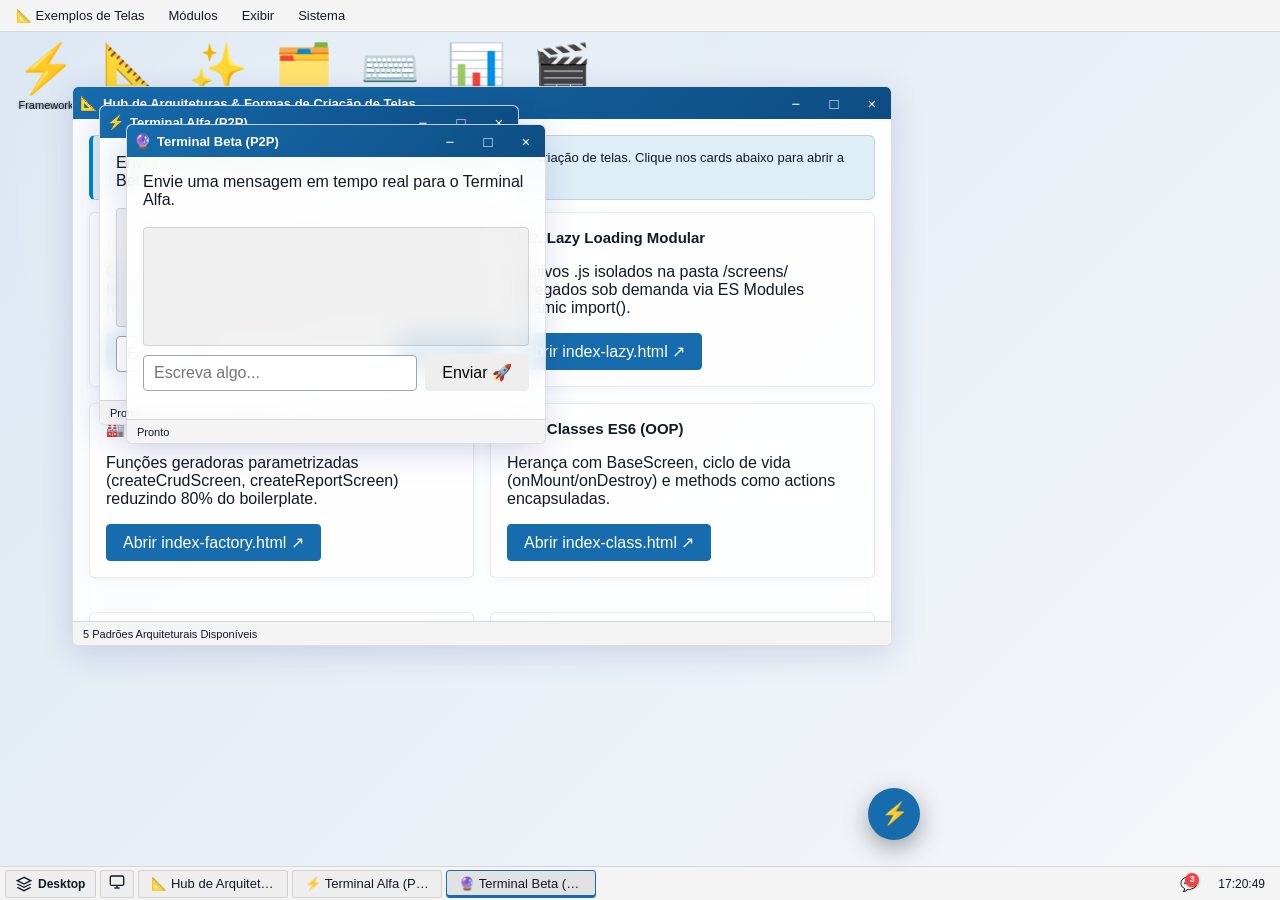
<file: index.html>
<!doctype html>
<html lang="pt-BR">

<head>
    <meta charset="utf-8">
    <meta name="viewport" content="width=device-width,initial-scale=1,maximum-scale=1">
    <title>Desktop Engine V1.5 - Ultimate Showcase</title>
    <link rel="stylesheet" href="./style.css?v=21">
</head>

<body>
    <div id="app"></div>

    <script type="module">
        import { Framework, EventBus } from './core.js?v=2';
        import { Desktop } from './desktop.js?v=2';
        import {
            MenuBar, StartMenu, ContextMenu, bindContextMenu, TreeView, Tabs, Modal, WebView, DraggableList, DataGrid,
            Form, Input, Textarea, Select, Checkbox, Toggle, Button,
            Grid, Card, Row, Col, Badge, ProgressBar, Table, createElement, printElement,
            Alert, Spinner, Toast, Accordion, Drawer, Breadcrumbs, Stepper,
            Slider, RadioGroup, Autocomplete, Tooltip, Avatar, Carousel, Skeleton,
            DockWidget, FloatButton,
            ShortcutContainer, Shortcut
        } from './ui.js?v=2';
        import { UI, ElementBuilder } from './ElementBuilder.js?v=2';

        const lookAndFeelsItensVar = {
            label: "Look and Feel (Skins de Interface)",
            items: [
                {
                    label: "📱 & 💻 Modernos & Translúcidos",
                    items: [
                        { label: "✨ Padrão (DesktopEngine)", action: () => Desktop.setLookAndFeel("default") },
                        { label: "🍎 Aqua Frosted (Vidro Fosco)", action: () => Desktop.setLookAndFeel("aqua-frosted") },
                        { label: "🪟 Fluent Acrylic (Acrílico)", action: () => Desktop.setLookAndFeel("fluent-acrylic") },
                        { label: "🤖 Material Tonal (Dynamic)", action: () => Desktop.setLookAndFeel("material-tonal") },
                        { label: "🍏 Cupertino Touch (Fluid)", action: () => Desktop.setLookAndFeel("cupertino-touch") },
                        { label: "🌌 One Touch (Curvas)", action: () => Desktop.setLookAndFeel("one-touch") },
                        { label: "🔲 Flat Tiles (Modern UI)", action: () => Desktop.setLookAndFeel("flat-tiles") }
                    ]
                },
                {
                    label: "🥽 & 🫧 Espacial & Tátil",
                    items: [
                        { label: "🥽 Spatial Glass (Imersivo)", action: () => Desktop.setLookAndFeel("spatial-glass") },
                        { label: "🫧 Neumorphism (Soft UI)", action: () => Desktop.setLookAndFeel("neumorphism") },
                        { label: "⚡ Tactical HUD (Cyberdeck)", action: () => Desktop.setLookAndFeel("tactical-hud") }
                    ]
                },
                {
                    label: "☕ Ecossistema Swing & Java",
                    items: [
                        { label: "☕ Steel Metal (Classic Swing)", action: () => Desktop.setLookAndFeel("steel-metal") },
                        { label: "🌊 Ocean Metal (Steel Blue)", action: () => Desktop.setLookAndFeel("ocean-metal") },
                        { label: "✨ Nimbus Vector (Vibrant)", action: () => Desktop.setLookAndFeel("nimbus-vector") },
                        { label: "🎨 Modern IDE (Studio Dark/Light)", action: () => Desktop.setLookAndFeel("flatlaf-ide") },
                        { label: "🌿 Modena Soft (Enterprise)", action: () => Desktop.setLookAndFeel("modena-soft") },
                        { label: "🔷 Caspian Slate (Dark Blue)", action: () => Desktop.setLookAndFeel("caspian-dark") }
                    ]
                },
                {
                    label: "🕹️ Clássicos & Retro 3D",
                    items: [
                        { label: "🟡 Yellow Tab (Media OS)", action: () => Desktop.setLookAndFeel("yellow-tab") },
                        { label: "🪟 Modern Glass (Centro)", action: () => Desktop.setLookAndFeel("win11") },
                        { label: "🪟 Modern Glass 2 (Flutuante)", action: () => Desktop.setLookAndFeel("win11-2") },
                        { label: "🕹️ Retro 3D (Chanfrado)", action: () => Desktop.setLookAndFeel("retro-3d") },
                        { label: "🔵 Luna Classic (Azul & Verde)", action: () => Desktop.setLookAndFeel("luna-blue") },
                        { label: "🪟 Aero Glass (Translúcido)", action: () => Desktop.setLookAndFeel("aero-glass") },
                        { label: "⬛ Dark Slate Cube (Workstation)", action: () => Desktop.setLookAndFeel("next-dark") },
                        { label: "💾 Workbench Retro (Topaz)", action: () => Desktop.setLookAndFeel("workbench-boing") },
                        { label: "🍏 Platinum Classic (Monocromático)", action: () => Desktop.setLookAndFeel("platinum-classic") },
                        { label: "💿 Brushed Metal (Classic)", action: () => Desktop.setLookAndFeel("brushed-metal") },
                        { label: "💿 Brushed Metal 2 (Sophisticated)", action: () => Desktop.setLookAndFeel("brushed-metal-2") },
                        { label: "🟦 Warp Enterprise (Cobalt)", action: () => Desktop.setLookAndFeel("warp-enterprise") }
                    ]
                },
                {
                    label: "🐧 Desktops Unix & Abertos",
                    items: [
                        { label: "🟠 Aubergine Orange (Humanist)", action: () => Desktop.setLookAndFeel("aubergine-orange") },
                        { label: "🕊️ Pantheon Pure (Light Minimal)", action: () => Desktop.setLookAndFeel("pantheon-pure") },
                        { label: "🚀 Cosmic Teal (Modern Desktop)", action: () => Desktop.setLookAndFeel("cosmic-teal") },
                        { label: "🪟 Tiling Grid (Minimal Tiling)", action: () => Desktop.setLookAndFeel("tiling-grid") },
                        { label: "🐭 Greybird Lite (Lightweight)", action: () => Desktop.setLookAndFeel("greybird-lite") },
                        { label: "🌌 Fusion Neon (Compositor)", action: () => Desktop.setLookAndFeel("e-fusion") },
                        { label: "⬛ X11 Dark Box (NeXT-Style)", action: () => Desktop.setLookAndFeel("x11-box") },
                        { label: "🟣 Motif Panel (UNIX CDE)", action: () => Desktop.setLookAndFeel("motif-panel") },
                        { label: "🐧 Adwaita Slate (Clean Flat)", action: () => Desktop.setLookAndFeel("adwaita-slate") },
                        { label: "⚙️ Breeze Plasma (Glass Glow)", action: () => Desktop.setLookAndFeel("breeze-plasma") }
                    ]
                },
                {
                    label: "💻 Console & Sci-Fi",
                    items: [
                        { label: "📟 DOS TUI (Text Console)", action: () => Desktop.setLookAndFeel("turbo-tui") },
                        { label: "⚡ Cyber Neon (Matrix HUD)", action: () => Desktop.setLookAndFeel("cyberpunk-neon") }
                    ]
                },
                {
                    label: "🎨 Ilustração & Cartoon",
                    items: [
                        { label: "✏️ Comic Doodle (Pastel Sketch)", action: () => Desktop.setLookAndFeel("comic-doodle") }
                    ]
                }
            ]
        };

        // --- ESTRUTURA GLOBAL DA ÁRVORE DE MENUS ---
        const globalSystemMenus = [
            {
                label: "📐 Exemplos de Telas",
                items: [
                    { label: "⚡ 1. Criação Direta (Inline)", action: () => window.location.href = 'index-direct.html' },
                    { label: "📦 2. Lazy Loading Modular", action: () => window.location.href = 'index-lazy.html' },
                    { label: "🏭 3. Factory / Geradores", action: () => window.location.href = 'index-factory.html' },
                    { label: "🏛️ 4. Classes ES6 (OOP)", action: () => window.location.href = 'index-class.html' },
                    { label: "📄 5. Templates HTML Puro", action: () => window.location.href = 'index-template.html' },
                    "separator",
                    { label: "Hub de Arquiteturas de Telas", screen: "hub_arquiteturas" },
                    "separator",
                    { label: "📦 Amazon.com (Showcase Comic Doodle)", screen: "amazon_comic" },
                    "separator",
                    { label: "🖥️ Layout macOS (index.html) [Atual]", action: () => Desktop.openScreen("hub_arquiteturas") },
                    { label: "🪟 Layout Windows (index2.html)", action: () => window.location.href = 'index2.html' },
                    { label: "📚 Documentação Oficial", action: () => window.location.href = 'docs.html' }
                ]
            },
            {
                label: "Módulos",
                items: [
                    { label: "⚡ Framework Híbrido & Fluent UI", screen: "modern_hybrid" },
                    { label: "Hub de Arquiteturas", screen: "hub_arquiteturas" },
                    "separator",
                    { label: "📊 Relatórios em Background (Workers)", screen: "background_reports" },
                    { label: "🪟 Janelas Modais Filhas (Dialogs)", screen: "child_modal_demo" },
                    { label: "⏱️ Monitor de Ciclo de Vida (Hooks)", screen: "lifecycle_demo" },
                    { label: "🛍️ CRUD de Produtos (API Python)", screen: "crud_api" },
                    { label: "Editor de Documentos (Window MenuBar)", screen: "editor" },
                    { label: "Painel de Controle (Lazy)", screen: "dashboard" },
                    { label: "Listagem Avançada (DataGrid) (Lazy)", screen: "datagrid" },
                    { label: "Navegador Web (Window MenuBar)", screen: "browser" },
                    { label: "Formulários e Cadastros", screen: "forms" },
                    { label: "Gerenciador de Tarefas", screen: "tasks" },
                    { label: "Showcase de Componentes", screen: "showcase" },
                    { label: "✨ Showcase de Animações", screen: "animation_showcase" },
                    "separator",
                    { label: "📟 Terminal Alfa (P2P EventBus)", screen: "terminal_alfa" },
                    { label: "📟 Terminal Beta (P2P EventBus)", screen: "terminal_beta" }
                ]
            },
            {
                label: "Exibir",
                items: [
                    { label: "📱 Alternar Modo Mobile / Desktop", action: () => Desktop.toggleMobileMode() },
                    "separator",
                    { label: "Organizar Janelas em Grade", action: () => Desktop.arrangeWindows() },
                    { label: "Mostrar Área de Trabalho", action: () => Desktop.showDesktop() }
                ]
            },
            {
                label: "Sistema",
                items: [
                    {
                        label: "Preferências",
                        items: [
                            {
                                label: "📱 Modo Responsivo",
                                items: [
                                    { label: "📱 Forçar Modo Mobile (Empilhado)", action: () => Desktop.setMobileMode("mobile") },
                                    { label: "🖥️ Forçar Modo Desktop (Flutuante)", action: () => Desktop.setMobileMode("desktop") },
                                    { label: "🔄 Detecção Automática (Viewport)", action: () => Desktop.setMobileMode("auto") }
                                ]
                            },
                            {
                                label: "📌 Posição da Barra de Tarefas",
                                items: [
                                    { label: "⬇️ Rodapé (Padrão)", action: () => Desktop.setTaskbarPosition("bottom") },
                                    { label: "⬆️ Topo", action: () => Desktop.setTaskbarPosition("top") },
                                    { label: "⬅️ Esquerda", action: () => Desktop.setTaskbarPosition("left") },
                                    { label: "➡️ Direita", action: () => Desktop.setTaskbarPosition("right") }
                                ]
                            },
                            {
                                label: "🧭 Exibição do MenuBar",
                                items: [
                                    { label: "🪟 Barra Separada (Global)", action: () => Desktop.setMenuBarMode("separate") },
                                    { label: "🔘 Integrado ao Menu Iniciar", action: () => Desktop.setMenuBarMode("startmenu") },
                                    "separator",
                                    { label: "⬆️ Posicionar no Topo", action: () => Desktop.setMenuBarPosition("top") },
                                    { label: "⬇️ Posicionar no Rodapé", action: () => Desktop.setMenuBarPosition("bottom") },
                                    { label: "⬅️ Posicionar na Esquerda", action: () => Desktop.setMenuBarPosition("left") },
                                    { label: "➡️ Posicionar na Direita", action: () => Desktop.setMenuBarPosition("right") }
                                ]
                            },
                            lookAndFeelsItensVar,
                            {
                                label: "💾 Configurações do Ambiente (JSON)",
                                items: [
                                    {
                                        label: "📤 Exportar Configuração (JSON)",
                                        action: () => {
                                            const jsonStr = Desktop.exportConfig(true);
                                            navigator.clipboard?.writeText(jsonStr);
                                            console.log("Configuração Exportada:\n", jsonStr);
                                            Desktop.notify("Configuração copiada para a Área de Transferência e console!", "success");
                                        }
                                    },
                                    {
                                        label: "📥 Carregar Configuração (Prompt)",
                                        action: () => {
                                            const input = prompt("Cole aqui o JSON de configuração do Desktop:", Desktop.exportConfig(true));
                                            if (input) {
                                                const loaded = Desktop.loadConfig(input);
                                                if (loaded) Desktop.notify("Configurações aplicadas com sucesso!", "success");
                                                else Desktop.notify("Erro ao analisar JSON de configuração.", "error");
                                            }
                                        }
                                    }
                                ]
                            },
                            { label: "Idioma...", action: () => Desktop.notify("Idioma em pt-BR", "info") }
                        ]
                    },
                    "separator",
                    { label: "Sobre (Lazy Load)", screen: "sobre" }
                ]
            }
        ];

        // Menus dedicados ao Menu Iniciar da Barra de Tarefas
        const nativeStartMenus = [
            {
                label: "Aplicativos Rápidos",
                icon: "🚀",
                items: [
                    { label: "📊 Painel de Controle (Lazy)", screen: "dashboard" },
                    { label: "📝 Editor de Documentos", screen: "editor" },
                    { label: "🛍️ CRUD de Produtos", screen: "crud_api" },
                    { label: "📦 Amazon.com (Comic Showcase)", screen: "amazon_comic" },
                    { label: "Showcase de Componentes UI", screen: "showcase" }
                ]
            }
        ];

        // Menu de Contexto da Área de Trabalho (Desktop)
        const desktopContextMenus = [
            { label: "Hub de Arquiteturas de Telas", screen: "hub_arquiteturas" },
            "separator",
            { label: "📊 Relatórios em Background (Workers)", screen: "background_reports" },
            { label: "🪟 Janelas Modais Filhas (Dialogs)", screen: "child_modal_demo" },
            { label: "⏱️ Monitor de Ciclo de Vida (Hooks)", screen: "lifecycle_demo" },
            { label: "🛍️ CRUD de Produtos (API Python)", screen: "crud_api" },
            { label: "Abrir Editor com MenuBar (Lazy)", screen: "editor" },
            { label: "Nova Anotação Rápida", action: () => abrirAnotacao() },
            "separator",
            { label: "📦 Abrir Amazon.com (Showcase Comic)", screen: "amazon_comic" },
            "separator",
            { label: "Abrir Painel (Lazy)", screen: "dashboard" },
            { label: "Abrir DataGrid (Lazy)", screen: "datagrid" },
            "separator",
            { label: "📟 Abrir Terminal Alfa (P2P)", screen: "terminal_alfa" },
            { label: "📟 Abrir Terminal Beta (P2P)", screen: "terminal_beta" },
            "separator",
            lookAndFeelsItensVar
        ];

        // --- INICIALIZAÇÃO HÍBRIDA DO DESKTOP ENGINE (DECLARATIVA + PROGRAMÁTICA) ---
        Desktop.init({
            windowsContainerId: "windows",
            taskbarContainerId: "taskWindows",
            taskbarPosition: "bottom", // Pode ser 'top', 'bottom', 'left', 'right'
            showDesktopButton: true,
            clock: { format: "pt-BR", showSeconds: true },
            menuBar: globalSystemMenus,
            startMenu: nativeStartMenus,
            contextMenu: {
                items: desktopContextMenus,
                allowNativeKey: "shift"
            }
        });

        // --- TELAS DO SHOWCASE ---

        // 1. Tela Multi-instância (Post-it / Anotação)
        let anotacaoCount = 1;
        function abrirAnotacao() {
            const AnotacaoScreen = {
                title: `Anotação #${anotacaoCount++}`,
                icon: "📝",
                width: 320,
                height: 260,
                singleInstance: false, // Pode abrir infinitas!
                state: { texto: "" },
                view() {
                    return createElement("div", "flex-col", [
                        Textarea({
                            bind: "texto",
                            instance: this,
                            placeholder: "Digite sua anotação...",
                            style: "height: 100%; display: flex; flex-direction: column; flex: 1;",
                            inputStyle: "flex: 1; resize: none; height: 100%;"
                        })
                    ]);
                }
            };
            Desktop.open(Framework.createWindow(AnotacaoScreen, `anotacao_${Date.now()}`, Desktop));
        }

        // 2. Telas Modulares são carregadas sob demanda da pasta ./screens/
        // (EditorScreen, BrowserScreen, DashboardScreen, DataGridScreen e SobreScreen estão em /screens)

        const TaskScreen = {
            title: "Gerenciador de Tarefas",
            icon: "✅",
            width: 450,
            height: 500,
            singleInstance: true,
            state: {
                tarefas: [
                    "Finalizar relatório mensal",
                    "Reunião de alinhamento com a diretoria",
                    "Aprovar pagamentos do setor de TI",
                    "Revisar arquitetura do sistema v0.3",
                    "Planejar confraternização da equipe"
                ]
            },
            actions: {
                reorder: [async (ctx, next, newItems) => {
                    ctx.instance.setStatus("Ordem salva: " + new Date().toLocaleTimeString());
                }]
            },
            view() {
                return createElement("div", "", [
                    Card({
                        title: "Priorize arrastando (Drag & Drop)", children: [
                            DraggableList({ bindItems: "tarefas", onReorder: "reorder", instance: this })
                        ]
                    })
                ]);
            }
        };

        const FormsScreen = {
            title: "Cadastro Avançado",
            icon: "📝",
            width: 600,
            height: 550,
            singleInstance: true,
            status: "Aguardando preenchimento",
            state: {
                nome: "", dataNasc: "", salario: "", senioridade: "pleno", ativo: true
            },
            actions: {
                salvar: [async (ctx) => {
                    ctx.instance.openModal({
                        title: "Confirmar Inclusão",
                        children: (modal) => [
                            createElement("p", "", [`Deseja salvar o funcionário ${ctx.state.nome}?`]),
                            Button({
                                text: "Sim, salvar", onClick: () => {
                                    Desktop.notify("Salvo com sucesso!", "success");
                                    ctx.instance.setStatus(`Salvo em ${new Date().toLocaleTimeString()}`);
                                    modal.close();
                                }, variant: "success"
                            })
                        ]
                    });
                }]
            },
            view() {
                return createElement("div", "", [
                    Card({
                        title: "Dados Pessoais", children: [
                            Grid({
                                columns: 2, children: [
                                    Input({ label: "Nome Completo", bind: "nome", instance: this }),
                                    Input({ label: "Data de Nascimento", bind: "dataNasc", instance: this, type: "date" })
                                ]
                            }),
                            Grid({
                                columns: 2, children: [
                                    Input({ label: "Pretensão Salarial", bind: "salario", instance: this, type: "number" }),
                                    Select({
                                        label: "Senioridade", bind: "senioridade", instance: this, options: [
                                            { label: "Júnior", value: "junior" },
                                            { label: "Pleno", value: "pleno" },
                                            { label: "Sênior", value: "senior" }
                                        ]
                                    })
                                ]
                            }),
                            Row({
                                children: [
                                    Toggle({ label: "Funcionário Ativo", bind: "ativo", instance: this })
                                ]
                            })
                        ]
                    }),
                    createElement("br", "", []),
                    Button({ text: "Salvar Cadastro", onClick: "salvar", instance: this, variant: "primary" })
                ]);
            }
        };

        const ComponentShowcaseScreen = {
            title: "Showcase de Componentes UI",
            icon: "✨",
            width: 850,
            height: 600,
            singleInstance: true,
            state: {
                step: 0,
                volume: 50,
                laf: Desktop.getLookAndFeel ? Desktop.getLookAndFeel() : "default",
                taskbarPos: Desktop.getTaskbarPosition ? Desktop.getTaskbarPosition() : "bottom",
                menubarPos: Desktop.getMenuBarPosition ? Desktop.getMenuBarPosition() : "top",
                pais: ["Brasil"],
                menuLateral: false
            },
            onMount() {
                // Sincroniza com as configurações reais ativas do Desktop
                this.state.laf = Desktop.getLookAndFeel ? Desktop.getLookAndFeel() : "default";
                this.state.taskbarPos = Desktop.getTaskbarPosition ? Desktop.getTaskbarPosition() : "bottom";
                this.state.menubarPos = Desktop.getMenuBarPosition ? Desktop.getMenuBarPosition() : "top";

                this._unsubEvents = [
                    EventBus.on("laf:change", (l) => { this.state.laf = l; }),
                    EventBus.on("taskbar:positionchange", (p) => { this.state.taskbarPos = p; }),
                    EventBus.on("menubar:positionchange", (m) => { this.state.menubarPos = m; })
                ];
            },
            onDestroy() {
                if (this._unsubEvents) {
                    this._unsubEvents.forEach(unsub => unsub && unsub());
                }
            },
            actions: {
                nextStep: [async (ctx) => {
                    if (ctx.state.step < 3) ctx.state.step++;
                    Toast({ message: "Avançou para o passo " + (ctx.state.step + 1), type: "info" });
                }],
                prevStep: [async (ctx) => {
                    if (ctx.state.step > 0) ctx.state.step--;
                }],
                toggleDrawer: [async (ctx) => {
                    ctx.state.menuLateral = !ctx.state.menuLateral;
                }],
                salvarTudo: [async (ctx) => {
                    Toast({ message: "Dados do showcase salvos no sistema!", type: "success" });
                }],
                abrirModalLocal: [async (ctx) => {
                    const modal = (ctx.instance && typeof ctx.instance.openModal === 'function')
                        ? ctx.instance.openModal({
                            title: "Modal Local",
                            children: (m) => [
                                createElement("p", "", ["Este modal está restrito aos limites da janela."]),
                                Button({ text: "Fechar", onClick: () => m.close() })
                            ]
                        })
                        : Modal({
                            title: "Modal Local",
                            instance: ctx.instance,
                            children: (m) => [
                                createElement("p", "", ["Este modal está restrito aos limites da janela."]),
                                Button({ text: "Fechar", onClick: () => m.close() })
                            ]
                        });
                }],
                abrirModalGlobal: [async (ctx) => {
                    const modal = Desktop.openModal({
                        title: "Modal Global",
                        children: (m) => [
                            createElement("p", "", ["Este modal se sobrepõe a TODAS as janelas e ao Desktop."]),
                            Button({ text: "Fechar", onClick: () => m.close() })
                        ]
                    });
                }]
            },
            view() {
                // Aplica o Look and Feel se tiver sido modificado pelo select da tela
                if (Desktop && typeof Desktop.setLookAndFeel === 'function' && Desktop.getLookAndFeel() !== this.state.laf) {
                    Desktop.setLookAndFeel(this.state.laf);
                }

                // Aplica a posição da Barra de Tarefas se tiver sido modificada pelo select
                if (Desktop && typeof Desktop.setTaskbarPosition === 'function' && Desktop.getTaskbarPosition() !== this.state.taskbarPos) {
                    Desktop.setTaskbarPosition(this.state.taskbarPos);
                }

                // Aplica a posição do MenuBar se tiver sido modificada pelo select
                if (Desktop && typeof Desktop.setMenuBarPosition === 'function' && Desktop.getMenuBarPosition() !== this.state.menubarPos) {
                    Desktop.setMenuBarPosition(this.state.menubarPos);
                }

                return createElement("div", "", [
                    // GRUPO 2: Drawer e Breadcrumbs
                    Drawer({
                        bind: "menuLateral", side: "left", instance: this, content: [
                            createElement("h3", "", ["Menu do Showcase"]),
                            createElement("p", "", ["Este é um painel off-canvas integrado ao state."])
                        ]
                    }),
                    Breadcrumbs({
                        items: [
                            { label: "Módulos", action: () => Toast({ message: "Você clicou no breadcrumb", type: "info" }) },
                            { label: "Showcase UI" }
                        ]
                    }),

                    Row({
                        children: [
                            Col({
                                style: "flex: 1;", children: [
                                    createElement("h2", "", ["Painel de Elementos Visuais"]),
                                ]
                            }),
                            Row({
                                style: "gap: 8px;", children: [
                                    Button({ text: "Modal Local", onClick: "abrirModalLocal", instance: this }),
                                    Button({ text: "Modal Global", onClick: "abrirModalGlobal", instance: this, variant: "danger" }),
                                    Button({ text: "Abrir Drawer Esq.", onClick: "toggleDrawer", instance: this })
                                ]
                            })
                        ]
                    }),

                    // GRUPO 2: Stepper
                    Stepper({ steps: ["Configuração", "Preferências", "Visual", "Confirmação"], currentStep: this.state.step }),

                    Row({
                        children: [
                            // Coluna Esquerda
                            Col({
                                style: "flex: 1; margin-right: 16px;", children: [
                                    Card({
                                        title: "Aparência e Look & Feel do Sistema", children: [
                                            Select({
                                                label: "Look and Feel (Design do Sistema)", bind: "laf", instance: this, options: [
                                                    // ── Padrão ──────────────────────────────────
                                                    { label: "✨ Padrão (DesktopEngine Modern)", value: "default" },

                                                    // ── macOS / Apple ───────────────────────────
                                                    { label: "─── macOS / Apple ───", value: "default", disabled: true },
                                                    { label: "🍎 Aqua Frosted (Vidro Fosco)", value: "aqua-frosted" },
                                                    { label: "💠 Cupertino Touch (iOS Style)", value: "cupertino-touch" },

                                                    // ── Windows ─────────────────────────────────
                                                    { label: "─── Modern Glass ───", value: "default", disabled: true },
                                                    { label: "🪟 Modern Glass (Centro)", value: "win11" },
                                                    { label: "🪟 Modern Glass 2 (Flutuante)", value: "win11-2" },
                                                    { label: "🪟 Aero Glass (Translúcido)", value: "aero-glass" },
                                                    { label: "🌀 Fluent Acrylic (Acrílico Moderno)", value: "fluent-acrylic" },
                                                    { label: "🔵 Luna Classic (Azul & Verde)", value: "luna-blue" },
                                                    { label: "🕹️ Retro 3D (Chanfrado)", value: "retro-3d" },
                                                    { label: "⬛ Dark Slate (Next Dark)", value: "next-dark" },
                                                    { label: "💾 Workbench Boing (Retro Cores)", value: "workbench-boing" },

                                                    // ── Java / Enterprise ────────────────────────
                                                    { label: "─── Java / Enterprise ───", value: "default", disabled: true },
                                                    { label: "☕ Steel Metal (Classic Swing)", value: "steel-metal" },
                                                    { label: "🌊 Ocean Metal (Steel Blue)", value: "ocean-metal" },
                                                    { label: "✨ Nimbus Vector (Vibrant)", value: "nimbus-vector" },
                                                    { label: "🎨 FlatLaf IDE (Studio Dark/Light)", value: "flatlaf-ide" },
                                                    { label: "🌿 Modena Soft (Enterprise)", value: "modena-soft" },
                                                    { label: "🔷 Caspian Slate (Dark Blue)", value: "caspian-dark" },
                                                    { label: "🟡 Yellow Tab (Media Style)", value: "yellow-tab" },
                                                    { label: "🍏 Platinum Classic (Monocromático)", value: "platinum-classic" },
                                                    { label: "💿 Brushed Metal (Classic)", value: "brushed-metal" },
                                                    { label: "💿 Brushed Metal 2 (Sophisticated)", value: "brushed-metal-2" },
                                                    { label: "🟦 Warp Enterprise (Cobalt)", value: "warp-enterprise" },

                                                    // ── Modern UI ───────────────────────────────
                                                    { label: "─── Modern UI ───", value: "default", disabled: true },
                                                    { label: "🌫️ Spatial Glass (Imersivo)", value: "spatial-glass" },
                                                    { label: "🔘 Neumorphism (Soft UI)", value: "neumorphism" },
                                                    { label: "💜 Material Tonal (Material You)", value: "material-tonal" },
                                                    { label: "⚫ One Touch (Curvas Suaves)", value: "one-touch" },
                                                    { label: "▦ Flat Tiles (Modern UI)", value: "flat-tiles" },
                                                    { label: "🎯 Tactical HUD (Cyberdeck)", value: "tactical-hud" },

                                                    // ── Unix / Linux ─────────────────────────────
                                                    { label: "─── Unix / Linux ───", value: "default", disabled: true },
                                                    { label: "🟠 Aubergine Orange (Ubuntu Yaru)", value: "aubergine-orange" },
                                                    { label: "🏔️ Pantheon Pure (Light Minimal)", value: "pantheon-pure" },
                                                    { label: "🌊 Cosmic Teal (Modern Desktop)", value: "cosmic-teal" },
                                                    { label: "▦ Tiling Grid (i3/TWM Tiling)", value: "tiling-grid" },
                                                    { label: "🩶 Greybird Lite (Lightweight)", value: "greybird-lite" },
                                                    { label: "⚡ E-Fusion (Glow Compositor)", value: "e-fusion" },
                                                    { label: "🖥️ X11 Box (GNUstep/NeXT)", value: "x11-box" },
                                                    { label: "🟣 Motif Panel (UNIX CDE/Solaris)", value: "motif-panel" },
                                                    { label: "🐧 Adwaita Slate (GNOME Clean)", value: "adwaita-slate" },
                                                    { label: "⚙️ Breeze Plasma (KDE Plasma)", value: "breeze-plasma" },

                                                    // ── Especial / Terminal / Ilustração ─────────
                                                    { label: "─── Especial / Ilustração ───", value: "default", disabled: true },
                                                    { label: "📟 Turbo TUI (DOS Console)", value: "turbo-tui" },
                                                    { label: "⚡ Cyberpunk Neon (Matrix HUD)", value: "cyberpunk-neon" },
                                                    { label: "✏️ Comic Doodle (Pastel Sketch)", value: "comic-doodle" }
                                                ]
                                            }),
                                            Grid({
                                                columns: 2, children: [
                                                    Select({
                                                        label: "📌 Posição da Barra de Tarefas", bind: "taskbarPos", instance: this, options: [
                                                            { label: "⬇️ Rodapé (Padrão)", value: "bottom" },
                                                            { label: "⬆️ Topo", value: "top" },
                                                            { label: "⬅️ Esquerda", value: "left" },
                                                            { label: "➡️ Direita", value: "right" }
                                                        ]
                                                    }),
                                                    Select({
                                                        label: "🧭 Exibição / Posição do MenuBar", bind: "menubarPos", instance: this, options: [
                                                            { label: "⬆️ Topo (Barra Separada)", value: "top" },
                                                            { label: "⬇️ Rodapé (Barra Separada)", value: "bottom" },
                                                            { label: "⬅️ Esquerda (Barra Separada)", value: "left" },
                                                            { label: "➡️ Direita (Barra Separada)", value: "right" },
                                                            { label: "🔘 Apenas no Menu Iniciar (Ocultar Barra)", value: "none" }
                                                        ]
                                                    })
                                                ]
                                            }),
                                            Slider({ label: "Nível de Intensidade", bind: "volume", min: 0, max: 100, instance: this }),
                                            Autocomplete({ label: "Países de Atuação", bind: "pais", multiple: true, options: ["Brasil", "Estados Unidos", "Alemanha", "França", "Itália", "Japão"], instance: this })
                                        ]
                                    }),

                                    createElement("br", "", []),

                                    Card({
                                        title: "Feedback e Notificações", children: [
                                            // GRUPO 1: Feedback
                                            Alert({ text: "Esta é uma demonstração de todos os novos componentes reunidos.", variant: "success" }),
                                            Row({
                                                style: "align-items: center; gap: 12px;", children: [
                                                    Spinner({ size: "20px", color: "var(--btn-primary)" }),
                                                    createElement("span", "", ["Carregando recursos em segundo plano..."])
                                                ]
                                            })
                                        ]
                                    })
                                ]
                            }),

                            // Coluna Direita
                            Col({
                                style: "flex: 1;", children: [
                                    Card({
                                        title: "Componentes Visuais", children: [
                                            // GRUPO 4: Visuais
                                            Row({
                                                style: "align-items: center; gap: 16px; margin-bottom: 16px;", children: [
                                                    Tooltip({
                                                        position: "top", content: "Administrador Online", children:
                                                            Avatar({ initials: "AD", status: "online", size: 48 })
                                                    }),
                                                    Col({
                                                        children: [
                                                            createElement("strong", "", ["Admin System"]),
                                                            createElement("span", "text-secondary", ["Nível: Acesso Total"])
                                                        ]
                                                    })
                                                ]
                                            }),

                                            createElement("label", "", ["Destaques Recentes (Carousel)"]),
                                            Carousel({
                                                height: "120px",
                                                controlsPosition: "bottom-center",
                                                prevControl: Button({ text: "◀" }),
                                                nextControl: Button({ text: "▶" }),
                                                items: [
                                                    createElement("div", "p-3 text-center", ["Destaque 1"]),
                                                    createElement("div", "p-3 text-center", ["Destaque 2"]),
                                                    createElement("div", "p-3 text-center", ["Destaque 3"]),
                                                    createElement("div", "p-3 text-center", ["Destaque 4"])
                                                ]
                                            }),

                                            createElement("br", "", []),
                                            createElement("label", "", ["Carregamento Simulado (Skeleton)"]),
                                            Skeleton({ width: "100%", height: "40px", shape: "rect" })
                                        ]
                                    }),

                                    createElement("br", "", []),

                                    Card({
                                        title: "Seções Dinâmicas", children: [
                                            // GRUPO 2: Accordion
                                            Accordion({
                                                instance: this, items: [
                                                    { title: "Mais Opções", content: "Aqui poderiam existir sub-configurações." },
                                                    { title: "Ajuda do Sistema", content: "Entre em contato com o suporte para mais informações." }
                                                ]
                                            })
                                        ]
                                    })
                                ]
                            })
                        ]
                    }),

                    createElement("br", "", []),
                    Row({
                        style: "justify-content: space-between;", children: [
                            Button({ text: "Passo Anterior", onClick: "prevStep", instance: this }),
                            Row({
                                style: "gap: 8px;", children: [
                                    Button({ text: "Avançar Passo", onClick: "nextStep", instance: this }),
                                    Button({ text: "Concluir Setup", onClick: "salvarTudo", instance: this, variant: "primary" })
                                ]
                            })
                        ]
                    }),

                    // --- COMPONENTES ANCORADOS LOCALMENTE DENTRO DESTA JANELA ---
                    DockWidget({
                        title: "Console da Janela",
                        icon: "📑",
                        badge: 1,
                        position: "bottom-left",
                        width: "250px",
                        height: "180px",
                        instance: this,
                        content: [
                            "💡 DockWidget em modo local.",
                            "Este painel está contido 100% dentro desta janela."
                        ]
                    }),

                    FloatButton({
                        icon: "⚡",
                        tooltip: "Ações da Janela",
                        position: "bottom-right",
                        variant: "success",
                        instance: this,
                        actions: [
                            {
                                icon: "💾",
                                label: "Salvar Dados",
                                variant: "primary",
                                action: () => Toast({ message: "Ação disparada de dentro da janela!", type: "success" })
                            },
                            {
                                icon: "🔄",
                                label: "Resetar Etapas",
                                variant: "danger",
                                action: () => {
                                    this.state.step = 0;
                                    Toast({ message: "Etapas resetadas!", type: "info" });
                                }
                            }
                        ]
                    })
                ]);
            }
        };

        // 0. Central / Hub de Arquiteturas de Telas
        const HubArquiteturasScreen = {
            title: "Hub de Arquiteturas & Formas de Criação de Telas",
            icon: "📐",
            width: 820,
            height: 560,
            singleInstance: true,
            status: "5 Padrões Arquiteturais Disponíveis",
            state: {},
            view() {
                return createElement("div", "", [
                    Alert({
                        text: "O DesktopEngine suporta múltiplos paradigmas de desenvolvimento para criação de telas. Clique nos cards abaixo para abrir a página dedicada de cada arquitetura!",
                        variant: "info"
                    }),
                    Grid({
                        columns: 2,
                        children: [
                            Card({
                                title: "⚡ 1. Criação Direta (Inline)",
                                children: [
                                    createElement("p", "text-secondary", ["Objetos literais declarados no próprio script. Ideal para post-its, multi-instâncias e utilitários rápidos."]),
                                    Button({ text: "Abrir index-direct.html ↗", onClick: () => window.location.href = 'index-direct.html', variant: "primary" })
                                ]
                            }),
                            Card({
                                title: "📦 2. Lazy Loading Modular",
                                children: [
                                    createElement("p", "text-secondary", ["Arquivos .js isolados na pasta /screens/ carregados sob demanda via ES Modules dynamic import()."]),
                                    Button({ text: "Abrir index-lazy.html ↗", onClick: () => window.location.href = 'index-lazy.html', variant: "primary" })
                                ]
                            }),
                            Card({
                                title: "🏭 3. Factory / Geradores",
                                children: [
                                    createElement("p", "text-secondary", ["Funções geradoras parametrizadas (createCrudScreen, createReportScreen) reduzindo 80% do boilerplate."]),
                                    Button({ text: "Abrir index-factory.html ↗", onClick: () => window.location.href = 'index-factory.html', variant: "primary" })
                                ]
                            }),
                            Card({
                                title: "🏛️ 4. Classes ES6 (OOP)",
                                children: [
                                    createElement("p", "text-secondary", ["Herança com BaseScreen, ciclo de vida (onMount/onDestroy) e methods como actions encapsuladas."]),
                                    Button({ text: "Abrir index-class.html ↗", onClick: () => window.location.href = 'index-class.html', variant: "primary" })
                                ]
                            })
                        ]
                    }),
                    createElement("br", "", []),
                    Grid({
                        columns: 2,
                        children: [
                            Card({
                                title: "📄 5. Templates HTML Puro",
                                children: [
                                    createElement("p", "text-secondary", ["Telas desenhadas diretamente com marcação HTML, Template Strings ou tags <template> nativas."]),
                                    Button({ text: "Abrir index-template.html ↗", onClick: () => window.location.href = 'index-template.html', variant: "primary" })
                                ]
                            }),
                            Card({
                                title: "✨ 6. MenuBar em Janelas",
                                children: [
                                    createElement("p", "text-secondary", ["Cada janela pode ter sua própria barra de menus em cascata com atalhos, ícones e ações reativas."]),
                                    Button({ text: "Abrir Editor com MenuBar ↗", onClick: () => Desktop.openScreen("editor"), variant: "success" })
                                ]
                            })
                        ]
                    }),
                    createElement("br", "", []),
                    Grid({
                        columns: 2,
                        children: [
                            Card({
                                title: "⏱️ 7. Ciclo de Vida (13 Hooks)",
                                children: [
                                    createElement("p", "text-secondary", ["Demonstração interativa dos 13 hooks (beforeMount, onMount, onFocus, beforeClose, onDestroy, etc.)."]),
                                    Button({ text: "Abrir Monitor de Ciclo de Vida ↗", onClick: () => Desktop.openScreen("lifecycle_demo"), variant: "primary" })
                                ]
                            }),
                            Card({
                                title: "🛍️ 8. CRUD com API REST",
                                children: [
                                    createElement("p", "text-secondary", ["Exemplo prático de consumo de API assíncrona com Basic Auth e persistência de dados."]),
                                    Button({ text: "Abrir Gerenciador de Produtos ↗", onClick: () => Desktop.openScreen("crud_api"), variant: "primary" })
                                ]
                            }),
                            Card({
                                title: "🪟 9. Janelas Filhas (Dialogs)",
                                children: [
                                    createElement("p", "text-secondary", ["Sub-janelas modais acopladas à janela mãe com bloqueio local, foco e retorno assíncrono."]),
                                    Button({ text: "Abrir Diálogos Modais ↗", onClick: () => Desktop.openScreen("child_modal_demo"), variant: "primary" })
                                ]
                            }),
                            Card({
                                title: "📊 10. Relatórios em Segundo Plano",
                                children: [
                                    createElement("p", "text-secondary", ["Geração de relatórios pesados e tarefas assíncronas com Web Workers mantendo 60 FPS na UI."]),
                                    Button({ text: "Abrir Relatórios Background ↗", onClick: () => Desktop.openScreen("background_reports"), variant: "success" })
                                ]
                            })
                        ]
                    })
                ]);
            }
        };

        const TerminalAlfaScreen = {
            title: "Terminal Alfa (P2P)",
            icon: "⚡",
            width: 420,
            height: 320,
            singleInstance: true,
            state: {
                messageToSend: "",
                receivedMessages: []
            },
            onMount() {
                this._cb = (msg) => {
                    this.state.receivedMessages.push(msg);
                    this.update();
                };
                EventBus.on("p2p:to-alfa", this._cb);
            },
            onDestroy() {
                if (this._cb) {
                    EventBus.off("p2p:to-alfa", this._cb);
                }
            },
            actions: {
                send: [async (ctx) => {
                    const text = ctx.state.messageToSend.trim();
                    if (!text) return;
                    const timestamp = new Date().toLocaleTimeString('pt-BR');
                    const msg = `[${timestamp}] ⚡ Alfa: ${text}`;
                    EventBus.emit("p2p:to-beta", msg);
                    ctx.state.receivedMessages.push(`[${timestamp}] Eu: ${text}`);
                    ctx.state.messageToSend = "";
                    ctx.instance.update();
                }]
            },
            view() {
                const msgList = createElement("div", "",
                    this.state.receivedMessages.map(m => createElement("div", "", [m]))
                );
                msgList.style.cssText = "flex: 1; overflow-y: auto; background: rgba(0,0,0,0.05); border-radius: 4px; padding: 8px; margin-bottom: 8px; font-family: monospace; font-size: 11px; height: 180px; border: 1px solid var(--win-border); display: flex; flex-direction: column; gap: 4px;";

                return createElement("div", "flex-col", [
                    createElement("div", "", ["Envie uma mensagem em tempo real para o Terminal Beta."]),
                    createElement("br", "", []),
                    msgList,
                    Row({
                        style: "gap: 8px; align-items: flex-end;",
                        children: [
                            Input({ bind: "messageToSend", instance: this, placeholder: "Escreva algo...", style: "flex: 1;" }),
                            Button({ text: "Enviar 🚀", onClick: "send", instance: this, variant: "primary" })
                        ]
                    })
                ]);
            }
        };

        const TerminalBetaScreen = {
            title: "Terminal Beta (P2P)",
            icon: "🔮",
            width: 420,
            height: 320,
            singleInstance: true,
            state: {
                messageToSend: "",
                receivedMessages: []
            },
            onMount() {
                this._cb = (msg) => {
                    this.state.receivedMessages.push(msg);
                    this.update();
                };
                EventBus.on("p2p:to-beta", this._cb);
            },
            onDestroy() {
                if (this._cb) {
                    EventBus.off("p2p:to-beta", this._cb);
                }
            },
            actions: {
                send: [async (ctx) => {
                    const text = ctx.state.messageToSend.trim();
                    if (!text) return;
                    const timestamp = new Date().toLocaleTimeString('pt-BR');
                    const msg = `[${timestamp}] 🔮 Beta: ${text}`;
                    EventBus.emit("p2p:to-alfa", msg);
                    ctx.state.receivedMessages.push(`[${timestamp}] Eu: ${text}`);
                    ctx.state.messageToSend = "";
                    ctx.instance.update();
                }]
            },
            view() {
                const msgList = createElement("div", "",
                    this.state.receivedMessages.map(m => createElement("div", "", [m]))
                );
                msgList.style.cssText = "flex: 1; overflow-y: auto; background: rgba(0,0,0,0.05); border-radius: 4px; padding: 8px; margin-bottom: 8px; font-family: monospace; font-size: 11px; height: 180px; border: 1px solid var(--win-border); display: flex; flex-direction: column; gap: 4px;";

                return createElement("div", "flex-col", [
                    createElement("div", "", ["Envie uma mensagem em tempo real para o Terminal Alfa."]),
                    createElement("br", "", []),
                    msgList,
                    Row({
                        style: "gap: 8px; align-items: flex-end;",
                        children: [
                            Input({ bind: "messageToSend", instance: this, placeholder: "Escreva algo...", style: "flex: 1;" }),
                            Button({ text: "Enviar 🚀", onClick: "send", instance: this, variant: "success" })
                        ]
                    })
                ]);
            }
        };

        const AnimationShowcaseScreen = {
            title: "Showcase de Animações",
            icon: "✨",
            width: 500,
            height: 520,
            singleInstance: true,
            state: { lastAnim: "Nenhuma" },
            view() {
                const anims = [
                    { label: "Fade (Esmaecer)", val: "fade" },
                    { label: "Pop (Mola)", val: "pop" },
                    { label: "Zoom", val: "zoom" },
                    { label: "Slide Right", val: "slide-right" },
                    { label: "Slide Left", val: "slide-left" },
                    { label: "Slide Up", val: "slide-up" },
                    { label: "Slide Down", val: "slide-down" },
                    { label: "Flip 3D", val: "flip-3d" },
                    { label: "Hinge (Dobradiça)", val: "hinge" },
                    { label: "None (Sem animação)", val: "none" }
                ];

                const createBtns = (isModal) => {
                    return anims.map(a => Button({
                        text: `${a.label}`,
                        variant: isModal ? "primary" : "secondary",
                        onClick: () => {
                            this.state.lastAnim = a.label;
                            if (isModal) {
                                this.openModal({
                                    title: `Modal: ${a.label}`,
                                    animation: a.val,
                                    closeAnimation: a.val,
                                    width: 300,
                                    height: 200,
                                    children: [createElement("p", "", [`Animação ${a.val} em ação!`])]
                                });
                            } else {
                                Desktop.open(Framework.createWindow({
                                    title: `Janela: ${a.label}`,
                                    width: 350, height: 250,
                                    animation: a.val,
                                    closeAnimation: a.val,
                                    view: () => createElement("p", "p-4", [`Animação ${a.val} na Janela!`])
                                }, `win_anim_${Date.now()}`, Desktop));
                            }
                        }
                    }));
                };

                return createElement("div", "flex-col", [
                    createElement("div", "flex-col gap-3 p-2", [
                        createElement("h3", "", ["Testar Animações em Modais"]),
                        createElement("div", "flex-row flex-wrap gap-2", createBtns(true)),
                        createElement("hr", "my-2", []),
                        createElement("h3", "", ["Testar Animações em Janelas"]),
                        createElement("div", "flex-row flex-wrap gap-2", createBtns(false)),
                        createElement("hr", "my-2", []),
                        createElement("p", "", [
                            "Última animação testada: ",
                            createElement("b", "", [this.state.lastAnim || "Nenhuma"])
                        ])
                    ])
                ]);
            }
        };

        // ============================================================
        //  ShortcutShowcaseScreen — Demonstração de Shortcut & ShortcutContainer
        // ============================================================
        const ShortcutShowcaseScreen = {
            title: "🗂️ Showcase: Shortcut & ShortcutContainer",
            icon: "🗂️",
            width: 860,
            height: 620,
            singleInstance: true,
            status: "Atalhos no Desktop e em Janelas",
            state: { log: [] },
            view() {
                const self = this;
                function log(msg) {
                    self.state.log.unshift(`[${new Date().toLocaleTimeString('pt-BR')}] ${msg}`);
                    if (self.state.log.length > 8) self.state.log.pop();
                    self.update();
                }

                // ---- Container dinâmico (programático) ----
                const dynamicContainer = ShortcutContainer({
                    shortcutSize: '90px',
                    gap: '10px',
                    width: '100%',
                    height: '220px',
                    scroll: true,
                    border: true,
                    sort: 'asc',
                    contextMenu: [
                        { label: "Atualizar Container", icon: "🔄", action: () => log('Container atualizado via Menu de Contexto!') },
                        { label: "Propriedades", icon: "⚙️", action: () => log('Abrindo propriedades do container...') }
                    ],
                    shortcuts: [
                        Shortcut({
                            label: 'Calculadora',
                            icon: '🧮',
                            type: 'app',
                            action: () => log('Calculadora aberta!'),
                            contextMenu: [
                                { label: "Abrir em Nova Janela", icon: "🪟", action: () => log('Calculadora: Abrir em nova janela') },
                                { label: "Desinstalar", icon: "🗑️", action: () => log('Calculadora: Desinstalar clicado') }
                            ]
                        }),
                        Shortcut({ label: 'Notas', icon: '📝', type: 'app', action: () => log('Notas abertas!') }),
                        Shortcut({ label: 'Calendário', icon: '📅', type: 'app', action: () => log('Calendário aberto!') }),
                        Shortcut({ label: 'Galeria', icon: '🖼️', type: 'folder', action: () => log('Galeria aberta!') }),
                        Shortcut({ label: 'Downloads', icon: '📥', type: 'folder', action: () => log('Downloads aberto!') }),
                        Shortcut({ label: 'Música', icon: '🎵', type: 'folder', action: () => log('Música aberta!') }),
                        Shortcut({ label: 'Configurações', icon: '⚙️', type: 'app', action: () => log('Configurações abertas!') }),
                        Shortcut({ label: 'Link Externo', icon: '🔗', type: 'link', action: () => log('Link externo clicado!') }),
                        Shortcut({ label: 'Desabilitado', icon: '🚫', type: 'app', disabled: true })
                    ]
                });

                // ---- Atalhos de tamanhos diferentes ----
                const bigContainer = ShortcutContainer({
                    shortcutSize: '110px',
                    gap: '12px',
                    height: '160px',
                    scroll: false,
                    alignH: 'center',
                    shortcuts: [
                        Shortcut({ label: 'App Premium', icon: '💎', type: 'app', fontSize: '12px', iconSize: '56px', action: () => log('App Premium clicado!') }),
                        Shortcut({ label: 'Financeiro', icon: '💰', type: 'app', fontSize: '12px', iconSize: '56px', action: () => log('Financeiro clicado!') }),
                        Shortcut({ label: 'Segurança', icon: '🔐', type: 'app', fontSize: '12px', iconSize: '56px', action: () => log('Segurança clicada!') }),
                    ]
                });

                return createElement("div", "shortcut-showcase-root", [
                    // Header
                    createElement("div", "shortcut-showcase-header", [
                        createElement("h3", "shortcut-showcase-title", ["🗂️ Shortcut & ShortcutContainer"]),
                        createElement("p", "text-secondary", ["Atalhos clicáveis organizados em grade — use no Desktop ou dentro de Janelas."])
                    ]),

                    // Seção 1: Container com grade dinâmica e sort
                    createElement("div", "shortcut-section", [
                        createElement("div", "shortcut-section__header", [
                            createElement("span", "shortcut-section__badge", ["Grade Dinâmica"]),
                            createElement("span", "text-secondary", [" — Ordenação: A→Z, scroll e borda ativados"])
                        ]),
                        dynamicContainer,
                        Row({
                            style: "gap:8px; margin-top:8px; flex-wrap:wrap;",
                            children: [
                                Button({
                                    text: "➕ Adicionar Atalho", variant: "primary", onClick: () => {
                                        const names = ['Terminal', 'Monitor', 'Relógio', 'Câmera', 'Scanner', 'Backup'];
                                        const icons = ['💻', '📺', '⏰', '📸', '🔍', '💾'];
                                        const i = Math.floor(Math.random() * names.length);
                                        dynamicContainer.addShortcut(
                                            Shortcut({ label: names[i], icon: icons[i], type: 'app', action: () => log(`${names[i]} clicado!`) })
                                        );
                                        log(`Atalho "${names[i]}" adicionado dinamicamente.`);
                                    }
                                }),
                                Button({ text: "🧹 Limpar Tudo", variant: "danger", onClick: () => { dynamicContainer.clear(); log('Container limpo.'); } }),
                                Button({ text: "🔤 Ordenar A→Z", onClick: () => { dynamicContainer.sort('asc'); log('Ordenado: A→Z'); } }),
                                Button({ text: "🔡 Ordenar Z→A", onClick: () => { dynamicContainer.sort('desc'); log('Ordenado: Z→A'); } }),
                                Button({ text: "📁 Por Tipo", onClick: () => { dynamicContainer.sort('type'); log('Ordenado: por tipo'); } }),
                                Button({ text: "📐 Tamanho 72px", onClick: () => { dynamicContainer.setShortcutSize(72); log('Tamanho: 72px'); } }),
                                Button({ text: "📐 Tamanho 100px", onClick: () => { dynamicContainer.setShortcutSize(100); log('Tamanho: 100px'); } }),
                                Button({
                                    text: "🖥️ Add ao Desktop Real", variant: "primary", onClick: () => {
                                        if (Desktop.shortcutArea) {
                                            Desktop.shortcutArea.addShortcut(
                                                Shortcut({
                                                    label: 'Novo Atalho Dinâmico',
                                                    icon: '🌟',
                                                    type: 'app',
                                                    action: () => alert('Fui criado por uma Janela!')
                                                })
                                            );
                                            log('🌟 Atalho adicionado na Área de Trabalho principal!');
                                        } else {
                                            log('Erro: Container do Desktop não encontrado.');
                                        }
                                    }
                                })
                            ]
                        })
                    ]),

                    // Seção 2: Atalhos grandes centralizados
                    createElement("div", "shortcut-section", [
                        createElement("div", "shortcut-section__header", [
                            createElement("span", "shortcut-section__badge shortcut-section__badge--purple", ["Atalhos Grandes"]),
                            createElement("span", "text-secondary", [" — Alinhamento centralizado, tamanho 110px"])
                        ]),
                        bigContainer
                    ]),

                    // Log de eventos
                    createElement("div", "shortcut-log-panel", [
                        createElement("div", "shortcut-log-panel__title", ["📋 Log de Interações"]),
                        createElement("div", "shortcut-log-panel__body", [
                            ...(this.state.log.length
                                ? this.state.log.map(l => createElement("div", "shortcut-log-entry", [l]))
                                : [createElement("div", "text-secondary", ["Clique em um atalho para ver o evento aqui..."])])
                        ])
                    ])
                ]);
            }
        };

        // --- REGISTRO DE TELAS (Screen Registry & Lazy Loading) ---
        Desktop.registerScreens({
            // Framework Híbrido & ElementBuilder Showcase
            "modern_hybrid": () => import('./screens/ModernHybridShowcaseScreen.js'),

            // Hub de Arquiteturas
            "hub_arquiteturas": () => HubArquiteturasScreen,

            // 1. Telas com Lazy Loading nativo (Arquivos isolados em /screens)
            "background_reports": () => import('./screens/BackgroundReportScreen.js'),
            "child_modal_demo": () => import('./screens/ChildModalDemoScreen.js'),
            "lifecycle_demo": () => import('./screens/LifecycleDemoScreen.js'),
            "crud_api": () => import('./screens/ProductsCrudScreen.js'),
            "editor": () => import('./screens/EditorScreen.js'),
            "browser": () => import('./screens/BrowserScreen.js'),
            "dashboard": () => import('./screens/DashboardScreen.js'),
            "datagrid": () => import('./screens/DataGridScreen.js'),
            "sobre": () => import('./screens/SobreScreen.js'),
            "amazon_comic": () => import('./screens/ComicDoodleShowcaseScreen.js'),

            // 2. Telas Registradas Diretamente (Objetos ou inline)
            "tasks": () => TaskScreen,
            "forms": () => FormsScreen,
            "showcase": () => ComponentShowcaseScreen,
            "animation_showcase": () => AnimationShowcaseScreen,
            "terminal_alfa": () => TerminalAlfaScreen,
            "terminal_beta": () => TerminalBetaScreen,
            "shortcut_showcase": () => ShortcutShowcaseScreen
        });

        // ---- Atalhos de Desktop (declarativo) ----
        // container: injeta direto no elemento de janelas do Desktop
        // passthroughPointer: cliques passam pelo overlay, janelas funcionam normalmente
        // Salvamos em Desktop.shortcutArea para que qualquer janela possa injetar atalhos lá
        Desktop.shortcutArea = ShortcutContainer({
            container: document.getElementById('windows'),
            full: true,
            scroll: false,
            alignH: 'left',
            alignV: 'top',
            shortcutSize: '80px',
            gap: '6px',
            passthroughPointer: true,
            shortcuts: [
                Shortcut({
                    label: 'Framework Híbrido',
                    icon: '⚡',
                    type: 'app',
                    action: () => Desktop.openScreen('modern_hybrid')
                }),
                Shortcut({
                    label: 'Hub de Arquiteturas',
                    icon: '📐',
                    type: 'app',
                    action: () => Desktop.openScreen('hub_arquiteturas')
                }),
                Shortcut({
                    label: 'Showcase de Componentes',
                    icon: '✨',
                    type: 'app',
                    action: () => Desktop.openScreen('showcase')
                }),
                Shortcut({
                    label: 'Atalhos & Containers',
                    icon: '🗂️',
                    type: 'app',
                    action: () => Desktop.openScreen('shortcut_showcase')
                }),
                Shortcut({
                    label: 'Terminal Alfa',
                    icon: '⌨️',
                    type: 'app',
                    action: () => Desktop.openScreen('terminal_alfa')
                }),
                Shortcut({
                    label: 'Relatórios',
                    icon: '📊',
                    type: 'app',
                    action: () => Desktop.openScreen('background_reports')
                }),
                Shortcut({
                    label: 'Animações',
                    icon: '🎬',
                    type: 'app',
                    action: () => Desktop.openScreen('animation_showcase')
                })
            ]
        });


        // Abre telas iniciais demonstrativas via Screen Registry
        setTimeout(() => {
            const urlParams = typeof window !== 'undefined' && window.location ? new URLSearchParams(window.location.search) : null;
            const screenParam = urlParams ? urlParams.get("screen") : null;
            if (screenParam) {
                Desktop.openScreen(screenParam);
            } else {
                Desktop.openScreen("hub_arquiteturas");
                setTimeout(() => Desktop.openScreen("terminal_alfa"), 150);
                setTimeout(() => Desktop.openScreen("terminal_beta"), 300);
            }
        }, 100);

        // --- 1. DOCK WIDGET GLOBAL (ESTILO LINKEDIN MESSENGER / LOG DE EVENTOS) ---
        const eventLogDock = DockWidget({
            title: "Mensagens & Eventos",
            icon: "💬",
            badge: 3,
            badgeVariant: "danger",
            position: "bottom-right",
            width: "320px",
            height: "300px",
            startMinimized: true,
            controls: { minimize: true, expand: false, close: false },
            headerActions: [
                {
                    icon: "🧹",
                    title: "Limpar logs",
                    action: (dock) => {
                        dock.setContent([]);
                        dock.setBadge(0);
                        Toast({ message: "Histórico de eventos limpo!", type: "info" });
                    }
                },
                {
                    icon: "➕",
                    title: "Simular nova mensagem",
                    action: (dock) => {
                        dock.setBadge(dock.getBadge() + 1);
                        dock.addItem(`📩 Nova mensagem recebida às ${new Date().toLocaleTimeString('pt-BR')}`, true);
                        Toast({ message: "Nova notificação recebida no Dock!", type: "success" });
                    }
                }
            ],
            content: [
                "✨ Desktop Engine V1.5 inicializado com sucesso.",
                "📡 Conexão com EventBus estabelecida.",
                "🔔 Sistema pronto para receber eventos em tempo real."
            ],
            onExpand: (dock) => {
                dock.setBadge(0); // Limpa badge ao abrir/ler mensagens
            }
        });

        // --- 2. FLOAT BUTTON GLOBAL (FAB COM SPEED DIAL DE AÇÕES RÁPIDAS & ARRASTÁVEL) ---
        const quickActionsFab = FloatButton({
            icon: "⚡",
            activeIcon: "✕",
            tooltip: "Ações Rápidas do Desktop (Arrastável)",
            position: "bottom-right",
            variant: "primary",
            draggable: true,
            actions: [
                {
                    icon: "⚡",
                    label: "Framework Híbrido",
                    variant: "primary",
                    action: () => Desktop.openScreen("modern_hybrid")
                },
                {
                    icon: "✨",
                    label: "Showcase Completo",
                    variant: "primary",
                    action: () => Desktop.openScreen("showcase")
                },
                {
                    icon: "🗂️",
                    label: "Showcase de Atalhos",
                    variant: "secondary",
                    action: () => Desktop.openScreen("shortcut_showcase")
                },
                {
                    icon: "📊",
                    label: "Relatórios Background",
                    variant: "success",
                    action: () => Desktop.openScreen("background_reports")
                },
                {
                    icon: "⏱️",
                    label: "Monitor de Hooks",
                    variant: "info",
                    action: () => Desktop.openScreen("lifecycle_demo")
                },
                {
                    icon: "💬",
                    label: "Alternar Dock Messenger",
                    variant: "surface",
                    action: () => eventLogDock.toggle()
                }
            ]
        });

    </script>
</body>

</html>
</file>
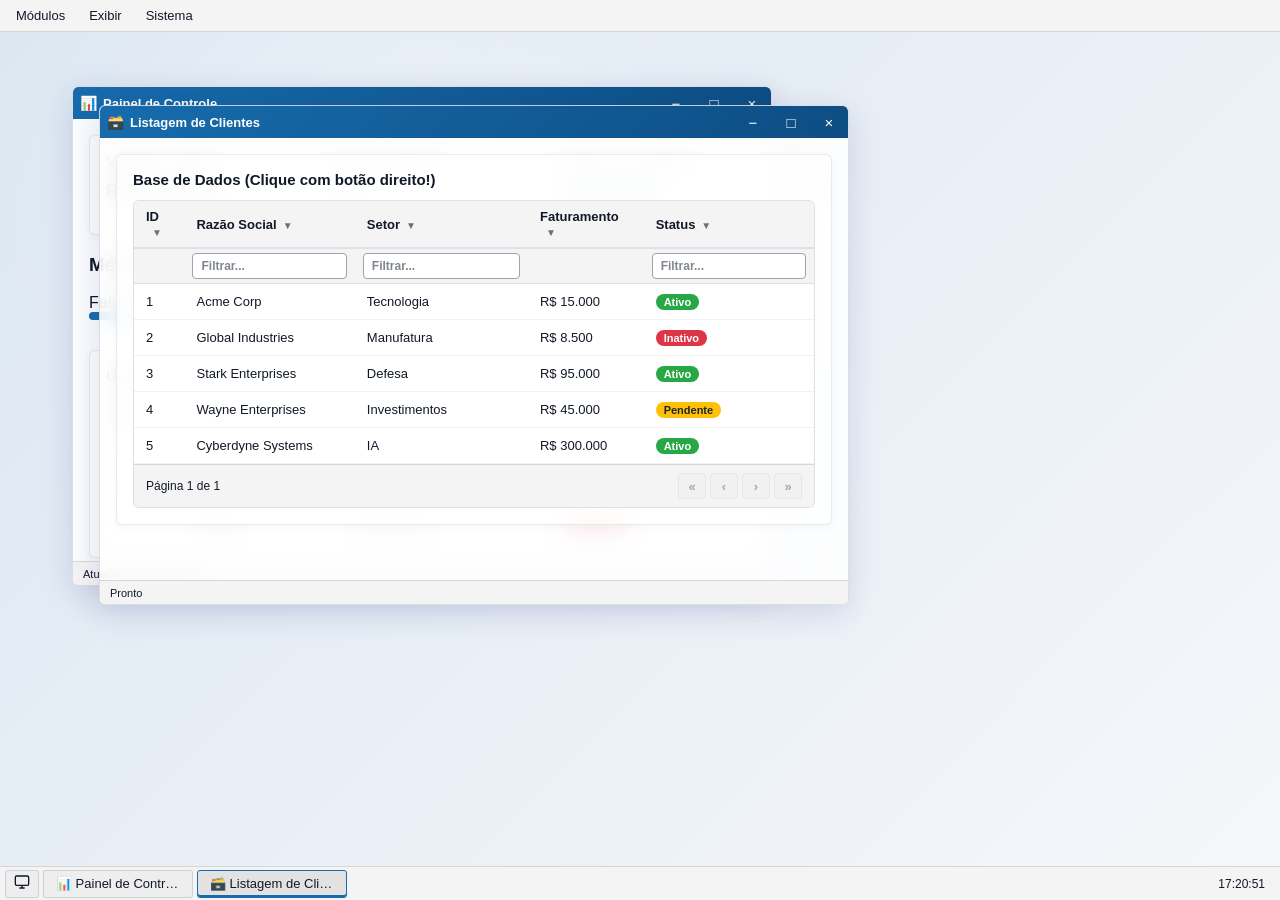
<file: examples/index.html>
<!doctype html>
<html lang="pt-BR">

<head>
    <meta charset="utf-8">
    <meta name="viewport" content="width=device-width,initial-scale=1,maximum-scale=1">
    <title>Desktop Engine V0.6 - Ultimate Showcase</title>
    <link rel="stylesheet" href="../style.css">
</head>

<body>
    <div id="app">
        <div id="menubar"></div>
        <div id="desktop">
            <div id="windows"></div>
        </div>
        <div id="taskbar">
            <button class="taskStart" id="showDesktop">Desktop</button>
            <div class="taskWindows" id="taskWindows"></div>
            <div class="clock" id="clock"></div>
        </div>
    </div>

    <script type="module">
        import { Framework } from '../core.js';
        import { Desktop } from '../desktop.js';
        import {
            MenuBar, ContextMenu, bindContextMenu, TreeView, Tabs, Modal, WebView, DraggableList, DataGrid,
            Form, Input, Select, Checkbox, Toggle, Button,
            Grid, Card, Row, Col, Badge, ProgressBar, Table, createElement, printElement
        } from '../ui.js';

        // Inicializa o desktop na posição escolhida
        Desktop.init({
            windowsContainerId: "windows",
            taskbarContainerId: "taskWindows",
            taskbarPosition: "bottom", // Pode ser 'top', 'bottom', 'left', 'right'
            showDesktopButton: true
        });

        function updateClock() {
            document.getElementById("clock").textContent = new Date().toLocaleTimeString("pt-BR");
        }
        setInterval(updateClock, 1000);
        updateClock();

        document.getElementById("showDesktop").onclick = () => Desktop.showDesktop();

        // --- MENU BAR (TOPO) ---
        MenuBar({
            containerId: "menubar",
            menus: [
                {
                    label: "Módulos",
                    items: [
                        { label: "Painel de Controle", action: () => openScreen(DashboardScreen, "dashboard") },
                        { label: "Listagem Avançada (DataGrid)", action: () => openScreen(DataGridScreen, "datagrid") },
                        { label: "Navegador Web", action: () => openScreen(BrowserScreen, "browser") },
                        { label: "Formulários e Cadastros", action: () => openScreen(FormsScreen, "forms") },
                        { label: "Gerenciador de Tarefas", action: () => openScreen(TaskScreen, "tasks") }
                    ]
                },
                {
                    label: "Exibir",
                    items: [
                        { label: "Organizar Janelas em Grade", action: () => Desktop.arrangeWindows() },
                        { label: "Mostrar Área de Trabalho", action: () => Desktop.showDesktop() }
                    ]
                },
                {
                    label: "Sistema",
                    items: [
                        {
                            label: "Preferências",
                            items: [
                                { label: "Modo Escuro", action: () => Desktop.notify("Modo escuro não implementado", "warning") },
                                { label: "Idioma...", action: () => Desktop.notify("Idioma em pt-BR", "info") }
                            ]
                        },
                        "separator",
                        { label: "Sobre", action: () => openScreen(SobreScreen, "sobre") }
                    ]
                }
            ]
        });

        document.getElementById("desktop").addEventListener("contextmenu", (e) => {
            e.preventDefault();
            ContextMenu({
                x: e.clientX, y: e.clientY,
                items: [
                    { label: "Nova Anotação Rápida", action: () => abrirAnotacao() },
                    "separator",
                    { label: "Abrir Painel", action: () => openScreen(DashboardScreen, "dashboard") },
                    { label: "Abrir DataGrid", action: () => openScreen(DataGridScreen, "datagrid") }
                ]
            });
        });

        // --- TELAS DO SHOWCASE ---

        // 1. Tela Multi-instância (Post-it / Anotação)
        let anotacaoCount = 1;
        function abrirAnotacao() {
            const AnotacaoScreen = {
                title: `Anotação #${anotacaoCount++}`,
                icon: "📝",
                width: 300,
                height: 250,
                singleInstance: false, // Pode abrir infinitas!
                state: { texto: "" },
                view() {
                    const t = createElement("textarea", "filter-input", []);
                    t.style.flex = "1";
                    t.style.resize = "none";
                    t.value = this.state.texto;
                    t.oninput = e => this.state.texto = e.target.value;
                    return createElement("div", "flex-col", [t]);
                }
            };
            // Passamos um ID único baseado no Date.now para garantir instâncias separadas
            Desktop.open(Framework.createWindow(AnotacaoScreen, `anotacao_${Date.now()}`, Desktop));
        }

        // 2. Tela de DataGrid Avançado
        const DataGridScreen = {
            title: "Listagem de Clientes",
            icon: "🗃️",
            width: 750,
            height: 500,
            singleInstance: true,
            state: {
                clientes: [
                    { id: 1, nome: "Acme Corp", setor: "Tecnologia", status: "Ativo", faturamento: 15000 },
                    { id: 2, nome: "Global Industries", setor: "Manufatura", status: "Inativo", faturamento: 8500 },
                    { id: 3, nome: "Stark Enterprises", setor: "Defesa", status: "Ativo", faturamento: 95000 },
                    { id: 4, nome: "Wayne Enterprises", setor: "Investimentos", status: "Pendente", faturamento: 45000 },
                    { id: 5, nome: "Cyberdyne Systems", setor: "IA", status: "Ativo", faturamento: 300000 }
                ]
            },
            view() {
                const gridEl = DataGrid({
                    bindData: "clientes",
                    instance: this,
                    columns: [
                        { key: "id", label: "ID", sortable: true },
                        { key: "nome", label: "Razão Social", sortable: true, filterable: true },
                        { key: "setor", label: "Setor", sortable: true, filterable: true },
                        { key: "faturamento", label: "Faturamento", sortable: true, render: (val) => `R$ ${val.toLocaleString('pt-BR')}` },
                        {
                            key: "status", label: "Status", sortable: true, filterable: true, render: (val) => {
                                let variant = "primary";
                                if (val === "Ativo") variant = "success";
                                if (val === "Inativo") variant = "danger";
                                if (val === "Pendente") variant = "warning";
                                return Badge({ text: val, variant });
                            }
                        }
                    ]
                });

                bindContextMenu(gridEl, [
                    { label: "Exportar Tabela para CSV", action: () => Desktop.notify("Tabela exportada com sucesso!", "success") },
                    { label: "Atualizar Dados", action: () => Desktop.notify("Dados atualizados.", "info") },
                    "separator",
                    { label: "Imprimir Relatório", action: () => printElement(gridEl, { title: "Relatório de Clientes" }) }
                ]);

                return createElement("div", "", [
                    Card({
                        title: "Base de Dados (Clique com botão direito!)", children: [
                            gridEl
                        ]
                    })
                ]);
            }
        };

        const SobreScreen = {
            title: "Sobre o Sistema",
            icon: "ℹ️",
            width: 400,
            height: 250,
            resizable: false, // Bloqueia o redimensionamento da janela (padrão é true)
            minimizable: false, // Esconde o botão de minimizar e remove do menu (padrão é true)
            maximizable: false, // Esconde o botão de maximizar e remove do menu (padrão é true)
            singleInstance: true,
            state: {},
            view() {
                return createElement("div", "", [
                    createElement("h2", "", ["Desktop Engine v0.4"]),
                    createElement("p", "", ["Tente abrir esta tela novamente e veja a janela original piscar (Efeito Blink)."]),
                    createElement("p", "", ["Abra várias instâncias de 'Nova Anotação' pelo menu 'Acessórios'."])
                ]);
            }
        };

        const DashboardScreen = {
            title: "Painel de Controle",
            icon: "📊",
            width: 700,
            height: 500,
            singleInstance: true,
            status: "Atualizado agora mesmo",
            state: {},
            view() {
                const tableData = [
                    { id: 1, cliente: "Apple", valor: "R$ 45.000,00", status: "Pago" },
                    { id: 2, cliente: "Microsoft", valor: "R$ 32.500,00", status: "Pendente" },
                    { id: 3, cliente: "Google", valor: "R$ 89.000,00", status: "Atrasado" }
                ];

                return createElement("div", "", [
                    Grid({
                        columns: 3,
                        children: [
                            Card({ title: "Vendas do Mês", children: [createElement("h2", "", ["R$ 166.500,00"])] }),
                            Card({ title: "Novos Clientes", children: [createElement("h2", "", ["143"])] }),
                            Card({ title: "Status do Servidor", children: [Badge({ text: "Online e Estável", variant: "success" })] })
                        ]
                    }),
                    createElement("h3", "", ["Metas Trimestrais"]),
                    Row({
                        children: [
                            Col({
                                children: [
                                    createElement("label", "", ["Faturamento"]),
                                    ProgressBar({ value: 85, max: 100 })
                                ]
                            }),
                            Col({
                                children: [
                                    createElement("label", "", ["Redução de Custos"]),
                                    ProgressBar({ value: 40, max: 100 })
                                ]
                            })
                        ]
                    }),
                    createElement("br", "", []),
                    Card({
                        title: "Últimas Faturas", children: [
                            Table({
                                columns: [
                                    { key: "id", label: "ID" },
                                    { key: "cliente", label: "Cliente" },
                                    { key: "valor", label: "Valor" },
                                    {
                                        key: "status", label: "Situação", render: (val) => {
                                            let variant = "primary";
                                            if (val === "Pago") variant = "success";
                                            else if (val === "Atrasado") variant = "danger";
                                            else if (val === "Pendente") variant = "warning";
                                            return Badge({ text: val, variant });
                                        }
                                    }
                                ],
                                data: tableData
                            })
                        ]
                    })
                ]);
            }
        };

        const BrowserScreen = {
            title: "Navegador Corporativo",
            icon: "🌐",
            width: 800,
            height: 600,
            singleInstance: true,
            state: { urlInput: "https://en.wikipedia.org/wiki/Main_Page", currentUrl: "https://en.wikipedia.org/wiki/Main_Page" },
            actions: {
                ir: [async (ctx) => {
                    let target = ctx.state.urlInput;
                    if (!target.startsWith("http")) target = "https://" + target;
                    ctx.state.currentUrl = target;
                    ctx.instance.setStatus("Carregando " + target + "...");
                }]
            },
            view() {
                return createElement("div", "flex-col", [
                    Row({
                        style: "margin-bottom: 8px;", children: [
                            Col({
                                style: "flex: 1;", children: [
                                    Input({ bind: "urlInput", instance: this, placeholder: "Digite a URL..." })
                                ]
                            }),
                            Button({ text: "Ir", onClick: "ir", instance: this })
                        ]
                    }),
                    WebView({ bindUrl: "currentUrl", instance: this, height: "calc(100% - 40px)" })
                ]);
            }
        };

        const TaskScreen = {
            title: "Gerenciador de Tarefas",
            icon: "✅",
            width: 450,
            height: 500,
            singleInstance: true,
            state: {
                tarefas: [
                    "Finalizar relatório mensal",
                    "Reunião de alinhamento com a diretoria",
                    "Aprovar pagamentos do setor de TI",
                    "Revisar arquitetura do sistema v0.3",
                    "Planejar confraternização da equipe"
                ]
            },
            actions: {
                reorder: [async (ctx, next, newItems) => {
                    ctx.instance.setStatus("Ordem salva: " + new Date().toLocaleTimeString());
                }]
            },
            view() {
                return createElement("div", "", [
                    Card({
                        title: "Priorize arrastando (Drag & Drop)", children: [
                            DraggableList({ bindItems: "tarefas", onReorder: "reorder", instance: this })
                        ]
                    })
                ]);
            }
        };

        const FormsScreen = {
            title: "Cadastro Avançado",
            icon: "📝",
            width: 600,
            height: 550,
            singleInstance: true,
            status: "Aguardando preenchimento",
            state: {
                nome: "", dataNasc: "", salario: "", senioridade: "pleno", ativo: true
            },
            actions: {
                salvar: [async (ctx) => {
                    Modal({
                        title: "Confirmar Inclusão",
                        instance: ctx.instance,
                        children: [
                            createElement("p", "", [`Deseja salvar o funcionário ${ctx.state.nome}?`]),
                            Button({
                                text: "Sim, salvar", onClick: () => {
                                    Desktop.notify("Salvo com sucesso!", "success");
                                    ctx.instance.setStatus(`Salvo em ${new Date().toLocaleTimeString()}`);
                                    document.querySelector('.ui-modal-overlay').remove();
                                }, variant: "success"
                            })
                        ]
                    });
                }]
            },
            view() {
                return createElement("div", "", [
                    Card({
                        title: "Dados Pessoais", children: [
                            Grid({
                                columns: 2, children: [
                                    Input({ label: "Nome Completo", bind: "nome", instance: this }),
                                    Input({ label: "Data de Nascimento", bind: "dataNasc", instance: this, type: "date" })
                                ]
                            }),
                            Grid({
                                columns: 2, children: [
                                    Input({ label: "Pretensão Salarial", bind: "salario", instance: this, type: "number" }),
                                    Select({
                                        label: "Senioridade", bind: "senioridade", instance: this, options: [
                                            { label: "Júnior", value: "junior" },
                                            { label: "Pleno", value: "pleno" },
                                            { label: "Sênior", value: "senior" }
                                        ]
                                    })
                                ]
                            }),
                            Row({
                                children: [
                                    Toggle({ label: "Funcionário Ativo", bind: "ativo", instance: this })
                                ]
                            })
                        ]
                    }),
                    createElement("br", "", []),
                    Button({ text: "Salvar Cadastro", onClick: "salvar", instance: this, variant: "primary" })
                ]);
            }
        };

        // Auxiliar para abrir telas garantindo unique ID ou usando singleInstance
        function openScreen(config, idPrefix) {
            Desktop.open(Framework.createWindow(config, idPrefix, Desktop));
        }

        // Abre algumas telas por padrão para o usuário já ver o poder
        setTimeout(() => {
            openScreen(DashboardScreen, "dashboard");
            setTimeout(() => openScreen(DataGridScreen, "datagrid"), 200);
        }, 100);

    </script>
    <!-- Adicionando um pequeno fix CSS para a tela do Browser ficar 100% de altura -->
    <style>
        .flex-col {
            display: flex;
            flex-direction: column;
            height: 100%;
        }
    </style>
</body>

</html>
</file>
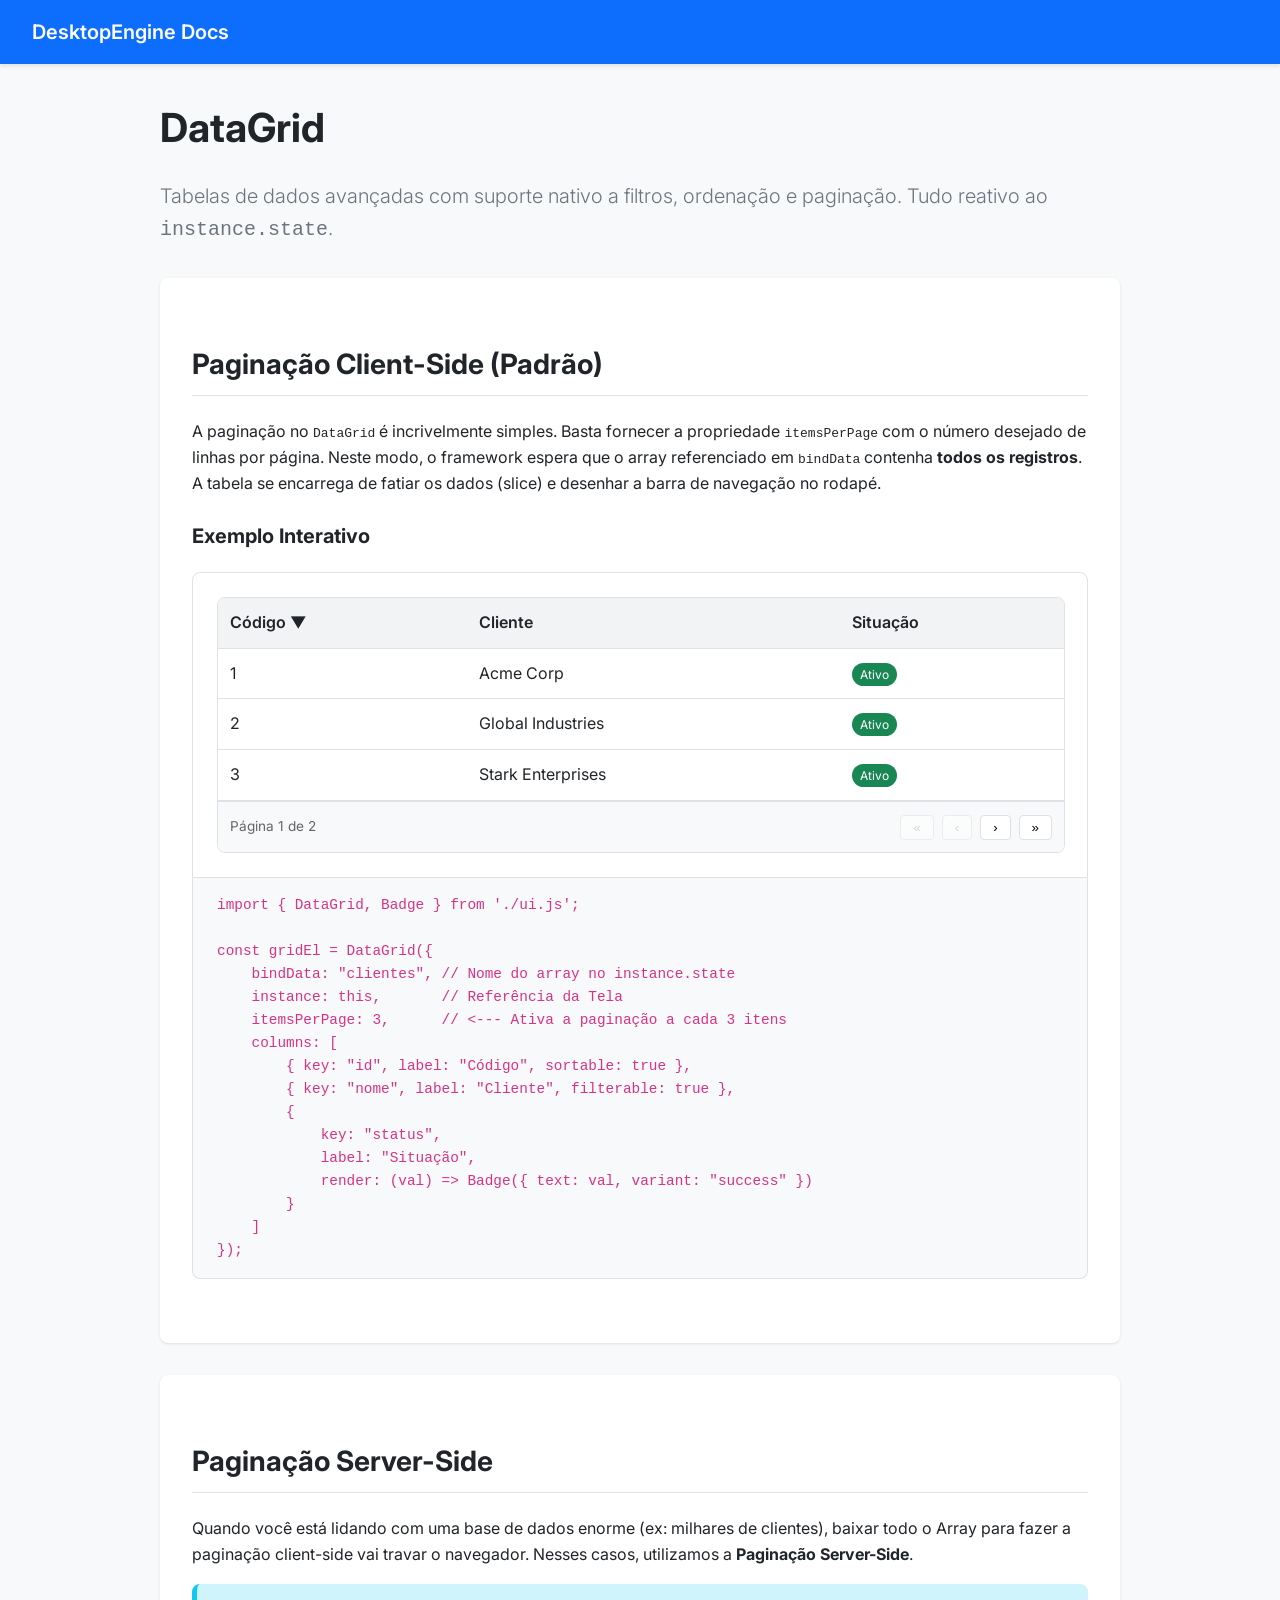
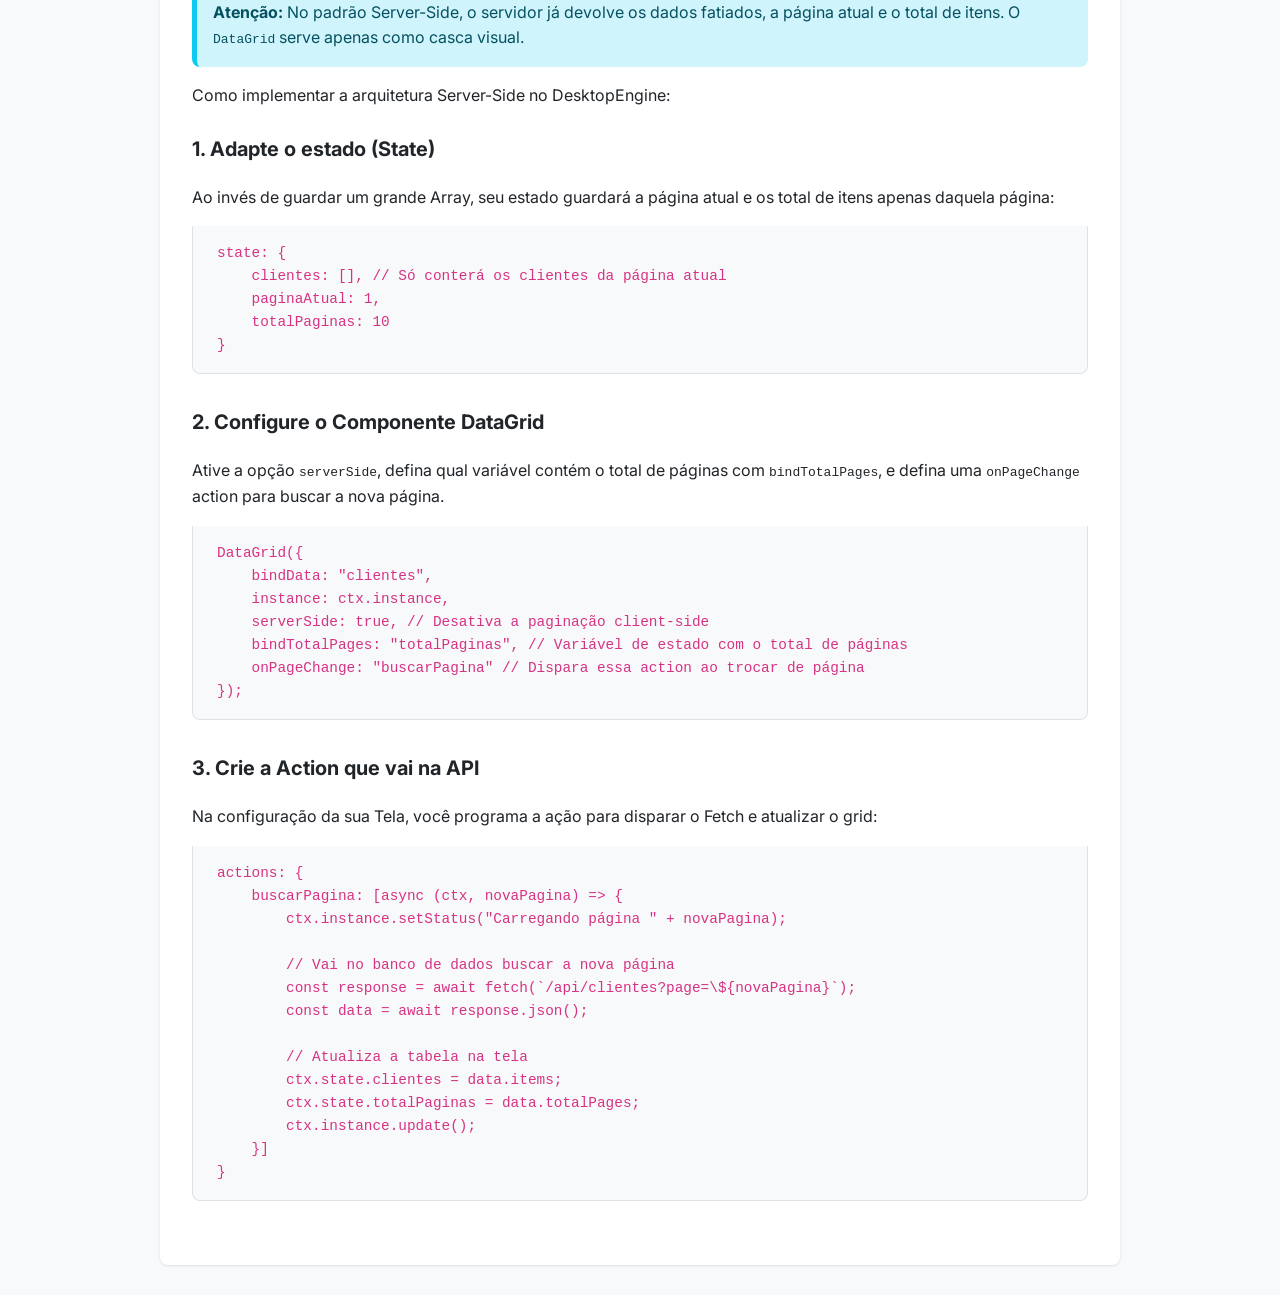
<file: doc-datagrid.html>
<!doctype html>
<html lang="pt-BR">
<head>
    <meta charset="utf-8">
    <meta name="viewport" content="width=device-width, initial-scale=1">
    <title>Documentação - DataGrid (DesktopEngine)</title>
    <!-- Usando uma fonte moderna -->
    <link href="https://fonts.googleapis.com/css2?family=Inter:wght@400;500;600;700&display=swap" rel="stylesheet">
    <style>
        :root {
            --primary: #0d6efd;
            --surface: #ffffff;
            --background: #f8f9fa;
            --text-main: #212529;
            --text-muted: #6c757d;
            --border: #dee2e6;
            --code-bg: #f8f9fa;
            --radius: 8px;
        }

        body {
            font-family: 'Inter', system-ui, -apple-system, sans-serif;
            background-color: var(--background);
            color: var(--text-main);
            margin: 0;
            line-height: 1.6;
        }

        .navbar {
            background-color: var(--primary);
            color: white;
            padding: 1rem 2rem;
            font-weight: 600;
            font-size: 1.25rem;
            box-shadow: 0 2px 4px rgba(0,0,0,0.1);
        }

        .container {
            max-width: 960px;
            margin: 2rem auto;
            padding: 0 1rem;
        }

        .doc-section {
            background: var(--surface);
            padding: 2rem;
            border-radius: var(--radius);
            box-shadow: 0 1px 3px rgba(0,0,0,0.1);
            margin-bottom: 2rem;
        }

        h1 { font-size: 2.5rem; margin-top: 0; margin-bottom: 0.5rem; }
        h2 { font-size: 1.75rem; margin-top: 2rem; border-bottom: 1px solid var(--border); padding-bottom: 0.5rem; }
        h3 { font-size: 1.25rem; margin-top: 1.5rem; }
        p { margin-bottom: 1rem; color: var(--text-main); }
        
        .lead {
            font-size: 1.25rem;
            font-weight: 300;
            color: var(--text-muted);
            margin-bottom: 2rem;
        }

        /* Estilo do bloco de exemplo (parecido com Bootstrap) */
        .example-box {
            padding: 1.5rem;
            border: 1px solid var(--border);
            border-top-left-radius: var(--radius);
            border-top-right-radius: var(--radius);
            background-color: var(--surface);
        }

        /* Estilo do bloco de código */
        .code-box {
            background-color: var(--code-bg);
            padding: 1rem 1.5rem;
            border: 1px solid var(--border);
            border-top: none;
            border-bottom-left-radius: var(--radius);
            border-bottom-right-radius: var(--radius);
            margin-bottom: 2rem;
            overflow-x: auto;
        }
        
        pre {
            margin: 0;
            font-family: 'Consolas', 'Monaco', monospace;
            font-size: 0.9rem;
            color: #d63384;
        }
        
        .alert {
            padding: 1rem;
            margin-bottom: 1rem;
            border-radius: var(--radius);
            border-left: 5px solid;
        }
        
        .alert-info {
            background-color: #cff4fc;
            color: #055160;
            border-color: #0dcaf0;
        }

        /* Classes mockadas para o DataGrid renderizar bonitinho aqui fora do DesktopEngine */
        .ui-table-wrapper { width: 100%; border: 1px solid var(--border); border-radius: var(--radius); overflow: hidden; }
        .ui-datagrid { width: 100%; border-collapse: collapse; }
        .ui-datagrid th, .ui-datagrid td { padding: 0.75rem; border-bottom: 1px solid var(--border); text-align: left; }
        .ui-datagrid th { background-color: #f1f3f5; font-weight: 600; }
        .ui-pagination { display: flex; justify-content: space-between; align-items: center; padding: 0.75rem; background: #f8f9fa; border-top: 1px solid var(--border); }
        .ui-pagination-buttons button { padding: 0.25rem 0.75rem; margin-left: 0.25rem; border: 1px solid var(--border); background: white; cursor: pointer; border-radius: 4px; }
        .ui-pagination-buttons button:hover:not(:disabled) { background: #e9ecef; }
        .ui-badge-success { background: #198754; color: white; padding: 0.25rem 0.5rem; border-radius: 12px; font-size: 0.75rem; }
    </style>
</head>
<body>

    <div class="navbar">
        DesktopEngine Docs
    </div>

    <div class="container">
        <h1>DataGrid</h1>
        <p class="lead">Tabelas de dados avançadas com suporte nativo a filtros, ordenação e paginação. Tudo reativo ao <code>instance.state</code>.</p>
        
        <div class="doc-section">
            <h2>Paginação Client-Side (Padrão)</h2>
            <p>
                A paginação no <code>DataGrid</code> é incrivelmente simples. Basta fornecer a propriedade <code>itemsPerPage</code> com o número desejado de linhas por página. 
                Neste modo, o framework espera que o array referenciado em <code>bindData</code> contenha <strong>todos os registros</strong>. A tabela se encarrega de fatiar os dados (slice) e desenhar a barra de navegação no rodapé.
            </p>
            
            <h3>Exemplo Interativo</h3>
            
            <!-- Renderização Visual do Componente -->
            <div class="example-box" id="grid-container">
                <!-- O Grid será montado via JS aqui para demonstração -->
            </div>
            
            <!-- Código Fonte -->
            <div class="code-box">
<pre><code>import { DataGrid, Badge } from './ui.js';

const gridEl = DataGrid({
    bindData: "clientes", // Nome do array no instance.state
    instance: this,       // Referência da Tela
    itemsPerPage: 3,      // <--- Ativa a paginação a cada 3 itens
    columns: [
        { key: "id", label: "Código", sortable: true },
        { key: "nome", label: "Cliente", filterable: true },
        { 
            key: "status", 
            label: "Situação", 
            render: (val) => Badge({ text: val, variant: "success" }) 
        }
    ]
});</code></pre>
            </div>
        </div>

        <div class="doc-section">
            <h2>Paginação Server-Side</h2>
            <p>
                Quando você está lidando com uma base de dados enorme (ex: milhares de clientes), baixar todo o Array para fazer a paginação client-side vai travar o navegador. Nesses casos, utilizamos a <strong>Paginação Server-Side</strong>.
            </p>
            
            <div class="alert alert-info">
                <strong>Atenção:</strong> No padrão Server-Side, o servidor já devolve os dados fatiados, a página atual e o total de itens. O <code>DataGrid</code> serve apenas como casca visual.
            </div>

            <p>Como implementar a arquitetura Server-Side no DesktopEngine:</p>
            
            <h3>1. Adapte o estado (State)</h3>
            <p>Ao invés de guardar um grande Array, seu estado guardará a página atual e os total de itens apenas daquela página:</p>
            <div class="code-box">
<pre><code>state: {
    clientes: [], // Só conterá os clientes da página atual
    paginaAtual: 1,
    totalPaginas: 10
}</code></pre>
            </div>

            <h3>2. Configure o Componente DataGrid</h3>
            <p>Ative a opção <code>serverSide</code>, defina qual variável contém o total de páginas com <code>bindTotalPages</code>, e defina uma <code>onPageChange</code> action para buscar a nova página.</p>
            <div class="code-box">
<pre><code>DataGrid({ 
    bindData: "clientes", 
    instance: ctx.instance,
    serverSide: true, // Desativa a paginação client-side
    bindTotalPages: "totalPaginas", // Variável de estado com o total de páginas
    onPageChange: "buscarPagina" // Dispara essa action ao trocar de página
});</code></pre>
            </div>

            <h3>3. Crie a Action que vai na API</h3>
            <p>Na configuração da sua Tela, você programa a ação para disparar o Fetch e atualizar o grid:</p>
            <div class="code-box">
<pre><code>actions: {
    buscarPagina: [async (ctx, novaPagina) => {
        ctx.instance.setStatus("Carregando página " + novaPagina);
        
        // Vai no banco de dados buscar a nova página
        const response = await fetch(`/api/clientes?page=\${novaPagina}`);
        const data = await response.json();
        
        // Atualiza a tabela na tela
        ctx.state.clientes = data.items;
        ctx.state.totalPaginas = data.totalPages;
        ctx.instance.update();
    }]
}</code></pre>
            </div>
        </div>

    </div>

    <!-- Script para renderizar um MOCK do DataGrid apenas para o Exemplo Interativo desta doc -->
    <script>
        // MOCK de renderização para a documentação ficar rica sem precisar rodar o framework inteiro
        const container = document.getElementById("grid-container");
        container.innerHTML = `
            <div class="ui-table-wrapper">
                <table class="ui-datagrid">
                    <thead>
                        <tr><th>Código <span>▼</span></th><th>Cliente</th><th>Situação</th></tr>
                    </thead>
                    <tbody>
                        <tr><td>1</td><td>Acme Corp</td><td><span class="ui-badge-success">Ativo</span></td></tr>
                        <tr><td>2</td><td>Global Industries</td><td><span class="ui-badge-success">Ativo</span></td></tr>
                        <tr><td>3</td><td>Stark Enterprises</td><td><span class="ui-badge-success">Ativo</span></td></tr>
                    </tbody>
                </table>
                <div class="ui-pagination">
                    <div class="ui-pagination-info" style="font-size: 0.85rem; color: #666;">Página 1 de 2</div>
                    <div class="ui-pagination-buttons">
                        <button disabled style="opacity: 0.5;">&#171;</button>
                        <button disabled style="opacity: 0.5;">&#8249;</button>
                        <button>&#8250;</button>
                        <button>&#187;</button>
                    </div>
                </div>
            </div>
        `;
    </script>
</body>
</html>
</file>
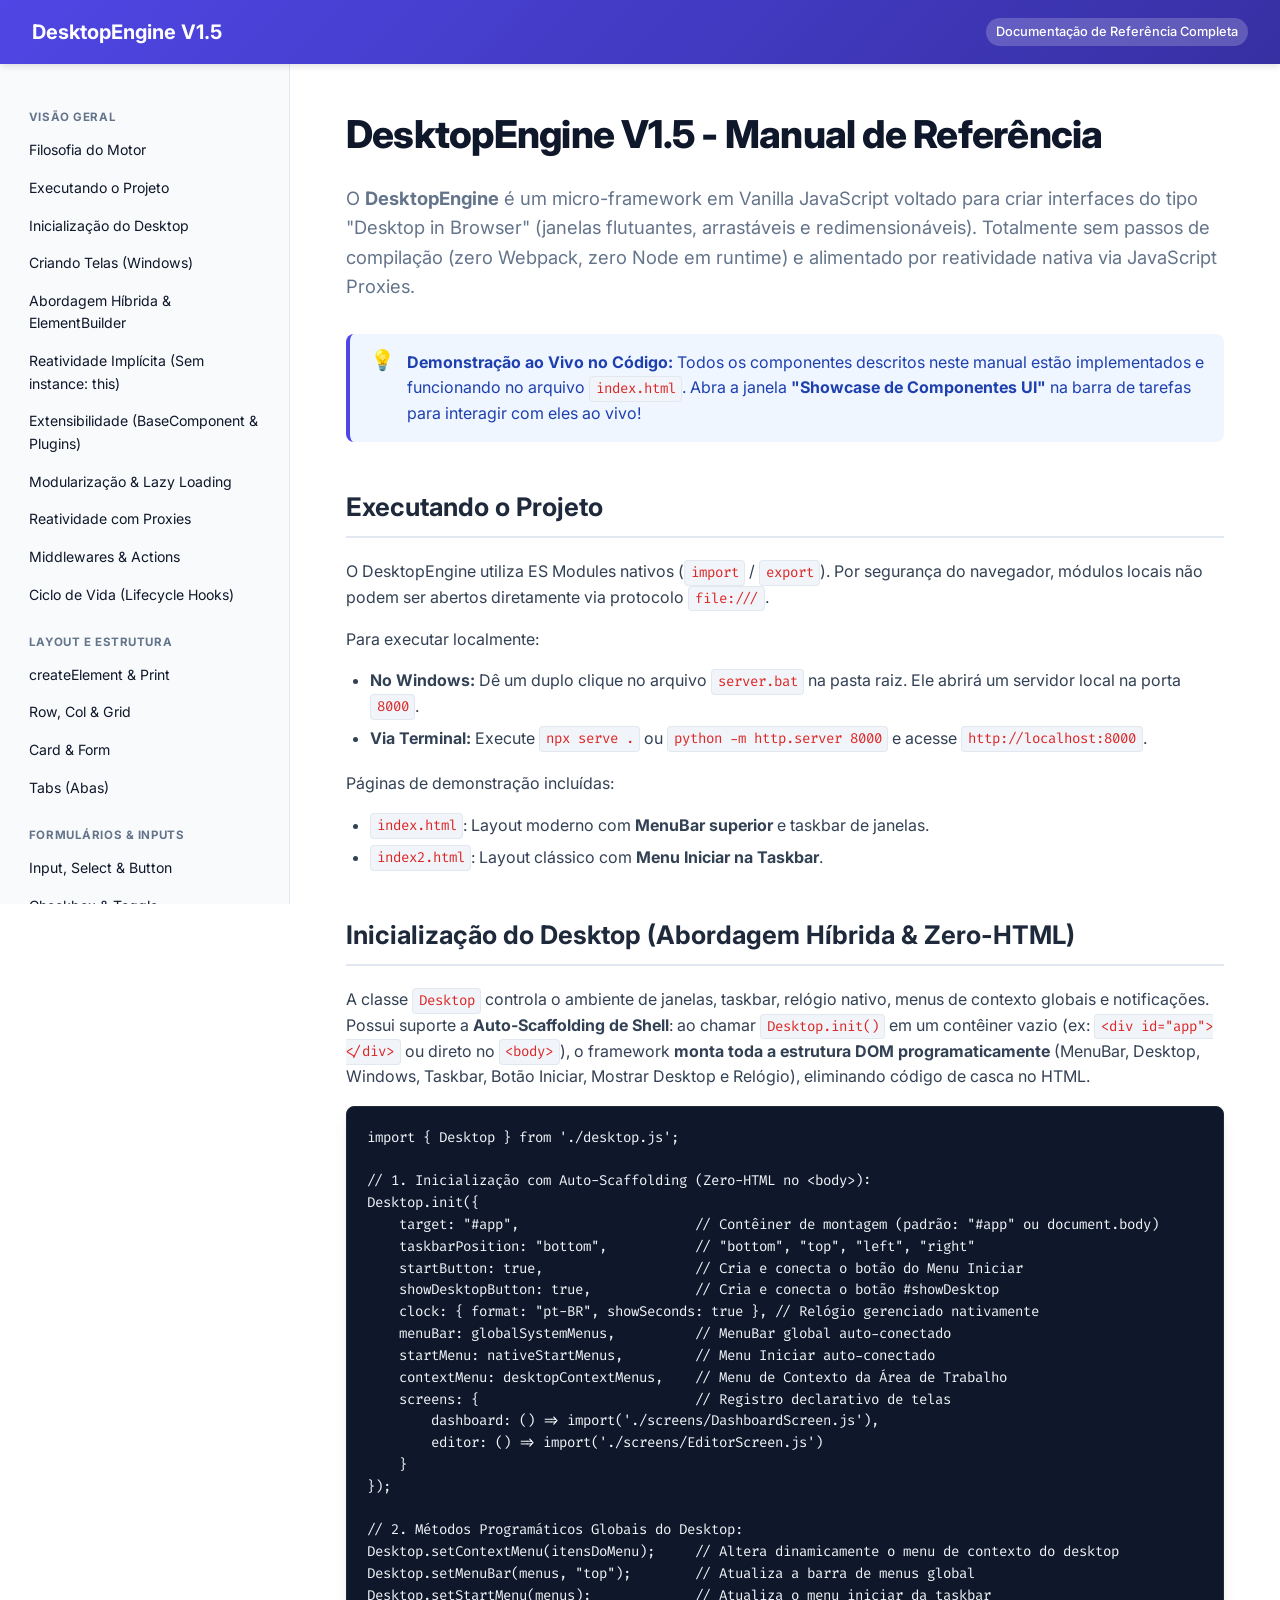
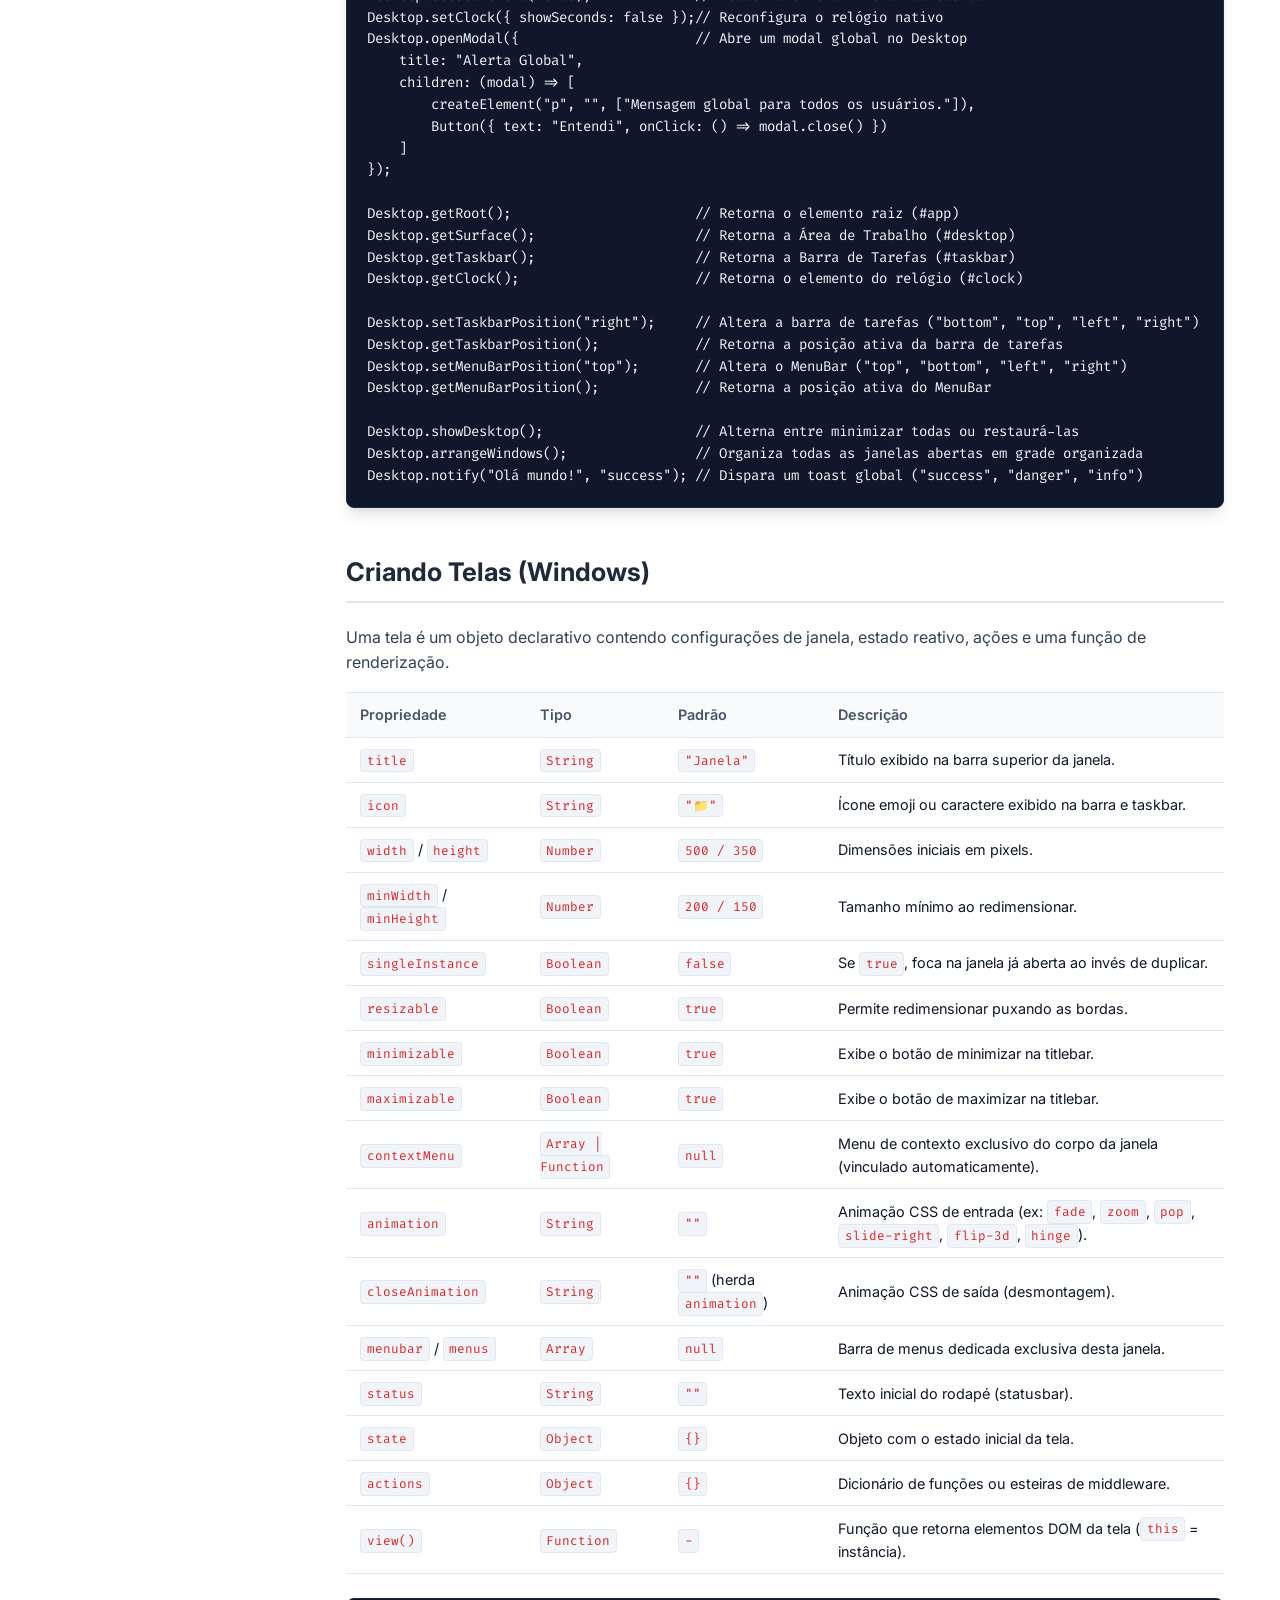
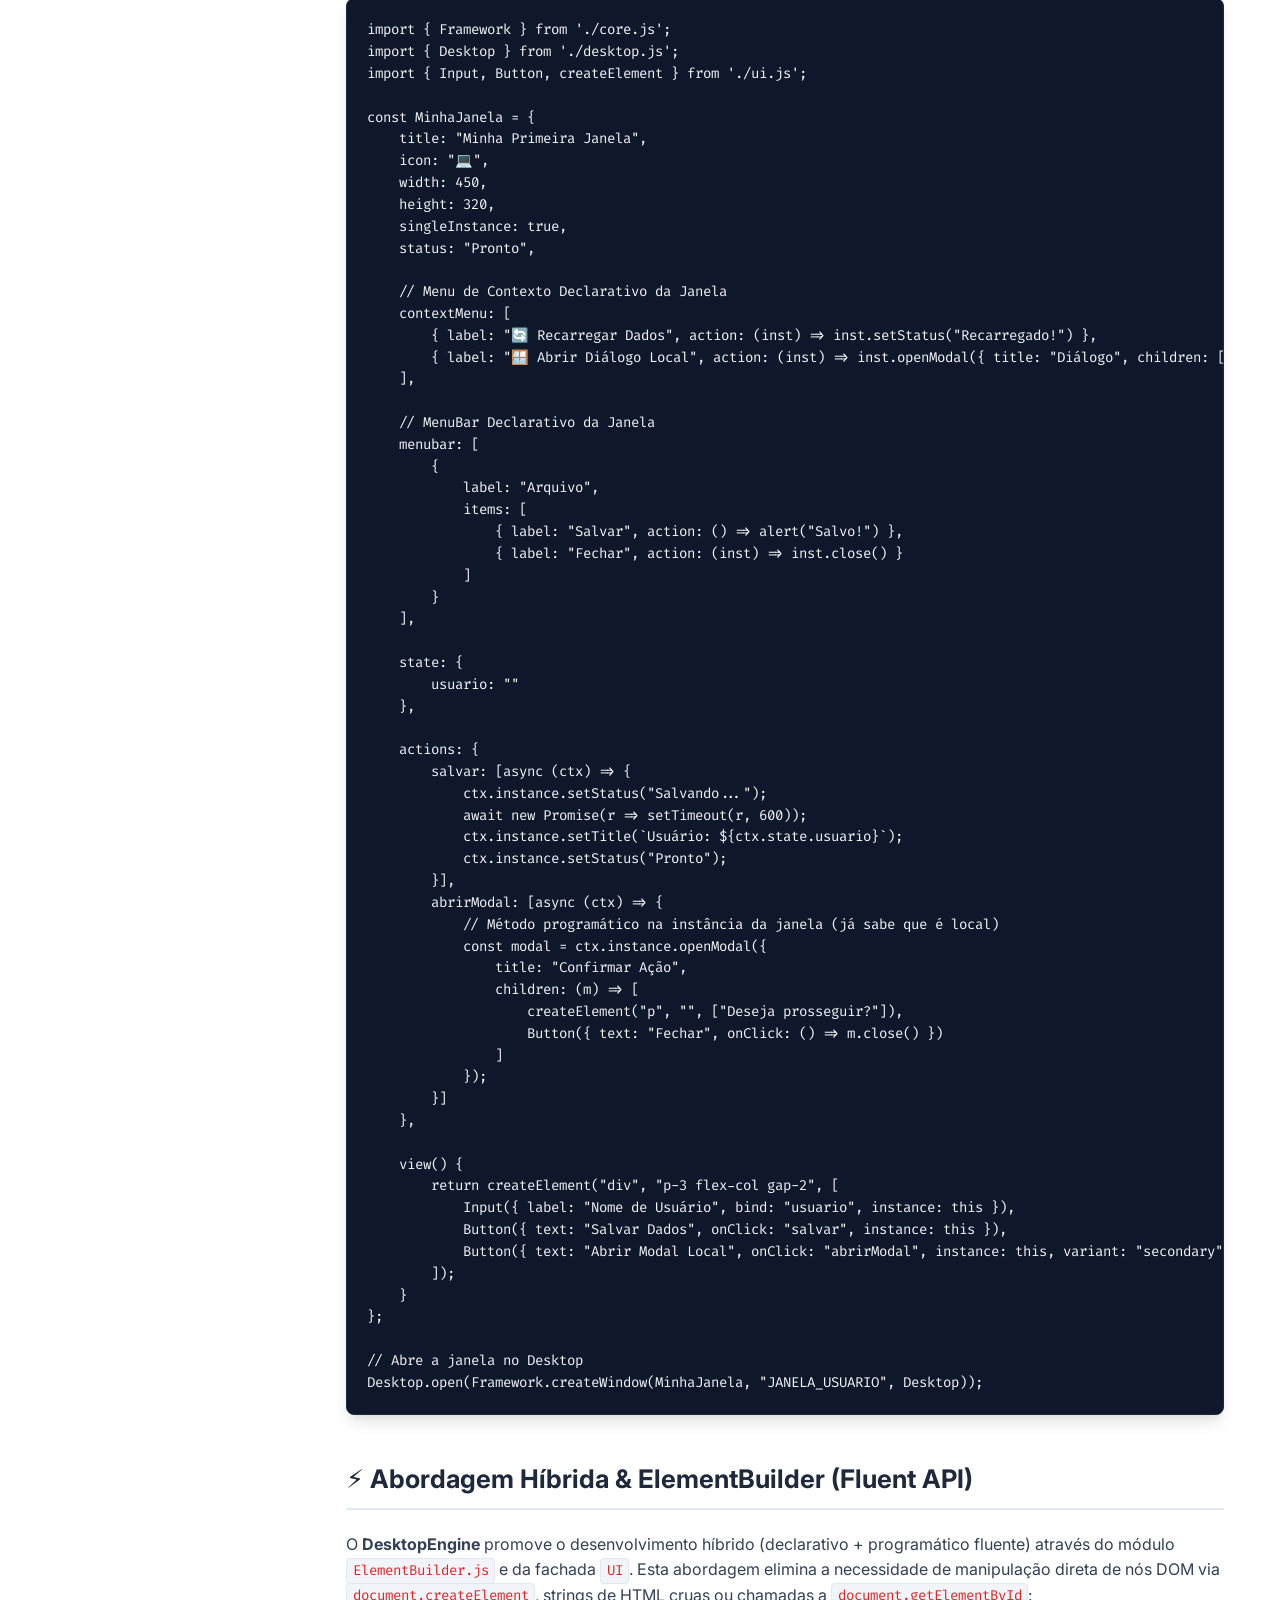
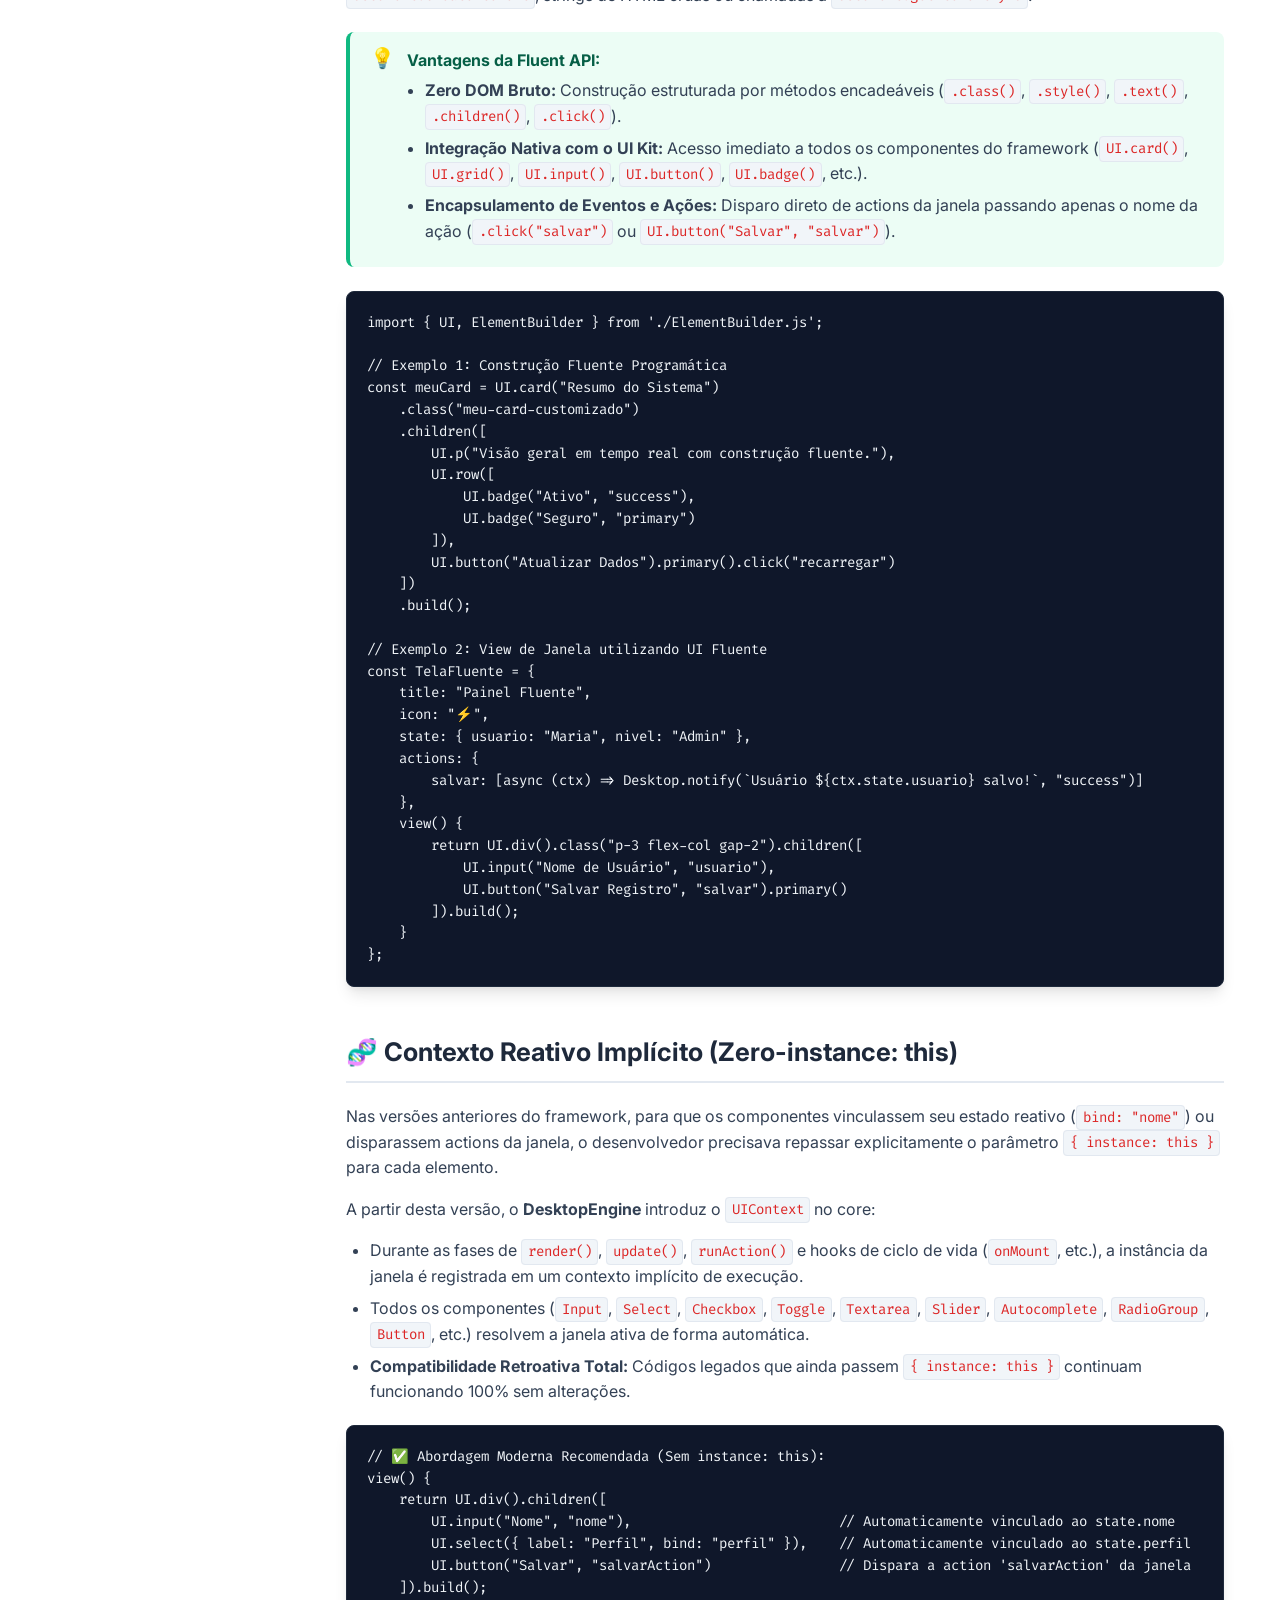
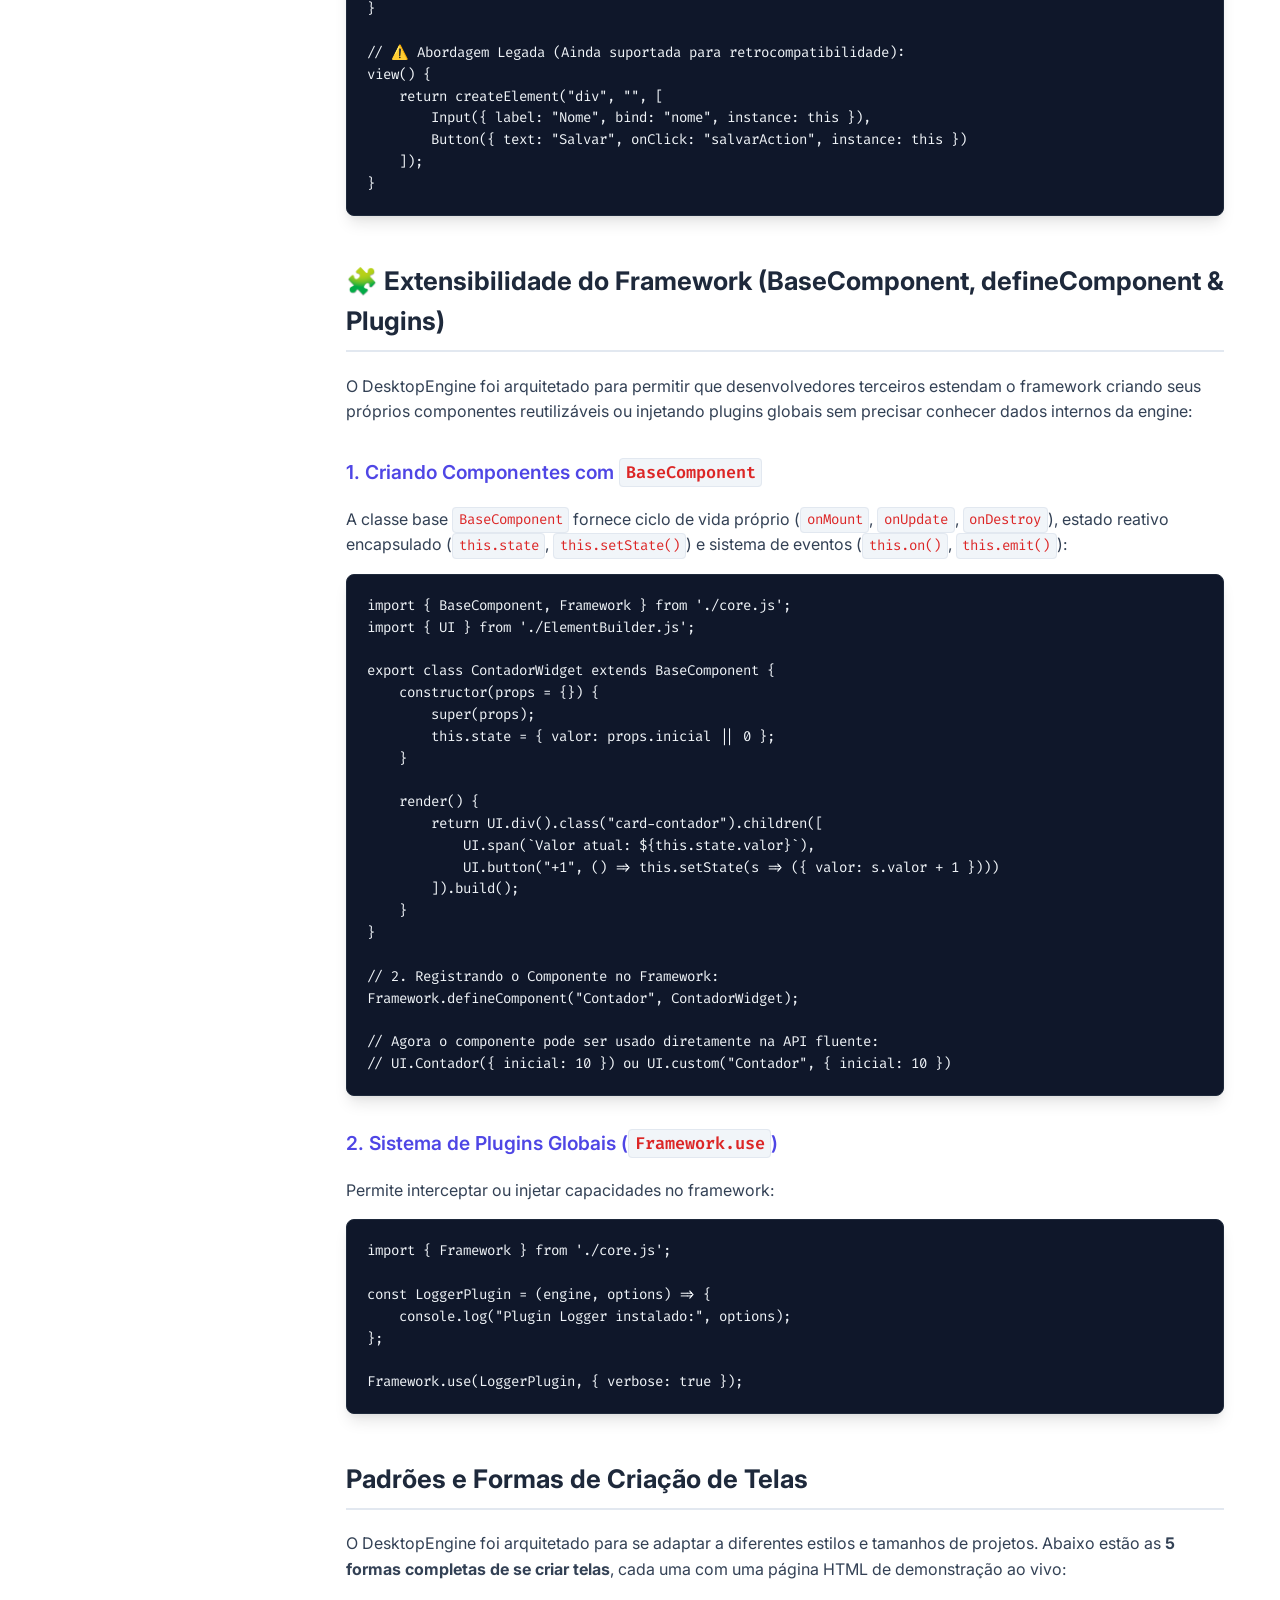
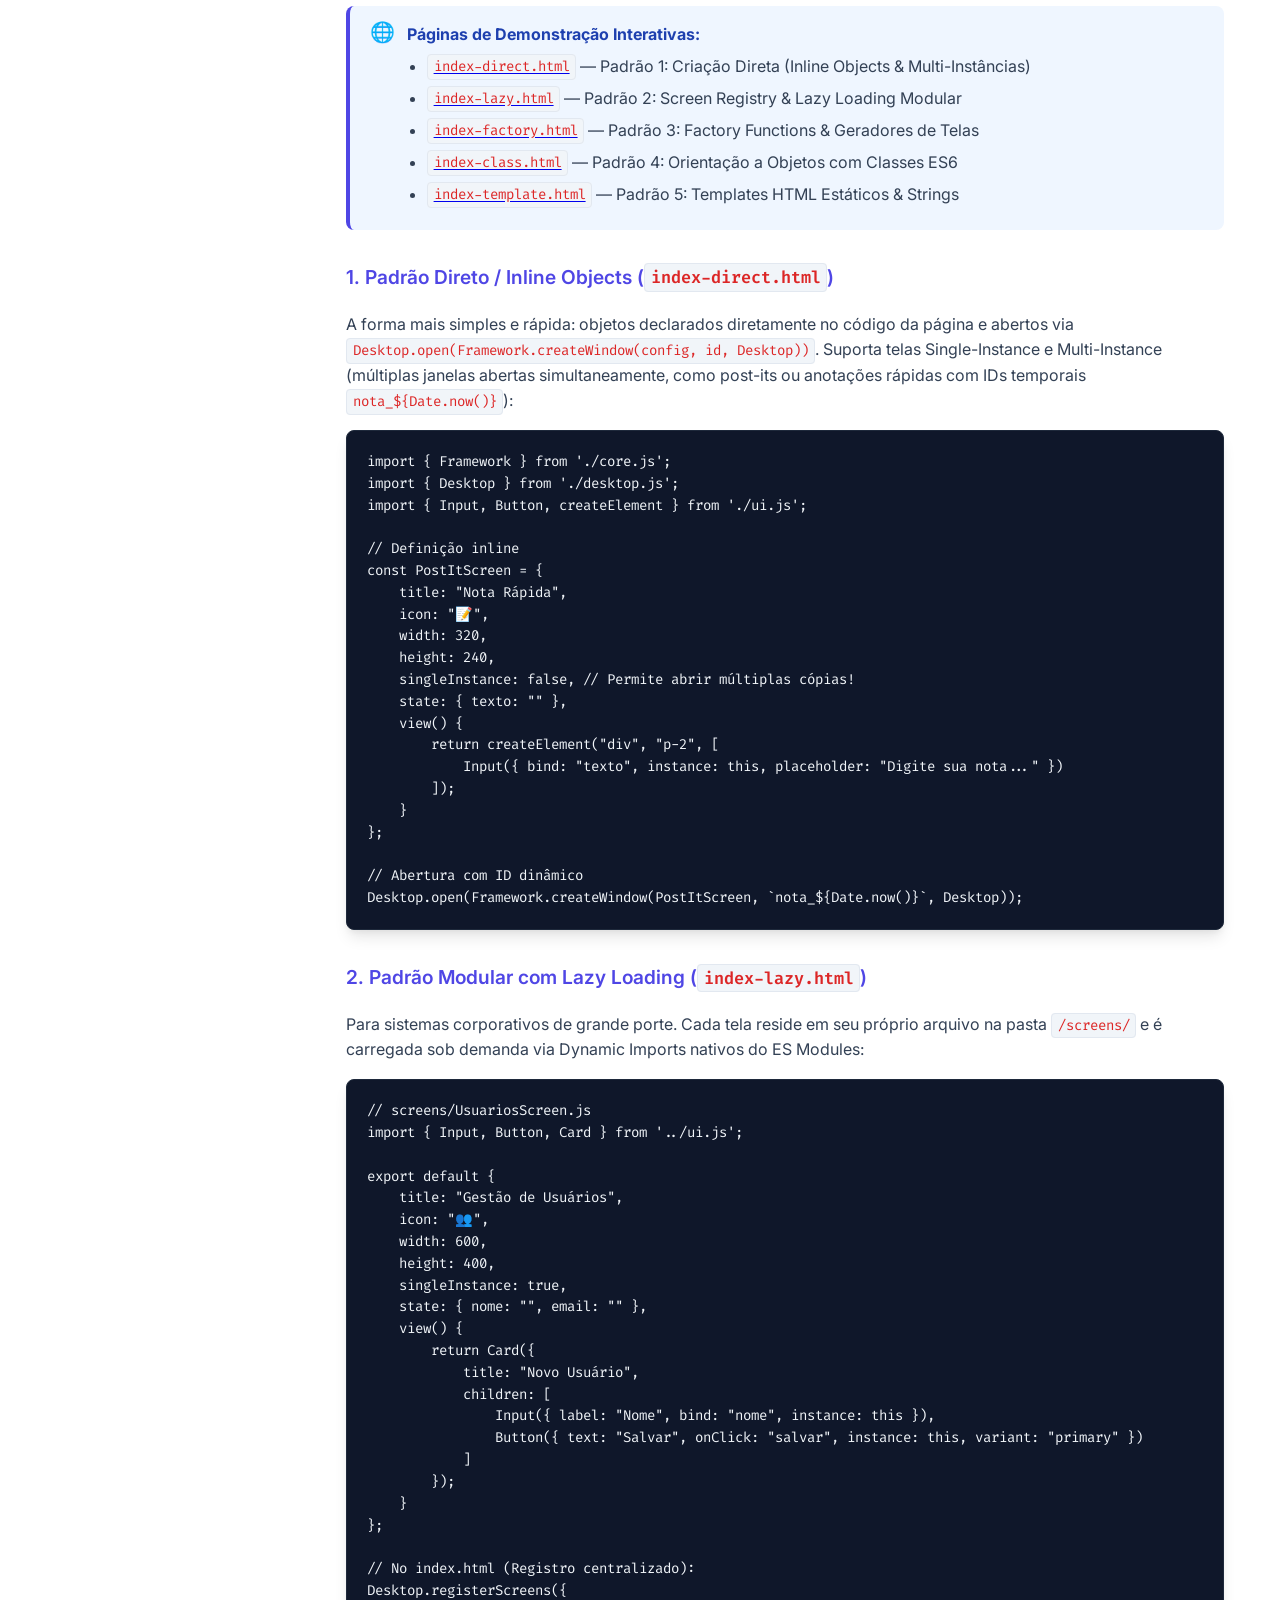
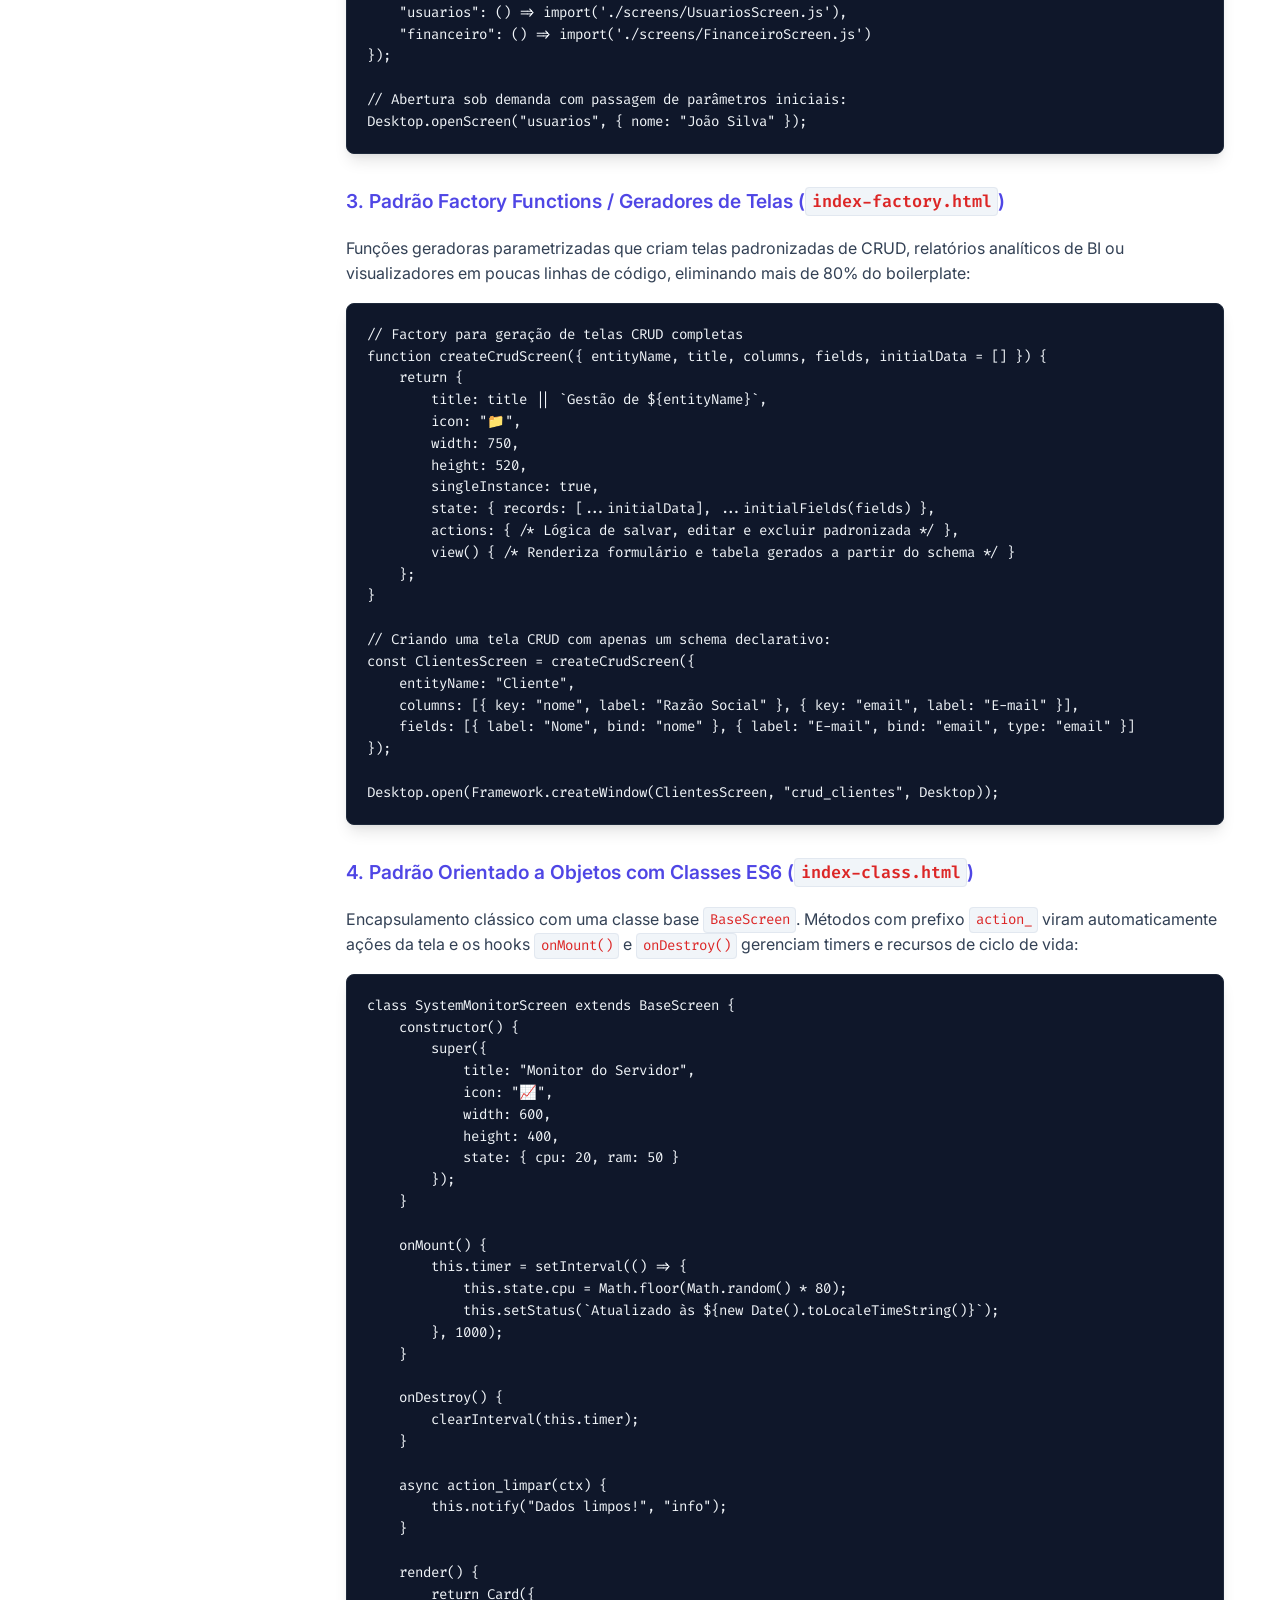
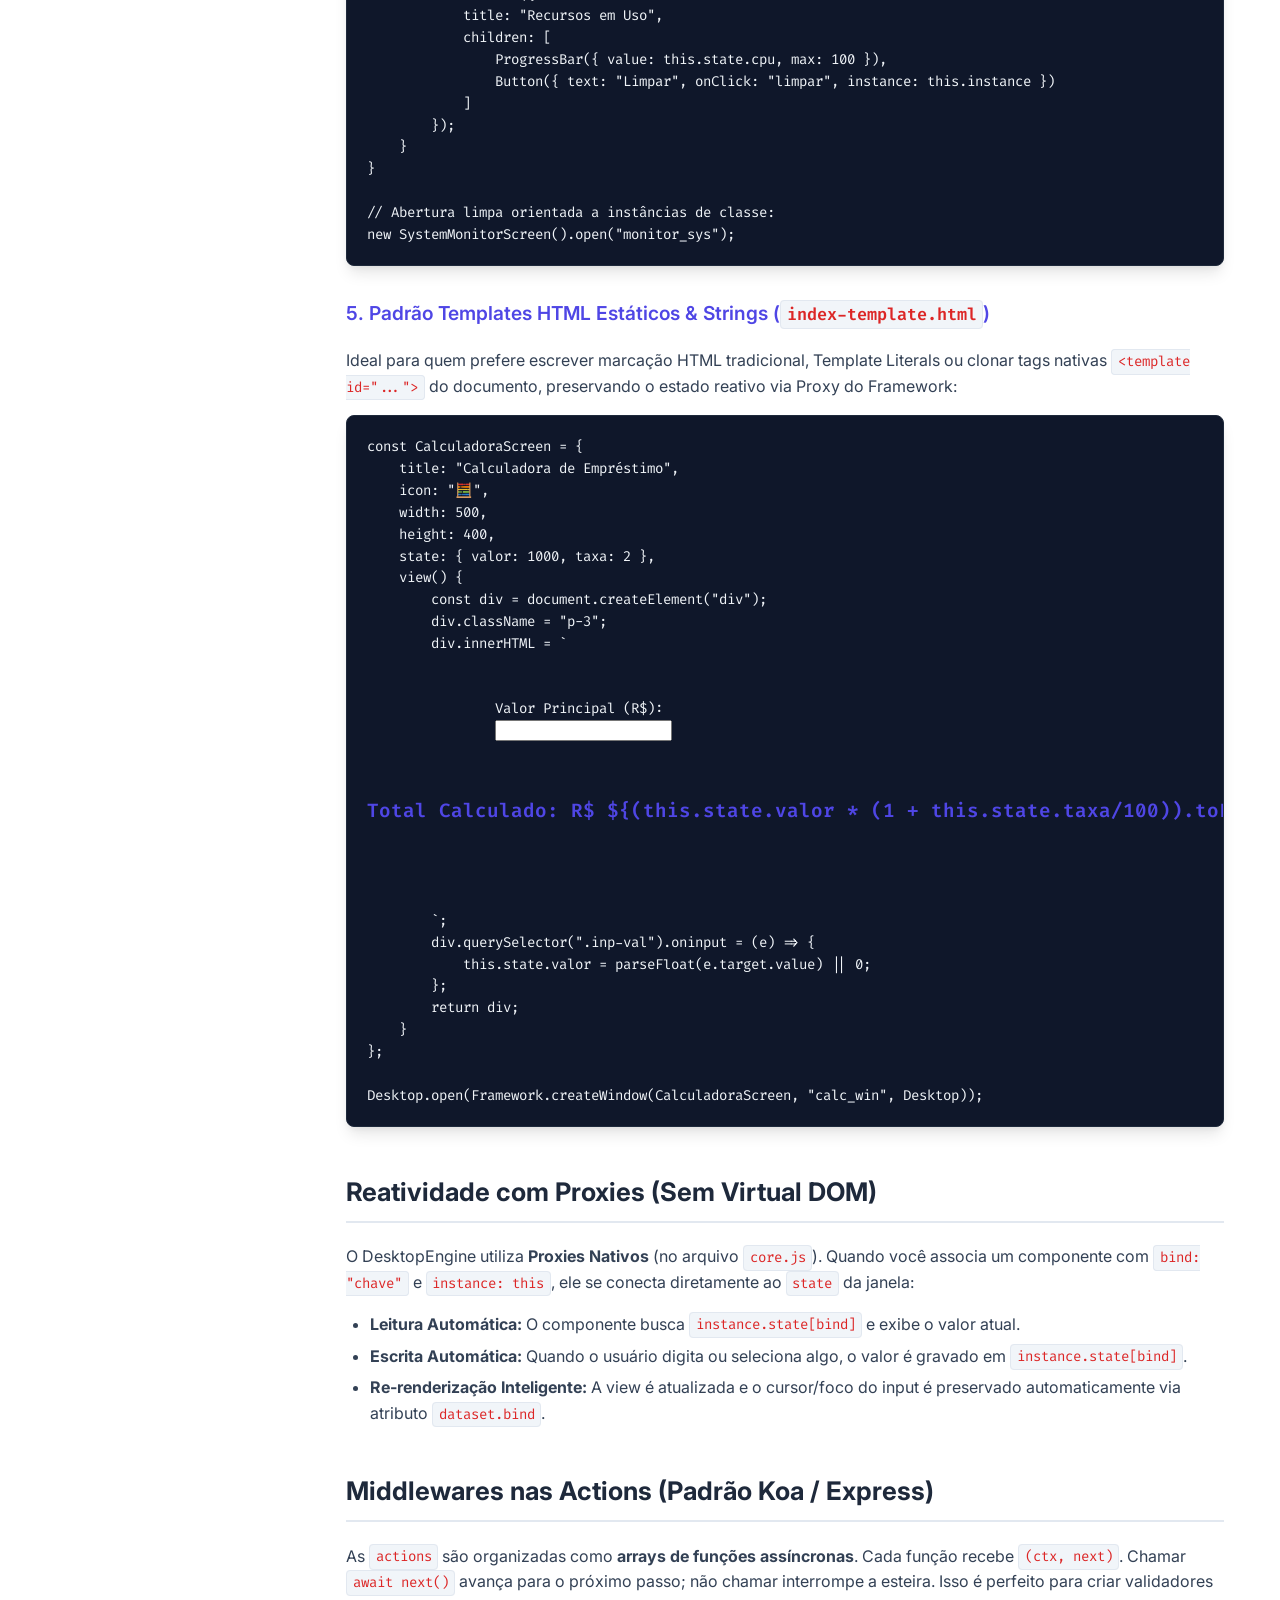
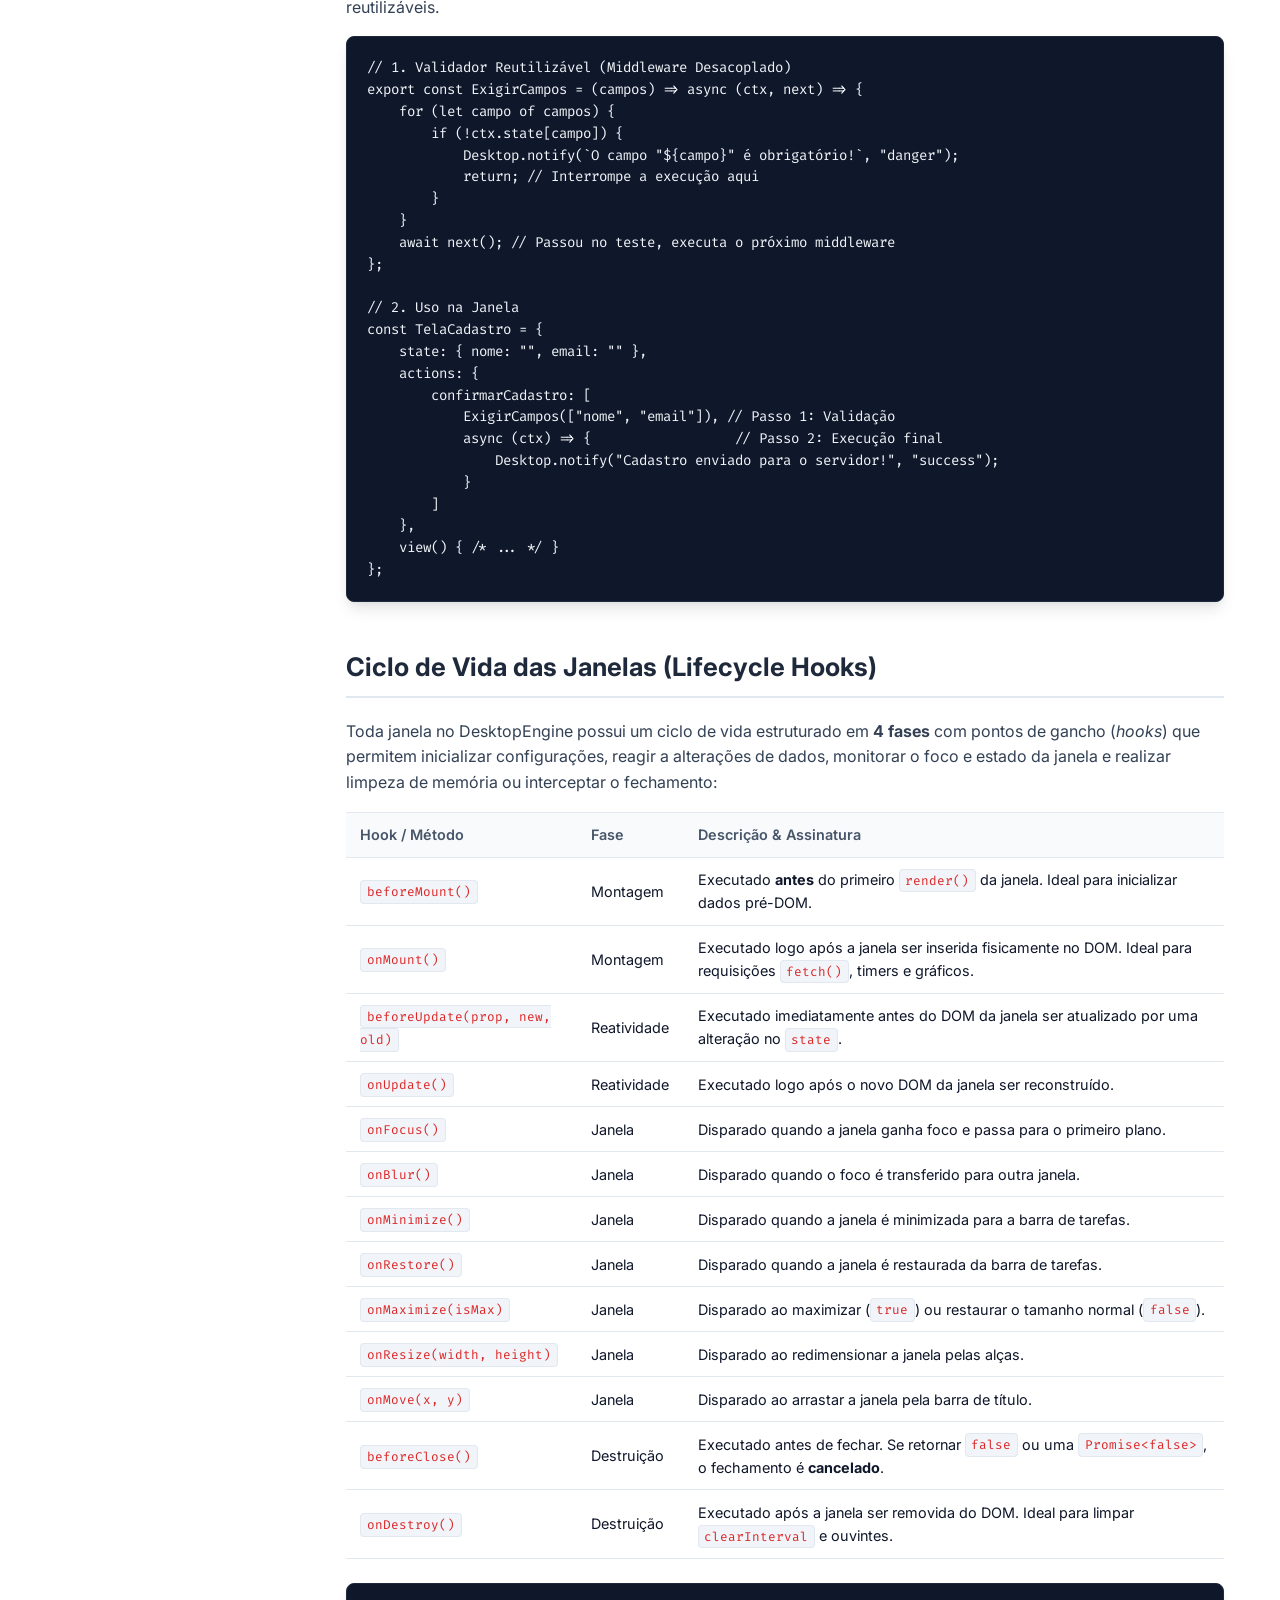
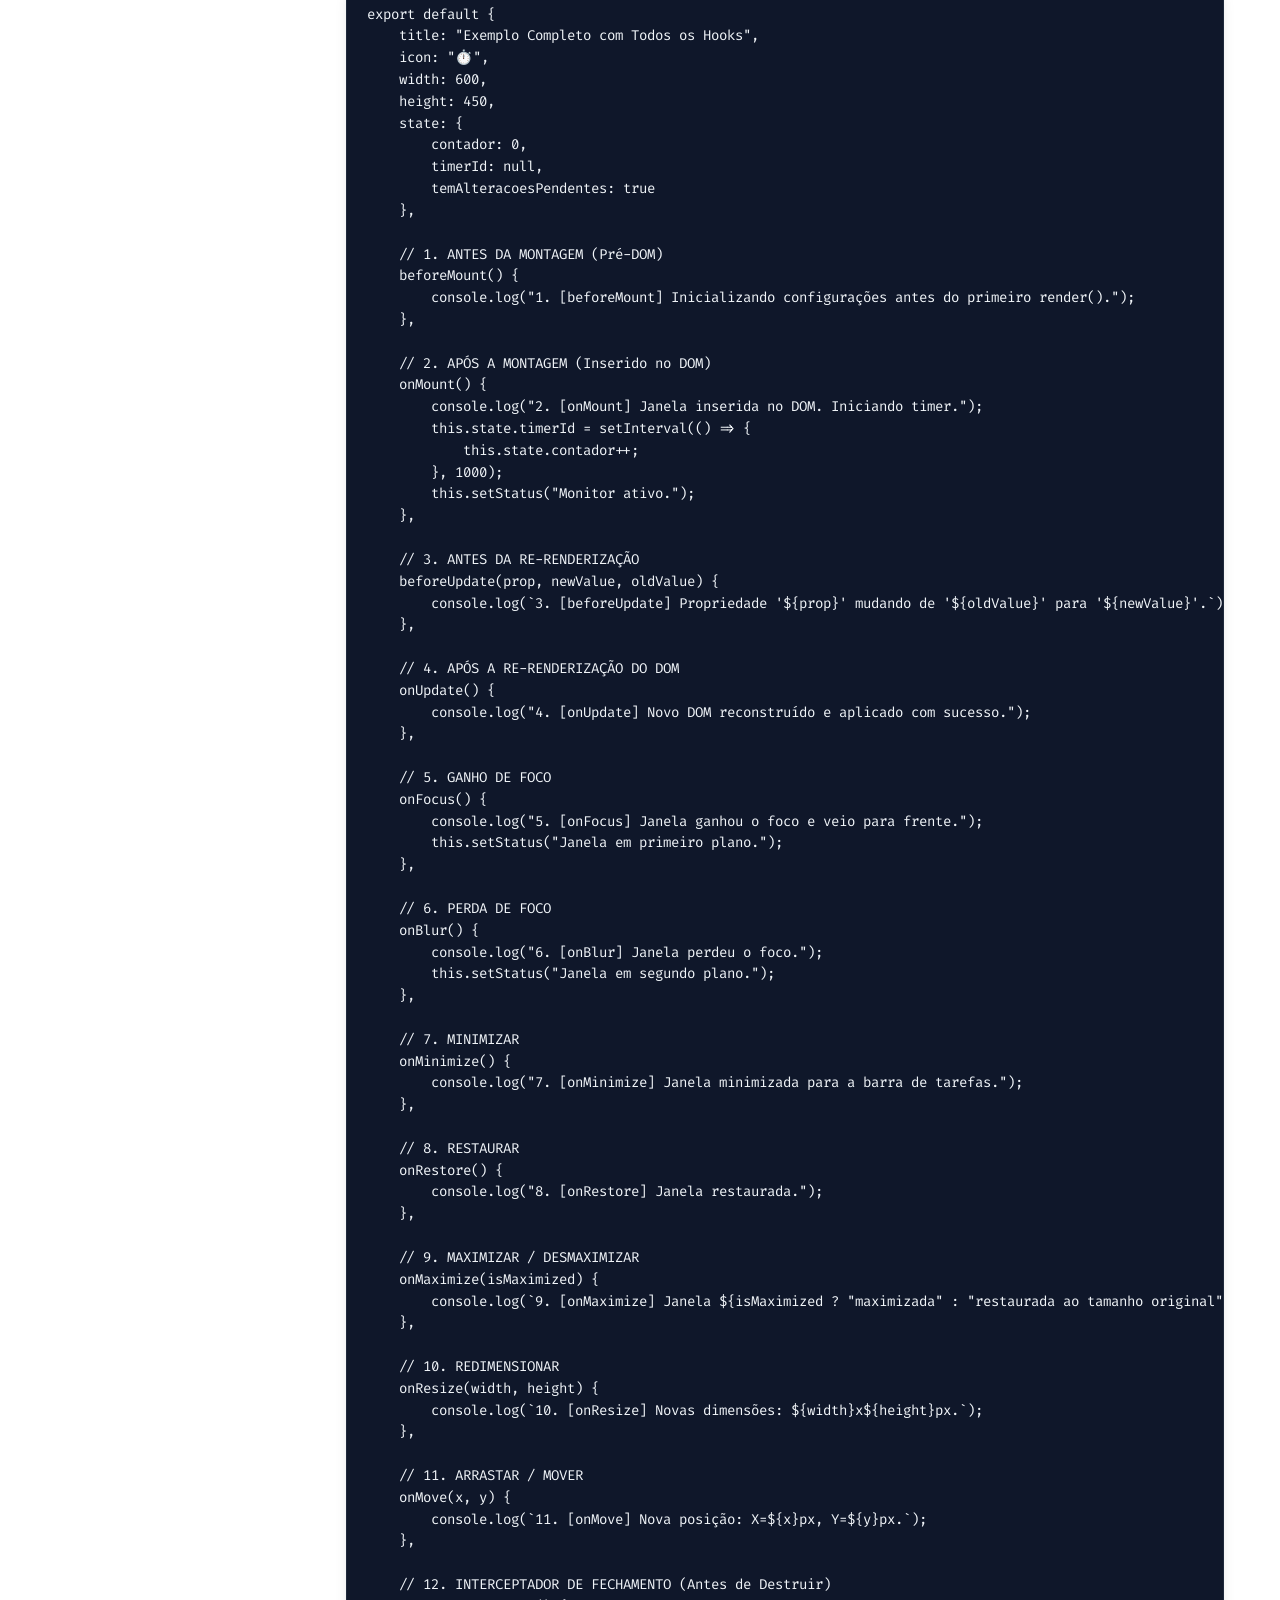
<file: docs.html>
<!doctype html>
<html lang="pt-BR">

<head>
    <meta charset="utf-8">
    <meta name="viewport" content="width=device-width, initial-scale=1">
    <title>Documentação Completa - DesktopEngine V1.5</title>
    <link
        href="https://fonts.googleapis.com/css2?family=Fira+Code:wght@400;500&family=Inter:wght@300;400;500;600;700&display=swap"
        rel="stylesheet">
    <style>
        :root {
            --primary: #4F46E5;
            --primary-dark: #3730a3;
            --primary-light: #e0e7ff;
            --surface: #ffffff;
            --background: #f8fafc;
            --text-main: #0f172a;
            --text-muted: #64748b;
            --border: #e2e8f0;
            --code-bg: #0f172a;
            --code-color: #f1f5f9;
            --code-keyword: #818cf8;
            --code-string: #34d399;
            --code-comment: #94a3b8;
            --radius: 8px;
            --sidebar-width: 290px;
        }

        * {
            box-sizing: border-box;
        }

        body {
            font-family: 'Inter', system-ui, -apple-system, sans-serif;
            background-color: var(--surface);
            color: var(--text-main);
            margin: 0;
            line-height: 1.6;
            display: flex;
            flex-direction: column;
            min-height: 100vh;
        }

        .navbar {
            background: linear-gradient(135deg, var(--primary) 0%, var(--primary-dark) 100%);
            color: white;
            padding: 1rem 2rem;
            font-weight: 700;
            font-size: 1.25rem;
            position: sticky;
            top: 0;
            z-index: 1000;
            box-shadow: 0 4px 6px -1px rgba(0, 0, 0, 0.1);
            display: flex;
            justify-content: space-between;
            align-items: center;
        }

        .navbar .badge {
            background: rgba(255, 255, 255, 0.2);
            padding: 4px 10px;
            border-radius: 20px;
            font-size: 0.8rem;
            font-weight: 500;
        }

        .layout {
            display: flex;
            flex: 1;
        }

        .sidebar {
            width: var(--sidebar-width);
            background-color: var(--background);
            border-right: 1px solid var(--border);
            padding: 1.5rem 1rem 3rem;
            position: sticky;
            top: 60px;
            height: calc(100vh - 60px);
            overflow-y: auto;
        }

        .sidebar a {
            display: block;
            padding: 0.4rem 0.8rem;
            color: var(--text-main);
            text-decoration: none;
            border-radius: var(--radius);
            margin-bottom: 0.15rem;
            font-size: 0.88rem;
            transition: all 0.15s ease;
        }

        .sidebar a:hover {
            background-color: var(--primary-light);
            color: var(--primary);
            font-weight: 500;
        }

        .sidebar .nav-header {
            font-weight: 700;
            text-transform: uppercase;
            font-size: 0.72rem;
            color: var(--text-muted);
            margin: 1.25rem 0 0.4rem 0.8rem;
            letter-spacing: 0.05em;
        }

        .content {
            flex: 1;
            padding: 2.5rem 3.5rem 5rem;
            max-width: 1050px;
            overflow-y: auto;
        }

        h1 {
            font-size: 2.4rem;
            margin-top: 0;
            margin-bottom: 0.8rem;
            font-weight: 800;
            color: #0f172a;
            letter-spacing: -0.02em;
        }

        h2 {
            font-size: 1.6rem;
            margin-top: 2.8rem;
            border-bottom: 2px solid var(--border);
            padding-bottom: 0.5rem;
            font-weight: 700;
            color: #1e293b;
        }

        h3 {
            font-size: 1.2rem;
            margin-top: 2rem;
            color: var(--primary);
            font-weight: 600;
        }

        h4 {
            font-size: 1.05rem;
            margin-top: 1.4rem;
            color: #334155;
            font-weight: 600;
        }

        p {
            margin-bottom: 1rem;
            color: #334155;
        }

        .lead {
            font-size: 1.15rem;
            font-weight: 400;
            color: var(--text-muted);
            margin-bottom: 2rem;
            line-height: 1.6;
        }

        .code-box {
            background-color: var(--code-bg);
            border-radius: var(--radius);
            margin: 1rem 0 1.5rem 0;
            box-shadow: 0 10px 15px -3px rgba(0, 0, 0, 0.1), 0 4px 6px -2px rgba(0, 0, 0, 0.05);
            border: 1px solid #1e293b;
            overflow: hidden;
        }

        .code-box pre {
            margin: 0;
            padding: 1.25rem;
            overflow-x: auto;
            white-space: pre;
            font-family: 'Fira Code', 'Consolas', 'Monaco', monospace;
            font-size: 0.88rem;
            line-height: 1.55;
            color: var(--code-color);
        }

        .code-box code {
            font-family: inherit;
            background: transparent;
            padding: 0;
            color: inherit;
        }

        code:not(pre code) {
            font-family: 'Fira Code', 'Consolas', monospace;
            background-color: #f1f5f9;
            color: #dc2626;
            padding: 0.15rem 0.35rem;
            border-radius: 4px;
            font-size: 0.88em;
            border: 1px solid #e2e8f0;
        }

        table {
            width: 100%;
            border-collapse: collapse;
            margin: 1rem 0 1.5rem;
            font-size: 0.9rem;
        }

        th,
        td {
            text-align: left;
            padding: 0.65rem 0.9rem;
            border-bottom: 1px solid var(--border);
        }

        th {
            background-color: var(--background);
            font-weight: 600;
            color: #475569;
            border-top: 1px solid var(--border);
        }

        .alert {
            padding: 1rem 1.25rem;
            border-radius: var(--radius);
            margin: 1.5rem 0;
            display: flex;
            gap: 12px;
            align-items: flex-start;
        }

        .alert-info {
            background-color: #eff6ff;
            border-left: 4px solid var(--primary);
            color: #1e40af;
        }

        .alert-tip {
            background-color: #ecfdf5;
            border-left: 4px solid #10b981;
            color: #065f46;
        }

        .alert-warn {
            background-color: #fffbeb;
            border-left: 4px solid #f59e0b;
            color: #92400e;
        }

        .alert-icon {
            font-size: 1.25rem;
            line-height: 1;
        }

        .showcase-link {
            display: inline-flex;
            align-items: center;
            gap: 6px;
            background: #f8fafc;
            border: 1px dashed #cbd5e1;
            padding: 6px 12px;
            border-radius: 6px;
            font-size: 0.85rem;
            color: #475569;
            margin-top: 0.5rem;
            margin-bottom: 1.5rem;
        }

        ul {
            margin-bottom: 1.25rem;
            padding-left: 1.5rem;
            color: #334155;
        }

        li {
            margin-bottom: 0.4rem;
        }

        hr {
            border: 0;
            border-top: 1px solid var(--border);
            margin: 3rem 0 2rem;
        }
    </style>
</head>

<body>

    <div class="navbar">
        <div>DesktopEngine V1.5</div>
        <div class="badge">Documentação de Referência Completa</div>
    </div>

    <div class="layout">
        <!-- Sidebar Navigation -->
        <nav class="sidebar">
            <div class="nav-header">Visão Geral</div>
            <a href="#intro">Filosofia do Motor</a>
            <a href="#executando">Executando o Projeto</a>
            <a href="#init">Inicialização do Desktop</a>
            <a href="#telas">Criando Telas (Windows)</a>
            <a href="#element-builder">Abordagem Híbrida &amp; ElementBuilder</a>
            <a href="#contexto-reativo">Reatividade Implícita (Sem instance: this)</a>
            <a href="#extensibilidade">Extensibilidade (BaseComponent &amp; Plugins)</a>
            <a href="#arquitetura-telas">Modularização &amp; Lazy Loading</a>
            <a href="#estado-reativo">Reatividade com Proxies</a>
            <a href="#middlewares">Middlewares &amp; Actions</a>
            <a href="#ciclo-de-vida">Ciclo de Vida (Lifecycle Hooks)</a>

            <div class="nav-header">Layout e Estrutura</div>
            <a href="#primitivas">createElement &amp; Print</a>
            <a href="#row-col-grid">Row, Col &amp; Grid</a>
            <a href="#card-form">Card &amp; Form</a>
            <a href="#tabs">Tabs (Abas)</a>

            <div class="nav-header">Formulários &amp; Inputs</div>
            <a href="#inputs-basicos">Input, Select &amp; Button</a>
            <a href="#checkbox-toggle">Checkbox &amp; Toggle</a>
            <a href="#slider">Slider (Range Contínuo)</a>
            <a href="#radiogroup">RadioGroup</a>
            <a href="#autocomplete">Autocomplete (Chips Múltiplos)</a>

            <div class="nav-header">Visualização de Dados</div>
            <a href="#table">Table (Simples com Render)</a>
            <a href="#datagrid">DataGrid (Paginação &amp; Filtros)</a>
            <a href="#treeview">TreeView (Árvore Expansível)</a>
            <a href="#draggable">DraggableList (Drag &amp; Drop)</a>
            <a href="#webview">WebView (Iframe Reativo)</a>

            <div class="nav-header">Feedback &amp; Status</div>
            <a href="#alert-spinner">Alert &amp; Spinner</a>
            <a href="#toast">Toast (Notificações)</a>
            <a href="#badge-progress">Badge, Progress &amp; Skeleton</a>

            <div class="nav-header">Navegação &amp; Overlays</div>
            <a href="#accordion">Accordion (Sanfona)</a>
            <a href="#drawer">Drawer (Context Menu Flutuante)</a>
            <a href="#modal">Modal (Isolado e Global)</a>
            <a href="#breadcrumbs-stepper">Breadcrumbs &amp; Stepper</a>
            <a href="#carousel">Carousel Magnético</a>
            <a href="#avatar-tooltip">Avatar &amp; Tooltip</a>
            <a href="#dock-widget">DockWidget (Collapsible Tray &amp; Messenger)</a>
            <a href="#float-button">FloatButton (FAB &amp; Speed Dial)</a>
            <a href="#shortcut-container">ShortcutContainer (Grade de Atalhos)</a>
            <a href="#shortcut">Shortcut (Atalho Clicável)</a>

            <div class="nav-header">Sistema Global &amp; Arquitetura</div>
            <a href="#background-tasks">Tarefas em Segundo Plano &amp; Web Workers</a>
            <a href="#janelas-filhas">Janelas Modais Filhas (Dialogs)</a>
            <a href="#window-menubar">MenuBar em Janelas (Window MenuBar)</a>
            <a href="#look-and-feel">Look and Feel (34 Skins)</a>
            <a href="#config-export-load">Exportar &amp; Carregar Configurações (JSON)</a>
            <a href="#modo-mobile">Modo Mobile &amp; Responsivo</a>
            <a href="#menus-globais">MenuBar &amp; StartMenu</a>
            <a href="#contextmenu">ContextMenu &amp; bindContextMenu</a>
        </nav>

        <!-- Main Content -->
        <main class="content">
            <h1 id="intro">DesktopEngine V1.5 - Manual de Referência</h1>
            <p class="lead">O <strong>DesktopEngine</strong> é um micro-framework em Vanilla JavaScript voltado para
                criar interfaces do tipo "Desktop in Browser" (janelas flutuantes, arrastáveis e redimensionáveis).
                Totalmente sem passos de compilação (zero Webpack, zero Node em runtime) e alimentado por reatividade
                nativa via JavaScript Proxies.</p>

            <div class="alert alert-info">
                <span class="alert-icon">💡</span>
                <div>
                    <strong>Demonstração ao Vivo no Código:</strong> Todos os componentes descritos neste manual estão
                    implementados e funcionando no arquivo <code>index.html</code>. Abra a janela <strong>"Showcase de
                        Componentes UI"</strong> na barra de tarefas para interagir com eles ao vivo!
                </div>
            </div>

            <!-- SEÇÃO 1: EXECUTANDO -->
            <h2 id="executando">Executando o Projeto</h2>
            <p>O DesktopEngine utiliza ES Modules nativos (<code>import</code> / <code>export</code>). Por segurança do
                navegador, módulos locais não podem ser abertos diretamente via protocolo <code>file:///</code>.</p>
            <p>Para executar localmente:</p>
            <ul>
                <li><strong>No Windows:</strong> Dê um duplo clique no arquivo <code>server.bat</code> na pasta
                    raiz. Ele abrirá um servidor local na porta <code>8000</code>.</li>
                <li><strong>Via Terminal:</strong> Execute <code>npx serve .</code> ou
                    <code>python -m http.server 8000</code> e acesse <code>http://localhost:8000</code>.
                </li>
            </ul>
            <p>Páginas de demonstração incluídas:</p>
            <ul>
                <li><code>index.html</code>: Layout moderno com <strong>MenuBar superior</strong> e
                    taskbar de janelas.</li>
                <li><code>index2.html</code>: Layout clássico com <strong>Menu Iniciar na Taskbar</strong>.</li>
            </ul>

            <!-- SEÇÃO 2: INIT -->
            <h2 id="init">Inicialização do Desktop (Abordagem Híbrida &amp; Zero-HTML)</h2>
            <p>A classe <code>Desktop</code> controla o ambiente de janelas, taskbar, relógio nativo, menus de contexto globais e notificações. Possui suporte a <strong>Auto-Scaffolding de Shell</strong>: ao chamar <code>Desktop.init()</code> em um contêiner vazio (ex: <code>&lt;div id="app"&gt;&lt;/div&gt;</code> ou direto no <code>&lt;body&gt;</code>), o framework <strong>monta toda a estrutura DOM programaticamente</strong> (MenuBar, Desktop, Windows, Taskbar, Botão Iniciar, Mostrar Desktop e Relógio), eliminando código de casca no HTML.</p>

            <div class="code-box">
                <pre><code>import { Desktop } from './desktop.js';

// 1. Inicialização com Auto-Scaffolding (Zero-HTML no &lt;body&gt;):
Desktop.init({
    target: "#app",                      // Contêiner de montagem (padrão: "#app" ou document.body)
    taskbarPosition: "bottom",           // "bottom", "top", "left", "right"
    startButton: true,                   // Cria e conecta o botão do Menu Iniciar
    showDesktopButton: true,             // Cria e conecta o botão #showDesktop
    clock: { format: "pt-BR", showSeconds: true }, // Relógio gerenciado nativamente
    menuBar: globalSystemMenus,          // MenuBar global auto-conectado
    startMenu: nativeStartMenus,         // Menu Iniciar auto-conectado
    contextMenu: desktopContextMenus,    // Menu de Contexto da Área de Trabalho
    screens: {                           // Registro declarativo de telas
        dashboard: () => import('./screens/DashboardScreen.js'),
        editor: () => import('./screens/EditorScreen.js')
    }
});

// 2. Métodos Programáticos Globais do Desktop:
Desktop.setContextMenu(itensDoMenu);     // Altera dinamicamente o menu de contexto do desktop
Desktop.setMenuBar(menus, "top");        // Atualiza a barra de menus global
Desktop.setStartMenu(menus);             // Atualiza o menu iniciar da taskbar
Desktop.setClock({ showSeconds: false });// Reconfigura o relógio nativo
Desktop.openModal({                      // Abre um modal global no Desktop
    title: "Alerta Global",
    children: (modal) => [
        createElement("p", "", ["Mensagem global para todos os usuários."]),
        Button({ text: "Entendi", onClick: () => modal.close() })
    ]
});

Desktop.getRoot();                       // Retorna o elemento raiz (#app)
Desktop.getSurface();                    // Retorna a Área de Trabalho (#desktop)
Desktop.getTaskbar();                    // Retorna a Barra de Tarefas (#taskbar)
Desktop.getClock();                      // Retorna o elemento do relógio (#clock)

Desktop.setTaskbarPosition("right");     // Altera a barra de tarefas ("bottom", "top", "left", "right")
Desktop.getTaskbarPosition();            // Retorna a posição ativa da barra de tarefas
Desktop.setMenuBarPosition("top");       // Altera o MenuBar ("top", "bottom", "left", "right")
Desktop.getMenuBarPosition();            // Retorna a posição ativa do MenuBar

Desktop.showDesktop();                   // Alterna entre minimizar todas ou restaurá-las
Desktop.arrangeWindows();                // Organiza todas as janelas abertas em grade organizada
Desktop.notify("Olá mundo!", "success"); // Dispara um toast global ("success", "danger", "info")</code></pre>
            </div>

            <!-- SEÇÃO 3: CRIANDO TELAS -->
            <h2 id="telas">Criando Telas (Windows)</h2>
            <p>Uma tela é um objeto declarativo contendo configurações de janela, estado reativo, ações e uma função de
                renderização.</p>

            <table>
                <thead>
                    <tr>
                        <th>Propriedade</th>
                        <th>Tipo</th>
                        <th>Padrão</th>
                        <th>Descrição</th>
                    </tr>
                </thead>
                <tbody>
                    <tr>
                        <td><code>title</code></td>
                        <td><code>String</code></td>
                        <td><code>"Janela"</code></td>
                        <td>Título exibido na barra superior da janela.</td>
                    </tr>
                    <tr>
                        <td><code>icon</code></td>
                        <td><code>String</code></td>
                        <td><code>"📁"</code></td>
                        <td>Ícone emoji ou caractere exibido na barra e taskbar.</td>
                    </tr>
                    <tr>
                        <td><code>width</code> / <code>height</code></td>
                        <td><code>Number</code></td>
                        <td><code>500 / 350</code></td>
                        <td>Dimensões iniciais em pixels.</td>
                    </tr>
                    <tr>
                        <td><code>minWidth</code> / <code>minHeight</code></td>
                        <td><code>Number</code></td>
                        <td><code>200 / 150</code></td>
                        <td>Tamanho mínimo ao redimensionar.</td>
                    </tr>
                    <tr>
                        <td><code>singleInstance</code></td>
                        <td><code>Boolean</code></td>
                        <td><code>false</code></td>
                        <td>Se <code>true</code>, foca na janela já aberta ao invés de duplicar.</td>
                    </tr>
                    <tr>
                        <td><code>resizable</code></td>
                        <td><code>Boolean</code></td>
                        <td><code>true</code></td>
                        <td>Permite redimensionar puxando as bordas.</td>
                    </tr>
                    <tr>
                        <td><code>minimizable</code></td>
                        <td><code>Boolean</code></td>
                        <td><code>true</code></td>
                        <td>Exibe o botão de minimizar na titlebar.</td>
                    </tr>
                    <tr>
                        <td><code>maximizable</code></td>
                        <td><code>Boolean</code></td>
                        <td><code>true</code></td>
                        <td>Exibe o botão de maximizar na titlebar.</td>
                    </tr>
                    <tr>
                        <td><code>contextMenu</code></td>
                        <td><code>Array | Function</code></td>
                        <td><code>null</code></td>
                        <td>Menu de contexto exclusivo do corpo da janela (vinculado automaticamente).</td>
                    </tr>
                    <tr>
                        <td><code>animation</code></td>
                        <td><code>String</code></td>
                        <td><code>""</code></td>
                        <td>Animação CSS de entrada (ex: <code>fade</code>, <code>zoom</code>, <code>pop</code>, <code>slide-right</code>, <code>flip-3d</code>, <code>hinge</code>).</td>
                    </tr>
                    <tr>
                        <td><code>closeAnimation</code></td>
                        <td><code>String</code></td>
                        <td><code>""</code> (herda <code>animation</code>)</td>
                        <td>Animação CSS de saída (desmontagem).</td>
                    </tr>
                    <tr>
                        <td><code>menubar</code> / <code>menus</code></td>
                        <td><code>Array</code></td>
                        <td><code>null</code></td>
                        <td>Barra de menus dedicada exclusiva desta janela.</td>
                    </tr>
                    <tr>
                        <td><code>status</code></td>
                        <td><code>String</code></td>
                        <td><code>""</code></td>
                        <td>Texto inicial do rodapé (statusbar).</td>
                    </tr>
                    <tr>
                        <td><code>state</code></td>
                        <td><code>Object</code></td>
                        <td><code>{}</code></td>
                        <td>Objeto com o estado inicial da tela.</td>
                    </tr>
                    <tr>
                        <td><code>actions</code></td>
                        <td><code>Object</code></td>
                        <td><code>{}</code></td>
                        <td>Dicionário de funções ou esteiras de middleware.</td>
                    </tr>
                    <tr>
                        <td><code>view()</code></td>
                        <td><code>Function</code></td>
                        <td><code>-</code></td>
                        <td>Função que retorna elementos DOM da tela (<code>this</code> = instância).</td>
                    </tr>
                </tbody>
            </table>

            <div class="code-box">
                <pre><code>import { Framework } from './core.js';
import { Desktop } from './desktop.js';
import { Input, Button, createElement } from './ui.js';

const MinhaJanela = {
    title: "Minha Primeira Janela",
    icon: "💻",
    width: 450,
    height: 320,
    singleInstance: true,
    status: "Pronto",

    // Menu de Contexto Declarativo da Janela
    contextMenu: [
        { label: "🔄 Recarregar Dados", action: (inst) => inst.setStatus("Recarregado!") },
        { label: "🪟 Abrir Diálogo Local", action: (inst) => inst.openModal({ title: "Diálogo", children: [createElement("p", "", ["Alô!"])] }) }
    ],

    // MenuBar Declarativo da Janela
    menubar: [
        {
            label: "Arquivo",
            items: [
                { label: "Salvar", action: () => alert("Salvo!") },
                { label: "Fechar", action: (inst) => inst.close() }
            ]
        }
    ],

    state: {
        usuario: ""
    },

    actions: {
        salvar: [async (ctx) => {
            ctx.instance.setStatus("Salvando...");
            await new Promise(r => setTimeout(r, 600));
            ctx.instance.setTitle(`Usuário: ${ctx.state.usuario}`);
            ctx.instance.setStatus("Pronto");
        }],
        abrirModal: [async (ctx) => {
            // Método programático na instância da janela (já sabe que é local)
            const modal = ctx.instance.openModal({
                title: "Confirmar Ação",
                children: (m) => [
                    createElement("p", "", ["Deseja prosseguir?"]),
                    Button({ text: "Fechar", onClick: () => m.close() })
                ]
            });
        }]
    },

    view() {
        return createElement("div", "p-3 flex-col gap-2", [
            Input({ label: "Nome de Usuário", bind: "usuario", instance: this }),
            Button({ text: "Salvar Dados", onClick: "salvar", instance: this }),
            Button({ text: "Abrir Modal Local", onClick: "abrirModal", instance: this, variant: "secondary" })
        ]);
    }
};

// Abre a janela no Desktop
Desktop.open(Framework.createWindow(MinhaJanela, "JANELA_USUARIO", Desktop));</code></pre>
            </div>

            <!-- SEÇÃO: ABORDAGEM HÍBRIDA & ELEMENTBUILDER -->
            <h2 id="element-builder">⚡ Abordagem Híbrida &amp; ElementBuilder (Fluent API)</h2>
            <p>O <strong>DesktopEngine</strong> promove o desenvolvimento híbrido (declarativo + programático fluente) através do módulo <code>ElementBuilder.js</code> e da fachada <code>UI</code>. Esta abordagem elimina a necessidade de manipulação direta de nós DOM via <code>document.createElement</code>, strings de HTML cruas ou chamadas a <code>document.getElementById</code>:</p>

            <div class="alert alert-tip">
                <span class="alert-icon">💡</span>
                <div>
                    <strong>Vantagens da Fluent API:</strong>
                    <ul style="margin: 4px 0 0 0; padding-left: 18px;">
                        <li><strong>Zero DOM Bruto:</strong> Construção estruturada por métodos encadeáveis (<code>.class()</code>, <code>.style()</code>, <code>.text()</code>, <code>.children()</code>, <code>.click()</code>).</li>
                        <li><strong>Integração Nativa com o UI Kit:</strong> Acesso imediato a todos os componentes do framework (<code>UI.card()</code>, <code>UI.grid()</code>, <code>UI.input()</code>, <code>UI.button()</code>, <code>UI.badge()</code>, etc.).</li>
                        <li><strong>Encapsulamento de Eventos e Ações:</strong> Disparo direto de actions da janela passando apenas o nome da ação (<code>.click("salvar")</code> ou <code>UI.button("Salvar", "salvar")</code>).</li>
                    </ul>
                </div>
            </div>

            <div class="code-box">
                <pre><code>import { UI, ElementBuilder } from './ElementBuilder.js';

// Exemplo 1: Construção Fluente Programática
const meuCard = UI.card("Resumo do Sistema")
    .class("meu-card-customizado")
    .children([
        UI.p("Visão geral em tempo real com construção fluente."),
        UI.row([
            UI.badge("Ativo", "success"),
            UI.badge("Seguro", "primary")
        ]),
        UI.button("Atualizar Dados").primary().click("recarregar")
    ])
    .build();

// Exemplo 2: View de Janela utilizando UI Fluente
const TelaFluente = {
    title: "Painel Fluente",
    icon: "⚡",
    state: { usuario: "Maria", nivel: "Admin" },
    actions: {
        salvar: [async (ctx) => Desktop.notify(`Usuário ${ctx.state.usuario} salvo!`, "success")]
    },
    view() {
        return UI.div().class("p-3 flex-col gap-2").children([
            UI.input("Nome de Usuário", "usuario"),
            UI.button("Salvar Registro", "salvar").primary()
        ]).build();
    }
};</code></pre>
            </div>

            <!-- SEÇÃO: CONTEXTO REATIVO IMPLÍCITO -->
            <h2 id="contexto-reativo">🧬 Contexto Reativo Implícito (Zero-instance: this)</h2>
            <p>Nas versões anteriores do framework, para que os componentes vinculassem seu estado reativo (<code>bind: "nome"</code>) ou disparassem actions da janela, o desenvolvedor precisava repassar explicitamente o parâmetro <code>{ instance: this }</code> para cada elemento.</p>

            <p>A partir desta versão, o <strong>DesktopEngine</strong> introduz o <code>UIContext</code> no core:</p>
            <ul>
                <li>Durante as fases de <code>render()</code>, <code>update()</code>, <code>runAction()</code> e hooks de ciclo de vida (<code>onMount</code>, etc.), a instância da janela é registrada em um contexto implícito de execução.</li>
                <li>Todos os componentes (<code>Input</code>, <code>Select</code>, <code>Checkbox</code>, <code>Toggle</code>, <code>Textarea</code>, <code>Slider</code>, <code>Autocomplete</code>, <code>RadioGroup</code>, <code>Button</code>, etc.) resolvem a janela ativa de forma automática.</li>
                <li><strong>Compatibilidade Retroativa Total:</strong> Códigos legados que ainda passem <code>{ instance: this }</code> continuam funcionando 100% sem alterações.</li>
            </ul>

            <div class="code-box">
                <pre><code>// ✅ Abordagem Moderna Recomendada (Sem instance: this):
view() {
    return UI.div().children([
        UI.input("Nome", "nome"),                          // Automaticamente vinculado ao state.nome
        UI.select({ label: "Perfil", bind: "perfil" }),    // Automaticamente vinculado ao state.perfil
        UI.button("Salvar", "salvarAction")                // Dispara a action 'salvarAction' da janela
    ]).build();
}

// ⚠️ Abordagem Legada (Ainda suportada para retrocompatibilidade):
view() {
    return createElement("div", "", [
        Input({ label: "Nome", bind: "nome", instance: this }),
        Button({ text: "Salvar", onClick: "salvarAction", instance: this })
    ]);
}</code></pre>
            </div>

            <!-- SEÇÃO: EXTENSIBILIDADE -->
            <h2 id="extensibilidade">🧩 Extensibilidade do Framework (BaseComponent, defineComponent &amp; Plugins)</h2>
            <p>O DesktopEngine foi arquitetado para permitir que desenvolvedores terceiros estendam o framework criando seus próprios componentes reutilizáveis ou injetando plugins globais sem precisar conhecer dados internos da engine:</p>

            <h3>1. Criando Componentes com <code>BaseComponent</code></h3>
            <p>A classe base <code>BaseComponent</code> fornece ciclo de vida próprio (<code>onMount</code>, <code>onUpdate</code>, <code>onDestroy</code>), estado reativo encapsulado (<code>this.state</code>, <code>this.setState()</code>) e sistema de eventos (<code>this.on()</code>, <code>this.emit()</code>):</p>

            <div class="code-box">
                <pre><code>import { BaseComponent, Framework } from './core.js';
import { UI } from './ElementBuilder.js';

export class ContadorWidget extends BaseComponent {
    constructor(props = {}) {
        super(props);
        this.state = { valor: props.inicial || 0 };
    }

    render() {
        return UI.div().class("card-contador").children([
            UI.span(`Valor atual: ${this.state.valor}`),
            UI.button("+1", () => this.setState(s => ({ valor: s.valor + 1 })))
        ]).build();
    }
}

// 2. Registrando o Componente no Framework:
Framework.defineComponent("Contador", ContadorWidget);

// Agora o componente pode ser usado diretamente na API fluente:
// UI.Contador({ inicial: 10 }) ou UI.custom("Contador", { inicial: 10 })</code></pre>
            </div>

            <h3>2. Sistema de Plugins Globais (<code>Framework.use</code>)</h3>
            <p>Permite interceptar ou injetar capacidades no framework:</p>

            <div class="code-box">
                <pre><code>import { Framework } from './core.js';

const LoggerPlugin = (engine, options) => {
    console.log("Plugin Logger instalado:", options);
};

Framework.use(LoggerPlugin, { verbose: true });</code></pre>
            </div>

            <!-- SEÇÃO NOVO: ARQUITETURA MODULAR & SCREEN REGISTRY -->
            <h2 id="arquitetura-telas">Padrões e Formas de Criação de Telas</h2>
            <p>O DesktopEngine foi arquitetado para se adaptar a diferentes estilos e tamanhos de projetos. Abaixo estão
                as <strong>5 formas completas de se criar telas</strong>, cada uma com uma página HTML de demonstração
                ao vivo:</p>

            <div class="alert alert-info">
                <span class="alert-icon">🌐</span>
                <div>
                    <strong>Páginas de Demonstração Interativas:</strong>
                    <ul style="margin: 6px 0 0 0; padding-left: 20px;">
                        <li><a href="index-direct.html"><code>index-direct.html</code></a> — Padrão 1: Criação Direta
                            (Inline Objects &amp; Multi-Instâncias)</li>
                        <li><a href="index-lazy.html"><code>index-lazy.html</code></a> — Padrão 2: Screen Registry &amp;
                            Lazy Loading Modular</li>
                        <li><a href="index-factory.html"><code>index-factory.html</code></a> — Padrão 3: Factory
                            Functions &amp; Geradores de Telas</li>
                        <li><a href="index-class.html"><code>index-class.html</code></a> — Padrão 4: Orientação a
                            Objetos com Classes ES6</li>
                        <li><a href="index-template.html"><code>index-template.html</code></a> — Padrão 5: Templates
                            HTML Estáticos &amp; Strings</li>
                    </ul>
                </div>
            </div>

            <h3 id="padrao-1">1. Padrão Direto / Inline Objects (<code>index-direct.html</code>)</h3>
            <p>A forma mais simples e rápida: objetos declarados diretamente no código da página e abertos via
                <code>Desktop.open(Framework.createWindow(config, id, Desktop))</code>. Suporta telas Single-Instance e
                Multi-Instance (múltiplas janelas abertas simultaneamente, como post-its ou anotações rápidas com IDs
                temporais <code>nota_${Date.now()}</code>):
            </p>

            <div class="code-box">
                <pre><code>import { Framework } from './core.js';
import { Desktop } from './desktop.js';
import { Input, Button, createElement } from './ui.js';

// Definição inline
const PostItScreen = {
    title: "Nota Rápida",
    icon: "📝",
    width: 320,
    height: 240,
    singleInstance: false, // Permite abrir múltiplas cópias!
    state: { texto: "" },
    view() {
        return createElement("div", "p-2", [
            Input({ bind: "texto", instance: this, placeholder: "Digite sua nota..." })
        ]);
    }
};

// Abertura com ID dinâmico
Desktop.open(Framework.createWindow(PostItScreen, `nota_${Date.now()}`, Desktop));</code></pre>
            </div>

            <h3 id="padrao-2">2. Padrão Modular com Lazy Loading (<code>index-lazy.html</code>)</h3>
            <p>Para sistemas corporativos de grande porte. Cada tela reside em seu próprio arquivo na pasta
                <code>/screens/</code> e é carregada sob demanda via Dynamic Imports nativos do ES Modules:
            </p>

            <div class="code-box">
                <pre><code>// screens/UsuariosScreen.js
import { Input, Button, Card } from '../ui.js';

export default {
    title: "Gestão de Usuários",
    icon: "👥",
    width: 600,
    height: 400,
    singleInstance: true,
    state: { nome: "", email: "" },
    view() {
        return Card({
            title: "Novo Usuário",
            children: [
                Input({ label: "Nome", bind: "nome", instance: this }),
                Button({ text: "Salvar", onClick: "salvar", instance: this, variant: "primary" })
            ]
        });
    }
};

// No index.html (Registro centralizado):
Desktop.registerScreens({
    "usuarios": () => import('./screens/UsuariosScreen.js'),
    "financeiro": () => import('./screens/FinanceiroScreen.js')
});

// Abertura sob demanda com passagem de parâmetros iniciais:
Desktop.openScreen("usuarios", { nome: "João Silva" });</code></pre>
            </div>

            <h3 id="padrao-3">3. Padrão Factory Functions / Geradores de Telas (<code>index-factory.html</code>)</h3>
            <p>Funções geradoras parametrizadas que criam telas padronizadas de CRUD, relatórios analíticos de BI ou
                visualizadores em poucas linhas de código, eliminando mais de 80% do boilerplate:</p>

            <div class="code-box">
                <pre><code>// Factory para geração de telas CRUD completas
function createCrudScreen({ entityName, title, columns, fields, initialData = [] }) {
    return {
        title: title || `Gestão de ${entityName}`,
        icon: "📁",
        width: 750,
        height: 520,
        singleInstance: true,
        state: { records: [...initialData], ...initialFields(fields) },
        actions: { /* Lógica de salvar, editar e excluir padronizada */ },
        view() { /* Renderiza formulário e tabela gerados a partir do schema */ }
    };
}

// Criando uma tela CRUD com apenas um schema declarativo:
const ClientesScreen = createCrudScreen({
    entityName: "Cliente",
    columns: [{ key: "nome", label: "Razão Social" }, { key: "email", label: "E-mail" }],
    fields: [{ label: "Nome", bind: "nome" }, { label: "E-mail", bind: "email", type: "email" }]
});

Desktop.open(Framework.createWindow(ClientesScreen, "crud_clientes", Desktop));</code></pre>
            </div>

            <h3 id="padrao-4">4. Padrão Orientado a Objetos com Classes ES6 (<code>index-class.html</code>)</h3>
            <p>Encapsulamento clássico com uma classe base <code>BaseScreen</code>. Métodos com prefixo
                <code>action_</code> viram automaticamente ações da tela e os hooks <code>onMount()</code> e
                <code>onDestroy()</code> gerenciam timers e recursos de ciclo de vida:
            </p>

            <div class="code-box">
                <pre><code>class SystemMonitorScreen extends BaseScreen {
    constructor() {
        super({
            title: "Monitor do Servidor",
            icon: "📈",
            width: 600,
            height: 400,
            state: { cpu: 20, ram: 50 }
        });
    }

    onMount() {
        this.timer = setInterval(() => {
            this.state.cpu = Math.floor(Math.random() * 80);
            this.setStatus(`Atualizado às ${new Date().toLocaleTimeString()}`);
        }, 1000);
    }

    onDestroy() {
        clearInterval(this.timer);
    }

    async action_limpar(ctx) {
        this.notify("Dados limpos!", "info");
    }

    render() {
        return Card({
            title: "Recursos em Uso",
            children: [
                ProgressBar({ value: this.state.cpu, max: 100 }),
                Button({ text: "Limpar", onClick: "limpar", instance: this.instance })
            ]
        });
    }
}

// Abertura limpa orientada a instâncias de classe:
new SystemMonitorScreen().open("monitor_sys");</code></pre>
            </div>

            <h3 id="padrao-5">5. Padrão Templates HTML Estáticos &amp; Strings (<code>index-template.html</code>)</h3>
            <p>Ideal para quem prefere escrever marcação HTML tradicional, Template Literals ou clonar tags nativas
                <code>&lt;template id="..."&gt;</code> do documento, preservando o estado reativo via Proxy do
                Framework:
            </p>

            <div class="code-box">
                <pre><code>const CalculadoraScreen = {
    title: "Calculadora de Empréstimo",
    icon: "🧮",
    width: 500,
    height: 400,
    state: { valor: 1000, taxa: 2 },
    view() {
        const div = document.createElement("div");
        div.className = "p-3";
        div.innerHTML = `
            <div class="ui-card">
                <label>Valor Principal (R$):</label>
                <input type="number" class="ui-input inp-val" value="${this.state.valor}" />
                <h3>Total Calculado: R$ ${(this.state.valor * (1 + this.state.taxa/100)).toFixed(2)}</h3>
            </div>
        `;
        div.querySelector(".inp-val").oninput = (e) => {
            this.state.valor = parseFloat(e.target.value) || 0;
        };
        return div;
    }
};

Desktop.open(Framework.createWindow(CalculadoraScreen, "calc_win", Desktop));</code></pre>
            </div>

            <!-- SEÇÃO 4: ESTADO REATIVO -->
            <h2 id="estado-reativo">Reatividade com Proxies (Sem Virtual DOM)</h2>
            <p>O DesktopEngine utiliza <strong>Proxies Nativos</strong> (no arquivo <code>core.js</code>). Quando você
                associa um componente com <code>bind: "chave"</code> e <code>instance: this</code>, ele se conecta
                diretamente ao <code>state</code> da janela:</p>
            <ul>
                <li><strong>Leitura Automática:</strong> O componente busca <code>instance.state[bind]</code> e exibe o
                    valor atual.</li>
                <li><strong>Escrita Automática:</strong> Quando o usuário digita ou seleciona algo, o valor é gravado em
                    <code>instance.state[bind]</code>.
                </li>
                <li><strong>Re-renderização Inteligente:</strong> A view é atualizada e o cursor/foco do input é
                    preservado automaticamente via atributo <code>dataset.bind</code>.</li>
            </ul>

            <!-- SEÇÃO 5: MIDDLEWARES -->
            <h2 id="middlewares">Middlewares nas Actions (Padrão Koa / Express)</h2>
            <p>As <code>actions</code> são organizadas como <strong>arrays de funções assíncronas</strong>. Cada função
                recebe <code>(ctx, next)</code>. Chamar <code>await next()</code> avança para o próximo passo; não
                chamar interrompe a esteira. Isso é perfeito para criar validadores reutilizáveis.</p>

            <div class="code-box">
                <pre><code>// 1. Validador Reutilizável (Middleware Desacoplado)
export const ExigirCampos = (campos) => async (ctx, next) => {
    for (let campo of campos) {
        if (!ctx.state[campo]) {
            Desktop.notify(`O campo "${campo}" é obrigatório!`, "danger");
            return; // Interrompe a execução aqui
        }
    }
    await next(); // Passou no teste, executa o próximo middleware
};

// 2. Uso na Janela
const TelaCadastro = {
    state: { nome: "", email: "" },
    actions: {
        confirmarCadastro: [
            ExigirCampos(["nome", "email"]), // Passo 1: Validação
            async (ctx) => {                  // Passo 2: Execução final
                Desktop.notify("Cadastro enviado para o servidor!", "success");
            }
        ]
    },
    view() { /* ... */ }
};</code></pre>
            </div>

            <!-- SEÇÃO: CICLO DE VIDA (LIFECYCLE HOOKS) -->
            <h2 id="ciclo-de-vida">Ciclo de Vida das Janelas (Lifecycle Hooks)</h2>
            <p>Toda janela no DesktopEngine possui um ciclo de vida estruturado em <strong>4 fases</strong> com pontos
                de gancho (<em>hooks</em>) que permitem inicializar configurações, reagir a alterações de dados,
                monitorar o foco e estado da janela e realizar limpeza de memória ou interceptar o fechamento:</p>

            <div class="table-wrapper">
                <table>
                    <thead>
                        <tr>
                            <th>Hook / Método</th>
                            <th>Fase</th>
                            <th>Descrição &amp; Assinatura</th>
                        </tr>
                    </thead>
                    <tbody>
                        <tr>
                            <td><code>beforeMount()</code></td>
                            <td>Montagem</td>
                            <td>Executado <strong>antes</strong> do primeiro <code>render()</code> da janela. Ideal para
                                inicializar dados pré-DOM.</td>
                        </tr>
                        <tr>
                            <td><code>onMount()</code></td>
                            <td>Montagem</td>
                            <td>Executado logo após a janela ser inserida fisicamente no DOM. Ideal para requisições
                                <code>fetch()</code>, timers e gráficos.
                            </td>
                        </tr>
                        <tr>
                            <td><code>beforeUpdate(prop, new, old)</code></td>
                            <td>Reatividade</td>
                            <td>Executado imediatamente antes do DOM da janela ser atualizado por uma alteração no
                                <code>state</code>.
                            </td>
                        </tr>
                        <tr>
                            <td><code>onUpdate()</code></td>
                            <td>Reatividade</td>
                            <td>Executado logo após o novo DOM da janela ser reconstruído.</td>
                        </tr>
                        <tr>
                            <td><code>onFocus()</code></td>
                            <td>Janela</td>
                            <td>Disparado quando a janela ganha foco e passa para o primeiro plano.</td>
                        </tr>
                        <tr>
                            <td><code>onBlur()</code></td>
                            <td>Janela</td>
                            <td>Disparado quando o foco é transferido para outra janela.</td>
                        </tr>
                        <tr>
                            <td><code>onMinimize()</code></td>
                            <td>Janela</td>
                            <td>Disparado quando a janela é minimizada para a barra de tarefas.</td>
                        </tr>
                        <tr>
                            <td><code>onRestore()</code></td>
                            <td>Janela</td>
                            <td>Disparado quando a janela é restaurada da barra de tarefas.</td>
                        </tr>
                        <tr>
                            <td><code>onMaximize(isMax)</code></td>
                            <td>Janela</td>
                            <td>Disparado ao maximizar (<code>true</code>) ou restaurar o tamanho normal
                                (<code>false</code>).</td>
                        </tr>
                        <tr>
                            <td><code>onResize(width, height)</code></td>
                            <td>Janela</td>
                            <td>Disparado ao redimensionar a janela pelas alças.</td>
                        </tr>
                        <tr>
                            <td><code>onMove(x, y)</code></td>
                            <td>Janela</td>
                            <td>Disparado ao arrastar a janela pela barra de título.</td>
                        </tr>
                        <tr>
                            <td><code>beforeClose()</code></td>
                            <td>Destruição</td>
                            <td>Executado antes de fechar. Se retornar <code>false</code> ou uma
                                <code>Promise&lt;false&gt;</code>, o fechamento é <strong>cancelado</strong>.
                            </td>
                        </tr>
                        <tr>
                            <td><code>onDestroy()</code></td>
                            <td>Destruição</td>
                            <td>Executado após a janela ser removida do DOM. Ideal para limpar
                                <code>clearInterval</code> e ouvintes.
                            </td>
                        </tr>
                    </tbody>
                </table>
            </div>

            <div class="code-box">
                <pre><code>export default {
    title: "Exemplo Completo com Todos os Hooks",
    icon: "⏱️",
    width: 600,
    height: 450,
    state: {
        contador: 0,
        timerId: null,
        temAlteracoesPendentes: true
    },

    // 1. ANTES DA MONTAGEM (Pré-DOM)
    beforeMount() {
        console.log("1. [beforeMount] Inicializando configurações antes do primeiro render().");
    },

    // 2. APÓS A MONTAGEM (Inserido no DOM)
    onMount() {
        console.log("2. [onMount] Janela inserida no DOM. Iniciando timer.");
        this.state.timerId = setInterval(() => {
            this.state.contador++;
        }, 1000);
        this.setStatus("Monitor ativo.");
    },

    // 3. ANTES DA RE-RENDERIZAÇÃO
    beforeUpdate(prop, newValue, oldValue) {
        console.log(`3. [beforeUpdate] Propriedade '${prop}' mudando de '${oldValue}' para '${newValue}'.`);
    },

    // 4. APÓS A RE-RENDERIZAÇÃO DO DOM
    onUpdate() {
        console.log("4. [onUpdate] Novo DOM reconstruído e aplicado com sucesso.");
    },

    // 5. GANHO DE FOCO
    onFocus() {
        console.log("5. [onFocus] Janela ganhou o foco e veio para frente.");
        this.setStatus("Janela em primeiro plano.");
    },

    // 6. PERDA DE FOCO
    onBlur() {
        console.log("6. [onBlur] Janela perdeu o foco.");
        this.setStatus("Janela em segundo plano.");
    },

    // 7. MINIMIZAR
    onMinimize() {
        console.log("7. [onMinimize] Janela minimizada para a barra de tarefas.");
    },

    // 8. RESTAURAR
    onRestore() {
        console.log("8. [onRestore] Janela restaurada.");
    },

    // 9. MAXIMIZAR / DESMAXIMIZAR
    onMaximize(isMaximized) {
        console.log(`9. [onMaximize] Janela ${isMaximized ? "maximizada" : "restaurada ao tamanho original"}.`);
    },

    // 10. REDIMENSIONAR
    onResize(width, height) {
        console.log(`10. [onResize] Novas dimensões: ${width}x${height}px.`);
    },

    // 11. ARRASTAR / MOVER
    onMove(x, y) {
        console.log(`11. [onMove] Nova posição: X=${x}px, Y=${y}px.`);
    },

    // 12. INTERCEPTADOR DE FECHAMENTO (Antes de Destruir)
    async beforeClose() {
        if (this.state.temAlteracoesPendentes) {
            // Pode retornar false ou uma Promise<boolean> para cancelar o fechamento
            return await Modal.confirm("Você tem dados não salvos. Deseja realmente fechar?");
        }
        return true; // Permite fechar
    },

    // 13. DESTRUIÇÃO E LIMPEZA DE MEMÓRIA (Pós-Remoção)
    onDestroy() {
        console.log("13. [onDestroy] Janela destruída. Limpando timers e liberando memória.");
        clearInterval(this.state.timerId);
    },

    view() {
        return createElement("div", "flex-col", [
            Card({
                title: "Painel de Demonstração dos Hooks",
                children: [
                    createElement("p", "", [`Contador Reativo: ${this.state.contador}`]),
                    Button({
                        text: "Incrementar Manualmente",
                        variant: "primary",
                        onClick: () => this.state.contador++
                    })
                ]
            })
        ]);
    }
};</code></pre>
            </div>

            <hr>

            <!-- SEÇÃO: PRIMITIVAS -->
            <h2 id="primitivas">Primitivas de Layout e Impressão</h2>

            <h3>createElement (Fábrica DOM Polimórfica)</h3>
            <p>Fábrica de nós DOM pura, rápida e segura utilizada em toda a biblioteca. Suporta múltiplas assinaturas
                polimórficas para maior ergonomia:</p>
            <div class="code-box">
                <pre><code>import { createElement } from './ui.js';

// 1. Passando filhos diretamente (sem precisar de classe vazia ""):
const div1 = createElement("div", [
    createElement("h2", "Título Direto"),
    createElement("p", "Texto descritivo simples")
]);

// 2. Com classe e filhos (Padrão clássico):
const div2 = createElement("div", "meu-container", [
    createElement("span", "badge", ["Status Ativo"])
]);

// 3. Com objeto de propriedades, estilos e eventos (Estilo Hyperscript):
const div3 = createElement("button", {
    className: "btn btn-primary",
    id: "btn-salvar",
    style: { fontWeight: "bold", padding: "8px 16px" },
    onclick: () => alert("Salvo!")
}, ["Salvar Dados"]);

// 4. Tags vazias e quebras simples:
const hr = createElement("hr");
const br = createElement("br");</code></pre>
            </div>

            <h3>printElement</h3>
            <p>Utilitário que clona um elemento do DOM e todos os estilos da página para um iframe isolado e dispara a
                janela de impressão nativa.</p>
            <div class="code-box">
                <pre><code>import { printElement } from './ui.js';

// Imprime uma tabela ou relatório específico sem a titlebar da janela
printElement(meuElementoDOM, { title: "Relatório Mensal de Vendas" });</code></pre>
            </div>

            <!-- SEÇÃO: ROW, COL, GRID -->
            <h2 id="row-col-grid">Row, Col e Grid (Layout Flexível)</h2>
            <p>Blocos de estruturação baseados em Flexbox e CSS Grid:</p>

            <div class="code-box">
                <pre><code>import { Row, Col, Grid, Card, createElement } from './ui.js';

view() {
    return createElement("div", "", [
        // Linha com duas colunas proporcionais
        Row({
            style: "gap: 16px; align-items: center;",
            children: [
                Col({ style: "flex: 2;", children: [ createElement("p", "", ["Coluna Larga"]) ] }),
                Col({ style: "flex: 1;", children: [ createElement("p", "", ["Coluna Estreita"]) ] })
            ]
        }),

        // Grade de 3 colunas automáticas
        Grid({
            columns: 3,
            children: [
                Card({ title: "Card 1", children: ["Conteúdo A"] }),
                Card({ title: "Card 2", children: ["Conteúdo B"] }),
                Card({ title: "Card 3", children: ["Conteúdo C"] })
            ]
        })
    ]);
}</code></pre>
            </div>

            <!-- SEÇÃO: TABS -->
            <h2 id="tabs">Tabs (Navegação por Abas)</h2>
            <p>Gera um cabeçalho de abas conectado dinamicamente ao <code>state</code> da janela:</p>

            <div class="code-box">
                <pre><code>import { Tabs, createElement } from './ui.js';

// No state:
state: { abaAtiva: "dados" },

// Na view():
Tabs({
    activeTabBind: "abaAtiva",
    instance: this,
    tabs: [
        { id: "dados", label: "Dados Gerais", view: function() {
            return createElement("div", "p-3", ["Formulário de dados..."]);
        }},
        { id: "permissoes", label: "Permissões", view: function() {
            return createElement("div", "p-3", ["Tabela de permissões..."]);
        }}
    ]
})</code></pre>
            </div>

            <hr>

            <!-- SEÇÃO: FORMULÁRIOS & INPUTS -->
            <h2 id="inputs-basicos">Inputs e Controles de Formulário</h2>

            <h3>Input</h3>
            <table>
                <thead>
                    <tr>
                        <th>Propriedade</th>
                        <th>Tipo</th>
                        <th>Padrão</th>
                        <th>Descrição</th>
                    </tr>
                </thead>
                <tbody>
                    <tr>
                        <td><code>label</code></td>
                        <td><code>String</code></td>
                        <td><code>""</code></td>
                        <td>Rótulo descritivo do campo.</td>
                    </tr>
                    <tr>
                        <td><code>bind</code></td>
                        <td><code>String</code></td>
                        <td><code>-</code></td>
                        <td>Chave correspondente no <code>instance.state</code>.</td>
                    </tr>
                    <tr>
                        <td><code>type</code></td>
                        <td><code>String</code></td>
                        <td><code>"text"</code></td>
                        <td>Tipo de input nativo (<code>"text"</code>, <code>"password"</code>, <code>"number"</code>,
                            <code>"date"</code>, etc).
                        </td>
                    </tr>
                    <tr>
                        <td><code>placeholder</code></td>
                        <td><code>String</code></td>
                        <td><code>""</code></td>
                        <td>Texto de dica no input.</td>
                    </tr>
                    <tr>
                        <td><code>width</code></td>
                        <td><code>String</code></td>
                        <td><code>"100%"</code></td>
                        <td>Largura do contêiner.</td>
                    </tr>
                    <tr>
                        <td><code>instance</code></td>
                        <td><code>Object</code></td>
                        <td><code>-</code></td>
                        <td>A referência <code>this</code> da tela atual.</td>
                    </tr>
                </tbody>
            </table>

            <div class="code-box">
                <pre><code>Input({ label: "E-mail Corporativo", bind: "email", type: "email", placeholder: "usuario@empresa.com", instance: this })</code></pre>
            </div>

            <h3>Textarea</h3>
            <table>
                <thead>
                    <tr>
                        <th>Propriedade</th>
                        <th>Tipo</th>
                        <th>Padrão</th>
                        <th>Descrição</th>
                    </tr>
                </thead>
                <tbody>
                    <tr>
                        <td><code>label</code></td>
                        <td><code>String</code></td>
                        <td><code>""</code></td>
                        <td>Rótulo descritivo do campo.</td>
                    </tr>
                    <tr>
                        <td><code>bind</code></td>
                        <td><code>String</code></td>
                        <td><code>-</code></td>
                        <td>Chave correspondente no <code>instance.state</code>.</td>
                    </tr>
                    <tr>
                        <td><code>rows</code></td>
                        <td><code>Number</code></td>
                        <td><code>4</code></td>
                        <td>Quantidade inicial de linhas visíveis.</td>
                    </tr>
                    <tr>
                        <td><code>placeholder</code></td>
                        <td><code>String</code></td>
                        <td><code>""</code></td>
                        <td>Texto de dica.</td>
                    </tr>
                    <tr>
                        <td><code>instance</code></td>
                        <td><code>Object</code></td>
                        <td><code>-</code></td>
                        <td>A referência <code>this</code> da tela atual.</td>
                    </tr>
                </tbody>
            </table>

            <div class="code-box">
                <pre><code>Textarea({ label: "Observações", bind: "obs", rows: 4, instance: this })</code></pre>
            </div>

            <h3>Select</h3>
            <div class="code-box">
                <pre><code>Select({
    label: "Departamento",
    bind: "departamento",
    instance: this,
    options: [
        { label: "Tecnologia", value: "TI" },
        { label: "Recursos Humanos", value: "RH" },
        { label: "Financeiro", value: "FIN" }
    ]
})</code></pre>
            </div>

            <h3>Button</h3>
            <table>
                <thead>
                    <tr>
                        <th>Propriedade</th>
                        <th>Tipo</th>
                        <th>Padrão</th>
                        <th>Descrição</th>
                    </tr>
                </thead>
                <tbody>
                    <tr>
                        <td><code>text</code></td>
                        <td><code>String</code></td>
                        <td><code>""</code></td>
                        <td>Texto exibido no botão.</td>
                    </tr>
                    <tr>
                        <td><code>onClick</code></td>
                        <td><code>String | Function</code></td>
                        <td><code>-</code></td>
                        <td>Nome da action em <code>actions</code> ou função callback.</td>
                    </tr>
                    <tr>
                        <td><code>variant</code></td>
                        <td><code>String</code></td>
                        <td><code>"primary"</code></td>
                        <td>Estilo: <code>"primary"</code>, <code>"secondary"</code>, <code>"danger"</code>,
                            <code>"success"</code>.
                        </td>
                    </tr>
                    <tr>
                        <td><code>instance</code></td>
                        <td><code>Object</code></td>
                        <td><code>-</code></td>
                        <td>Contexto da tela para disparar a action.</td>
                    </tr>
                </tbody>
            </table>

            <div class="code-box">
                <pre><code>Button({ text: "Confirmar Operação", onClick: "executarAcao", variant: "primary", instance: this })</code></pre>
            </div>

            <!-- SEÇÃO: CHECKBOX E TOGGLE -->
            <h2 id="checkbox-toggle">Checkbox e Toggle (Switches)</h2>
            <div class="code-box">
                <pre><code>import { Checkbox, Toggle, Row } from './ui.js';

// Ambos conectam valores booleanos ao state:
Row({ children: [
    Checkbox({ label: "Lembrar meu acesso", bind: "lembrar", instance: this }),
    Toggle({ label: "Modo Noturno", bind: "darkTheme", instance: this })
]})</code></pre>
            </div>

            <!-- SEÇÃO: SLIDER -->
            <h2 id="slider">Slider (Range Contínuo com Badge)</h2>
            <p>Controle deslizante que atualiza o valor visualmente durante o arraste e só dispara o re-render no final
                (evitando travamento de interface):</p>
            <div class="code-box">
                <pre><code>import { Slider } from './ui.js';

Slider({
    label: "Nível de Opacidade",
    bind: "opacidade",
    min: 0,
    max: 100,
    step: 5,
    instance: this
})</code></pre>
            </div>

            <!-- SEÇÃO: RADIO GROUP -->
            <h2 id="radiogroup">RadioGroup (Seleção Única)</h2>
            <div class="code-box">
                <pre><code>import { RadioGroup } from './ui.js';

RadioGroup({
    label: "Tipo de Pessoa",
    bind: "tipoPessoa",
    layout: "horizontal", // "horizontal" ou "vertical"
    instance: this,
    options: [
        { label: "Pessoa Física (CPF)", value: "PF" },
        { label: "Pessoa Jurídica (CNPJ)", value: "PJ" }
    ]
})</code></pre>
            </div>

            <!-- SEÇÃO: AUTOCOMPLETE -->
            <h2 id="autocomplete">Autocomplete (Com Chips Múltiplos)</h2>
            <p>Campo de busca com sugestões integradas. Suporta seleção simples (retorna string) ou múltipla (cria
                tags/chips visuais e manipula um Array no <code>state</code>):</p>

            <div class="code-box">
                <pre><code>import { Autocomplete } from './ui.js';

// Estado correspondente:
state: { paisesSelecionados: ["Brasil"] },

// Na view():
Autocomplete({
    label: "Países de Atuação",
    bind: "paisesSelecionados",
    multiple: true, // Cria chips removíveis interativos
    placeholder: "Digite para filtrar e selecione...",
    options: ["Brasil", "Alemanha", "Estados Unidos", "França", "Japão", "Itália"],
    instance: this
})</code></pre>
            </div>

            <hr>

            <!-- SEÇÃO: TABELAS & DATAGRID -->
            <h2 id="table">Table (Tabela Simples com Custom Render)</h2>
            <p>Renderiza dados tabulares estáticos com suporte a customização por coluna através de funções de render:
            </p>

            <div class="code-box">
                <pre><code>import { Table, Badge } from './ui.js';

Table({
    columns: [
        { key: "id", label: "Código" },
        { key: "nome", label: "Nome do Produto" },
        { key: "status", label: "Situação", render: (val, row) => {
            return Badge({ text: val, variant: val === "Ativo" ? "success" : "danger" });
        }}
    ],
    data: [
        { id: 1, nome: "Licença Pro", status: "Ativo" },
        { id: 2, nome: "Suporte 24h", status: "Inativo" }
    ]
})</code></pre>
            </div>

            <!-- SEÇÃO: DATAGRID -->
            <h2 id="datagrid">DataGrid Completo (Ordenação, Filtros e Paginação)</h2>
            <p>O <code>DataGrid</code> é o componente definitivo para exibição de grandes coleções de dados no
                DesktopEngine. Ele possui controle integrado de ordenação ao clicar no cabeçalho, caixas de filtro por
                coluna com restauração automática de foco e paginação completa.</p>

            <table>
                <thead>
                    <tr>
                        <th>Propriedade</th>
                        <th>Tipo</th>
                        <th>Padrão</th>
                        <th>Descrição</th>
                    </tr>
                </thead>
                <tbody>
                    <tr>
                        <td><code>bindData</code></td>
                        <td><code>String</code></td>
                        <td><code>-</code></td>
                        <td>Nome da lista no <code>instance.state</code> contendo os dados.</td>
                    </tr>
                    <tr>
                        <td><code>columns</code></td>
                        <td><code>Array</code></td>
                        <td><code>[]</code></td>
                        <td>Configuração das colunas (veja abaixo).</td>
                    </tr>
                    <tr>
                        <td><code>itemsPerPage</code></td>
                        <td><code>Number</code></td>
                        <td><code>5</code></td>
                        <td>Quantidade de linhas por página (Modo Client-Side).</td>
                    </tr>
                    <tr>
                        <td><code>serverSide</code></td>
                        <td><code>Boolean</code></td>
                        <td><code>false</code></td>
                        <td>Se <code>true</code>, delega a paginação para a API externa.</td>
                    </tr>
                    <tr>
                        <td><code>bindTotalPages</code></td>
                        <td><code>String</code></td>
                        <td><code>null</code></td>
                        <td>Nome da chave no <code>state</code> contendo o total de páginas no modo Server-Side.</td>
                    </tr>
                    <tr>
                        <td><code>onPageChange</code></td>
                        <td><code>String | Function</code></td>
                        <td><code>null</code></td>
                        <td>Action a ser executada ao mudar de página.</td>
                    </tr>
                    <tr>
                        <td><code>instance</code></td>
                        <td><code>Object</code></td>
                        <td><code>-</code></td>
                        <td>Referência da tela (<code>this</code>).</td>
                    </tr>
                </tbody>
            </table>

            <h4>Estrutura das Colunas (columns):</h4>
            <ul>
                <li><code>key</code>: Nome da propriedade no objeto do item.</li>
                <li><code>label</code>: Texto exibido no cabeçalho.</li>
                <li><code>sortable</code>: <code>true</code> para habilitar ordenação ascendente/descendente.</li>
                <li><code>filterable</code>: <code>true</code> para renderizar campo de filtro em tempo real.</li>
                <li><code>render(val, row)</code>: Função opcional para renderizar badges, botões ou nós customizados.
                </li>
            </ul>

            <div class="code-box">
                <pre><code>import { DataGrid, Badge, Button, Row } from './ui.js';

// 1. Estado da Janela
state: {
    usuarios: [
        { id: 101, nome: "Carlos Silva", cargo: "Desenvolvedor", status: "Ativo" },
        { id: 102, nome: "Ana Paula", cargo: "Designer", status: "Ativo" },
        { id: 103, nome: "Roberto Souza", cargo: "Gerente", status: "Pendente" },
        { id: 104, nome: "Mariana Costa", cargo: "Analista", status: "Inativo" },
        { id: 105, nome: "Felipe Gomes", cargo: "DevOps", status: "Ativo" }
    ]
},

// 2. Na view():
DataGrid({
    bindData: "usuarios",
    itemsPerPage: 3,
    instance: this,
    columns: [
        { key: "id", label: "ID", sortable: true },
        { key: "nome", label: "Colaborador", sortable: true, filterable: true },
        { key: "cargo", label: "Cargo", filterable: true },
        { key: "status", label: "Status", render: (val) => {
            const v = val === "Ativo" ? "success" : val === "Pendente" ? "warning" : "danger";
            return Badge({ text: val, variant: v });
        }},
        { key: "acoes", label: "Ações", render: (_, row) => {
            return Button({ text: "Ver", variant: "secondary", onClick: () => alert(`Usuário: ${row.nome}`) });
        }}
    ]
})</code></pre>
            </div>

            <!-- SEÇÃO: TREEVIEW, DRAGGABLE, WEBVIEW -->
            <h2 id="treeview">TreeView (Estrutura de Pastas)</h2>
            <div class="code-box">
                <pre><code>import { TreeView } from './ui.js';

TreeView({
    data: [
        { label: "Documentos", children: [
            { label: "Contratos.pdf" },
            { label: "Relatório.docx" }
        ]},
        { label: "Imagens", children: [
            { label: "Logo.png" }
        ]}
    ],
    onSelect: (node) => alert(`Selecionado: ${node.label}`)
})</code></pre>
            </div>

            <h2 id="draggable">DraggableList (Reordenação Arrastável)</h2>
            <div class="code-box">
                <pre><code>import { DraggableList } from './ui.js';

// Vinculado a uma lista no state
DraggableList({
    bindItems: "minhasTarefas",
    instance: this,
    onReorder: (novaLista) => console.log("Nova ordem:", novaLista)
})</code></pre>
            </div>

            <h2 id="webview">WebView (Navegador Embutido)</h2>
            <div class="code-box">
                <pre><code>import { WebView } from './ui.js';

WebView({
    bindUrl: "urlAtual", // Atualiza o iframe dinamicamente com o state
    instance: this,
    height: "400px"
})</code></pre>
            </div>

            <hr>

            <!-- SEÇÃO: FEEDBACK & NOTIFICAÇÕES -->
            <h2 id="alert-spinner">Alert e Spinner</h2>
            <div class="code-box">
                <pre><code>import { Alert, Spinner, Row } from './ui.js';

Row({ style: "align-items: center; gap: 12px;", children: [
    Alert({ text: "Sincronização em andamento...", variant: "info" }),
    Spinner({ size: "20px", color: "var(--primary)" })
]})</code></pre>
            </div>

            <h2 id="toast">Toast (Notificações Flutuantes)</h2>
            <div class="code-box">
                <pre><code>import { Toast } from './ui.js';

// Disparo simples em qualquer lugar ou action
Toast({ message: "Operação executada com sucesso!", type: "success", duration: 4000 });
// Tipos disponíveis: "info", "success", "error"</code></pre>
            </div>

            <h2 id="badge-progress">Badge, ProgressBar e Skeleton</h2>
            <div class="code-box">
                <pre><code>import { Badge, ProgressBar, Skeleton, Col } from './ui.js';

Col({ children: [
    Badge({ text: "Concluído", variant: "success" }),
    ProgressBar({ value: 75, max: 100 }),
    Skeleton({ width: "100%", height: "24px", shape: "rect" }) // Indicador de carregamento
]})</code></pre>
            </div>

            <hr>

            <!-- SEÇÃO: NAVEGAÇÃO & OVERLAYS -->
            <h2 id="accordion">Accordion (Sanfona Expansível)</h2>
            <div class="code-box">
                <pre><code>import { Accordion, createElement } from './ui.js';

Accordion({
    instance: this,
    items: [
        { title: "Opções de Segurança", content: "Configurações de firewall e portas..." },
        { title: "Personalização Visual", content: () => createElement("p", "", ["Retorno dinâmico via função!"]) }
    ]
})</code></pre>
            </div>

            <h2 id="drawer">Drawer (Menu de Contexto Flutuante)</h2>
            <p>O <code>Drawer</code> desliza a partir da borda lateral com estética de vidro (Glassmorphism). Por
                padrão, <strong>fica restrito aos limites da janela atual</strong>, sem cobrir o Desktop global.</p>

            <table>
                <thead>
                    <tr>
                        <th>Propriedade</th>
                        <th>Tipo</th>
                        <th>Padrão</th>
                        <th>Descrição</th>
                    </tr>
                </thead>
                <tbody>
                    <tr>
                        <td><code>bind</code></td>
                        <td><code>String</code></td>
                        <td><code>-</code></td>
                        <td>Propriedade booleana no <code>state</code> que controla a abertura.</td>
                    </tr>
                    <tr>
                        <td><code>side</code></td>
                        <td><code>String</code></td>
                        <td><code>"right"</code></td>
                        <td>Lado de entrada: <code>"left"</code> ou <code>"right"</code>.</td>
                    </tr>
                    <tr>
                        <td><code>content</code></td>
                        <td><code>Array | Node | String</code></td>
                        <td><code>-</code></td>
                        <td>Filhos renderizados dentro do menu.</td>
                    </tr>
                    <tr>
                        <td><code>targetContainer</code></td>
                        <td><code>Element</code></td>
                        <td><code>windowEl</code></td>
                        <td>Opcional. Passe <code>document.getElementById('app')</code> para torná-lo global.</td>
                    </tr>
                    <tr>
                        <td><code>instance</code></td>
                        <td><code>Object</code></td>
                        <td><code>-</code></td>
                        <td>Referência da tela.</td>
                    </tr>
                </tbody>
            </table>

            <div class="code-box">
                <pre><code>import { Drawer, Button, createElement } from './ui.js';

// Na view():
view() {
    return createElement("div", "", [
        Drawer({
            bind: "menuAberto",
            side: "left",
            instance: this,
            content: [
                createElement("h3", "", ["Menu de Atalhos"]),
                Button({ text: "Configurações Rápidas", onClick: "abrirConfig" })
            ]
        }),
        Button({ text: "Abrir Menu Lateral", onClick: () => { this.state.menuAberto = true; } })
    ]);
}</code></pre>
            </div>

            <h2 id="modal">Modal (Diálogos Modais Integrados ao Look and Feel)</h2>
            <p>Diálogos de confirmação ou formulários de foco bloqueante. O <code>Modal</code> adota nativamente a mesma arquitetura de janelas (<strong>.window</strong>, <strong>.titlebar</strong> com botões de controle e <strong>.windowBody</strong>), herdando 100% da estética, bordas, sombras e botões do <strong>Look and Feel ativo</strong>. Suporta modo <strong>Local</strong> (bloqueando a janela atual via <code>this.openModal</code> ou <code>instance: this</code>) e modo <strong>Global</strong> (bloqueando todo o Desktop via <code>Desktop.openModal</code> ou <code>global: true</code>).</p>

            <div class="code-box">
                <pre><code>import { Modal, Button, createElement } from './ui.js';
import { Desktop } from './desktop.js';

// 1. Modal Local via Método da Janela (Recomendado):
const localModal = this.openModal({
    title: "Confirmar Exclusão",
    icon: "🗑️",
    closable: true, // Padrão: true. Se false, oculta o botão de fechar da barra
    animation: "pop", // Animação de entrada (fade, pop, zoom, slide-right, flip-3d, etc.)
    closeAnimation: "fade", // Animação de saída
    children: (modal) => [
        createElement("p", "", ["Deseja realmente excluir este registro?"]),
        Button({ text: "Sim, Excluir", variant: "danger", onClick: () => {
            // Executa ação e fecha sem manipular o DOM diretamente
            modal.close();
        }}),
        Button({ text: "Cancelar", onClick: () => modal.close() })
    ]
});

// 2. Modal Global via Desktop Engine (Sem document.getElementById!):
const globalModal = Desktop.openModal({
    title: "Aviso Crítico do Sistema",
    icon: "⚠️",
    width: 480,
    showCloseButton: false, // Oculta o botão e desativa a tecla ESC
    async beforeClose() {
        // Pode validar ou bloquear o fechamento retornando false
        return true;
    },
    children: (modal) => [
        createElement("p", "", ["O servidor será reiniciado em 5 minutos."]),
        Button({ text: "OK, Entendido", onClick: () => modal.close() })
    ]
});

// 3. Invocação Declarativa com flag global:
Modal({
    title: "Diálogo Global",
    global: true,
    children: (modal) => [
        createElement("p", "", ["Modal invocado diretamente sem passar container manual."]),
        Button({ text: "Fechar", onClick: () => modal.close() })
    ]
});</code></pre>
            </div>

            <h2 id="breadcrumbs-stepper">Breadcrumbs e Stepper</h2>
            <div class="code-box">
                <pre><code>import { Breadcrumbs, Stepper } from './ui.js';

// Trilha de Navegação
Breadcrumbs({
    items: [
        { label: "Início", action: () => alert("Voltar para o Início") },
        { label: "Módulos", action: () => alert("Ir para Módulos") },
        { label: "Configuração Atual" } // Último item fica ativo sem ação
    ]
});

// Passos de Progresso (Multi-etapas)
Stepper({
    steps: ["Dados Básicos", "Endereço", "Pagamento", "Finalização"],
    currentStep: 1 // Base 0 (Destaque no passo "Endereço")
});</code></pre>
            </div>

            <h2 id="carousel">Carousel Magnético (Posições Customizáveis)</h2>
            <p>Esteira deslizante suave que oculta a barra de scroll nativa e permite posicionar os controles de
                avançar/recuar em qualquer lugar do layout.</p>

            <table>
                <thead>
                    <tr>
                        <th>Propriedade</th>
                        <th>Tipo</th>
                        <th>Padrão</th>
                        <th>Descrição</th>
                    </tr>
                </thead>
                <tbody>
                    <tr>
                        <td><code>items</code></td>
                        <td><code>Array</code></td>
                        <td><code>[]</code></td>
                        <td>Array de nós DOM ou strings para os slides.</td>
                    </tr>
                    <tr>
                        <td><code>height</code></td>
                        <td><code>String</code></td>
                        <td><code>"200px"</code></td>
                        <td>Altura da área do carrossel.</td>
                    </tr>
                    <tr>
                        <td><code>prevControl</code> / <code>nextControl</code></td>
                        <td><code>Node | String</code></td>
                        <td><code>-</code></td>
                        <td>Elementos ou botões de avançar e recuar.</td>
                    </tr>
                    <tr>
                        <td><code>controlsPosition</code></td>
                        <td><code>String</code></td>
                        <td><code>"side"</code></td>
                        <td>Posição dos controles: <code>"side"</code>, <code>"top-left"</code>,
                            <code>"top-center"</code>, <code>"top-right"</code>, <code>"bottom-left"</code>,
                            <code>"bottom-center"</code>, <code>"bottom-right"</code>.
                        </td>
                    </tr>
                </tbody>
            </table>

            <div class="code-box">
                <pre><code>import { Carousel, Button, createElement } from './ui.js';

Carousel({
    height: "140px",
    controlsPosition: "bottom-center",
    prevControl: Button({ text: "◀ Anterior", variant: "secondary" }),
    nextControl: Button({ text: "Próximo ▶", variant: "secondary" }),
    items: [
        createElement("div", "p-3", ["Slide 1: Banner Principal"]),
        createElement("div", "p-3", ["Slide 2: Novidades do Mês"]),
        createElement("div", "p-3", ["Slide 3: Atalhos Úteis"])
    ]
})</code></pre>
            </div>

            <h2 id="avatar-tooltip">Avatar e Tooltip</h2>
            <div class="code-box">
                <pre><code>import { Avatar, Tooltip } from './ui.js';

Tooltip({
    position: "top", // "top", "bottom", "left", "right"
    content: "Usuário Administrador - Online",
    children: Avatar({
        initials: "AD",
        size: 44,
        status: "online" // "online", "busy", "away", "offline"
    })
})</code></pre>
            </div>

            <!-- SEÇÃO: DOCK WIDGET -->
            <h2 id="dock-widget">DockWidget (Collapsible Bottom Tray &amp; Messenger)</h2>
            <p>Componente expansível ancorado no rodapé (inspirado na gaveta de mensagens do LinkedIn ou logs de eventos), ideal para monitorar eventos em segundo plano, logs em tempo real, chat e notificações do sistema. Pode ser anexado <strong>globalmente no Desktop</strong> ou <strong>localmente dentro de uma Janela</strong> (com alinhamento e ancoragem automática acima da <code>StatusBar</code>).</p>

            <table>
                <thead>
                    <tr>
                        <th>Propriedade</th>
                        <th>Tipo</th>
                        <th>Padrão</th>
                        <th>Descrição</th>
                    </tr>
                </thead>
                <tbody>
                    <tr>
                        <td><code>title</code></td>
                        <td><code>String</code></td>
                        <td><code>"Mensagens"</code></td>
                        <td>Título exibido na barra superior do widget.</td>
                    </tr>
                    <tr>
                        <td><code>icon</code></td>
                        <td><code>String | Node</code></td>
                        <td><code>"💬"</code></td>
                        <td>Ícone ou emoji exibido ao lado do título.</td>
                    </tr>
                    <tr>
                        <td><code>badge</code></td>
                        <td><code>Number | String</code></td>
                        <td><code>null</code></td>
                        <td>Contador de notificações/eventos não lidos.</td>
                    </tr>
                    <tr>
                        <td><code>badgeVariant</code></td>
                        <td><code>String</code></td>
                        <td><code>"danger"</code></td>
                        <td>Variante de cor da badge: <code>"danger"</code>, <code>"primary"</code>, <code>"success"</code>, <code>"warning"</code>, <code>"info"</code>.</td>
                    </tr>
                    <tr>
                        <td><code>position</code></td>
                        <td><code>String</code></td>
                        <td><code>"bottom-right"</code></td>
                        <td>Posicionamento: <code>"bottom-right"</code>, <code>"bottom-left"</code>, <code>"top-right"</code>, <code>"top-left"</code>.</td>
                    </tr>
                    <tr>
                        <td><code>width</code> / <code>height</code></td>
                        <td><code>String | Number</code></td>
                        <td><code>"320px"</code> / <code>"380px"</code></td>
                        <td>Largura e altura máxima do corpo expansível.</td>
                    </tr>
                    <tr>
                        <td><code>headerActions</code></td>
                        <td><code>Array</code></td>
                        <td><code>[]</code></td>
                        <td>Botões de ação no cabeçalho: <code>[{ icon, title, action: (dockApi, event) => {} }]</code>.</td>
                    </tr>
                    <tr>
                        <td><code>startMinimized</code></td>
                        <td><code>Boolean</code></td>
                        <td><code>false</code></td>
                        <td>Se <code>true</code>, o componente inicia diretamente na barra de tarefas (minimizado).</td>
                    </tr>
                    <tr>
                        <td><code>controls</code></td>
                        <td><code>Object</code></td>
                        <td><code>{ minimize: true, expand: true, close: false }</code></td>
                        <td>Habilita ou desabilita botões específicos do cabeçalho (minimizar para tray, setinha de expandir/recolher e fechar).</td>
                    </tr>
                    <tr>
                        <td><code>trayTooltip</code></td>
                        <td><code>String</code></td>
                        <td><code>null</code></td>
                        <td>Tooltip exibido no ícone minimizado na barra de tarefas.</td>
                    </tr>
                    <tr>
                        <td><code>onExpand</code> / <code>onCollapse</code> / <code>onToggle</code></td>
                        <td><code>Function</code></td>
                        <td><code>null</code></td>
                        <td>Callbacks disparados ao abrir, fechar ou alternar o dock.</td>
                    </tr>
                    <tr>
                        <td><code>onMinimizeToTray</code> / <code>onRestoreFromTray</code></td>
                        <td><code>Function</code></td>
                        <td><code>null</code></td>
                        <td>Callbacks disparados ao minimizar para o cantinho da barra de tarefas ou restaurar.</td>
                    </tr>
                </tbody>
            </table>

            <div class="code-box">
                <pre><code>import { DockWidget, Toast } from './ui.js';

// Exemplo: Dock com minimização para o cantinho da Taskbar (System Tray)
const dock = DockWidget({
    title: "Mensagens do Sistema",
    icon: "💬",
    badge: 2,
    badgeVariant: "danger",
    position: "bottom-right",
    startMinimized: true, // Inicia minimizado na barra de tarefas
    controls: { minimize: true, expand: false, close: false }, // Esconde botão expandir para comportamento estilo menu
    headerActions: [
        {
            icon: "🧹",
            title: "Limpar",
            action: (dockApi) => {
                dockApi.setContent([]);
                dockApi.setBadge(0);
            }
        }
    ],
    content: [
        "Servidor sincronizado com sucesso.",
        "Relatório financeiro gerado em segundo plano."
    ],
    onExpand: (dockApi) => {
        dockApi.setBadge(0); // Zera contador ao abrir
    }
});

// Ações e Métodos Programáticos Diretos (Sem querySelector):
dock.toggle();           // Alterna entre expandido e recolhido
dock.expand();           // Expande o painel
dock.collapse();         // Recolhe o painel
dock.getBadge();         // Retorna o contador numérico atual (ex: 2)
dock.setBadge(dock.getBadge() + 1); // Define ou incrementa badge
dock.addItem("📩 Novo e-mail recebido!", true); // true = insere no topo
dock.clear();            // Limpa o histórico de mensagens
dock.minimizeToTray();   // Minimiza para o canto do relógio na taskbar
dock.restoreFromTray();  // Restaura e abre o dock
dock.close();            // Destrói o widget e remove do DOM</code></pre>
            </div>

            <!-- SEÇÃO: FLOAT BUTTON -->
            <h2 id="float-button">FloatButton (Floating Action Button / Speed Dial)</h2>
            <p>Botão de Ação Flutuante (FAB) com suporte a menu em cascata (<em>Speed Dial</em>) para ações rápidas de navegação, atalhos de janelas e utilitários. Suporta posicionamento no Desktop ou dentro de Janelas específicas.</p>

            <table>
                <thead>
                    <tr>
                        <th>Propriedade</th>
                        <th>Tipo</th>
                        <th>Padrão</th>
                        <th>Descrição</th>
                    </tr>
                </thead>
                <tbody>
                    <tr>
                        <td><code>icon</code> / <code>activeIcon</code></td>
                        <td><code>String | Node</code></td>
                        <td><code>"⚡"</code> / <code>"✕"</code></td>
                        <td>Ícone padrão e ícone exibido quando o Speed Dial estiver aberto.</td>
                    </tr>
                    <tr>
                        <td><code>tooltip</code></td>
                        <td><code>String</code></td>
                        <td><code>"Ações Rápidas"</code></td>
                        <td>Texto da dica de contexto ao passar o mouse.</td>
                    </tr>
                    <tr>
                        <td><code>position</code></td>
                        <td><code>String</code></td>
                        <td><code>"bottom-right"</code></td>
                        <td>Posicionamento: <code>"bottom-right"</code>, <code>"bottom-left"</code>, <code>"top-right"</code>, <code>"top-left"</code>.</td>
                    </tr>
                    <tr>
                        <td><code>variant</code></td>
                        <td><code>String</code></td>
                        <td><code>"primary"</code></td>
                        <td>Estilo visual: <code>"primary"</code>, <code>"success"</code>, <code>"danger"</code>, <code>"info"</code>, <code>"surface"</code>.</td>
                    </tr>
                    <tr>
                        <td><code>shape</code></td>
                        <td><code>String</code></td>
                        <td><code>"circle"</code></td>
                        <td>Formato: <code>"circle"</code> (redondo), <code>"rounded"</code> (squircle), <code>"square"</code> (quadrado).</td>
                    </tr>
                    <tr>
                        <td><code>draggable</code></td>
                        <td><code>Boolean</code></td>
                        <td><code>false</code></td>
                        <td>Permite que o usuário arraste livremente o botão pelo Desktop ou dentro da janela (com suporte a Touch/Mouse e sem conflito com o clique).</td>
                    </tr>
                    <tr>
                        <td><code>actions</code></td>
                        <td><code>Array</code></td>
                        <td><code>[]</code></td>
                        <td>Lista de ações no Speed Dial: <code>[{ icon, label, variant, action: (fabApi, event) => {} }]</code>.</td>
                    </tr>
                </tbody>
            </table>

            <div class="code-box">
                <pre><code>import { FloatButton } from './ui.js';

// Exemplo: Botão Flutuante de Ações Rápidas com Speed Dial & Arrastável
const fab = FloatButton({
    icon: "⚡",
    tooltip: "Navegação Rápida",
    position: "bottom-right",
    variant: "primary",
    draggable: true, // Habilita movimentação livre por arrasto
    actions: [
        {
            icon: "📊",
            label: "Abrir Relatórios",
            variant: "success",
            action: () => Desktop.openScreen("background_reports")
        },
        {
            icon: "✨",
            label: "Showcase UI",
            variant: "primary",
            action: () => Desktop.openScreen("showcase")
        }
    ]
});

// Ações e Métodos Programáticos Diretos:
fab.toggle(); // Alterna a abertura do menu speed dial
fab.open();   // Abre o menu speed dial
fab.close();  // Fecha o menu speed dial
fab.isOpen(); // Retorna booleano indicando se o menu está aberto</code></pre>
            </div>

            <hr>

            <!-- SEÇÃO: SHORTCUTCONTAINER -->
            <h2 id="shortcut-container">ShortcutContainer (Grade de Atalhos)</h2>
            <p>Cria um contêiner em grade flexível para organizar atalhos clicáveis — compatível tanto com o Desktop quanto com o corpo de qualquer Janela. Funciona como a área de trabalho do Windows: popula automaticamente com <code>Shortcut()</code>s, suporta ordenação, alinhamento, scroll e redimensionamento automático.</p>

            <h3>Propriedades</h3>
            <table>
                <thead><tr><th>Propriedade</th><th>Tipo</th><th>Padrão</th><th>Descrição</th></tr></thead>
                <tbody>
                    <tr><td><code>container</code></td><td>HTMLElement | string</td><td>null</td><td>Elemento pai ou ID onde o contêiner será montado.</td></tr>
                    <tr><td><code>shortcuts</code></td><td>Shortcut[]</td><td>[]</td><td>Array de elementos <code>Shortcut()</code> iniciais.</td></tr>
                    <tr><td><code>alignH</code></td><td>string</td><td>'left'</td><td>Alinhamento horizontal: <code>'left'</code> | <code>'center'</code> | <code>'right'</code> | <code>'justify'</code>.</td></tr>
                    <tr><td><code>alignV</code></td><td>string</td><td>'top'</td><td>Alinhamento vertical: <code>'top'</code> | <code>'center'</code> | <code>'bottom'</code> | <code>'stretch'</code>.</td></tr>
                    <tr><td><code>shortcutSize</code></td><td>string | number</td><td>'80px'</td><td>Tamanho-célula (largura e altura) de cada atalho na grade.</td></tr>
                    <tr><td><code>gap</code></td><td>string | number</td><td>'8px'</td><td>Espaçamento entre atalhos.</td></tr>
                    <tr><td><code>width</code></td><td>string | number</td><td>'100%'</td><td>Largura do contêiner.</td></tr>
                    <tr><td><code>height</code></td><td>string | number</td><td>'100%'</td><td>Altura do contêiner.</td></tr>
                    <tr><td><code>full</code></td><td>boolean</td><td>false</td><td>Se <code>true</code>, expande com <code>position:absolute; inset:0</code> para preencher todo o pai.</td></tr>
                    <tr><td><code>scroll</code></td><td>boolean</td><td>true</td><td>Exibe scrollbars quando o conteúdo excede a área disponível.</td></tr>
                    <tr><td><code>autoResize</code></td><td>boolean</td><td>false</td><td>Ajusta <code>shortcutSize</code> automaticamente para caber o máximo de colunas na área disponível (usa <code>ResizeObserver</code>).</td></tr>
                    <tr><td><code>border</code></td><td>boolean</td><td>false</td><td>Exibe borda ao redor do contêiner.</td></tr>
                    <tr><td><code>visible</code></td><td>boolean</td><td>true</td><td>Visibilidade inicial.</td></tr>
                    <tr><td><code>sort</code></td><td>string</td><td>'none'</td><td>Ordenação inicial: <code>'none'</code> | <code>'asc'</code> | <code>'desc'</code> | <code>'type'</code>.</td></tr>
                    <tr><td><code>passthroughPointer</code></td><td>boolean</td><td>false</td><td>Se <code>true</code>, o contêiner não intercepta eventos de mouse (ideal para overlay sobre o Desktop). Cada atalho individual mantém clicabilidade.</td></tr>
                    <tr><td><code>id</code></td><td>string</td><td>—</td><td>ID do elemento.</td></tr>
                    <tr><td><code>className</code></td><td>string</td><td>''</td><td>Classes CSS extras.</td></tr>
                    <tr><td><code>style</code></td><td>string | object</td><td>''</td><td>Estilos inline extras.</td></tr>
                    <tr><td><code>contextMenu</code></td><td>object</td><td>null</td><td>Menu de contexto do contêiner (mesmo formato do <code>ContextMenu</code>).</td></tr>
                </tbody>
            </table>

            <h3>API (métodos no elemento retornado)</h3>
            <table>
                <thead><tr><th>Método</th><th>Descrição</th></tr></thead>
                <tbody>
                    <tr><td><code>addShortcut(scEl)</code></td><td>Adiciona um <code>Shortcut()</code> ao contêiner, respeitando a ordenação atual.</td></tr>
                    <tr><td><code>removeShortcut(target)</code></td><td>Remove por elemento HTML, ID ou label.</td></tr>
                    <tr><td><code>sort(mode)</code></td><td>Reordena: <code>'asc'</code> | <code>'desc'</code> | <code>'type'</code> | <code>'none'</code>.</td></tr>
                    <tr><td><code>clear()</code></td><td>Remove todos os atalhos.</td></tr>
                    <tr><td><code>setAlignH(h)</code></td><td>Altera o alinhamento horizontal em tempo real.</td></tr>
                    <tr><td><code>setAlignV(v)</code></td><td>Altera o alinhamento vertical em tempo real.</td></tr>
                    <tr><td><code>setShortcutSize(size)</code></td><td>Altera o tamanho-célula de todos os atalhos existentes e futuros.</td></tr>
                    <tr><td><code>setVisible(bool)</code></td><td>Mostra ou oculta o contêiner.</td></tr>
                    <tr><td><code>setBorder(bool)</code></td><td>Ativa/desativa a borda.</td></tr>
                    <tr><td><code>getShortcuts()</code></td><td>Retorna array com todos os elementos <code>.ui-shortcut</code> filhos.</td></tr>
                    <tr><td><code>destroy()</code></td><td>Remove o contêiner do DOM e desconecta o <code>ResizeObserver</code>.</td></tr>
                </tbody>
            </table>

            <div class="code-box">
                <pre><code>import { ShortcutContainer, Shortcut } from './ui.js';

// Declarativo: cria e popula no Desktop
const desktop = ShortcutContainer({
    container: document.querySelector('.desktop-area'), // ou ID
    full: true,       // preenche toda a área do desktop
    scroll: false,
    shortcutSize: '80px',
    gap: '8px',
    sort: 'asc',
    shortcuts: [
        Shortcut({ label: 'Meu App',    icon: '🚀', action: () => Desktop.openScreen('meu_app') }),
        Shortcut({ label: 'Documentos', icon: '📁', type: 'folder', action: () => Desktop.openScreen('docs') }),
        Shortcut({ label: 'Lixeira',    icon: '🗑️', type: 'folder', action: () => alert('Lixeira!') }),
    ]
});

// Programático: adicionar/remover em tempo real
desktop.addShortcut(
    Shortcut({ label: 'Terminal', icon: '💻', action: () => Desktop.openScreen('terminal') })
);
desktop.removeShortcut('Documentos'); // por label
desktop.sort('type');                  // reordena por tipo
desktop.setShortcutSize(100);          // muda o tamanho
desktop.clear();                       // remove tudo

// Dentro de uma Janela (corpo da view)
return ShortcutContainer({
    width: '100%',
    height: '100%',
    shortcutSize: '72px',
    border: true,
    shortcuts: [
        Shortcut({ label: 'Relatório', icon: '📊', action: () => self.runAction('openReport') }),
        Shortcut({ label: 'Exportar',  icon: '📤', action: () => self.runAction('exportData') }),
    ]
});</code></pre>
            </div>

            <hr>

            <!-- SEÇÃO: SHORTCUT -->
            <h2 id="shortcut">Shortcut (Atalho Clicável)</h2>
            <p>Cria um atalho clicável individual, destinado a ser inserido em um <code>ShortcutContainer</code> ou qualquer outro contêiner. Exibe um ícone/imagem e um label, e executa uma ação ao ser clicado (simples ou duplo). Comporta-se como os ícones de área de trabalho de sistemas operacionais.</p>

            <h3>Propriedades</h3>
            <table>
                <thead><tr><th>Propriedade</th><th>Tipo</th><th>Padrão</th><th>Descrição</th></tr></thead>
                <tbody>
                    <tr><td><code>label</code></td><td>string</td><td>''</td><td>Texto exibido abaixo do atalho.</td></tr>
                    <tr><td><code>image</code></td><td>string</td><td>''</td><td>URL de imagem (<code>.png</code>, <code>.svg</code>, etc.) para o atalho. Tem prioridade sobre <code>icon</code>.</td></tr>
                    <tr><td><code>icon</code></td><td>string</td><td>''</td><td>Emoji ou texto para usar como ícone. Fallback de <code>image</code>.</td></tr>
                    <tr><td><code>action</code></td><td>function | string</td><td>null</td><td>Função executada ao clicar, ou nome de uma Screen/Action para delegar ao Desktop/Screen.</td></tr>
                    <tr><td><code>instance</code></td><td>object</td><td>null</td><td>Instância de Screen para usar com <code>action</code> como string (chama <code>instance.runAction(action)</code>).</td></tr>
                    <tr><td><code>type</code></td><td>string</td><td>'app'</td><td>Tipo semântico para ordenação: <code>'app'</code> | <code>'folder'</code> | <code>'file'</code> | <code>'link'</code>.</td></tr>
                    <tr><td><code>iconSize</code></td><td>string | number</td><td>'48px'</td><td>Tamanho do ícone/imagem.</td></tr>
                    <tr><td><code>fontSize</code></td><td>string | number</td><td>'11px'</td><td>Tamanho da fonte do label.</td></tr>
                    <tr><td><code>active</code></td><td>boolean</td><td>false</td><td>Estado inicial selecionado/ativo.</td></tr>
                    <tr><td><code>disabled</code></td><td>boolean</td><td>false</td><td>Desabilita o atalho (não clicável, aparência esmaecida).</td></tr>
                    <tr><td><code>visible</code></td><td>boolean</td><td>true</td><td>Visibilidade inicial.</td></tr>
                    <tr><td><code>tooltip</code></td><td>string</td><td>''</td><td>Texto do tooltip (<code>title</code> nativo).</td></tr>
                    <tr><td><code>id</code></td><td>string</td><td>—</td><td>ID do elemento.</td></tr>
                    <tr><td><code>className</code></td><td>string</td><td>''</td><td>Classes CSS extras.</td></tr>
                    <tr><td><code>style</code></td><td>string | object</td><td>''</td><td>Estilos inline extras.</td></tr>
                    <tr><td><code>contextMenu</code></td><td>object</td><td>null</td><td>Menu de contexto do atalho.</td></tr>
                </tbody>
            </table>

            <h3>API (métodos no elemento retornado)</h3>
            <table>
                <thead><tr><th>Método</th><th>Descrição</th></tr></thead>
                <tbody>
                    <tr><td><code>setActive(bool)</code></td><td>Ativa ou desativa o estado "selecionado" visualmente.</td></tr>
                    <tr><td><code>setDisabled(bool)</code></td><td>Habilita ou desabilita o atalho.</td></tr>
                    <tr><td><code>setVisible(bool)</code></td><td>Mostra ou oculta o atalho.</td></tr>
                    <tr><td><code>setLabel(text)</code></td><td>Atualiza o texto do label.</td></tr>
                    <tr><td><code>setImage(src)</code></td><td>Atualiza o ícone/imagem (URL ou emoji).</td></tr>
                    <tr><td><code>destroy()</code></td><td>Remove o atalho do DOM.</td></tr>
                </tbody>
            </table>

            <div class="code-box">
                <pre><code>import { Shortcut, ShortcutContainer } from './ui.js';

// Criação básica (emoji como ícone)
const sc = Shortcut({
    label: 'Meu App',
    icon: '🚀',
    type: 'app',
    action: () => Desktop.openScreen('meu_app')
});

// Com imagem real
const scImg = Shortcut({
    label: 'Configurações',
    image: './assets/settings.png',
    iconSize: '48px',
    fontSize: '12px',
    tooltip: 'Abre as configurações do sistema',
    contextMenu: [
        { label: '⚙️ Abrir',       action: () => Desktop.openScreen('settings') },
        { label: '📌 Fixar na Barra', action: () => alert('Fixado!') }
    ]
});

// Com ação de Screen (string)
const scScreen = Shortcut({
    label: 'Relatórios',
    icon: '📊',
    action: 'openReports',   // chama instance.runAction('openReports')
    instance: this           // a Screen atual
});

// Manipulação pela API
sc.setActive(true);
sc.setLabel('App Atualizado!');
sc.setImage('🎉');
sc.setDisabled(true);

// Adicionando ao container
const container = ShortcutContainer({ width: '100%', height: '200px' });
container.addShortcut(sc);
container.addShortcut(scImg);</code></pre>
            </div>

            <hr>

            <!-- SEÇÃO: MENUS GLOBAIS -->
            <h2 id="menus-globais">Menus Globais (MenuBar e StartMenu)</h2>
            <p>O framework suporta os dois paradigmas clássicos de sistemas operacionais, com total integração e acoplamento dinâmico:</p>
            <ul>
                <li><strong>StartMenu (Estilo Windows):</strong> Menu inicial ancorado no botão da taskbar.</li>
                <li><strong>MenuBar (Estilo macOS / Desktop Pro):</strong> Barra de menus fixa no topo (ou laterais/rodapé) com submenus em cascata (hover).</li>
                <li><strong>Acoplamento Dinâmico Inteligente:</strong> Ao alternar o modo do MenuBar para <code>"startmenu"</code>, caso não haja um Menu Iniciar previamente definido, o framework <strong>cria dinamicamente o botão Iniciar</strong> na barra de tarefas para alocá-lo. Ao desacoplar (<code>"separate"</code>), o botão é removido. Caso já exista um Menu Iniciar configurado, ambos os menus são <strong>mesclados automaticamente no primeiro nível</strong>. Se o botão Iniciar não possuir itens acoplados a ele, ele não é exibido. Funciona de forma 100% idêntica e responsiva em <strong>Desktop</strong> (popups em cascata) e <strong>Mobile</strong> (Drawer deslizante).</li>
            </ul>

            <div class="code-box">
                <pre><code>import { MenuBar, StartMenu } from './ui.js';

// Exemplo 1: Estrutura do MenuBar
const menusBarra = [
    {
        label: "Arquivo",
        items: [
            { label: "Nova Janela", action: () => Desktop.openScreen("editor") },
            "separator",
            { label: "Sair", action: () => alert("Saindo...") }
        ]
    },
    {
        label: "Exibir",
        items: [
            { label: "Organizar em Grade", action: () => Desktop.arrangeWindows() },
            { label: "Mostrar Área de Trabalho", action: () => Desktop.showDesktop() }
        ]
    }
];

// Exemplo 2: Estrutura do StartMenu
const menusIniciar = [
    {
        label: "Aplicativos",
        items: [
            { label: "📊 Painel de Controle", screen: "dashboard" },
            { label: "📝 Editor de Texto", screen: "editor" }
        ]
    }
];

// Invocando no MenuBar com posição customizável ("top", "bottom", "left", "right"):
MenuBar({
    containerId: "menubar",
    position: "top", // Se Taskbar também estiver no topo, a Taskbar fica acima e o MenuBar logo abaixo!
    menus: menusBarra
});

// StartMenu nativo na Barra de Tarefas (opcional):
StartMenu({ buttonId: "startBtn", menus: menusIniciar });

// Alternando dinamicamente onde o MenuBar deve ficar:
Desktop.setMenuBarMode("startmenu"); // Mescla menusBarra com menusIniciar no primeiro nível do Menu Iniciar (ou cria o botão Iniciar caso não exista)
Desktop.setMenuBarMode("separate");  // Desacopla: restaura o Menu Iniciar original e reexibe a barra separada
Desktop.setMenuBarPosition("top");   // "top", "bottom", "left", "right" ou "none"</code></pre>
            </div>

            <!-- SEÇÃO: WINDOW MENUBAR -->
            <h2 id="window-menubar">MenuBar em Janelas (Window MenuBar)</h2>
            <p>Além da barra de menus global do Desktop, qualquer janela pode possuir sua <strong>própria barra de menus
                    dedicada (Window MenuBar)</strong> posicionada imediatamente abaixo da titlebar, exatamente como nos
                aplicativos nativos (VS Code, Notepad, navegadores e suites de escritório).</p>

            <div class="alert alert-info">
            <h3>1. Declaração Declarativa na Configuração da Tela</h3>
            <p>Basta declarar a propriedade <code>menubar</code> (ou <code>menus</code>) no objeto de configuração da tela. Você também pode definir a posição da barra com <code>menubarPosition</code> (<code>"top"</code>, <code>"bottom"</code>, <code>"left"</code> ou <code>"right"</code>):</p>

            <div class="code-box">
                <pre><code>// screens/EditorScreen.js
import { Toast, Modal, createElement } from '../ui.js';

export default {
    title: "Editor de Documentos",
    icon: "📝",
    width: 800,
    height: 500,
    menubarPosition: "top", // "top" | "bottom" | "left" | "right" (Padrão: "top")
    state: { conteudo: "Texto inicial..." },
    menubar: [
        {
            label: "Arquivo",
            icon: "📁",
            items: [
                {
                    label: "Novo Documento",
                    icon: "📄",
                    shortcut: "Ctrl+N",
                    action: (instance) => {
                        instance.state.conteudo = "";
                        instance.setStatus("Novo documento criado.");
                        Toast({ message: "Novo documento iniciado!", type: "info" });
                    }
                },
                {
                    label: "Salvar",
                    icon: "💾",
                    shortcut: "Ctrl+S",
                    action: (instance) => {
                        instance.setStatus("Salvo às " + new Date().toLocaleTimeString());
                        Toast({ message: "Documento salvo!", type: "success" });
                    }
                },
                "separator",
                {
                    label: "Fechar Janela",
                    icon: "❌",
                    shortcut: "Alt+F4",
                    action: (instance) => instance.close()
                }
            ]
        },
        {
            label: "Editar",
            icon: "✏️",
            items: [
                {
                    label: "Inserir Data/Hora",
                    icon: "🕒",
                    action: (instance) => {
                        instance.state.conteudo += `\n[${new Date().toLocaleString()}]`;
                    }
                },
                {
                    label: "Limpar",
                    icon: "🗑️",
                    action: (instance) => {
                        instance.state.conteudo = "";
                    }
                }
            ]
        },
        {
            label: "Janela",
            icon: "🗖",
            items: [
                { label: "Maximizar", action: (instance) => instance.maximize() },
                { label: "Minimizar", action: (instance) => instance.minimize() }
            ]
        }
    ],
    view() {
        return createElement("div", "flex-col", [
            // seu conteúdo aqui...
        ]);
    }
};</code></pre>
            </div>

            <h3>2. Manipulação Dinâmica em Tempo de Execução via API da Instância</h3>
            <p>Você pode alterar os menus, reposicionar a barra ou interagir com o estado da janela de forma 100% encapsulada:</p>

            <div class="code-box">
                <pre><code>// Dentro de qualquer view() ou action:
// 1. Atualizar com novos menus e/ou reposicionar ("top", "bottom", "left", "right")
this.setMenuBar([
    {
        label: "Modo Foco",
        icon: "🎯",
        items: [
            { label: "Restaurar Menus Padrão", action: (inst) => inst.setMenuBar(inst.config.menubar, "top") }
        ]
    }
], "top");

// 2. Mudar apenas a posição mantendo os menus atuais
this.setMenuBar(this.config.menubar, "bottom"); // ou "left", "right", "top"

// 3. Controle e consulta de estado encapsulados da janela:
this.toggleMaximize();   // Alterna entre maximizado e restaurado
this.isMaximized();       // Retorna true se estiver maximizada
this.isMinimized();       // Retorna true se estiver minimizada
this.isFocused();         // Retorna true se a janela estiver ativa/com foco
this.maximize();          // Maximiza a janela
this.restore();           // Restaura a janela ao tamanho anterior
this.minimize();          // Minimiza a janela
this.close();             // Fecha a janela

// 4. Ocultar o MenuBar da janela
this.setMenuBar(null);

// 5. Obter o elemento DOM do MenuBar da janela
const mbEl = this.getMenuBar();</code></pre>
            </div>

            <h3>3. Tabela de Propriedades dos Itens do Menu</h3>
            <div class="table-wrapper">
                <table>
                    <thead>
                        <tr>
                            <th>Propriedade</th>
                            <th>Tipo</th>
                            <th>Descrição</th>
                        </tr>
                    </thead>
                    <tbody>
                        <tr>
                            <td><code>label</code></td>
                            <td>String</td>
                            <td>Texto exibido na opção do menu.</td>
                        </tr>
                        <tr>
                            <td><code>icon</code></td>
                            <td>String</td>
                            <td>Ícone / emoji exibido à esquerda (ex: <code>"💾"</code>, <code>"📁"</code>).</td>
                        </tr>
                        <tr>
                            <td><code>shortcut</code></td>
                            <td>String</td>
                            <td>Dica de atalho de teclado exibida à direita (ex: <code>"Ctrl+S"</code>,
                                <code>"Alt+F4"</code>).
                            </td>
                        </tr>
                        <tr>
                            <td><code>action</code></td>
                            <td>Function</td>
                            <td>Função executada ao clicar: <code>(instance, event) => { ... }</code>.</td>
                        </tr>
                        <tr>
                            <td><code>screen</code></td>
                            <td>String</td>
                            <td>ID de tela registrada no <code>Desktop.registerScreens</code> para abrir
                                automaticamente.</td>
                        </tr>
                        <tr>
                            <td><code>props</code></td>
                            <td>Object</td>
                            <td>Props iniciais passadas para a tela quando <code>screen</code> for informada.</td>
                        </tr>
                        <tr>
                            <td><code>items</code></td>
                            <td>Array</td>
                            <td>Submenus em cascata (suporta separadores <code>"separator"</code> e novos níveis).</td>
                        </tr>
                        <tr>
                            <td><code>disabled</code></td>
                            <td>Boolean | Function</td>
                            <td>Desabilita visual e funcionalmente a opção se for <code>true</code> ou
                                <code>(instance) => boolean</code>.
                            </td>
                        </tr>
                    </tbody>
                </table>
            </div>

            <h3>4. Métodos de Controle Auxiliares da Janela</h3>
            <p>Toda instância de janela agora expõe métodos diretos e convenientes para controle:</p>
            <ul>
                <li><code>instance.openDialog(config, props)</code>: Abre uma janela modal filha acoplada e bloqueando a
                    janela atual, retornando uma <code>Promise</code> com o resultado.</li>
                <li><code>instance.openChildWindow(config, props)</code>: Alias para <code>openDialog</code>.</li>
                <li><code>instance.close(dados)</code>: Fecha a janela atual (e devolve <code>dados</code> para quem
                    abriu via <code>openDialog</code>).</li>
                <li><code>instance.minimize()</code>: Minimiza a janela para a taskbar.</li>
                <li><code>instance.maximize()</code>: Alterna entre maximizada e restaurada.</li>
                <li><code>instance.restore()</code>: Restaura a janela se estiver minimizada.</li>
                <li><code>instance.toggleMaximize()</code>: Alterna entre maximizado e restaurado.</li>
                <li><code>instance.isMaximized()</code>: Retorna se a janela está maximizada.</li>
                <li><code>instance.isMinimized()</code>: Retorna se a janela está minimizada.</li>
                <li><code>instance.isFocused()</code>: Retorna se a janela está ativa.</li>
                <li><code>instance.focus()</code>: Traz a janela para o primeiro plano.</li>
                <li><code>instance.setActionToolbar(actions, position)</code>: Define ou atualiza a barra de ações rápidas da janela.</li>
                <li><code>instance.getActionToolbar()</code>: Retorna o elemento DOM da barra de ações.</li>
            </ul>

            <!-- SEÇÃO: BARRA DE AÇÕES RÁPIDAS (ACTION TOOLBAR) -->
            <h2 id="window-action-toolbar">Barra de Ações Rápidas de Janela (Action Toolbar)</h2>
            <p>O <code>DesktopEngine</code> possui suporte nativo à <strong>Barra de Ações Rápidas (Action Toolbar)</strong> embutida diretamente na moldura da janela. Assim como o <code>MenuBar</code>, ela pode ser posicionada nos 4 lados da janela (<code>"top"</code>, <code>"bottom"</code>, <code>"left"</code>, <code>"right"</code>) e posiciona-se inteligentemente <strong>por dentro do MenuBar</strong> caso ambos compartilhem a mesma borda.</p>

            <div class="alert alert-info">
                <span class="alert-icon">💡</span>
                <div>
                    <strong>Regra de Posicionamento Inteligente:</strong> Se o <code>MenuBar</code> e a <code>ActionToolbar</code> estiverem ambos no <code>"top"</code>, o MenuBar fica na borda externa superior e a ActionToolbar logo abaixo dele. Se ambos estiverem no <code>"bottom"</code>, a ActionToolbar fica acima do MenuBar. Caso estejam em posições diferentes (ex: MenuBar no <code>"top"</code> e ActionToolbar no <code>"left"</code>), cada componente se acomoda exatamente na sua respectiva lateral!
                </div>
            </div>

            <h3>1. Configuração Declarativa na Tela</h3>
            <div class="code-box">
                <pre><code>export default {
    title: "Editor com Barra de Ações",
    icon: "📝",
    width: 800,
    height: 520,
    actionToolbarPosition: "top", // "top" | "bottom" | "left" | "right"
    actionToolbar: [
        {
            icon: "📄",
            hint: "Novo Documento (Ctrl+N)",
            action: (inst) => { inst.state.conteudo = ""; }
        },
        {
            icon: "💾",
            hint: "Salvar Arquivo",
            action: (inst) => Toast({ message: "Salvo!", type: "success" })
        },
        "separator",
        {
            icon: "✨",
            hint: "Ação Mágica",
            variant: "primary",
            action: (inst) => { /* executa ação */ }
        },
        {
            icon: "🗖",
            hint: "Maximizar / Restaurar",
            action: (inst) => inst.toggleMaximize()
        }
    ],
    view() {
        return createElement("div", "p-4", ["Conteúdo da tela..."]);
    }
};</code></pre>
            </div>

            <h3>2. Manipulação Dinâmica em Tempo de Execução via API da Instância</h3>
            <div class="code-box">
                <pre><code>// 1. Atualizar ações e/ou mudar posição dinamicamente:
this.setActionToolbar([
    { icon: "⚡", hint: "Ação Rápida 1", action: (i) => console.log("Ação 1") },
    { icon: "🔧", hint: "Ação Rápida 2", action: (i) => console.log("Ação 2") }
], "left"); // "top" | "bottom" | "left" | "right"

// 2. Ocultar a barra de ações:
this.setActionToolbar(null);

// 3. Obter o elemento DOM da barra:
const tbEl = this.getActionToolbar();</code></pre>
            </div>

            <h3>3. Tabela de Propriedades dos Botões da Action Toolbar</h3>
            <div class="table-wrapper">
                <table>
                    <thead>
                        <tr>
                            <th>Propriedade</th>
                            <th>Tipo</th>
                            <th>Descrição</th>
                        </tr>
                    </thead>
                    <tbody>
                        <tr>
                            <td><code>icon</code></td>
                            <td>String</td>
                            <td>Ícone ou emoji exibido no botão (ex: <code>"💾"</code>, <code>"📄"</code>).</td>
                        </tr>
                        <tr>
                            <td><code>label</code></td>
                            <td>String (Opcional)</td>
                            <td>Texto opcional ao lado do ícone.</td>
                        </tr>
                        <tr>
                            <td><code>hint</code> / <code>tooltip</code></td>
                            <td>String</td>
                            <td>Dica flutuante (hint) exibida ao passar o mouse.</td>
                        </tr>
                        <tr>
                            <td><code>action</code></td>
                            <td>Function | String</td>
                            <td>Callback executado ao clicar: <code>(instance, event) => { ... }</code> ou nome de ação declarada.</td>
                        </tr>
                        <tr>
                            <td><code>variant</code></td>
                            <td>String</td>
                            <td>Estilo visual (ex: <code>"primary"</code>, <code>"danger"</code>, etc.).</td>
                        </tr>
                        <tr>
                            <td><code>active</code></td>
                            <td>Boolean</td>
                            <td>Aplica o estado destacado/ativo ao botão se <code>true</code>.</td>
                        </tr>
                        <tr>
                            <td><code>disabled</code></td>
                            <td>Boolean | Function</td>
                            <td>Desabilita o botão se <code>true</code> ou <code>(instance) => boolean</code>.</td>
                        </tr>
                    </tbody>
                </table>
            </div>

            <!-- SEÇÃO: JANELAS FILHAS (DIALOGS) -->
            <h2 id="janelas-filhas">Janelas Modais Filhas (Dialogs / Sub-Windows)</h2>
            <p>O DesktopEngine suporta nativamente o padrão de <strong>Janelas Modais Filhas (Child Modal
                    Windows)</strong>. Uma janela mãe pode abrir uma janela filha que é posicionada centralizada sobre
                ela, bloqueando exclusivamente a janela mãe com uma camada de desfoque (<em>frosted glass</em>) enquanto
                as demais janelas do sistema continuam ativas.</p>

            <div class="alert alert-info">
                <span class="alert-icon">💡</span>
                <div>
                    <strong>Retorno com Promise (Dialog Pattern):</strong> Ao chamar
                    <code>await this.openDialog(config)</code>, a execução na janela mãe pausa de forma assíncrona até
                    que o usuário feche a janela filha chamando <code>this.close(dados)</code>, devolvendo o valor
                    diretamente!
                </div>
            </div>

            <h3>1. Exemplo de Janela Mãe Abrindo Diálogo</h3>
            <div class="code-box">
                <pre><code>// Dentro da Janela Mãe (this é a instância da janela mãe):
const usuarioSelecionado = await this.openDialog({
    title: "Selecionar Usuário",
    icon: "👤",
    width: 440,
    height: 320,
    state: {
        lista: ["Carlos Silva", "Mariana Costa", "Rafael Dias"],
        selecionado: "Carlos Silva"
    },
    view() {
        return createElement("div", "flex-col", [
            createElement("p", "", ["Escolha o usuário para vincular:"]),
            Select({ bind: "selecionado", options: this.state.lista, instance: this }),
            Row({
                style: "justify-content: flex-end; gap: 8px; margin-top: auto;",
                children: [
                    Button({
                        text: "Cancelar",
                        onClick: () => this.close(null) // Fecha sem valor
                    }),
                    Button({
                        text: "Confirmar Seleção",
                        variant: "primary",
                        onClick: () => this.close(this.state.selecionado) // Fecha e devolve o valor!
                    })
                ]
            })
        ]);
    }
});

if (usuarioSelecionado) {
    console.log("Usuário recebido da janela filha:", usuarioSelecionado);
}</code></pre>
            </div>

            <h3>2. Modos de Exibição: Confinada vs Flutuante</h3>
            <p>Você pode controlar se a janela filha deve se movimentar livremente pelo desktop ou ficar restrita ao
                contorno físico da janela mãe:</p>
            <ul>
                <li><code>contained: true</code>: A janela filha é renderizada <strong>dentro do espaço da janela
                        pai</strong> e seu arrasto fica estritamente confinado aos limites da janela mãe (estilo MDI
                    Clássico). <em>No modo mobile, a janela confinada se ajusta e centraliza automaticamente sobre a janela pai com overlay modal.</em></li>
                <li><code>contained: false</code> (Padrão): A janela filha flutua livremente pelo Desktop, mas mantém o
                    bloqueio modal e foco vinculados à janela mãe.</li>
                <li><code>closable: false</code> / <code>showCloseButton: false</code>: Oculta o botão <code>X</code> da
                    barra de título, forçando o usuário a interagir com os botões de ação internos.</li>
            </ul>

            <h3>3. Ciclo de Vida Vinculado (Parent-Child)</h3>
            <ul>
                <li><strong>Bloqueio Inteligente:</strong> Clicar na janela mãe bloqueada faz a janela filha piscar
                    (<em>blink effect</em>) para alertar o usuário.</li>
                <li><strong>Minimização Conjunta:</strong> Minimizar ou restaurar a janela mãe minimiza e restaura
                    automaticamente a janela filha modal.</li>
                <li><strong>Fechamento em Cascata:</strong> Fechar a janela mãe destrói automaticamente as janelas
                    filhas vinculadas.</li>
                <li><strong>Abertura via Screen Registry:</strong> Também é possível abrir pelo ID registrado:
                    <code>const dados = await this.openDialog("seletor_usuario", { role: "admin" });</code>
                </li>
            </ul>

            <!-- SEÇÃO: EXPORTAR E IMPORTAR CONFIGURAÇÕES (JSON BACKUP / RESTORE) -->
            <h2 id="export-import-config">Exportação e Importação de Configurações (JSON Backup & Restore)</h2>
            <p>O <strong>DesktopEngine</strong> conta com um subsistema nativo para <strong>exportar e importar todas as preferências do usuário e das janelas em JSON</strong>. Isso permite salvar em banco de dados, em arquivos locais ou restaurar o layout completo exatamente como o usuário configurou.</p>

            <div class="alert alert-info">
                <span class="alert-icon">📦</span>
                <div>
                    <strong>Estrutura Focada em <code>system</code> e <code>windows</code>:</strong> O arquivo JSON contém os tokens globais do sistema operacional (Look and Feel, Posição da Taskbar, Modo e Posição do MenuBar Global e Modo Responsivo) e o estado/layout de cada janela aberta (posições de MenuBar, ActionToolbar, dimensões, posições e estados reativos).
                </div>
            </div>

            <h3>1. Estrutura do JSON de Configuração</h3>
            <div class="code-box">
                <pre><code>{
  "version": "1.5",
  "exportedAt": "2026-08-20T00:10:00.000Z",
  "system": {
    "lookAndFeel": "cyberpunk-neon",
    "taskbarPosition": "bottom",
    "globalMenuBarPosition": "top",
    "globalMenuBarMode": "separate",
    "responsiveMode": "auto"
  },
  "windows": {
    "1": {
      "id": "1",
      "screenId": "editor_docs",
      "title": "Editor de Documentos Pro",
      "menubarPosition": "top",
      "actionToolbarPosition": "left",
      "isMaximized": false,
      "isMinimized": false,
      "isFocused": true,
      "bounds": { "left": "120px", "top": "60px", "width": "850px", "height": "580px" },
      "state": { "content": "..." }
    }
  }
}</code></pre>
            </div>

            <h3>2. Métodos da API Global <code>Desktop</code></h3>
            <div class="code-box">
                <pre><code>// 1. Exportar como Objeto JS ou String JSON
const configObj = Desktop.exportConfig(); // Retorna Objeto
const configJson = Desktop.exportConfig({ format: "json" }); // Retorna String JSON

// 2. Importar e aplicar imediatamente (aceita objeto ou string JSON)
Desktop.importConfig(configJson);

// 3. Download direto do arquivo .json pelo navegador
Desktop.downloadConfigFile("minhas-preferencias.json");

// 4. Carregar arquivo .json via seletor nativo do navegador
await Desktop.loadConfigFile();</code></pre>
            </div>

            <h2 id="integracao-api">Integração com APIs REST &amp; Backend</h2>
            <p>O <strong>DesktopEngine</strong> é 100% agnóstico a backends e linguagens de servidor. Toda janela ou
                componente do framework pode se comunicar de forma assíncrona com APIs RESTful (Node.js, Python, Java,
                Go, PHP, C#/.NET, etc.) utilizando a Web API padrão <code>fetch()</code>, autenticação por cabeçalhos
                (Bearer JWT, Basic Auth, API Key) e reatividade automática.</p>

            <h3>1. Padrão Arquitetural: Estado Reativo para Consumo de APIs</h3>
            <p>Recomenda-se centralizar o estado de comunicação (dados, indicador de carregamento, erros e paginação) no
                <code>state</code> da janela:
            </p>

            <div class="code-box">
                <pre><code>import { createElement, Table, Button, Spinner, Toast, Modal } from './ui.js';

export default {
    title: "Gestão Corporativa (Consumo de API)",
    icon: "🌐",
    width: 880,
    height: 560,
    state: {
        items: [],
        isLoading: false,
        authToken: "Basic " + btoa("usuario:senha123"), // Ou Bearer JWT
        searchQuery: "",
        apiUrl: "https://api.empresa.com/v1"
    },

    onMount() {
        // Disparado assim que a janela é criada e anexada ao DOM
        this.fetchData();
    },

    async fetchData() {
        this.state.isLoading = true;
        this.setStatus("Carregando dados da API...");

        try {
            const url = `${this.state.apiUrl}/recursos?q=${encodeURIComponent(this.state.searchQuery)}`;
            const res = await fetch(url, {
                headers: {
                    "Authorization": this.state.authToken,
                    "Content-Type": "application/json"
                }
            });

            if (!res.ok) throw new Error(`HTTP ${res.status}: Falha na requisição`);

            const json = await res.json();
            this.state.items = json.data || json;
            this.setStatus(`${this.state.items.length} registros carregados.`);
        } catch (err) {
            console.error("Erro na API:", err);
            this.setStatus("Erro na conexão com a API.");
            Toast({ message: "Erro ao comunicar com o servidor: " + err.message, type: "error" });
        } finally {
            this.state.isLoading = false;
        }
    },

    async createItem(dados) {
        try {
            const res = await fetch(`${this.state.apiUrl}/recursos`, {
                method: "POST",
                headers: {
                    "Authorization": this.state.authToken,
                    "Content-Type": "application/json"
                },
                body: JSON.stringify(dados)
            });

            if (!res.ok) throw new Error("Erro no cadastro");
            Toast({ message: "Item criado com sucesso!", type: "success" });
            this.fetchData(); // Recarrega a listagem
        } catch (err) {
            Toast({ message: err.message, type: "error" });
        }
    },

    view() {
        if (this.state.isLoading) {
            return createElement("div", "flex-center", [
                Spinner({ size: "32px" }),
                createElement("p", "", ["Consultando servidor remoto..."])
            ]);
        }

        return createElement("div", "flex-col", [
            Table({
                columns: [
                    { label: "ID", key: "id" },
                    { label: "Título", key: "title" },
                    { label: "Status", key: "status" }
                ],
                data: this.state.items
            })
        ]);
    }
};</code></pre>
            </div>

            <!-- SEÇÃO: BACKGROUND TASKS & WEB WORKERS -->
            <h2 id="background-tasks">Processamento em Segundo Plano &amp; Multitarefa (Background Tasks &amp; Web
                Workers)</h2>
            <p>O DesktopEngine foi desenvolvido para permitir <strong>multitarefa real entre janelas</strong>. Uma
                janela pode executar relatórios demorados, processamento massivo de planilhas ou cálculos pesados de Big
                Data em segundo plano enquanto o usuário utiliza outras janelas (como editores, cadastros e gráficos)
                com <strong>60 FPS fluidos</strong> e zero travamento na interface.</p>

            <h3>1. Padrão Web Worker (Thread de CPU Dedicada)</h3>
            <p>Para processamento matemático pesado ou parsing de arquivos gigantescos no navegador, utilize um
                <code>Web Worker</code>. O processamento roda em um núcleo de CPU separado da thread de renderização da
                interface:
            </p>

            <div class="code-box">
                <pre><code>// Dentro da Janela de Relatórios:
export default {
    title: "Gerador de Relatórios",
    state: { progresso: 0, isProcessando: false, worker: null },

    iniciarCalculoPesado(totalLinhas = 100000) {
        this.state.isProcessando = true;

        // Cria o Worker inline (ou a partir de um arquivo .js)
        const workerCode = `
            self.onmessage = function(e) {
                const total = e.data.total;
                for (let i = 0; i < total; i++) {
                    // Cálculo pesado...
                    if (i % 1000 === 0) {
                        self.postMessage({ progresso: Math.floor((i / total) * 100) });
                    }
                }
                self.postMessage({ progresso: 100, concluido: true });
            };
        `;

        const blob = new Blob([workerCode], { type: 'application/javascript' });
        this.state.worker = new Worker(URL.createObjectURL(blob));

        this.state.worker.onmessage = (e) => {
            this.state.progresso = e.data.progresso;
            if (e.data.concluido) {
                this.state.isProcessando = false;
                Desktop.notify("📊 Relatório processado com sucesso!", "success");
            }
        };

        this.state.worker.postMessage({ total: totalLinhas });
    },

    onDestroy() {
        // Limpa a thread do Worker ao fechar a janela para liberar memória
        if (this.state.worker) this.state.worker.terminate();
    },

    view() {
        return createElement("div", "flex-col", [
            ProgressBar({ value: this.state.progresso, max: 100 }),
            Button({
                text: this.state.isProcessando ? "Calculando..." : "Iniciar Geração",
                disabled: this.state.isProcessando,
                onClick: () => this.iniciarCalculoPesado()
            })
        ]);
    }
};</code></pre>
            </div>

            <h3>2. Padrão Async Stream / Chunking (Requisições em Lotes)</h3>
            <p>Quando a geração do relatório consome dados de APIs remotas, utilize <code>async/await</code> com divisão
                em lotes (<em>chunking</em>). O Event Loop do navegador atualiza a barra de progresso e mantém a
                responsividade das demais janelas:</p>

            <div class="code-box">
                <pre><code>async gerarRelatorioAsync(lotes = 10) {
    this.state.isProcessando = true;
    for (let i = 1; i <= lotes; i++) {
        await new Promise(r => setTimeout(r, 400)); // Simula requisição assíncrona
        this.state.progresso = (i / lotes) * 100;
    }
    this.state.isProcessando = false;
    Desktop.notify("Relatório concluído!", "success");
}</code></pre>
            </div>

            <h3>2. Boas Práticas na Integração com Serviços</h3>
            <ul>
                <li><strong>Preservação de Foco na Digitação:</strong> Ao vincular campos de busca ou filtros a inputs,
                    o DesktopEngine utiliza <code>instance._setSilentState()</code> para atualizar o estado sem destruir
                    os elementos DOM ativos durante a digitação.</li>
                <li><strong>Orquestração com Actions &amp; Middlewares:</strong> Para fluxos com validações encadeadas,
                    use <code>actions: { salvar: [validarForm, enviarApi, logAuditoria] }</code>.</li>
                <li><strong>Tratamento de Autenticação 401:</strong> Intercepte respostas de status
                    <code>401 Unauthorized</code> para abrir dinamicamente um <code>Modal()</code> de login ou renovação
                    de token sem fechar a janela do usuário.
                </li>
            </ul>

            <h2 id="look-and-feel">Sistema de Look and Feel (L&amp;F / Design Systems)</h2>
            <p>O DesktopEngine possui um subsistema nativo e modular de <strong>Look and Feel (L&amp;F)</strong> que
                permite transformar completamente a arquitetura visual, disposição dos botões de controle de janela,
                tipografia, cantos e molduras do ambiente desktop em tempo de execução.</p>

            <h3>API do Desktop para Look and Feel &amp; Botão Iniciar Dinâmico</h3>
            <div class="code-box">
                <pre><code>import { Desktop } from './desktop.js';

// 1. Aplicar um Look and Feel nativo (atualiza janelas, taskbar e botão Iniciar automaticamente)
Desktop.setLookAndFeel("aero-glass"); // Transforma o botão Iniciar em um Orb translúcido e ativa Aero Peek

// 2. Voltar ao Look and Feel padrão
Desktop.setLookAndFeel("default");

// 3. Obter o Look and Feel ativo no momento
const lafAtual = Desktop.getLookAndFeel(); // Ex: "aero-glass"

// 4. Customizar ou Registrar ícone/rótulo do Botão Iniciar para um Look and Feel
Desktop.setStartButtonConfig("aero-glass", {
    icon: `&lt;svg ...&gt;&lt;/svg&gt;`, // Ícone SVG vetorial ou emoji
    label: "",               // Rótulo de texto (deixe vazio para botões circulares/orbs)
    showLabel: false,        // Oculta o texto para manter o formato circular perfeito
    tooltip: "Menu Principal (Aero Glass)"
});

// 5. Customizar ou Registrar ícone do Botão "Mostrar Área de Trabalho"
Desktop.setShowDesktopButtonConfig("aero-glass", {
    icon: "",                // Vazio para ativar a barra de vidro Aero Peek pura via CSS
    label: "",
    tooltip: "Espiar Área de Trabalho (Aero Peek)"
});

// 6. Consultar as configurações ativas
const startConfig = Desktop.getStartButtonConfig("aero-glass");
const showDeskConfig = Desktop.getShowDesktopButtonConfig("aero-glass");

// 7. Forçar atualização de todos os botões na taskbar
Desktop.updateStartButton();

// 8. Escutar eventos de alteração de Look and Feel
EventBus.on("laf:change", (lafName) => {
    console.log("Look and Feel alterado para:", lafName);
});</code></pre>
            </div>

            <h3>Catálogo dos 34 Look and Feels Disponíveis</h3>
            <p>O framework oferece 34 sistemas conceituais de design de interface (Skins de Look and Feel) integrados nativamente.</p>
            <table>
                <thead>
                    <tr>
                        <th>Categoria</th>
                        <th>Identificador</th>
                        <th>Nome Conceitual</th>
                        <th>Destaques Estruturais e Visuais</th>
                    </tr>
                </thead>
                <tbody>
                    <tr>
                        <td><strong>Modernos &amp; Translúcidos</strong></td>
                        <td><code>"default"</code></td>
                        <td>Padrão Moderno</td>
                        <td>Design padrão suave e limpo do DesktopEngine.</td>
                    </tr>
                    <tr>
                        <td><strong>Modernos &amp; Translúcidos</strong></td>
                        <td><code>"aqua-frosted"</code></td>
                        <td>Aqua Frosted (Vidro Fosco)</td>
                        <td>Botões semáforo (🔴 🟡 🟢) à <strong>esquerda</strong>, título centralizado e cantos de 12px.</td>
                    </tr>
                    <tr>
                        <td><strong>Modernos &amp; Translúcidos</strong></td>
                        <td><code>"fluent-acrylic"</code></td>
                        <td>Fluent Acrylic</td>
                        <td>Cantos arredondados de 8px, controles refinados e botão fechar com hover vermelho.</td>
                    </tr>
                    <tr>
                        <td><strong>Modernos &amp; Translúcidos</strong></td>
                        <td><code>"material-tonal"</code></td>
                        <td>Material Tonal</td>
                        <td>Superfícies em camadas tonais, cantos de 20px e botões pílula (<em>Pill</em>).</td>
                    </tr>
                    <tr>
                        <td><strong>Modernos &amp; Translúcidos</strong></td>
                        <td><code>"cupertino-touch"</code></td>
                        <td>Cupertino Touch</td>
                        <td>Vidro fosco translúcido (<em>frosted glass</em> 28px blur), squircle de 20px e sombras suaves.</td>
                    </tr>
                    <tr>
                        <td><strong>Modernos &amp; Translúcidos</strong></td>
                        <td><code>"one-touch"</code></td>
                        <td>One Touch</td>
                        <td>Cantos ultra arredondados de 24px, cabeçalhos amplos e foco ergonômico.</td>
                    </tr>
                    <tr>
                        <td><strong>Modernos &amp; Translúcidos</strong></td>
                        <td><code>"flat-tiles"</code></td>
                        <td>Flat Tiles</td>
                        <td>Design 100% plano, cantos retos (0px), tipografia marcante e alto contraste.</td>
                    </tr>
                    <tr>
                        <td><strong>Espacial &amp; Tátil</strong></td>
                        <td><code>"spatial-glass"</code></td>
                        <td>Spatial Glass</td>
                        <td>Vidro espacial hiper-translúcido (35px blur), reflexos especulares finos e sombras volumétricas.</td>
                    </tr>
                    <tr>
                        <td><strong>Espacial &amp; Tátil</strong></td>
                        <td><code>"neumorphism"</code></td>
                        <td>Neumorphism (Soft UI)</td>
                        <td>Superfícies esculpidas em relevo suave com luz e sombra duplas opostas.</td>
                    </tr>
                    <tr>
                        <td><strong>Espacial &amp; Tátil</strong></td>
                        <td><code>"tactical-hud"</code></td>
                        <td>Tactical HUD (Cyberdeck)</td>
                        <td>Interface tática militar em âmbar/neon, cantos chanfrados em 45º e estética de ficção científica.</td>
                    </tr>
                    <tr>
                        <td><strong>Swing &amp; Java</strong></td>
                        <td><code>"steel-metal"</code></td>
                        <td>Steel Metal</td>
                        <td>Visual clássico Java Swing com tons azul-aço, texturas e contornos de relevo.</td>
                    </tr>
                    <tr>
                        <td><strong>Swing &amp; Java</strong></td>
                        <td><code>"ocean-metal"</code></td>
                        <td>Ocean Metal</td>
                        <td>Gradiente metálico azul acetinado e chanfros suaves Swing.</td>
                    </tr>
                    <tr>
                        <td><strong>Swing &amp; Java</strong></td>
                        <td><code>"nimbus-vector"</code></td>
                        <td>Nimbus Vector</td>
                        <td>Superfícies acetinadas, cantos de 4px e foco luminoso em ouro/âmbar.</td>
                    </tr>
                    <tr>
                        <td><strong>Swing &amp; Java</strong></td>
                        <td><code>"flatlaf-ide"</code></td>
                        <td>Modern IDE (Studio)</td>
                        <td>Estilo moderno de IDE profissional, compacto e limpo.</td>
                    </tr>
                    <tr>
                        <td><strong>Swing &amp; Java</strong></td>
                        <td><code>"modena-soft"</code></td>
                        <td>Modena Soft</td>
                        <td>Estética neutra cinza, limpa e moderna.</td>
                    </tr>
                    <tr>
                        <td><strong>Swing &amp; Java</strong></td>
                        <td><code>"caspian-dark"</code></td>
                        <td>Caspian Dark</td>
                        <td>Vidro escuro azulado elegante.</td>
                    </tr>
                    <tr>
                        <td><strong>Retrô &amp; Clássicos 3D</strong></td>
                        <td><code>"yellow-tab"</code></td>
                        <td>Yellow Tab</td>
                        <td>A famosa <strong>aba amarela</strong> no topo esquerdo da janela com botões chanfrados.</td>
                    </tr>
                    <tr>
                        <td><strong>Retrô &amp; Clássicos 3D</strong></td>
                        <td><code>"retro-3d"</code></td>
                        <td>Retro 3D (Chanfrado)</td>
                        <td>Bordas 3D chanfradas <em>outset/inset</em>, botões clássicos cinza e barra azul.</td>
                    </tr>
                    <tr>
                        <td><strong>Retrô &amp; Clássicos 3D</strong></td>
                        <td><code>"luna-blue"</code></td>
                        <td>Luna Classic</td>
                        <td>Barra azul royal brilhante e botão de fechar vermelho luminoso.</td>
                    </tr>
                    <tr>
                        <td><strong>Retrô &amp; Clássicos 3D</strong></td>
                        <td><code>"aero-glass"</code></td>
                        <td>Aero Glass</td>
                        <td>Vidro translúcido com reflexos de iluminação e botões com brilho suave.</td>
                    </tr>
                    <tr>
                        <td><strong>Retrô &amp; Clássicos 3D</strong></td>
                        <td><code>"next-dark"</code></td>
                        <td>Dark Slate Cube</td>
                        <td>Estética monocromática em tons de cinza puro e preto com relevos 3D profundos.</td>
                    </tr>
                    <tr>
                        <td><strong>Retrô &amp; Clássicos 3D</strong></td>
                        <td><code>"workbench-boing"</code></td>
                        <td>Workbench Retro</td>
                        <td>Paleta retrô de alto contraste (Azul Royal, Âmbar e Preto) com pinstripes.</td>
                    </tr>
                    <tr>
                        <td><strong>Retrô &amp; Clássicos 3D</strong></td>
                        <td><code>"platinum-classic"</code></td>
                        <td>Platinum Classic</td>
                        <td>Pinstripes horizontais na barra, botão de fechar quadrado à esquerda.</td>
                    </tr>
                    <tr>
                        <td><strong>Retrô &amp; Clássicos 3D</strong></td>
                        <td><code>"brushed-metal"</code></td>
                        <td>Brushed Metal (Classic)</td>
                        <td>Estilo Metal escovado clássico e iTunes.</td>
                    </tr>
                    <tr>
                        <td><strong>Retrô &amp; Clássicos 3D</strong></td>
                        <td><code>"warp-enterprise"</code></td>
                        <td>Warp Enterprise</td>
                        <td>Visual corporativo azul-acinzentado com moldura chanfrada sólida.</td>
                    </tr>
                    <tr>
                        <td><strong>Desktops Unix &amp; Abertos</strong></td>
                        <td><code>"aubergine-orange"</code></td>
                        <td>Aubergine Orange</td>
                        <td>Barra berinjela/grafite com acentos em Laranja e botões circulares de alto contraste.</td>
                    </tr>
                    <tr>
                        <td><strong>Desktops Unix &amp; Abertos</strong></td>
                        <td><code>"pantheon-pure"</code></td>
                        <td>Pantheon Pure</td>
                        <td>Fechar à esquerda, maximizar à direita, título centralizado e cantos de 10px.</td>
                    </tr>
                    <tr>
                        <td><strong>Desktops Unix &amp; Abertos</strong></td>
                        <td><code>"cosmic-teal"</code></td>
                        <td>Cosmic Teal</td>
                        <td>Tema escuro moderno com acentos em Teal/Ciano e Laranja Solar.</td>
                    </tr>
                    <tr>
                        <td><strong>Desktops Unix &amp; Abertos</strong></td>
                        <td><code>"tiling-grid"</code></td>
                        <td>Tiling Grid</td>
                        <td>Borda ativa fina de 1px, barra monoespacada ultra-compacta e cantos 0px.</td>
                    </tr>
                    <tr>
                        <td><strong>Desktops Unix &amp; Abertos</strong></td>
                        <td><code>"greybird-lite"</code></td>
                        <td>Greybird Lite</td>
                        <td>Gradiente suave azul-acinzentado, botões leves e cantos de 4px.</td>
                    </tr>
                    <tr>
                        <td><strong>Desktops Unix &amp; Abertos</strong></td>
                        <td><code>"e-fusion"</code></td>
                        <td>Fusion Neon</td>
                        <td>Visual futurista em titânio escuro, relevos luminosos e curvas sci-fi.</td>
                    </tr>
                    <tr>
                        <td><strong>Desktops Unix &amp; Abertos</strong></td>
                        <td><code>"x11-box"</code></td>
                        <td>X11 Dark Box</td>
                        <td>Gradiente diagonal clássico chanfrado preto/cinza e botões 3D com X e seta.</td>
                    </tr>
                    <tr>
                        <td><strong>Desktops Unix &amp; Abertos</strong></td>
                        <td><code>"motif-panel"</code></td>
                        <td>Motif Panel</td>
                        <td>Ambiente de workstation UNIX dos anos 90 com bordas sólidas e relevo.</td>
                    </tr>
                    <tr>
                        <td><strong>Desktops Unix &amp; Abertos</strong></td>
                        <td><code>"adwaita-slate"</code></td>
                        <td>Adwaita Slate</td>
                        <td>Headerbar espaçosa de 42px com botão de fechar circular minimalista e alto contraste.</td>
                    </tr>
                    <tr>
                        <td><strong>Desktops Unix &amp; Abertos</strong></td>
                        <td><code>"breeze-plasma"</code></td>
                        <td>Breeze Plasma</td>
                        <td>Linhas nítidas, acentos vetoriais azuis e cantos de 4px.</td>
                    </tr>
                    <tr>
                        <td><strong>Console &amp; Sci-Fi</strong></td>
                        <td><code>"turbo-tui"</code></td>
                        <td>DOS TUI Console</td>
                        <td>Visual de modo texto azul DOS com bordas em caracteres duplos e monospace.</td>
                    </tr>
                    <tr>
                        <td><strong>Console &amp; Sci-Fi</strong></td>
                        <td><code>"cyberpunk-neon"</code></td>
                        <td>Cyber Neon HUD</td>
                        <td>Bordas chanfradas em 45º, linhas de grade futuristas e acentos neon.</td>
                    </tr>
                    <tr>
                        <td><strong>Ilustração &amp; Cartoon</strong></td>
                        <td><code>"comic-doodle"</code></td>
                        <td>Comic Doodle (Pastel Sketch)</td>
                        <td>Design doodle com traços pretos expressivos (2.5px), tipografia Comic Neue, tons pastéis suaves (azul periwinkle, rosa, pêssego e menta) e botões arredondados com sombra sólida neo-brutalista.</td>
                    </tr>
                </tbody>
            </table>

            <!-- SEÇÃO: EXPORTAR E CARREGAR CONFIGURAÇÕES -->
            <h2 id="config-export-load">Exportar &amp; Carregar Configurações do Ambiente (JSON)</h2>
            <p>O framework fornece métodos nativos e convenientes para extrair o estado exato da configuração visual e estrutural do desktop em formato de objeto JavaScript ou string <code>JSON</code> (ideal para salvar em banco de dados, perfil do usuário ou arquivos de configuração) e recarregá-lo instantaneamente:</p>

            <div class="code-box">
                <pre><code>import { Desktop } from './desktop.js';

// 1. Extrair configuração atual como String JSON formatada
const jsonConfig = Desktop.exportConfig(true);
console.log(jsonConfig);
/* Exemplo de saída gerada:
{
  "lookAndFeel": "aqua-frosted",
  "taskbarPosition": "bottom",
  "menubarPosition": "top",
  "menubarMode": "separate",
  "responsiveMode": "auto",
  "showDesktopButton": true
}
*/

// 2. Extrair configuração como Objeto JavaScript puro
const configObj = Desktop.exportConfig(); // { lookAndFeel: "aqua-frosted", ... }

// 3. Carregar e Aplicar Configurações (a partir de JSON ou Objeto)
Desktop.loadConfig(jsonConfig);

// Também aceita objeto diretamente e controla se deve persistir no localStorage:
Desktop.loadConfig({
    lookAndFeel: "fluent-acrylic",
    taskbarPosition: "left",
    menubarMode: "startmenu" // Integra automaticamente o MenuBar ao Menu Iniciar
}, true);</code></pre>
            </div>

            <h2 id="contextmenu">ContextMenu e bindContextMenu</h2>
            <p>Adiciona menus de contexto flutuantes com suporte a <strong>submenus aninhados (<code>items: [...]</code>)</strong>, separadores, ícones, atalhos de teclado e proteção nativa contra colisão de bordas. Permite configurar teclas de atalho/modificadoras (ex: <code>"alt"</code>, <code>"ctrl"</code>, <code>"shift"</code>, <code>"meta"</code>) para ignorar o menu customizado e exibir o menu nativo do navegador (a tecla <strong><code>"shift"</code></strong> já vem ativa por padrão em todo o framework).</p>

            <div class="code-box">
                <pre><code>import { ContextMenu, bindContextMenu } from './ui.js';

// 1. Vinculando menu de contexto a um elemento com propriedades de atalho nativo
bindContextMenu(meuCardEl, [
    { label: "Abrir em Nova Janela", icon: "🪟", action: () => console.log("Abrir") },
    {
        label: "Exportar Como...",
        icon: "📤",
        items: [
            { label: "Documento PDF (.pdf)", action: () => exportar("pdf") },
            { label: "Planilha Excel (.xlsx)", action: () => exportar("xlsx") },
            { label: "JSON Raw (.json)", action: () => exportar("json") }
        ]
    },
    "separator",
    { label: "Excluir Registro", icon: "🗑️", action: () => meuCardEl.remove() }
], {
    allowNativeKey: "shift" // Recomendado: Abre o menu nativo do navegador pressionando Shift + Clique Direito (mais estável)
});

// 2. Invocação direta por coordenadas (ex: desktop)
document.getElementById("desktop").addEventListener("contextmenu", (e) => {
    e.preventDefault();
    ContextMenu({
        x: e.clientX,
        y: e.clientY,
        items: [
            { label: "Nova Janela", screen: "dashboard" },
            { label: "Aparência", items: lookAndFeelsItensVar }
        ]
    });
});

// 3. Declarativo em qualquer Componente do Framework (Card, DataGrid, Button, etc.)
const gridEl = DataGrid({
    bindData: "clientes",
    instance: this,
    columns: [ ... ],
    contextMenu: [
        { label: "Exportar para CSV", action: () => exportar() },
        { label: "Imprimir Relatório", action: () => printElement(gridEl) }
    ]
});

// 4. Programático via instância de Componente ou Elemento criado por createElement
meuCard.setContextMenu([
    { label: "Recarregar Dados", action: () => atualizar() }
]);
meuCard.setContextMenu(null); // Remove o menu de contexto do elemento</code></pre>
            </div>

            <h2 id="eventbus-p2p">Comunicação Inter-telas Peer-to-Peer (EventBus)</h2>
            <p>Para enviar dados ou mensagens entre telas arbitrárias sem qualquer acoplamento de hierarquia (sem relacionamento pai-filho), o framework disponibiliza o <code>EventBus</code> global. É um barramento pub/sub reativo que suporta sincronização automática e transparente inclusive entre abas diferentes do navegador usando LocalStorage:</p>

            <div class="code-box">
                <pre><code>import { EventBus } from './core.js';

// 1. Tela Emissora
const TelaA = {
    title: "Emissor Alfa",
    state: { mensagem: "" },
    actions: {
        enviar: [(ctx) => {
            EventBus.emit("canal:comunicacao", ctx.state.mensagem);
            ctx.state.mensagem = "";
            ctx.instance.update();
        }]
    },
    view() {
        return createElement("div", "", [
            Input({ bind: "mensagem", instance: this }),
            Button({ text: "Enviar", onClick: "enviar", instance: this })
        ]);
    }
};

// 2. Tela Receptora
const TelaB = {
    title: "Receptor Beta",
    state: { historico: [] },
    onMount() {
        // Escuta o canal e atualiza o estado
        this._handler = (payload) => {
            this.state.historico.push(payload);
            this.update(); // Re-renderiza a tela com o novo histórico
        };
        EventBus.on("canal:comunicacao", this._handler);
    },
    onDestroy() {
        // Remove a escuta ao fechar a janela para liberar memória
        if (this._handler) {
            EventBus.off("canal:comunicacao", this._handler);
        }
    },
    view() {
        return createElement("div", "", 
            this.state.historico.map(msg => createElement("p", "", [msg]))
        );
    }
};</code></pre>
            </div>

            <h2 id="modo-mobile">Modo Mobile &amp; Responsivo (Stacked Windows, Drawer &amp; Bottom Sheet)</h2>
            <p>O <strong>DesktopEngine</strong> oferece suporte híbrido responsivo nativo: opera como <strong>Desktop tradicional com janelas flutuantes livres</strong> em telas grandes e converte-se automaticamente em uma <strong>experiência Mobile nativa</strong> em smartphones ou telas menores (<code>&le; 768px</code> ou via classe <code>.mobile-mode</code>).</p>

            <h3>1. Comportamento das Janelas Empilhadas (Mobile Stack Flow)</h3>
            <ul>
                <li><strong>Fluxo Vertical com Auto-Scroll:</strong> As janelas deixam de ter posições absolutas (x,y) e passam a ser empilhadas verticalmente com <code>width: 100%</code> dentro do desktop com rolagem vertical suave.</li>
                <li><strong>Auto-Scroll na Criação:</strong> Ao abrir qualquer tela (ex: <code>Desktop.openScreen()</code> ou <code>Desktop.createWindow()</code>), o desktop rola suavemente para baixo garantindo foco visual imediato na nova janela aberta.</li>
                <li><strong>Ajustes de Interação:</strong> Handles de redimensionamento livre e arrastar de coordenadas absolutas são desativados de forma transparente no mobile para não interferir na rolagem da página.</li>
            </ul>

            <h3>2. MenuBar Mobile (Global &amp; Window MenuBars com Hamburger &amp; Accordion)</h3>
            <p>Em visualizações móveis, tanto a barra superior global quanto os <strong>Window MenuBars</strong> dentro de janelas (ex: Editor, Navegador) transformam-se em botões compactos <strong>Hamburger (☰)</strong>. Ao serem tocados, abrem uma <strong>Drawer Lateral / Bottom Sheet deslizante</strong> contendo toda a hierarquia de menus em formato de sanfona (<em>Accordion</em>) com áreas de toque confortáveis (mínimo de 44px de altura) e fechamento automático ao selecionar uma ação.</p>

            <h3>3. Menu de Contexto Mobile (Bottom Sheet / Action Sheet &amp; Long-Press)</h3>
            <p>O <code>ContextMenu</code> detecta o ambiente touch/mobile e abre uma <strong>Bottom Sheet (Folha Inferior deslizante)</strong> com fundo escurecido (<em>backdrop</em>), opções táteis com ícones e botão de <em>Cancelar</em>. O método <code>bindContextMenu</code> inclui suporte automático a <strong>toque prolongado (long-press de 450ms)</strong> com vibração tátil (haptic feedback) em smartphones e tablets.</p>

            <h3>4. Layout Linear dos Componentes nas Janelas</h3>
            <p>Todos os containers de layout (<code>Row</code>, <code>Col</code>, <code>Grid</code>, <code>Form</code>) dentro das janelas adaptam-se para <code>flex-direction: column</code> com 100% de largura, campos de formulário ganham altura ergonômica de toque e abas/tabelas recebem rolagem horizontal fluida (touch swipe).</p>

            <h3>5. API de Controle do Modo Mobile</h3>
            <div class="code-box">
                <pre><code>import { Desktop } from './desktop.js';

// 1. Inicialização com modo responsivo
Desktop.init({
    responsiveMode: "auto",      // 'auto' (detecta <= 768px), 'mobile' ou 'desktop'
    mobileBreakpoint: 768        // Breakpoint em pixels para troca automática
});

// 2. Métodos e Utilitários Mobile
Desktop.isMobile();              // Retorna true se estiver no modo mobile ativo
Desktop.setMobileMode("mobile"); // Força o modo mobile (janelas empilhadas)
Desktop.setMobileMode("desktop");// Força o modo desktop (janelas flutuantes livres)
Desktop.setMobileMode("auto");   // Retorna para detecção automática por viewport
Desktop.toggleMobileMode();      // Alterna entre Desktop e Mobile instantaneamente</code></pre>
            </div>

            <br><br>
            <p style="text-align: center; color: var(--text-muted); font-size: 0.9rem;">DesktopEngine V1.5 &copy; 2026 -
                O micro-framework corporativo definitivo em Vanilla JS.</p>
        </main>
    </div>

</body>

</html>
</file>
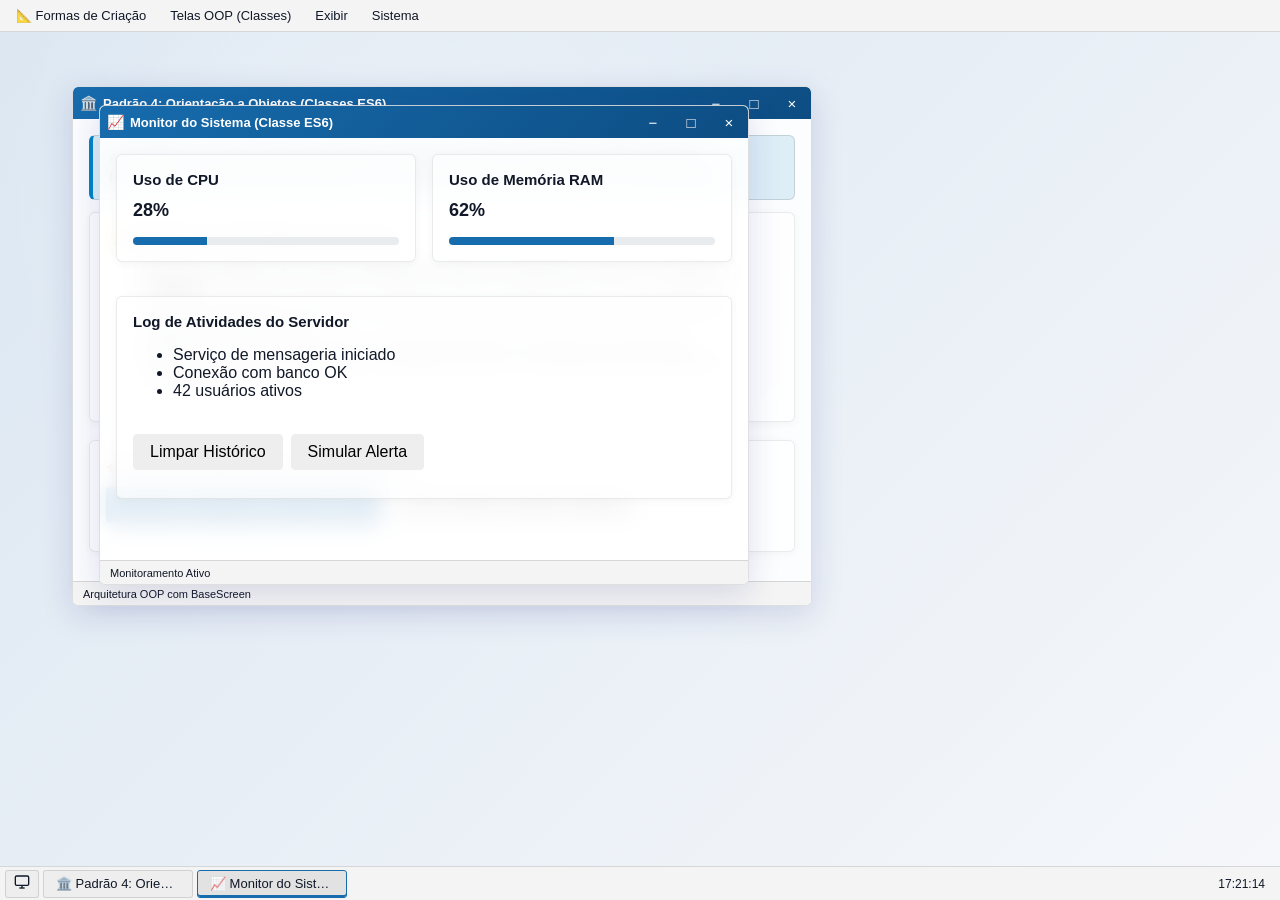
<file: index-class.html>
<!doctype html>
<html lang="pt-BR">

<head>
    <meta charset="utf-8">
    <meta name="viewport" content="width=device-width,initial-scale=1,maximum-scale=1">
    <title>Desktop Engine V1.5 - Padrão 4: Orientada a Objetos / Classes ES6</title>
    <link rel="stylesheet" href="./style.css?v=15">
</head>

<body>
    <div id="app">
        <div id="menubar"></div>
        <div id="desktop">
            <div id="windows"></div>
        </div>
        <div id="taskbar">
            <button class="taskStart" id="startBtn">Iniciar</button>
            <button class="taskShowDesktop" id="showDesktop" title="Mostrar Área de Trabalho">🖥️</button>
            <div class="taskWindows" id="taskWindows"></div>
            <div class="clock" id="clock"></div>
        </div>
    </div>

    <script type="module">
        import { Framework } from './core.js';
        import { Desktop } from './desktop.js';
        import {
            MenuBar, ContextMenu, bindContextMenu, Modal, WebView, DraggableList,
            Form, Input, Textarea, Select, Checkbox, Toggle, Button,
            Grid, Card, Row, Col, Badge, ProgressBar, Table, createElement, printElement,
            Alert, Spinner, Toast, Accordion, Drawer, Breadcrumbs, Stepper,
            Slider, RadioGroup, Autocomplete, Tooltip, Avatar, Carousel, Skeleton
        } from './ui.js';

        // 1. Inicialização do Desktop
        Desktop.init({
            windowsContainerId: "windows",
            taskbarContainerId: "taskWindows",
            taskbarPosition: "bottom",
            showDesktopButton: true
        });

        // =========================================================================
        // FORMA 4: ORIENTAÇÃO A OBJETOS COM CLASSES ES6 (OOP PATTERN)
        // =========================================================================

        /**
         * 🏛️ Classe Base Abstrata para Telas no DesktopEngine
         * Encapsula estado, lifecycle hooks, métodos de ação e integração com o framework.
         */
        class BaseScreen {
            constructor(config = {}) {
                this.title = config.title || "Janela";
                this.icon = config.icon || "🗔";
                this.width = config.width || 600;
                this.height = config.height || 450;
                this.singleInstance = config.singleInstance !== false;
                this.status = config.status || "Pronto";
                this.state = config.state || {};
                this.instance = null;
            }

            // Lifecycle Hooks
            onMount() { }
            onDestroy() { }

            // Helper methods
            setStatus(text) {
                if (this.instance) this.instance.setStatus(text);
            }
            setTitle(text) {
                if (this.instance) this.instance.setTitle(text);
            }
            notify(msg, type = "info") {
                Desktop.notify(msg, type);
            }

            // Método abstrato de renderização
            render() {
                return createElement("div", "", ["Tela Base"]);
            }

            // Converte a classe para o formato de configuração aceito pelo Framework
            toConfig() {
                const self = this;
                const config = {
                    title: this.title,
                    icon: this.icon,
                    width: this.width,
                    height: this.height,
                    singleInstance: this.singleInstance,
                    status: this.status,
                    state: { ...this.state },
                    actions: {},
                    onMount: function () {
                        self.instance = this;
                        self.onMount();
                    },
                    onDestroy: function () {
                        self.onDestroy();
                    },
                    view: function () {
                        self.instance = this;
                        self.state = this.state;
                        return self.render();
                    }
                };

                // Mapeia automaticamente qualquer método 'action_nomeDaAction' para as actions da janela
                let proto = Object.getPrototypeOf(this);
                while (proto && proto !== Object.prototype) {
                    Object.getOwnPropertyNames(proto).forEach(name => {
                        if (name.startsWith('action_') && typeof this[name] === 'function') {
                            const actionKey = name.replace('action_', '');
                            config.actions[actionKey] = [async (ctx) => {
                                self.instance = ctx.instance;
                                self.state = ctx.state;
                                await self[name](ctx);
                            }];
                        }
                    });
                    proto = Object.getPrototypeOf(proto);
                }

                return config;
            }

            // Método fluente de abertura no desktop
            open(id = null, desktop = Desktop) {
                const winId = id || `win_${this.constructor.name}`;
                return desktop.open(Framework.createWindow(this.toConfig(), winId, desktop));
            }
        }

        // --- SUBCLASSES DE TELAS IMPLEMENTADAS EM OOP ---

        // 1. Tela de Monitoramento do Sistema (OOP)
        class SystemMonitorScreen extends BaseScreen {
            constructor() {
                super({
                    title: "Monitor do Sistema (Classe ES6)",
                    icon: "📈",
                    width: 650,
                    height: 480,
                    singleInstance: true,
                    status: "Monitoramento Ativo",
                    state: {
                        cpu: 28,
                        memoria: 62,
                        logs: ["Serviço de mensageria iniciado", "Conexão com banco OK", "42 usuários ativos"]
                    }
                });
                this.interval = null;
            }

            onMount() {
                this.interval = setInterval(() => {
                    if (this.state) {
                        this.state.cpu = Math.floor(Math.random() * 50) + 15;
                        this.state.memoria = Math.min(95, Math.max(40, this.state.memoria + (Math.random() * 6 - 3)));
                        this.setStatus(`Atualizado em tempo real: ${new Date().toLocaleTimeString()}`);
                    }
                }, 2000);
            }

            onDestroy() {
                if (this.interval) clearInterval(this.interval);
            }

            async action_limparLogs(ctx) {
                this.state.logs = [];
                this.notify("Logs do sistema limpos com sucesso!", "info");
            }

            async action_gerarAlerta(ctx) {
                this.state.logs = [`Alerta gerado às ${new Date().toLocaleTimeString()}`, ...this.state.logs];
                this.notify("Novo alerta emitido!", "warning");
            }

            render() {
                return createElement("div", "", [
                    Grid({
                        columns: 2,
                        children: [
                            Card({
                                title: "Uso de CPU",
                                children: [
                                    createElement("h2", "", [`${this.state.cpu}%`]),
                                    ProgressBar({ value: this.state.cpu, max: 100 })
                                ]
                            }),
                            Card({
                                title: "Uso de Memória RAM",
                                children: [
                                    createElement("h2", "", [`${Math.round(this.state.memoria)}%`]),
                                    ProgressBar({ value: Math.round(this.state.memoria), max: 100 })
                                ]
                            })
                        ]
                    }),
                    createElement("br", "", []),
                    Card({
                        title: "Log de Atividades do Servidor",
                        children: [
                            createElement("ul", "", this.state.logs.map(log => createElement("li", "", [log]))),
                            createElement("br", "", []),
                            Row({
                                style: "gap: 8px;",
                                children: [
                                    Button({ text: "Limpar Histórico", onClick: "limparLogs", instance: this.instance, variant: "secondary" }),
                                    Button({ text: "Simular Alerta", onClick: "gerarAlerta", instance: this.instance, variant: "danger" })
                                ]
                            })
                        ]
                    })
                ]);
            }
        }

        // 2. Tela de Editor de Usuário (OOP com Herança)
        class UserProfileScreen extends BaseScreen {
            constructor(usuario = { nome: "Fernanda Lima", cargo: "Tech Lead", email: "fernanda@tech.com" }) {
                super({
                    title: `Perfil: ${usuario.nome}`,
                    icon: "👩‍💼",
                    width: 580,
                    height: 440,
                    singleInstance: true,
                    state: { ...usuario }
                });
            }

            async action_salvarPerfil(ctx) {
                this.notify(`Perfil de ${this.state.nome} atualizado com sucesso!`, "success");
                this.setTitle(`Perfil: ${this.state.nome}`);
                this.setStatus(`Salvo às ${new Date().toLocaleTimeString()}`);
            }

            render() {
                return createElement("div", "", [
                    Card({
                        title: "Informações Cadastrais",
                        children: [
                            Row({
                                style: "align-items: center; gap: 16px; margin-bottom: 16px;",
                                children: [
                                    Avatar({ initials: "FL", size: 52, status: "online" }),
                                    Col({
                                        children: [
                                            createElement("strong", "", [this.state.nome]),
                                            createElement("span", "text-secondary", [this.state.cargo])
                                        ]
                                    })
                                ]
                            }),
                            Grid({
                                columns: 2,
                                children: [
                                    Input({ label: "Nome Completo", bind: "nome", instance: this.instance }),
                                    Input({ label: "Cargo / Função", bind: "cargo", instance: this.instance })
                                ]
                            }),
                            Input({ label: "E-mail Corporativo", bind: "email", instance: this.instance, type: "email" })
                        ]
                    }),
                    createElement("br", "", []),
                    Button({ text: "Salvar Alterações", onClick: "salvarPerfil", instance: this.instance, variant: "primary" })
                ]);
            }
        }

        // 3. Tela Explicativa da Arquitetura Orientada a Classes
        class GuiaClassScreen extends BaseScreen {
            constructor() {
                super({
                    title: "Padrão 4: Orientação a Objetos (Classes ES6)",
                    icon: "🏛️",
                    width: 740,
                    height: 520,
                    singleInstance: true,
                    status: "Arquitetura OOP com BaseScreen"
                });
            }

            render() {
                return createElement("div", "", [
                    Alert({
                        text: "A abordagem por Classes ES6 permite utilizar conceitos avançados de Orientação a Objetos (Herança, Polimorfismo, Encapsulamento de Métodos e Ciclo de Vida) de forma limpa e elegante no DesktopEngine.",
                        variant: "info"
                    }),
                    Card({
                        title: "💡 Benefícios da Abordagem em Classes",
                        children: [
                            createElement("ul", "", [
                                createElement("li", "", ["Estrutura familiar para desenvolvedores vindos de TypeScript, Java, C#, Flutter ou Angular"]),
                                createElement("li", "", ["Ciclo de vida nativo (onMount e onDestroy) para gerenciar timers, subscrições de eventos e WebSockets"]),
                                createElement("li", "", ["Métodos da classe convertem-se automaticamente em Actions do framework"]),
                                createElement("li", "", ["Herança de classes base para compartilhar layouts, verificações de permissões e comportamentos"])
                            ])
                        ]
                    }),
                    createElement("br", "", []),
                    Card({
                        title: "🚀 Teste de Instâncias Criadas por Classes",
                        children: [
                            Row({
                                style: "gap: 8px; flex-wrap: wrap;",
                                children: [
                                    Button({ text: "Abrir Monitor do Sistema (Classe)", onClick: () => new SystemMonitorScreen().open("monitor_sys"), variant: "primary" }),
                                    Button({ text: "Abrir Perfil de Usuário (Classe)", onClick: () => new UserProfileScreen().open("perfil_user"), variant: "success" })
                                ]
                            })
                        ]
                    })
                ]);
            }
        }

        // Instancia as telas iniciais
        const guiaScreen = new GuiaClassScreen();
        const monitorScreen = new SystemMonitorScreen();
        const perfilScreen = new UserProfileScreen();

        // --- MENU BAR (TOPO) ---
        MenuBar({
            containerId: "menubar",
            menus: [
                {
                    label: "📐 Formas de Criação",
                    items: [
                        { label: "⚡ 1. Criação Direta (Inline)", action: () => window.location.href = 'index-direct.html' },
                        { label: "📦 2. Lazy Loading Modular", action: () => window.location.href = 'index-lazy.html' },
                        { label: "🏭 3. Factory / Geradores", action: () => window.location.href = 'index-factory.html' },
                        { label: "🏛️ 4. Classes ES6 (OOP) [Atual]", action: () => guiaScreen.open("guia_class") },
                        { label: "📄 5. Templates HTML Puro", action: () => window.location.href = 'index-template.html' },
                        "separator",
                        { label: "🖥️ Layout macOS (index.html)", action: () => window.location.href = 'index.html' },
                        { label: "🪟 Layout Windows (index2.html)", action: () => window.location.href = 'index2.html' },
                        { label: "📚 Documentação Oficial", action: () => window.location.href = 'docs.html' }
                    ]
                },
                {
                    label: "Telas OOP (Classes)",
                    items: [
                        { label: "Guia da Arquitetura em Classes", action: () => guiaScreen.open("guia_class") },
                        "separator",
                        { label: "Monitor do Sistema (SystemMonitorScreen)", action: () => monitorScreen.open("monitor_sys") },
                        { label: "Perfil de Usuário (UserProfileScreen)", action: () => perfilScreen.open("perfil_user") }
                    ]
                },
                {
                    label: "Exibir",
                    items: [
                        { label: "Organizar em Grade", action: () => Desktop.arrangeWindows() },
                        { label: "Mostrar Área de Trabalho", action: () => Desktop.showDesktop() }
                    ]
                },
                {
                    label: "Sistema",
                    items: [
                        { label: "Mostrar Área de Trabalho", action: () => Desktop.showDesktop() }
                    ]
                }
            ]
        });

        // Context Menu do Desktop
        Desktop.setContextMenu([
            { label: "Abrir Monitor do Sistema (Classe)", action: () => monitorScreen.open("monitor_sys") },
            { label: "Abrir Perfil de Usuário (Classe)", action: () => perfilScreen.open("perfil_user") },
            "separator",
            { label: "Guia Desta Abordagem", action: () => guiaScreen.open("guia_class") }
        ]);

        // Abertura inicial
        setTimeout(() => {
            guiaScreen.open("guia_class");
            setTimeout(() => monitorScreen.open("monitor_sys"), 150);
        }, 100);
    </script>
</body>

</html>
</file>
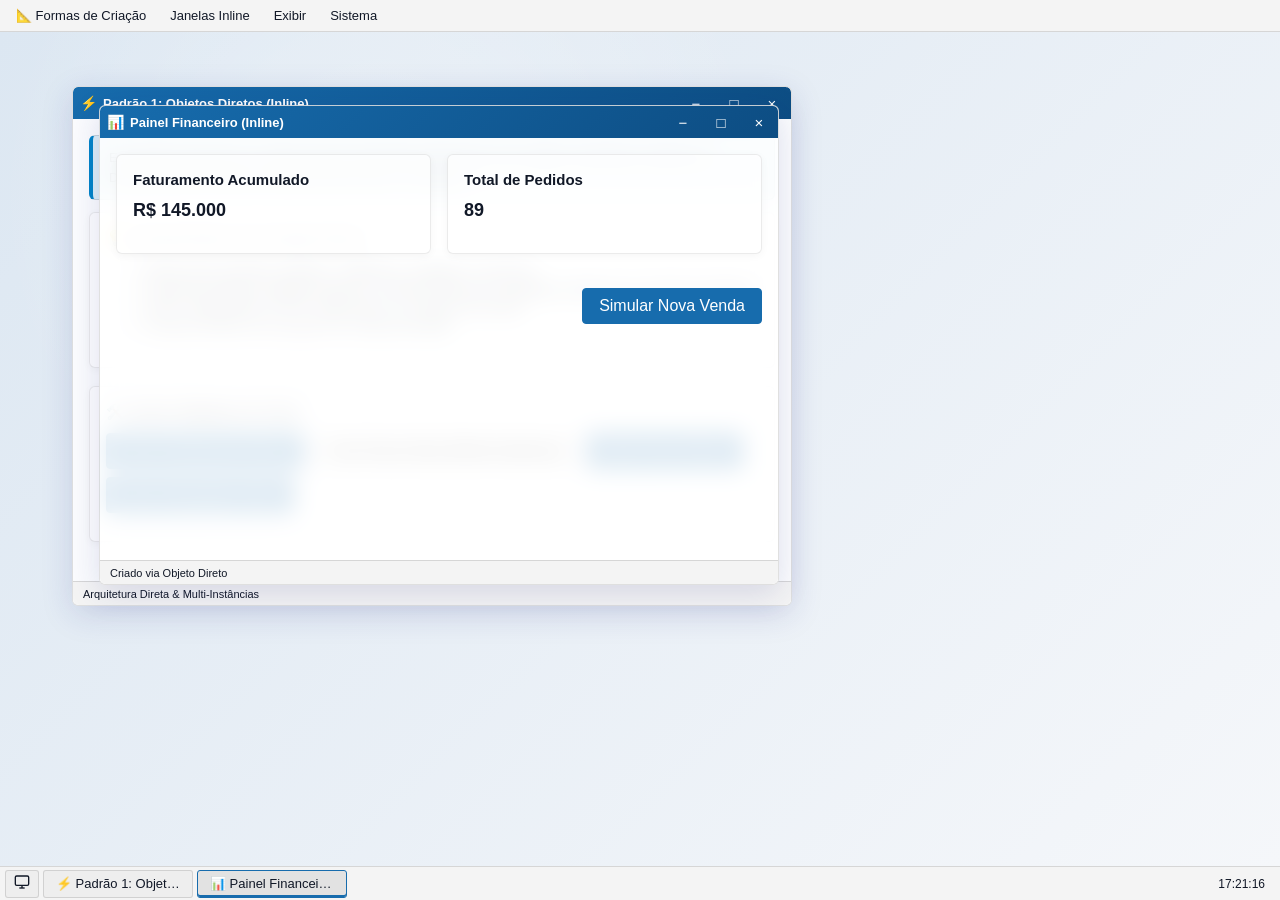
<file: index-direct.html>
<!doctype html>
<html lang="pt-BR">

<head>
    <meta charset="utf-8">
    <meta name="viewport" content="width=device-width,initial-scale=1,maximum-scale=1">
    <title>Desktop Engine V1.5 - Padrão 1: Criação Direta (Inline Objects)</title>
    <link rel="stylesheet" href="./style.css?v=15">
</head>

<body>
    <div id="app">
        <div id="menubar"></div>
        <div id="desktop">
            <div id="windows"></div>
        </div>
        <div id="taskbar">
            <button class="taskStart" id="startBtn">Iniciar</button>
            <button class="taskShowDesktop" id="showDesktop" title="Mostrar Área de Trabalho">🖥️</button>
            <div class="taskWindows" id="taskWindows"></div>
            <div class="clock" id="clock"></div>
        </div>
    </div>

    <script type="module">
        import { Framework } from './core.js';
        import { Desktop } from './desktop.js';
        import {
            MenuBar, ContextMenu, bindContextMenu, Modal, WebView, DraggableList,
            Form, Input, Textarea, Select, Checkbox, Toggle, Button,
            Grid, Card, Row, Col, Badge, ProgressBar, Table, createElement, printElement,
            Alert, Spinner, Toast, Accordion, Drawer, Breadcrumbs, Stepper,
            Slider, RadioGroup, Autocomplete, Tooltip, Avatar, Carousel, Skeleton
        } from './ui.js';

        // 1. Inicialização do Desktop
        Desktop.init({
            windowsContainerId: "windows",
            taskbarContainerId: "taskWindows",
            taskbarPosition: "bottom",
            showDesktopButton: true
        });

        // --- FORMA 1: DEFINIÇÃO DE TELAS COMO OBJETOS INLINE ---

        // Tela Explicativa da Arquitetura Direta
        const GuiaDiretoScreen = {
            title: "Padrão 1: Objetos Diretos (Inline)",
            icon: "⚡",
            width: 720,
            height: 520,
            singleInstance: true,
            status: "Arquitetura Direta & Multi-Instâncias",
            state: {},
            view() {
                return createElement("div", "", [
                    Alert({
                        text: "Esta página demonstra a criação de telas declaradas diretamente como objetos JavaScript e abertas via Desktop.open(Framework.createWindow(config, id, Desktop)).",
                        variant: "info"
                    }),
                    Card({
                        title: "💡 Características da Criação Direta",
                        children: [
                            createElement("ul", "", [
                                createElement("li", "", ["Ideal para janelas rápidas, utilitários, widgets e post-its"]),
                                createElement("li", "", ["Suporta janelas Single Instance e Multi-Instance (múltiplas abertas ao mesmo tempo)"]),
                                createElement("li", "", ["Sem requisições HTTP adicionais ou etapas de build"]),
                                createElement("li", "", ["Acesso direto ao escopo do script principal"])
                            ])
                        ]
                    }),
                    createElement("br", "", []),
                    Card({
                        title: "🛠️ Ações Rápidas de Teste",
                        children: [
                            Row({
                                style: "gap: 8px; flex-wrap: wrap;",
                                children: [
                                    Button({ text: "Abrir Dashboard Direto", onClick: () => abrirDashboard(), variant: "primary" }),
                                    Button({ text: "Criar Nova Nota (Multi-Instância)", onClick: () => abrirNotaRapida(), variant: "success" }),
                                    Button({ text: "Abrir Form Direto", onClick: () => abrirFormCadastro() }),
                                    Button({ text: "Abrir Navegador Web", onClick: () => abrirNavegador() })
                                ]
                            })
                        ]
                    })
                ]);
            }
        };

        // Tela 1: Dashboard Direto
        const DashboardInlineScreen = {
            title: "Painel Financeiro (Inline)",
            icon: "📊",
            width: 680,
            height: 480,
            singleInstance: true,
            status: "Criado via Objeto Direto",
            state: {
                faturamento: 145000,
                pedidos: 89
            },
            actions: {
                atualizar: [async (ctx) => {
                    ctx.state.faturamento += Math.floor(Math.random() * 5000);
                    ctx.state.pedidos += 1;
                    Desktop.notify("Dashboard atualizado!", "success");
                    ctx.instance.setStatus(`Atualizado às ${new Date().toLocaleTimeString()}`);
                }]
            },
            view() {
                return createElement("div", "", [
                    Grid({
                        columns: 2,
                        children: [
                            Card({ title: "Faturamento Acumulado", children: [createElement("h2", "", [`R$ ${this.state.faturamento.toLocaleString('pt-BR')}`])] }),
                            Card({ title: "Total de Pedidos", children: [createElement("h2", "", [`${this.state.pedidos}`])] })
                        ]
                    }),
                    createElement("br", "", []),
                    Row({
                        style: "justify-content: flex-end;",
                        children: [
                            Button({ text: "Simular Nova Venda", onClick: "atualizar", instance: this, variant: "primary" })
                        ]
                    })
                ]);
            }
        };

        // Tela 2: Multi-instância (Post-it / Bloco de Notas)
        let notaCounter = 1;
        function abrirNotaRapida() {
            const id = `nota_${Date.now()}`;
            const num = notaCounter++;
            const NotaScreen = {
                title: `Nota Rápida #${num}`,
                icon: "📝",
                width: 320,
                height: 260,
                singleInstance: false, // Permite abrir ilimitadas instâncias!
                state: { conteudo: "" },
                view() {
                    return createElement("div", "flex-col", [
                        Textarea({
                            bind: "conteudo",
                            instance: this,
                            placeholder: "Digite um lembrete...",
                            style: "height: 100%; display: flex; flex-direction: column; flex: 1;",
                            inputStyle: "flex: 1; resize: none; height: 100%;"
                        })
                    ]);
                }
            };
            Desktop.open(Framework.createWindow(NotaScreen, id, Desktop));
        }

        // Tela 3: Formulário de Cadastro Direto
        const FormInlineScreen = {
            title: "Cadastro de Cliente (Inline)",
            icon: "👤",
            width: 550,
            height: 400,
            singleInstance: true,
            state: { nome: "", email: "", setor: "TI" },
            actions: {
                salvar: [async (ctx) => {
                    if (!ctx.state.nome) {
                        Desktop.notify("Informe o nome do cliente!", "warning");
                        return;
                    }
                    Desktop.notify(`Cliente ${ctx.state.nome} salvo com sucesso!`, "success");
                    ctx.instance.setStatus(`Salvo às ${new Date().toLocaleTimeString()}`);
                }]
            },
            view() {
                return createElement("div", "", [
                    Card({
                        title: "Dados do Cliente",
                        children: [
                            Input({ label: "Nome", bind: "nome", instance: this, placeholder: "Ex: Ana Souza" }),
                            Input({ label: "E-mail", bind: "email", instance: this, type: "email", placeholder: "ana@empresa.com" }),
                            Select({
                                label: "Setor", bind: "setor", instance: this, options: [
                                    { label: "Tecnologia", value: "TI" },
                                    { label: "Financeiro", value: "FIN" },
                                    { label: "Comercial", value: "COM" }
                                ]
                            })
                        ]
                    }),
                    createElement("br", "", []),
                    Button({ text: "Salvar Registro", onClick: "salvar", instance: this, variant: "primary" })
                ]);
            }
        };

        // Tela 4: Navegador
        const BrowserInlineScreen = {
            title: "Navegador Web (Inline)",
            icon: "🌐",
            width: 750,
            height: 500,
            singleInstance: true,
            state: { url: "https://en.wikipedia.org/wiki/Main_Page" },
            view() {
                return createElement("div", "flex-col", [
                    WebView({ bindUrl: "url", instance: this, height: "100%" })
                ]);
            }
        };

        // Funções de abertura direta
        function abrirGuia() {
            Desktop.open(Framework.createWindow(GuiaDiretoScreen, "guia_direto", Desktop));
        }
        function abrirDashboard() {
            Desktop.open(Framework.createWindow(DashboardInlineScreen, "dashboard_inline", Desktop));
        }
        function abrirFormCadastro() {
            Desktop.open(Framework.createWindow(FormInlineScreen, "form_inline", Desktop));
        }
        function abrirNavegador() {
            Desktop.open(Framework.createWindow(BrowserInlineScreen, "browser_inline", Desktop));
        }

        // --- MENU BAR (TOPO) COM LINKS PARA TODAS AS ABORDAGENS ---
        MenuBar({
            containerId: "menubar",
            menus: [
                {
                    label: "📐 Formas de Criação",
                    items: [
                        { label: "⚡ 1. Criação Direta (Inline) [Atual]", action: () => abrirGuia() },
                        { label: "📦 2. Lazy Loading Modular", action: () => window.location.href = 'index-lazy.html' },
                        { label: "🏭 3. Factory / Geradores", action: () => window.location.href = 'index-factory.html' },
                        { label: "🏛️ 4. Classes ES6 (OOP)", action: () => window.location.href = 'index-class.html' },
                        { label: "📄 5. Templates HTML Puro", action: () => window.location.href = 'index-template.html' },
                        "separator",
                        { label: "🖥️ Layout macOS (index.html)", action: () => window.location.href = 'index.html' },
                        { label: "🪟 Layout Windows (index2.html)", action: () => window.location.href = 'index2.html' },
                        { label: "📚 Documentação Oficial", action: () => window.location.href = 'docs.html' }
                    ]
                },
                {
                    label: "Janelas Inline",
                    items: [
                        { label: "Guia da Arquitetura Direta", action: () => abrirGuia() },
                        { label: "Painel Financeiro", action: () => abrirDashboard() },
                        { label: "Nova Nota Rápida (Multi-Instância)", action: () => abrirNotaRapida() },
                        { label: "Cadastro de Cliente", action: () => abrirFormCadastro() },
                        { label: "Navegador Web", action: () => abrirNavegador() }
                    ]
                },
                {
                    label: "Exibir",
                    items: [
                        { label: "Organizar em Grade", action: () => Desktop.arrangeWindows() },
                        { label: "Mostrar Área de Trabalho", action: () => Desktop.showDesktop() }
                    ]
                },
                {
                    label: "Sistema",
                    items: [
                        { label: "Mostrar Área de Trabalho", action: () => Desktop.showDesktop() }
                    ]
                }
            ]
        });

        // Context Menu do Desktop
        Desktop.setContextMenu([
            { label: "Nova Nota Rápida", action: () => abrirNotaRapida() },
            { label: "Abrir Dashboard Direto", action: () => abrirDashboard() },
            "separator",
            { label: "Guia Desta Abordagem", action: () => abrirGuia() }
        ]);

        // Abre as janelas demonstrativas ao iniciar
        setTimeout(() => {
            abrirGuia();
            setTimeout(() => abrirDashboard(), 150);
        }, 100);
    </script>

    <style>
        .flex-col {
            display: flex;
            flex-direction: column;
            height: 100%;
        }
    </style>
</body>

</html>
</file>
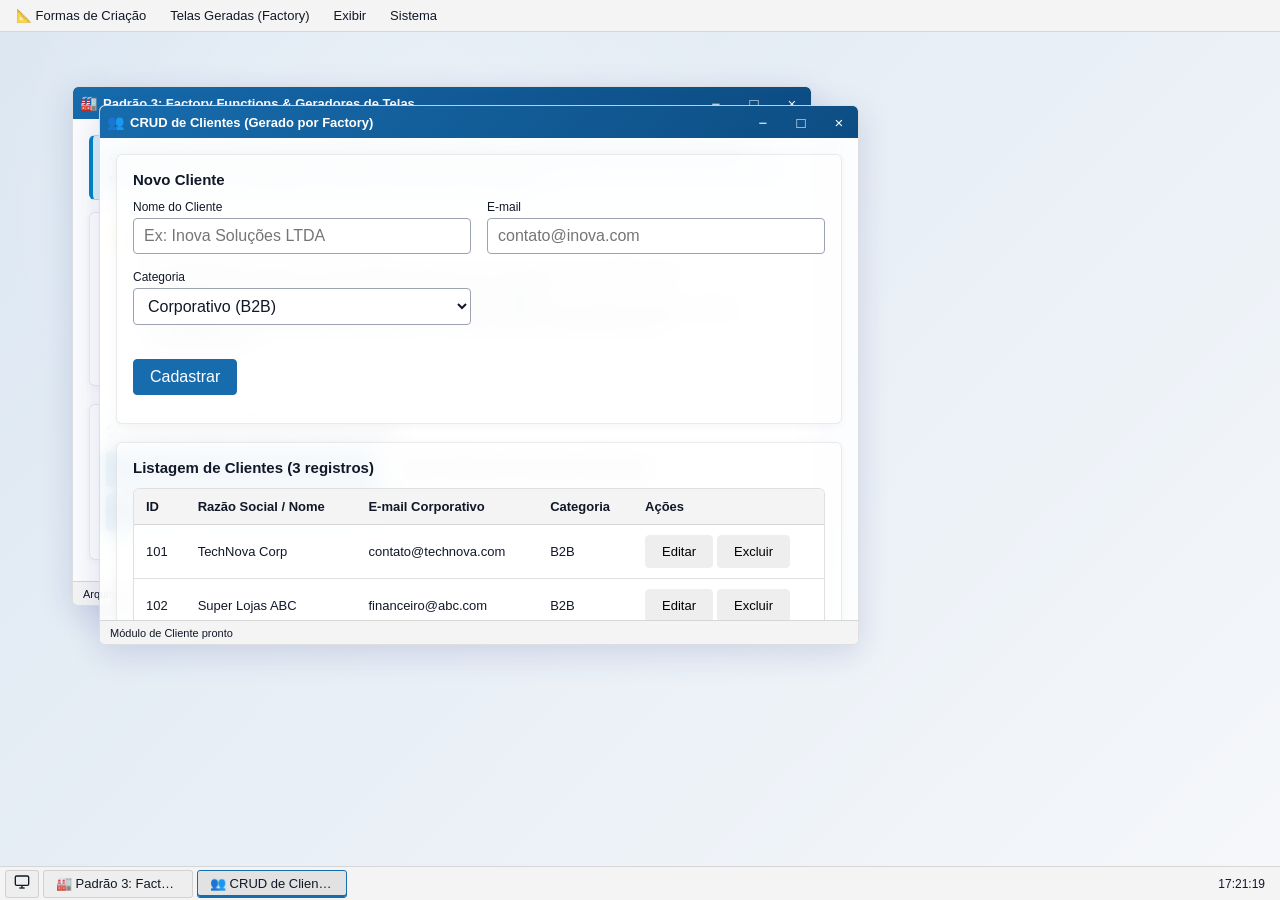
<file: index-factory.html>
<!doctype html>
<html lang="pt-BR">

<head>
    <meta charset="utf-8">
    <meta name="viewport" content="width=device-width,initial-scale=1,maximum-scale=1">
    <title>Desktop Engine V1.5 - Padrão 3: Factory Functions & Geradores de Telas</title>
    <link rel="stylesheet" href="./style.css?v=15">
</head>

<body>
    <div id="app">
        <div id="menubar"></div>
        <div id="desktop">
            <div id="windows"></div>
        </div>
        <div id="taskbar">
            <button class="taskStart" id="startBtn">Iniciar</button>
            <button class="taskShowDesktop" id="showDesktop" title="Mostrar Área de Trabalho">🖥️</button>
            <div class="taskWindows" id="taskWindows"></div>
            <div class="clock" id="clock"></div>
        </div>
    </div>

    <script type="module">
        import { Framework } from './core.js';
        import { Desktop } from './desktop.js';
        import {
            MenuBar, ContextMenu, bindContextMenu, Modal, WebView, DraggableList, DataGrid,
            Form, Input, Textarea, Select, Checkbox, Toggle, Button,
            Grid, Card, Row, Col, Badge, ProgressBar, Table, createElement, printElement,
            Alert, Spinner, Toast, Accordion, Drawer, Breadcrumbs, Stepper,
            Slider, RadioGroup, Autocomplete, Tooltip, Avatar, Carousel, Skeleton
        } from './ui.js';

        // 1. Inicialização do Desktop
        Desktop.init({
            windowsContainerId: "windows",
            taskbarContainerId: "taskWindows",
            taskbarPosition: "bottom",
            showDesktopButton: true
        });

        // =========================================================================
        // FORMA 3: FACTORY FUNCTIONS / GERADORES DINÂMICOS DE TELAS
        // =========================================================================

        /**
         * 🏭 FACTORY 1: Gerador de Telas CRUD Completas
         * Cria telas de cadastro padronizadas com listagem, busca, formulário reativo e ações em 1 chamada.
         */
        function createCrudScreen({
            entityName,
            title,
            icon = "📁",
            width = 760,
            height = 540,
            columns = [],
            fields = [],
            initialData = []
        }) {
            // Cria um estado inicial dinâmico com campos do formulário vazios
            const initialFormState = {};
            fields.forEach(f => {
                initialFormState[f.bind] = f.defaultValue !== undefined ? f.defaultValue : "";
            });

            return {
                title: title || `Gestão de ${entityName}`,
                icon: icon,
                width: width,
                height: height,
                singleInstance: true,
                status: `Módulo de ${entityName} pronto`,
                state: {
                    records: [...initialData],
                    ...initialFormState,
                    isEditing: null
                },
                actions: {
                    salvar: [async (ctx) => {
                        const state = ctx.state;
                        // Validação básica do primeiro campo
                        const firstField = fields[0];
                        if (firstField && !state[firstField.bind]) {
                            Desktop.notify(`Preencha o campo "${firstField.label}"!`, "warning");
                            return;
                        }

                        if (state.isEditing !== null) {
                            // Atualizar registro existente
                            const index = state.records.findIndex(r => r.id === state.isEditing);
                            if (index !== -1) {
                                const updated = { id: state.isEditing };
                                fields.forEach(f => updated[f.bind] = state[f.bind]);
                                state.records[index] = updated;
                                state.records = [...state.records]; // Dispara re-render no Proxy
                                Desktop.notify(`${entityName} atualizado com sucesso!`, "success");
                            }
                            state.isEditing = null;
                        } else {
                            // Inserir novo registro
                            const newRecord = { id: Date.now() % 10000 };
                            fields.forEach(f => newRecord[f.bind] = state[f.bind]);
                            state.records = [...state.records, newRecord];
                            Desktop.notify(`${entityName} cadastrado com sucesso!`, "success");
                        }

                        // Limpar formulário
                        fields.forEach(f => state[f.bind] = f.defaultValue !== undefined ? f.defaultValue : "");
                        ctx.instance.setStatus(`Registro salvo às ${new Date().toLocaleTimeString()}`);
                    }],
                    cancelar: [async (ctx) => {
                        fields.forEach(f => ctx.state[f.bind] = f.defaultValue !== undefined ? f.defaultValue : "");
                        ctx.state.isEditing = null;
                        ctx.instance.setStatus("Edição cancelada");
                    }]
                },
                view() {
                    // Renderiza os campos de formulário configurados dinamicamente
                    const formInputs = fields.map(f => {
                        if (f.type === 'select') {
                            return Select({ label: f.label, bind: f.bind, instance: this, options: f.options });
                        }
                        if (f.type === 'toggle' || f.type === 'checkbox') {
                            return Toggle({ label: f.label, bind: f.bind, instance: this });
                        }
                        return Input({ label: f.label, bind: f.bind, instance: this, type: f.type || "text", placeholder: f.placeholder || "" });
                    });

                    // Tabela de registros gerada automaticamente
                    const tableCols = [
                        { key: "id", label: "ID" },
                        ...columns,
                        {
                            key: "acoes",
                            label: "Ações",
                            render: (val, row) => {
                                const rowActions = createElement("div", "", [
                                    Button({
                                        text: "Editar",
                                        onClick: () => {
                                            fields.forEach(f => this.state[f.bind] = row[f.bind]);
                                            this.state.isEditing = row.id;
                                            this.setStatus(`Editando registro #${row.id}`);
                                        },
                                        variant: "secondary"
                                    }),
                                    Button({
                                        text: "Excluir",
                                        onClick: () => {
                                            this.state.records = this.state.records.filter(r => r.id !== row.id);
                                            Desktop.notify("Registro removido.", "info");
                                        },
                                        variant: "danger"
                                    })
                                ]);
                                rowActions.style.gap = "4px";
                                rowActions.style.display = "flex";
                                return rowActions;
                            }
                        }
                    ];

                    return createElement("div", "", [
                        Card({
                            title: this.state.isEditing ? `Editar ${entityName} (#${this.state.isEditing})` : `Novo ${entityName}`,
                            children: [
                                Grid({
                                    columns: Math.min(formInputs.length, 2),
                                    children: formInputs
                                }),
                                createElement("br", "", []),
                                Row({
                                    style: "gap: 8px;",
                                    children: [
                                        Button({ text: this.state.isEditing ? "Atualizar" : "Cadastrar", onClick: "salvar", instance: this, variant: "primary" }),
                                        this.state.isEditing ? Button({ text: "Cancelar Edição", onClick: "cancelar", instance: this }) : null
                                    ].filter(Boolean)
                                })
                            ]
                        }),
                        createElement("br", "", []),
                        Card({
                            title: `Listagem de ${entityName}s (${this.state.records.length} registros)`,
                            children: [
                                Table({
                                    columns: tableCols,
                                    data: this.state.records
                                })
                            ]
                        })
                    ]);
                }
            };
        }

        /**
         * 🏭 FACTORY 2: Gerador de Telas de Relatórios Executivos / Indicadores BI
         */
        function createKpiReportScreen({ title, icon = "📈", kpis = [], details = [] }) {
            return {
                title: title,
                icon: icon,
                width: 700,
                height: 500,
                singleInstance: true,
                state: { kpis, details },
                view() {
                    const kpiCards = this.state.kpis.map(k => {
                        return Card({
                            title: k.label,
                            children: [
                                createElement("h2", "", [k.value]),
                                k.badge ? Badge({ text: k.badge, variant: k.variant || "success" }) : null
                            ].filter(Boolean)
                        });
                    });

                    return createElement("div", "", [
                        Grid({
                            columns: Math.min(kpis.length, 3),
                            children: kpiCards
                        }),
                        createElement("br", "", []),
                        Card({
                            title: "Métricas Analíticas",
                            children: [
                                Table({
                                    columns: [
                                        { key: "item", label: "Indicador / Região" },
                                        { key: "meta", label: "Meta Prevista" },
                                        { key: "realizado", label: "Realizado" },
                                        {
                                            key: "atingimento",
                                            label: "Desempenho",
                                            render: (val) => ProgressBar({ value: parseInt(val), max: 100 })
                                        }
                                    ],
                                    data: this.state.details
                                })
                            ]
                        })
                    ]);
                }
            };
        }

        // =========================================================================
        // INSTANCIAÇÃO DAS TELAS UTILIZANDO AS FACTORIES
        // =========================================================================

        // 1. Tela de Clientes gerada via Factory
        const ClientesScreen = createCrudScreen({
            entityName: "Cliente",
            title: "CRUD de Clientes (Gerado por Factory)",
            icon: "👥",
            columns: [
                { key: "nome", label: "Razão Social / Nome" },
                { key: "email", label: "E-mail Corporativo" },
                { key: "tipo", label: "Categoria" }
            ],
            fields: [
                { label: "Nome do Cliente", bind: "nome", placeholder: "Ex: Inova Soluções LTDA" },
                { label: "E-mail", bind: "email", type: "email", placeholder: "contato@inova.com" },
                {
                    label: "Categoria", bind: "tipo", type: "select", options: [
                        { label: "Corporativo (B2B)", value: "B2B" },
                        { label: "Consumidor Final (B2C)", value: "B2C" },
                        { label: "Governamental", value: "GOV" }
                    ]
                }
            ],
            initialData: [
                { id: 101, nome: "TechNova Corp", email: "contato@technova.com", tipo: "B2B" },
                { id: 102, nome: "Super Lojas ABC", email: "financeiro@abc.com", tipo: "B2B" },
                { id: 103, nome: "Prefeitura Municipal", email: "compras@pref.gov.br", tipo: "GOV" }
            ]
        });

        // 2. Tela de Produtos gerada via Factory
        const ProdutosScreen = createCrudScreen({
            entityName: "Produto",
            title: "CRUD de Produtos & Estoque (Factory)",
            icon: "📦",
            columns: [
                { key: "codigo", label: "Código SKU" },
                { key: "descricao", label: "Descrição do Produto" },
                { key: "preco", label: "Preço Unitário", render: v => `R$ ${parseFloat(v || 0).toFixed(2)}` }
            ],
            fields: [
                { label: "Código SKU", bind: "codigo", placeholder: "SKU-9901" },
                { label: "Descrição", bind: "descricao", placeholder: "Notebook Dell Inspiron" },
                { label: "Preço de Venda (R$)", bind: "preco", type: "number", placeholder: "3500.00" }
            ],
            initialData: [
                { id: 201, codigo: "NOTE-DELL-15", descricao: "Notebook Dell Core i7 16GB", preco: "4500.00" },
                { id: 202, codigo: "MON-SAMS-27", descricao: "Monitor Samsung 27 4K", preco: "1850.00" },
                { id: 203, codigo: "MOU-LOGI-MX", descricao: "Mouse Logitech MX Master 3", preco: "599.00" }
            ]
        });

        // 3. Tela de BI Financeiro gerada via Factory
        const RelatorioFinanceiroScreen = createKpiReportScreen({
            title: "Relatório de Desempenho Financeiro (Factory)",
            icon: "💰",
            kpis: [
                { label: "Faturamento Anual", value: "R$ 2.450.000", badge: "+18.4% vs 2025", variant: "success" },
                { label: "Margem EBITDA", value: "32.8%", badge: "Saudável", variant: "primary" },
                { label: "Inadimplência", value: "1.2%", badge: "Baixa", variant: "info" }
            ],
            details: [
                { item: "Região Sudeste", meta: "R$ 1.200.000", realizado: "R$ 1.350.000", atingimento: "95" },
                { item: "Região Sul", meta: "R$ 600.000", realizado: "R$ 620.000", atingimento: "88" },
                { item: "Região Nordeste", meta: "R$ 400.000", realizado: "R$ 380.000", atingimento: "75" },
                { item: "Centro-Oeste", meta: "R$ 250.000", realizado: "R$ 270.000", atingimento: "92" }
            ]
        });

        // Tela Explicativa do Padrão Factory
        const GuiaFactoryScreen = {
            title: "Padrão 3: Factory Functions & Geradores de Telas",
            icon: "🏭",
            width: 740,
            height: 520,
            singleInstance: true,
            status: "Arquitetura por Factory & Geração Dinâmica",
            view() {
                return createElement("div", "", [
                    Alert({
                        text: "O padrão Factory permite gerar telas de CRUD, relatórios analíticos e visualizadores dinamicamente através de esquemas simples de configuração, reduzindo mais de 80% do boilerplate.",
                        variant: "info"
                    }),
                    Card({
                        title: "💡 Vantagens das Factory Functions",
                        children: [
                            createElement("ul", "", [
                                createElement("li", "", ["Produtividade extrema: Crie CRUDs inteiros com 15 linhas de configuração"]),
                                createElement("li", "", ["Consistência visual e de UX garantida em todo o sistema"]),
                                createElement("li", "", ["Manutenção centralizada: alterações na Factory refletem em todas as telas geradas"]),
                                createElement("li", "", ["Flexibilidade: cada tela gerada mantém o estado reativo independente do DesktopEngine"])
                            ])
                        ]
                    }),
                    createElement("br", "", []),
                    Card({
                        title: "🛠️ Telas Geradas Disponíveis para Teste",
                        children: [
                            Row({
                                style: "gap: 8px; flex-wrap: wrap;",
                                children: [
                                    Button({ text: "Abrir CRUD de Clientes (Gerado)", onClick: () => Desktop.open(Framework.createWindow(ClientesScreen, "crud_clientes", Desktop)), variant: "primary" }),
                                    Button({ text: "Abrir CRUD de Produtos (Gerado)", onClick: () => Desktop.open(Framework.createWindow(ProdutosScreen, "crud_produtos", Desktop)), variant: "success" }),
                                    Button({ text: "Abrir Relatório Executivo BI (Gerado)", onClick: () => Desktop.open(Framework.createWindow(RelatorioFinanceiroScreen, "bi_financeiro", Desktop)) })
                                ]
                            })
                        ]
                    })
                ]);
            }
        };

        // --- MENU BAR (TOPO) ---
        MenuBar({
            containerId: "menubar",
            menus: [
                {
                    label: "📐 Formas de Criação",
                    items: [
                        { label: "⚡ 1. Criação Direta (Inline)", action: () => window.location.href = 'index-direct.html' },
                        { label: "📦 2. Lazy Loading Modular", action: () => window.location.href = 'index-lazy.html' },
                        { label: "🏭 3. Factory / Geradores [Atual]", action: () => Desktop.open(Framework.createWindow(GuiaFactoryScreen, "guia_factory", Desktop)) },
                        { label: "🏛️ 4. Classes ES6 (OOP)", action: () => window.location.href = 'index-class.html' },
                        { label: "📄 5. Templates HTML Puro", action: () => window.location.href = 'index-template.html' },
                        "separator",
                        { label: "🖥️ Layout macOS (index.html)", action: () => window.location.href = 'index.html' },
                        { label: "🪟 Layout Windows (index2.html)", action: () => window.location.href = 'index2.html' },
                        { label: "📚 Documentação Oficial", action: () => window.location.href = 'docs.html' }
                    ]
                },
                {
                    label: "Telas Geradas (Factory)",
                    items: [
                        { label: "Guia da Arquitetura Factory", action: () => Desktop.open(Framework.createWindow(GuiaFactoryScreen, "guia_factory", Desktop)) },
                        "separator",
                        { label: "CRUD de Clientes (Gerado)", action: () => Desktop.open(Framework.createWindow(ClientesScreen, "crud_clientes", Desktop)) },
                        { label: "CRUD de Produtos (Gerado)", action: () => Desktop.open(Framework.createWindow(ProdutosScreen, "crud_produtos", Desktop)) },
                        { label: "Relatório Financeiro BI (Gerado)", action: () => Desktop.open(Framework.createWindow(RelatorioFinanceiroScreen, "bi_financeiro", Desktop)) }
                    ]
                },
                {
                    label: "Exibir",
                    items: [
                        { label: "Organizar em Grade", action: () => Desktop.arrangeWindows() },
                        { label: "Mostrar Área de Trabalho", action: () => Desktop.showDesktop() }
                    ]
                },
                {
                    label: "Sistema",
                    items: [
                        { label: "Mostrar Área de Trabalho", action: () => Desktop.showDesktop() }
                    ]
                }
            ]
        });

        // Context Menu do Desktop
        Desktop.setContextMenu([
            { label: "Abrir CRUD Clientes (Factory)", action: () => Desktop.open(Framework.createWindow(ClientesScreen, "crud_clientes", Desktop)) },
            { label: "Abrir CRUD Produtos (Factory)", action: () => Desktop.open(Framework.createWindow(ProdutosScreen, "crud_produtos", Desktop)) },
            { label: "Abrir Relatório BI (Factory)", action: () => Desktop.open(Framework.createWindow(RelatorioFinanceiroScreen, "bi_financeiro", Desktop)) },
            "separator",
            { label: "Guia Desta Abordagem", action: () => Desktop.open(Framework.createWindow(GuiaFactoryScreen, "guia_factory", Desktop)) }
        ]);

        // Abertura inicial
        setTimeout(() => {
            Desktop.open(Framework.createWindow(GuiaFactoryScreen, "guia_factory", Desktop));
            setTimeout(() => Desktop.open(Framework.createWindow(ClientesScreen, "crud_clientes", Desktop)), 150);
        }, 100);
    </script>
</body>

</html>
</file>
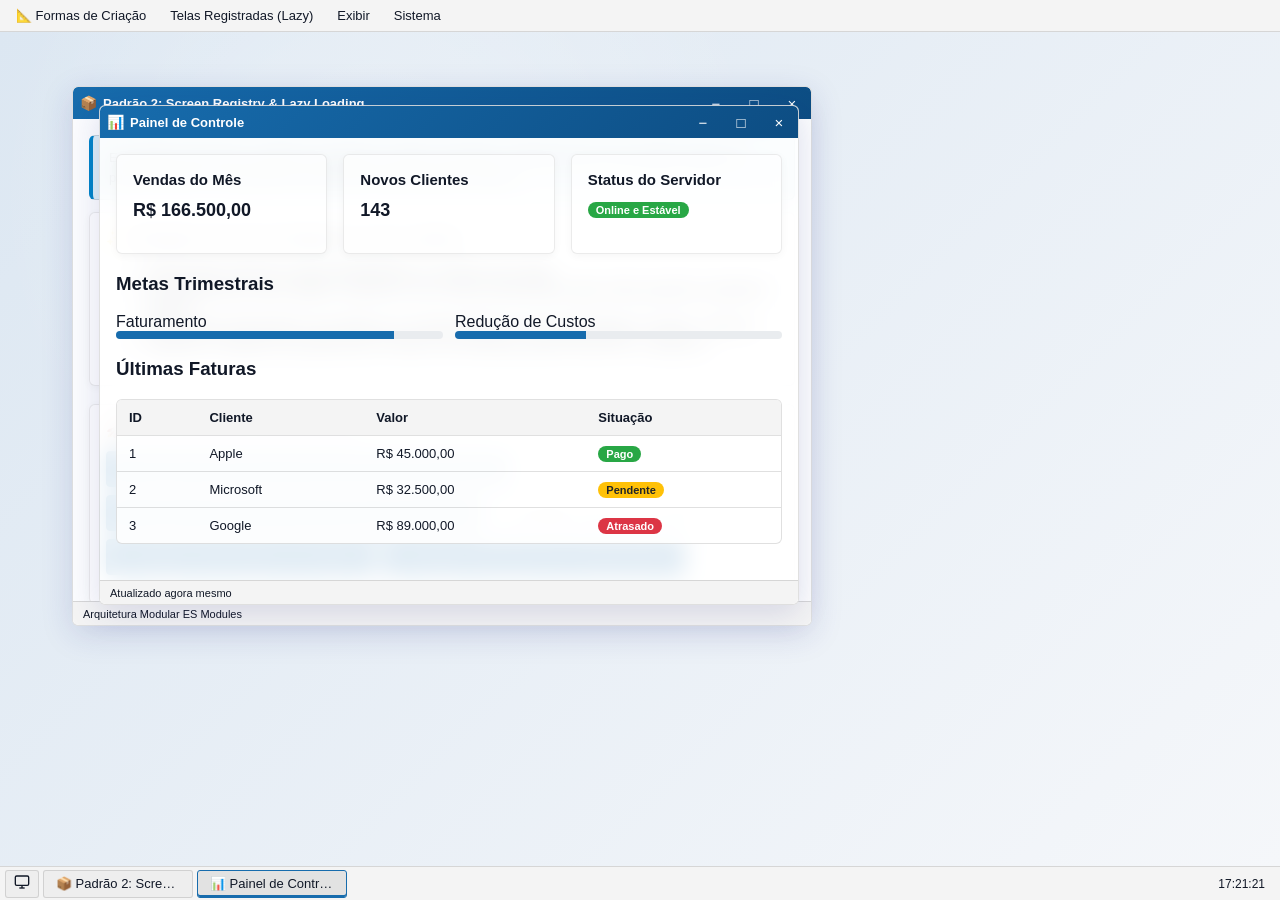
<file: index-lazy.html>
<!doctype html>
<html lang="pt-BR">

<head>
    <meta charset="utf-8">
    <meta name="viewport" content="width=device-width,initial-scale=1,maximum-scale=1">
    <title>Desktop Engine V1.5 - Padrão 2: Screen Registry & Lazy Loading</title>
    <link rel="stylesheet" href="./style.css?v=15">
</head>

<body>
    <div id="app">
        <div id="menubar"></div>
        <div id="desktop">
            <div id="windows"></div>
        </div>
        <div id="taskbar">
            <button class="taskStart" id="startBtn">Iniciar</button>
            <button class="taskShowDesktop" id="showDesktop" title="Mostrar Área de Trabalho">🖥️</button>
            <div class="taskWindows" id="taskWindows"></div>
            <div class="clock" id="clock"></div>
        </div>
    </div>

    <script type="module">
        import { Framework } from './core.js';
        import { Desktop } from './desktop.js';
        import {
            MenuBar, ContextMenu, bindContextMenu, Modal, WebView, DraggableList,
            Form, Input, Textarea, Select, Checkbox, Toggle, Button,
            Grid, Card, Row, Col, Badge, ProgressBar, Table, createElement, printElement,
            Alert, Spinner, Toast, Accordion, Drawer, Breadcrumbs, Stepper,
            Slider, RadioGroup, Autocomplete, Tooltip, Avatar, Carousel, Skeleton
        } from './ui.js';

        // 1. Inicialização do Desktop
        Desktop.init({
            windowsContainerId: "windows",
            taskbarContainerId: "taskWindows",
            taskbarPosition: "bottom",
            showDesktopButton: true
        });

        // --- FORMA 2: TELAS SEPARADAS EM ARQUIVOS (LAZY LOADING) ---
        // As telas ficam em arquivos separados na pasta /screens/ e são baixadas somente no momento de abrir.

        Desktop.registerScreens({
            // 1. Módulos sob demanda (Lazy Loading via ES Dynamic Import):
            "editor": () => import('./screens/EditorScreen.js'),
            "dashboard": () => import('./screens/DashboardScreen.js'),
            "datagrid": () => import('./screens/DataGridScreen.js'),
            "forms": () => import('./screens/FormsScreen.js'),
            "tasks": () => import('./screens/TaskScreen.js'),
            "browser": () => import('./screens/BrowserScreen.js'),
            "showcase": () => import('./screens/ComponentShowcaseScreen.js'),
            "sobre": () => import('./screens/SobreScreen.js'),

            // 2. Tela Informativa da Arquitetura
            "guia_lazy": () => ({
                title: "Padrão 2: Screen Registry & Lazy Loading",
                icon: "📦",
                width: 740,
                height: 540,
                singleInstance: true,
                status: "Arquitetura Modular ES Modules",
                state: {},
                view() {
                    return createElement("div", "", [
                        Alert({
                            text: "Esta página demonstra o padrão de arquitetura modular corporativa. Cada tela vive em seu próprio arquivo na pasta '/screens/' e é importada sob demanda usando dynamic import().",
                            variant: "info"
                        }),
                        Card({
                            title: "✨ Vantagens do Screen Registry & Lazy Loading",
                            children: [
                                createElement("ul", "", [
                                    createElement("li", "", ["Separação total de responsabilidades (1 arquivo por tela)"]),
                                    createElement("li", "", ["Carregamento ultra-rápido: arquivos JS só são transferidos pela rede quando a janela é aberta"]),
                                    createElement("li", "", ["Integração declarativa com Menus e Context Menus via propriedade { screen: 'nome' }"]),
                                    createElement("li", "", ["Suporte a injeção de parâmetros iniciais via Desktop.openScreen('id', { props })"])
                                ])
                            ]
                        }),
                        createElement("br", "", []),
                        Card({
                            title: "🚀 Teste de Abertura Sob Demanda",
                            children: [
                                Row({
                                    style: "gap: 8px; flex-wrap: wrap;",
                                    children: [
                                        Button({ text: "Carregar Dashboard (/screens/DashboardScreen.js)", onClick: () => Desktop.openScreen("dashboard"), variant: "primary" }),
                                        Button({ text: "Carregar DataGrid (/screens/DataGridScreen.js)", onClick: () => Desktop.openScreen("datagrid") }),
                                        Button({ text: "Carregar Forms com Props", onClick: () => Desktop.openScreen("forms", { nome: "Carlos Eduardo", salario: 12500 }), variant: "success" }),
                                        Button({ text: "Carregar Gerenciador de Tarefas", onClick: () => Desktop.openScreen("tasks") }),
                                        Button({ text: "Carregar Showcase de Componentes", onClick: () => Desktop.openScreen("showcase") })
                                    ]
                                })
                            ]
                        })
                    ]);
                }
            })
        });

        // --- MENU BAR (TOPO) ---
        MenuBar({
            containerId: "menubar",
            menus: [
                {
                    label: "📐 Formas de Criação",
                    items: [
                        { label: "⚡ 1. Criação Direta (Inline)", action: () => window.location.href = 'index-direct.html' },
                        { label: "📦 2. Lazy Loading Modular [Atual]", action: () => Desktop.openScreen("guia_lazy") },
                        { label: "🏭 3. Factory / Geradores", action: () => window.location.href = 'index-factory.html' },
                        { label: "🏛️ 4. Classes ES6 (OOP)", action: () => window.location.href = 'index-class.html' },
                        { label: "📄 5. Templates HTML Puro", action: () => window.location.href = 'index-template.html' },
                        "separator",
                        { label: "🖥️ Layout macOS (index.html)", action: () => window.location.href = 'index.html' },
                        { label: "🪟 Layout Windows (index2.html)", action: () => window.location.href = 'index2.html' },
                        { label: "📚 Documentação Oficial", action: () => window.location.href = 'docs.html' }
                    ]
                },
                {
                    label: "Telas Registradas (Lazy)",
                    items: [
                        { label: "Guia da Arquitetura Lazy", screen: "guia_lazy" },
                        "separator",
                        { label: "Painel de Controle", screen: "dashboard" },
                        { label: "Listagem Avançada (DataGrid)", screen: "datagrid" },
                        { label: "Formulários e Cadastros", screen: "forms" },
                        { label: "Gerenciador de Tarefas", screen: "tasks" },
                        { label: "Navegador Web", screen: "browser" },
                        { label: "Showcase de Componentes UI", screen: "showcase" },
                        "separator",
                        { label: "Sobre o Sistema", screen: "sobre" }
                    ]
                },
                {
                    label: "Exibir",
                    items: [
                        { label: "Organizar em Grade", action: () => Desktop.arrangeWindows() },
                        { label: "Mostrar Área de Trabalho", action: () => Desktop.showDesktop() }
                    ]
                },
                {
                    label: "Sistema",
                    items: [
                        { label: "Mostrar Área de Trabalho", action: () => Desktop.showDesktop() }
                    ]
                }
            ]
        });

        // Context Menu do Desktop
        Desktop.setContextMenu([
            { label: "Abrir Painel (Lazy)", action: () => Desktop.openScreen("dashboard") },
            { label: "Abrir DataGrid (Lazy)", action: () => Desktop.openScreen("datagrid") },
            { label: "Abrir Formulários (Lazy)", action: () => Desktop.openScreen("forms") },
            "separator",
            { label: "Guia Desta Abordagem", action: () => Desktop.openScreen("guia_lazy") }
        ]);

        // Abre as telas iniciais sob demanda
        setTimeout(() => {
            Desktop.openScreen("guia_lazy");
            setTimeout(() => Desktop.openScreen("dashboard"), 150);
        }, 100);
    </script>

    <style>
        .flex-col {
            display: flex;
            flex-direction: column;
            height: 100%;
        }
    </style>
</body>

</html>
</file>
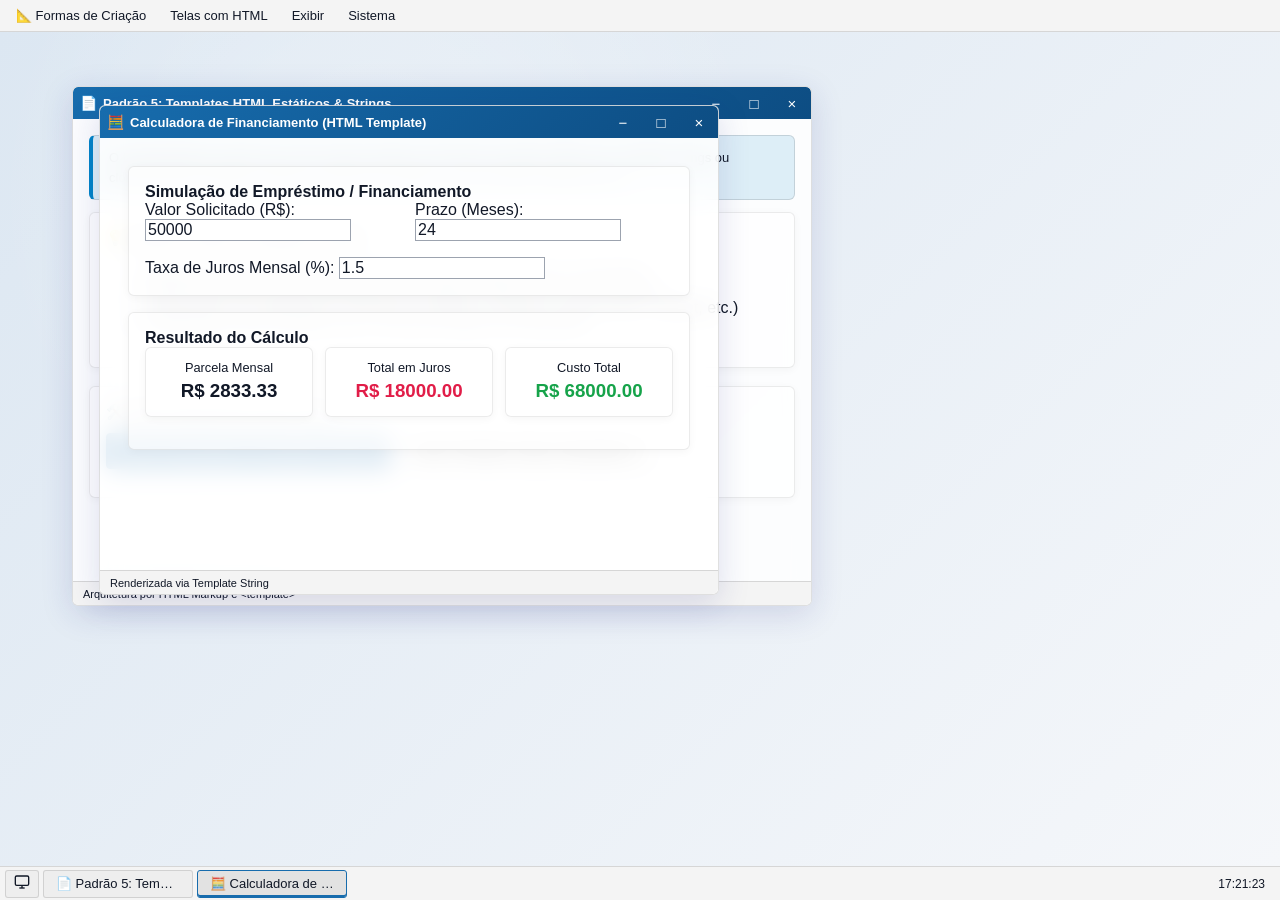
<file: index-template.html>
<!doctype html>
<html lang="pt-BR">

<head>
    <meta charset="utf-8">
    <meta name="viewport" content="width=device-width,initial-scale=1,maximum-scale=1">
    <title>Desktop Engine V1.5 - Padrão 5: Templates HTML Estáticos & Strings</title>
    <link rel="stylesheet" href="./style.css?v=15">
</head>

<body>
    <div id="app">
        <div id="menubar"></div>
        <div id="desktop">
            <div id="windows"></div>
        </div>
        <div id="taskbar">
            <button class="taskStart" id="startBtn">Iniciar</button>
            <button class="taskShowDesktop" id="showDesktop" title="Mostrar Área de Trabalho">🖥️</button>
            <div class="taskWindows" id="taskWindows"></div>
            <div class="clock" id="clock"></div>
        </div>
    </div>

    <!-- TEMPLATE HTML NATIVO NO DOM PARA DEMONSTRAÇÃO -->
    <template id="pedido-template">
        <div class="p-3">
            <div class="ui-card">
                <div class="card-header"><strong>Novo Pedido de Venda</strong></div>
                <div class="card-body">
                    <p class="text-secondary">Layout originado de uma tag nativa &lt;template&gt; do HTML!</p>
                    <div class="ui-grid" style="grid-template-columns: 1fr 1fr; gap: 12px;">
                        <div>
                            <label class="ui-label">Nome do Cliente:</label>
                            <input type="text" class="ui-input tpl-cliente" placeholder="Ex: Mercado Central" />
                        </div>
                        <div>
                            <label class="ui-label">Valor Total (R$):</label>
                            <input type="number" class="ui-input tpl-valor" placeholder="0.00" />
                        </div>
                    </div>
                    <div style="margin-top: 16px;">
                        <button class="ui-btn ui-btn-primary tpl-btn-salvar">Confirmar Pedido</button>
                    </div>
                </div>
            </div>
            <div style="margin-top: 16px;" class="ui-card">
                <div class="card-header"><strong>Histórico de Pedidos Emitidos</strong></div>
                <div class="card-body tpl-historico">
                    <span class="text-secondary">Nenhum pedido emitido nesta sessão.</span>
                </div>
            </div>
        </div>
    </template>

    <script type="module">
        import { Framework } from './core.js';
        import { Desktop } from './desktop.js';
        import {
            MenuBar, ContextMenu, bindContextMenu, Modal, WebView, DraggableList,
            Form, Input, Textarea, Select, Checkbox, Toggle, Button,
            Grid, Card, Row, Col, Badge, ProgressBar, Table, createElement, printElement,
            Alert, Spinner, Toast, Accordion, Drawer, Breadcrumbs, Stepper,
            Slider, RadioGroup, Autocomplete, Tooltip, Avatar, Carousel, Skeleton
        } from './ui.js';

        // 1. Inicialização do Desktop
        Desktop.init({
            windowsContainerId: "windows",
            taskbarContainerId: "taskWindows",
            taskbarPosition: "bottom",
            showDesktopButton: true
        });

        // =========================================================================
        // FORMA 5: TELAS COM TEMPLATES HTML E STRING MARKUP
        // =========================================================================

        // 1. Tela utilizando String Template Literals reativas
        const HtmlStringScreen = {
            title: "Calculadora de Financiamento (HTML Template)",
            icon: "🧮",
            width: 620,
            height: 490,
            singleInstance: true,
            status: "Renderizada via Template String",
            state: {
                valor: 50000,
                meses: 24,
                taxa: 1.5
            },
            view() {
                const totalJuros = (this.state.valor * (this.state.taxa / 100) * this.state.meses);
                const valorFinal = this.state.valor + totalJuros;
                const parcela = valorFinal / (this.state.meses || 1);

                const container = document.createElement("div");
                container.className = "p-3";
                container.innerHTML = `
                    <div class="ui-card">
                        <div class="card-header"><strong>Simulação de Empréstimo / Financiamento</strong></div>
                        <div class="card-body">
                            <div class="ui-grid" style="grid-template-columns: 1fr 1fr; gap: 12px;">
                                <div>
                                    <label class="ui-label">Valor Solicitado (R$):</label>
                                    <input type="number" class="ui-input inp-valor" value="${this.state.valor}" />
                                </div>
                                <div>
                                    <label class="ui-label">Prazo (Meses):</label>
                                    <input type="number" class="ui-input inp-meses" value="${this.state.meses}" />
                                </div>
                            </div>
                            <div style="margin-top: 12px;">
                                <label class="ui-label">Taxa de Juros Mensal (%):</label>
                                <input type="number" step="0.1" class="ui-input inp-taxa" value="${this.state.taxa}" />
                            </div>
                        </div>
                    </div>

                    <div style="margin-top: 16px;" class="ui-card">
                        <div class="card-header"><strong>Resultado do Cálculo</strong></div>
                        <div class="card-body">
                            <div class="ui-grid" style="grid-template-columns: 1fr 1fr 1fr; gap: 12px; text-align: center;">
                                <div class="ui-card" style="padding: 10px;">
                                    <span class="text-secondary" style="font-size: 0.8rem;">Parcela Mensal</span>
                                    <h3 style="margin: 4px 0; color: var(--primary);">R$ ${parcela.toFixed(2)}</h3>
                                </div>
                                <div class="ui-card" style="padding: 10px;">
                                    <span class="text-secondary" style="font-size: 0.8rem;">Total em Juros</span>
                                    <h3 style="margin: 4px 0; color: #e11d48;">R$ ${totalJuros.toFixed(2)}</h3>
                                </div>
                                <div class="ui-card" style="padding: 10px;">
                                    <span class="text-secondary" style="font-size: 0.8rem;">Custo Total</span>
                                    <h3 style="margin: 4px 0; color: #16a34a;">R$ ${valorFinal.toFixed(2)}</h3>
                                </div>
                            </div>
                        </div>
                    </div>
                `;

                // Conecta inputs ao state reativo
                const inpValor = container.querySelector(".inp-valor");
                const inpMeses = container.querySelector(".inp-meses");
                const inpTaxa = container.querySelector(".inp-taxa");

                inpValor.oninput = (e) => { this.state.valor = parseFloat(e.target.value) || 0; };
                inpMeses.oninput = (e) => { this.state.meses = parseInt(e.target.value) || 0; };
                inpTaxa.oninput = (e) => { this.state.taxa = parseFloat(e.target.value) || 0; };

                return container;
            }
        };

        // 2. Tela utilizando a tag <template> nativa do documento
        const DomTemplateScreen = {
            title: "Emissão de Pedidos (HTML <template>)",
            icon: "🧾",
            width: 650,
            height: 520,
            singleInstance: true,
            status: "Clonado da tag <template id='pedido-template'>",
            state: {
                pedidos: []
            },
            view() {
                const tpl = document.getElementById("pedido-template");
                const clone = tpl.content.cloneNode(true);
                const wrapper = document.createElement("div");
                wrapper.appendChild(clone);

                const inpCliente = wrapper.querySelector(".tpl-cliente");
                const inpValor = wrapper.querySelector(".tpl-valor");
                const btnSalvar = wrapper.querySelector(".tpl-btn-salvar");
                const historicoDiv = wrapper.querySelector(".tpl-historico");

                if (this.state.pedidos.length > 0) {
                    historicoDiv.innerHTML = `
                        <table class="ui-table" style="width: 100%;">
                            <thead>
                                <tr><th>Cliente</th><th>Valor</th><th>Horário</th></tr>
                            </thead>
                            <tbody>
                                ${this.state.pedidos.map(p => `<tr><td>${p.cliente}</td><td>R$ ${p.valor.toFixed(2)}</td><td>${p.hora}</td></tr>`).join('')}
                            </tbody>
                        </table>
                    `;
                }

                btnSalvar.onclick = () => {
                    const cli = inpCliente.value.trim();
                    const val = parseFloat(inpValor.value);
                    if (!cli || isNaN(val)) {
                        Desktop.notify("Preencha o cliente e o valor corretamente!", "warning");
                        return;
                    }

                    this.state.pedidos = [...this.state.pedidos, { cliente: cli, valor: val, hora: new Date().toLocaleTimeString() }];
                    Desktop.notify(`Pedido para "${cli}" registrado com sucesso!`, "success");
                    this.setStatus(`Último pedido às ${new Date().toLocaleTimeString()}`);
                };

                return wrapper;
            }
        };

        // 3. Tela Explicativa da Arquitetura por Templates HTML
        const GuiaTemplateScreen = {
            title: "Padrão 5: Templates HTML Estáticos & Strings",
            icon: "📄",
            width: 740,
            height: 520,
            singleInstance: true,
            status: "Arquitetura por HTML Markup e <template>",
            view() {
                return createElement("div", "", [
                    Alert({
                        text: "O DesktopEngine permite que você construa janelas escrevendo marcação HTML pura, template strings ou clonando tags <template> nativas do HTML sem obrigar o uso de funções utilitárias de UI.",
                        variant: "info"
                    }),
                    Card({
                        title: "💡 Quando utilizar Templates HTML?",
                        children: [
                            createElement("ul", "", [
                                createElement("li", "", ["Migração de telas legadas ou HTML existente para janelas do Desktop"]),
                                createElement("li", "", ["Desenvolvedores com preferência por sintaxe HTML pura e CSS classes"]),
                                createElement("li", "", ["Integração com bibliotecas externas de gráficos (Chart.js, ApexCharts, Leaflet, etc.)"]),
                                createElement("li", "", ["Reatividade total mantida com o Proxy do state do Framework"])
                            ])
                        ]
                    }),
                    createElement("br", "", []),
                    Card({
                        title: "🛠️ Telas Disponíveis para Teste",
                        children: [
                            Row({
                                style: "gap: 8px; flex-wrap: wrap;",
                                children: [
                                    Button({ text: "Abrir Calculadora (Template String)", onClick: () => Desktop.open(Framework.createWindow(HtmlStringScreen, "calc_template", Desktop)), variant: "primary" }),
                                    Button({ text: "Abrir Pedidos (Tag <template>)", onClick: () => Desktop.open(Framework.createWindow(DomTemplateScreen, "pedidos_dom_template", Desktop)), variant: "success" })
                                ]
                            })
                        ]
                    })
                ]);
            }
        };

        // --- MENU BAR (TOPO) ---
        MenuBar({
            containerId: "menubar",
            menus: [
                {
                    label: "📐 Formas de Criação",
                    items: [
                        { label: "⚡ 1. Criação Direta (Inline)", action: () => window.location.href = 'index-direct.html' },
                        { label: "📦 2. Lazy Loading Modular", action: () => window.location.href = 'index-lazy.html' },
                        { label: "🏭 3. Factory / Geradores", action: () => window.location.href = 'index-factory.html' },
                        { label: "🏛️ 4. Classes ES6 (OOP)", action: () => window.location.href = 'index-class.html' },
                        { label: "📄 5. Templates HTML Puro [Atual]", action: () => Desktop.open(Framework.createWindow(GuiaTemplateScreen, "guia_template", Desktop)) },
                        "separator",
                        { label: "🖥️ Layout macOS (index.html)", action: () => window.location.href = 'index.html' },
                        { label: "🪟 Layout Windows (index2.html)", action: () => window.location.href = 'index2.html' },
                        { label: "📚 Documentação Oficial", action: () => window.location.href = 'docs.html' }
                    ]
                },
                {
                    label: "Telas com HTML",
                    items: [
                        { label: "Guia da Arquitetura com HTML", action: () => Desktop.open(Framework.createWindow(GuiaTemplateScreen, "guia_template", Desktop)) },
                        "separator",
                        { label: "Calculadora (Template String)", action: () => Desktop.open(Framework.createWindow(HtmlStringScreen, "calc_template", Desktop)) },
                        { label: "Emissão de Pedidos (Tag <template>)", action: () => Desktop.open(Framework.createWindow(DomTemplateScreen, "pedidos_dom_template", Desktop)) }
                    ]
                },
                {
                    label: "Exibir",
                    items: [
                        { label: "Organizar em Grade", action: () => Desktop.arrangeWindows() },
                        { label: "Mostrar Área de Trabalho", action: () => Desktop.showDesktop() }
                    ]
                },
                {
                    label: "Sistema",
                    items: [
                        { label: "Mostrar Área de Trabalho", action: () => Desktop.showDesktop() }
                    ]
                }
            ]
        });

        // Context Menu do Desktop
        document.getElementById("desktop").addEventListener("contextmenu", (e) => {
            e.preventDefault();
            ContextMenu({
                x: e.clientX, y: e.clientY,
                items: [
                    { label: "Abrir Calculadora (Template)", action: () => Desktop.open(Framework.createWindow(HtmlStringScreen, "calc_template", Desktop)) },
                    { label: "Abrir Pedidos (Tag <template>)", action: () => Desktop.open(Framework.createWindow(DomTemplateScreen, "pedidos_dom_template", Desktop)) },
                    "separator",
                    { label: "Guia Desta Abordagem", action: () => Desktop.open(Framework.createWindow(GuiaTemplateScreen, "guia_template", Desktop)) }
                ]
            });
        });

        // Abertura inicial
        setTimeout(() => {
            Desktop.open(Framework.createWindow(GuiaTemplateScreen, "guia_template", Desktop));
            setTimeout(() => Desktop.open(Framework.createWindow(HtmlStringScreen, "calc_template", Desktop)), 150);
        }, 100);
    </script>
</body>

</html>
</file>
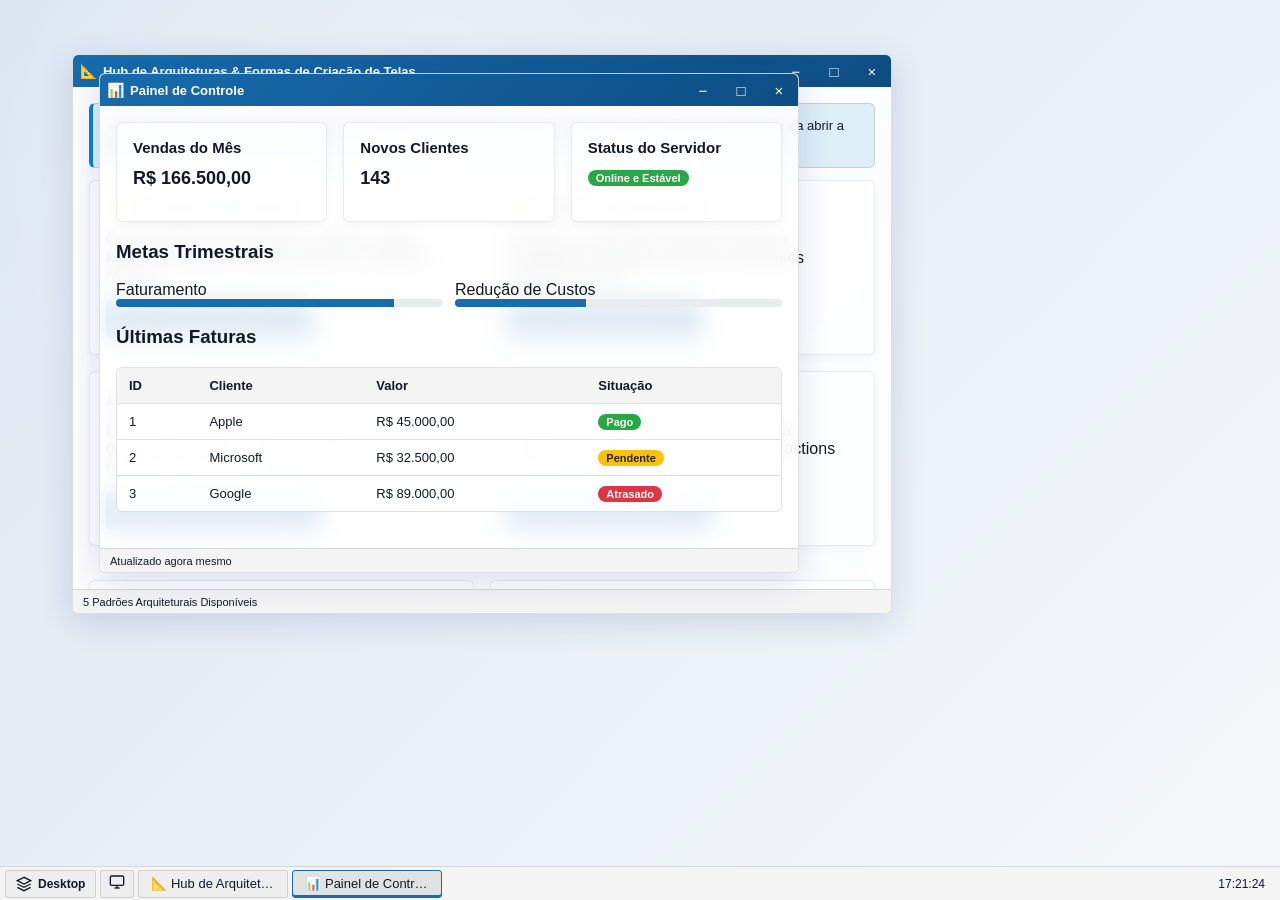
<file: index2.html>
<!doctype html>
<html lang="pt-BR">

<head>
    <meta charset="utf-8">
    <meta name="viewport" content="width=device-width,initial-scale=1,maximum-scale=1">
    <title>Desktop Engine V1.5 - Taskbar StartMenu Showcase</title>
    <link rel="stylesheet" href="./style.css?v=21">
</head>

<body>
    <div id="app" data-menubar="none">
        <div id="menubar"></div>
        <div id="desktop">
            <div id="windows"></div>
        </div>
        <div id="taskbar">
            <button class="taskStart" id="startBtn">Menu</button>
            <button class="taskShowDesktop" id="showDesktop" title="Mostrar Área de Trabalho">🖥️</button>
            <div class="taskWindows" id="taskWindows"></div>
            <div class="clock" id="clock"></div>
        </div>
    </div>

    <script type="module">
        import { Framework } from './core.js';
        import { Desktop } from './desktop.js';
        import {
            StartMenu, ContextMenu, bindContextMenu, TreeView, Tabs, Modal, WebView, DraggableList, DataGrid,
            Form, Input, Textarea, Select, Checkbox, Toggle, Button, MenuBar,
            Grid, Card, Row, Col, Badge, ProgressBar, Table, createElement, printElement,
            Alert, Spinner, Toast, Accordion, Drawer, Breadcrumbs, Stepper,
            Slider, RadioGroup, Autocomplete, Tooltip, Avatar, Carousel, Skeleton
        } from './ui.js';

        // Inicializa o desktop na posição escolhida
        Desktop.init({
            windowsContainerId: "windows",
            taskbarContainerId: "taskWindows",
            taskbarPosition: "bottom", // Pode ser 'top', 'bottom', 'left', 'right'
            menubarPosition: "none",   // Inicia integrado ao menu iniciar
            startButtonId: "startBtn",
            showDesktopButton: true
        });

        // --- ESTRUTURA GLOBAL DE MENUS ---
        const globalSystemMenus = [
            {
                label: "📐 Exemplos de Telas",
                items: [
                    { label: "⚡ 1. Criação Direta (Inline)", action: () => window.location.href = 'index-direct.html' },
                    { label: "📦 2. Lazy Loading Modular", action: () => window.location.href = 'index-lazy.html' },
                    { label: "🏭 3. Factory / Geradores", action: () => window.location.href = 'index-factory.html' },
                    { label: "🏛️ 4. Classes ES6 (OOP)", action: () => window.location.href = 'index-class.html' },
                    { label: "📄 5. Templates HTML Puro", action: () => window.location.href = 'index-template.html' },
                    "separator",
                    { label: "Hub de Arquiteturas de Telas", screen: "hub_arquiteturas" },
                    "separator",
                    { label: "🖥️ Layout macOS (index.html)", action: () => window.location.href = 'index.html' },
                    { label: "🪟 Layout Windows (index2.html) [Atual]", action: () => Desktop.openScreen("hub_arquiteturas") },
                    { label: "📚 Documentação Oficial", action: () => window.location.href = 'docs.html' }
                ]
            },
                "separator",
                {
                    label: "Módulos",
                    items: [
                        { label: "Hub de Arquiteturas", screen: "hub_arquiteturas" },
                        "separator",
                        { label: "📊 Relatórios em Background (Workers)", screen: "background_reports" },
                        { label: "🪟 Janelas Modais Filhas (Dialogs)", screen: "child_modal_demo" },
                        { label: "⏱️ Monitor de Ciclo de Vida (Hooks)", screen: "lifecycle_demo" },
                        { label: "🛍️ CRUD de Produtos (API Python)", screen: "crud_api" },
                        { label: "Editor de Documentos (Window MenuBar)", screen: "editor" },
                        { label: "Painel de Controle (Lazy)", screen: "dashboard" },
                        { label: "Listagem Avançada (DataGrid) (Lazy)", screen: "datagrid" },
                        { label: "Navegador Web (Window MenuBar)", screen: "browser" },
                        { label: "Formulários e Cadastros", screen: "forms" },
                        { label: "Gerenciador de Tarefas", screen: "tasks" },
                        { label: "Showcase de Componentes", screen: "showcase" }
                    ]
                },
                "separator",
                {
                    label: "Exibir",
                    items: [
                        { label: "Organizar Janelas em Grade", action: () => Desktop.arrangeWindows() },
                        { label: "Mostrar Área de Trabalho", action: () => Desktop.showDesktop() }
                    ]
                },
                "separator",
                {
                    label: "Sistema",
                    items: [
                        {
                            label: "Preferências",
                            items: [
                                {
                                    label: "📱 Modo Responsivo",
                                    items: [
                                        { label: "📱 Forçar Modo Mobile (Empilhado)", action: () => Desktop.setMobileMode("mobile") },
                                        { label: "🖥️ Forçar Modo Desktop (Flutuante)", action: () => Desktop.setMobileMode("desktop") },
                                        { label: "🔄 Detecção Automática (Viewport)", action: () => Desktop.setMobileMode("auto") }
                                    ]
                                },
                                {
                                    label: "📌 Posição da Barra de Tarefas",
                                    items: [
                                        { label: "⬇️ Rodapé (Padrão)", action: () => Desktop.setTaskbarPosition("bottom") },
                                        { label: "⬆️ Topo", action: () => Desktop.setTaskbarPosition("top") },
                                        { label: "⬅️ Esquerda", action: () => Desktop.setTaskbarPosition("left") },
                                        { label: "➡️ Direita", action: () => Desktop.setTaskbarPosition("right") }
                                    ]
                                },
                                {
                                    label: "🧭 Exibição do MenuBar",
                                    items: [
                                        { label: "🪟 Barra Separada (Global)", action: () => Desktop.setMenuBarMode("separate") },
                                        { label: "🔘 Integrado ao Menu Iniciar", action: () => Desktop.setMenuBarMode("startmenu") },
                                        "separator",
                                        { label: "⬆️ Posicionar no Topo", action: () => Desktop.setMenuBarPosition("top") },
                                        { label: "⬇️ Posicionar no Rodapé", action: () => Desktop.setMenuBarPosition("bottom") },
                                        { label: "⬅️ Posicionar na Esquerda", action: () => Desktop.setMenuBarPosition("left") },
                                        { label: "➡️ Posicionar na Direita", action: () => Desktop.setMenuBarPosition("right") }
                                    ]
                                },
                                {
                                    label: "Look and Feel (Aparência do SO)",
                                    items: [
                                        {
                                            label: "📱 & 💻 Modernos & Translúcidos",
                                            items: [
                                                { label: "✨ Padrão (DesktopEngine)", action: () => Desktop.setLookAndFeel("default") },
                                                { label: "🍎 Aqua Frosted (Vidro Fosco)", action: () => Desktop.setLookAndFeel("aqua-frosted") },
                                                { label: "🪟 Fluent Acrylic (Acrílico)", action: () => Desktop.setLookAndFeel("fluent-acrylic") },
                                                { label: "🤖 Material Tonal (Dynamic)", action: () => Desktop.setLookAndFeel("material-tonal") },
                                                { label: "🍏 Cupertino Touch (Fluid)", action: () => Desktop.setLookAndFeel("cupertino-touch") },
                                                { label: "🌌 One Touch (Curvas)", action: () => Desktop.setLookAndFeel("one-touch") },
                                                { label: "🔲 Flat Tiles (Modern UI)", action: () => Desktop.setLookAndFeel("flat-tiles") }
                                            ]
                                        },
                                        {
                                            label: "🥽 & 🫧 Espacial & Tátil",
                                            items: [
                                                { label: "🥽 Spatial Glass (Imersivo)", action: () => Desktop.setLookAndFeel("spatial-glass") },
                                                { label: "🫧 Neumorphism (Soft UI)", action: () => Desktop.setLookAndFeel("neumorphism") },
                                                { label: "⚡ Tactical HUD (Cyberdeck)", action: () => Desktop.setLookAndFeel("tactical-hud") }
                                            ]
                                        },
                                        {
                                            label: "☕ Ecossistema Swing & Java",
                                            items: [
                                                { label: "☕ Steel Metal (Classic Swing)", action: () => Desktop.setLookAndFeel("steel-metal") },
                                                { label: "🌊 Ocean Metal (Steel Blue)", action: () => Desktop.setLookAndFeel("ocean-metal") },
                                                { label: "✨ Nimbus Vector (Vibrant)", action: () => Desktop.setLookAndFeel("nimbus-vector") },
                                                { label: "🎨 Modern IDE (Studio Dark/Light)", action: () => Desktop.setLookAndFeel("flatlaf-ide") },
                                                { label: "🌿 Modena Soft (Enterprise)", action: () => Desktop.setLookAndFeel("modena-soft") },
                                                { label: "🔷 Caspian Slate (Dark Blue)", action: () => Desktop.setLookAndFeel("caspian-dark") }
                                            ]
                                        },
                                        {
                                            label: "🕹️ Clássicos & Retro 3D",
                                            items: [
                                                { label: "🟡 Yellow Tab (Media OS)", action: () => Desktop.setLookAndFeel("yellow-tab") },
                        { label: "🪟 Modern Glass (Centro)", action: () => Desktop.setLookAndFeel("win11") },
                        { label: "🪟 Modern Glass 2 (Flutuante)", action: () => Desktop.setLookAndFeel("win11-2") },
                                                { label: "🕹️ Retro 3D (Chanfrado)", action: () => Desktop.setLookAndFeel("retro-3d") },
                                                { label: "🔵 Luna Classic (Azul & Verde)", action: () => Desktop.setLookAndFeel("luna-blue") },
                                                { label: "🪟 Aero Glass (Translúcido)", action: () => Desktop.setLookAndFeel("aero-glass") },
                                                { label: "⬛ Dark Slate Cube (Workstation)", action: () => Desktop.setLookAndFeel("next-dark") },
                                                { label: "💾 Workbench Retro (Topaz)", action: () => Desktop.setLookAndFeel("workbench-boing") },
                                                { label: "🍏 Platinum Classic (Monocromático)", action: () => Desktop.setLookAndFeel("platinum-classic") },
                                                { label: "💿 Brushed Metal (Classic)", action: () => Desktop.setLookAndFeel("brushed-metal") },
                                                { label: "💿 Brushed Metal 2 (Sophisticated)", action: () => Desktop.setLookAndFeel("brushed-metal-2") },
                                                { label: "🟦 Warp Enterprise (Cobalt)", action: () => Desktop.setLookAndFeel("warp-enterprise") }
                                            ]
                                        },
                                        {
                                            label: "🐧 Desktops Unix & Abertos",
                                            items: [
                                                { label: "🟠 Aubergine Orange (Humanist)", action: () => Desktop.setLookAndFeel("aubergine-orange") },
                                                { label: "🕊️ Pantheon Pure (Light Minimal)", action: () => Desktop.setLookAndFeel("pantheon-pure") },
                                                { label: "🚀 Cosmic Teal (Modern Desktop)", action: () => Desktop.setLookAndFeel("cosmic-teal") },
                                                { label: "🪟 Tiling Grid (Minimal Tiling)", action: () => Desktop.setLookAndFeel("tiling-grid") },
                                                { label: "🐭 Greybird Lite (Lightweight)", action: () => Desktop.setLookAndFeel("greybird-lite") },
                                                { label: "🌌 Fusion Neon (Compositor)", action: () => Desktop.setLookAndFeel("e-fusion") },
                                                { label: "⬛ X11 Dark Box (NeXT-Style)", action: () => Desktop.setLookAndFeel("x11-box") },
                                                { label: "🟣 Motif Panel (UNIX CDE)", action: () => Desktop.setLookAndFeel("motif-panel") },
                                                { label: "🐧 Adwaita Slate (Clean Flat)", action: () => Desktop.setLookAndFeel("adwaita-slate") },
                                                { label: "⚙️ Breeze Plasma (Glass Glow)", action: () => Desktop.setLookAndFeel("breeze-plasma") }
                                            ]
                                        },
                                        {
                                            label: "💻 Console & Sci-Fi",
                                            items: [
                                                { label: "📟 DOS TUI (Text Console)", action: () => Desktop.setLookAndFeel("turbo-tui") },
                                                { label: "⚡ Cyber Neon (Matrix HUD)", action: () => Desktop.setLookAndFeel("cyberpunk-neon") }
                                            ]
                                        },
                                        {
                                            label: "🎨 Ilustração & Cartoon",
                                            items: [
                                                { label: "✏️ Comic Doodle (Pastel Sketch)", action: () => Desktop.setLookAndFeel("comic-doodle") }
                                            ]
                                        }
                                    ]
                                },
                            ]
                        },
                        "separator",
                        { label: "Sobre (Lazy Load)", screen: "sobre" }
                    ]
                }
            ];

            // Instancia o Menu Iniciar
            StartMenu({
                buttonId: "startBtn",
                menus: globalSystemMenus
            });

            // Instancia a Barra de Menus Global
            MenuBar({
                containerId: "menubar",
                position: "none",
                menus: globalSystemMenus
            });

        Desktop.setContextMenu([
            { label: "Hub de Arquiteturas de Telas", action: () => Desktop.openScreen("hub_arquiteturas") },
            "separator",
            { label: "Nova Anotação Rápida", action: () => abrirAnotacao() },
            "separator",
            { label: "Abrir Painel (Lazy)", action: () => Desktop.openScreen("dashboard") },
            { label: "Abrir DataGrid (Lazy)", action: () => Desktop.openScreen("datagrid") },
            { label: "Showcase Completo", action: () => Desktop.openScreen("showcase") }
        ]);

        // --- TELAS DO SHOWCASE ---

        // 1. Tela Multi-instância (Post-it / Anotação)
        let anotacaoCount = 1;
        function abrirAnotacao() {
            const AnotacaoScreen = {
                title: `Anotação #${anotacaoCount++}`,
                icon: "📝",
                width: 320,
                height: 260,
                singleInstance: false, // Pode abrir infinitas!
                state: { texto: "" },
                view() {
                    return createElement("div", "flex-col", [
                        Textarea({
                            bind: "texto",
                            instance: this,
                            placeholder: "Digite sua anotação...",
                            style: "height: 100%; display: flex; flex-direction: column; flex: 1;",
                            inputStyle: "flex: 1; resize: none; height: 100%;"
                        })
                    ]);
                }
            };
            Desktop.open(Framework.createWindow(AnotacaoScreen, `anotacao_${Date.now()}`, Desktop));
        }

        // 2. Telas Modulares são carregadas sob demanda da pasta ./screens/
        // (EditorScreen, BrowserScreen, DashboardScreen, DataGridScreen e SobreScreen estão em /screens)

        const TaskScreen = {
            title: "Gerenciador de Tarefas",
            icon: "✅",
            width: 450,
            height: 500,
            singleInstance: true,
            state: {
                tarefas: [
                    "Finalizar relatório mensal",
                    "Reunião de alinhamento com a diretoria",
                    "Aprovar pagamentos do setor de TI",
                    "Revisar arquitetura do sistema v0.3",
                    "Planejar confraternização da equipe"
                ]
            },
            actions: {
                reorder: [async (ctx, next, newItems) => {
                    ctx.instance.setStatus("Ordem salva: " + new Date().toLocaleTimeString());
                }]
            },
            view() {
                return createElement("div", "", [
                    Card({
                        title: "Priorize arrastando (Drag & Drop)", children: [
                            DraggableList({ bindItems: "tarefas", onReorder: "reorder", instance: this })
                        ]
                    })
                ]);
            }
        };

        const FormsScreen = {
            title: "Cadastro Avançado",
            icon: "📝",
            width: 600,
            height: 550,
            singleInstance: true,
            status: "Aguardando preenchimento",
            state: {
                nome: "", dataNasc: "", salario: "", senioridade: "pleno", ativo: true
            },
            actions: {
                salvar: [async (ctx) => {
                    ctx.instance.openModal({
                        title: "Confirmar Inclusão",
                        children: (modal) => [
                            createElement("p", "", [`Deseja salvar o funcionário ${ctx.state.nome}?`]),
                            Button({
                                text: "Sim, salvar", onClick: () => {
                                    Desktop.notify("Salvo com sucesso!", "success");
                                    ctx.instance.setStatus(`Salvo em ${new Date().toLocaleTimeString()}`);
                                    modal.close();
                                }, variant: "success"
                            })
                        ]
                    });
                }]
            },
            view() {
                return createElement("div", "", [
                    Card({
                        title: "Dados Pessoais", children: [
                            Grid({
                                columns: 2, children: [
                                    Input({ label: "Nome Completo", bind: "nome", instance: this }),
                                    Input({ label: "Data de Nascimento", bind: "dataNasc", instance: this, type: "date" })
                                ]
                            }),
                            Grid({
                                columns: 2, children: [
                                    Input({ label: "Pretensão Salarial", bind: "salario", instance: this, type: "number" }),
                                    Select({
                                        label: "Senioridade", bind: "senioridade", instance: this, options: [
                                            { label: "Júnior", value: "junior" },
                                            { label: "Pleno", value: "pleno" },
                                            { label: "Sênior", value: "senior" }
                                        ]
                                    })
                                ]
                            }),
                            Row({
                                children: [
                                    Toggle({ label: "Funcionário Ativo", bind: "ativo", instance: this })
                                ]
                            })
                        ]
                    }),
                    createElement("br", "", []),
                    Button({ text: "Salvar Cadastro", onClick: "salvar", instance: this, variant: "primary" })
                ]);
            }
        };

        const ComponentShowcaseScreen = {
            title: "Showcase de Componentes UI",
            icon: "✨",
            width: 850,
            height: 600,
            singleInstance: true,
            state: {
                step: 0,
                volume: 50,
                laf: Desktop.getLookAndFeel ? Desktop.getLookAndFeel() : "default",
                taskbarPos: Desktop.getTaskbarPosition ? Desktop.getTaskbarPosition() : "bottom",
                menubarPos: Desktop.getMenuBarPosition ? Desktop.getMenuBarPosition() : "none",
                pais: ["Brasil"],
                menuLateral: false
            },
            onMount() {
                this.state.laf = Desktop.getLookAndFeel ? Desktop.getLookAndFeel() : "default";
                this.state.taskbarPos = Desktop.getTaskbarPosition ? Desktop.getTaskbarPosition() : "bottom";
                this.state.menubarPos = Desktop.getMenuBarPosition ? Desktop.getMenuBarPosition() : "none";

                this._unsubEvents = [
                    EventBus.on("laf:change", (l) => { this.state.laf = l; }),
                    EventBus.on("taskbar:positionchange", (p) => { this.state.taskbarPos = p; }),
                    EventBus.on("menubar:positionchange", (m) => { this.state.menubarPos = m; })
                ];
            },
            onDestroy() {
                if (this._unsubEvents) {
                    this._unsubEvents.forEach(unsub => unsub && unsub());
                }
            },
            actions: {
                nextStep: [async (ctx) => {
                    if (ctx.state.step < 3) ctx.state.step++;
                    Toast({ message: "Avançou para o passo " + (ctx.state.step + 1), type: "info" });
                }],
                prevStep: [async (ctx) => {
                    if (ctx.state.step > 0) ctx.state.step--;
                }],
                toggleDrawer: [async (ctx) => {
                    ctx.state.menuLateral = !ctx.state.menuLateral;
                }],
                salvarTudo: [async (ctx) => {
                    Toast({ message: "Dados do showcase salvos no sistema!", type: "success" });
                }],
                abrirModalLocal: [async (ctx) => {
                    ctx.instance.openModal({
                        title: "Modal Local",
                        children: (modal) => [
                            createElement("p", "", ["Este modal está restrito aos limites da janela."]),
                            Button({ text: "Fechar", onClick: () => modal.close() })
                        ]
                    });
                }],
                abrirModalGlobal: [async (ctx) => {
                    Desktop.openModal({
                        title: "Modal Global",
                        children: (modal) => [
                            createElement("p", "", ["Este modal se sobrepõe a TODAS as janelas e ao Desktop."]),
                            Button({ text: "Fechar", onClick: () => modal.close() })
                        ]
                    });
                }]
            },
            view() {
                // Aplica o Look and Feel se tiver sido modificado pelo select da tela
                if (Desktop && typeof Desktop.setLookAndFeel === 'function' && Desktop.getLookAndFeel() !== this.state.laf) {
                    Desktop.setLookAndFeel(this.state.laf);
                }

                // Aplica a posição da Barra de Tarefas se tiver sido modificada pelo select
                if (Desktop && typeof Desktop.setTaskbarPosition === 'function' && Desktop.getTaskbarPosition() !== this.state.taskbarPos) {
                    Desktop.setTaskbarPosition(this.state.taskbarPos);
                }

                // Aplica a posição / modo do MenuBar se tiver sido modificada pelo select
                if (Desktop && typeof Desktop.setMenuBarPosition === 'function' && Desktop.getMenuBarPosition() !== this.state.menubarPos) {
                    Desktop.setMenuBarPosition(this.state.menubarPos);
                }

                return createElement("div", "", [
                    // GRUPO 2: Drawer e Breadcrumbs
                    Drawer({
                        bind: "menuLateral", side: "left", instance: this, content: [
                            createElement("h3", "", ["Menu do Showcase"]),
                            createElement("p", "", ["Este é um painel off-canvas integrado ao state."])
                        ]
                    }),
                    Breadcrumbs({
                        items: [
                            { label: "Módulos", action: () => Toast({ message: "Você clicou no breadcrumb", type: "info" }) },
                            { label: "Showcase UI" }
                        ]
                    }),

                    Row({
                        children: [
                            Col({
                                style: "flex: 1;", children: [
                                    createElement("h2", "", ["Painel de Elementos Visuais"]),
                                ]
                            }),
                            Row({
                                style: "gap: 8px;", children: [
                                    Button({ text: "Modal Local", onClick: "abrirModalLocal", instance: this }),
                                    Button({ text: "Modal Global", onClick: "abrirModalGlobal", instance: this, variant: "danger" }),
                                    Button({ text: "Abrir Drawer Esq.", onClick: "toggleDrawer", instance: this })
                                ]
                            })
                        ]
                    }),

                    // GRUPO 2: Stepper
                    Stepper({ steps: ["Configuração", "Preferências", "Visual", "Confirmação"], currentStep: this.state.step }),

                    Row({
                        children: [
                            // Coluna Esquerda
                            Col({
                                style: "flex: 1; margin-right: 16px;", children: [
                                    Card({
                                        title: "Aparência e Look & Feel do Sistema", children: [
                                            Select({
                                                label: "Look and Feel (Design do Sistema)", bind: "laf", instance: this, options: [
                                                    { label: "✨ Padrão (DesktopEngine Modern)", value: "default" },
                                                    { label: "🍎 Aqua Frosted (Vidro Fosco)", value: "aqua-frosted" },
                                                    { label: "🪟 Fluent Acrylic (Acrílico Moderno)", value: "fluent-acrylic" },
                                                    { label: "☕ Steel Metal (Classic Swing)", value: "steel-metal" },
                                                    { label: "🌊 Ocean Metal (Steel Blue)", value: "ocean-metal" },
                                                    { label: "✨ Nimbus Vector (Vibrant)", value: "nimbus-vector" },
                                                    { label: "🎨 FlatLaf IDE (Studio Dark/Light)", value: "flatlaf-ide" },
                                                    { label: "🌿 Modena Soft (Enterprise)", value: "modena-soft" },
                                                    { label: "🔷 Caspian Slate (Dark Blue)", value: "caspian-dark" },
                                                    { label: "🟡 Yellow Tab (Media Style)", value: "yellow-tab" },
                                                    { label: "🕹️ Retro 3D (Chanfrado)", value: "retro-3d" },
                                                    { label: "🔵 Luna Blue (Azul & Verde)", value: "luna-blue" },
                                                    { label: "🪟 Aero Glass (Translúcido)", value: "aero-glass" },
                                                    { label: "⬛ Next Dark (Step Style)", value: "next-dark" },
                                                    { label: "💾 Workbench Boing (Retro Cores)", value: "workbench-boing" },
                                                    { label: "🍏 Platinum Classic (Monocromático)", value: "platinum-classic" },
                                                    { label: "💿 Brushed Metal (Classic)", value: "brushed-metal" },
                                                    { label: "💿 Brushed Metal 2 (Sophisticated)", value: "brushed-metal-2" },
                                                    { label: "🟦 Warp Enterprise (Cobalt)", value: "warp-enterprise" },
                                                    { label: "🟣 Motif Panel (UNIX CDE)", value: "motif-panel" },
                                                    { label: "🐧 Adwaita Slate (Clean Flat)", value: "adwaita-slate" },
                                                    { label: "⚙️ Breeze Plasma (Glass Glow)", value: "breeze-plasma" },
                                                    { label: "📟 Turbo TUI (DOS Console)", value: "turbo-tui" },
                                                    { label: "⚡ Cyberpunk Neon (Matrix HUD)", value: "cyberpunk-neon" },
                                                    { label: "✏️ Comic Doodle (Pastel Sketch)", value: "comic-doodle" }
                                                ]
                                            }),
                                            Grid({
                                                columns: 2, children: [
                                                    Select({
                                                        label: "📌 Posição da Barra de Tarefas", bind: "taskbarPos", instance: this, options: [
                                                            { label: "⬇️ Rodapé (Padrão)", value: "bottom" },
                                                            { label: "⬆️ Topo", value: "top" },
                                                            { label: "⬅️ Esquerda", value: "left" },
                                                            { label: "➡️ Direita", value: "right" }
                                                        ]
                                                    }),
                                                    Select({
                                                        label: "🧭 Exibição / Posição do MenuBar", bind: "menubarPos", instance: this, options: [
                                                            { label: "🔘 Apenas no Menu Iniciar (Padrão)", value: "none" },
                                                            { label: "⬆️ Topo (Barra Separada)", value: "top" },
                                                            { label: "⬇️ Rodapé (Barra Separada)", value: "bottom" },
                                                            { label: "⬅️ Esquerda (Barra Separada)", value: "left" },
                                                            { label: "➡️ Direita (Barra Separada)", value: "right" }
                                                        ]
                                                    })
                                                ]
                                            }),
                                            Slider({ label: "Nível de Intensidade", bind: "volume", min: 0, max: 100, instance: this }),
                                            Autocomplete({ label: "Países de Atuação", bind: "pais", multiple: true, options: ["Brasil", "Estados Unidos", "Alemanha", "França", "Itália", "Japão"], instance: this })
                                        ]
                                    }),

                                    createElement("br", "", []),

                                    Card({
                                        title: "Feedback e Notificações", children: [
                                            // GRUPO 1: Feedback
                                            Alert({ text: "Esta é uma demonstração de todos os novos componentes reunidos.", variant: "success" }),
                                            Row({
                                                style: "align-items: center; gap: 12px;", children: [
                                                    Spinner({ size: "20px", color: "var(--btn-primary)" }),
                                                    createElement("span", "", ["Carregando recursos em segundo plano..."])
                                                ]
                                            })
                                        ]
                                    })
                                ]
                            }),

                            // Coluna Direita
                            Col({
                                style: "flex: 1;", children: [
                                    Card({
                                        title: "Componentes Visuais", children: [
                                            // GRUPO 4: Visuais
                                            Row({
                                                style: "align-items: center; gap: 16px; margin-bottom: 16px;", children: [
                                                    Tooltip({
                                                        position: "top", content: "Administrador Online", children:
                                                            Avatar({ initials: "AD", status: "online", size: 48 })
                                                    }),
                                                    Col({
                                                        children: [
                                                            createElement("strong", "", ["Admin System"]),
                                                            createElement("span", "text-secondary", ["Nível: Acesso Total"])
                                                        ]
                                                    })
                                                ]
                                            }),

                                            createElement("label", "", ["Destaques Recentes (Carousel)"]),
                                            Carousel({
                                                height: "120px",
                                                controlsPosition: "bottom-center",
                                                prevControl: Button({ text: "◀" }),
                                                nextControl: Button({ text: "▶" }),
                                                items: [
                                                    createElement("div", "p-3 text-center", ["Destaque 1"]),
                                                    createElement("div", "p-3 text-center", ["Destaque 2"]),
                                                    createElement("div", "p-3 text-center", ["Destaque 3"]),
                                                    createElement("div", "p-3 text-center", ["Destaque 4"])
                                                ]
                                            }),

                                            createElement("br", "", []),
                                            createElement("label", "", ["Carregamento Simulado (Skeleton)"]),
                                            Skeleton({ width: "100%", height: "40px", shape: "rect" })
                                        ]
                                    }),

                                    createElement("br", "", []),

                                    Card({
                                        title: "Seções Dinâmicas", children: [
                                            // GRUPO 2: Accordion
                                            Accordion({
                                                instance: this, items: [
                                                    { title: "Mais Opções", content: "Aqui poderiam existir sub-configurações." },
                                                    { title: "Ajuda do Sistema", content: "Documentação integrada ao painel de configurações." }
                                                ]
                                            })
                                        ]
                                    })
                                ]
                            })
                        ]
                    }),

                    createElement("br", "", []),

                    // Botões de Navegação do Stepper
                    Row({
                        style: "justify-content: space-between;", children: [
                            Button({ text: "Passo Anterior", onClick: "prevStep", instance: this }),
                            Row({
                                style: "gap: 8px;", children: [
                                    Button({ text: "Avançar Passo", onClick: "nextStep", instance: this }),
                                    Button({ text: "Concluir Setup", onClick: "salvarTudo", instance: this, variant: "primary" })
                                ]
                            })
                        ]
                    })
                ]);
            }
        };

        // 0. Central / Hub de Arquiteturas de Telas
        const HubArquiteturasScreen = {
            title: "Hub de Arquiteturas & Formas de Criação de Telas",
            icon: "📐",
            width: 820,
            height: 560,
            singleInstance: true,
            status: "5 Padrões Arquiteturais Disponíveis",
            state: {},
            view() {
                return createElement("div", "", [
                    Alert({
                        text: "O DesktopEngine suporta múltiplos paradigmas de desenvolvimento para criação de telas. Clique nos cards abaixo para abrir a página dedicada de cada arquitetura!",
                        variant: "info"
                    }),
                    Grid({
                        columns: 2,
                        children: [
                            Card({
                                title: "⚡ 1. Criação Direta (Inline)",
                                children: [
                                    createElement("p", "text-secondary", ["Objetos literais declarados no próprio script. Ideal para post-its, multi-instâncias e utilitários rápidos."]),
                                    Button({ text: "Abrir index-direct.html ↗", onClick: () => window.location.href = 'index-direct.html', variant: "primary" })
                                ]
                            }),
                            Card({
                                title: "📦 2. Lazy Loading Modular",
                                children: [
                                    createElement("p", "text-secondary", ["Arquivos .js isolados na pasta /screens/ carregados sob demanda via ES Modules dynamic import()."]),
                                    Button({ text: "Abrir index-lazy.html ↗", onClick: () => window.location.href = 'index-lazy.html', variant: "primary" })
                                ]
                            }),
                            Card({
                                title: "🏭 3. Factory / Geradores",
                                children: [
                                    createElement("p", "text-secondary", ["Funções geradoras parametrizadas (createCrudScreen, createReportScreen) reduzindo 80% do boilerplate."]),
                                    Button({ text: "Abrir index-factory.html ↗", onClick: () => window.location.href = 'index-factory.html', variant: "primary" })
                                ]
                            }),
                            Card({
                                title: "🏛️ 4. Classes ES6 (OOP)",
                                children: [
                                    createElement("p", "text-secondary", ["Herança com BaseScreen, ciclo de vida (onMount/onDestroy) e methods como actions encapsuladas."]),
                                    Button({ text: "Abrir index-class.html ↗", onClick: () => window.location.href = 'index-class.html', variant: "primary" })
                                ]
                            })
                        ]
                    }),
                    createElement("br", "", []),
                    Grid({
                        columns: 2,
                        children: [
                            Card({
                                title: "📄 5. Templates HTML Puro",
                                children: [
                                    createElement("p", "text-secondary", ["Telas desenhadas diretamente com marcação HTML, Template Strings ou tags <template> nativas."]),
                                    Button({ text: "Abrir index-template.html ↗", onClick: () => window.location.href = 'index-template.html', variant: "primary" })
                                ]
                            }),
                            Card({
                                title: "✨ 6. MenuBar em Janelas",
                                children: [
                                    createElement("p", "text-secondary", ["Cada janela pode ter sua própria barra de menus em cascata com atalhos, ícones e ações reativas."]),
                                    Button({ text: "Abrir Editor com MenuBar ↗", onClick: () => Desktop.openScreen("editor"), variant: "success" })
                                ]
                            })
                        ]
                    }),
                    createElement("br", "", []),
                    Grid({
                        columns: 2,
                        children: [
                            Card({
                                title: "⏱️ 7. Ciclo de Vida (13 Hooks)",
                                children: [
                                    createElement("p", "text-secondary", ["Demonstração interativa dos 13 hooks (beforeMount, onMount, onFocus, beforeClose, onDestroy, etc.)."]),
                                    Button({ text: "Abrir Monitor de Ciclo de Vida ↗", onClick: () => Desktop.openScreen("lifecycle_demo"), variant: "primary" })
                                ]
                            }),
                            Card({
                                title: "🛍️ 8. CRUD com API REST",
                                children: [
                                    createElement("p", "text-secondary", ["Exemplo prático de consumo de API assíncrona com Basic Auth e persistência de dados."]),
                                    Button({ text: "Abrir Gerenciador de Produtos ↗", onClick: () => Desktop.openScreen("crud_api"), variant: "primary" })
                                ]
                            }),
                            Card({
                                title: "🪟 9. Janelas Filhas (Dialogs)",
                                children: [
                                    createElement("p", "text-secondary", ["Sub-janelas modais acopladas à janela mãe com bloqueio local, foco e retorno assíncrono."]),
                                    Button({ text: "Abrir Diálogos Modais ↗", onClick: () => Desktop.openScreen("child_modal_demo"), variant: "primary" })
                                ]
                            }),
                            Card({
                                title: "📊 10. Relatórios em Segundo Plano",
                                children: [
                                    createElement("p", "text-secondary", ["Geração de relatórios pesados e tarefas assíncronas com Web Workers mantendo 60 FPS na UI."]),
                                    Button({ text: "Abrir Relatórios Background ↗", onClick: () => Desktop.openScreen("background_reports"), variant: "success" })
                                ]
                            })
                        ]
                    })
                ]);
            }
        };

        // --- REGISTRO DE TELAS (Screen Registry & Lazy Loading) ---
        Desktop.registerScreens({
            // Hub de Arquiteturas
            "hub_arquiteturas": () => HubArquiteturasScreen,

            // 1. Telas com Lazy Loading nativo (Arquivos isolados em /screens)
            "background_reports": () => import('./screens/BackgroundReportScreen.js'),
            "child_modal_demo": () => import('./screens/ChildModalDemoScreen.js'),
            "lifecycle_demo": () => import('./screens/LifecycleDemoScreen.js'),
            "crud_api": () => import('./screens/ProductsCrudScreen.js'),
            "editor": () => import('./screens/EditorScreen.js'),
            "browser": () => import('./screens/BrowserScreen.js'),
            "dashboard": () => import('./screens/DashboardScreen.js'),
            "datagrid": () => import('./screens/DataGridScreen.js'),
            "sobre": () => import('./screens/SobreScreen.js'),
            "amazon_comic": () => import('./screens/ComicDoodleShowcaseScreen.js'),

            // 2. Telas Registradas Diretamente (Objetos ou inline)
            "tasks": () => TaskScreen,
            "forms": () => FormsScreen,
            "showcase": () => ComponentShowcaseScreen
        });

        // Abre telas iniciais demonstrativas via Screen Registry
        setTimeout(() => {
            Desktop.openScreen("hub_arquiteturas");
            setTimeout(() => Desktop.openScreen("dashboard"), 150);
        }, 100);

    </script>
    <!-- Fix CSS para telas com layout flexível de altura -->
    <style>
        .flex-col {
            display: flex;
            flex-direction: column;
            height: 100%;
        }
    </style>
</body>

</html>
</file>
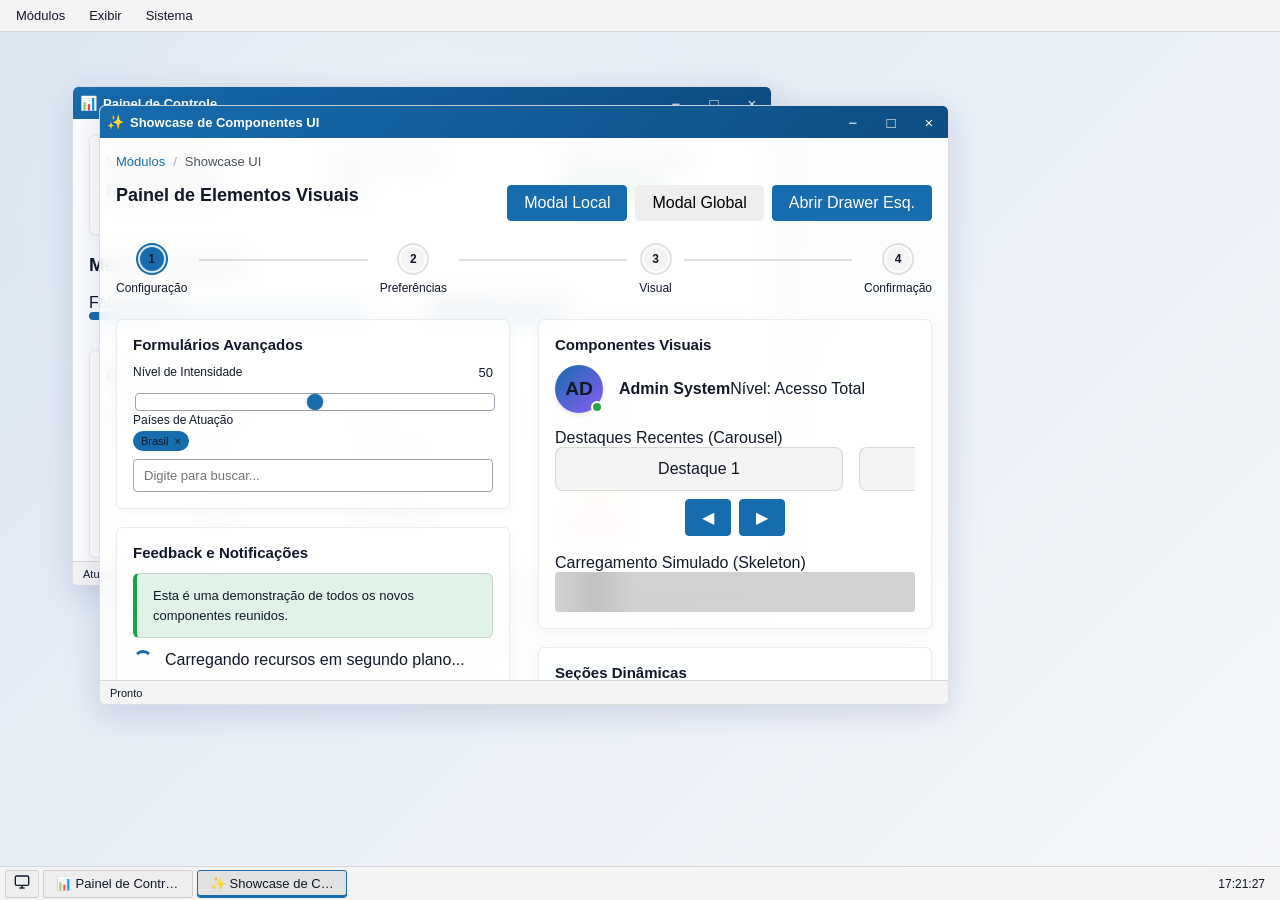
<file: index_full.html>
<!doctype html>
<html lang="pt-BR">

<head>
    <meta charset="utf-8">
    <meta name="viewport" content="width=device-width,initial-scale=1,maximum-scale=1">
    <title>Desktop Engine V1.5 - Ultimate Showcase</title>
    <link rel="stylesheet" href="./style.css?v=15">
</head>

<body>
    <div id="app">
        <div id="menubar"></div>
        <div id="desktop">
            <div id="windows"></div>
        </div>
        <div id="taskbar">
            <button class="taskStart" id="startBtn">Iniciar</button>
            <button class="taskShowDesktop" id="showDesktop" title="Mostrar Área de Trabalho">🖥️</button>
            <div class="taskWindows" id="taskWindows"></div>
            <div class="clock" id="clock"></div>
        </div>
    </div>

    <script type="module">
        import { Framework } from './core.js?v=2';
        import { Desktop } from './desktop.js?v=2';
        import {
            MenuBar, ContextMenu, bindContextMenu, TreeView, Tabs, Modal, WebView, DraggableList, DataGrid,
            Form, Input, Select, Checkbox, Toggle, Button,
            Grid, Card, Row, Col, Badge, ProgressBar, Table, createElement, printElement,
            Alert, Spinner, Toast, Accordion, Drawer, Breadcrumbs, Stepper,
            Slider, RadioGroup, Autocomplete, Tooltip, Avatar, Carousel, Skeleton
        } from './ui.js?v=2';

        // Inicializa o desktop na posição escolhida
        Desktop.init({
            windowsContainerId: "windows",
            taskbarContainerId: "taskWindows",
            taskbarPosition: "bottom", // Pode ser 'top', 'bottom', 'left', 'right'
            showDesktopButton: true
        });

        // --- MENU BAR (TOPO) ---
        MenuBar({
            containerId: "menubar",
            menus: [
                {
                    label: "Módulos",
                    items: [
                        { label: "Painel de Controle", action: () => openScreen(DashboardScreen, "dashboard") },
                        { label: "Listagem Avançada (DataGrid)", action: () => openScreen(DataGridScreen, "datagrid") },
                        { label: "Navegador Web", action: () => openScreen(BrowserScreen, "browser") },
                        { label: "Formulários e Cadastros", action: () => openScreen(FormsScreen, "forms") },
                        { label: "Gerenciador de Tarefas", action: () => openScreen(TaskScreen, "tasks") },
                        { label: "Showcase de Componentes", action: () => openScreen(ComponentShowcaseScreen, "showcase") }
                    ]
                },
                {
                    label: "Exibir",
                    items: [
                        { label: "Organizar Janelas em Grade", action: () => Desktop.arrangeWindows() },
                        { label: "Mostrar Área de Trabalho", action: () => Desktop.showDesktop() }
                    ]
                },
                {
                    label: "Sistema",
                    items: [
                        {
                            label: "Preferências",
                            items: [
                                { label: "Idioma...", action: () => Desktop.notify("Idioma em pt-BR", "info") }
                            ]
                        },
                        "separator",
                        { label: "Sobre", action: () => openScreen(SobreScreen, "sobre") }
                    ]
                }
            ]
        });

        Desktop.setContextMenu([
            { label: "Nova Anotação Rápida", action: () => abrirAnotacao() },
            "separator",
            { label: "Abrir Painel", action: () => openScreen(DashboardScreen, "dashboard") },
            { label: "Abrir DataGrid", action: () => openScreen(DataGridScreen, "datagrid") }
        ]);

        // --- TELAS DO SHOWCASE ---

        // 1. Tela Multi-instância (Post-it / Anotação)
        let anotacaoCount = 1;
        function abrirAnotacao() {
            const AnotacaoScreen = {
                title: `Anotação #${anotacaoCount++}`,
                icon: "📝",
                width: 300,
                height: 250,
                singleInstance: false, // Pode abrir infinitas!
                state: { texto: "" },
                view() {
                    const t = createElement("textarea", "filter-input", []);
                    t.style.flex = "1";
                    t.style.resize = "none";
                    t.value = this.state.texto;
                    t.oninput = e => this.state.texto = e.target.value;
                    return createElement("div", "flex-col", [t]);
                }
            };
            // Passamos um ID único baseado no Date.now para garantir instâncias separadas
            Desktop.open(Framework.createWindow(AnotacaoScreen, `anotacao_${Date.now()}`, Desktop));
        }

        // 2. Tela de DataGrid Avançado
        const DataGridScreen = {
            title: "Listagem de Clientes",
            icon: "🗃️",
            width: 750,
            height: 500,
            singleInstance: true,
            state: {
                clientes: [
                    { id: 1, nome: "Acme Corp", setor: "Tecnologia", status: "Ativo", faturamento: 15000 },
                    { id: 2, nome: "Global Industries", setor: "Manufatura", status: "Inativo", faturamento: 8500 },
                    { id: 3, nome: "Stark Enterprises", setor: "Defesa", status: "Ativo", faturamento: 95000 },
                    { id: 4, nome: "Wayne Enterprises", setor: "Investimentos", status: "Pendente", faturamento: 45000 },
                    { id: 5, nome: "Cyberdyne Systems", setor: "IA", status: "Ativo", faturamento: 300000 }
                ]
            },
            view() {
                const gridEl = DataGrid({
                    bindData: "clientes",
                    instance: this,
                    columns: [
                        { key: "id", label: "ID", sortable: true },
                        { key: "nome", label: "Razão Social", sortable: true, filterable: true },
                        { key: "setor", label: "Setor", sortable: true, filterable: true },
                        { key: "faturamento", label: "Faturamento", sortable: true, render: (val) => `R$ ${val.toLocaleString('pt-BR')}` },
                        {
                            key: "status", label: "Status", sortable: true, filterable: true, render: (val) => {
                                let variant = "primary";
                                if (val === "Ativo") variant = "success";
                                if (val === "Inativo") variant = "danger";
                                if (val === "Pendente") variant = "warning";
                                return Badge({ text: val, variant });
                            }
                        }
                    ]
                });

                bindContextMenu(gridEl, [
                    { label: "Exportar Tabela para CSV", action: () => Desktop.notify("Tabela exportada com sucesso!", "success") },
                    { label: "Atualizar Dados", action: () => Desktop.notify("Dados atualizados.", "info") },
                    "separator",
                    { label: "Imprimir Relatório", action: () => printElement(gridEl, { title: "Relatório de Clientes" }) }
                ]);

                return createElement("div", "", [
                    Card({
                        title: "Base de Dados (Clique com botão direito!)", children: [
                            gridEl
                        ]
                    })
                ]);
            }
        };

        const SobreScreen = {
            title: "Sobre o Sistema",
            icon: "ℹ️",
            width: 400,
            height: 250,
            resizable: false, // Bloqueia o redimensionamento da janela (padrão é true)
            minimizable: false, // Esconde o botão de minimizar e remove do menu (padrão é true)
            maximizable: false, // Esconde o botão de maximizar e remove do menu (padrão é true)
            singleInstance: true,
            state: {},
            view() {
                return createElement("div", "", [
                    createElement("h2", "", ["Desktop Engine v0.4"]),
                    createElement("p", "", ["Tente abrir esta tela novamente e veja a janela original piscar (Efeito Blink)."]),
                    createElement("p", "", ["Abra várias instâncias de 'Nova Anotação' pelo menu 'Acessórios'."])
                ]);
            }
        };

        const DashboardScreen = {
            title: "Painel de Controle",
            icon: "📊",
            width: 700,
            height: 500,
            singleInstance: true,
            status: "Atualizado agora mesmo",
            state: {},
            view() {
                const tableData = [
                    { id: 1, cliente: "Apple", valor: "R$ 45.000,00", status: "Pago" },
                    { id: 2, cliente: "Microsoft", valor: "R$ 32.500,00", status: "Pendente" },
                    { id: 3, cliente: "Google", valor: "R$ 89.000,00", status: "Atrasado" }
                ];

                return createElement("div", "", [
                    Grid({
                        columns: 3,
                        children: [
                            Card({ title: "Vendas do Mês", children: [createElement("h2", "", ["R$ 166.500,00"])] }),
                            Card({ title: "Novos Clientes", children: [createElement("h2", "", ["143"])] }),
                            Card({ title: "Status do Servidor", children: [Badge({ text: "Online e Estável", variant: "success" })] })
                        ]
                    }),
                    createElement("h3", "", ["Metas Trimestrais"]),
                    Row({
                        children: [
                            Col({
                                children: [
                                    createElement("label", "", ["Faturamento"]),
                                    ProgressBar({ value: 85, max: 100 })
                                ]
                            }),
                            Col({
                                children: [
                                    createElement("label", "", ["Redução de Custos"]),
                                    ProgressBar({ value: 40, max: 100 })
                                ]
                            })
                        ]
                    }),
                    createElement("br", "", []),
                    Card({
                        title: "Últimas Faturas", children: [
                            Table({
                                columns: [
                                    { key: "id", label: "ID" },
                                    { key: "cliente", label: "Cliente" },
                                    { key: "valor", label: "Valor" },
                                    {
                                        key: "status", label: "Situação", render: (val) => {
                                            let variant = "primary";
                                            if (val === "Pago") variant = "success";
                                            else if (val === "Atrasado") variant = "danger";
                                            else if (val === "Pendente") variant = "warning";
                                            return Badge({ text: val, variant });
                                        }
                                    }
                                ],
                                data: tableData
                            })
                        ]
                    })
                ]);
            }
        };

        const BrowserScreen = {
            title: "Navegador Corporativo",
            icon: "🌐",
            width: 800,
            height: 600,
            singleInstance: true,
            state: { urlInput: "https://en.wikipedia.org/wiki/Main_Page", currentUrl: "https://en.wikipedia.org/wiki/Main_Page" },
            actions: {
                ir: [async (ctx) => {
                    let target = ctx.state.urlInput;
                    if (!target.startsWith("http")) target = "https://" + target;
                    ctx.state.currentUrl = target;
                    ctx.instance.setStatus("Carregando " + target + "...");
                }]
            },
            view() {
                return createElement("div", "flex-col", [
                    Row({
                        style: "margin-bottom: 8px;", children: [
                            Col({
                                style: "flex: 1;", children: [
                                    Input({ bind: "urlInput", instance: this, placeholder: "Digite a URL..." })
                                ]
                            }),
                            Button({ text: "Ir", onClick: "ir", instance: this })
                        ]
                    }),
                    WebView({ bindUrl: "currentUrl", instance: this, height: "calc(100% - 40px)" })
                ]);
            }
        };

        const TaskScreen = {
            title: "Gerenciador de Tarefas",
            icon: "✅",
            width: 450,
            height: 500,
            singleInstance: true,
            state: {
                tarefas: [
                    "Finalizar relatório mensal",
                    "Reunião de alinhamento com a diretoria",
                    "Aprovar pagamentos do setor de TI",
                    "Revisar arquitetura do sistema v0.3",
                    "Planejar confraternização da equipe"
                ]
            },
            actions: {
                reorder: [async (ctx, next, newItems) => {
                    ctx.instance.setStatus("Ordem salva: " + new Date().toLocaleTimeString());
                }]
            },
            view() {
                return createElement("div", "", [
                    Card({
                        title: "Priorize arrastando (Drag & Drop)", children: [
                            DraggableList({ bindItems: "tarefas", onReorder: "reorder", instance: this })
                        ]
                    })
                ]);
            }
        };

        const FormsScreen = {
            title: "Cadastro Avançado",
            icon: "📝",
            width: 600,
            height: 550,
            singleInstance: true,
            status: "Aguardando preenchimento",
            state: {
                nome: "", dataNasc: "", salario: "", senioridade: "pleno", ativo: true
            },
            actions: {
                salvar: [async (ctx) => {
                    ctx.instance.openModal({
                        title: "Confirmar Inclusão",
                        children: (modal) => [
                            createElement("p", "", [`Deseja salvar o funcionário ${ctx.state.nome}?`]),
                            Button({
                                text: "Sim, salvar", onClick: () => {
                                    Desktop.notify("Salvo com sucesso!", "success");
                                    ctx.instance.setStatus(`Salvo em ${new Date().toLocaleTimeString()}`);
                                    modal.close();
                                }, variant: "success"
                            })
                        ]
                    });
                }]
            },
            view() {
                return createElement("div", "", [
                    Card({
                        title: "Dados Pessoais", children: [
                            Grid({
                                columns: 2, children: [
                                    Input({ label: "Nome Completo", bind: "nome", instance: this }),
                                    Input({ label: "Data de Nascimento", bind: "dataNasc", instance: this, type: "date" })
                                ]
                            }),
                            Grid({
                                columns: 2, children: [
                                    Input({ label: "Pretensão Salarial", bind: "salario", instance: this, type: "number" }),
                                    Select({
                                        label: "Senioridade", bind: "senioridade", instance: this, options: [
                                            { label: "Júnior", value: "junior" },
                                            { label: "Pleno", value: "pleno" },
                                            { label: "Sênior", value: "senior" }
                                        ]
                                    })
                                ]
                            }),
                            Row({
                                children: [
                                    Toggle({ label: "Funcionário Ativo", bind: "ativo", instance: this })
                                ]
                            })
                        ]
                    }),
                    createElement("br", "", []),
                    Button({ text: "Salvar Cadastro", onClick: "salvar", instance: this, variant: "primary" })
                ]);
            }
        };

        const ComponentShowcaseScreen = {
            title: "Showcase de Componentes UI",
            icon: "✨",
            width: 850,
            height: 600,
            singleInstance: true,
            state: {
                step: 0,
                volume: 50,
                pais: ["Brasil"],
                menuLateral: false
            },
            actions: {
                nextStep: [async (ctx) => {
                    if (ctx.state.step < 3) ctx.state.step++;
                    Toast({ message: "Avançou para o passo " + (ctx.state.step + 1), type: "info" });
                }],
                prevStep: [async (ctx) => {
                    if (ctx.state.step > 0) ctx.state.step--;
                }],
                toggleDrawer: [async (ctx) => {
                    ctx.state.menuLateral = !ctx.state.menuLateral;
                }],
                salvarTudo: [async (ctx) => {
                    Toast({ message: "Dados do showcase salvos no sistema!", type: "success" });
                }],
                abrirModalLocal: [async (ctx) => {
                    ctx.instance.openModal({
                        title: "Modal Local",
                        children: (modal) => [
                            createElement("p", "", ["Este modal está restrito aos limites da janela."]),
                            Button({ text: "Fechar", onClick: () => modal.close() })
                        ]
                    });
                }],
                abrirModalGlobal: [async (ctx) => {
                    Desktop.openModal({
                        title: "Modal Global",
                        children: (modal) => [
                            createElement("p", "", ["Este modal se sobrepõe a TODAS as janelas e ao Desktop."]),
                            Button({ text: "Fechar", onClick: () => modal.close() })
                        ]
                    });
                }]
            },
            view() {
                return createElement("div", "", [
                    // GRUPO 2: Drawer e Breadcrumbs
                    Drawer({
                        bind: "menuLateral", side: "left", instance: this, content: [
                            createElement("h3", "", ["Menu do Showcase"]),
                            createElement("p", "", ["Este é um painel off-canvas integrado ao state."])
                        ]
                    }),
                    Breadcrumbs({
                        items: [
                            { label: "Módulos", action: () => Toast({ message: "Você clicou no breadcrumb", type: "info" }) },
                            { label: "Showcase UI" }
                        ]
                    }),

                    Row({
                        children: [
                            Col({
                                style: "flex: 1;", children: [
                                    createElement("h2", "", ["Painel de Elementos Visuais"]),
                                ]
                            }),
                            Row({
                                style: "gap: 8px;", children: [
                                    Button({ text: "Modal Local", onClick: "abrirModalLocal", instance: this }),
                                    Button({ text: "Modal Global", onClick: "abrirModalGlobal", instance: this, variant: "danger" }),
                                    Button({ text: "Abrir Drawer Esq.", onClick: "toggleDrawer", instance: this })
                                ]
                            })
                        ]
                    }),

                    // GRUPO 2: Stepper
                    Stepper({ steps: ["Configuração", "Preferências", "Visual", "Confirmação"], currentStep: this.state.step }),

                    Row({
                        children: [
                            // Coluna Esquerda
                            Col({
                                style: "flex: 1; margin-right: 16px;", children: [
                                    Card({
                                        title: "Formulários Avançados", children: [
                                            // GRUPO 3: Formulários
                                            Slider({ label: "Nível de Intensidade", bind: "volume", min: 0, max: 100, instance: this }),
                                            Autocomplete({ label: "Países de Atuação", bind: "pais", multiple: true, options: ["Brasil", "Estados Unidos", "Alemanha", "França", "Itália", "Japão"], instance: this })
                                        ]
                                    }),

                                    createElement("br", "", []),

                                    Card({
                                        title: "Feedback e Notificações", children: [
                                            // GRUPO 1: Feedback
                                            Alert({ text: "Esta é uma demonstração de todos os novos componentes reunidos.", variant: "success" }),
                                            Row({
                                                style: "align-items: center; gap: 12px;", children: [
                                                    Spinner({ size: "20px", color: "var(--btn-primary)" }),
                                                    createElement("span", "", ["Carregando recursos em segundo plano..."])
                                                ]
                                            })
                                        ]
                                    })
                                ]
                            }),

                            // Coluna Direita
                            Col({
                                style: "flex: 1;", children: [
                                    Card({
                                        title: "Componentes Visuais", children: [
                                            // GRUPO 4: Visuais
                                            Row({
                                                style: "align-items: center; gap: 16px; margin-bottom: 16px;", children: [
                                                    Tooltip({
                                                        position: "top", content: "Administrador Online", children:
                                                            Avatar({ initials: "AD", status: "online", size: 48 })
                                                    }),
                                                    Col({
                                                        children: [
                                                            createElement("strong", "", ["Admin System"]),
                                                            createElement("span", "text-secondary", ["Nível: Acesso Total"])
                                                        ]
                                                    })
                                                ]
                                            }),

                                            createElement("label", "", ["Destaques Recentes (Carousel)"]),
                                            Carousel({
                                                height: "120px",
                                                controlsPosition: "bottom-center",
                                                prevControl: Button({ text: "◀" }),
                                                nextControl: Button({ text: "▶" }),
                                                items: [
                                                    createElement("div", "p-3 text-center", ["Destaque 1"]),
                                                    createElement("div", "p-3 text-center", ["Destaque 2"]),
                                                    createElement("div", "p-3 text-center", ["Destaque 3"]),
                                                    createElement("div", "p-3 text-center", ["Destaque 4"])
                                                ]
                                            }),

                                            createElement("br", "", []),
                                            createElement("label", "", ["Carregamento Simulado (Skeleton)"]),
                                            Skeleton({ width: "100%", height: "40px", shape: "rect" })
                                        ]
                                    }),

                                    createElement("br", "", []),

                                    Card({
                                        title: "Seções Dinâmicas", children: [
                                            // GRUPO 2: Accordion
                                            Accordion({
                                                instance: this, items: [
                                                    { title: "Mais Opções", content: "Aqui poderiam existir sub-configurações." },
                                                    { title: "Ajuda do Sistema", content: "Entre em contato com o suporte para mais informações." }
                                                ]
                                            })
                                        ]
                                    })
                                ]
                            })
                        ]
                    }),

                    createElement("br", "", []),
                    Row({
                        style: "justify-content: space-between;", children: [
                            Button({ text: "Passo Anterior", onClick: "prevStep", instance: this }),
                            Row({
                                style: "gap: 8px;", children: [
                                    Button({ text: "Avançar Passo", onClick: "nextStep", instance: this }),
                                    Button({ text: "Concluir Setup", onClick: "salvarTudo", instance: this, variant: "primary" })
                                ]
                            })
                        ]
                    })
                ]);
            }
        };

        // Auxiliar para abrir telas garantindo unique ID ou usando singleInstance
        function openScreen(config, idPrefix) {
            Desktop.open(Framework.createWindow(config, idPrefix, Desktop));
        }

        // Abre algumas telas por padrão para o usuário já ver o poder
        setTimeout(() => {
            openScreen(DashboardScreen, "dashboard");
            setTimeout(() => openScreen(ComponentShowcaseScreen, "showcase"), 200);
        }, 100);

    </script>
    <!-- Adicionando um pequeno fix CSS para a tela do Browser ficar 100% de altura -->
    <style>
        .flex-col {
            display: flex;
            flex-direction: column;
            height: 100%;
        }
    </style>
</body>

</html>
</file>
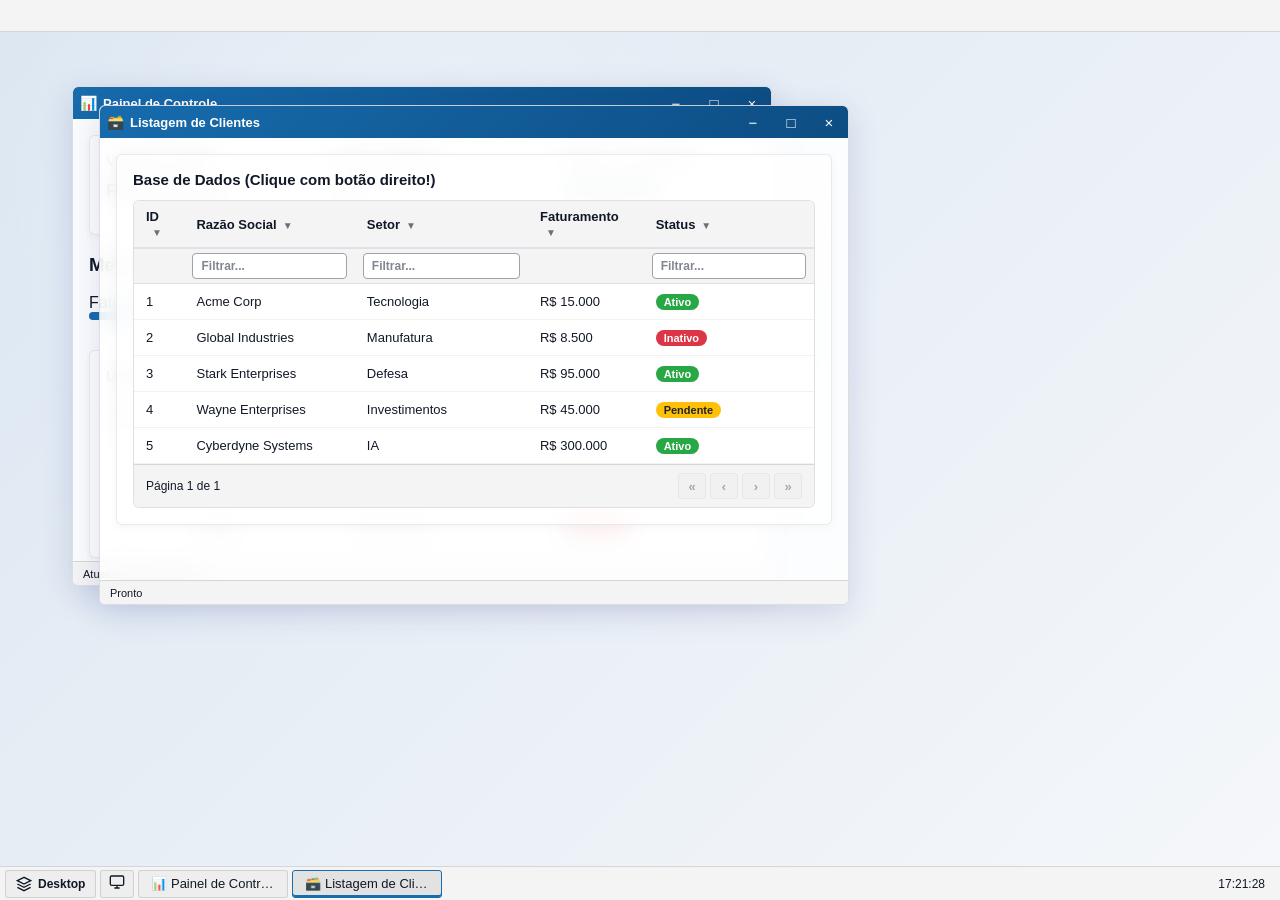
<file: examples/index2.html>
<!doctype html>
<html lang="pt-BR">

<head>
    <meta charset="utf-8">
    <meta name="viewport" content="width=device-width,initial-scale=1,maximum-scale=1">
    <title>Desktop Engine V0.6 - Ultimate Showcase</title>
    <link rel="stylesheet" href="../style.css">
</head>

<body>
    <div id="app">
        <div id="desktop">
            <div id="windows"></div>
        </div>
        <div id="taskbar">
            <button class="taskStart" id="startBtn">Menu Iniciar</button>
            <button class="taskStart" id="showDesktop">Desktop</button>
            <div class="taskWindows" id="taskWindows"></div>
            <div class="clock" id="clock"></div>
        </div>
    </div>

    <script type="module">
        import { Framework } from '../core.js';
        import { Desktop } from '../desktop.js';
        import {
            MenuBar, StartMenu, ContextMenu, bindContextMenu, TreeView, Tabs, Modal, WebView, DraggableList, DataGrid,
            Form, Input, Select, Checkbox, Toggle, Button,
            Grid, Card, Row, Col, Badge, ProgressBar, Table, createElement, printElement
        } from '../ui.js';

        // Inicializa o desktop na posição escolhida
        Desktop.init({
            windowsContainerId: "windows",
            taskbarContainerId: "taskWindows",
            taskbarPosition: "bottom", // Pode ser 'top', 'bottom', 'left', 'right'
            showDesktopButton: true
        });

        function updateClock() {
            document.getElementById("clock").textContent = new Date().toLocaleTimeString("pt-BR");
        }
        setInterval(updateClock, 1000);
        updateClock();

        document.getElementById("showDesktop").onclick = () => Desktop.showDesktop();

        // --- MENU INICIAR (TASKBAR) ---
        StartMenu({
            buttonId: "startBtn",
            menus: [
                {
                    label: "Módulos",
                    items: [
                        { label: "Painel de Controle", action: () => openScreen(DashboardScreen, "dashboard") },
                        { label: "Listagem Avançada (DataGrid)", action: () => openScreen(DataGridScreen, "datagrid") },
                        { label: "Navegador Web", action: () => openScreen(BrowserScreen, "browser") },
                        { label: "Formulários e Cadastros", action: () => openScreen(FormsScreen, "forms") },
                        { label: "Gerenciador de Tarefas", action: () => openScreen(TaskScreen, "tasks") }
                    ]
                },
                "separator",
                {
                    label: "Exibir",
                    items: [
                        { label: "Organizar Janelas em Grade", action: () => Desktop.arrangeWindows() },
                        { label: "Mostrar Área de Trabalho", action: () => Desktop.showDesktop() }
                    ]
                },
                "separator",
                {
                    label: "Sistema",
                    items: [
                        {
                            label: "Preferências",
                            items: [
                                { label: "Modo Escuro", action: () => Desktop.notify("Modo escuro não implementado", "warning") },
                                { label: "Idioma...", action: () => Desktop.notify("Idioma em pt-BR", "info") }
                            ]
                        },
                        "separator",
                        { label: "Sobre", action: () => openScreen(SobreScreen, "sobre") }
                    ]
                }
            ]
        });

        document.getElementById("desktop").addEventListener("contextmenu", (e) => {
            e.preventDefault();
            ContextMenu({
                x: e.clientX, y: e.clientY,
                items: [
                    { label: "Nova Anotação Rápida", action: () => abrirAnotacao() },
                    "separator",
                    { label: "Abrir Painel", action: () => openScreen(DashboardScreen, "dashboard") },
                    { label: "Abrir DataGrid", action: () => openScreen(DataGridScreen, "datagrid") }
                ]
            });
        });

        // --- TELAS DO SHOWCASE ---

        // 1. Tela Multi-instância (Post-it / Anotação)
        let anotacaoCount = 1;
        function abrirAnotacao() {
            const AnotacaoScreen = {
                title: `Anotação #${anotacaoCount++}`,
                icon: "📝",
                width: 300,
                height: 250,
                singleInstance: false, // Pode abrir infinitas!
                state: { texto: "" },
                view() {
                    const t = createElement("textarea", "filter-input", []);
                    t.style.flex = "1";
                    t.style.resize = "none";
                    t.value = this.state.texto;
                    t.oninput = e => this.state.texto = e.target.value;
                    return createElement("div", "flex-col", [t]);
                }
            };
            // Passamos um ID único baseado no Date.now para garantir instâncias separadas
            Desktop.open(Framework.createWindow(AnotacaoScreen, `anotacao_${Date.now()}`, Desktop));
        }

        // 2. Tela de DataGrid Avançado
        const DataGridScreen = {
            title: "Listagem de Clientes",
            icon: "🗃️",
            width: 750,
            height: 500,
            singleInstance: true,
            state: {
                clientes: [
                    { id: 1, nome: "Acme Corp", setor: "Tecnologia", status: "Ativo", faturamento: 15000 },
                    { id: 2, nome: "Global Industries", setor: "Manufatura", status: "Inativo", faturamento: 8500 },
                    { id: 3, nome: "Stark Enterprises", setor: "Defesa", status: "Ativo", faturamento: 95000 },
                    { id: 4, nome: "Wayne Enterprises", setor: "Investimentos", status: "Pendente", faturamento: 45000 },
                    { id: 5, nome: "Cyberdyne Systems", setor: "IA", status: "Ativo", faturamento: 300000 }
                ]
            },
            view() {
                const gridEl = DataGrid({
                    bindData: "clientes",
                    instance: this,
                    columns: [
                        { key: "id", label: "ID", sortable: true },
                        { key: "nome", label: "Razão Social", sortable: true, filterable: true },
                        { key: "setor", label: "Setor", sortable: true, filterable: true },
                        { key: "faturamento", label: "Faturamento", sortable: true, render: (val) => `R$ ${val.toLocaleString('pt-BR')}` },
                        {
                            key: "status", label: "Status", sortable: true, filterable: true, render: (val) => {
                                let variant = "primary";
                                if (val === "Ativo") variant = "success";
                                if (val === "Inativo") variant = "danger";
                                if (val === "Pendente") variant = "warning";
                                return Badge({ text: val, variant });
                            }
                        }
                    ]
                });

                bindContextMenu(gridEl, [
                    { label: "Exportar Tabela para CSV", action: () => Desktop.notify("Tabela exportada com sucesso!", "success") },
                    { label: "Atualizar Dados", action: () => Desktop.notify("Dados atualizados.", "info") },
                    "separator",
                    { label: "Imprimir Relatório", action: () => printElement(gridEl, { title: "Relatório de Clientes" }) }
                ]);

                return createElement("div", "", [
                    Card({
                        title: "Base de Dados (Clique com botão direito!)", children: [
                            gridEl
                        ]
                    })
                ]);
            }
        };

        const SobreScreen = {
            title: "Sobre o Sistema",
            icon: "ℹ️",
            width: 400,
            height: 250,
            singleInstance: true,
            state: {},
            view() {
                return createElement("div", "", [
                    createElement("h2", "", ["Desktop Engine v0.4"]),
                    createElement("p", "", ["Tente abrir esta tela novamente e veja a janela original piscar (Efeito Blink)."]),
                    createElement("p", "", ["Abra várias instâncias de 'Nova Anotação' pelo menu 'Acessórios'."])
                ]);
            }
        };

        const DashboardScreen = {
            title: "Painel de Controle",
            icon: "📊",
            width: 700,
            height: 500,
            singleInstance: true,
            status: "Atualizado agora mesmo",
            state: {},
            view() {
                const tableData = [
                    { id: 1, cliente: "Apple", valor: "R$ 45.000,00", status: "Pago" },
                    { id: 2, cliente: "Microsoft", valor: "R$ 32.500,00", status: "Pendente" },
                    { id: 3, cliente: "Google", valor: "R$ 89.000,00", status: "Atrasado" }
                ];

                return createElement("div", "", [
                    Grid({
                        columns: 3,
                        children: [
                            Card({ title: "Vendas do Mês", children: [createElement("h2", "", ["R$ 166.500,00"])] }),
                            Card({ title: "Novos Clientes", children: [createElement("h2", "", ["143"])] }),
                            Card({ title: "Status do Servidor", children: [Badge({ text: "Online e Estável", variant: "success" })] })
                        ]
                    }),
                    createElement("h3", "", ["Metas Trimestrais"]),
                    Row({
                        children: [
                            Col({
                                children: [
                                    createElement("label", "", ["Faturamento"]),
                                    ProgressBar({ value: 85, max: 100 })
                                ]
                            }),
                            Col({
                                children: [
                                    createElement("label", "", ["Redução de Custos"]),
                                    ProgressBar({ value: 40, max: 100 })
                                ]
                            })
                        ]
                    }),
                    createElement("br", "", []),
                    Card({
                        title: "Últimas Faturas", children: [
                            Table({
                                columns: [
                                    { key: "id", label: "ID" },
                                    { key: "cliente", label: "Cliente" },
                                    { key: "valor", label: "Valor" },
                                    {
                                        key: "status", label: "Situação", render: (val) => {
                                            let variant = "primary";
                                            if (val === "Pago") variant = "success";
                                            else if (val === "Atrasado") variant = "danger";
                                            else if (val === "Pendente") variant = "warning";
                                            return Badge({ text: val, variant });
                                        }
                                    }
                                ],
                                data: tableData
                            })
                        ]
                    })
                ]);
            }
        };

        const BrowserScreen = {
            title: "Navegador Corporativo",
            icon: "🌐",
            width: 800,
            height: 600,
            singleInstance: true,
            state: { urlInput: "https://en.wikipedia.org/wiki/Main_Page", currentUrl: "https://en.wikipedia.org/wiki/Main_Page" },
            actions: {
                ir: [async (ctx) => {
                    let target = ctx.state.urlInput;
                    if (!target.startsWith("http")) target = "https://" + target;
                    ctx.state.currentUrl = target;
                    ctx.instance.setStatus("Carregando " + target + "...");
                }]
            },
            view() {
                return createElement("div", "flex-col", [
                    Row({
                        style: "margin-bottom: 8px;", children: [
                            Col({
                                style: "flex: 1;", children: [
                                    Input({ bind: "urlInput", instance: this, placeholder: "Digite a URL..." })
                                ]
                            }),
                            Button({ text: "Ir", onClick: "ir", instance: this })
                        ]
                    }),
                    WebView({ bindUrl: "currentUrl", instance: this, height: "calc(100% - 40px)" })
                ]);
            }
        };

        const TaskScreen = {
            title: "Gerenciador de Tarefas",
            icon: "✅",
            width: 450,
            height: 500,
            singleInstance: true,
            state: {
                tarefas: [
                    "Finalizar relatório mensal",
                    "Reunião de alinhamento com a diretoria",
                    "Aprovar pagamentos do setor de TI",
                    "Revisar arquitetura do sistema v0.3",
                    "Planejar confraternização da equipe"
                ]
            },
            actions: {
                reorder: [async (ctx, next, newItems) => {
                    ctx.instance.setStatus("Ordem salva: " + new Date().toLocaleTimeString());
                }]
            },
            view() {
                return createElement("div", "", [
                    Card({
                        title: "Priorize arrastando (Drag & Drop)", children: [
                            DraggableList({ bindItems: "tarefas", onReorder: "reorder", instance: this })
                        ]
                    })
                ]);
            }
        };

        const FormsScreen = {
            title: "Cadastro Avançado",
            icon: "📝",
            width: 600,
            height: 550,
            singleInstance: true,
            status: "Aguardando preenchimento",
            state: {
                nome: "", dataNasc: "", salario: "", senioridade: "pleno", ativo: true
            },
            actions: {
                salvar: [async (ctx) => {
                    Modal({
                        title: "Confirmar Inclusão",
                        instance: ctx.instance,
                        children: [
                            createElement("p", "", [`Deseja salvar o funcionário ${ctx.state.nome}?`]),
                            Button({
                                text: "Sim, salvar", onClick: () => {
                                    Desktop.notify("Salvo com sucesso!", "success");
                                    ctx.instance.setStatus(`Salvo em ${new Date().toLocaleTimeString()}`);
                                    document.querySelector('.ui-modal-overlay').remove();
                                }, variant: "success"
                            })
                        ]
                    });
                }]
            },
            view() {
                return createElement("div", "", [
                    Card({
                        title: "Dados Pessoais", children: [
                            Grid({
                                columns: 2, children: [
                                    Input({ label: "Nome Completo", bind: "nome", instance: this }),
                                    Input({ label: "Data de Nascimento", bind: "dataNasc", instance: this, type: "date" })
                                ]
                            }),
                            Grid({
                                columns: 2, children: [
                                    Input({ label: "Pretensão Salarial", bind: "salario", instance: this, type: "number" }),
                                    Select({
                                        label: "Senioridade", bind: "senioridade", instance: this, options: [
                                            { label: "Júnior", value: "junior" },
                                            { label: "Pleno", value: "pleno" },
                                            { label: "Sênior", value: "senior" }
                                        ]
                                    })
                                ]
                            }),
                            Row({
                                children: [
                                    Toggle({ label: "Funcionário Ativo", bind: "ativo", instance: this })
                                ]
                            })
                        ]
                    }),
                    createElement("br", "", []),
                    Button({ text: "Salvar Cadastro", onClick: "salvar", instance: this, variant: "primary" })
                ]);
            }
        };

        // Auxiliar para abrir telas garantindo unique ID ou usando singleInstance
        function openScreen(config, idPrefix) {
            Desktop.open(Framework.createWindow(config, idPrefix, Desktop));
        }

        // Abre algumas telas por padrão para o usuário já ver o poder
        setTimeout(() => {
            openScreen(DashboardScreen, "dashboard");
            setTimeout(() => openScreen(DataGridScreen, "datagrid"), 200);
        }, 100);

    </script>
    <!-- Adicionando um pequeno fix CSS para a tela do Browser ficar 100% de altura -->
    <style>
        .flex-col {
            display: flex;
            flex-direction: column;
            height: 100%;
        }
    </style>
</body>

</html>
</file>
<file: style.css>
/* style.css */
@import url('https://fonts.googleapis.com/css2?family=Comic+Neue:ital,wght@0,400;0,700;1,400;1,700&display=swap');

* {
    box-sizing: border-box;
}

:root {
    --bg-primary: #dfe5ec;
    --bg-secondary: #f4f4f4;
    --text-primary: #20252b;
    --text-secondary: #666;

    /* Window & Glassmorphism */
    --win-bg: rgba(255, 255, 255, 0.85);
    --win-border: rgba(0, 0, 0, 0.12);
    --win-shadow: 0 8px 32px 0 rgba(31, 38, 135, 0.15);
    --win-blur: blur(12px);

    /* Menus & Popups */
    --menu-bg: #ffffff;
    --menu-text: #20252b;
    --menu-hover: #e9ecef;
    --menu-border: #dee2e6;

    /* Titlebar Gradient */
    --title-bg-start: #176cad;
    --title-bg-end: #0d4d83;
    --title-text: #ffffff;

    /* Elements */
    --input-border: #aaa;
    --input-bg: #fff;
    --btn-bg: #eee;
    --btn-hover: #e2e2e2;
    --btn-primary: #176cad;
    --btn-primary-hover: #12558a;
    --btn-primary-text: #fff;

    --font-family: "Segoe UI", Inter, Roboto, sans-serif;
}


html,
body {
    margin: 0;
    width: 100%;
    height: 100%;
    height: 100dvh;
    overflow: hidden;
    font-family: var(--font-family);
    color: var(--text-primary);
    background: var(--bg-primary);
    position: fixed;
    inset: 0;
}

button,
input,
select {
    font: inherit;
}

#app {
    width: 100%;
    width: 100vw;
    height: 100%;
    height: 100dvh;
    display: flex;
    flex-direction: column;
    overflow: hidden;
    position: fixed;
    inset: 0;
}

/* Quando Menubar está à Esquerda ou à Direita */
#app[data-menubar="left"],
#app[data-menubar="right"] {
    flex-direction: row;
}

/* Quando a Taskbar é Lateral (left / right) e o Menubar é Horizontal (top / bottom ou ausente):
   Usamos CSS Grid no #app para garantir o layout correto dos elementos e posicionar o menubar horizontal. */

/* 1. CONFIGURAÇÃO DO GRID DO APP */

/* Taskbar na Esquerda + Menubar no Topo (ou padrão) */
#app[data-taskbar="left"][data-menubar="top"],
#app[data-taskbar="left"]:not([data-menubar]) {
    display: grid !important;
    grid-template-columns: 68px 1fr;
    grid-template-rows: auto 1fr;
    flex-direction: unset !important;
}

/* Taskbar na Esquerda + Menubar no Rodapé */
#app[data-taskbar="left"][data-menubar="bottom"] {
    display: grid !important;
    grid-template-columns: 68px 1fr;
    grid-template-rows: 1fr auto;
    flex-direction: unset !important;
}

/* Taskbar na Esquerda + Menubar Oculto */
#app[data-taskbar="left"][data-menubar="none"] {
    display: grid !important;
    grid-template-columns: 68px 1fr;
    grid-template-rows: 1fr;
    flex-direction: unset !important;
}

/* Taskbar na Direita + Menubar no Topo (ou padrão) */
#app[data-taskbar="right"][data-menubar="top"],
#app[data-taskbar="right"]:not([data-menubar]) {
    display: grid !important;
    grid-template-columns: 1fr 68px;
    grid-template-rows: auto 1fr;
    flex-direction: unset !important;
}

/* Taskbar na Direita + Menubar no Rodapé */
#app[data-taskbar="right"][data-menubar="bottom"] {
    display: grid !important;
    grid-template-columns: 1fr 68px;
    grid-template-rows: 1fr auto;
    flex-direction: unset !important;
}

/* Taskbar na Direita + Menubar Oculto */
#app[data-taskbar="right"][data-menubar="none"] {
    display: grid !important;
    grid-template-columns: 1fr 68px;
    grid-template-rows: 1fr;
    flex-direction: unset !important;
}

/* 2. POSICIONAMENTO DOS ELEMENTOS NO GRID */

/* Menubar no Topo (linha 1) */
#app[data-taskbar="left"][data-menubar="top"]>#menubar,
#app[data-taskbar="left"][data-menubar="top"]>.ui-menubar,
#app[data-taskbar="right"][data-menubar="top"]>#menubar,
#app[data-taskbar="right"][data-menubar="top"]>.ui-menubar,
#app[data-taskbar="left"]:not([data-menubar])>#menubar,
#app[data-taskbar="left"]:not([data-menubar])>.ui-menubar,
#app[data-taskbar="right"]:not([data-menubar])>#menubar,
#app[data-taskbar="right"]:not([data-menubar])>.ui-menubar {
    grid-column: 1 / -1;
    grid-row: 1;
    width: 100% !important;
}

/* Menubar no Rodapé (linha 2) */
#app[data-taskbar="left"][data-menubar="bottom"]>#menubar,
#app[data-taskbar="left"][data-menubar="bottom"]>.ui-menubar,
#app[data-taskbar="right"][data-menubar="bottom"]>#menubar,
#app[data-taskbar="right"][data-menubar="bottom"]>.ui-menubar {
    grid-column: 1 / -1;
    grid-row: 2;
    width: 100% !important;
}

/* Desktop & Taskbar quando Menubar está no Topo (linha 2) */
#app[data-taskbar="left"][data-menubar="top"]>#taskbar,
#app[data-taskbar="left"]:not([data-menubar])>#taskbar {
    grid-column: 1;
    grid-row: 2;
    width: 100% !important;
    height: 100% !important;
}
#app[data-taskbar="left"][data-menubar="top"]>#desktop,
#app[data-taskbar="left"]:not([data-menubar])>#desktop {
    grid-column: 2;
    grid-row: 2;
    width: 100% !important;
    height: 100% !important;
}

#app[data-taskbar="right"][data-menubar="top"]>#taskbar,
#app[data-taskbar="right"]:not([data-menubar])>#taskbar {
    grid-column: 2;
    grid-row: 2;
    width: 100% !important;
    height: 100% !important;
}
#app[data-taskbar="right"][data-menubar="top"]>#desktop,
#app[data-taskbar="right"]:not([data-menubar])>#desktop {
    grid-column: 1;
    grid-row: 2;
    width: 100% !important;
    height: 100% !important;
}

/* Desktop & Taskbar quando Menubar está no Rodapé (linha 1) */
#app[data-taskbar="left"][data-menubar="bottom"]>#taskbar {
    grid-column: 1;
    grid-row: 1;
    width: 100% !important;
    height: 100% !important;
}
#app[data-taskbar="left"][data-menubar="bottom"]>#desktop {
    grid-column: 2;
    grid-row: 1;
    width: 100% !important;
    height: 100% !important;
}

#app[data-taskbar="right"][data-menubar="bottom"]>#taskbar {
    grid-column: 2;
    grid-row: 1;
    width: 100% !important;
    height: 100% !important;
}
#app[data-taskbar="right"][data-menubar="bottom"]>#desktop {
    grid-column: 1;
    grid-row: 1;
    width: 100% !important;
    height: 100% !important;
}

/* Desktop & Taskbar quando Menubar está Oculto (linha 1) */
#app[data-taskbar="left"][data-menubar="none"]>#taskbar {
    grid-column: 1;
    grid-row: 1;
    width: 100% !important;
    height: 100% !important;
}
#app[data-taskbar="left"][data-menubar="none"]>#desktop {
    grid-column: 2;
    grid-row: 1;
    width: 100% !important;
    height: 100% !important;
}

#app[data-taskbar="right"][data-menubar="none"]>#taskbar {
    grid-column: 2;
    grid-row: 1;
    width: 100% !important;
    height: 100% !important;
}
#app[data-taskbar="right"][data-menubar="none"]>#desktop {
    grid-column: 1;
    grid-row: 1;
    width: 100% !important;
    height: 100% !important;
}


/* --- Menu Bar (Layouts: Top, Bottom, Left, Right) --- */
#menubar,
#app>.ui-menubar {
    order: 10;
    background: var(--bg-secondary);
    color: var(--text-primary);
    backdrop-filter: var(--win-blur);
    -webkit-backdrop-filter: var(--win-blur);
    display: flex;
    align-items: center;
    padding: 0 4px;
    z-index: 500000;
    user-select: none;
    position: relative;
    box-sizing: border-box;
    height: 32px;
    flex: 0 0 32px;
    width: 100%;
    border-bottom: 1px solid var(--win-border);
}

/* --- Window Internal Component Ordering & Window MenuBar / Action Toolbar --- */
.window {
    display: grid !important;
    grid-template-columns: auto auto 1fr auto auto;
    grid-template-rows: auto auto auto 1fr auto auto auto;
}

.window>.titlebar {
    grid-column: 1 / -1;
    grid-row: 1;
    order: unset !important;
}

/* Base Window MenuBar */
.window>.window-menubar,
.window>.ui-menubar.window-menubar,
.window-menubar {
    background: var(--menu-bg, var(--bg-secondary));
    color: var(--menu-text, var(--text-primary));
    z-index: 500;
    box-sizing: border-box;
    display: flex;
    align-items: center;
    user-select: none;
    position: relative;
    overflow: visible;
}

/* Window MenuBar: Top (Padrão - Linha 2, mais externa no topo) */
.window>.window-menubar:not([data-position]),
.window>.window-menubar[data-position="top"] {
    grid-column: 1 / -1;
    grid-row: 2;
    height: 28px !important;
    min-height: 28px !important;
    max-height: 28px !important;
    width: 100% !important;
    border-bottom: 1px solid var(--win-border);
    border-top: none;
    border-left: none;
    border-right: none;
    flex-direction: row;
    padding: 0 4px;
}

/* Window MenuBar: Bottom (Linha 6, mais externa no rodapé antes da statusbar) */
.window>.window-menubar[data-position="bottom"] {
    grid-column: 1 / -1;
    grid-row: 6;
    height: 28px !important;
    min-height: 28px !important;
    max-height: 28px !important;
    width: 100% !important;
    border-top: 1px solid var(--win-border);
    border-bottom: none;
    border-left: none;
    border-right: none;
    flex-direction: row;
    padding: 0 4px;
}

/* Window MenuBar: Left (Coluna 1, mais externa na esquerda) */
.window>.window-menubar[data-position="left"] {
    grid-column: 1;
    grid-row: 4;
    width: 140px !important;
    min-width: 140px !important;
    max-width: 140px !important;
    height: 100% !important;
    border-right: 1px solid var(--win-border);
    border-top: none;
    border-bottom: none;
    border-left: none;
    flex-direction: column;
    align-items: stretch;
    padding: 4px 2px;
    gap: 2px;
}

/* Window MenuBar: Right (Coluna 5, mais externa na direita) */
.window>.window-menubar[data-position="right"] {
    grid-column: 5;
    grid-row: 4;
    width: 140px !important;
    min-width: 140px !important;
    max-width: 140px !important;
    height: 100% !important;
    border-left: 1px solid var(--win-border);
    border-top: none;
    border-bottom: none;
    border-right: none;
    flex-direction: column;
    align-items: stretch;
    padding: 4px 2px;
    gap: 2px;
}

/* Base Window Action Toolbar */
.window>.window-action-toolbar,
.window>.ui-action-toolbar.window-action-toolbar,
.ui-action-toolbar {
    background: var(--bg-secondary, rgba(0, 0, 0, 0.03));
    color: var(--text-primary);
    z-index: 490;
    box-sizing: border-box;
    display: flex;
    align-items: center;
    user-select: none;
    position: relative;
}

/* Action Toolbar: Top (Linha 3 - por dentro do MenuBar no Topo) */
.window>.window-action-toolbar:not([data-position]),
.window>.window-action-toolbar[data-position="top"] {
    grid-column: 1 / -1;
    grid-row: 3;
    height: 34px !important;
    min-height: 34px !important;
    max-height: 34px !important;
    width: 100% !important;
    border-bottom: 1px solid var(--win-border);
    border-top: none;
    border-left: none;
    border-right: none;
    flex-direction: row;
    padding: 2px 6px;
    gap: 4px;
}

/* Action Toolbar: Bottom (Linha 5 - por dentro do MenuBar no Rodapé) */
.window>.window-action-toolbar[data-position="bottom"] {
    grid-column: 1 / -1;
    grid-row: 5;
    height: 34px !important;
    min-height: 34px !important;
    max-height: 34px !important;
    width: 100% !important;
    border-top: 1px solid var(--win-border);
    border-bottom: none;
    border-left: none;
    border-right: none;
    flex-direction: row;
    padding: 2px 6px;
    gap: 4px;
}

/* Action Toolbar: Left (Coluna 2 - por dentro do MenuBar na Esquerda) */
.window>.window-action-toolbar[data-position="left"] {
    grid-column: 2;
    grid-row: 4;
    width: 44px !important;
    min-width: 44px !important;
    max-width: 44px !important;
    height: 100% !important;
    border-right: 1px solid var(--win-border);
    border-top: none;
    border-bottom: none;
    border-left: none;
    flex-direction: column;
    align-items: center;
    padding: 6px 2px;
    gap: 4px;
}

/* Action Toolbar: Right (Coluna 4 - por dentro do MenuBar na Direita) */
.window>.window-action-toolbar[data-position="right"] {
    grid-column: 4;
    grid-row: 4;
    width: 44px !important;
    min-width: 44px !important;
    max-width: 44px !important;
    height: 100% !important;
    border-left: 1px solid var(--win-border);
    border-top: none;
    border-bottom: none;
    border-right: none;
    flex-direction: column;
    align-items: center;
    padding: 6px 2px;
    gap: 4px;
}

/* Action Toolbar Buttons & Separators */
.action-toolbar-btn {
    display: inline-flex;
    align-items: center;
    justify-content: center;
    gap: 5px;
    padding: 4px 8px;
    height: 26px;
    min-width: 26px;
    font-size: 12px;
    font-weight: 500;
    border-radius: 4px;
    border: 1px solid transparent;
    background: transparent;
    color: var(--text-primary);
    cursor: pointer;
    transition: background 0.12s ease, border-color 0.12s ease, transform 0.1s;
    user-select: none;
    outline: none;
    box-sizing: border-box;
}

.ui-action-toolbar[data-position="left"] .action-toolbar-btn,
.ui-action-toolbar[data-position="right"] .action-toolbar-btn {
    width: 34px;
    height: 34px;
    padding: 0;
}

.action-toolbar-btn:hover {
    background: var(--menu-hover, rgba(0, 0, 0, 0.08));
    border-color: var(--win-border, rgba(0, 0, 0, 0.15));
}

.action-toolbar-btn:active {
    transform: scale(0.95);
    background: var(--btn-hover, rgba(0, 0, 0, 0.12));
}

.action-toolbar-btn.active {
    background: var(--btn-primary, #176cad);
    color: var(--btn-primary-text, #ffffff) !important;
    border-color: var(--btn-primary, #176cad);
}

.action-toolbar-btn.disabled,
.action-toolbar-btn:disabled {
    opacity: 0.45;
    cursor: not-allowed;
    pointer-events: none;
}

.action-toolbar-icon {
    font-size: 14px;
    display: inline-flex;
    align-items: center;
    justify-content: center;
}

.action-toolbar-sep {
    width: 1px;
    height: 18px;
    background: var(--win-border, rgba(0, 0, 0, 0.15));
    margin: 0 4px;
}

.ui-action-toolbar[data-position="left"] .action-toolbar-sep,
.ui-action-toolbar[data-position="right"] .action-toolbar-sep {
    width: 24px;
    height: 1px;
    margin: 4px 0;
}

.window>.windowBody {
    grid-column: 3;
    grid-row: 4;
    order: unset !important;
    width: 100%;
    height: 100%;
}

.window>.statusbar {
    grid-column: 1 / -1;
    grid-row: 7;
    order: unset !important;
}

.window-menubar .menubar-item {
    font-size: 12px;
    padding: 0 8px;
    height: 100%;
    gap: 4px;
    display: flex;
    align-items: center;
    position: relative;
    cursor: pointer;
    border-radius: 3px;
    color: var(--text-primary);
    white-space: nowrap;
    transition: background 0.1s ease;
}

.window-menubar[data-position="left"] .menubar-item,
.window-menubar[data-position="right"] .menubar-item {
    height: 28px;
    min-height: 28px;
    width: 100%;
    padding: 0 8px;
}

.window-menubar .menubar-item:hover,
.window-menubar .menubar-item.active {
    background: var(--menu-hover);
}

.window-menubar .menubar-item-icon {
    font-size: 13px;
}

/* Window MenuBar Dropdowns */
.window-menubar .dropdown.menubar-dropdown {
    position: absolute !important;
    display: none;
    flex-direction: column;
    z-index: 100000 !important;
    min-width: 200px;
    background: var(--menu-bg);
    color: var(--menu-text);
    border: 1px solid var(--menu-border);
    box-shadow: var(--win-shadow);
    padding: 4px 0;
    backdrop-filter: var(--win-blur);
    -webkit-backdrop-filter: var(--win-blur);
}

/* Top: abre para baixo */
.window-menubar:not([data-position]) .menubar-item.active>.dropdown.menubar-dropdown,
.window-menubar[data-position="top"] .menubar-item.active>.dropdown.menubar-dropdown {
    display: flex !important;
    top: 100% !important;
    bottom: auto !important;
    left: 0 !important;
    right: auto !important;
    border-radius: 0 0 6px 6px;
}

/* Bottom: abre para cima */
.window-menubar[data-position="bottom"] .menubar-item.active>.dropdown.menubar-dropdown {
    display: flex !important;
    bottom: 100% !important;
    top: auto !important;
    left: 0 !important;
    right: auto !important;
    border-radius: 6px 6px 0 0;
}

/* Left: abre para a direita */
.window-menubar[data-position="left"] .menubar-item.active>.dropdown.menubar-dropdown {
    display: flex !important;
    top: 0 !important;
    bottom: auto !important;
    left: 100% !important;
    right: auto !important;
    border-radius: 0 6px 6px 0;
}

/* Right: abre para a esquerda */
.window-menubar[data-position="right"] .menubar-item.active>.dropdown.menubar-dropdown {
    display: flex !important;
    top: 0 !important;
    bottom: auto !important;
    right: 100% !important;
    left: auto !important;
    border-radius: 6px 0 0 6px;
}

.window-menubar .dropdown.sub-dropdown {
    position: absolute !important;
    top: 0 !important;
    left: 100% !important;
    bottom: auto !important;
    right: auto !important;
    display: none;
    flex-direction: column;
    z-index: 100001 !important;
    min-width: 190px;
    background: var(--menu-bg);
    color: var(--menu-text);
    border: 1px solid var(--menu-border);
    box-shadow: var(--win-shadow);
    padding: 4px 0;
    border-radius: 6px;
    backdrop-filter: var(--win-blur);
    -webkit-backdrop-filter: var(--win-blur);
}

/* App MenuBar no Topo: order 10 (abaixo da taskbar se taskbar for order 5) */
#app[data-menubar="top"]>#menubar,
#app[data-menubar="top"]>.ui-menubar,
#app>.ui-menubar[data-position="top"] {
    order: 10;
    border-bottom: 1px solid var(--win-border);
    border-top: none;
    height: 32px;
    flex: 0 0 32px;
    width: 100%;
    flex-direction: row;
}

/* App MenuBar no Rodapé: order 80 (acima da taskbar se taskbar for order 90) */
#app[data-menubar="bottom"]>#menubar,
#app[data-menubar="bottom"]>.ui-menubar,
#app>.ui-menubar[data-position="bottom"] {
    order: 80;
    border-top: 1px solid var(--win-border);
    border-bottom: none;
    height: 32px;
    flex: 0 0 32px;
    width: 100%;
    flex-direction: row;
}

/* App MenuBar na Esquerda: order 10 */
#app[data-menubar="left"]>#menubar,
#app[data-menubar="left"]>.ui-menubar,
#app>.ui-menubar[data-position="left"] {
    order: 10;
    border-right: 1px solid var(--win-border);
    border-top: none;
    border-bottom: none;
    flex-direction: column;
    width: 170px;
    height: 100%;
    padding: 4px 2px;
    align-items: stretch;
}

/* App MenuBar na Direita: order 80 */
#app[data-menubar="right"]>#menubar,
#app[data-menubar="right"]>.ui-menubar,
#app>.ui-menubar[data-position="right"] {
    order: 80;
    border-left: 1px solid var(--win-border);
    border-top: none;
    border-bottom: none;
    flex-direction: column;
    width: 170px;
    height: 100%;
    padding: 4px 2px;
    align-items: stretch;
}

/* App MenuBar Oculto / Integrado ao Menu Iniciar: */
#app[data-menubar="none"]>#menubar,
#app[data-menubar="none"]>.ui-menubar,
#app>.ui-menubar[data-position="none"] {
    display: none !important;
}

.menubar-item {
    position: relative;
    padding: 0 12px;
    height: 100%;
    display: flex;
    align-items: center;
    font-size: 13px;
    cursor: pointer;
    border-radius: 3px;
    color: var(--text-primary);
    transition: background 0.1s ease;
    white-space: nowrap;
}

.ui-menubar[data-position="left"] .menubar-item,
.ui-menubar[data-position="right"] .menubar-item {
    height: 32px;
    width: 100%;
}

.menubar-item:hover,
.menubar-item.active {
    background: var(--menu-hover);
}

.dropdown {
    position: absolute;
    display: none;
    flex-direction: column;
    min-width: 205px;
    background: var(--menu-bg);
    color: var(--menu-text) !important;
    border: 1px solid var(--menu-border);
    border-radius: 6px;
    box-shadow: var(--win-shadow);
    padding: 4px 0;
    z-index: 500000;
    overflow: visible;
    backdrop-filter: var(--win-blur);
    -webkit-backdrop-filter: var(--win-blur);
}

/* Dropdown para MenuBar no TOPO: abre para BAIXO */
.ui-menubar:not([data-position="bottom"]):not([data-position="left"]):not([data-position="right"]) .menubar-item.active>.menubar-dropdown,
.ui-menubar[data-position="top"] .menubar-item.active>.menubar-dropdown {
    display: flex !important;
    top: 100% !important;
    bottom: auto !important;
    left: 0 !important;
    border-radius: 0 0 6px 6px;
}

.ui-menubar:not([data-position="bottom"]):not([data-position="left"]):not([data-position="right"]) .dropdown.sub-dropdown,
.ui-menubar[data-position="top"] .dropdown.sub-dropdown {
    position: absolute;
    top: 0 !important;
    bottom: auto !important;
    left: 100% !important;
    margin-top: -4px;
    display: none;
    border-radius: 6px;
    z-index: 500002;
}

/* Dropdown para MenuBar no RODAPÉ: abre para CIMA */
.ui-menubar[data-position="bottom"] .menubar-item.active>.menubar-dropdown {
    display: flex !important;
    bottom: 100% !important;
    top: auto !important;
    left: 0 !important;
    border-radius: 6px 6px 0 0;
}

.ui-menubar[data-position="bottom"] .dropdown.sub-dropdown {
    position: absolute;
    bottom: 0 !important;
    top: auto !important;
    left: 100% !important;
    display: none;
    border-radius: 6px;
    z-index: 500002;
}

/* Dropdown para MenuBar na ESQUERDA: abre para a DIREITA */
.ui-menubar[data-position="left"] .menubar-item.active>.menubar-dropdown {
    display: flex !important;
    top: 0 !important;
    bottom: auto !important;
    left: 100% !important;
    border-radius: 0 6px 6px 0;
}

.ui-menubar[data-position="left"] .dropdown.sub-dropdown {
    position: absolute;
    top: 0 !important;
    bottom: auto !important;
    left: 100% !important;
    display: none;
    border-radius: 6px;
    z-index: 500002;
}

/* Dropdown para MenuBar na DIREITA: abre para a ESQUERDA */
.ui-menubar[data-position="right"] .menubar-item.active>.menubar-dropdown {
    display: flex !important;
    top: 0 !important;
    bottom: auto !important;
    right: 100% !important;
    left: auto !important;
    border-radius: 6px 0 0 6px;
}

.ui-menubar[data-position="right"] .dropdown.sub-dropdown {
    position: absolute;
    top: 0 !important;
    bottom: auto !important;
    left: auto !important;
    right: 100% !important;
    display: none;
    border-radius: 6px;
    z-index: 500002;
}

/* --- ContextMenu Sub-dropdown --- */
.ui-context-menu .dropdown.sub-dropdown {
    position: absolute;
    top: 0 !important;
    left: 100% !important;
    margin-top: -4px;
    margin-left: -2px;
    display: none;
    z-index: 500002;
}

/* --- Smart Viewport Collision Classes (Inversão e Alinhamento Inteligente) --- */
.dropdown.sub-dropdown.open-left,
.ui-menubar .dropdown.sub-dropdown.open-left,
.ui-menubar[data-position] .dropdown.sub-dropdown.open-left,
.ui-menubar:not([data-position="bottom"]):not([data-position="left"]):not([data-position="right"]) .dropdown.sub-dropdown.open-left,
.ui-start-menu .dropdown.sub-dropdown.open-left,
.ui-context-menu .dropdown.sub-dropdown.open-left,
.window-menubar .dropdown.sub-dropdown.open-left {
    left: auto !important;
    right: 100% !important;
    margin-left: 0 !important;
    margin-right: -4px !important;
}

.dropdown.sub-dropdown.open-top,
.ui-menubar .dropdown.sub-dropdown.open-top,
.ui-menubar[data-position] .dropdown.sub-dropdown.open-top,
.ui-start-menu .dropdown.sub-dropdown.open-top,
.ui-context-menu .dropdown.sub-dropdown.open-top,
.window-menubar .dropdown.sub-dropdown.open-top {
    top: auto !important;
    bottom: 0 !important;
    margin-top: 0 !important;
    margin-bottom: -4px !important;
}

.dropdown.align-right,
.ui-menubar .dropdown.menubar-dropdown.align-right {
    left: auto !important;
    right: 0 !important;
}

.dropdown {
    scrollbar-width: thin;
}

.dropdown::-webkit-scrollbar {
    width: 6px;
}

.dropdown::-webkit-scrollbar-thumb {
    background: rgba(0, 0, 0, 0.22);
    border-radius: 4px;
}

.menuOption {
    padding: 6px 12px;
    white-space: nowrap;
    font-size: 13px;
    cursor: pointer;
    color: var(--menu-text) !important;
    transition: background 0.15s ease;
    display: flex;
    align-items: center;
    justify-content: space-between;
    gap: 16px;
}

.menuOption:hover {
    background: var(--menu-hover);
    color: var(--menu-text) !important;
}

.menuOption.has-submenu {
    position: relative;
}

.menuOption-left {
    display: flex;
    align-items: center;
    gap: 8px;
    color: inherit;
}

.menuOption-label {
    color: inherit;
}

.menuOption-icon {
    font-size: 13px;
    display: inline-flex;
    align-items: center;
    justify-content: center;
    width: 16px;
}

.menuOption-label {
    flex: 1;
}

.menuShortcut {
    font-size: 11px;
    opacity: 0.6;
    margin-left: auto;
    padding-left: 12px;
    font-family: inherit;
}

.menuOption.disabled {
    opacity: 0.45;
    cursor: not-allowed;
    pointer-events: none;
}

.submenu-arrow {
    font-size: 10px;
    opacity: 0.6;
    margin-left: 6px;
}

.menuSep {
    height: 1px;
    background: var(--menu-border);
    margin: 4px 0;
}

/* --- Start Menu (Bottom/Top/Left/Right Taskbar Layouts) --- */
.ui-start-menu {
    position: absolute;
    background: var(--menu-bg);
    color: var(--menu-text) !important;
    backdrop-filter: var(--win-blur);
    -webkit-backdrop-filter: var(--win-blur);
    border: 1px solid var(--menu-border);
    box-shadow: var(--win-shadow);
    border-radius: 6px;
    min-width: 220px;
    padding: 6px 0;
    z-index: 400000;
    display: none;
    flex-direction: column;
}

.ui-start-menu.show {
    display: flex;
}

/* Sub-dropdown padrão para o StartMenu */
.ui-start-menu .dropdown.sub-dropdown {
    position: absolute;
    top: 0;
    left: 100%;
    margin-top: -4px;
    display: none;
    flex-direction: column !important;
    border-radius: 6px;
    z-index: 400002;
    min-width: 210px;
    background: var(--menu-bg);
    color: var(--menu-text);
    border: 1px solid var(--menu-border);
    box-shadow: var(--win-shadow);
    padding: 4px 0;
    backdrop-filter: var(--win-blur);
    -webkit-backdrop-filter: var(--win-blur);
}

/* StartMenu no Rodapé (Taskbar: Bottom): o menu principal sobe e os submenus alinham pela base */
#app[data-taskbar="bottom"]>.ui-start-menu {
    bottom: 40px;
    top: auto;
    left: 5px;
}

#app[data-taskbar="bottom"]>.ui-start-menu .dropdown.sub-dropdown {
    bottom: 0 !important;
    top: auto !important;
    left: 100% !important;
    margin-top: 0 !important;
}

/* StartMenu no Topo (Taskbar: Top): o menu principal desce e os submenus alinham pelo topo */
#app[data-taskbar="top"]>.ui-start-menu {
    top: 40px;
    bottom: auto;
    left: 5px;
}

#app[data-taskbar="top"]>.ui-start-menu .dropdown.sub-dropdown {
    top: 0 !important;
    bottom: auto !important;
    left: 100% !important;
    margin-top: -4px !important;
}

/* StartMenu na Esquerda (Taskbar: Left) */
#app[data-taskbar="left"]>.ui-start-menu {
    top: 5px;
    left: 74px;
    bottom: auto;
}

#app[data-taskbar="left"]>.ui-start-menu .dropdown.sub-dropdown {
    top: 0 !important;
    bottom: auto !important;
    left: 100% !important;
    margin-top: -4px !important;
}

/* StartMenu na Direita (Taskbar: Right) */
#app[data-taskbar="right"]>.ui-start-menu {
    top: 5px;
    right: 74px;
    bottom: auto;
}

#app[data-taskbar="right"]>.ui-start-menu .dropdown.sub-dropdown {
    top: 0 !important;
    bottom: auto !important;
    right: 100% !important;
    left: auto !important;
    margin-top: -4px !important;
}

/* --- Context Menu --- */
.ui-context-menu {
    position: fixed;
    background: var(--menu-bg);
    color: var(--menu-text) !important;
    backdrop-filter: var(--win-blur);
    -webkit-backdrop-filter: var(--win-blur);
    border: 1px solid var(--menu-border);
    box-shadow: var(--win-shadow);
    min-width: 180px;
    padding: 4px 0;
    border-radius: 6px;
    z-index: 300000;
    opacity: 0;
    transition: opacity 0.15s ease;
    pointer-events: none;
}

.ui-context-menu.show {
    opacity: 1;
    pointer-events: auto;
}

/* ==========================================================================
   LOOK AND FEEL (LAF) - COMPREHENSIVE CONTEXT MENU HARMONIZATION
   Garante fidelidade visual e contraste rigoroso para .ui-context-menu em todos os 35+ LaFs e Temas
   ========================================================================== */

/* 1. Cyberpunk Neon */
[data-laf="cyberpunk-neon"] .ui-context-menu {
    background: rgba(10, 14, 23, 0.98) !important;
    border: 1px solid #00ffcc !important;
    box-shadow: 0 0 20px rgba(0, 255, 204, 0.4) !important;
    font-family: 'Orbitron', monospace !important;
    color: #00ffcc !important;
    border-radius: 0 !important;
}

[data-laf="cyberpunk-neon"] .ui-context-menu .menuOption {
    color: #00ffcc !important;
}

[data-laf="cyberpunk-neon"] .ui-context-menu .menuOption:hover {
    background: #00ffcc !important;
    color: #000000 !important;
}

[data-laf="cyberpunk-neon"] .ui-context-menu .menuSep {
    background: #00ffcc !important;
    opacity: 0.35;
}

/* 2. Tactical HUD / Cyberdeck */
[data-laf="tactical-hud"] .ui-context-menu {
    background: rgba(18, 14, 8, 0.98) !important;
    border: 1px solid #ff9900 !important;
    box-shadow: 0 0 20px rgba(255, 153, 0, 0.4) !important;
    font-family: 'Consolas', monospace !important;
    color: #ffaa00 !important;
    border-radius: 0 !important;
}

[data-laf="tactical-hud"] .ui-context-menu .menuOption {
    color: #ffaa00 !important;
}

[data-laf="tactical-hud"] .ui-context-menu .menuOption:hover {
    background: #ff9900 !important;
    color: #000000 !important;
}

[data-laf="tactical-hud"] .ui-context-menu .menuSep {
    background: #ff9900 !important;
    opacity: 0.35;
}

/* 3. DOS TUI / Turbo Vision */
[data-laf="turbo-tui"] .ui-context-menu {
    background: #00aaaa !important;
    color: #000000 !important;
    border: 2px solid #ffffff !important;
    box-shadow: 4px 4px 0px #000000 !important;
    font-family: 'Consolas', monospace !important;
    border-radius: 0 !important;
}

[data-laf="turbo-tui"] .ui-context-menu .menuOption {
    color: #000000 !important;
    font-weight: bold;
}

[data-laf="turbo-tui"] .ui-context-menu .menuOption:hover {
    background: #000000 !important;
    color: #00ffcc !important;
}

[data-laf="turbo-tui"] .ui-context-menu .menuSep {
    background: #ffffff !important;
    height: 1px;
}

/* 4. Neumorphism / Soft UI */
[data-laf="neumorphism"] .ui-context-menu {
    background: #e0e5ec !important;
    border: none !important;
    box-shadow: 6px 6px 14px #b8b9be, -6px -6px 14px #ffffff !important;
    border-radius: 16px !important;
    color: #31344b !important;
    padding: 6px !important;
}

[data-laf="neumorphism"] .ui-context-menu .menuOption {
    color: #31344b !important;
    border-radius: 10px;
}

[data-laf="neumorphism"] .ui-context-menu .menuOption:hover {
    box-shadow: inset 2px 2px 5px #b8b9be, inset -2px -2px 5px #ffffff;
    color: #0381fe !important;
    background: #e0e5ec !important;
}

[data-laf="neumorphism"] .ui-context-menu .menuSep {
    background: #b8b9be !important;
}

/* 5. Retrô 3D, Clássicos & Java Swing: Steel Metal, Retro 3D, Ocean Metal, Yellow Tab, Luna Blue, Warp, Motif, Platinum, Workbench, Modena, Nimbus */
[data-laf="retro-3d"] .ui-context-menu,
[data-laf="steel-metal"] .ui-context-menu,
[data-laf="ocean-metal"] .ui-context-menu,
[data-laf="yellow-tab"] .ui-context-menu,
[data-laf="modena-soft"] .ui-context-menu,
[data-laf="nimbus-vector"] .ui-context-menu,
[data-laf="luna-blue"] .ui-context-menu,
[data-laf="workbench-boing"] .ui-context-menu,
[data-laf="warp-enterprise"] .ui-context-menu,
[data-laf="platinum-classic"] .ui-context-menu {
    background: #d4d0c8 !important;
    color: #000000 !important;
    border: 2px outset #ffffff !important;
    border-radius: 0px !important;
    box-shadow: 3px 3px 8px rgba(0, 0, 0, 0.35) !important;
    padding: 2px !important;
}

[data-laf="retro-3d"] .ui-context-menu .menuOption,
[data-laf="steel-metal"] .ui-context-menu .menuOption,
[data-laf="ocean-metal"] .ui-context-menu .menuOption,
[data-laf="yellow-tab"] .ui-context-menu .menuOption,
[data-laf="modena-soft"] .ui-context-menu .menuOption,
[data-laf="nimbus-vector"] .ui-context-menu .menuOption,
[data-laf="luna-blue"] .ui-context-menu .menuOption,
[data-laf="workbench-boing"] .ui-context-menu .menuOption,
[data-laf="warp-enterprise"] .ui-context-menu .menuOption,
[data-laf="platinum-classic"] .ui-context-menu .menuOption {
    color: #000000 !important;
    border-radius: 0px;
}

[data-laf="retro-3d"] .ui-context-menu .menuOption:hover,
[data-laf="steel-metal"] .ui-context-menu .menuOption:hover,
[data-laf="ocean-metal"] .ui-context-menu .menuOption:hover,
[data-laf="luna-blue"] .ui-context-menu .menuOption:hover,
[data-laf="workbench-boing"] .ui-context-menu .menuOption:hover,
[data-laf="warp-enterprise"] .ui-context-menu .menuOption:hover,
[data-laf="platinum-classic"] .ui-context-menu .menuOption:hover {
    background: #0a246a !important;
    color: #ffffff !important;
}

[data-laf="yellow-tab"] .ui-context-menu .menuOption:hover {
    background: #ffcc00 !important;
    color: #000000 !important;
}

[data-laf="nimbus-vector"] .ui-context-menu .menuOption:hover {
    background: #e78200 !important;
    color: #ffffff !important;
}

/* 6. Dark Retrô & Workstations: Next Dark, Caspian Dark, X11 Box, E-Fusion, Cosmic Teal, Tiling Grid */
[data-laf="next-dark"] .ui-context-menu,
[data-laf="caspian-dark"] .ui-context-menu,
[data-laf="x11-box"] .ui-context-menu,
[data-laf="e-fusion"] .ui-context-menu,
[data-laf="cosmic-teal"] .ui-context-menu,
[data-laf="tiling-grid"] .ui-context-menu {
    background: #1e2430 !important;
    border: 1px solid #3a475a !important;
    color: #f1f5f9 !important;
    box-shadow: 0 10px 30px rgba(0, 0, 0, 0.5) !important;
}

[data-laf="next-dark"] .ui-context-menu .menuOption,
[data-laf="caspian-dark"] .ui-context-menu .menuOption,
[data-laf="x11-box"] .ui-context-menu .menuOption,
[data-laf="e-fusion"] .ui-context-menu .menuOption,
[data-laf="cosmic-teal"] .ui-context-menu .menuOption,
[data-laf="tiling-grid"] .ui-context-menu .menuOption {
    color: #f1f5f9 !important;
}

[data-laf="next-dark"] .ui-context-menu .menuOption:hover,
[data-laf="caspian-dark"] .ui-context-menu .menuOption:hover,
[data-laf="x11-box"] .ui-context-menu .menuOption:hover,
[data-laf="e-fusion"] .ui-context-menu .menuOption:hover,
[data-laf="cosmic-teal"] .ui-context-menu .menuOption:hover,
[data-laf="tiling-grid"] .ui-context-menu .menuOption:hover {
    background: #2563eb !important;
    color: #ffffff !important;
}

/* 7. Unix Modernos: Aubergine Orange, Pantheon Pure, Greybird Lite, Adwaita Slate, Breeze Plasma, FlatLaf IDE */
[data-laf="aubergine-orange"] .ui-context-menu {
    background: #2c001e !important;
    color: #ffffff !important;
    border: 1px solid #4a1538 !important;
    box-shadow: 0 8px 24px rgba(0, 0, 0, 0.45) !important;
    border-radius: 6px !important;
}

[data-laf="aubergine-orange"] .ui-context-menu .menuOption {
    color: #ffffff !important;
}

[data-laf="aubergine-orange"] .ui-context-menu .menuOption:hover {
    background: #e95420 !important;
    color: #ffffff !important;
}

[data-laf="pantheon-pure"] .ui-context-menu {
    background: #ffffff !important;
    color: #2e3436 !important;
    border: 1px solid #d0d0d0 !important;
    box-shadow: 0 4px 16px rgba(0, 0, 0, 0.12) !important;
    border-radius: 6px !important;
}

[data-laf="pantheon-pure"] .ui-context-menu .menuOption {
    color: #2e3436 !important;
}

[data-laf="pantheon-pure"] .ui-context-menu .menuOption:hover {
    background: #e8f0fb !important;
    color: #3689e6 !important;
}

[data-laf="greybird-lite"] .ui-context-menu {
    background: #ffffff !important;
    color: #2c3e50 !important;
    border: 1px solid #c4cbd4 !important;
    box-shadow: 0 4px 16px rgba(0, 0, 0, 0.10) !important;
    border-radius: 4px !important;
}

[data-laf="greybird-lite"] .ui-context-menu .menuOption {
    color: #2c3e50 !important;
}

[data-laf="greybird-lite"] .ui-context-menu .menuOption:hover {
    background: #dde4ef !important;
    color: #398ee7 !important;
}

[data-laf="adwaita-slate"] .ui-context-menu,
[data-laf="breeze-plasma"] .ui-context-menu,
[data-laf="flatlaf-light"] .ui-context-menu, [data-laf="flatlaf-dark"] .ui-context-menu {
    background: var(--menu-bg) !important;
    color: var(--menu-text) !important;
    border: 1px solid var(--menu-border) !important;
    box-shadow: 0 8px 24px rgba(0, 0, 0, 0.18) !important;
    border-radius: 6px !important;
}

/* 8. Vidro & Fluidez: Cupertino Touch, Aqua Frosted, Fluent Acrylic, One Touch, Material Tonal, Aero Glass */
[data-laf="cupertino-touch"] .ui-context-menu,
[data-laf="aqua-frosted"] .ui-context-menu,
[data-laf="fluent-acrylic"] .ui-context-menu,
[data-laf="one-touch"] .ui-context-menu,
[data-laf="material-tonal"] .ui-context-menu,
[data-laf="aero-glass"] .ui-context-menu {
    background: var(--menu-bg) !important;
    border: 1px solid var(--win-border) !important;
    backdrop-filter: blur(25px) !important;
    -webkit-backdrop-filter: blur(25px) !important;
    border-radius: 14px !important;
    box-shadow: 0 12px 36px rgba(0, 0, 0, 0.22) !important;
    color: var(--menu-text) !important;
}

[data-laf="cupertino-touch"] .ui-context-menu .menuOption,
[data-laf="aqua-frosted"] .ui-context-menu .menuOption,
[data-laf="fluent-acrylic"] .ui-context-menu .menuOption,
[data-laf="one-touch"] .ui-context-menu .menuOption,
[data-laf="material-tonal"] .ui-context-menu .menuOption,
[data-laf="aero-glass"] .ui-context-menu .menuOption {
    color: var(--menu-text) !important;
    border-radius: 8px;
}

[data-laf="cupertino-touch"] .ui-context-menu .menuOption:hover,
[data-laf="aqua-frosted"] .ui-context-menu .menuOption:hover,
[data-laf="fluent-acrylic"] .ui-context-menu .menuOption:hover,
[data-laf="one-touch"] .ui-context-menu .menuOption:hover,
[data-laf="material-tonal"] .ui-context-menu .menuOption:hover,
[data-laf="aero-glass"] .ui-context-menu .menuOption:hover {
    background: var(--menu-hover) !important;
    color: var(--menu-text) !important;
}

/* 9. Flat Tiles */
[data-laf="flat-tiles"] .ui-context-menu {
    border: 2px solid #0078d7 !important;
    border-radius: 0px !important;
    background: var(--menu-bg) !important;
    color: var(--menu-text) !important;
    box-shadow: 0 8px 24px rgba(0, 0, 0, 0.3) !important;
}

[data-laf="flat-tiles"] .ui-context-menu .menuOption {
    color: var(--menu-text) !important;
    border-radius: 0;
}

[data-laf="flat-tiles"] .ui-context-menu .menuOption:hover {
    background: #0078d7 !important;
    color: #ffffff !important;
}



/* --- TreeView --- */
.ui-tree {
    background: #fff;
    border: 1px solid rgba(0, 0, 0, 0.1);
    border-radius: 4px;
    padding: 8px;
    overflow-y: auto;
    max-height: 100%;
}

.ui-tree-node {
    margin-bottom: 2px;
}

.ui-tree-row {
    display: flex;
    align-items: center;
    padding: 4px 6px;
    cursor: pointer;
    border-radius: 3px;
    transition: background 0.15s;
    user-select: none;
}

.ui-tree-row:hover {
    background: rgba(0, 0, 0, 0.05);
}

.ui-tree-row.selected {
    background: var(--btn-primary);
    color: var(--title-text);
}

.ui-tree-icon {
    display: inline-block;
    width: 20px;
    text-align: center;
    font-size: 12px;
    color: var(--text-secondary);
    cursor: pointer;
    margin-right: 4px;
}

.ui-tree-row.selected .ui-tree-icon {
    color: var(--title-text);
}

.ui-tree-children {
    padding-left: 18px;
    margin-top: 2px;
}

/* --- Tabs --- */
.ui-tabs {
    display: flex;
    flex-direction: column;
    height: 100%;
}

.ui-tab-headers {
    display: flex;
    border-bottom: 1px solid #ccc;
    background: rgba(0, 0, 0, 0.02);
}

.ui-tab-header {
    padding: 8px 16px;
    cursor: pointer;
    font-size: 13px;
    font-weight: 500;
    color: var(--text-secondary);
    border-bottom: 2px solid transparent;
    transition: all 0.2s;
}

.ui-tab-header:hover {
    background: rgba(0, 0, 0, 0.05);
}

.ui-tab-header.active {
    color: var(--btn-primary);
    border-bottom-color: var(--btn-primary);
    background: transparent;
}

.ui-tab-content {
    flex: 1;
    padding: 12px 0;
    overflow: auto;
}

/* --- Desktop Area --- */
#desktop {
    position: relative;
    flex: 1;
    overflow: hidden;
    background: radial-gradient(circle at 30% 20%, #ffffff55, transparent 35%),
        linear-gradient(135deg, #dce7f2, #f5f7fa);
}

#windows {
    position: absolute;
    inset: 0;
    overflow: hidden;
}

/* --- Windows --- */
.window {
    position: absolute;
    background: var(--win-bg);
    backdrop-filter: var(--win-blur);
    -webkit-backdrop-filter: var(--win-blur);
    border: 1px solid var(--win-border);
    border-radius: 6px;
    box-shadow: var(--win-shadow);
    display: flex;
    flex-direction: column;
    overflow: hidden;
    min-width: 280px;
    min-height: 180px;
    transition: transform 0.2s ease, opacity 0.2s ease;
}

@keyframes windowBlink {
    0% {
        transform: scale(1);
        box-shadow: 0 4px 15px rgba(0, 0, 0, 0.15);
    }

    50% {
        transform: scale(1.02);
        box-shadow: 0 0 20px rgba(0, 120, 215, 0.6);
    }

    100% {
        transform: scale(1);
        box-shadow: 0 4px 15px rgba(0, 0, 0, 0.15);
    }
}

.window.blink {
    animation: windowBlink 0.4s ease-out;
}

.window.minimized {
    display: none !important;
}

.titlebar {
    height: 32px;
    flex: 0 0 32px;
    background: linear-gradient(135deg, var(--title-bg-start), var(--title-bg-end));
    color: var(--title-text);
    display: flex;
    align-items: center;
    user-select: none;
    touch-action: none;
    border-top-left-radius: 5px;
    border-top-right-radius: 5px;
}

.titleIcon {
    width: 30px;
    text-align: center;
    font-size: 14px;
}

.titleText {
    font-size: 13px;
    font-weight: 600;
    flex: 1;
    white-space: nowrap;
    overflow: hidden;
    text-overflow: ellipsis;
    cursor: move;
}

.winButtons {
    height: 100%;
    display: flex;
    user-select: none;
}

.winBtn {
    width: 38px;
    height: 100%;
    display: flex;
    align-items: center;
    justify-content: center;
    cursor: pointer;
    font-size: 15px;
    color: inherit;
    user-select: none;
    transition: background 0.2s;
}

.winBtn:hover {
    background: rgba(255, 255, 255, 0.25);
}

.winBtn.close:hover {
    background: #c82d2d;
    color: #ffffff;
}

.windowBody {
    flex: 1;
    min-height: 0;
    overflow: auto;
    padding: 16px;
}

.statusbar {
    height: 24px;
    flex: 0 0 24px;
    border-top: 1px solid var(--win-border);
    background: var(--bg-secondary);
    color: var(--text-primary);
    font-size: 11px;
    font-weight: 500;
    padding: 4px 10px;
    display: flex;
    align-items: center;
    box-sizing: border-box;
    border-bottom-left-radius: 5px;
    border-bottom-right-radius: 5px;
}

/* ==========================================================================
   MODAL DIALOGS / SUB-JANELAS MODAIS (PARENT-CHILD BLOCKING)
   ========================================================================== */
.window.has-modal-child {
    user-select: none;
}

.window.has-contained-child {
    overflow: hidden;
}

.window.is-contained-child,
.window.is-child-dialog {
    z-index: 250 !important;
    max-width: 96% !important;
    max-height: 96% !important;
    box-shadow: 0 16px 42px rgba(0, 0, 0, 0.5), 0 0 0 1px rgba(255, 255, 255, 0.2) !important;
}

.window-modal-overlay {
    position: absolute;
    top: 0;
    left: 0;
    right: 0;
    bottom: 0;
    background: rgba(0, 0, 0, 0.38);
    backdrop-filter: blur(2.5px);
    -webkit-backdrop-filter: blur(2.5px);
    z-index: 50;
    border-radius: inherit;
    display: flex;
    align-items: center;
    justify-content: center;
    cursor: not-allowed;
    animation: fadeInModalOverlay 0.18s ease-out;
}

@keyframes fadeInModalOverlay {
    from {
        opacity: 0;
    }

    to {
        opacity: 1;
    }
}

.window.maximized {
    left: 0 !important;
    top: 0 !important;
    width: 100% !important;
    height: 100% !important;
    border-radius: 0;
    border: none;
}

.window.maximized .resizeHandle {
    display: none;
}

.window.minimized {
    transform: scale(0.9);
    opacity: 0;
    pointer-events: none;
}

/* --- Desktop Area --- */
#desktop {
    order: 50;
    flex: 1 1 auto;
    position: relative;
    min-width: 0;
    min-height: 0;
    overflow: hidden;
    background: radial-gradient(circle at 30% 20%, #ffffff55, transparent 35%),
        linear-gradient(135deg, #dce7f2, #f5f7fa);
}

#windows {
    position: absolute;
    inset: 0;
    overflow: hidden;
}

/* --- Taskbar (Posicionamento por order) --- */
#taskbar {
    order: 90;
    min-height: 34px;
    height: auto;
    background: var(--bg-secondary);
    color: var(--text-primary);
    backdrop-filter: var(--win-blur);
    -webkit-backdrop-filter: var(--win-blur);
    display: flex;
    align-items: center;
    padding: 2px 5px;
    gap: 4px;
    z-index: 100000;
    box-sizing: border-box;
    border-top: 1px solid var(--win-border);
    flex: 0 0 auto;
    width: 100%;
}

/* Taskbar no Topo: order 5 (fica acima do menubar order 10) */
#app[data-taskbar="top"] #taskbar {
    order: 5;
    border-bottom: 1px solid var(--win-border);
    border-top: none;
    padding-top: max(2px, env(safe-area-inset-top));
    flex: 0 0 auto;
    width: 100%;
}

/* Taskbar no Rodapé: order 90 (fica abaixo do menubar order 80) */
#app[data-taskbar="bottom"] #taskbar {
    order: 90;
    border-top: 1px solid var(--win-border);
    border-bottom: none;
    padding-bottom: max(2px, env(safe-area-inset-bottom));
    flex: 0 0 auto;
    width: 100%;
}

#app[data-taskbar="left"] #taskbar {
    order: 5;
    border-right: 1px solid var(--win-border);
    border-top: none;
    border-bottom: none;
    flex-direction: column;
    width: 68px;
    height: 100%;
    padding: 6px 3px;
    flex: 0 0 68px;
    align-items: center;
    box-sizing: border-box;
}

#app[data-taskbar="right"] #taskbar {
    order: 90;
    border-left: 1px solid var(--win-border);
    border-top: none;
    border-bottom: none;
    flex-direction: column;
    width: 68px;
    height: 100%;
    padding: 6px 3px;
    flex: 0 0 68px;
    align-items: center;
    box-sizing: border-box;
}

.taskStart {
    display: inline-flex;
    align-items: center;
    justify-content: center;
    gap: 6px;
    height: 28px;
    padding: 0 10px;
    border: 1px solid var(--win-border);
    border-radius: 3px;
    background: var(--btn-bg);
    color: var(--text-primary);
    font-size: 12px;
    font-weight: 600;
    cursor: pointer;
    white-space: nowrap;
    overflow: hidden;
    text-overflow: ellipsis;
    box-sizing: border-box;
    flex-shrink: 0;
    transition: background 0.15s ease, border-color 0.15s ease, transform 0.1s ease;
}

.taskStart .task-start-icon {
    display: inline-flex;
    align-items: center;
    justify-content: center;
    flex-shrink: 0;
    line-height: 1;
}

.taskStart .task-start-icon svg {
    display: block;
}

.taskStart .task-start-label {
    white-space: nowrap;
    line-height: 1;
}

.taskShowDesktop {
    display: inline-flex;
    align-items: center;
    justify-content: center;
    height: 28px;
    padding: 0 8px;
    border: 1px solid var(--win-border);
    border-radius: 3px;
    background: var(--btn-bg);
    color: var(--text-primary);
    font-size: 12px;
    font-weight: 600;
    cursor: pointer;
    white-space: nowrap;
    box-sizing: border-box;
    flex-shrink: 0;
    transition: background 0.15s ease, opacity 0.15s ease;
}

.taskShowDesktop:hover {
    background: var(--btn-hover);
}

#app[data-taskbar="left"] .taskStart,
#app[data-taskbar="right"] .taskStart {
    width: 100%;
    min-height: 32px;
    height: auto;
    padding: 4px 2px;
    flex-direction: column;
    gap: 3px;
    text-align: center;
}

#app[data-taskbar="left"] .taskStart .task-start-label,
#app[data-taskbar="right"] .taskStart .task-start-label {
    font-size: 10px;
    line-height: 1.1;
    white-space: normal;
    word-break: break-word;
    max-width: 100%;
    display: -webkit-box;
    -webkit-line-clamp: 2;
    -webkit-box-orient: vertical;
    overflow: hidden;
    text-overflow: ellipsis;
}

#app[data-taskbar="left"] .taskShowDesktop,
#app[data-taskbar="right"] .taskShowDesktop {
    width: 100%;
    height: 28px;
    padding: 0;
}

#app[data-taskbar="left"] .clock,
#app[data-taskbar="right"] .clock {
    margin-left: 0;
    margin-top: auto;
    padding: 4px 0;
    font-size: 11px;
    text-align: center;
    width: 100%;
}

.taskStart:hover {
    background: var(--btn-hover);
}

.taskWindows {
    display: flex;
    gap: 4px;
    min-width: 0;
    overflow-x: auto;
    overflow-y: hidden;
    scrollbar-width: none;
    /* Firefox */
    flex: 1;
}

.taskWindows::-webkit-scrollbar {
    display: none;
    /* Chrome/Safari */
}

#app[data-taskbar="bottom"] .taskWindows,
#app[data-taskbar="top"] .taskWindows {
    flex-direction: row;
    height: 28px;
}

#app[data-taskbar="left"] .taskWindows,
#app[data-taskbar="right"] .taskWindows {
    flex-direction: column;
    width: 100%;
    overflow-x: hidden;
    overflow-y: auto;
    align-items: center;
    justify-content: flex-start;
    flex: 1 1 auto;
    gap: 4px;
}

#app[data-taskbar="left"] .taskButton,
#app[data-taskbar="right"] .taskButton {
    width: 100%;
    max-width: 100%;
    min-width: 0;
    height: 32px;
    min-height: 32px;
    max-height: 32px;
    flex: 0 0 32px;
    padding: 0 4px;
    font-size: 11px;
    text-align: center;
    box-sizing: border-box;
}

.taskButton {
    height: 28px;
    padding: 0 12px;
    background: var(--btn-bg);
    color: var(--text-primary);
    border: 1px solid var(--win-border);
    border-radius: 3px;
    cursor: pointer;
    font-size: 13px;
    transition: all 0.2s;

    /* Configurações para encolher (Shrink) e truncar o texto */
    flex: 1 1 auto;
    max-width: 150px;
    min-width: 60px;
    white-space: nowrap;
    overflow: hidden;
    text-overflow: ellipsis;
}

.taskButton:hover {
    background: var(--btn-hover);
}

.taskButton.active {
    background: var(--btn-hover);
    border: 1px solid var(--btn-primary);
    box-shadow: inset 0 -2px var(--btn-primary);
}

.clock {
    margin-left: auto;
    font-size: 12px;
    padding: 0 10px;
    white-space: nowrap;
    font-weight: 500;
    color: var(--text-primary);
}

/* --- UI Primitives & Layout Helpers (Framework native) --- */
.ui-row,
.flex-row {
    display: flex;
    flex-direction: row;
    flex-wrap: wrap;
    gap: 12px;
    margin-bottom: 12px;
}

.flex-col {
    display: flex;
    flex-direction: column;
    height: 100%;
    width: 100%;
    box-sizing: border-box;
}

.flex-center {
    display: flex;
    align-items: center;
    justify-content: center;
    height: 100%;
    width: 100%;
}

.p-1 {
    padding: 4px;
}

.p-2 {
    padding: 8px;
}

.p-3 {
    padding: 12px;
}

.p-4 {
    padding: 16px;
}

.p-5 {
    padding: 24px;
}

.text-center {
    text-align: center;
}

.text-left {
    text-align: left;
}

.text-right {
    text-align: right;
}

.text-secondary {
    color: var(--text-secondary, #94a3b8);
}

.ui-col {
    flex: 1;
    min-width: 0;
}

.ui-grid {
    display: grid;
    gap: 16px;
    margin-bottom: 16px;
}

.ui-card {
    background: rgba(255, 255, 255, 0.6);
    border: 1px solid rgba(0, 0, 0, 0.08);
    border-radius: 6px;
    padding: 16px;
    box-shadow: 0 2px 8px rgba(0, 0, 0, 0.04);
}

.ui-card-title {
    font-size: 15px;
    margin: 0 0 12px;
    color: var(--text-primary);
    font-weight: 600;
}

.ui-form-fields {
    display: flex;
    flex-direction: column;
    gap: 12px;
}

.ui-field label {
    display: block;
    font-size: 12px;
    margin-bottom: 4px;
    font-weight: 500;
}

.ui-field input,
.ui-field select,
.ui-field textarea,
textarea,
.filter-input {
    width: 100%;
    padding: 8px 10px;
    border: 1px solid var(--input-border);
    border-radius: 4px;
    background: var(--input-bg);
    color: var(--text-primary);
    transition: border-color 0.2s, box-shadow 0.2s;
    outline: none;
    box-sizing: border-box;
    font-family: inherit;
}

.ui-field input:focus,
.ui-field select:focus,
.ui-field textarea:focus,
textarea:focus,
.filter-input:focus {
    border-color: var(--btn-primary);
    box-shadow: 0 0 0 2px rgba(23, 108, 173, 0.2);
}

.ui-actions {
    display: flex;
    gap: 8px;
    margin-top: 16px;
}

.ui-btn {
    padding: 8px 16px;
    border: 1px solid var(--btn-bg);
    background: var(--btn-bg);
    border-radius: 4px;
    cursor: pointer;
    font-weight: 500;
    transition: all 0.2s;
}

.ui-btn:hover {
    background: var(--btn-hover);
    border-color: #ccc;
}

.ui-btn-primary {
    background: var(--btn-primary);
    border-color: var(--btn-primary);
    color: var(--btn-primary-text);
}

.ui-btn-primary:hover {
    background: var(--btn-primary-hover);
    border-color: var(--btn-primary-hover);
}

.ui-table-wrapper {
    display: flex;
    flex-direction: column;
    width: 100%;
    border: 1px solid var(--win-border);
    border-radius: 6px;
    overflow: hidden;
    background: var(--win-bg);
}

.ui-table,
.ui-datagrid {
    width: 100%;
    border-collapse: collapse;
    font-size: 13px;
    background: transparent;
    color: var(--text-primary);
}

.ui-table th,
.ui-datagrid th {
    border-bottom: 1px solid var(--win-border);
    padding: 10px 12px;
    text-align: left;
    background: var(--bg-secondary);
    font-weight: 600;
    color: var(--text-primary);
    user-select: none;
}

.ui-datagrid th.sortable {
    cursor: pointer;
    transition: background 0.15s ease;
}

.ui-datagrid th.sortable:hover {
    background: var(--menu-hover);
}

.ui-datagrid .sort-icon {
    font-size: 10px;
    margin-left: 6px;
    opacity: 0.6;
}

.ui-datagrid .sort-icon.active {
    opacity: 1;
    color: var(--btn-primary);
}

.ui-datagrid .filter-row th {
    padding: 4px 8px;
    background: var(--bg-secondary);
    border-bottom: 1px solid var(--win-border);
}

.ui-datagrid .filter-input {
    width: 100%;
    box-sizing: border-box;
    padding: 5px 8px;
    font-size: 12px;
    border-radius: 4px;
    border: 1px solid var(--input-border);
    background: var(--input-bg);
    color: var(--text-primary);
}

.ui-datagrid .filter-input::placeholder {
    color: var(--text-secondary);
    opacity: 0.7;
}

.ui-table td,
.ui-datagrid td {
    border-bottom: 1px solid var(--win-border);
    padding: 10px 12px;
    text-align: left;
    color: var(--text-primary);
}

.ui-table tr:hover,
.ui-datagrid tbody tr:hover {
    background: rgba(128, 128, 128, 0.08);
}

.ui-table tr:last-child td {
    border-bottom: none;
}

/* --- DataGrid Pagination --- */
.ui-pagination {
    display: flex;
    justify-content: space-between;
    align-items: center;
    padding: 8px 12px;
    background: var(--bg-secondary);
    border-top: 1px solid var(--win-border);
    color: var(--text-primary);
    box-sizing: border-box;
}

.ui-pagination-info {
    font-size: 12px;
    font-weight: 500;
    color: var(--text-secondary);
}

.ui-pagination-buttons {
    display: flex;
    gap: 4px;
    align-items: center;
}

.ui-pagination-btn {
    min-width: 28px;
    height: 26px;
    padding: 0 8px;
    display: inline-flex;
    align-items: center;
    justify-content: center;
    font-size: 13px;
    font-weight: 600;
    border: 1px solid var(--win-border);
    border-radius: 4px;
    background: var(--btn-bg);
    color: var(--text-primary);
    cursor: pointer;
    transition: all 0.15s ease;
}

.ui-pagination-btn:hover:not(:disabled) {
    background: var(--btn-hover);
    border-color: var(--btn-primary);
    color: var(--btn-primary);
}

.ui-pagination-btn:disabled {
    opacity: 0.35;
    cursor: not-allowed;
}

/* --- Novos Componentes Corporativos --- */

.ui-checkbox-wrap {
    display: flex;
    align-items: center;
    gap: 8px;
    cursor: pointer;
    font-size: 13px;
}

.ui-toggle-wrap {
    display: flex;
    align-items: center;
    gap: 8px;
    cursor: pointer;
    font-size: 13px;
}

.ui-toggle-input {
    display: none;
}

.ui-toggle-slider {
    width: 36px;
    height: 20px;
    background-color: #ccc;
    border-radius: 20px;
    position: relative;
    transition: 0.3s;
}

.ui-toggle-slider::before {
    content: "";
    position: absolute;
    width: 16px;
    height: 16px;
    border-radius: 50%;
    background: white;
    top: 2px;
    left: 2px;
    transition: 0.3s;
}

.ui-toggle-input:checked+.ui-toggle-slider {
    background-color: var(--btn-primary);
}

.ui-toggle-input:checked+.ui-toggle-slider::before {
    transform: translateX(16px);
}

.ui-badge {
    padding: 2px 8px;
    border-radius: 12px;
    font-size: 11px;
    font-weight: 600;
}

.ui-badge-primary {
    background: var(--btn-primary);
    color: white;
}

.ui-badge-success {
    background: #28a745;
    color: white;
}

.ui-badge-danger {
    background: #dc3545;
    color: white;
}

.ui-badge-warning {
    background: #ffc107;
    color: #212529;
}

.ui-progress-wrap {
    width: 100%;
    background: #e9ecef;
    border-radius: 4px;
    height: 8px;
    overflow: hidden;
}

.ui-progress-bar {
    height: 100%;
    background: var(--btn-primary);
    transition: width 0.3s ease;
}

.ui-modal-overlay {
    position: absolute;
    top: 0;
    left: 0;
    right: 0;
    bottom: 0;
    background: rgba(0, 0, 0, 0.45);
    backdrop-filter: blur(4px);
    -webkit-backdrop-filter: blur(4px);
    display: flex;
    align-items: center;
    justify-content: center;
    z-index: 400000;
    opacity: 0;
    transition: opacity 0.2s ease;
}

.ui-modal-overlay.show {
    opacity: 1;
}

.ui-modal-dialog.window,
.window.ui-modal-dialog {
    position: relative !important;
    top: auto !important;
    left: auto !important;
    right: auto !important;
    bottom: auto !important;
    transform: scale(0.95);
    transition: transform 0.2s cubic-bezier(0.16, 1, 0.3, 1), opacity 0.2s ease;
    min-width: 320px;
    width: 90%;
    max-width: 520px;
    max-height: 88vh;
    min-height: auto;
    display: flex;
    flex-direction: column;
    box-sizing: border-box;
    margin: auto;
    z-index: 2;
}

.ui-modal-overlay.show .ui-modal-dialog.window,
.ui-modal-overlay.show .window.ui-modal-dialog {
    transform: scale(1);
}

.ui-modal-dialog .titlebar,
.window.ui-modal-dialog .titlebar {
    cursor: default;
    user-select: none;
    flex-shrink: 0;
}

.ui-modal-dialog .windowBody,
.window.ui-modal-dialog .windowBody {
    flex: 1;
    min-height: 0;
    overflow-y: auto;
    box-sizing: border-box;
}

/* --- Notifications --- */
.desktop-notifications {
    position: fixed;
    bottom: 45px;
    right: 20px;
    display: flex;
    flex-direction: column;
    gap: 8px;
    z-index: 200000;
    pointer-events: none;
}

.toast {
    background: rgba(30, 30, 30, 0.9);
    color: #fff;
    padding: 12px 20px;
    border-radius: 6px;
    font-size: 13px;
    box-shadow: 0 4px 12px rgba(0, 0, 0, 0.2);
    transform: translateX(120%);
    transition: transform 0.3s cubic-bezier(0.175, 0.885, 0.32, 1.275);
}

.toast.show {
    transform: translateX(0);
}

.toast-error {
    background: rgba(220, 53, 69, 0.9);
}

.toast-success {
    background: rgba(40, 167, 69, 0.9);
}

/* Resize Handles */
.resizeHandle {
    position: absolute;
    z-index: 10;
}

.r-n {
    left: 8px;
    right: 8px;
    top: -4px;
    height: 8px;
    cursor: n-resize;
}

.r-s {
    left: 8px;
    right: 8px;
    bottom: -4px;
    height: 8px;
    cursor: s-resize;
}

.r-e {
    right: -4px;
    top: 8px;
    bottom: 8px;
    width: 8px;
    cursor: e-resize;
}

.r-w {
    left: -4px;
    top: 8px;
    bottom: 8px;
    width: 8px;
    cursor: w-resize;
}

.r-ne {
    right: -6px;
    top: -6px;
    width: 14px;
    height: 14px;
    cursor: ne-resize;
}

.r-nw {
    left: -6px;
    top: -6px;
    width: 14px;
    height: 14px;
    cursor: nw-resize;
}

.r-se {
    right: -6px;
    bottom: -6px;
    width: 14px;
    height: 14px;
    cursor: se-resize;
}

.r-sw {
    left: -6px;
    bottom: -6px;
    width: 14px;
    height: 14px;
    cursor: sw-resize;
}

h2 {
    font-size: 18px;
    margin: 0 0 16px;
    color: var(--btn-primary);
}

/* --- WebView --- */
.ui-webview-wrap {
    width: 100%;
    border: 1px solid rgba(0, 0, 0, 0.1);
    border-radius: 4px;
    overflow: hidden;
    background: #fff;
}

.ui-webview {
    width: 100%;
    height: 100%;
    border: none;
    display: block;
}

/* --- Draggable List --- */
.ui-draggable-list {
    border: 1px solid rgba(0, 0, 0, 0.1);
    border-radius: 4px;
    background: #fff;
    overflow: hidden;
}

.ui-draggable-item {
    display: flex;
    align-items: center;
    padding: 10px 12px;
    border-bottom: 1px solid rgba(0, 0, 0, 0.05);
    background: #fff;
    cursor: grab;
    user-select: none;
    transition: background 0.2s;
}

.ui-draggable-item:last-child {
    border-bottom: none;
}

.ui-draggable-item:hover {
    background: rgba(0, 0, 0, 0.02);
}

.ui-draggable-item:active {
    cursor: grabbing;
}

.ui-draggable-item.dragging {
    opacity: 0.5;
    background: #eef2f5;
    border: 1px dashed #ccc;
}

.ui-draggable-item.drag-over-top {
    border-top: 3px solid var(--btn-primary);
    background: rgba(23, 108, 173, 0.05);
}

.ui-draggable-item.drag-over-bottom {
    border-bottom: 3px solid var(--btn-primary);
    background: rgba(23, 108, 173, 0.05);
}

.drag-handle {
    margin-right: 12px;
    color: #999;
    font-size: 16px;
}

.drag-text {
    font-size: 13px;
    color: var(--text-primary);
}

/* --- Efeitos de Janela --- */
@keyframes window-blink {
    0% {
        transform: scale(1);
        box-shadow: var(--win-shadow);
    }

    50% {
        transform: scale(1.02);
        box-shadow: 0 0 20px 5px rgba(23, 108, 173, 0.5);
    }

    100% {
        transform: scale(1);
        box-shadow: var(--win-shadow);
    }
}

.window.blink {
    animation: window-blink 0.3s ease-out;
}

/* --- DataGrid Avançado --- */
.ui-datagrid {
    width: 100%;
    border-collapse: collapse;
    font-size: 13px;
}

.ui-datagrid th {
    background: var(--input-bg);
    border-bottom: 2px solid #dee2e6;
    padding: 8px 12px;
    text-align: left;
    color: var(--text-secondary);
    position: relative;
    user-select: none;
}

.ui-datagrid th.sortable {
    cursor: pointer;
}

.ui-datagrid th.sortable:hover {
    background: #e9ecef;
    color: var(--text-primary);
}

.sort-icon {
    display: inline-block;
    margin-left: 6px;
    font-size: 10px;
    opacity: 0.4;
}

.sort-icon.active {
    opacity: 1;
    color: var(--btn-primary);
}

.filter-row th {
    padding: 4px 8px;
    background: #fff;
    border-bottom: 1px solid #dee2e6;
}

.filter-input {
    width: 100%;
    box-sizing: border-box;
    padding: 4px;
    font-size: 12px;
    border: 1px solid #ccc;
    border-radius: 3px;
}

/* --- Feedback e Notificações (Grupo 1) --- */

.ui-alert {
    color: var(--text-primary);
    padding: 12px 16px;
    border-radius: 6px;
    font-size: 13px;
    margin-bottom: 12px;
    border-left: 4px solid;
    background: var(--input-bg);
    border: 1px solid var(--win-border, rgba(0, 0, 0, 0.12));
    border-left-width: 4px;
    line-height: 1.5;
}

.ui-alert-info {
    border-left-color: #0284c7;
    background: rgba(2, 132, 199, 0.12);
    color: var(--text-primary);
}

.ui-alert-success {
    border-left-color: #16a34a;
    background: rgba(22, 163, 74, 0.12);
    color: var(--text-primary);
}

.ui-alert-warning {
    border-left-color: #d97706;
    background: rgba(217, 119, 6, 0.12);
    color: var(--text-primary);
}

.ui-alert-error {
    border-left-color: #dc2626;
    background: rgba(220, 38, 38, 0.12);
    color: var(--text-primary);
}

.ui-spinner {
    border: 3px solid;
    border-radius: 50%;
    animation: ui-spin 1s linear infinite;
    display: inline-block;
}

@keyframes ui-spin {
    0% {
        transform: rotate(0deg);
    }

    100% {
        transform: rotate(360deg);
    }
}

#ui-toast-container {
    position: fixed;
    top: 20px;
    right: 20px;
    display: flex;
    flex-direction: column;
    gap: 8px;
    z-index: 999999;
    pointer-events: none;
}

.ui-toast {
    background: rgba(30, 30, 30, 0.95);
    color: #fff;
    padding: 12px 20px;
    border-radius: 6px;
    font-size: 13px;
    box-shadow: 0 4px 12px rgba(0, 0, 0, 0.15);
    transform: translateX(120%);
    transition: transform 0.3s cubic-bezier(0.175, 0.885, 0.32, 1.275), opacity 0.3s;
    pointer-events: auto;
    opacity: 0;
}

.ui-toast.show {
    transform: translateX(0);
    opacity: 1;
}

.ui-toast-info {
    border-left: 4px solid #17a2b8;
}

.ui-toast-success {
    border-left: 4px solid #28a745;
}

.ui-toast-warning {
    border-left: 4px solid #ffc107;
}

.ui-toast-error {
    border-left: 4px solid #dc3545;
}

.filter-input:focus {
    border-color: var(--btn-primary);
    outline: none;
}

.ui-datagrid td {
    padding: 10px 12px;
    border-bottom: 1px solid rgba(0, 0, 0, 0.05);
}

.ui-datagrid tr:hover {
    background: rgba(0, 0, 0, 0.02);
}

/* --- Navegação e Layout (Grupo 2) --- */

/* Accordion */
.ui-accordion {
    border: 1px solid var(--win-border);
    border-radius: 4px;
    overflow: hidden;
    background: var(--win-bg);
}

.ui-accordion-item {
    border-bottom: 1px solid var(--win-border);
}

.ui-accordion-item:last-child {
    border-bottom: none;
}

.ui-accordion-header {
    padding: 12px 16px;
    cursor: pointer;
    background: rgba(128, 128, 128, 0.08);
    display: flex;
    justify-content: space-between;
    align-items: center;
    transition: background 0.2s;
    user-select: none;
    color: var(--text-primary);
}

.ui-accordion-header:hover {
    background: rgba(128, 128, 128, 0.16);
}

.ui-accordion-title {
    font-weight: 500;
    font-size: 14px;
    color: var(--text-primary);
}

.ui-accordion-icon {
    font-size: 10px;
    transition: transform 0.3s;
    color: var(--text-secondary);
}

.ui-accordion-content {
    max-height: 0;
    overflow: hidden;
    padding: 0 16px;
    background: var(--win-bg);
    color: var(--text-primary);
    transition: max-height 0.3s ease-out, padding 0.3s ease-out;
}

.ui-accordion-item.open .ui-accordion-content {
    max-height: 1000px;
    /* valor alto para cobrir conteúdo dinâmico */
    padding: 16px;
}

.ui-accordion-item.open .ui-accordion-icon {
    transform: rotate(180deg);
}

/* Drawer */
.ui-drawer-overlay {
    position: absolute;
    top: 0;
    left: 0;
    right: 0;
    bottom: 0;
    background: rgba(0, 0, 0, 0.2);
    z-index: 100000;
    opacity: 0;
    transition: opacity 0.3s;
    pointer-events: none;
}

.ui-drawer-overlay.show {
    opacity: 1;
    pointer-events: auto;
}

.ui-drawer {
    position: absolute;
    top: 12px;
    bottom: 12px;
    width: 300px;
    background: var(--win-bg);
    backdrop-filter: var(--win-blur);
    border: 1px solid var(--win-border);
    border-radius: 8px;
    box-shadow: var(--win-shadow);
    transition: transform 0.3s cubic-bezier(0.165, 0.84, 0.44, 1);
    padding: 20px;
    overflow-y: auto;
}

.ui-drawer-right {
    right: 12px;
    transform: translateX(calc(100% + 24px));
}

.ui-drawer-left {
    left: 12px;
    transform: translateX(calc(-100% - 24px));
}

.ui-drawer-overlay.show .ui-drawer-right {
    transform: translateX(0);
}

.ui-drawer-overlay.show .ui-drawer-left {
    transform: translateX(0);
}

/* Breadcrumbs */
.ui-breadcrumbs {
    display: flex;
    align-items: center;
    font-size: 13px;
    color: var(--text-secondary);
    margin-bottom: 16px;
}

.ui-breadcrumb-link {
    color: var(--btn-primary);
    text-decoration: none;
    cursor: pointer;
}

.ui-breadcrumb-link:hover {
    text-decoration: underline;
}

.ui-breadcrumb-separator {
    margin: 0 8px;
    opacity: 0.5;
}

.ui-breadcrumb-active {
    color: var(--text-primary);
    font-weight: 500;
}

/* Stepper */
.ui-stepper {
    display: flex;
    align-items: center;
    justify-content: space-between;
    margin-bottom: 24px;
}

.ui-step {
    display: flex;
    flex-direction: column;
    align-items: center;
    position: relative;
    z-index: 1;
}

.ui-step-circle {
    width: 28px;
    height: 28px;
    border-radius: 50%;
    background: var(--bg-secondary, #e9ecef);
    color: var(--text-secondary);
    display: flex;
    align-items: center;
    justify-content: center;
    font-weight: 600;
    font-size: 12px;
    transition: all 0.3s;
    border: 2px solid var(--win-bg, #fff);
    box-shadow: 0 0 0 2px var(--win-border, #e9ecef);
}

.ui-step.active .ui-step-circle {
    background: var(--btn-primary);
    color: #fff;
    box-shadow: 0 0 0 2px var(--btn-primary);
}

.ui-step.completed .ui-step-circle {
    background: var(--btn-primary);
    color: #fff;
    box-shadow: 0 0 0 2px var(--btn-primary);
    content: "✓";
}

.ui-step-label {
    margin-top: 8px;
    font-size: 12px;
    color: var(--text-secondary);
    font-weight: 500;
}

.ui-step.active .ui-step-label,
.ui-step.completed .ui-step-label {
    color: var(--text-primary);
}

.ui-step-line {
    flex: 1;
    height: 2px;
    background: var(--win-border, #e9ecef);
    margin: 0 12px;
    transform: translateY(-10px);
    /* align with circles */
    transition: background 0.3s;
}

.ui-step-line.completed {
    background: var(--btn-primary);
}

/* --- Formulários Avançados (Grupo 3) --- */

/* Slider */
.ui-slider-wrap {
    display: flex;
    flex-direction: column;
}

.ui-slider-header {
    display: flex;
    justify-content: space-between;
    margin-bottom: 8px;
}

.ui-slider-value {
    font-size: 13px;
    font-weight: 500;
    color: var(--btn-primary);
}

.ui-slider-input {
    -webkit-appearance: none;
    width: 100%;
    height: 6px;
    background: var(--win-border, #e9ecef);
    border-radius: 3px;
    outline: none;
    background-image: linear-gradient(var(--btn-primary), var(--btn-primary));
    background-size: 0% 100%;
    background-repeat: no-repeat;
}

.ui-slider-input::-webkit-slider-thumb {
    -webkit-appearance: none;
    height: 16px;
    width: 16px;
    border-radius: 50%;
    background: var(--btn-primary);
    cursor: pointer;
    box-shadow: 0 0 2px rgba(0, 0, 0, 0.5);
    transition: transform 0.1s;
}

.ui-slider-input::-webkit-slider-thumb:hover {
    transform: scale(1.2);
}

/* RadioGroup */
.ui-radiogroup-wrap {
    display: flex;
    flex-direction: column;
}

.ui-radiogroup-label {
    margin-bottom: 8px;
    font-weight: 500;
}

.ui-radiogroup {
    display: flex;
    gap: 12px;
}

.ui-radiogroup-vertical {
    flex-direction: column;
    gap: 8px;
}

.ui-radiogroup-horizontal {
    flex-direction: row;
    flex-wrap: wrap;
}

.ui-radio-label {
    font-size: 13px;
    color: var(--text-primary);
    display: flex;
    align-items: center;
    cursor: pointer;
}

.ui-radio-label input[type="radio"] {
    margin-right: 6px;
    accent-color: var(--btn-primary);
    cursor: pointer;
}

/* Autocomplete */
.ui-autocomplete-wrap {
    display: flex;
    flex-direction: column;
}

.ui-autocomplete-input {
    width: 100%;
    padding: 8px 12px;
    font-size: 13px;
    border: 1px solid #ccc;
    border-radius: 4px;
    box-sizing: border-box;
}

.ui-autocomplete-input:focus {
    border-color: var(--btn-primary);
    outline: none;
    box-shadow: 0 0 0 2px rgba(79, 70, 229, 0.2);
}

.ui-autocomplete-chips {
    display: flex;
    flex-wrap: wrap;
    gap: 6px;
    margin-bottom: 8px;
}

.ui-chip {
    background: var(--btn-primary);
    color: #fff;
    padding: 4px 8px;
    border-radius: 12px;
    font-size: 11px;
    display: flex;
    align-items: center;
    gap: 6px;
}

.ui-chip-close {
    cursor: pointer;
    font-weight: bold;
    opacity: 0.7;
}

.ui-chip-close:hover {
    opacity: 1;
}

/* --- Componentes Visuais (Grupo 4) --- */

/* Tooltip */
.ui-tooltip-wrap {
    position: relative;
    display: inline-block;
}

.ui-tooltip-text {
    visibility: hidden;
    background-color: rgba(30, 30, 30, 0.95);
    color: #fff;
    text-align: center;
    border-radius: 4px;
    padding: 6px 10px;
    position: absolute;
    z-index: 1000;
    font-size: 11px;
    white-space: nowrap;
    opacity: 0;
    transition: opacity 0.2s;
    pointer-events: none;
}

.ui-tooltip-wrap:hover .ui-tooltip-text {
    visibility: visible;
    opacity: 1;
}

.ui-tooltip-top {
    bottom: 120%;
    left: 50%;
    transform: translateX(-50%);
}

.ui-tooltip-top::after {
    content: "";
    position: absolute;
    top: 100%;
    left: 50%;
    margin-left: -5px;
    border-width: 5px;
    border-style: solid;
    border-color: rgba(30, 30, 30, 0.95) transparent transparent transparent;
}

.ui-tooltip-bottom {
    top: 120%;
    left: 50%;
    transform: translateX(-50%);
}

.ui-tooltip-bottom::after {
    content: "";
    position: absolute;
    bottom: 100%;
    left: 50%;
    margin-left: -5px;
    border-width: 5px;
    border-style: solid;
    border-color: transparent transparent rgba(30, 30, 30, 0.95) transparent;
}

.ui-tooltip-left {
    top: 50%;
    right: 120%;
    transform: translateY(-50%);
}

.ui-tooltip-left::after {
    content: "";
    position: absolute;
    top: 50%;
    left: 100%;
    margin-top: -5px;
    border-width: 5px;
    border-style: solid;
    border-color: transparent transparent transparent rgba(30, 30, 30, 0.95);
}

.ui-tooltip-right {
    top: 50%;
    left: 120%;
    transform: translateY(-50%);
}

.ui-tooltip-right::after {
    content: "";
    position: absolute;
    top: 50%;
    right: 100%;
    margin-top: -5px;
    border-width: 5px;
    border-style: solid;
    border-color: transparent rgba(30, 30, 30, 0.95) transparent transparent;
}

/* Avatar */
.ui-avatar-wrap {
    position: relative;
    display: inline-block;
    border-radius: 50%;
    background: linear-gradient(135deg, var(--btn-primary), #8b5cf6);
    color: #fff;
    font-weight: 600;
    text-transform: uppercase;
    box-shadow: 0 2px 5px rgba(0, 0, 0, 0.1);
}

.ui-avatar-img {
    width: 100%;
    height: 100%;
    object-fit: cover;
    border-radius: 50%;
}

.ui-avatar-initials {
    width: 100%;
    height: 100%;
    display: flex;
    align-items: center;
    justify-content: center;
}

.ui-avatar-status {
    position: absolute;
    bottom: 0;
    right: 0;
    width: 25%;
    height: 25%;
    border-radius: 50%;
    border: 2px solid #fff;
}

.ui-status-online {
    background-color: #28a745;
}

.ui-status-offline {
    background-color: #6c757d;
}

.ui-status-busy {
    background-color: #dc3545;
}

.ui-status-away {
    background-color: #ffc107;
}

/* Carousel */
.ui-carousel-wrap {
    position: relative;
    display: flex;
}

.ui-carousel-wrap.pos-side {
    align-items: center;
    flex-direction: row;
}

.ui-carousel-wrap.pos-top-left,
.ui-carousel-wrap.pos-top-center,
.ui-carousel-wrap.pos-top-right,
.ui-carousel-wrap.pos-bottom-left,
.ui-carousel-wrap.pos-bottom-center,
.ui-carousel-wrap.pos-bottom-right {
    flex-direction: column;
    align-items: stretch;
}

.ui-carousel-controls-row {
    display: flex;
    gap: 8px;
    margin-bottom: 8px;
}

.ui-carousel-controls-row.pos-top-left,
.ui-carousel-controls-row.pos-bottom-left {
    justify-content: flex-start;
}

.ui-carousel-controls-row.pos-top-center,
.ui-carousel-controls-row.pos-bottom-center {
    justify-content: center;
}

.ui-carousel-controls-row.pos-top-right,
.ui-carousel-controls-row.pos-bottom-right {
    justify-content: flex-end;
}

.ui-carousel-controls-row.pos-bottom-left,
.ui-carousel-controls-row.pos-bottom-center,
.ui-carousel-controls-row.pos-bottom-right {
    margin-bottom: 0;
    margin-top: 8px;
}

.ui-carousel {
    display: flex;
    overflow-x: auto;
    scroll-snap-type: x mandatory;
    gap: 16px;
    flex: 1;
    scrollbar-width: none;
    /* Firefox */
}

.ui-carousel::-webkit-scrollbar {
    display: none;
    /* Chrome/Safari */
}

.ui-carousel-control {
    cursor: pointer;
    z-index: 10;
    display: flex;
    align-items: center;
    justify-content: center;
}

.ui-carousel-wrap.pos-side .ui-carousel-control.prev {
    margin-right: 8px;
}

.ui-carousel-wrap.pos-side .ui-carousel-control.next {
    margin-left: 8px;
}

.ui-carousel-slide {
    flex: 0 0 80%;
    scroll-snap-align: center;
    background: var(--win-bg);
    color: var(--text-primary);
    border-radius: 8px;
    display: flex;
    align-items: center;
    justify-content: center;
    border: 1px solid var(--win-border);
}

/* Skeleton */
.ui-skeleton {
    background: rgba(128, 128, 128, 0.2);
    background-image: linear-gradient(90deg, rgba(128, 128, 128, 0.2) 0px, rgba(128, 128, 128, 0.35) 40px, rgba(128, 128, 128, 0.2) 80px);
    background-size: 600px;
    animation: ui-shimmer 1.5s infinite linear;
}

.ui-skeleton-rect {
    border-radius: 4px;
}

.ui-skeleton-circle {
    border-radius: 50%;
}

@keyframes ui-shimmer {
    0% {
        background-position: -100px;
    }

    100% {
        background-position: 500px;
    }
}

/* ==========================================================================
   SUBSISTEMA DE LOOK AND FEEL (L&F / OS SKINS) - DESKTOPENGINE
   Garante consistência estrutural, estética de SO e alto contraste de cores.
   ========================================================================== */

/* ==========================================================================
   SUBSISTEMA DE LOOK AND FEEL & TEMAS - CORES, FONTES E ALTO CONTRASTE
   Arquitetura limpa: Fundo Claro => Fonte Escura | Fundo Escuro => Fonte Clara
   ========================================================================== */

/* 1. Definição Base de Tokens para LaFs Claros */
:root,
[data-laf="default"],
[data-laf="steel-metal"],
[data-laf="ocean-metal"],
[data-laf="nimbus-vector"],
[data-laf="modena-soft"],
[data-laf="yellow-tab"],
[data-laf="retro-3d"],
[data-laf="luna-blue"],
[data-laf="aero-glass"],
[data-laf="platinum-classic"],
[data-laf="warp-enterprise"],
[data-laf="motif-panel"],
[data-laf="adwaita-slate"],
[data-laf="breeze-plasma"],
[data-laf="neumorphism"],
[data-laf="material-tonal"],
[data-laf="one-touch"],
[data-laf="flat-tiles"],
[data-laf="pantheon-pure"],
[data-laf="greybird-lite"],
[data-laf="aubergine-orange"],
[data-laf="aqua-frosted"],
[data-laf="fluent-acrylic"],
[data-laf="spatial-glass"],
[data-laf="cupertino-touch"],
[data-laf="flatlaf-light"],
[data-laf="comic-doodle"] {
    --text-primary: #111827;
    --text-secondary: #4b5563;
    --menu-text: #111827;
    --input-bg: #ffffff;
    --input-border: #9ca3af;
    --input-text: #111827;
}

/* 2. Definição de Tokens para LaFs com Superfície Escura */
/* 1.5 Tokens de Ajuste para LaFs Mistos (Corpo Claro, Menu/Barra Escuros) */
[data-laf="motif-panel"],
[data-laf="adwaita-slate"],
[data-laf="breeze-plasma"] {
    --menu-bg: #2b303b;
    --menu-text: #f8f9fa;
    --menu-hover: #4f5b66;
}

[data-laf="flatlaf-dark"],
[data-laf="cyberpunk-neon"],
[data-laf="tactical-hud"],
[data-laf="caspian-dark"],
[data-laf="next-dark"],
[data-laf="x11-box"],
[data-laf="e-fusion"],
[data-laf="turbo-tui"],
[data-laf="cosmic-teal"] {
    --text-primary: #f1f5f9;
    --bg-primary: #1e2430;
    --bg-secondary: #141a22;
    --menu-bg: #1e2430;
    --menu-hover: #3a475a;
    --text-secondary: #94a3b8;
    --menu-text: #f1f5f9;
    --input-bg: rgba(20, 25, 35, 0.95);
    --input-border: rgba(255, 255, 255, 0.2);
    --input-text: #f1f5f9;
}

/* 3. Aplicação Universal de Herança nos Componentes da Janela */
.windowBody {
    color: var(--text-primary);
}

.windowBody p,
.windowBody h1,
.windowBody h2,
.windowBody h3,
.windowBody h4,
.windowBody h5,
.windowBody h6,
.windowBody span:not(.ui-badge):not(.tag):not(.badge):not(.task-start-icon),
.windowBody label,
.windowBody div:not(.ui-btn):not(.tag):not(.badge):not(.taskButton):not(.ui-chip):not(.ui-modal-overlay):not(.ui-modal-dialog) {
    color: inherit;
}

/* 4. Formulários (Inputs, Selects, Textareas, Autocomplete, Checkboxes) */
input:not([type="checkbox"]):not([type="radio"]):not([type="range"]):not([type="button"]):not([type="submit"]),
select,
textarea,
.filter-input,
.ui-autocomplete-input {
    background: var(--input-bg) !important;
    color: var(--input-text) !important;
    border: 1px solid var(--input-border) !important;
}

select option {
    background: var(--input-bg);
    color: var(--input-text);
}

.ui-radio-label,
.ui-checkbox-label,
.ui-radiogroup-label {
    color: var(--text-primary) !important;
}

/* 5. Cards & Containers */
.ui-card,
.card {
    color: var(--text-primary);
}

.ui-card-title {
    color: var(--text-primary) !important;
    font-weight: 700;
}

/* 6. Accordions */
.ui-accordion-header {
    background: var(--bg-secondary, rgba(128, 128, 128, 0.08)) !important;
    color: var(--text-primary) !important;
}

.ui-accordion-title {
    color: var(--text-primary) !important;
}

.ui-accordion-content {
    background: var(--win-bg) !important;
    color: var(--text-primary) !important;
}

/* 7. Carousel */
.ui-carousel-slide {
    background: var(--bg-secondary, rgba(128, 128, 128, 0.08)) !important;
    color: var(--text-primary) !important;
    border: 1px solid var(--win-border) !important;
}

/* 8. Tabelas & DataGrids */
.ui-table td,
.ui-datagrid td {
    color: var(--text-primary) !important;
}

.ui-table th,
.ui-datagrid th {
    color: var(--text-primary) !important;
    background: var(--bg-secondary) !important;
}

/* ==========================================================================
   LOOK AND FEEL (LAF) - STATUSBAR & LOCAL DOCK THEME HARMONIZATION
   ========================================================================== */

/* 1. Base Default Statusbar: herda background secundário e bordas da janela */
.statusbar {
    height: 24px;
    flex: 0 0 24px;
    border-top: 1px solid var(--win-border);
    background: var(--bg-secondary);
    color: var(--text-primary);
    font-size: 11px;
    font-weight: 500;
    padding: 4px 10px;
    display: flex;
    align-items: center;
    box-sizing: border-box;
    border-bottom-left-radius: inherit;
    border-bottom-right-radius: inherit;
}

/* 2. Temas Claros & Clássicos (Steel, Ocean, Nimbus, Modena, Retro, Luna, Aero, etc.) */
[data-laf="steel-metal"] .statusbar,
[data-laf="ocean-metal"] .statusbar,
[data-laf="nimbus-vector"] .statusbar,
[data-laf="modena-soft"] .statusbar,
[data-laf="yellow-tab"] .statusbar,
[data-laf="retro-3d"] .statusbar,
[data-laf="luna-blue"] .statusbar,
[data-laf="aero-glass"] .statusbar,
[data-laf="platinum-classic"] .statusbar,
[data-laf="warp-enterprise"] .statusbar,
[data-laf="motif-panel"] .statusbar,
[data-laf="adwaita-slate"] .statusbar,
[data-laf="breeze-plasma"] .statusbar {
    background: var(--bg-secondary) !important;
    border-top: 1px solid rgba(0, 0, 0, 0.15) !important;
    color: #111827 !important;
}

/* 3. Cyberpunk Neon: statusbar e dock local em neon ciano / escuro */
[data-laf="cyberpunk-neon"] .statusbar {
    background: rgba(10, 14, 23, 0.98) !important;
    border-top: 1px solid #00ffcc !important;
    color: #00ffcc !important;
    font-family: 'Orbitron', monospace !important;
    font-size: 11px !important;
    letter-spacing: 1px !important;
    box-shadow: 0 0 10px rgba(0, 255, 204, 0.2) inset !important;
}

[data-laf="cyberpunk-neon"] .ui-dock-widget {
    background: rgba(10, 14, 23, 0.98) !important;
    border: 1px solid #00ffcc !important;
    box-shadow: 0 0 18px rgba(0, 255, 204, 0.35) !important;
    color: #00ffcc !important;
    font-family: 'Orbitron', monospace !important;
}

[data-laf="cyberpunk-neon"] .ui-dock-widget .ui-dock-header {
    background: rgba(0, 255, 204, 0.15) !important;
    color: #00ffcc !important;
    border-bottom: 1px solid #00ffcc !important;
}

[data-laf="cyberpunk-neon"] .ui-dock-widget .ui-dock-body {
    background: rgba(10, 14, 23, 0.95) !important;
    color: #00ffcc !important;
}

[data-laf="cyberpunk-neon"] .ui-dock-widget .ui-dock-text-item {
    background: rgba(0, 255, 204, 0.08) !important;
    border-color: rgba(0, 255, 204, 0.3) !important;
    color: #00ffcc !important;
}

/* 4. Tactical HUD: statusbar e dock em âmbar militar */
[data-laf="tactical-hud"] .statusbar {
    background: rgba(18, 14, 8, 0.98) !important;
    border-top: 1px solid #ff9900 !important;
    color: #ffaa00 !important;
    font-family: 'Consolas', monospace !important;
}

[data-laf="tactical-hud"] .ui-dock-widget {
    background: rgba(18, 14, 8, 0.98) !important;
    border: 1px solid #ff9900 !important;
    box-shadow: 0 0 16px rgba(255, 153, 0, 0.25) !important;
    color: #ffaa00 !important;
}

[data-laf="tactical-hud"] .ui-dock-widget .ui-dock-header {
    background: rgba(255, 153, 0, 0.15) !important;
    color: #ffcc00 !important;
    border-bottom: 1px solid #ff9900 !important;
}

[data-laf="tactical-hud"] .ui-dock-widget .ui-dock-body {
    background: rgba(18, 14, 8, 0.95) !important;
    color: #ffaa00 !important;
}

[data-laf="tactical-hud"] .ui-dock-widget .ui-dock-text-item {
    background: rgba(255, 153, 0, 0.08) !important;
    border-color: rgba(255, 153, 0, 0.3) !important;
    color: #ffaa00 !important;
}

/* 5. Neumorphism: statusbar e dock integrados com relevo suave */
[data-laf="neumorphism"] .statusbar {
    background: #e0e5ec !important;
    border-top: 1px solid rgba(255, 255, 255, 0.7) !important;
    color: #31344b !important;
}

[data-laf="neumorphism"] .ui-dock-widget {
    background: #e0e5ec !important;
    border: 1px solid rgba(255, 255, 255, 0.6) !important;
    box-shadow: 4px 4px 10px #b8b9be, -4px -4px 10px #ffffff !important;
    color: #31344b !important;
}

[data-laf="neumorphism"] .ui-dock-widget .ui-dock-header {
    background: #e0e5ec !important;
    color: #31344b !important;
}

[data-laf="neumorphism"] .ui-dock-widget .ui-dock-body {
    background: #e0e5ec !important;
    color: #31344b !important;
}

[data-laf="neumorphism"] .ui-dock-widget .ui-dock-text-item {
    background: #e0e5ec !important;
    border: 1px solid rgba(255, 255, 255, 0.7) !important;
    color: #31344b !important;
    box-shadow: inset 2px 2px 5px #b8b9be, inset -2px -2px 5px #ffffff !important;
}

/* 6. Turbo Vision (DOS TUI) */
[data-laf="turbo-tui"] .statusbar {
    background: #00aaaa !important;
    border-top: 2px solid #ffffff !important;
    color: #000000 !important;
    font-family: 'Consolas', monospace !important;
    font-weight: bold !important;
}

[data-laf="turbo-tui"] .ui-dock-widget {
    background: #0000a8 !important;
    border: 2px solid #ffffff !important;
    box-shadow: 4px 4px 0px #000000 !important;
    color: #ffffff !important;
    font-family: 'Consolas', monospace !important;
}

[data-laf="turbo-tui"] .ui-dock-widget .ui-dock-header {
    background: #00aaaa !important;
    color: #000000 !important;
    font-weight: bold !important;
}

[data-laf="turbo-tui"] .ui-dock-widget .ui-dock-text-item {
    background: #000080 !important;
    border-color: #ffffff !important;
    color: #ffff55 !important;
}

/* 7. Spatial Glass & Cupertino: translúcidos */
[data-laf="spatial-glass"] .statusbar,
[data-laf="cupertino-touch"] .statusbar {
    background: rgba(255, 255, 255, 0.4) !important;
    border-top: 1px solid rgba(0, 0, 0, 0.08) !important;
    color: #1d1d1f !important;
}

/* 8. One Touch & Material Tonal */
[data-laf="one-touch"] .statusbar {
    background: #f8fafc !important;
    border-top: 1px solid #edf2f7 !important;
    color: #334155 !important;
}

[data-laf="material-tonal"] .statusbar {
    background: #f3edf7 !important;
    border-top: 1px solid rgba(103, 80, 164, 0.12) !important;
    color: #1d1b20 !important;
}

/* 9. Flat Tiles */
[data-laf="flat-tiles"] .statusbar {
    background: #0078d7 !important;
    border-top: none !important;
    color: #ffffff !important;
}

/* 10. Caspian Dark & NeXT Dark */
[data-laf="caspian-dark"] .statusbar {
    background: #1e2833 !important;
    border-top: 1px solid #1a2733 !important;
    color: #9cb8d4 !important;
}

[data-laf="next-dark"] .statusbar {
    background: #1e1e1e !important;
    border-top: 1px solid #333333 !important;
    color: #aaaaaa !important;
}

[data-laf="x11-box"] .statusbar {
    background: #2b2b2b !important;
    border-top: 1px solid #444444 !important;
    color: #cccccc !important;
}

[data-laf="e-fusion"] .statusbar {
    background: #111420 !important;
    border-top: 1px solid #1f283d !important;
    color: #798bb0 !important;
}



/* --------------------------------------------------------------------------
   1. Aqua-Frosted (Aqua Style)
   -------------------------------------------------------------------------- */
[data-laf="aqua-frosted"] .window {
    border-radius: 12px;
    border: 1px solid rgba(255, 255, 255, 0.22);
    box-shadow: 0 20px 48px rgba(0, 0, 0, 0.28), 0 0 1px rgba(0, 0, 0, 0.4);
    overflow: visible;
}

[data-laf="aqua-frosted"] .titlebar {
    height: 38px;
    flex: 0 0 38px;
    background: transparent;
    border-bottom: 1px solid var(--win-border);
    padding: 0 14px;
    display: flex;
    align-items: center;
    position: relative;
    color: var(--text-primary);
}

[data-laf="aqua-frosted"] .winButtons {
    order: -1;
    display: flex;
    align-items: center;
    gap: 8px;
    height: 100%;
}

[data-laf="aqua-frosted"] .winBtn {
    width: 12px;
    height: 12px;
    border-radius: 50%;
    font-size: 0;
    line-height: 1;
    display: inline-flex;
    align-items: center;
    justify-content: center;
    position: relative;
    overflow: hidden;
    color: transparent !important;
    text-indent: -9999px;
    cursor: pointer;
    box-sizing: border-box;
    transition: transform 0.15s ease, filter 0.15s ease;
}

[data-laf="aqua-frosted"] .winBtn.close {
    background: #ff5f56 !important;
    border: 1px solid #e0443e !important;
    order: 1;
}

[data-laf="aqua-frosted"] .winBtn.minimize {
    background: #ffbd2e !important;
    border: 1px solid #dea123 !important;
    order: 2;
}

[data-laf="aqua-frosted"] .winBtn.maximize {
    background: #27c93f !important;
    border: 1px solid #1aab29 !important;
    order: 3;
}

[data-laf="aqua-frosted"] .winButtons:hover .winBtn.close::after {
    content: "×";
    position: absolute;
    inset: 0;
    display: flex;
    align-items: center;
    justify-content: center;
    font-size: 11px;
    font-family: -apple-system, BlinkMacSystemFont, "Segoe UI", sans-serif;
    font-weight: 900;
    color: #4d0000;
    text-indent: 0;
    line-height: 1;
    margin-top: -1px;
}

[data-laf="aqua-frosted"] .winButtons:hover .winBtn.minimize::after {
    content: "−";
    position: absolute;
    inset: 0;
    display: flex;
    align-items: center;
    justify-content: center;
    font-size: 11px;
    font-family: -apple-system, BlinkMacSystemFont, "Segoe UI", sans-serif;
    font-weight: 900;
    color: #5c3b00;
    text-indent: 0;
    line-height: 1;
    margin-top: -1px;
}

[data-laf="aqua-frosted"] .winButtons:hover .winBtn.maximize::after {
    content: "+";
    position: absolute;
    inset: 0;
    display: flex;
    align-items: center;
    justify-content: center;
    font-size: 10px;
    font-family: -apple-system, BlinkMacSystemFont, "Segoe UI", sans-serif;
    font-weight: 900;
    color: #004d10;
    text-indent: 0;
    line-height: 1;
    margin-top: -1px;
}

[data-laf="aqua-frosted"] .titleIcon {
    display: none;
}

[data-laf="aqua-frosted"] .titleText {
    text-align: center;
    font-weight: 600;
    font-size: 13px;
    color: var(--text-primary);
    margin-right: 50px;
}

[data-laf="aqua-frosted"] #menubar,
[data-laf="aqua-frosted"] .ui-menubar {
    background: color-mix(in srgb, var(--bg-secondary) 85%, transparent) !important;
    backdrop-filter: blur(25px) !important;
    -webkit-backdrop-filter: blur(25px) !important;
    border-bottom: 1px solid var(--win-border) !important;
    color: var(--text-primary) !important;
    font-weight: 500;
    font-size: 13px;
}

[data-laf="aqua-frosted"] .menubar-item {
    border-radius: 4px;
    padding: 0 10px;
    margin: 0 2px;
    color: var(--text-primary) !important;
}

[data-laf="aqua-frosted"] .menubar-item:hover,
[data-laf="aqua-frosted"] .menubar-item.active {
    background: color-mix(in srgb, var(--text-primary) 12%, transparent) !important;
}

[data-laf="aqua-frosted"] .dropdown,
[data-laf="aqua-frosted"] .ui-start-menu,
[data-laf="aqua-frosted"] .ui-context-menu {
    border-radius: 8px !important;
    box-shadow: 0 12px 36px rgba(0, 0, 0, 0.22) !important;
    border: 1px solid var(--win-border) !important;
    background: var(--menu-bg) !important;
    color: var(--menu-text) !important;
    backdrop-filter: blur(25px) !important;
    -webkit-backdrop-filter: blur(25px) !important;
    padding: 5px !important;
}

[data-laf="aqua-frosted"] .menuOption {
    border-radius: 4px;
    padding: 6px 12px;
    color: var(--menu-text) !important;
}

[data-laf="aqua-frosted"] .menuOption:hover {
    background: #007aff !important;
    color: #ffffff !important;
}

[data-laf="aqua-frosted"] #taskbar {
    background: color-mix(in srgb, var(--bg-secondary) 85%, transparent) !important;
    backdrop-filter: blur(25px) !important;
    -webkit-backdrop-filter: blur(25px) !important;
    border-top: 1px solid var(--win-border) !important;
    color: var(--text-primary) !important;
    padding: 3px 10px;
    gap: 6px;
}

[data-laf="aqua-frosted"] .taskStart {
    border-radius: 6px;
    background: color-mix(in srgb, #007aff 15%, transparent);
    border: 1px solid #007aff;
    color: #007aff !important;
    font-weight: 600;
    width: 32px;
    height: 28px;
    padding: 0;
    display: inline-flex;
    align-items: center;
    justify-content: center;
}

[data-laf="aqua-frosted"] .taskStart .task-start-label {
    display: none;
}

[data-laf="aqua-frosted"] .taskStart:hover {
    background: #007aff !important;
    color: #ffffff !important;
}

[data-laf="aqua-frosted"] .taskButton {
    border-radius: 6px;
    background: color-mix(in srgb, var(--text-primary) 8%, transparent);
    border: 1px solid color-mix(in srgb, var(--text-primary) 15%, transparent);
    color: var(--text-primary) !important;
    font-weight: 500;
}

[data-laf="aqua-frosted"] .taskButton:hover {
    background: color-mix(in srgb, var(--text-primary) 15%, transparent);
}

[data-laf="aqua-frosted"] .taskButton.active {
    background: color-mix(in srgb, #007aff 20%, transparent) !important;
    border-color: #007aff !important;
    color: #007aff !important;
    box-shadow: inset 0 -2px #007aff !important;
    font-weight: 600;
}

[data-laf="aqua-frosted"] .clock {
    font-weight: 600;
    font-size: 12px;
    color: var(--text-primary) !important;
}

[data-laf="aqua-frosted"] .ui-btn,
[data-laf="aqua-frosted"] .filter-input,
[data-laf="aqua-frosted"] .ui-card {
    border-radius: 8px;
}

/* --------------------------------------------------------------------------
   2. MODERNOS: Windows 11 (Fluent Design)
   -------------------------------------------------------------------------- */
[data-laf="fluent-acrylic"] .window {
    border-radius: 8px;
    border: 1px solid var(--win-border);
    box-shadow: 0 12px 32px rgba(0, 0, 0, 0.22);
}

[data-laf="fluent-acrylic"] .titlebar {
    height: 34px;
    background: transparent;
    border-bottom: 1px solid var(--win-border);
    color: var(--text-primary);
}

[data-laf="fluent-acrylic"] .titleText {
    color: var(--text-primary);
    font-size: 12px;
    font-weight: 500;
}

[data-laf="fluent-acrylic"] .winBtn {
    width: 44px;
    height: 100%;
    font-size: 12px;
    color: var(--text-primary);
    display: flex;
    align-items: center;
    justify-content: center;
    border-radius: 0;
    transition: background 0.15s ease, color 0.15s ease;
}

[data-laf="fluent-acrylic"] .winBtn:hover {
    background: color-mix(in srgb, var(--text-primary) 12%, transparent);
    color: var(--text-primary);
}

[data-laf="fluent-acrylic"] .winBtn.close:hover {
    background: #c42b1c !important;
    color: #ffffff !important;
}

[data-laf="fluent-acrylic"] #menubar,
[data-laf="fluent-acrylic"] .ui-menubar {
    background: color-mix(in srgb, var(--bg-secondary) 85%, transparent) !important;
    backdrop-filter: blur(20px) !important;
    -webkit-backdrop-filter: blur(20px) !important;
    border-bottom: 1px solid var(--win-border) !important;
    color: var(--text-primary) !important;
}

[data-laf="fluent-acrylic"] .menubar-item {
    color: var(--text-primary) !important;
}

[data-laf="fluent-acrylic"] #taskbar {
    background: color-mix(in srgb, var(--bg-secondary) 90%, transparent) !important;
    backdrop-filter: blur(20px) !important;
    -webkit-backdrop-filter: blur(20px) !important;
    border-top: 1px solid var(--win-border) !important;
    color: var(--text-primary) !important;
    height: 40px;
    flex: 0 0 40px;
}

[data-laf="fluent-acrylic"] .taskStart {
    border-radius: 4px;
    background: transparent;
    border: 1px solid transparent;
    color: var(--text-primary) !important;
    font-weight: 600;
    width: 36px;
    height: 32px;
    padding: 0;
    display: inline-flex;
    align-items: center;
    justify-content: center;
}

[data-laf="fluent-acrylic"] .taskStart .task-start-label {
    display: none;
}

[data-laf="fluent-acrylic"] .taskStart:hover {
    background: color-mix(in srgb, var(--text-primary) 10%, transparent);
}

[data-laf="fluent-acrylic"] .taskButton {
    border-radius: 4px;
    background: transparent;
    border: 1px solid transparent;
    color: var(--text-primary) !important;
    height: 32px;
}

[data-laf="fluent-acrylic"] .taskButton:hover {
    background: color-mix(in srgb, var(--text-primary) 10%, transparent);
}

[data-laf="fluent-acrylic"] .taskButton.active {
    background: color-mix(in srgb, var(--text-primary) 12%, transparent) !important;
    border: 1px solid var(--win-border) !important;
    color: var(--text-primary) !important;
    box-shadow: inset 0 -3px var(--btn-primary) !important;
    font-weight: 600;
}

[data-laf="fluent-acrylic"] .clock {
    color: var(--text-primary) !important;
}

[data-laf="fluent-acrylic"] .dropdown,
[data-laf="fluent-acrylic"] .ui-start-menu,
[data-laf="fluent-acrylic"] .ui-context-menu {
    border-radius: 8px !important;
    border: 1px solid var(--menu-border) !important;
    background: var(--menu-bg) !important;
    color: var(--menu-text) !important;
    box-shadow: 0 10px 30px rgba(0, 0, 0, 0.2) !important;
    backdrop-filter: blur(20px) !important;
    -webkit-backdrop-filter: blur(20px) !important;
}

[data-laf="fluent-acrylic"] .menuOption {
    color: var(--menu-text) !important;
}

[data-laf="fluent-acrylic"] .ui-btn,
[data-laf="fluent-acrylic"] .filter-input,
[data-laf="fluent-acrylic"] .ui-card {
    border-radius: 4px;
}

/* --------------------------------------------------------------------------
   3. JAVA ECOSYSTEM: Java Metal (Steel Classic)
   -------------------------------------------------------------------------- */
[data-laf="steel-metal"] .window {
    border: 2px solid #6382bf;
    border-radius: 0px;
    box-shadow: 2px 2px 10px rgba(0, 0, 0, 0.35);
    background: #d4d0c8;
}

[data-laf="steel-metal"] .titlebar {
    height: 28px;
    background: linear-gradient(180deg, #b0c4de 0%, #7b96c8 50%, #6382bf 100%) !important;
    color: #ffffff !important;
    font-family: 'Dialog', 'Tahoma', sans-serif;
    font-weight: bold;
    font-size: 12px;
    border-bottom: 2px solid #4a6499;
    padding: 0 4px;
}

[data-laf="steel-metal"] .titleText {
    color: #ffffff !important;
}

[data-laf="steel-metal"] .winButtons {
    align-items: center;
    gap: 2px;
}

[data-laf="steel-metal"] .winBtn {
    width: 20px;
    height: 20px;
    background: linear-gradient(180deg, #ffffff 0%, #b0c4de 100%);
    border: 1px solid #4a6499;
    color: #000000 !important;
    font-size: 11px;
    font-weight: bold;
    display: flex;
    align-items: center;
    justify-content: center;
    border-radius: 0;
}

[data-laf="steel-metal"] .winBtn:hover {
    background: linear-gradient(180deg, #ffffff 0%, #9cb8d4 100%);
    border-color: #2b4578;
}

[data-laf="steel-metal"] .winBtn.close:hover {
    background: #e0443e !important;
    color: #ffffff !important;
}

[data-laf="steel-metal"] #menubar,
[data-laf="steel-metal"] .ui-menubar {
    background: linear-gradient(180deg, #d4d0c8 0%, #b0c4de 100%) !important;
    color: #000000 !important;
    border-bottom: 2px solid #4a6499 !important;
    font-family: 'Dialog', Tahoma, sans-serif;
    font-size: 12px;
    font-weight: bold;
}

[data-laf="steel-metal"] .menubar-item {
    color: #000000 !important;
}

[data-laf="steel-metal"] .menubar-item:hover,
[data-laf="steel-metal"] .menubar-item.active {
    background: #6382bf !important;
    color: #ffffff !important;
}

[data-laf="steel-metal"] #taskbar {
    background: linear-gradient(180deg, #d4d0c8 0%, #b0c4de 100%) !important;
    color: #000000 !important;
    border-top: 2px solid #4a6499 !important;
    height: 32px;
    flex: 0 0 32px;
}

[data-laf="steel-metal"] .taskStart,
[data-laf="steel-metal"] .taskButton {
    background: linear-gradient(180deg, #ffffff 0%, #b0c4de 100%) !important;
    border: 1px solid #4a6499 !important;
    color: #000000 !important;
    font-weight: bold;
    border-radius: 0 !important;
    font-size: 11px;
    height: 26px;
}

[data-laf="steel-metal"] .taskButton.active {
    background: linear-gradient(180deg, #7b96c8 0%, #6382bf 100%) !important;
    color: #ffffff !important;
}

[data-laf="steel-metal"] .clock {
    border: 1px solid #4a6499;
    background: #ffffff;
    color: #000000 !important;
    padding: 2px 6px;
}

[data-laf="steel-metal"] .dropdown,
[data-laf="steel-metal"] .ui-start-menu,
[data-laf="steel-metal"] .ui-context-menu {
    background: #d4d0c8 !important;
    color: #000000 !important;
    border: 2px outset #4a6499 !important;
}

[data-laf="steel-metal"] .menuOption {
    color: #000000 !important;
}

[data-laf="steel-metal"] .menuOption:hover {
    background: #6382bf !important;
    color: #ffffff !important;
}

[data-laf="steel-metal"] .ui-btn {
    background: linear-gradient(180deg, #ffffff 0%, #d4d0c8 100%);
    border: 1px solid #7a8a99;
    border-radius: 0;
    color: #000000;
    font-weight: 500;
}

/* --------------------------------------------------------------------------
   4. JAVA ECOSYSTEM: Java Ocean (Metal 2.0)
   -------------------------------------------------------------------------- */
[data-laf="ocean-metal"] .window {
    border: 1px solid #7a8a99;
    border-radius: 2px;
    box-shadow: 3px 3px 12px rgba(0, 0, 0, 0.25);
    background: #eef3f8;
}

[data-laf="ocean-metal"] .titlebar {
    height: 28px;
    background: linear-gradient(180deg, #d8e5f2 0%, #a8c2dc 50%, #7ca0c4 100%) !important;
    color: #1e3a5f !important;
    font-weight: bold;
    border-bottom: 1px solid #5a80a8;
    padding: 0 4px;
}

[data-laf="ocean-metal"] .titleText {
    color: #1e3a5f !important;
}

[data-laf="ocean-metal"] .winButtons {
    align-items: center;
    gap: 2px;
}

[data-laf="ocean-metal"] .winBtn {
    width: 20px;
    height: 20px;
    background: linear-gradient(180deg, #f0f6fc 0%, #b8d0e8 100%);
    border: 1px solid #7ca0c4;
    color: #1e3a5f !important;
    font-size: 11px;
    font-weight: bold;
    display: flex;
    align-items: center;
    justify-content: center;
    border-radius: 2px;
}

[data-laf="ocean-metal"] .winBtn:hover {
    background: linear-gradient(180deg, #ffffff 0%, #9cb8d4 100%);
}

[data-laf="ocean-metal"] .winBtn.close:hover {
    background: #dc3545 !important;
    color: #ffffff !important;
}

[data-laf="ocean-metal"] #menubar,
[data-laf="ocean-metal"] .ui-menubar {
    background: linear-gradient(180deg, #eef3f8 0%, #c8d8e8 100%) !important;
    color: #1e3a5f !important;
    border-bottom: 1px solid #7ca0c4 !important;
    font-weight: bold;
}

[data-laf="ocean-metal"] .menubar-item {
    color: #1e3a5f !important;
}

[data-laf="ocean-metal"] .menubar-item:hover,
[data-laf="ocean-metal"] .menubar-item.active {
    background: #7ca0c4 !important;
    color: #ffffff !important;
}

[data-laf="ocean-metal"] #taskbar {
    background: linear-gradient(180deg, #eef3f8 0%, #c8d8e8 100%) !important;
    color: #1e3a5f !important;
    border-top: 1px solid #7ca0c4 !important;
    height: 32px;
    flex: 0 0 32px;
}

[data-laf="ocean-metal"] .taskStart,
[data-laf="ocean-metal"] .taskButton {
    background: linear-gradient(180deg, #f0f6fc 0%, #b8d0e8 100%) !important;
    border: 1px solid #7ca0c4 !important;
    color: #1e3a5f !important;
    border-radius: 2px !important;
    height: 26px;
}

[data-laf="ocean-metal"] .taskButton.active {
    background: linear-gradient(180deg, #7ca0c4 0%, #5a80a8 100%) !important;
    color: #ffffff !important;
}

[data-laf="ocean-metal"] .clock {
    color: #1e3a5f !important;
    font-weight: bold;
}

[data-laf="ocean-metal"] .dropdown,
[data-laf="ocean-metal"] .ui-start-menu,
[data-laf="ocean-metal"] .ui-context-menu {
    background: #eef3f8 !important;
    color: #1e3a5f !important;
    border: 1px solid #7ca0c4 !important;
}

[data-laf="ocean-metal"] .menuOption {
    color: #1e3a5f !important;
}

[data-laf="ocean-metal"] .menuOption:hover {
    background: #7ca0c4 !important;
    color: #ffffff !important;
}

/* --------------------------------------------------------------------------
   5. JAVA ECOSYSTEM: Java Nimbus
   -------------------------------------------------------------------------- */
[data-laf="nimbus-vector"] .window {
    border-radius: 5px;
    border: 1px solid #92979e;
    box-shadow: 0 4px 18px rgba(0, 0, 0, 0.25);
    background: #d5d8dc;
}

[data-laf="nimbus-vector"] .titlebar {
    height: 30px;
    background: linear-gradient(180deg, #e3e6eb 0%, #c4c9d1 50%, #aeb4be 100%) !important;
    color: #222222 !important;
    border-bottom: 1px solid #92979e;
    font-family: 'Segoe UI', sans-serif;
    padding: 0 4px;
}

[data-laf="nimbus-vector"] .titleText {
    color: #222222 !important;
    font-weight: 600;
}

[data-laf="nimbus-vector"] .winButtons {
    align-items: center;
    gap: 3px;
}

[data-laf="nimbus-vector"] .winBtn {
    width: 22px;
    height: 20px;
    background: linear-gradient(180deg, #fafafa 0%, #dbe0e6 100%);
    border: 1px solid #a0a6ae;
    color: #222222 !important;
    font-size: 11px;
    font-weight: bold;
    display: flex;
    align-items: center;
    justify-content: center;
    border-radius: 3px;
}

[data-laf="nimbus-vector"] .winBtn:hover {
    box-shadow: 0 0 5px #e78200 !important;
    border-color: #e78200 !important;
    background: #ffffff;
}

[data-laf="nimbus-vector"] .winBtn.close:hover {
    box-shadow: 0 0 5px #ff4444 !important;
    border-color: #ff4444 !important;
    color: #ff2222 !important;
}

[data-laf="nimbus-vector"] #menubar,
[data-laf="nimbus-vector"] .ui-menubar {
    background: linear-gradient(180deg, #fafafa 0%, #d5d8dc 100%) !important;
    color: #222222 !important;
    border-bottom: 1px solid #92979e !important;
}

[data-laf="nimbus-vector"] .menubar-item {
    color: #222222 !important;
}

[data-laf="nimbus-vector"] .menubar-item:hover,
[data-laf="nimbus-vector"] .menubar-item.active {
    background: #e78200 !important;
    color: #ffffff !important;
}

[data-laf="nimbus-vector"] #taskbar {
    background: linear-gradient(180deg, #fafafa 0%, #d5d8dc 100%) !important;
    color: #222222 !important;
    border-top: 1px solid #92979e !important;
    height: 34px;
    flex: 0 0 34px;
}

[data-laf="nimbus-vector"] .taskStart,
[data-laf="nimbus-vector"] .taskButton {
    background: linear-gradient(180deg, #ffffff 0%, #dbe0e6 100%) !important;
    border: 1px solid #a0a6ae !important;
    color: #222222 !important;
    border-radius: 3px !important;
    height: 26px;
}

[data-laf="nimbus-vector"] .taskButton.active {
    border-color: #e78200 !important;
    box-shadow: 0 0 6px #e78200 !important;
    font-weight: bold;
}

[data-laf="nimbus-vector"] .clock {
    color: #222222 !important;
}

[data-laf="nimbus-vector"] .dropdown,
[data-laf="nimbus-vector"] .ui-start-menu,
[data-laf="nimbus-vector"] .ui-context-menu {
    background: #f0f2f4 !important;
    color: #222222 !important;
    border: 1px solid #92979e !important;
}

[data-laf="nimbus-vector"] .menuOption {
    color: #222222 !important;
}

[data-laf="nimbus-vector"] .menuOption:hover {
    background: #e78200 !important;
    color: #ffffff !important;
}

/* --------------------------------------------------------------------------
   6. JAVA ECOSYSTEM: Java FlatLaf (IDE IntelliJ / NetBeans)
   -------------------------------------------------------------------------- */
[data-laf="flatlaf-light"] .window, [data-laf="flatlaf-dark"] .window {
    border: 1px solid var(--win-border);
    border-radius: 4px;
    box-shadow: 0 8px 24px rgba(0, 0, 0, 0.2);
}

[data-laf="flatlaf-light"] .titlebar, [data-laf="flatlaf-dark"] .titlebar {
    height: 30px;
    background: transparent;
    border-bottom: 1px solid var(--win-border);
    font-size: 12px;
    font-weight: 500;
    color: var(--text-primary);
}

[data-laf="flatlaf-light"] .titleText, [data-laf="flatlaf-dark"] .titleText {
    color: var(--text-primary);
}

[data-laf="flatlaf-light"] .winBtn, [data-laf="flatlaf-dark"] .winBtn {
    width: 36px;
    height: 100%;
    font-size: 12px;
    color: var(--text-primary);
    display: flex;
    align-items: center;
    justify-content: center;
    border-radius: 0;
    transition: background 0.15s ease;
}

[data-laf="flatlaf-light"] .winBtn:hover, [data-laf="flatlaf-dark"] .winBtn:hover {
    background: color-mix(in srgb, var(--text-primary) 12%, transparent);
}

[data-laf="flatlaf-light"] .winBtn.close:hover, [data-laf="flatlaf-dark"] .winBtn.close:hover {
    background: #e81123 !important;
    color: #ffffff !important;
}

[data-laf="flatlaf-light"] #menubar, [data-laf="flatlaf-dark"] #menubar,
[data-laf="flatlaf-light"] .ui-menubar, [data-laf="flatlaf-dark"] .ui-menubar,
[data-laf="flatlaf-light"] #taskbar, [data-laf="flatlaf-dark"] #taskbar {
    background: var(--bg-secondary) !important;
    border-color: var(--win-border) !important;
    color: var(--text-primary) !important;
}

[data-laf="flatlaf-light"] .menubar-item, [data-laf="flatlaf-dark"] .menubar-item,
[data-laf="flatlaf-light"] .taskButton, [data-laf="flatlaf-dark"] .taskButton,
[data-laf="flatlaf-light"] .taskStart, [data-laf="flatlaf-dark"] .taskStart,
[data-laf="flatlaf-light"] .clock, [data-laf="flatlaf-dark"] .clock {
    color: var(--text-primary) !important;
}

[data-laf="flatlaf-light"] .taskButton, [data-laf="flatlaf-dark"] .taskButton {
    border-radius: 3px;
}

[data-laf="flatlaf-light"] .taskButton.active, [data-laf="flatlaf-dark"] .taskButton.active {
    background: var(--btn-primary) !important;
    color: var(--btn-primary-text) !important;
}

/* --------------------------------------------------------------------------
   7. JAVA ECOSYSTEM: JavaFX Modena
   -------------------------------------------------------------------------- */
[data-laf="modena-soft"] .window {
    border: 1px solid #b5b5b5;
    border-radius: 4px;
    box-shadow: 0 6px 16px rgba(0, 0, 0, 0.18);
    background: #ececec;
}

[data-laf="modena-soft"] .titlebar {
    height: 30px;
    background: #e0e0e0;
    border-bottom: 1px solid #c8c8c8;
    color: #222222 !important;
    padding: 0 4px;
}

[data-laf="modena-soft"] .titleText {
    color: #222222 !important;
    font-weight: 600;
}

[data-laf="modena-soft"] .winButtons {
    align-items: center;
    gap: 3px;
}

[data-laf="modena-soft"] .winBtn {
    width: 24px;
    height: 22px;
    background: #dcdcdc;
    border: 1px solid #b8b8b8;
    color: #222222 !important;
    border-radius: 3px;
    font-size: 11px;
    font-weight: bold;
    display: flex;
    align-items: center;
    justify-content: center;
}

[data-laf="modena-soft"] .winBtn:hover {
    background: #c8c8c8;
}

[data-laf="modena-soft"] .winBtn.close:hover {
    background: #d9534f !important;
    color: #ffffff !important;
}

[data-laf="modena-soft"] #menubar,
[data-laf="modena-soft"] .ui-menubar,
[data-laf="modena-soft"] #taskbar {
    background: #e0e0e0 !important;
    border-color: #c8c8c8 !important;
    color: #222222 !important;
}

[data-laf="modena-soft"] .menubar-item,
[data-laf="modena-soft"] .clock {
    color: #222222 !important;
}

[data-laf="modena-soft"] .taskStart,
[data-laf="modena-soft"] .taskButton {
    background: #dcdcdc !important;
    border: 1px solid #b8b8b8 !important;
    color: #222222 !important;
    border-radius: 3px !important;
}

/* --------------------------------------------------------------------------
   8. JAVA ECOSYSTEM: JavaFX Caspian
   -------------------------------------------------------------------------- */
[data-laf="caspian-dark"] .window {
    border: 1px solid #1a2733;
    border-radius: 4px;
    box-shadow: 0 8px 24px rgba(0, 0, 0, 0.45);
    background: #293542;
    color: #f0f4f8;
}

[data-laf="caspian-dark"] .titlebar {
    height: 30px;
    background: linear-gradient(180deg, #445668 0%, #2b3948 100%);
    color: #e1ebf5 !important;
    border-bottom: 1px solid #1a2733;
    padding: 0 4px;
}

[data-laf="caspian-dark"] .titleText {
    color: #e1ebf5 !important;
    font-weight: 600;
}

[data-laf="caspian-dark"] .winButtons {
    align-items: center;
    gap: 3px;
}

[data-laf="caspian-dark"] .winBtn {
    width: 22px;
    height: 22px;
    background: linear-gradient(180deg, #506478 0%, #324354 100%);
    border: 1px solid #1a2733;
    color: #e1ebf5 !important;
    border-radius: 3px;
    font-size: 11px;
    font-weight: bold;
    display: flex;
    align-items: center;
    justify-content: center;
}

[data-laf="caspian-dark"] .winBtn:hover {
    background: #627b95;
}

[data-laf="caspian-dark"] .winBtn.close:hover {
    background: #c9302c !important;
    color: #ffffff !important;
}

[data-laf="caspian-dark"] #menubar,
[data-laf="caspian-dark"] .ui-menubar,
[data-laf="caspian-dark"] #taskbar {
    background: #293542 !important;
    border-color: #1a2733 !important;
    color: #e1ebf5 !important;
}

[data-laf="caspian-dark"] .menubar-item,
[data-laf="caspian-dark"] .clock {
    color: #e1ebf5 !important;
}

[data-laf="caspian-dark"] .taskStart,
[data-laf="caspian-dark"] .taskButton {
    background: linear-gradient(180deg, #506478 0%, #324354 100%) !important;
    border: 1px solid #1a2733 !important;
    color: #e1ebf5 !important;
    border-radius: 3px !important;
}

/* --------------------------------------------------------------------------
   9. RETRÔ: BeOS / Haiku OS
   -------------------------------------------------------------------------- */
[data-laf="yellow-tab"] .window {
    border: 2px solid #333333;
    border-radius: 0;
    box-shadow: 3px 3px 10px rgba(0, 0, 0, 0.35);
    background: #e0e0e0;
}

[data-laf="yellow-tab"] .titlebar {
    background: #ffcc00 !important;
    color: #000000 !important;
    height: 26px;
    border: 2px solid #333;
    border-bottom: none;
    align-self: flex-start;
    max-width: 80%;
    border-top-left-radius: 3px;
    border-top-right-radius: 10px;
    padding: 0 8px;
    font-family: 'Trebuchet MS', sans-serif;
    font-weight: bold;
}

[data-laf="yellow-tab"] .titleText {
    color: #000000 !important;
}

[data-laf="yellow-tab"] .winButtons {
    order: -1;
    margin-right: 8px;
    align-items: center;
}

[data-laf="yellow-tab"] .winBtn {
    width: 16px;
    height: 16px;
    background: #ffe033;
    border: 1px solid #333;
    color: #000000 !important;
    font-size: 10px;
    font-weight: bold;
    line-height: 1;
    border-radius: 2px;
    margin-right: 3px;
    display: flex;
    align-items: center;
    justify-content: center;
}

[data-laf="yellow-tab"] .winBtn:hover {
    background: #ffffff;
}

[data-laf="yellow-tab"] .winBtn.close:hover {
    background: #ff4444;
    color: #ffffff !important;
}

[data-laf="yellow-tab"] #menubar,
[data-laf="yellow-tab"] .ui-menubar {
    background: #d8d8d8 !important;
    color: #000000 !important;
    border-bottom: 2px solid #333 !important;
    font-family: 'Trebuchet MS', sans-serif;
    font-weight: bold;
    font-size: 12px;
}

[data-laf="yellow-tab"] .menubar-item {
    color: #000000 !important;
}

[data-laf="yellow-tab"] .menubar-item:hover,
[data-laf="yellow-tab"] .menubar-item.active {
    background: #ffcc00 !important;
    color: #000000 !important;
}

[data-laf="yellow-tab"] #taskbar {
    background: #dcdcdc !important;
    border-top: 2px solid #333 !important;
    color: #000000 !important;
    height: 32px;
    flex: 0 0 32px;
}

[data-laf="yellow-tab"] .taskStart {
    background: #ffcc00 !important;
    border: 1px solid #333 !important;
    color: #000000 !important;
    font-weight: bold;
    font-family: 'Trebuchet MS', sans-serif;
    border-radius: 3px;
    height: 26px;
}

[data-laf="yellow-tab"] .taskButton {
    background: #e4e4e4 !important;
    border: 1px solid #666 !important;
    color: #000000 !important;
    border-radius: 2px;
    height: 26px;
    font-size: 12px;
    font-weight: bold;
}

[data-laf="yellow-tab"] .taskButton.active {
    background: #ffcc00 !important;
    border-color: #000000 !important;
    color: #000000 !important;
    font-weight: 900;
}

[data-laf="yellow-tab"] .clock {
    background: #ffffff;
    border: 1px solid #333;
    color: #000000 !important;
    padding: 2px 6px;
    font-weight: bold;
    font-family: monospace;
}

[data-laf="yellow-tab"] .dropdown,
[data-laf="yellow-tab"] .ui-start-menu,
[data-laf="yellow-tab"] .ui-context-menu {
    background: #e8e8e8 !important;
    color: #000000 !important;
    border: 1px solid #333 !important;
}

[data-laf="yellow-tab"] .menuOption {
    color: #000000 !important;
}

[data-laf="yellow-tab"] .menuOption:hover {
    background: #ffcc00 !important;
    color: #000000 !important;
}

/* --------------------------------------------------------------------------
   10. RETRÔ: Windows 98 Classic 3D
   -------------------------------------------------------------------------- */
[data-laf="retro-3d"] .window {
    border: 2px outset #ffffff !important;
    box-shadow: 1px 1px 0px 0px #000000;
    border-radius: 0px !important;
    background: #c0c0c0 !important;
}

[data-laf="retro-3d"] .titlebar {
    height: 24px;
    background: linear-gradient(90deg, #000080, #1084d0) !important;
    color: #ffffff !important;
    padding: 2px 4px;
    font-family: 'Tahoma', 'MS Sans Serif', sans-serif;
    font-size: 11px;
    font-weight: bold;
    border-radius: 0;
}

[data-laf="retro-3d"] .titleText {
    color: #ffffff !important;
}

[data-laf="retro-3d"] .winButtons {
    align-items: center;
    gap: 2px;
}

[data-laf="retro-3d"] .winBtn {
    width: 16px;
    height: 15px;
    background: #c0c0c0 !important;
    border: 1px outset #ffffff !important;
    box-shadow: 1px 1px 0px 0px #000000;
    color: #000000 !important;
    font-size: 10px;
    font-weight: bold;
    line-height: 1;
    border-radius: 0;
    display: flex;
    align-items: center;
    justify-content: center;
}

[data-laf="retro-3d"] .winBtn:active {
    border-style: inset !important;
    padding: 1px 0 0 1px;
}

[data-laf="retro-3d"] #menubar,
[data-laf="retro-3d"] .ui-menubar {
    background: #c0c0c0 !important;
    color: #000000 !important;
    border-bottom: 1px solid #808080 !important;
    border-top: 1px solid #ffffff !important;
    font-family: 'Tahoma', sans-serif;
    height: 26px;
    flex: 0 0 26px;
}

[data-laf="retro-3d"] .menubar-item {
    font-size: 11px;
    border-radius: 0;
    color: #000000 !important;
    padding: 0 8px;
}

[data-laf="retro-3d"] .menubar-item:hover,
[data-laf="retro-3d"] .menubar-item.active {
    background: #000080 !important;
    color: #ffffff !important;
}

[data-laf="retro-3d"] .dropdown,
[data-laf="retro-3d"] .ui-start-menu,
[data-laf="retro-3d"] .ui-context-menu {
    border: 2px outset #ffffff !important;
    background: #c0c0c0 !important;
    color: #000000 !important;
    border-radius: 0 !important;
    box-shadow: 2px 2px 0 #000000 !important;
    font-family: 'Tahoma', sans-serif;
}

[data-laf="retro-3d"] .menuOption {
    font-size: 11px;
    color: #000000 !important;
}

[data-laf="retro-3d"] .menuOption:hover {
    background: #000080 !important;
    color: #ffffff !important;
}

[data-laf="retro-3d"] #taskbar {
    background: #c0c0c0 !important;
    color: #000000 !important;
    border-top: 2px solid #ffffff !important;
    box-shadow: inset 0 1px 0 #dfdfdf;
    height: 30px;
    flex: 0 0 30px;
    font-family: 'Tahoma', sans-serif;
}

[data-laf="retro-3d"] .taskStart {
    border: 2px outset #ffffff !important;
    background: #c0c0c0 !important;
    color: #000000 !important;
    font-weight: bold;
    font-family: 'Tahoma', sans-serif;
    border-radius: 0 !important;
    font-size: 11px;
    height: 24px;
}

[data-laf="retro-3d"] .taskStart:active {
    border-style: inset !important;
    padding: 1px 0 0 1px;
}

[data-laf="retro-3d"] .taskButton {
    border: 2px outset #ffffff !important;
    background: #c0c0c0 !important;
    color: #000000 !important;
    font-family: 'Tahoma', sans-serif;
    border-radius: 0 !important;
    font-size: 11px;
    height: 24px;
}

[data-laf="retro-3d"] .taskButton.active {
    border-style: inset !important;
    background: #dfdfdf !important;
    color: #000000 !important;
    font-weight: bold;
    padding: 1px 0 0 1px;
}

[data-laf="retro-3d"] .clock {
    border: 2px inset #ffffff !important;
    background: #c0c0c0 !important;
    color: #000000 !important;
    font-family: 'Tahoma', sans-serif;
    font-size: 11px;
    padding: 2px 6px;
}

[data-laf="retro-3d"] .ui-btn {
    border: 2px outset #ffffff !important;
    background: #c0c0c0 !important;
    color: #000000 !important;
    border-radius: 0 !important;
    font-family: 'Tahoma', sans-serif;
}

/* --------------------------------------------------------------------------
   11. RETRÔ: Windows XP Luna
   -------------------------------------------------------------------------- */
[data-laf="luna-blue"] .window {
    border: 3px solid #0055ea;
    border-radius: 8px 8px 0 0;
    box-shadow: 2px 4px 14px rgba(0, 0, 0, 0.35);
    background: #ece9d8;
}

[data-laf="luna-blue"] .titlebar {
    height: 30px;
    background: linear-gradient(180deg, #0058ee 0%, #3593ff 10%, #288eff 30%, #0053ee 70%, #003dd7 100%) !important;
    color: #ffffff !important;
    text-shadow: 1px 1px 1px #001f66;
    font-family: 'Tahoma', sans-serif;
    font-weight: bold;
    border-radius: 6px 6px 0 0;
    padding: 0 4px;
}

[data-laf="luna-blue"] .titleText {
    color: #ffffff !important;
}

[data-laf="luna-blue"] .winButtons {
    align-items: center;
    gap: 3px;
}

[data-laf="luna-blue"] .winBtn {
    width: 21px;
    height: 21px;
    border: 1px solid #ffffff;
    border-radius: 3px;
    font-size: 12px;
    font-weight: bold;
    background: linear-gradient(180deg, #429eff 0%, #0055ea 100%);
    color: #ffffff !important;
    box-shadow: inset 0 1px 0 rgba(255, 255, 255, 0.6);
    display: flex;
    align-items: center;
    justify-content: center;
}

[data-laf="luna-blue"] .winBtn:hover {
    filter: brightness(1.15);
}

[data-laf="luna-blue"] .winBtn.close {
    background: linear-gradient(180deg, #ff7a66 0%, #e02800 50%, #c41800 100%) !important;
    border-color: #ffd0c0;
}

[data-laf="luna-blue"] #menubar,
[data-laf="luna-blue"] .ui-menubar {
    background: linear-gradient(180deg, #f7f5ed 0%, #ece9d8 100%) !important;
    color: #000000 !important;
    border-bottom: 1px solid #d0ccb8 !important;
    font-family: 'Tahoma', sans-serif;
}

[data-laf="luna-blue"] .menubar-item {
    color: #000000 !important;
}

[data-laf="luna-blue"] .menubar-item:hover,
[data-laf="luna-blue"] .menubar-item.active {
    background: #316ac5 !important;
    color: #ffffff !important;
}

[data-laf="luna-blue"] #taskbar {
    background: linear-gradient(180deg, #1f2f86 0%, #316ac5 3%, #245ddb 10%, #1941a5 100%) !important;
    color: #ffffff !important;
    border-top: 1px solid #3c82e6 !important;
    height: 34px;
    flex: 0 0 34px;
}

[data-laf="luna-blue"] .taskStart {
    background: linear-gradient(180deg, #3c9c37 0%, #4cb848 10%, #2f7e2a 80%, #225a1e 100%) !important;
    border: 1px solid #1e521a !important;
    color: #ffffff !important;
    font-weight: bold;
    font-style: italic;
    font-size: 13px;
    border-radius: 0 8px 8px 0;
    text-shadow: 1px 1px 1px #0f300c;
    height: 30px;
    box-shadow: inset 0 1px 0 rgba(255, 255, 255, 0.6);
}

[data-laf="luna-blue"] .taskButton {
    background: linear-gradient(180deg, #3877d9 0%, #1e52ba 100%) !important;
    color: #ffffff !important;
    border: 1px solid #163e8c !important;
    border-radius: 3px;
    font-size: 11px;
    height: 26px;
    box-shadow: inset 0 1px 0 rgba(255, 255, 255, 0.4);
}

[data-laf="luna-blue"] .taskButton.active {
    background: linear-gradient(180deg, #193c83 0%, #204ca6 100%) !important;
    color: #ffffff !important;
    box-shadow: inset 1px 1px 2px rgba(0, 0, 0, 0.5) !important;
}

[data-laf="luna-blue"] .clock {
    background: #0f2a6b !important;
    border: 1px solid #08173d !important;
    border-radius: 2px;
    color: #ffffff !important;
    padding: 2px 8px;
    font-size: 11px;
    font-weight: bold;
}

[data-laf="luna-blue"] .dropdown,
[data-laf="luna-blue"] .ui-start-menu,
[data-laf="luna-blue"] .ui-context-menu {
    background: #ffffff !important;
    color: #000000 !important;
    border: 1px solid #0055ea !important;
    box-shadow: 2px 2px 8px rgba(0, 0, 0, 0.25) !important;
}

[data-laf="luna-blue"] .menuOption {
    color: #000000 !important;
}

[data-laf="luna-blue"] .menuOption:hover {
    background: #316ac5 !important;
    color: #ffffff !important;
}

/* --------------------------------------------------------------------------
   12. RETRÔ: Windows 7 Aero Glass
   -------------------------------------------------------------------------- */
[data-laf="aero-glass"] .window {
    border-radius: 8px 8px 0 0;
    border: 1px solid rgba(255, 255, 255, 0.6);
    box-shadow: 0 10px 30px rgba(0, 0, 0, 0.35), inset 0 1px 0 rgba(255, 255, 255, 0.8);
    background: rgba(220, 235, 252, 0.85);
    backdrop-filter: blur(16px);
}

[data-laf="aero-glass"] .titlebar {
    height: 32px;
    background: linear-gradient(180deg, rgba(255, 255, 255, 0.6) 0%, rgba(200, 225, 255, 0.3) 50%, rgba(160, 200, 245, 0.4) 100%) !important;
    color: #1e395b !important;
    text-shadow: 0 0 8px rgba(255, 255, 255, 0.9);
    font-family: 'Segoe UI', sans-serif;
    font-weight: 600;
}

[data-laf="aero-glass"] .titleText {
    color: #1e395b !important;
}

[data-laf="aero-glass"] .winButtons {
    align-items: center;
}

[data-laf="aero-glass"] .winBtn {
    width: 36px;
    height: 22px;
    background: rgba(255, 255, 255, 0.35);
    border: 1px solid rgba(255, 255, 255, 0.6);
    border-radius: 0 0 4px 4px;
    color: #1e395b !important;
    font-size: 12px;
    margin: 0 1px;
    display: flex;
    align-items: center;
    justify-content: center;
}

[data-laf="aero-glass"] .winBtn:hover {
    background: rgba(255, 255, 255, 0.7);
    box-shadow: 0 0 8px rgba(255, 255, 255, 0.8);
}

[data-laf="aero-glass"] .winBtn.close:hover {
    background: #e81123 !important;
    color: #ffffff !important;
    border-color: #ff6666;
}

[data-laf="aero-glass"] #menubar,
[data-laf="aero-glass"] .ui-menubar {
    background: rgba(220, 235, 252, 0.88) !important;
    backdrop-filter: blur(16px) !important;
    -webkit-backdrop-filter: blur(16px) !important;
    border-bottom: 1px solid rgba(255, 255, 255, 0.6) !important;
    color: #1e395b !important;
}

[data-laf="aero-glass"] .menubar-item {
    color: #1e395b !important;
}

[data-laf="aero-glass"] .menubar-item:hover,
[data-laf="aero-glass"] .menubar-item.active {
    background: rgba(255, 255, 255, 0.6) !important;
    color: #002244 !important;
}

[data-laf="aero-glass"] #taskbar {
    background: linear-gradient(180deg, rgba(20, 45, 80, 0.88) 0%, rgba(10, 20, 40, 0.95) 100%) !important;
    backdrop-filter: blur(20px) !important;
    -webkit-backdrop-filter: blur(20px) !important;
    border-top: 1px solid rgba(255, 255, 255, 0.4) !important;
    color: #ffffff !important;
    height: 40px;
    flex: 0 0 40px;
}

[data-laf="aero-glass"] .taskStart {
    background: radial-gradient(circle at 50% 30%, #5dade2 0%, #2471a3 60%, #154360 100%) !important;
    border: 1px solid rgba(255, 255, 255, 0.7) !important;
    border-radius: 50% !important;
    width: 36px !important;
    height: 36px !important;
    min-width: 36px !important;
    padding: 0 !important;
    color: #ffffff !important;
    box-shadow: 0 0 12px rgba(93, 173, 226, 0.75), inset 0 1px 2px rgba(255, 255, 255, 0.8) !important;
    display: inline-flex !important;
    align-items: center !important;
    justify-content: center !important;
    overflow: hidden !important;
    cursor: pointer !important;
    transition: transform 0.15s ease, box-shadow 0.15s ease !important;
}

[data-laf="aero-glass"] .taskStart:hover {
    box-shadow: 0 0 18px rgba(93, 173, 226, 1), inset 0 1px 4px rgba(255, 255, 255, 0.9) !important;
    transform: scale(1.06);
}

[data-laf="aero-glass"] .taskStart .task-start-label {
    display: none !important;
}

[data-laf="aero-glass"] .taskStart .task-start-icon {
    width: 22px;
    height: 22px;
    display: flex;
    align-items: center;
    justify-content: center;
}

[data-laf="aero-glass"] .taskShowDesktop {
    width: 14px;
    height: 34px;
    padding: 0;
    border: 1px solid rgba(255, 255, 255, 0.3) !important;
    background: rgba(255, 255, 255, 0.1) !important;
    border-radius: 2px !important;
    color: transparent !important;
    font-size: 0 !important;
    transition: background 0.2s ease;
}

[data-laf="aero-glass"] .taskShowDesktop:hover {
    background: rgba(255, 255, 255, 0.35) !important;
    box-shadow: 0 0 8px rgba(255, 255, 255, 0.6) !important;
}

[data-laf="aero-glass"] .taskButton {
    background: rgba(255, 255, 255, 0.15) !important;
    border: 1px solid rgba(255, 255, 255, 0.25) !important;
    border-radius: 4px;
    color: #ffffff !important;
    height: 32px;
    font-size: 12px;
}

[data-laf="aero-glass"] .taskButton.active {
    background: rgba(255, 255, 255, 0.35) !important;
    border-color: rgba(93, 173, 226, 0.8) !important;
    color: #ffffff !important;
    box-shadow: 0 0 10px rgba(93, 173, 226, 0.7) !important;
    font-weight: 600;
}

[data-laf="aero-glass"] .clock {
    color: #ffffff !important;
    text-shadow: 0 0 8px rgba(255, 255, 255, 0.9);
    font-weight: 600;
}

[data-laf="aero-glass"] .dropdown,
[data-laf="aero-glass"] .ui-start-menu,
[data-laf="aero-glass"] .ui-context-menu {
    background: rgba(240, 248, 255, 0.95) !important;
    color: #1e395b !important;
    border: 1px solid rgba(93, 173, 226, 0.6) !important;
    box-shadow: 0 10px 30px rgba(0, 0, 0, 0.25) !important;
}

[data-laf="aero-glass"] .menuOption {
    color: #1e395b !important;
}

[data-laf="aero-glass"] .menuOption:hover {
    background: #3399ff !important;
    color: #ffffff !important;
}

/* --------------------------------------------------------------------------
   13. RETRÔ: NeXTSTEP / OpenStep
   -------------------------------------------------------------------------- */
[data-laf="next-dark"] .window {
    border: 2px solid #000000;
    border-radius: 0;
    box-shadow: 4px 4px 0px #000000;
    background: #aeaeae;
}

[data-laf="next-dark"] .titlebar {
    height: 26px;
    background: #555555 !important;
    color: #ffffff !important;
    font-family: 'Helvetica', 'Arial', sans-serif;
    font-weight: bold;
    border-bottom: 2px solid #000000;
    font-size: 12px;
    padding: 0 4px;
}

[data-laf="next-dark"] .titleText {
    color: #ffffff !important;
}

[data-laf="next-dark"] .winButtons {
    align-items: center;
    gap: 2px;
}

[data-laf="next-dark"] .winBtn {
    width: 18px;
    height: 18px;
    background: #aeaeae;
    border: 2px outset #ffffff;
    color: #000000 !important;
    font-size: 11px;
    font-weight: bold;
    border-radius: 0;
    display: flex;
    align-items: center;
    justify-content: center;
}

[data-laf="next-dark"] .winBtn:active {
    border-style: inset;
}

[data-laf="next-dark"] #menubar,
[data-laf="next-dark"] .ui-menubar,
[data-laf="next-dark"] #taskbar {
    background: #555555 !important;
    color: #ffffff !important;
    border-color: #000000 !important;
    font-family: 'Helvetica', 'Arial', sans-serif;
    font-weight: bold;
}

[data-laf="next-dark"] .menubar-item,
[data-laf="next-dark"] .clock {
    color: #ffffff !important;
}

[data-laf="next-dark"] .taskStart,
[data-laf="next-dark"] .taskButton {
    background: #aeaeae !important;
    border: 2px outset #ffffff !important;
    color: #000000 !important;
    border-radius: 0 !important;
    font-weight: bold;
    font-size: 11px;
    height: 26px;
}

/* --------------------------------------------------------------------------
   14. RETRÔ: AmigaOS (Workbench)
   -------------------------------------------------------------------------- */
[data-laf="workbench-boing"] .window {
    border: 2px solid #0055aa;
    border-radius: 0;
    box-shadow: 3px 3px 0 #000000;
    background: #aaaaaa;
}

[data-laf="workbench-boing"] .titlebar {
    height: 22px;
    background: #0055aa !important;
    color: #ff8800 !important;
    font-family: 'Topaz', monospace, sans-serif;
    font-weight: bold;
    font-size: 12px;
    letter-spacing: 1px;
    padding: 0 4px;
}

[data-laf="workbench-boing"] .titleText {
    color: #ff8800 !important;
}

[data-laf="workbench-boing"] .winButtons {
    align-items: center;
    gap: 2px;
}

[data-laf="workbench-boing"] .winBtn {
    width: 16px;
    height: 16px;
    background: #aaaaaa;
    border: 1px solid #000000;
    color: #0055aa !important;
    font-size: 10px;
    font-weight: bold;
    border-radius: 0;
    display: flex;
    align-items: center;
    justify-content: center;
}

[data-laf="workbench-boing"] .winBtn:hover {
    background: #ffffff;
}

[data-laf="workbench-boing"] #menubar,
[data-laf="workbench-boing"] .ui-menubar,
[data-laf="workbench-boing"] #taskbar {
    background: #0055aa !important;
    color: #ff8800 !important;
    border-color: #000000 !important;
    font-family: 'Topaz', monospace;
    font-weight: bold;
}

[data-laf="workbench-boing"] .menubar-item,
[data-laf="workbench-boing"] .clock {
    color: #ff8800 !important;
}

[data-laf="workbench-boing"] .taskStart,
[data-laf="workbench-boing"] .taskButton {
    background: #aaaaaa !important;
    border: 1px solid #000000 !important;
    color: #0055aa !important;
    font-weight: bold;
    border-radius: 0;
    height: 24px;
}

[data-laf="workbench-boing"] .taskButton.active {
    background: #ff8800 !important;
    color: #000000 !important;
}

/* --------------------------------------------------------------------------
   15. RETRÔ: Mac OS System 7 / Platinum
   -------------------------------------------------------------------------- */
[data-laf="platinum-classic"] .window {
    border: 1px solid #000000;
    border-radius: 0;
    box-shadow: 2px 2px 0 #000000;
    background: #ffffff;
}

[data-laf="platinum-classic"] .titlebar {
    height: 22px;
    background: repeating-linear-gradient(180deg, #ffffff 0px, #ffffff 1px, #000000 2px, #000000 2px) !important;
    color: #000000 !important;
    font-family: 'Chicago', 'Geneva', sans-serif;
    font-size: 12px;
    font-weight: bold;
    padding: 0 6px;
}

[data-laf="platinum-classic"] .titleText {
    background: #ffffff;
    color: #000000 !important;
    padding: 0 8px;
    flex: 0 0 auto;
    margin: 0 auto;
}

[data-laf="platinum-classic"] .winButtons {
    order: -1;
    align-items: center;
}

[data-laf="platinum-classic"] .winBtn.close {
    width: 14px;
    height: 14px;
    background: #ffffff;
    border: 1px solid #000000;
    color: #000000 !important;
    font-size: 9px;
    font-weight: bold;
    border-radius: 0;
    display: flex;
    align-items: center;
    justify-content: center;
}

[data-laf="platinum-classic"] .winBtn.close:active {
    background: #000000;
    color: #ffffff !important;
}

[data-laf="platinum-classic"] #menubar,
[data-laf="platinum-classic"] .ui-menubar {
    background: #ffffff !important;
    border-bottom: 2px solid #000000 !important;
    font-family: 'Chicago', 'Geneva', sans-serif;
    font-size: 12px;
    font-weight: bold;
    color: #000000 !important;
}

[data-laf="platinum-classic"] .menubar-item {
    color: #000000 !important;
}

[data-laf="platinum-classic"] .menubar-item:hover,
[data-laf="platinum-classic"] .menubar-item.active {
    background: #000000 !important;
    color: #ffffff !important;
}

[data-laf="platinum-classic"] #taskbar {
    background: #ffffff !important;
    border-top: 2px solid #000000 !important;
    font-family: 'Chicago', 'Geneva', sans-serif;
    font-size: 12px;
    font-weight: bold;
    color: #000000 !important;
}

[data-laf="platinum-classic"] .clock {
    color: #000000 !important;
}

[data-laf="platinum-classic"] .taskStart,
[data-laf="platinum-classic"] .taskButton {
    background: #ffffff !important;
    border: 1px solid #000000 !important;
    color: #000000 !important;
    border-radius: 0;
    font-weight: bold;
    font-size: 11px;
    height: 22px;
}

[data-laf="platinum-classic"] .taskButton.active {
    background: #000000 !important;
    color: #ffffff !important;
}

/* --------------------------------------------------------------------------
   16. RETRÔ: OS/2 Warp (IBM)
   -------------------------------------------------------------------------- */
[data-laf="warp-enterprise"] .window {
    border: 3px solid #6699cc;
    border-radius: 0;
    box-shadow: 3px 3px 8px rgba(0, 0, 0, 0.3);
    background: #c0c0c0;
}

[data-laf="warp-enterprise"] .titlebar {
    height: 26px;
    background: #336699 !important;
    color: #ffffff !important;
    font-family: 'WarpSans', 'Helvetica', sans-serif;
    font-weight: bold;
    padding: 0 4px;
}

[data-laf="warp-enterprise"] .titleText {
    color: #ffffff !important;
}

[data-laf="warp-enterprise"] .winButtons {
    align-items: center;
    gap: 2px;
}

[data-laf="warp-enterprise"] .winBtn {
    width: 18px;
    height: 18px;
    background: #c0c0c0;
    border: 1px outset #ffffff;
    color: #000000 !important;
    font-size: 11px;
    font-weight: bold;
    border-radius: 0;
    display: flex;
    align-items: center;
    justify-content: center;
}

[data-laf="warp-enterprise"] .winBtn:hover {
    background: #e0e0e0;
}

[data-laf="warp-enterprise"] #menubar,
[data-laf="warp-enterprise"] .ui-menubar,
[data-laf="warp-enterprise"] #taskbar {
    background: #336699 !important;
    color: #ffffff !important;
    font-family: 'WarpSans', 'Helvetica', sans-serif;
    font-weight: bold;
    border-color: #6699cc !important;
}

[data-laf="warp-enterprise"] .menubar-item,
[data-laf="warp-enterprise"] .clock {
    color: #ffffff !important;
}

[data-laf="warp-enterprise"] .taskStart,
[data-laf="warp-enterprise"] .taskButton {
    background: #c0c0c0 !important;
    border: 1px outset #ffffff !important;
    color: #000000 !important;
    font-weight: bold;
    border-radius: 0;
    height: 26px;
}

/* --------------------------------------------------------------------------
   17. UNIX / LINUX: CDE / Motif (Solaris)
   -------------------------------------------------------------------------- */
[data-laf="motif-panel"] .window {
    border: 4px solid #6b7189;
    border-radius: 0;
    box-shadow: 3px 3px 10px rgba(0, 0, 0, 0.4);
    background: #a2a8be;
    color: #000000 !important;
}

[data-laf="motif-panel"] .windowBody {
    background: #a2a8be;
    color: #000000 !important;
}

[data-laf="motif-panel"] .windowBody label,
[data-laf="motif-panel"] .windowBody span,
[data-laf="motif-panel"] .windowBody p,
[data-laf="motif-panel"] .windowBody h1,
[data-laf="motif-panel"] .windowBody h2,
[data-laf="motif-panel"] .windowBody h3,
[data-laf="motif-panel"] .windowBody h4,
[data-laf="motif-panel"] .windowBody li,
[data-laf="motif-panel"] .windowBody td,
[data-laf="motif-panel"] .windowBody th {
    color: #000000 !important;
}

[data-laf="motif-panel"] .ui-card,
[data-laf="motif-panel"] .card {
    background: #9098b0;
    border: 2px outset #c0c6dc;
    color: #000000 !important;
}

[data-laf="motif-panel"] input,
[data-laf="motif-panel"] select,
[data-laf="motif-panel"] textarea {
    background: #ffffff !important;
    border: 2px inset #888 !important;
    color: #000000 !important;
}

[data-laf="motif-panel"] .titlebar {
    height: 28px;
    background: #555b73 !important;
    color: #ffffff !important;
    font-family: 'Courier New', monospace, sans-serif;
    font-weight: bold;
    border-bottom: 2px solid #3d4153;
    padding: 0 4px;
}

[data-laf="motif-panel"] .titleText {
    color: #ffffff !important;
}

[data-laf="motif-panel"] .winButtons {
    align-items: center;
    gap: 2px;
}

[data-laf="motif-panel"] .winBtn {
    width: 20px;
    height: 20px;
    background: #8990a8;
    border: 2px outset #c0c6dc;
    color: #ffffff !important;
    font-size: 11px;
    font-weight: bold;
    border-radius: 0;
    display: flex;
    align-items: center;
    justify-content: center;
}

[data-laf="motif-panel"] .winBtn:active {
    border-style: inset;
}

[data-laf="motif-panel"] #menubar,
[data-laf="motif-panel"] .ui-menubar {
    background: #555b73 !important;
    color: #ffffff !important;
    border-bottom: 2px solid #3d4153 !important;
    font-family: 'Courier New', monospace;
    font-weight: bold;
}

[data-laf="motif-panel"] .menubar-item {
    color: #ffffff !important;
}

[data-laf="motif-panel"] .menubar-item:hover,
[data-laf="motif-panel"] .menubar-item.active {
    background: #3d4153 !important;
    color: #ffffff !important;
    box-shadow: inset 1px 1px 0 #2a2c38, inset -1px -1px 0 #737b98 !important;
}

/* Menus Desktop Motif (Menubar, Menubar de Janela, StartMenu, ContextMenu e Submenus/Árvore Completa) */
[data-laf="motif-panel"] .dropdown,
[data-laf="motif-panel"] .sub-dropdown,
[data-laf="motif-panel"] .menubar-dropdown,
[data-laf="motif-panel"] .dropdown.sub-dropdown,
[data-laf="motif-panel"] .dropdown.menubar-dropdown,
[data-laf="motif-panel"] .ui-menubar .dropdown,
[data-laf="motif-panel"] .window-menubar .dropdown,
[data-laf="motif-panel"] .window-menubar .sub-dropdown,
[data-laf="motif-panel"] .ui-start-menu,
[data-laf="motif-panel"] #startMenu,
[data-laf="motif-panel"] .ui-start-menu .dropdown,
[data-laf="motif-panel"] .ui-start-menu .sub-dropdown,
[data-laf="motif-panel"] .ui-context-menu,
[data-laf="motif-panel"] .ui-context-menu .dropdown,
[data-laf="motif-panel"] .ui-context-menu .sub-dropdown {
    background: #555b73 !important;
    color: #ffffff !important;
    border: 2px outset #8990a8 !important;
    border-radius: 0 !important;
    box-shadow: 3px 3px 6px rgba(0, 0, 0, 0.45) !important;
    font-family: 'Courier New', monospace, sans-serif !important;
    padding: 3px 0 !important;
}

[data-laf="motif-panel"] .menuOption,
[data-laf="motif-panel"] .dropdown .menuOption,
[data-laf="motif-panel"] .sub-dropdown .menuOption,
[data-laf="motif-panel"] .ui-start-menu .menuOption,
[data-laf="motif-panel"] #startMenu .menuOption,
[data-laf="motif-panel"] .ui-context-menu .menuOption,
[data-laf="motif-panel"] .window-menubar .menuOption {
    color: #ffffff !important;
    font-family: 'Courier New', monospace, sans-serif !important;
    font-weight: bold !important;
    font-size: 12px !important;
    border-radius: 0 !important;
    padding: 4px 12px !important;
    margin: 1px 2px !important;
    border: 1px solid transparent !important;
    background: transparent !important;
}

[data-laf="motif-panel"] .menuOption:hover,
[data-laf="motif-panel"] .menuOption:active,
[data-laf="motif-panel"] .menuOption.active,
[data-laf="motif-panel"] .dropdown .menuOption:hover,
[data-laf="motif-panel"] .dropdown .menuOption.active,
[data-laf="motif-panel"] .sub-dropdown .menuOption:hover,
[data-laf="motif-panel"] .sub-dropdown .menuOption.active,
[data-laf="motif-panel"] .ui-start-menu .menuOption:hover,
[data-laf="motif-panel"] .ui-start-menu .menuOption.active,
[data-laf="motif-panel"] #startMenu .menuOption:hover,
[data-laf="motif-panel"] #startMenu .menuOption.active,
[data-laf="motif-panel"] .ui-context-menu .menuOption:hover,
[data-laf="motif-panel"] .ui-context-menu .menuOption.active,
[data-laf="motif-panel"] .window-menubar .menuOption:hover,
[data-laf="motif-panel"] .window-menubar .menuOption.active {
    background: #3d4153 !important;
    color: #ffffff !important;
    box-shadow: inset 1px 1px 0 #2a2c38, inset -1px -1px 0 #737b98 !important;
    border: 1px inset #2a2c38 !important;
}

[data-laf="motif-panel"] .menuOption.disabled,
[data-laf="motif-panel"] .menuOption.disabled:hover,
[data-laf="motif-panel"] .dropdown .menuOption.disabled,
[data-laf="motif-panel"] .sub-dropdown .menuOption.disabled {
    color: #8990a8 !important;
    background: transparent !important;
    box-shadow: none !important;
    border: 1px solid transparent !important;
}

[data-laf="motif-panel"] .menuOption-label,
[data-laf="motif-panel"] .menuOption-left,
[data-laf="motif-panel"] .menuShortcut,
[data-laf="motif-panel"] .submenu-arrow {
    color: inherit !important;
    font-family: 'Courier New', monospace, sans-serif !important;
    font-weight: bold !important;
}

[data-laf="motif-panel"] .submenu-arrow {
    color: #ffffff !important;
    font-size: 11px !important;
}

[data-laf="motif-panel"] .menuSep {
    height: 2px !important;
    background: #3d4153 !important;
    border-bottom: 1px solid #737b98 !important;
    margin: 3px 2px !important;
}

[data-laf="motif-panel"] #taskbar {
    background: #555b73 !important;
    color: #ffffff !important;
    border-top: 3px solid #3d4153 !important;
    height: 36px;
    flex: 0 0 36px;
}

[data-laf="motif-panel"] .taskStart,
[data-laf="motif-panel"] .taskButton {
    background: #8990a8 !important;
    border: 2px outset #c0c6dc !important;
    color: #ffffff !important;
    font-family: 'Courier New', monospace;
    font-weight: bold;
    border-radius: 0;
    height: 28px;
}

[data-laf="motif-panel"] .taskButton.active {
    border-style: inset !important;
    background: #6b7189 !important;
    color: #ffffff !important;
}

[data-laf="motif-panel"] .clock {
    background: #3d4153;
    border: 2px inset #2a2c38;
    color: #ffffff !important;
    padding: 2px 8px;
    font-family: 'Courier New', monospace;
    font-weight: bold;
}

/* --------------------------------------------------------------------------
   18. Adwaita-Slate (Adwaita Style)
   -------------------------------------------------------------------------- */
[data-laf="adwaita-slate"] .window {
    border-radius: 12px;
    box-shadow: 0 16px 40px rgba(0, 0, 0, 0.25);
    border: 1px solid var(--win-border);
}

[data-laf="adwaita-slate"] .titlebar {
    height: 42px;
    background: transparent;
    border-bottom: 1px solid var(--win-border);
    padding: 0 12px;
    color: var(--text-primary);
}

[data-laf="adwaita-slate"] .titleText {
    text-align: center;
    font-size: 14px;
    font-weight: 700;
    color: var(--text-primary);
}

[data-laf="adwaita-slate"] .winButtons {
    align-items: center;
    gap: 4px;
}

[data-laf="adwaita-slate"] .winBtn {
    width: 28px;
    height: 28px;
    border-radius: 50%;
    background: rgba(128, 128, 128, 0.18);
    color: var(--text-primary) !important;
    font-size: 13px;
    font-weight: bold;
    display: flex;
    align-items: center;
    justify-content: center;
    transition: background 0.15s ease;
}

[data-laf="adwaita-slate"] .winBtn:hover {
    background: rgba(128, 128, 128, 0.35);
}

[data-laf="adwaita-slate"] .winBtn.close:hover {
    background: #e01b24 !important;
    color: #ffffff !important;
}

[data-laf="adwaita-slate"] #menubar,
[data-laf="adwaita-slate"] .ui-menubar,
[data-laf="adwaita-slate"] #taskbar {
    background: rgba(30, 30, 30, 0.95) !important;
    color: #ffffff !important;
    border-color: rgba(255, 255, 255, 0.1) !important;
    font-weight: 600;
    font-size: 13px;
}

[data-laf="adwaita-slate"] .menubar-item,
[data-laf="adwaita-slate"] .clock {
    color: #ffffff !important;
}

[data-laf="adwaita-slate"] .taskStart,
[data-laf="adwaita-slate"] .taskButton {
    background: rgba(255, 255, 255, 0.1) !important;
    border: 1px solid transparent !important;
    border-radius: 16px;
    color: #ffffff !important;
    font-size: 12px;
    height: 28px;
}

[data-laf="adwaita-slate"] .taskButton.active {
    background: rgba(255, 255, 255, 0.25) !important;
    border-color: rgba(255, 255, 255, 0.4) !important;
    color: #ffffff !important;
    font-weight: bold;
}

/* --------------------------------------------------------------------------
   19. Breeze-Plasma (Breeze Style)
   -------------------------------------------------------------------------- */
[data-laf="breeze-plasma"] .window {
    border-radius: 4px;
    border: 1px solid rgba(61, 174, 233, 0.35);
    box-shadow: 0 8px 24px rgba(0, 0, 0, 0.25);
}

[data-laf="breeze-plasma"] .titlebar {
    height: 32px;
    background: transparent;
    border-bottom: 1px solid rgba(61, 174, 233, 0.2);
    font-family: 'Noto Sans', sans-serif;
    font-weight: 600;
    color: var(--text-primary);
}

[data-laf="breeze-plasma"] .titleText {
    color: var(--text-primary);
}

[data-laf="breeze-plasma"] .winButtons {
    align-items: center;
    gap: 2px;
}

[data-laf="breeze-plasma"] .winBtn {
    width: 26px;
    height: 26px;
    border-radius: 3px;
    color: var(--text-primary) !important;
    font-size: 13px;
    display: flex;
    align-items: center;
    justify-content: center;
    transition: background 0.15s ease;
}

[data-laf="breeze-plasma"] .winBtn:hover {
    background: rgba(61, 174, 233, 0.25);
}

[data-laf="breeze-plasma"] .winBtn.close:hover {
    background: #da4453 !important;
    color: #ffffff !important;
}

[data-laf="breeze-plasma"] #menubar,
[data-laf="breeze-plasma"] .ui-menubar,
[data-laf="breeze-plasma"] #taskbar {
    background: rgba(35, 38, 41, 0.92) !important;
    color: #eff0f1 !important;
    border-color: rgba(61, 174, 233, 0.3) !important;
    font-family: 'Noto Sans', sans-serif;
}

[data-laf="breeze-plasma"] .menubar-item,
[data-laf="breeze-plasma"] .clock {
    color: #eff0f1 !important;
}

[data-laf="breeze-plasma"] .taskStart,
[data-laf="breeze-plasma"] .taskButton {
    background: rgba(255, 255, 255, 0.08) !important;
    border: 1px solid rgba(61, 174, 233, 0.2) !important;
    border-radius: 3px;
    color: #eff0f1 !important;
}

[data-laf="breeze-plasma"] .taskButton.active {
    background: rgba(61, 174, 233, 0.3) !important;
    border-color: #3daee9 !important;
    color: #eff0f1 !important;
    box-shadow: inset 0 -2px #3daee9 !important;
}

/* --------------------------------------------------------------------------
   20. TUI & SCI-FI: Turbo Vision (DOS TUI)
   -------------------------------------------------------------------------- */
[data-laf="turbo-tui"] .window {
    border: 2px solid #ffffff;
    border-radius: 0;
    box-shadow: 8px 8px 0px #000000;
    background: #0000a8 !important;
    color: #ffffff !important;
    font-family: 'Consolas', 'Courier New', monospace;
}

[data-laf="turbo-tui"] .titlebar {
    height: 24px;
    background: #00aaaa !important;
    color: #000000 !important;
    font-weight: bold;
    font-family: monospace;
    border-bottom: 2px solid #ffffff;
    padding: 0 4px;
}

[data-laf="turbo-tui"] .titleText {
    text-align: center;
    text-transform: uppercase;
    color: #000000 !important;
}

[data-laf="turbo-tui"] .winButtons {
    align-items: center;
    gap: 2px;
}

[data-laf="turbo-tui"] .winBtn {
    width: 20px;
    height: 20px;
    background: #00aaaa;
    border: 1px solid #000000;
    color: #000000 !important;
    font-weight: bold;
    font-size: 12px;
    border-radius: 0;
    display: flex;
    align-items: center;
    justify-content: center;
}

[data-laf="turbo-tui"] .winBtn:hover {
    background: #ffffff;
}

[data-laf="turbo-tui"] .windowBody {
    background: #0000a8 !important;
    color: #ffffff !important;
}

[data-laf="turbo-tui"] #menubar,
[data-laf="turbo-tui"] .ui-menubar {
    background: #00aaaa !important;
    color: #000000 !important;
    font-family: 'Consolas', monospace;
    font-weight: bold;
    font-size: 13px;
    border-bottom: 2px solid #ffffff !important;
}

[data-laf="turbo-tui"] .menubar-item {
    color: #000000 !important;
}

[data-laf="turbo-tui"] .menubar-item:hover,
[data-laf="turbo-tui"] .menubar-item.active {
    background: #000000 !important;
    color: #00aaaa !important;
}

[data-laf="turbo-tui"] #taskbar {
    background: #0000a8 !important;
    color: #ffffff !important;
    border-top: 2px solid #ffffff !important;
    font-family: 'Consolas', monospace;
    height: 32px;
    flex: 0 0 32px;
}

[data-laf="turbo-tui"] .taskStart,
[data-laf="turbo-tui"] .taskButton {
    background: #00aaaa !important;
    border: 1px solid #ffffff !important;
    color: #000000 !important;
    font-family: 'Consolas', monospace;
    font-weight: bold;
    border-radius: 0;
    font-size: 12px;
    height: 26px;
}

[data-laf="turbo-tui"] .taskButton.active {
    background: #ffffff !important;
    color: #000000 !important;
    font-weight: 900;
}

[data-laf="turbo-tui"] .clock {
    background: #000000;
    color: #00ff00 !important;
    border: 1px solid #00ff00;
    font-family: 'Consolas', monospace;
    padding: 2px 8px;
}

[data-laf="turbo-tui"] .dropdown,
[data-laf="turbo-tui"] .ui-start-menu,
[data-laf="turbo-tui"] .ui-context-menu {
    background: #00aaaa !important;
    color: #000000 !important;
    border: 2px solid #ffffff !important;
    box-shadow: 4px 4px 0px #000000 !important;
    font-family: 'Consolas', monospace;
}

[data-laf="turbo-tui"] .menuOption {
    color: #000000 !important;
}

[data-laf="turbo-tui"] .menuOption:hover {
    background: #000000 !important;
    color: #00ffcc !important;
}

/* --------------------------------------------------------------------------
   21. TUI & SCI-FI: Cyberpunk HUD
   -------------------------------------------------------------------------- */
[data-laf="cyberpunk-neon"] .window {
    clip-path: polygon(0 0, calc(100% - 15px) 0, 100% 15px, 100% 100%, 15px 100%, 0 calc(100% - 15px));
    border: 1px solid #00ffcc;
    box-shadow: 0 0 20px rgba(0, 255, 204, 0.3), inset 0 0 10px rgba(0, 255, 204, 0.1);
    background: rgba(10, 14, 23, 0.95);
}

[data-laf="cyberpunk-neon"] .titlebar {
    height: 34px;
    background: linear-gradient(90deg, #ff0055 0%, #7928ca 50%, #00ffcc 100%) !important;
    color: #ffffff !important;
    font-family: 'Orbitron', monospace, sans-serif;
    letter-spacing: 2px;
    text-transform: uppercase;
    font-size: 11px;
    padding: 0 6px;
}

[data-laf="cyberpunk-neon"] .titleText {
    color: #ffffff !important;
    text-shadow: 0 0 8px #00ffcc;
}

[data-laf="cyberpunk-neon"] .winButtons {
    align-items: center;
    gap: 4px;
}

[data-laf="cyberpunk-neon"] .winBtn {
    width: 28px;
    height: 24px;
    background: rgba(0, 0, 0, 0.7);
    border: 1px solid #00ffcc;
    color: #00ffcc !important;
    font-family: monospace;
    font-size: 13px;
    font-weight: bold;
    display: flex;
    align-items: center;
    justify-content: center;
    transition: all 0.15s ease;
}

[data-laf="cyberpunk-neon"] .winBtn:hover {
    background: #00ffcc !important;
    color: #000000 !important;
    box-shadow: 0 0 10px #00ffcc;
}

[data-laf="cyberpunk-neon"] .winBtn.close:hover {
    background: #ff0055 !important;
    border-color: #ff0055 !important;
    color: #ffffff !important;
    box-shadow: 0 0 10px #ff0055;
}

[data-laf="cyberpunk-neon"] #menubar,
[data-laf="cyberpunk-neon"] .ui-menubar {
    background: rgba(10, 14, 23, 0.95) !important;
    color: #00ffcc !important;
    border-bottom: 2px solid #00ffcc !important;
    box-shadow: 0 0 15px rgba(0, 255, 204, 0.3);
    font-family: 'Orbitron', monospace;
    letter-spacing: 1px;
    font-size: 12px;
}

[data-laf="cyberpunk-neon"] .menubar-item {
    color: #00ffcc !important;
}

[data-laf="cyberpunk-neon"] .menubar-item:hover,
[data-laf="cyberpunk-neon"] .menubar-item.active {
    background: rgba(0, 255, 204, 0.15) !important;
    color: #ff0055 !important;
    text-shadow: 0 0 8px #ff0055;
}

[data-laf="cyberpunk-neon"] #taskbar {
    background: rgba(10, 14, 23, 0.95) !important;
    color: #00ffcc !important;
    border-top: 2px solid #00ffcc !important;
    box-shadow: 0 0 15px rgba(0, 255, 204, 0.3);
    font-family: 'Orbitron', monospace;
    height: 38px;
    flex: 0 0 38px;
}

[data-laf="cyberpunk-neon"] .taskStart {
    clip-path: polygon(0 0, calc(100% - 8px) 0, 100% 8px, 100% 100%, 8px 100%, 0 calc(100% - 8px));
    background: linear-gradient(90deg, #ff0055, #7928ca) !important;
    border: 1px solid #ff0055 !important;
    color: #ffffff !important;
    font-weight: bold;
    font-family: 'Orbitron', monospace;
    font-size: 12px;
    height: 30px;
    letter-spacing: 1px;
}

[data-laf="cyberpunk-neon"] .taskStart,
[data-laf="cyberpunk-neon"] .taskShowDesktop,
[data-laf="cyberpunk-neon"] .taskButton {
    clip-path: polygon(0 0, calc(100% - 6px) 0, 100% 6px, 100% 100%, 6px 100%, 0 calc(100% - 6px));
    background: rgba(0, 255, 204, 0.1) !important;
    border: 1px solid #00ffcc !important;
    color: #00ffcc !important;
    font-family: 'Orbitron', monospace;
    font-size: 11px;
    height: 30px;
}

[data-laf="cyberpunk-neon"] .taskStart.active,
[data-laf="cyberpunk-neon"] .taskShowDesktop:active,
[data-laf="cyberpunk-neon"] .taskButton.active {
    background: #00ffcc !important;
    color: #000000 !important;
    font-weight: bold;
    box-shadow: 0 0 15px #00ffcc;
}

[data-laf="cyberpunk-neon"] .clock {
    color: #ff0055 !important;
    text-shadow: 0 0 10px #ff0055;
    font-family: 'Orbitron', monospace;
    font-weight: bold;
    font-size: 13px;
}

[data-laf="cyberpunk-neon"] .dropdown,
[data-laf="cyberpunk-neon"] .ui-start-menu,
[data-laf="cyberpunk-neon"] .ui-context-menu {
    background: rgba(10, 14, 23, 0.98) !important;
    border: 1px solid #00ffcc !important;
    box-shadow: 0 0 20px rgba(0, 255, 204, 0.4) !important;
    font-family: 'Orbitron', monospace;
    color: #00ffcc !important;
}

[data-laf="cyberpunk-neon"] .menuOption {
    color: #00ffcc !important;
}

[data-laf="cyberpunk-neon"] .menuOption:hover {
    background: #00ffcc !important;
    color: #000000 !important;
}

/* --------------------------------------------------------------------------
   21. MATERIAL YOU / MATERIAL DESIGN 3 (Google / Android)
   -------------------------------------------------------------------------- */
[data-laf="material-tonal"] .window {
    border-radius: 20px;
    border: 1px solid rgba(103, 80, 164, 0.18);
    background: var(--win-bg);
    box-shadow: 0 4px 20px rgba(103, 80, 164, 0.15);
    font-family: 'Roboto', -apple-system, sans-serif;
    color: var(--text-primary);
}

[data-laf="material-tonal"] .titlebar {
    background: var(--bg-secondary);
    border-bottom: 1px solid rgba(103, 80, 164, 0.1);
    color: var(--text-primary);
    height: 42px;
    padding: 0 16px;
    border-radius: 20px 20px 0 0;
}

[data-laf="material-tonal"] .titleText {
    font-weight: 600;
    font-size: 14px;
    color: var(--text-primary);
}

[data-laf="material-tonal"] .winBtn {
    width: 28px;
    height: 28px;
    border-radius: 50%;
    background: transparent;
    color: var(--text-secondary);
    font-size: 14px;
    display: inline-flex;
    align-items: center;
    justify-content: center;
}

[data-laf="material-tonal"] .winBtn:hover {
    background: rgba(103, 80, 164, 0.12);
    color: var(--btn-primary);
}

[data-laf="material-tonal"] .winBtn.close:hover {
    background: #ba1a1a;
    color: #ffffff;
}

[data-laf="material-tonal"] .windowBody {
    background: transparent;
    color: var(--text-primary);
}

[data-laf="material-tonal"] .ui-btn,
[data-laf="material-tonal"] .ui-button,
[data-laf="material-tonal"] .btn {
    border-radius: 20px;
    padding: 8px 18px;
    font-weight: 500;
    letter-spacing: 0.1px;
}

[data-laf="material-tonal"] .ui-card,
[data-laf="material-tonal"] .card {
    border-radius: 16px;
    background: var(--bg-secondary);
    border: 1px solid rgba(103, 80, 164, 0.12);
    color: var(--text-primary);
}

[data-laf="material-tonal"] #menubar,
[data-laf="material-tonal"] .ui-menubar {
    background: var(--bg-secondary);
    border-bottom: 1px solid rgba(103, 80, 164, 0.12);
    color: var(--text-primary);
}

[data-laf="material-tonal"] #taskbar {
    background: var(--bg-secondary);
    border-top: 1px solid rgba(103, 80, 164, 0.12);
}

[data-laf="material-tonal"] .taskButton {
    border-radius: 16px;
    background: rgba(103, 80, 164, 0.15);
    color: var(--text-primary);
    border: none;
}

[data-laf="material-tonal"] .taskButton.active {
    background: #6750a4;
    color: #ffffff;
}

/* --------------------------------------------------------------------------
   22. CUPERTINO / iOS 18 (Apple iOS & iPadOS)
   -------------------------------------------------------------------------- */
[data-laf="cupertino-touch"] .window {
    border-radius: 22px;
    border: 1px solid var(--win-border);
    background: var(--win-bg);
    backdrop-filter: blur(28px);
    -webkit-backdrop-filter: blur(28px);
    box-shadow: 0 16px 40px rgba(0, 0, 0, 0.14);
    font-family: -apple-system, BlinkMacSystemFont, "SF Pro Text", "Helvetica Neue", sans-serif;
    color: var(--text-primary);
}

[data-laf="cupertino-touch"] .titlebar {
    background: var(--bg-secondary);
    backdrop-filter: blur(20px);
    border-bottom: 1px solid var(--win-border);
    color: var(--text-primary);
    height: 44px;
    padding: 0 16px;
    border-radius: 22px 22px 0 0;
}

[data-laf="cupertino-touch"] .titleText {
    font-weight: 600;
    font-size: 14.5px;
    color: var(--text-primary);
    letter-spacing: -0.2px;
}

[data-laf="cupertino-touch"] .winBtn {
    width: 26px;
    height: 26px;
    border-radius: 50%;
    background: rgba(128, 128, 128, 0.15);
    color: var(--text-secondary);
    font-size: 13px;
}

[data-laf="cupertino-touch"] .winBtn:hover {
    background: rgba(128, 128, 128, 0.28);
}

[data-laf="cupertino-touch"] .winBtn.close:hover {
    background: #ff3b30;
    color: #ffffff;
}

[data-laf="cupertino-touch"] .windowBody {
    background: transparent;
    color: var(--text-primary);
}

[data-laf="cupertino-touch"] .ui-btn,
[data-laf="cupertino-touch"] .ui-button,
[data-laf="cupertino-touch"] .btn {
    border-radius: 14px;
    font-weight: 500;
}

[data-laf="cupertino-touch"] .ui-card,
[data-laf="cupertino-touch"] .card {
    border-radius: 18px;
    background: var(--bg-secondary);
    border: 1px solid var(--win-border);
    box-shadow: 0 4px 16px rgba(0, 0, 0, 0.04);
    color: var(--text-primary);
}

[data-laf="cupertino-touch"] #menubar,
[data-laf="cupertino-touch"] .ui-menubar {
    background: var(--bg-secondary);
    backdrop-filter: blur(20px);
    border-bottom: 1px solid var(--win-border);
    color: var(--text-primary);
}

[data-laf="cupertino-touch"] #taskbar {
    background: var(--bg-secondary);
    backdrop-filter: blur(20px);
    border-top: 1px solid var(--win-border);
}

[data-laf="cupertino-touch"] .taskButton {
    border-radius: 14px;
    background: rgba(128, 128, 128, 0.15);
    color: var(--text-primary);
    border: none;
}

[data-laf="cupertino-touch"] .taskButton.active {
    background: #007aff;
    color: #ffffff;
}

/* --------------------------------------------------------------------------
   23. SAMSUNG ONE UI
   -------------------------------------------------------------------------- */
[data-laf="one-touch"] .window {
    border-radius: 24px;
    border: 1px solid var(--win-border);
    background: var(--win-bg);
    box-shadow: 0 10px 30px rgba(13, 110, 253, 0.12);
    color: var(--text-primary);
}

[data-laf="one-touch"] .titlebar {
    background: var(--bg-secondary);
    border-bottom: 1px solid var(--win-border);
    color: var(--text-primary);
    height: 46px;
    padding: 0 18px;
    border-radius: 24px 24px 0 0;
}

[data-laf="one-touch"] .titleText {
    font-weight: 700;
    font-size: 15px;
    color: var(--btn-primary, #0381fe);
}

[data-laf="one-touch"] .winBtn {
    width: 30px;
    height: 30px;
    border-radius: 10px;
    background: rgba(128, 128, 128, 0.12);
    color: var(--text-secondary);
}

[data-laf="one-touch"] .winBtn:hover {
    background: rgba(128, 128, 128, 0.25);
}

[data-laf="one-touch"] .winBtn.close:hover {
    background: #ef4444;
    color: #ffffff;
}

[data-laf="one-touch"] .ui-card,
[data-laf="one-touch"] .card {
    border-radius: 20px;
    background: var(--bg-secondary);
    border: 1px solid var(--win-border);
    color: var(--text-primary);
}

[data-laf="one-touch"] .ui-btn,
[data-laf="one-touch"] .ui-button,
[data-laf="one-touch"] .btn {
    border-radius: 16px;
    background: var(--btn-primary, #0381fe);
    color: #ffffff;
}

[data-laf="one-touch"] #menubar,
[data-laf="one-touch"] .ui-menubar {
    background: var(--bg-secondary);
    border-bottom: 1px solid var(--win-border);
    color: var(--text-primary);
}

[data-laf="one-touch"] #taskbar {
    background: var(--bg-secondary);
    border-top: 1px solid var(--win-border);
}

[data-laf="one-touch"] .taskButton {
    border-radius: 16px;
    background: rgba(128, 128, 128, 0.15);
    color: var(--text-primary);
    border: 1px solid var(--win-border);
}

[data-laf="one-touch"] .taskButton.active {
    background: var(--btn-primary, #0381fe);
    color: #ffffff;
    border-color: var(--btn-primary, #0381fe);
}

/* --------------------------------------------------------------------------
   24. Flat-Tiles (Tile Style)
   -------------------------------------------------------------------------- */
[data-laf="flat-tiles"] .window {
    border-radius: 0px !important;
    border: 2px solid #0078d7 !important;
    background: var(--win-bg) !important;
    box-shadow: none !important;
    font-family: "Segoe UI", "Open Sans", sans-serif;
    color: var(--text-primary);
}

[data-laf="flat-tiles"] .titlebar {
    background: #0078d7 !important;
    border-bottom: none !important;
    color: #ffffff !important;
    height: 38px;
    padding: 0 12px;
    border-radius: 0px !important;
}

[data-laf="flat-tiles"] .titleText {
    font-weight: 300;
    text-transform: uppercase;
    letter-spacing: 1px;
    font-size: 13px;
    color: #ffffff !important;
}

[data-laf="flat-tiles"] .winBtn {
    width: 32px;
    height: 32px;
    border-radius: 0px !important;
    background: transparent;
    color: #ffffff;
    font-size: 15px;
}

[data-laf="flat-tiles"] .winBtn:hover {
    background: rgba(255, 255, 255, 0.2);
}

[data-laf="flat-tiles"] .winBtn.close:hover {
    background: #e81123 !important;
    color: #ffffff;
}

[data-laf="flat-tiles"] .ui-btn,
[data-laf="flat-tiles"] .ui-button,
[data-laf="flat-tiles"] .btn,
[data-laf="flat-tiles"] .ui-card,
[data-laf="flat-tiles"] .card,
[data-laf="flat-tiles"] input,
[data-laf="flat-tiles"] select,
[data-laf="flat-tiles"] textarea,
[data-laf="flat-tiles"] .taskButton,
[data-laf="flat-tiles"] .taskStart {
    border-radius: 0px !important;
}

[data-laf="flat-tiles"] .ui-card,
[data-laf="flat-tiles"] .card {
    border-radius: 0px;
    background: var(--bg-secondary);
    border: 1px solid var(--win-border);
    color: var(--text-primary);
}

[data-laf="flat-tiles"] .ui-btn,
[data-laf="flat-tiles"] .ui-button,
[data-laf="flat-tiles"] .btn {
    border-radius: 0px;
    background: #0078d7;
    color: #ffffff;
}

[data-laf="flat-tiles"] #menubar,
[data-laf="flat-tiles"] .ui-menubar {
    background: var(--bg-secondary);
    color: var(--text-primary);
    border-bottom: 2px solid #0078d7;
}

[data-laf="flat-tiles"] .menubar-item {
    color: var(--text-primary) !important;
}

[data-laf="flat-tiles"] #taskbar {
    background: var(--bg-secondary);
    border-top: 2px solid #0078d7;
    color: var(--text-primary);
}

[data-laf="flat-tiles"] .taskStart {
    background: #0078d7 !important;
    color: #ffffff !important;
    font-weight: bold;
}

[data-laf="flat-tiles"] .taskButton {
    background: rgba(128, 128, 128, 0.15);
    color: var(--text-primary);
    border: 1px solid var(--win-border);
}

[data-laf="flat-tiles"] .taskButton.active {
    background: #0078d7;
    border-color: #0078d7;
    color: #ffffff;
}

/* --------------------------------------------------------------------------
   25. APPLE VISIONOS (Spatial Glass)
   -------------------------------------------------------------------------- */
[data-laf="spatial-glass"] .window {
    border-radius: 26px !important;
    border: 1px solid var(--win-border) !important;
    background: var(--win-bg) !important;
    backdrop-filter: blur(35px) saturate(180%) !important;
    -webkit-backdrop-filter: blur(35px) saturate(180%) !important;
    box-shadow: 0 24px 60px rgba(0, 0, 0, 0.22), inset 0 0 0 1px rgba(255, 255, 255, 0.2) !important;
    color: var(--text-primary);
}

[data-laf="spatial-glass"] .titlebar {
    background: var(--bg-secondary) !important;
    backdrop-filter: blur(25px) !important;
    border-bottom: 1px solid var(--win-border) !important;
    color: var(--text-primary);
    height: 46px;
    padding: 0 18px;
    border-radius: 26px 26px 0 0;
}

[data-laf="spatial-glass"] .titleText {
    font-weight: 600;
    font-size: 14px;
    color: var(--text-primary);
}

[data-laf="spatial-glass"] .winBtn {
    width: 28px;
    height: 28px;
    border-radius: 50%;
    background: rgba(128, 128, 128, 0.2);
    backdrop-filter: blur(10px);
    color: var(--text-secondary);
    box-shadow: inset 0 0 0 1px rgba(255, 255, 255, 0.2);
}

[data-laf="spatial-glass"] .winBtn:hover {
    background: rgba(128, 128, 128, 0.35);
    color: var(--text-primary);
}

[data-laf="spatial-glass"] .winBtn.close:hover {
    background: rgba(239, 68, 68, 0.85);
    color: #ffffff;
}

[data-laf="spatial-glass"] .ui-card,
[data-laf="spatial-glass"] .card {
    border-radius: 20px;
    background: var(--bg-secondary);
    backdrop-filter: blur(20px);
    border: 1px solid var(--win-border);
    box-shadow: 0 8px 24px rgba(0, 0, 0, 0.06);
    color: var(--text-primary);
}

[data-laf="spatial-glass"] .ui-btn,
[data-laf="spatial-glass"] .ui-button,
[data-laf="spatial-glass"] .btn {
    border-radius: 18px;
    background: var(--bg-secondary);
    backdrop-filter: blur(15px);
    border: 1px solid var(--win-border);
    color: var(--text-primary);
    font-weight: 600;
}

[data-laf="spatial-glass"] #menubar,
[data-laf="spatial-glass"] .ui-menubar {
    background: var(--bg-secondary);
    backdrop-filter: blur(30px);
    border-bottom: 1px solid var(--win-border);
    color: var(--text-primary);
}

[data-laf="spatial-glass"] #taskbar {
    background: var(--bg-secondary);
    backdrop-filter: blur(30px);
    border-top: 1px solid var(--win-border);
    color: var(--text-primary);
}

[data-laf="spatial-glass"] .taskButton {
    border-radius: 16px;
    background: rgba(128, 128, 128, 0.18);
    border: 1px solid var(--win-border);
    color: var(--text-primary);
}

[data-laf="spatial-glass"] .taskButton.active {
    background: var(--btn-primary);
    color: #ffffff;
    box-shadow: 0 4px 14px rgba(0, 0, 0, 0.1);
}

/* StartMenu, Dropdowns, Sub-dropdowns & ContextMenu (Desktop e Janela): spatial-glass */
[data-laf="spatial-glass"] .ui-start-menu,
[data-laf="spatial-glass"] .ui-context-menu,
[data-laf="spatial-glass"] .dropdown,
[data-laf="spatial-glass"] .menubar-dropdown,
[data-laf="spatial-glass"] .sub-dropdown,
[data-laf="spatial-glass"] .ui-context-menu .dropdown,
[data-laf="spatial-glass"] .ui-context-menu .sub-dropdown,
[data-laf="spatial-glass"] .window .ui-context-menu {
    background: rgba(36, 36, 38, 0.94) !important;
    backdrop-filter: blur(30px) saturate(190%) !important;
    -webkit-backdrop-filter: blur(30px) saturate(190%) !important;
    border: 1px solid rgba(255, 255, 255, 0.18) !important;
    border-radius: 12px !important;
    box-shadow: 0 16px 40px rgba(0, 0, 0, 0.55) !important;
    color: #ffffff !important;
    padding: 6px 4px !important;
}

[data-laf="spatial-glass"] .menuOption,
[data-laf="spatial-glass"] .ui-context-menu .menuOption,
[data-laf="spatial-glass"] .ui-start-menu .menuOption,
[data-laf="spatial-glass"] .dropdown .menuOption,
[data-laf="spatial-glass"] .sub-dropdown .menuOption {
    color: #ffffff !important;
    border-radius: 8px !important;
    font-size: 13px !important;
    font-weight: 500 !important;
    background: transparent !important;
    transition: background 0.15s ease, color 0.15s ease !important;
}

[data-laf="spatial-glass"] .menuOption:hover,
[data-laf="spatial-glass"] .menuOption.active,
[data-laf="spatial-glass"] .ui-context-menu .menuOption:hover,
[data-laf="spatial-glass"] .ui-context-menu .menuOption.active,
[data-laf="spatial-glass"] .ui-start-menu .menuOption:hover,
[data-laf="spatial-glass"] .ui-start-menu .menuOption.active,
[data-laf="spatial-glass"] .dropdown .menuOption:hover,
[data-laf="spatial-glass"] .dropdown .menuOption.active,
[data-laf="spatial-glass"] .sub-dropdown .menuOption:hover,
[data-laf="spatial-glass"] .sub-dropdown .menuOption.active {
    background: rgba(255, 255, 255, 0.16) !important;
    color: #ffffff !important;
}

[data-laf="spatial-glass"] .menuOption.disabled,
[data-laf="spatial-glass"] .ui-context-menu .menuOption.disabled {
    color: rgba(255, 255, 255, 0.4) !important;
    background: transparent !important;
}

[data-laf="spatial-glass"] .menuOption-label,
[data-laf="spatial-glass"] .menuOption-left,
[data-laf="spatial-glass"] .ui-context-menu .menuOption-label,
[data-laf="spatial-glass"] .ui-context-menu .menuOption-left {
    color: inherit !important;
}

[data-laf="spatial-glass"] .menuShortcut,
[data-laf="spatial-glass"] .ui-context-menu .menuShortcut {
    color: rgba(255, 255, 255, 0.7) !important;
}

[data-laf="spatial-glass"] .menuSep,
[data-laf="spatial-glass"] .menu-separator,
[data-laf="spatial-glass"] .ui-context-menu .menuSep {
    height: 1px !important;
    background: rgba(255, 255, 255, 0.14) !important;
    border-color: rgba(255, 255, 255, 0.14) !important;
    margin: 4px 8px !important;
}

[data-laf="spatial-glass"] .submenu-arrow,
[data-laf="spatial-glass"] .ui-context-menu .submenu-arrow {
    color: rgba(255, 255, 255, 0.75) !important;
}

/* --------------------------------------------------------------------------
   26. NEUMORPHISM / SOFT UI
   -------------------------------------------------------------------------- */
[data-laf="neumorphism"] .window {
    background: #e0e5ec !important;
    border-radius: 22px !important;
    border: none !important;
    box-shadow: 10px 10px 20px #b8b9be, -10px -10px 20px #ffffff !important;
    color: #31344b !important;
}

[data-laf="neumorphism"] .titlebar {
    background: #e0e5ec !important;
    border-bottom: 1px solid rgba(255, 255, 255, 0.6) !important;
    color: #31344b !important;
    height: 44px;
    padding: 0 16px;
    border-radius: 22px 22px 0 0;
}

[data-laf="neumorphism"] .titleText {
    font-weight: 700;
    color: #31344b !important;
}

[data-laf="neumorphism"] .winBtn {
    width: 28px;
    height: 28px;
    border-radius: 50%;
    background: #e0e5ec;
    box-shadow: 3px 3px 6px #b8b9be, -3px -3px 6px #ffffff;
    color: #44476a !important;
}

[data-laf="neumorphism"] .winBtn:hover {
    box-shadow: inset 2px 2px 4px #b8b9be, inset -2px -2px 4px #ffffff;
}

[data-laf="neumorphism"] .windowBody {
    color: #31344b !important;
}

[data-laf="neumorphism"] .ui-card,
[data-laf="neumorphism"] .card {
    background: #e0e5ec !important;
    border-radius: 18px;
    border: none;
    box-shadow: 6px 6px 12px #b8b9be, -6px -6px 12px #ffffff;
    color: #31344b !important;
}

[data-laf="neumorphism"] .ui-btn,
[data-laf="neumorphism"] .ui-button,
[data-laf="neumorphism"] .btn {
    background: #e0e5ec;
    border-radius: 14px;
    border: none;
    box-shadow: 4px 4px 8px #b8b9be, -4px -4px 8px #ffffff;
    color: #31344b !important;
    font-weight: 600;
}

[data-laf="neumorphism"] .ui-btn:active,
[data-laf="neumorphism"] .ui-button:active {
    box-shadow: inset 3px 3px 6px #b8b9be, inset -3px -3px 6px #ffffff;
}

[data-laf="neumorphism"] input,
[data-laf="neumorphism"] textarea,
[data-laf="neumorphism"] select {
    background: #e0e5ec !important;
    border-radius: 12px !important;
    border: none !important;
    box-shadow: inset 3px 3px 6px #b8b9be, inset -3px -3px 6px #ffffff !important;
    color: #31344b !important;
}

[data-laf="neumorphism"] #menubar,
[data-laf="neumorphism"] .ui-menubar {
    background: #e0e5ec;
    box-shadow: 0 4px 10px #b8b9be;
    border-bottom: none;
    color: #31344b !important;
}

[data-laf="neumorphism"] .menubar-item {
    color: #31344b !important;
}

[data-laf="neumorphism"] #taskbar {
    background: #e0e5ec;
    box-shadow: 0 -4px 10px #b8b9be;
    border-top: none;
    color: #31344b !important;
}

[data-laf="neumorphism"] .taskButton {
    background: #e0e5ec;
    border-radius: 14px;
    border: none;
    box-shadow: 3px 3px 6px #b8b9be, -3px -3px 6px #ffffff;
    color: #31344b !important;
}

[data-laf="neumorphism"] .taskButton.active {
    box-shadow: inset 3px 3px 6px #b8b9be, inset -3px -3px 6px #ffffff;
    color: #0381fe !important;
    font-weight: bold;
}

/* --------------------------------------------------------------------------
   27. TACTICAL HUD / CYBERDECK (Sci-Fi Military Amber)
   -------------------------------------------------------------------------- */
[data-laf="tactical-hud"] .window {
    background: rgba(18, 14, 8, 0.96) !important;
    border: 1px solid #ff9900 !important;
    box-shadow: 0 0 24px rgba(255, 153, 0, 0.28) !important;
    color: #ffaa00 !important;
    font-family: 'Consolas', 'Courier New', monospace !important;
    clip-path: polygon(0 0, calc(100% - 14px) 0, 100% 14px, 100% 100%, 14px 100%, 0 calc(100% - 14px));
}

[data-laf="tactical-hud"] .titlebar {
    background: rgba(255, 153, 0, 0.15) !important;
    border-bottom: 1px solid #ff9900 !important;
    color: #ffb700 !important;
    height: 38px;
    padding: 0 14px;
    font-family: 'Consolas', 'Courier New', monospace;
    letter-spacing: 1px;
}

[data-laf="tactical-hud"] .titleText {
    font-weight: bold;
    text-transform: uppercase;
    color: #ffcc00;
    text-shadow: 0 0 8px #ff9900;
}

[data-laf="tactical-hud"] .winBtn {
    background: rgba(255, 153, 0, 0.1);
    border: 1px solid #ff9900;
    color: #ffaa00;
    border-radius: 0px;
    width: 26px;
    height: 26px;
}

[data-laf="tactical-hud"] .winBtn:hover {
    background: #ff9900;
    color: #000000;
    box-shadow: 0 0 10px #ff9900;
}

[data-laf="tactical-hud"] .windowBody {
    background: transparent;
    color: #ffaa00;
}

[data-laf="tactical-hud"] .ui-card,
[data-laf="tactical-hud"] .card {
    background: rgba(255, 153, 0, 0.05);
    border: 1px solid rgba(255, 153, 0, 0.3);
    color: #ffaa00;
}

[data-laf="tactical-hud"] .ui-btn,
[data-laf="tactical-hud"] .ui-button,
[data-laf="tactical-hud"] .btn {
    background: rgba(255, 153, 0, 0.15);
    border: 1px solid #ff9900;
    color: #ffbb00;
    font-family: 'Consolas', monospace;
    font-weight: bold;
    letter-spacing: 1px;
}

[data-laf="tactical-hud"] .ui-btn:hover,
[data-laf="tactical-hud"] .ui-button:hover {
    background: #ff9900;
    color: #000000;
    box-shadow: 0 0 12px #ff9900;
}

[data-laf="tactical-hud"] input,
[data-laf="tactical-hud"] select,
[data-laf="tactical-hud"] textarea {
    background: rgba(10, 8, 4, 0.9) !important;
    border: 1px solid #ff9900 !important;
    color: #ffcc00 !important;
    font-family: monospace !important;
}

[data-laf="tactical-hud"] #menubar,
[data-laf="tactical-hud"] .ui-menubar {
    background: rgba(18, 14, 8, 0.96);
    border-bottom: 2px solid #ff9900;
    color: #ffaa00;
    font-family: monospace;
}

[data-laf="tactical-hud"] .menubar-item {
    color: #ffaa00 !important;
}

[data-laf="tactical-hud"] .menubar-item:hover,
[data-laf="tactical-hud"] .menubar-item.active {
    background: rgba(255, 153, 0, 0.2) !important;
    color: #ffcc00 !important;
}

[data-laf="tactical-hud"] #taskbar {
    background: rgba(18, 14, 8, 0.96);
    border-top: 2px solid #ff9900;
}

[data-laf="tactical-hud"] .taskStart,
[data-laf="tactical-hud"] .taskShowDesktop,
[data-laf="tactical-hud"] .taskButton {
    background: rgba(255, 153, 0, 0.1) !important;
    border: 1px solid #ff9900 !important;
    color: #ffaa00 !important;
    font-family: monospace;
}

[data-laf="tactical-hud"] .taskStart:hover,
[data-laf="tactical-hud"] .taskShowDesktop:hover,
[data-laf="tactical-hud"] .taskButton:hover {
    background: rgba(255, 153, 0, 0.25) !important;
    color: #ffcc00 !important;
}

[data-laf="tactical-hud"] .taskStart.active,
[data-laf="tactical-hud"] .taskShowDesktop:active,
[data-laf="tactical-hud"] .taskButton.active {
    background: #ff9900 !important;
    color: #000000 !important;
    font-weight: bold;
    box-shadow: 0 0 15px #ff9900 !important;
}

[data-laf="tactical-hud"] .clock {
    color: #ff9900 !important;
    font-family: monospace;
    font-weight: bold;
    text-shadow: 0 0 8px #ff9900;
}

/* --------------------------------------------------------------------------
   28. Aubergine-Orange (Yaru Style)
   -------------------------------------------------------------------------- */
/* === AUBERGINE-ORANGE: Janela clara (Ubuntu Yaru) ===
   A janela tem fundo branco. Todos os elementos internos recebem cor escura
   explícita para não herdarem o var(--text-primary) de temas escuros. */
[data-laf="aubergine-orange"] .window {
    border-radius: 10px;
    border: 1px solid #2e2d29;
    background: #ffffff;
    color: #1a1a1a !important;
    box-shadow: 0 10px 28px rgba(0, 0, 0, 0.32);
    font-family: 'Ubuntu', -apple-system, sans-serif;
}

[data-laf="aubergine-orange"] .windowBody {
    background: #ffffff !important;
    color: #1a1a1a !important;
}

/* Window MenuBar interna: força cor clara pois a janela é branca */
[data-laf="aubergine-orange"] .window .window-menubar,
[data-laf="aubergine-orange"] .window-menubar {
    background: #f0f0f0 !important;
    border-bottom-color: #d0d0d0 !important;
    color: #1a1a1a !important;
}

[data-laf="aubergine-orange"] .window .window-menubar .menubar-item {
    color: #1a1a1a !important;
}

[data-laf="aubergine-orange"] .window .window-menubar .menubar-item:hover,
[data-laf="aubergine-orange"] .window .window-menubar .menubar-item.active {
    background: rgba(233, 84, 32, 0.12) !important;
    color: #e95420 !important;
}

/* Statusbar */
[data-laf="aubergine-orange"] .statusbar {
    background: #f0f0f0 !important;
    color: #444444 !important;
    border-top-color: #d0d0d0 !important;
}

/* Todos os elementos de texto dentro do corpo da janela */
[data-laf="aubergine-orange"] .windowBody *,
[data-laf="aubergine-orange"] .window .ui-card *,
[data-laf="aubergine-orange"] .window .card * {
    color: #1a1a1a !important;
}

/* Exceções: botões que têm fundo laranja precisam de texto branco */
[data-laf="aubergine-orange"] .ui-btn,
[data-laf="aubergine-orange"] .ui-button,
[data-laf="aubergine-orange"] .btn,
[data-laf="aubergine-orange"] .ui-btn *,
[data-laf="aubergine-orange"] .ui-button *,
[data-laf="aubergine-orange"] .btn * {
    color: #ffffff !important;
}

/* Inputs, selects e textareas */
[data-laf="aubergine-orange"] input,
[data-laf="aubergine-orange"] select,
[data-laf="aubergine-orange"] textarea {
    background: #ffffff !important;
    border: 1px solid #ccc !important;
    color: #1a1a1a !important;
}

/* Cards */
[data-laf="aubergine-orange"] .ui-card,
[data-laf="aubergine-orange"] .card {
    background: #f8f8f8 !important;
    color: #1a1a1a !important;
    border: 1px solid #ddd !important;
}

[data-laf="aubergine-orange"] .titlebar {
    background: #3c3b37;
    border-bottom: 1px solid #282724;
    color: #dfdbd2;
    height: 40px;
    padding: 0 14px;
    border-radius: 10px 10px 0 0;
}

[data-laf="aubergine-orange"] .titleText {
    font-weight: 600;
    font-size: 14px;
    color: #ffffff;
}

[data-laf="aubergine-orange"] .winBtn {
    width: 24px;
    height: 24px;
    border-radius: 50%;
    background: #4a4945;
    color: #ffffff;
    font-size: 12px;
}

[data-laf="aubergine-orange"] .winBtn:hover {
    background: #5c5b57;
}

[data-laf="aubergine-orange"] .winBtn.close {
    background: #e95420;
}

[data-laf="aubergine-orange"] .winBtn.close:hover {
    background: #ff6e3b;
}

[data-laf="aubergine-orange"] .ui-btn,
[data-laf="aubergine-orange"] .ui-button,
[data-laf="aubergine-orange"] .btn {
    border-radius: 8px;
    background: #e95420;
    color: #ffffff;
    font-weight: 500;
}

[data-laf="aubergine-orange"] .ui-btn:hover,
[data-laf="aubergine-orange"] .ui-button:hover {
    background: #ff6e3b;
}

[data-laf="aubergine-orange"] #menubar,
[data-laf="aubergine-orange"] .ui-menubar {
    background: #2c001e;
    border-bottom: 1px solid #3c3b37;
    color: #ffffff;
}

[data-laf="aubergine-orange"] .menubar-item {
    color: #ffffff !important;
}

[data-laf="aubergine-orange"] .menubar-item:hover,
[data-laf="aubergine-orange"] .menubar-item.active {
    background: #e95420 !important;
}

[data-laf="aubergine-orange"] #taskbar {
    background: #2c001e;
    border-top: 1px solid #3c3b37;
}

[data-laf="aubergine-orange"] .taskStart {
    background: #e95420 !important;
    color: #ffffff !important;
    font-weight: bold;
}

[data-laf="aubergine-orange"] .taskButton {
    background: rgba(255, 255, 255, 0.1);
    color: #ffffff;
    border-radius: 8px;
}

/* StartMenu e Dropdowns / Popups / ContextMenu: aubergine-orange (Ubuntu Yaru) */
[data-laf="aubergine-orange"] .ui-start-menu,
[data-laf="aubergine-orange"] .ui-context-menu,
[data-laf="aubergine-orange"] .dropdown,
[data-laf="aubergine-orange"] .menubar-dropdown,
[data-laf="aubergine-orange"] .sub-dropdown {
    background: #2c001e !important;
    color: #ffffff !important;
    border: 1px solid #4a1538 !important;
    box-shadow: 0 8px 24px rgba(0, 0, 0, 0.45) !important;
}

[data-laf="aubergine-orange"] .menuOption {
    color: #ffffff !important;
}

[data-laf="aubergine-orange"] .menuOption:hover,
[data-laf="aubergine-orange"] .menuOption.active {
    background: #e95420 !important;
    color: #ffffff !important;
}

[data-laf="aubergine-orange"] .menuOption.disabled {
    color: #8a6a80 !important;
}

[data-laf="aubergine-orange"] .menuOption-label,
[data-laf="aubergine-orange"] .menuOption-left,
[data-laf="aubergine-orange"] .menuShortcut {
    color: inherit !important;
}

[data-laf="aubergine-orange"] .menuShortcut {
    color: #ff9e59 !important;
}

[data-laf="aubergine-orange"] .submenu-arrow {
    color: #ff9e59 !important;
}

[data-laf="aubergine-orange"] .menuSep,
[data-laf="aubergine-orange"] .menu-separator {
    background: #4a1538 !important;
    border-color: #4a1538 !important;
}

/* --------------------------------------------------------------------------
   29. Pantheon-Pure (Minimal Style)
   -------------------------------------------------------------------------- */
[data-laf="pantheon-pure"] .window {
    border-radius: 12px;
    border: 1px solid rgba(0, 0, 0, 0.18);
    background: #ffffff;
    color: #2e3436 !important;
    box-shadow: 0 12px 36px rgba(0, 0, 0, 0.18);
    font-family: -apple-system, "Open Sans", sans-serif;
}

[data-laf="pantheon-pure"] .windowBody {
    background: #ffffff !important;
    color: #2e3436 !important;
}

/* Window MenuBar interna: clara pois a janela é branca */
[data-laf="pantheon-pure"] .window .window-menubar,
[data-laf="pantheon-pure"] .window-menubar {
    background: #ebebeb !important;
    border-bottom-color: #d4d4d4 !important;
    color: #2e3436 !important;
}

[data-laf="pantheon-pure"] .window .window-menubar .menubar-item {
    color: #2e3436 !important;
}

[data-laf="pantheon-pure"] .window .window-menubar .menubar-item:hover,
[data-laf="pantheon-pure"] .window .window-menubar .menubar-item.active {
    background: rgba(54, 137, 230, 0.12) !important;
    color: #3689e6 !important;
}

/* Statusbar */
[data-laf="pantheon-pure"] .statusbar {
    background: #f0f0f0 !important;
    color: #555555 !important;
    border-top-color: #d4d4d4 !important;
}

/* Todos os elementos de texto dentro do corpo da janela */
[data-laf="pantheon-pure"] .windowBody *,
[data-laf="pantheon-pure"] .window .ui-card *,
[data-laf="pantheon-pure"] .window .card * {
    color: #2e3436 !important;
}

/* Exceções: botões com fundo azul têm texto branco */
[data-laf="pantheon-pure"] .ui-btn,
[data-laf="pantheon-pure"] .ui-button,
[data-laf="pantheon-pure"] .btn,
[data-laf="pantheon-pure"] .ui-btn *,
[data-laf="pantheon-pure"] .ui-button *,
[data-laf="pantheon-pure"] .btn * {
    color: #ffffff !important;
}

/* Inputs, selects e textareas */
[data-laf="pantheon-pure"] input,
[data-laf="pantheon-pure"] select,
[data-laf="pantheon-pure"] textarea {
    background: #ffffff !important;
    border: 1px solid #c8c8c8 !important;
    color: #2e3436 !important;
}

/* Cards */
[data-laf="pantheon-pure"] .ui-card,
[data-laf="pantheon-pure"] .card {
    background: #f5f5f5 !important;
    color: #2e3436 !important;
    border: 1px solid #e0e0e0 !important;
}

[data-laf="pantheon-pure"] .titlebar {
    background: #ebebeb;
    border-bottom: 1px solid #d4d4d4;
    color: #333333;
    height: 42px;
    padding: 0 14px;
    border-radius: 12px 12px 0 0;
    display: flex;
    align-items: center;
    position: relative;
}

[data-laf="pantheon-pure"] .titleText {
    flex: 1;
    text-align: center;
    font-weight: 600;
    font-size: 14px;
    color: #2e3436;
}

[data-laf="pantheon-pure"] .winBtn {
    width: 24px;
    height: 24px;
    border-radius: 50%;
    background: #d8d8d8;
    color: #444444;
    font-size: 12px;
}

[data-laf="pantheon-pure"] .winBtn.close {
    order: -1;
    background: #e06c75;
    color: #ffffff;
    margin-right: 8px;
}

[data-laf="pantheon-pure"] .winBtn:hover {
    background: #c0c0c0;
}

[data-laf="pantheon-pure"] .winBtn.close:hover {
    background: #ef4444;
}

[data-laf="pantheon-pure"] .ui-btn,
[data-laf="pantheon-pure"] .ui-button,
[data-laf="pantheon-pure"] .btn {
    border-radius: 8px;
    background: #3689e6;
    color: #ffffff;
    font-weight: 600;
}

[data-laf="pantheon-pure"] #menubar,
[data-laf="pantheon-pure"] .ui-menubar {
    background: #fafafa;
    border-bottom: 1px solid #e0e0e0;
    color: #2e3436;
}

/* StartMenu e Dropdowns / Popups / ContextMenu: pantheon-pure */
[data-laf="pantheon-pure"] .ui-start-menu,
[data-laf="pantheon-pure"] .ui-context-menu,
[data-laf="pantheon-pure"] .dropdown,
[data-laf="pantheon-pure"] .menubar-dropdown,
[data-laf="pantheon-pure"] .sub-dropdown {
    background: #ffffff !important;
    color: #2e3436 !important;
    border-color: #d0d0d0 !important;
    box-shadow: 0 4px 16px rgba(0, 0, 0, 0.12) !important;
}

[data-laf="pantheon-pure"] .menuOption {
    color: #2e3436 !important;
}

[data-laf="pantheon-pure"] .menuOption:hover,
[data-laf="pantheon-pure"] .menuOption.active {
    background: #e8f0fb !important;
    color: #3689e6 !important;
}

[data-laf="pantheon-pure"] .menuOption.disabled {
    color: #aaaaaa !important;
}

[data-laf="pantheon-pure"] .menu-separator {
    border-color: #e0e0e0 !important;
}

[data-laf="pantheon-pure"] #taskbar {
    background: #ffffff;
    border-top: 1px solid #e0e0e0;
    box-shadow: 0 -2px 10px rgba(0, 0, 0, 0.05);
}

[data-laf="pantheon-pure"] .taskButton {
    border-radius: 10px;
    background: #f0f0f0;
    color: #2e3436;
}

[data-laf="pantheon-pure"] .taskButton.active {
    background: #3689e6;
    color: #ffffff;
}

/* --------------------------------------------------------------------------
   30. Cosmic-Teal (Teal Desktop)
   -------------------------------------------------------------------------- */
[data-laf="cosmic-teal"] .window {
    border-radius: 12px;
    border: 1px solid #3c3c3c;
    background: #2b2b2b;
    color: #f6f6f6;
    box-shadow: 0 14px 38px rgba(0, 0, 0, 0.45);
    font-family: 'Fira Sans', -apple-system, sans-serif;
}

[data-laf="cosmic-teal"] .titlebar {
    background: #202020;
    border-bottom: 1px solid #333333;
    color: #f6f6f6;
    height: 42px;
    padding: 0 16px;
    border-radius: 12px 12px 0 0;
}

[data-laf="cosmic-teal"] .titleText {
    font-weight: 600;
    font-size: 14px;
    color: #48b9c7;
}

[data-laf="cosmic-teal"] .winBtn {
    width: 26px;
    height: 26px;
    border-radius: 50%;
    background: #3c3c3c;
    color: #f6f6f6;
}

[data-laf="cosmic-teal"] .winBtn:hover {
    background: #48b9c7;
    color: #000000;
}

[data-laf="cosmic-teal"] .winBtn.close:hover {
    background: #f69c55;
    color: #000000;
}

[data-laf="cosmic-teal"] .windowBody {
    background: #2b2b2b;
    color: #f6f6f6;
}

[data-laf="cosmic-teal"] .ui-card,
[data-laf="cosmic-teal"] .card {
    background: #202020;
    border: 1px solid #3c3c3c;
    color: #f6f6f6;
    border-radius: 10px;
}

[data-laf="cosmic-teal"] .ui-btn,
[data-laf="cosmic-teal"] .ui-button,
[data-laf="cosmic-teal"] .btn {
    border-radius: 8px;
    background: #48b9c7;
    color: #000000;
    font-weight: 700;
}

[data-laf="cosmic-teal"] input,
[data-laf="cosmic-teal"] select,
[data-laf="cosmic-teal"] textarea {
    background: #202020 !important;
    border: 1px solid #48b9c7 !important;
    color: #f6f6f6 !important;
}

[data-laf="cosmic-teal"] #menubar,
[data-laf="cosmic-teal"] .ui-menubar {
    background: #202020;
    border-bottom: 2px solid #48b9c7;
    color: #f6f6f6;
}

[data-laf="cosmic-teal"] .menubar-item {
    color: #f6f6f6 !important;
}

[data-laf="cosmic-teal"] #taskbar {
    background: #202020;
    border-top: 2px solid #48b9c7;
}

[data-laf="cosmic-teal"] .taskStart,
[data-laf="cosmic-teal"] .taskShowDesktop,
[data-laf="cosmic-teal"] .taskButton {
    background: #333333;
    color: #f6f6f6;
    border-radius: 8px;
}

[data-laf="cosmic-teal"] .taskStart.active,
[data-laf="cosmic-teal"] .taskShowDesktop:active,
[data-laf="cosmic-teal"] .taskButton.active {
    background: #48b9c7;
    color: #000000;
    font-weight: bold;
}

/* Datagrid & Table fixes for Cosmic Teal */
[data-laf="cosmic-teal"] .windowBody td,
[data-laf="cosmic-teal"] .windowBody th,
[data-laf="cosmic-teal"] .ui-datagrid td,
[data-laf="cosmic-teal"] .ui-datagrid th,
[data-laf="cosmic-teal"] .ui-table td,
[data-laf="cosmic-teal"] .ui-table th {
    color: #f6f6f6 !important;
    border-color: #3c3c3c !important;
    background-color: #2b2b2b !important;
}
[data-laf="cosmic-teal"] .windowBody th,
[data-laf="cosmic-teal"] .ui-datagrid th,
[data-laf="cosmic-teal"] .ui-table th {
    background-color: #202020 !important;
}
[data-laf="cosmic-teal"] .windowBody table,
[data-laf="cosmic-teal"] .ui-datagrid,
[data-laf="cosmic-teal"] .ui-table {
    background-color: #2b2b2b !important;
}
[data-laf="cosmic-teal"] .ui-datagrid tbody tr:hover td,
[data-laf="cosmic-teal"] .ui-table tbody tr:hover td {
    background-color: #3c3c3c !important;
}
[data-laf="cosmic-teal"] .ui-table-wrapper {
    border-color: #3c3c3c !important;
}
[data-laf="cosmic-teal"] .ui-pagination {
    background-color: #202020 !important;
    border-color: #3c3c3c !important;
    color: #f6f6f6 !important;
}
[data-laf="cosmic-teal"] .ui-pagination-buttons button {
    background-color: #333333 !important;
    color: #f6f6f6 !important;
    border-color: #3c3c3c !important;
}
[data-laf="cosmic-teal"] .ui-pagination-buttons button:hover:not(:disabled) {
    background-color: #48b9c7 !important;
    color: #000000 !important;
}

/* FloatButton fixes for Cosmic Teal */
[data-laf="cosmic-teal"] .ui-float-btn {
    background: #48b9c7 !important;
    color: #000000 !important;
}
[data-laf="cosmic-teal"] .ui-float-dial-item {
    color: #f6f6f6 !important;
}
[data-laf="cosmic-teal"] .ui-float-dial-label {
    background: #202020 !important;
    color: #f6f6f6 !important;
    border: 1px solid #48b9c7 !important;
}
[data-laf="cosmic-teal"] .ui-float-dial-btn {
    background: #202020 !important;
    color: #48b9c7 !important;
    border: 1px solid #48b9c7 !important;
}

/* --------------------------------------------------------------------------
   31. Tiling-Grid (TWM Style)
   -------------------------------------------------------------------------- */
[data-laf="tiling-grid"] .window {
    border-radius: 0px !important;
    border: 2px solid #4c7899 !important;
    background: #0f141c !important;
    color: #cdd6f4 !important;
    box-shadow: none !important;
    font-family: 'DejaVu Sans Mono', 'Consolas', monospace !important;
}

[data-laf="tiling-grid"] .windowBody label,
[data-laf="tiling-grid"] .windowBody span,
[data-laf="tiling-grid"] .windowBody p,
[data-laf="tiling-grid"] .windowBody h1,
[data-laf="tiling-grid"] .windowBody h2,
[data-laf="tiling-grid"] .windowBody h3,
[data-laf="tiling-grid"] .windowBody h4,
[data-laf="tiling-grid"] .windowBody li,
[data-laf="tiling-grid"] .windowBody td,
[data-laf="tiling-grid"] .windowBody th,
[data-laf="tiling-grid"] .windowBody strong {
    color: #cdd6f4 !important;
}

[data-laf="tiling-grid"] .ui-card,
[data-laf="tiling-grid"] .card {
    background: #181825 !important;
    border: 1px solid #4c7899 !important;
    color: #cdd6f4 !important;
}

[data-laf="tiling-grid"] input,
[data-laf="tiling-grid"] select,
[data-laf="tiling-grid"] textarea {
    background: #181825 !important;
    border: 1px solid #4c7899 !important;
    color: #cdd6f4 !important;
}

[data-laf="tiling-grid"] .window.active {
    border-color: #2e9ef4 !important;
}

[data-laf="tiling-grid"] .titlebar {
    background: #285577 !important;
    border-bottom: none !important;
    color: #ffffff !important;
    height: 28px !important;
    padding: 0 8px !important;
    border-radius: 0px !important;
    font-family: 'DejaVu Sans Mono', 'Consolas', monospace;
    font-size: 12px;
}

[data-laf="tiling-grid"] .titleText {
    font-weight: normal;
    font-size: 11.5px;
    letter-spacing: 0.5px;
}

[data-laf="tiling-grid"] .winBtn {
    width: 20px;
    height: 20px;
    border-radius: 0px;
    background: transparent;
    color: #ffffff;
    font-size: 11px;
}

[data-laf="tiling-grid"] .winBtn:hover {
    background: #2e9ef4;
    color: #000000;
}

[data-laf="tiling-grid"] .winBtn.close:hover {
    background: #900000;
    color: #ffffff;
}

[data-laf="tiling-grid"] .windowBody {
    background: #0f141c;
    color: #ffffff;
}

[data-laf="tiling-grid"] .ui-btn,
[data-laf="tiling-grid"] .ui-button,
[data-laf="tiling-grid"] .btn,
[data-laf="tiling-grid"] .ui-card,
[data-laf="tiling-grid"] .card,
[data-laf="tiling-grid"] input,
[data-laf="tiling-grid"] select,
[data-laf="tiling-grid"] textarea,
[data-laf="tiling-grid"] .taskButton,
[data-laf="tiling-grid"] .taskStart {
    border-radius: 0px !important;
}

[data-laf="tiling-grid"] #menubar,
[data-laf="tiling-grid"] .ui-menubar {
    background: #1e1e1e;
    border-bottom: 2px solid #285577;
    color: #ffffff;
    font-family: monospace;
}

[data-laf="tiling-grid"] .menubar-item {
    color: #ffffff !important;
}

[data-laf="tiling-grid"] #taskbar {
    background: #000000;
    border-top: 1px solid #4c7899;
}

[data-laf="tiling-grid"] .taskStart,
[data-laf="tiling-grid"] .taskShowDesktop,
[data-laf="tiling-grid"] .taskButton {
    background: #222222;
    color: #888888;
    border: 1px solid #333333;
    font-family: monospace;
}

[data-laf="tiling-grid"] .taskStart.active,
[data-laf="tiling-grid"] .taskShowDesktop:active,
[data-laf="tiling-grid"] .taskButton.active {
    background: #285577;
    color: #ffffff;
    border-color: #2e9ef4;
    font-weight: bold;
}

/* --------------------------------------------------------------------------
   32. Greybird-Lite (Grey Theme)
   -------------------------------------------------------------------------- */
[data-laf="greybird-lite"] .window {
    border-radius: 4px;
    border: 1px solid #a4abb3;
    background: #ffffff;
    color: #2c3e50 !important;
    box-shadow: 0 8px 24px rgba(0, 0, 0, 0.16);
}

[data-laf="greybird-lite"] .windowBody {
    background: #ffffff !important;
    color: #2c3e50 !important;
}

/* Window MenuBar interna: clara (cinza suave) */
[data-laf="greybird-lite"] .window .window-menubar,
[data-laf="greybird-lite"] .window-menubar {
    background: #e4e7eb !important;
    border-bottom-color: #c4cbd4 !important;
    color: #2c3e50 !important;
}

[data-laf="greybird-lite"] .window .window-menubar .menubar-item {
    color: #2c3e50 !important;
}

[data-laf="greybird-lite"] .window .window-menubar .menubar-item:hover,
[data-laf="greybird-lite"] .window .window-menubar .menubar-item.active {
    background: rgba(57, 142, 231, 0.12) !important;
    color: #398ee7 !important;
}

/* Statusbar */
[data-laf="greybird-lite"] .statusbar {
    background: #e4e7eb !important;
    color: #4a5568 !important;
    border-top-color: #b8c0cb !important;
}

/* Todos os elementos de texto dentro do corpo da janela */
[data-laf="greybird-lite"] .windowBody *,
[data-laf="greybird-lite"] .window .ui-card *,
[data-laf="greybird-lite"] .window .card * {
    color: #2c3e50 !important;
}

/* Exceções: botões azuis têm texto branco */
[data-laf="greybird-lite"] .ui-btn,
[data-laf="greybird-lite"] .ui-button,
[data-laf="greybird-lite"] .btn,
[data-laf="greybird-lite"] .ui-btn *,
[data-laf="greybird-lite"] .ui-button *,
[data-laf="greybird-lite"] .btn * {
    color: #ffffff !important;
}

/* Inputs, selects e textareas */
[data-laf="greybird-lite"] input,
[data-laf="greybird-lite"] select,
[data-laf="greybird-lite"] textarea {
    background: #ffffff !important;
    border: 1px solid #b0b8c4 !important;
    color: #2c3e50 !important;
}

/* Cards */
[data-laf="greybird-lite"] .ui-card,
[data-laf="greybird-lite"] .card {
    background: #f4f6f8 !important;
    color: #2c3e50 !important;
    border: 1px solid #c4cbd4 !important;
}

[data-laf="greybird-lite"] .titlebar {
    background: linear-gradient(180deg, #dce1e6 0%, #c4cbd4 100%);
    border-bottom: 1px solid #a8b0ba;
    color: #2e3436;
    height: 34px;
    padding: 0 10px;
    border-radius: 4px 4px 0 0;
}

[data-laf="greybird-lite"] .titleText {
    font-weight: 600;
    font-size: 13px;
    color: #2c3e50;
}

[data-laf="greybird-lite"] .winBtn {
    width: 22px;
    height: 22px;
    border-radius: 3px;
    background: rgba(255, 255, 255, 0.4);
    border: 1px solid #a8b0ba;
    color: #2c3e50;
    font-size: 11px;
}

[data-laf="greybird-lite"] .winBtn:hover {
    background: #398ee7;
    color: #ffffff;
    border-color: #2170c4;
}

[data-laf="greybird-lite"] .ui-btn,
[data-laf="greybird-lite"] .ui-button,
[data-laf="greybird-lite"] .btn {
    border-radius: 4px;
    background: #398ee7;
    color: #ffffff;
}

[data-laf="greybird-lite"] #menubar,
[data-laf="greybird-lite"] .ui-menubar {
    background: #e4e7eb;
    border-bottom: 1px solid #c4cbd4;
    color: #2c3e50;
}

/* StartMenu e Dropdowns / Popups / ContextMenu: greybird-lite */
[data-laf="greybird-lite"] .ui-start-menu,
[data-laf="greybird-lite"] .ui-context-menu,
[data-laf="greybird-lite"] .dropdown,
[data-laf="greybird-lite"] .menubar-dropdown,
[data-laf="greybird-lite"] .sub-dropdown {
    background: #ffffff !important;
    color: #2c3e50 !important;
    border-color: #c4cbd4 !important;
    box-shadow: 0 4px 16px rgba(0, 0, 0, 0.10) !important;
}

[data-laf="greybird-lite"] .menuOption {
    color: #2c3e50 !important;
}

[data-laf="greybird-lite"] .menuOption:hover,
[data-laf="greybird-lite"] .menuOption.active {
    background: #dde4ef !important;
    color: #398ee7 !important;
}

[data-laf="greybird-lite"] .menuOption.disabled {
    color: #aaaaaa !important;
}

[data-laf="greybird-lite"] .menu-separator {
    border-color: #d0d5db !important;
}

[data-laf="greybird-lite"] #taskbar {
    background: #d4dbe3;
    border-top: 1px solid #b8c0cb;
}

[data-laf="greybird-lite"] .taskButton {
    border-radius: 3px;
    background: #e4e7eb;
    border: 1px solid #b8c0cb;
    color: #2c3e50;
}

[data-laf="greybird-lite"] .taskButton.active {
    background: #398ee7;
    border-color: #2170c4;
    color: #ffffff;
    font-weight: bold;
}

/* --------------------------------------------------------------------------
   33. E-Fusion (Glow Style)
   -------------------------------------------------------------------------- */
[data-laf="e-fusion"] .window {
    border-radius: 12px;
    border: 1px solid #ffb400;
    background: #141416;
    color: #e5e5e5;
    box-shadow: 0 0 25px rgba(255, 180, 0, 0.22);
}

[data-laf="e-fusion"] .titlebar {
    background: linear-gradient(180deg, #2a2a2e 0%, #17171a 100%);
    border-bottom: 1px solid #ffb400;
    color: #ffb400;
    height: 40px;
    padding: 0 16px;
    border-radius: 12px 12px 0 0;
}

[data-laf="e-fusion"] .titleText {
    font-weight: bold;
    color: #ffb400;
    text-shadow: 0 0 10px rgba(255, 180, 0, 0.4);
    letter-spacing: 0.8px;
}

[data-laf="e-fusion"] .winBtn {
    width: 26px;
    height: 26px;
    border-radius: 4px;
    background: #242428;
    border: 1px solid #ffb400;
    color: #ffb400;
}

[data-laf="e-fusion"] .winBtn:hover {
    background: #ffb400;
    color: #000000;
    box-shadow: 0 0 10px #ffb400;
}

[data-laf="e-fusion"] .windowBody {
    background: #141416;
    color: #e5e5e5;
}

[data-laf="e-fusion"] .ui-btn,
[data-laf="e-fusion"] .ui-button,
[data-laf="e-fusion"] .btn {
    background: #222226;
    border: 1px solid #ffb400;
    color: #ffb400;
    border-radius: 8px;
    font-weight: bold;
}

[data-laf="e-fusion"] .ui-btn:hover,
[data-laf="e-fusion"] .ui-button:hover {
    background: #ffb400;
    color: #000000;
    box-shadow: 0 0 12px #ffb400;
}

[data-laf="e-fusion"] #menubar,
[data-laf="e-fusion"] .ui-menubar {
    background: #17171a;
    border-bottom: 1px solid #ffb400;
    color: #ffb400;
}

[data-laf="e-fusion"] .menubar-item {
    color: #ffb400 !important;
}

[data-laf="e-fusion"] #taskbar {
    background: #17171a;
    border-top: 1px solid #ffb400;
}

[data-laf="e-fusion"] .taskStart,
[data-laf="e-fusion"] .taskShowDesktop,
[data-laf="e-fusion"] .taskButton {
    background: #242428;
    border: 1px solid rgba(255, 180, 0, 0.4);
    color: #ffb400;
    border-radius: 6px;
}

[data-laf="e-fusion"] .taskStart.active,
[data-laf="e-fusion"] .taskShowDesktop:active,
[data-laf="e-fusion"] .taskButton.active {
    background: #ffb400;
    color: #000000;
    font-weight: bold;
    box-shadow: 0 0 12px #ffb400;
}

/* --------------------------------------------------------------------------
   34. WINDOW MAKER (GNUstep / Classic X11)
   -------------------------------------------------------------------------- */
[data-laf="x11-box"] .window {
    border-radius: 0px !important;
    border: 2px solid #5a5a6a !important;
    background: #c0c0c0 !important;
    color: #000000 !important;
    box-shadow: 4px 4px 12px rgba(0, 0, 0, 0.5) !important;
}

[data-laf="x11-box"] .windowBody {
    background: #1a1a1a !important;
    color: #e5e5e5 !important;
}

[data-laf="x11-box"] .windowBody label,
[data-laf="x11-box"] .windowBody span,
[data-laf="x11-box"] .windowBody p,
[data-laf="x11-box"] .windowBody h1,
[data-laf="x11-box"] .windowBody h2,
[data-laf="x11-box"] .windowBody h3,
[data-laf="x11-box"] .windowBody h4,
[data-laf="x11-box"] .windowBody li,
[data-laf="x11-box"] .windowBody td,
[data-laf="x11-box"] .windowBody th,
[data-laf="x11-box"] .windowBody strong {
    color: #000000 !important;
}

[data-laf="x11-box"] .ui-card,
[data-laf="x11-box"] .card {
    background: #b0b0c0 !important;
    border: 2px outset #d0d0e0 !important;
    color: #000000 !important;
}

[data-laf="x11-box"] input,
[data-laf="x11-box"] select,
[data-laf="x11-box"] textarea {
    background: #ffffff !important;
    border: 2px inset #808080 !important;
    color: #000000 !important;
}

[data-laf="x11-box"] .titlebar {
    background: linear-gradient(135deg, #1c1c28 0%, #4a4a60 100%) !important;
    border-bottom: 1px solid #202030 !important;
    color: #ffffff !important;
    height: 32px;
    padding: 0 8px;
    border-radius: 0px !important;
}

[data-laf="x11-box"] .titleText {
    font-weight: bold;
    font-size: 13px;
    color: #ffffff !important;
    text-shadow: 1px 1px 2px #000000;
}

[data-laf="x11-box"] .winBtn {
    width: 22px;
    height: 22px;
    border-radius: 0px;
    background: #a8a8b8;
    border-top: 2px solid #ffffff;
    border-left: 2px solid #ffffff;
    border-right: 2px solid #404050;
    border-bottom: 2px solid #404050;
    color: #000000;
    font-weight: bold;
    font-size: 11px;
}

[data-laf="x11-box"] .winBtn:active {
    border-top: 2px solid #404050;
    border-left: 2px solid #404050;
    border-right: 2px solid #ffffff;
    border-bottom: 2px solid #ffffff;
}

[data-laf="x11-box"] .ui-btn,
[data-laf="x11-box"] .ui-button,
[data-laf="x11-box"] .btn {
    border-radius: 0px;
    background: #b0b0c0;
    border-top: 2px solid #ffffff;
    border-left: 2px solid #ffffff;
    border-right: 2px solid #404050;
    border-bottom: 2px solid #404050;
    color: #000000;
    font-weight: bold;
}

[data-laf="x11-box"] #menubar,
[data-laf="x11-box"] .ui-menubar {
    background: #2a2a3c;
    border-bottom: 2px solid #5a5a6a;
    color: #ffffff;
}

[data-laf="x11-box"] .menubar-item {
    color: #ffffff !important;
}

[data-laf="x11-box"] #taskbar {
    background: #2a2a3c;
    border-top: 2px solid #5a5a6a;
}

[data-laf="x11-box"] .taskButton {
    border-radius: 0px;
    background: #3e3e54;
    border: 1px solid #6c6c84;
    color: #ffffff;
}

[data-laf="x11-box"] .taskButton.active {
    background: #606082;
    font-weight: bold;
    border-color: #ffffff;
}

/* ==========================================================================
   MOBILE & RESPONSIVE ENGINE (Stacked Windows, Drawer & Bottom Sheet)
   ========================================================================== */

/* Hamburger Button no MenuBar */
.menubar-mobile-hamburger,
.window-menubar-hamburger {
    display: none;
    background: transparent;
    border: none;
    font-size: 20px;
    cursor: pointer;
    padding: 4px 10px;
    border-radius: 6px;
    color: var(--menu-text, var(--text-primary, #ffffff)) !important;
    align-items: center;
    justify-content: center;
    transition: background 0.2s, transform 0.1s;
    user-select: none;
}

.menubar-mobile-hamburger:hover,
.window-menubar-hamburger:hover {
    background: rgba(255, 255, 255, 0.15);
}

.menubar-mobile-hamburger:active,
.window-menubar-hamburger:active {
    transform: scale(0.94);
}

/* Fix de Alto Contraste para Menus Mobile em Temas Escuros (Aubergine-Orange, Adwaita-Slate, etc.) */
[data-laf="aubergine-orange"] .menubar-mobile-hamburger,
[data-laf="aubergine-orange"] .menubar-mobile-hamburger,
[data-laf="adwaita-slate"] .menubar-mobile-hamburger,
[data-laf="adwaita-slate"] .menubar-mobile-hamburger,
[data-laf="breeze-plasma"] .menubar-mobile-hamburger,
[data-laf="breeze-plasma"] .menubar-mobile-hamburger,
[data-laf="e-fusion"] .menubar-mobile-hamburger,
[data-laf="e-fusion"] .menubar-mobile-hamburger,
[data-laf="cosmic-teal"] .menubar-mobile-hamburger,
[data-laf="cosmic-teal"] .menubar-mobile-hamburger,
[data-laf="x11-box"] .menubar-mobile-hamburger,
[data-laf="x11-box"] .menubar-mobile-hamburger {
    color: #ffffff !important;
}

[data-laf="aubergine-orange"] .window-menubar-hamburger,
[data-laf="aubergine-orange"] .window-menubar-hamburger,
[data-laf="adwaita-slate"] .window-menubar-hamburger,
[data-laf="adwaita-slate"] .window-menubar-hamburger {
    background: rgba(255, 255, 255, 0.18) !important;
    color: #ffffff !important;
    border: 1px solid rgba(255, 255, 255, 0.35) !important;
}

/* Mobile Drawer (Menu Principal Mobile) */
.menubar-mobile-drawer-backdrop {
    position: fixed;
    top: 0;
    left: 0;
    width: 100vw;
    height: 100vh;
    background: rgba(0, 0, 0, 0.45);
    backdrop-filter: blur(4px);
    -webkit-backdrop-filter: blur(4px);
    z-index: 99999;
    opacity: 0;
    visibility: hidden;
    transition: opacity 0.25s cubic-bezier(0.4, 0, 0.2, 1), visibility 0.25s;
}

.menubar-mobile-drawer-backdrop.show {
    opacity: 1;
    visibility: visible;
}

.menubar-mobile-drawer {
    position: absolute;
    top: 0;
    left: 0;
    width: 320px;
    max-width: 85vw;
    height: 100%;
    font-family: inherit;
    background: var(--menu-bg, var(--win-bg, #ffffff));
    color: var(--menu-text, var(--text-primary, #1e293b));
    border-right: 1px solid var(--win-border, var(--menu-border, rgba(0,0,0,0.12)));
    box-shadow: 4px 0 24px rgba(0, 0, 0, 0.25);
    display: flex;
    flex-direction: column;
    transform: translateX(-100%);
    transition: transform 0.3s cubic-bezier(0.16, 1, 0.3, 1);
    z-index: 100000;
}

.menubar-mobile-drawer.open {
    transform: translateX(0);
}

.menubar-mobile-drawer .drawer-header,
.ui-bottom-sheet .drawer-header {
    display: flex;
    align-items: center;
    justify-content: space-between;
    padding: 16px 18px;
    border-bottom: 1px solid var(--win-border, var(--menu-border, #e2e8f0));
    background: var(--bg-secondary, #f8fafc);
    color: var(--menu-text, var(--text-primary, #0f172a));
}

.menubar-mobile-drawer .drawer-title,
.ui-bottom-sheet .drawer-title {
    font-weight: 700;
    font-size: 16px;
    color: inherit;
}

.menubar-mobile-drawer .drawer-close-btn,
.ui-bottom-sheet .drawer-close-btn {
    background: transparent;
    border: none;
    font-size: 20px;
    cursor: pointer;
    color: inherit;
    opacity: 0.8;
    padding: 4px 8px;
    border-radius: 6px;
    transition: opacity 0.15s, background 0.15s;
}

.menubar-mobile-drawer .drawer-close-btn:hover,
.ui-bottom-sheet .drawer-close-btn:hover {
    opacity: 1;
    background: rgba(0, 0, 0, 0.08);
}

.menubar-mobile-drawer .drawer-content {
    flex: 1;
    overflow-y: auto;
    padding: 10px 0;
    -webkit-overflow-scrolling: touch;
}

.drawer-category-group {
    border-bottom: 1px solid var(--menu-border, var(--win-border, rgba(0, 0, 0, 0.06)));
}

.drawer-cat-header {
    display: flex;
    align-items: center;
    padding: 12px 18px;
    font-weight: 600;
    font-size: 14px;
    cursor: pointer;
    color: var(--menu-text, var(--text-primary, #1e293b));
    user-select: none;
    transition: background 0.15s;
}

.drawer-cat-header:hover,
.drawer-cat-header:active {
    background: var(--menu-hover, rgba(0, 0, 0, 0.05));
}

.drawer-cat-title {
    flex: 1;
}

.drawer-accordion-arrow {
    font-size: 10px;
    color: var(--text-secondary, var(--menu-text, #94a3b8));
    transition: transform 0.2s;
}

.drawer-cat-header.expanded .drawer-accordion-arrow,
.drawer-option.expanded .drawer-accordion-arrow,
.bottom-sheet-option.expanded .drawer-accordion-arrow {
    transform: rotate(180deg);
}

.drawer-item-list {
    display: flex;
    flex-direction: column;
    background: rgba(0, 0, 0, 0.02);
    padding: 4px 0 4px 12px;
}

.drawer-option {
    display: flex;
    align-items: center;
    gap: 10px;
    padding: 10px 18px;
    font-size: 13.5px;
    color: var(--menu-text, var(--text-primary, #334155));
    cursor: pointer;
    border-radius: 6px;
    margin: 2px 8px;
    transition: background 0.15s;
    user-select: none;
}

.drawer-option:hover,
.drawer-option:active {
    background: var(--menu-hover, rgba(0, 0, 0, 0.08));
    color: var(--menu-text, var(--text-primary, inherit));
}

.drawer-opt-icon {
    font-size: 16px;
    min-width: 20px;
    text-align: center;
}

.drawer-opt-label {
    flex: 1;
}

.drawer-sep {
    height: 1px;
    background: var(--menu-border, var(--win-border, #e2e8f0));
    margin: 6px 16px;
}

/* Bottom Sheet ContextMenu (Menu de Contexto Mobile) */
.ui-bottom-sheet-backdrop {
    position: fixed;
    top: 0;
    left: 0;
    width: 100vw;
    height: 100vh;
    background: rgba(0, 0, 0, 0.45);
    backdrop-filter: blur(4px);
    -webkit-backdrop-filter: blur(4px);
    z-index: 100000;
    display: flex;
    flex-direction: column;
    justify-content: flex-end;
    opacity: 0;
    visibility: hidden;
    transition: opacity 0.25s cubic-bezier(0.4, 0, 0.2, 1), visibility 0.25s;
}

.ui-bottom-sheet-backdrop.show {
    opacity: 1;
    visibility: visible;
}

.ui-bottom-sheet {
    font-family: inherit;
    background: var(--menu-bg, var(--win-bg, #ffffff));
    color: var(--menu-text, var(--text-primary, #1e293b));
    border-radius: 20px 20px 0 0;
    border-top: 1px solid var(--win-border, var(--menu-border, transparent));
    padding: 12px 16px 24px 16px;
    box-shadow: 0 -8px 32px rgba(0, 0, 0, 0.28);
    display: flex;
    flex-direction: column;
    max-height: 80vh;
    transform: translateY(100%);
    transition: transform 0.3s cubic-bezier(0.16, 1, 0.3, 1);
    box-sizing: border-box;
    width: 100%;
}

.ui-bottom-sheet.show {
    transform: translateY(0);
}

.bottom-sheet-handle-bar {
    display: flex;
    justify-content: center;
    padding: 4px 0 12px 0;
}

.bottom-sheet-handle {
    width: 42px;
    height: 5px;
    border-radius: 99px;
    background: var(--win-border, var(--menu-border, #cbd5e1));
}

.bottom-sheet-content {
    overflow-y: auto;
    display: flex;
    flex-direction: column;
    gap: 4px;
    -webkit-overflow-scrolling: touch;
}

.bottom-sheet-option {
    display: flex;
    align-items: center;
    gap: 12px;
    padding: 14px 16px;
    font-size: 15px;
    font-weight: 500;
    border-radius: 10px;
    cursor: pointer;
    transition: background 0.15s;
    user-select: none;
    color: var(--menu-text, var(--text-primary, #1e293b));
}

.bottom-sheet-option:hover,
.bottom-sheet-option:active {
    background: var(--menu-hover, rgba(0, 0, 0, 0.08));
    color: var(--menu-text, var(--text-primary, inherit));
}

.bottom-sheet-icon {
    font-size: 18px;
    min-width: 24px;
    text-align: center;
}

.bottom-sheet-label {
    flex: 1;
}

.bottom-sheet-shortcut {
    font-size: 12px;
    color: var(--text-secondary, #94a3b8);
}

.bottom-sheet-sep {
    height: 1px;
    background: var(--menu-border, var(--win-border, #e2e8f0));
    margin: 6px 0;
}

.bottom-sheet-cancel-btn {
    margin-top: 14px;
    padding: 12px 16px;
    border-radius: 12px;
    border: 1px solid var(--win-border, var(--btn-border, #cbd5e1));
    background: var(--btn-bg, var(--bg-secondary, #f1f5f9));
    color: var(--text-primary, #334155);
    font-family: inherit;
    font-weight: 600;
    font-size: 15px;
    cursor: pointer;
    transition: background 0.15s;
}

.bottom-sheet-cancel-btn:hover,
.bottom-sheet-cancel-btn:active {
    background: var(--btn-hover, #e2e8f0);
}

/* ==========================================================================
   LOOK AND FEEL (LAF) - ESTILOS DOS MENUS MOBILE (DRAWER & BOTTOM SHEET)
   ========================================================================== */

/* 1. COMIC DOODLE */
[data-laf="comic-doodle"] .menubar-mobile-drawer,
.menubar-mobile-drawer[data-laf="comic-doodle"] {
    background: #ffffff !important;
    border-right: 2.5px solid #18181b !important;
    box-shadow: 6px 0 0px #18181b !important;
    font-family: 'Comic Neue', cursive, sans-serif !important;
    color: #18181b !important;
}

[data-laf="comic-doodle"] .ui-bottom-sheet,
.ui-bottom-sheet[data-laf="comic-doodle"] {
    background: #ffffff !important;
    border-top: 2.5px solid #18181b !important;
    border-left: 2.5px solid #18181b !important;
    border-right: 2.5px solid #18181b !important;
    border-radius: 18px 18px 0 0 !important;
    box-shadow: 0 -6px 0px #18181b !important;
    font-family: 'Comic Neue', cursive, sans-serif !important;
    color: #18181b !important;
}

[data-laf="comic-doodle"] .bottom-sheet-handle,
[data-laf="comic-doodle"] .ui-bottom-sheet .bottom-sheet-handle {
    background: #18181b !important;
    height: 6px !important;
    border-radius: 99px !important;
}

[data-laf="comic-doodle"] .menubar-mobile-drawer .drawer-header,
[data-laf="comic-doodle"] .ui-bottom-sheet .drawer-header {
    background: #cce3fd !important;
    border-bottom: 2.5px solid #18181b !important;
    color: #18181b !important;
    font-weight: 700 !important;
}

[data-laf="comic-doodle"] .drawer-title,
.menubar-mobile-drawer[data-laf="comic-doodle"] .drawer-title,
.ui-bottom-sheet[data-laf="comic-doodle"] .drawer-title {
    color: #18181b !important;
    font-weight: 800 !important;
}

[data-laf="comic-doodle"] .drawer-close-btn {
    background: #fecaca !important;
    border: 2px solid #18181b !important;
    border-radius: 8px !important;
    box-shadow: 2px 2px 0px #18181b !important;
    color: #18181b !important;
    font-weight: 700 !important;
    padding: 2px 8px !important;
}

[data-laf="comic-doodle"] .drawer-category-group {
    border-bottom: 2px dashed #18181b !important;
}

[data-laf="comic-doodle"] .drawer-cat-header {
    color: #18181b !important;
    font-weight: 700 !important;
    transition: all 0.15s ease !important;
}

[data-laf="comic-doodle"] .drawer-cat-header:hover,
[data-laf="comic-doodle"] .drawer-cat-header:active,
[data-laf="comic-doodle"] .drawer-cat-header.expanded {
    background: #fed199 !important;
    color: #18181b !important;
}

[data-laf="comic-doodle"] .drawer-item-list,
[data-laf="comic-doodle"] .bottom-sheet-sub-list {
    background: #f8fafc !important;
    border-left: 2.5px solid #18181b !important;
    margin: 4px 10px !important;
    border-radius: 0 10px 10px 0 !important;
}

[data-laf="comic-doodle"] .drawer-option,
[data-laf="comic-doodle"] .bottom-sheet-option {
    border: 2px solid transparent !important;
    border-radius: 8px !important;
    font-weight: 600 !important;
    color: #18181b !important;
    transition: all 0.15s ease !important;
}

[data-laf="comic-doodle"] .drawer-option:hover,
[data-laf="comic-doodle"] .drawer-option:active,
[data-laf="comic-doodle"] .bottom-sheet-option:hover,
[data-laf="comic-doodle"] .bottom-sheet-option:active {
    background: #bbf7d0 !important;
    border: 2px solid #18181b !important;
    box-shadow: 2px 2px 0px #18181b !important;
    transform: translate(-1px, -1px);
    color: #18181b !important;
}

[data-laf="comic-doodle"] .bottom-sheet-cancel-btn {
    background: #fecaca !important;
    border: 2px solid #18181b !important;
    border-radius: 10px !important;
    box-shadow: 3px 3px 0px #18181b !important;
    color: #18181b !important;
    font-weight: 700 !important;
    font-family: 'Comic Neue', cursive, sans-serif !important;
    transition: all 0.15s ease !important;
}

[data-laf="comic-doodle"] .bottom-sheet-cancel-btn:active {
    box-shadow: 1px 1px 0px #18181b !important;
    transform: translate(2px, 2px);
}

[data-laf="comic-doodle"] .drawer-sep,
[data-laf="comic-doodle"] .bottom-sheet-sep {
    height: 2px !important;
    background: #18181b !important;
}

/* 2. RETRO 3D & FAMÍLIA CLÁSSICA WIN95 / SWING */
[data-laf="retro-3d"] .menubar-mobile-drawer,
[data-laf="retro-3d"] .ui-bottom-sheet,
[data-laf="steel-metal"] .menubar-mobile-drawer,
[data-laf="steel-metal"] .ui-bottom-sheet,
[data-laf="ocean-metal"] .menubar-mobile-drawer,
[data-laf="ocean-metal"] .ui-bottom-sheet,
[data-laf="yellow-tab"] .menubar-mobile-drawer,
[data-laf="yellow-tab"] .ui-bottom-sheet,
[data-laf="modena-soft"] .menubar-mobile-drawer,
[data-laf="modena-soft"] .ui-bottom-sheet,
[data-laf="nimbus-vector"] .menubar-mobile-drawer,
[data-laf="nimbus-vector"] .ui-bottom-sheet,
[data-laf="luna-blue"] .menubar-mobile-drawer,
[data-laf="luna-blue"] .ui-bottom-sheet,
[data-laf="workbench-boing"] .menubar-mobile-drawer,
[data-laf="workbench-boing"] .ui-bottom-sheet,
[data-laf="warp-enterprise"] .menubar-mobile-drawer,
[data-laf="warp-enterprise"] .ui-bottom-sheet,
[data-laf="platinum-classic"] .menubar-mobile-drawer,
[data-laf="platinum-classic"] .ui-bottom-sheet {
    background: #c0c0c0 !important;
    color: #000000 !important;
    border-radius: 0 !important;
    font-family: 'Tahoma', 'MS Sans Serif', sans-serif !important;
}

[data-laf="retro-3d"] .menubar-mobile-drawer,
[data-laf="steel-metal"] .menubar-mobile-drawer,
[data-laf="ocean-metal"] .menubar-mobile-drawer,
[data-laf="yellow-tab"] .menubar-mobile-drawer,
[data-laf="modena-soft"] .menubar-mobile-drawer,
[data-laf="nimbus-vector"] .menubar-mobile-drawer,
[data-laf="luna-blue"] .menubar-mobile-drawer,
[data-laf="workbench-boing"] .menubar-mobile-drawer,
[data-laf="warp-enterprise"] .menubar-mobile-drawer,
[data-laf="platinum-classic"] .menubar-mobile-drawer {
    border-right: 3px outset #ffffff !important;
    box-shadow: 4px 0 12px rgba(0, 0, 0, 0.35) !important;
}

[data-laf="retro-3d"] .ui-bottom-sheet,
[data-laf="steel-metal"] .ui-bottom-sheet,
[data-laf="ocean-metal"] .ui-bottom-sheet,
[data-laf="yellow-tab"] .ui-bottom-sheet,
[data-laf="modena-soft"] .ui-bottom-sheet,
[data-laf="nimbus-vector"] .ui-bottom-sheet,
[data-laf="luna-blue"] .ui-bottom-sheet,
[data-laf="workbench-boing"] .ui-bottom-sheet,
[data-laf="warp-enterprise"] .ui-bottom-sheet,
[data-laf="platinum-classic"] .ui-bottom-sheet {
    border-top: 3px outset #ffffff !important;
    box-shadow: 0 -4px 12px rgba(0, 0, 0, 0.35) !important;
}

/* 2.1 RETRO 3D, STEEL METAL, OCEAN METAL, WARP ENTERPRISE */
[data-laf="retro-3d"] .drawer-header,
.menubar-mobile-drawer[data-laf="retro-3d"] .drawer-header,
.ui-bottom-sheet[data-laf="retro-3d"] .drawer-header,
[data-laf="steel-metal"] .drawer-header,
.menubar-mobile-drawer[data-laf="steel-metal"] .drawer-header,
.ui-bottom-sheet[data-laf="steel-metal"] .drawer-header,
[data-laf="ocean-metal"] .drawer-header,
.menubar-mobile-drawer[data-laf="ocean-metal"] .drawer-header,
.ui-bottom-sheet[data-laf="ocean-metal"] .drawer-header,
[data-laf="warp-enterprise"] .drawer-header,
.menubar-mobile-drawer[data-laf="warp-enterprise"] .drawer-header,
.ui-bottom-sheet[data-laf="warp-enterprise"] .drawer-header {
    background: linear-gradient(90deg, #000080 0%, #1084d0 100%) !important;
    color: #ffffff !important;
    border-bottom: 2px groove #ffffff !important;
    font-weight: bold !important;
}

[data-laf="retro-3d"] .drawer-title,
.menubar-mobile-drawer[data-laf="retro-3d"] .drawer-title,
.ui-bottom-sheet[data-laf="retro-3d"] .drawer-title,
[data-laf="steel-metal"] .drawer-title,
.menubar-mobile-drawer[data-laf="steel-metal"] .drawer-title,
.ui-bottom-sheet[data-laf="steel-metal"] .drawer-title,
[data-laf="ocean-metal"] .drawer-title,
.menubar-mobile-drawer[data-laf="ocean-metal"] .drawer-title,
.ui-bottom-sheet[data-laf="ocean-metal"] .drawer-title,
[data-laf="warp-enterprise"] .drawer-title,
.menubar-mobile-drawer[data-laf="warp-enterprise"] .drawer-title,
.ui-bottom-sheet[data-laf="warp-enterprise"] .drawer-title {
    color: #ffffff !important;
    font-weight: bold !important;
}

[data-laf="retro-3d"] .drawer-close-btn,
.menubar-mobile-drawer[data-laf="retro-3d"] .drawer-close-btn,
.ui-bottom-sheet[data-laf="retro-3d"] .drawer-close-btn,
[data-laf="steel-metal"] .drawer-close-btn,
.menubar-mobile-drawer[data-laf="steel-metal"] .drawer-close-btn,
.ui-bottom-sheet[data-laf="steel-metal"] .drawer-close-btn,
[data-laf="ocean-metal"] .drawer-close-btn,
.menubar-mobile-drawer[data-laf="ocean-metal"] .drawer-close-btn,
.ui-bottom-sheet[data-laf="ocean-metal"] .drawer-close-btn,
[data-laf="warp-enterprise"] .drawer-close-btn,
.menubar-mobile-drawer[data-laf="warp-enterprise"] .drawer-close-btn,
.ui-bottom-sheet[data-laf="warp-enterprise"] .drawer-close-btn {
    border: 2px outset #ffffff !important;
    background: #c0c0c0 !important;
    color: #000000 !important;
    border-radius: 0 !important;
    font-weight: bold !important;
    opacity: 1 !important;
}

/* 2.1b MOTIF PANEL (UNIX CDE) - MENUS MOBILE, DRAWER, BOTTOM SHEET E ÁRVORE */
[data-laf="motif-panel"] .menubar-mobile-drawer,
.menubar-mobile-drawer[data-laf="motif-panel"] {
    background: #555b73 !important;
    color: #ffffff !important;
    font-family: 'Courier New', monospace, sans-serif !important;
    font-weight: bold !important;
    border-radius: 0 !important;
    border-right: 3px outset #8990a8 !important;
    box-shadow: 4px 0 16px rgba(0, 0, 0, 0.5) !important;
}

[data-laf="motif-panel"] .ui-bottom-sheet,
.ui-bottom-sheet[data-laf="motif-panel"] {
    background: #555b73 !important;
    color: #ffffff !important;
    font-family: 'Courier New', monospace, sans-serif !important;
    font-weight: bold !important;
    border-radius: 0 !important;
    border-top: 3px outset #8990a8 !important;
    box-shadow: 0 -4px 16px rgba(0, 0, 0, 0.5) !important;
}

[data-laf="motif-panel"] .drawer-header,
.menubar-mobile-drawer[data-laf="motif-panel"] .drawer-header,
.ui-bottom-sheet[data-laf="motif-panel"] .drawer-header {
    background: #3d4153 !important;
    color: #ffffff !important;
    border-bottom: 2px outset #8990a8 !important;
    font-family: 'Courier New', monospace, sans-serif !important;
    font-weight: bold !important;
}

[data-laf="motif-panel"] .drawer-title,
.menubar-mobile-drawer[data-laf="motif-panel"] .drawer-title,
.ui-bottom-sheet[data-laf="motif-panel"] .drawer-title {
    color: #ffffff !important;
    font-family: 'Courier New', monospace, sans-serif !important;
    font-weight: bold !important;
}

[data-laf="motif-panel"] .drawer-close-btn,
.menubar-mobile-drawer[data-laf="motif-panel"] .drawer-close-btn,
.ui-bottom-sheet[data-laf="motif-panel"] .drawer-close-btn {
    border: 2px outset #8990a8 !important;
    background: #555b73 !important;
    color: #ffffff !important;
    border-radius: 0 !important;
    font-weight: bold !important;
    font-family: 'Courier New', monospace, sans-serif !important;
    opacity: 1 !important;
}

[data-laf="motif-panel"] .drawer-close-btn:hover,
[data-laf="motif-panel"] .drawer-close-btn:active {
    background: #3d4153 !important;
    border-style: inset !important;
}

[data-laf="motif-panel"] .drawer-category-group {
    border-bottom: 1px solid #3d4153 !important;
}

[data-laf="motif-panel"] .drawer-cat-header {
    color: #ffffff !important;
    font-family: 'Courier New', monospace, sans-serif !important;
    font-weight: bold !important;
    border-bottom: 1px solid #3d4153 !important;
}

[data-laf="motif-panel"] .drawer-cat-header:hover,
[data-laf="motif-panel"] .drawer-cat-header:active,
[data-laf="motif-panel"] .drawer-cat-header.expanded {
    background: #3d4153 !important;
    color: #ffffff !important;
    box-shadow: inset 1px 1px 0 #2a2c38, inset -1px -1px 0 #737b98 !important;
}

/* Árvore de menus / Submenus expandidos no mobile Motif */
[data-laf="motif-panel"] .drawer-item-list,
[data-laf="motif-panel"] .bottom-sheet-sub-list {
    background: #464b5f !important;
    border-left: 3px solid #8990a8 !important;
    margin-left: 8px !important;
    padding: 3px 0 3px 6px !important;
}

[data-laf="motif-panel"] .drawer-group,
[data-laf="motif-panel"] .bottom-sheet-group {
    border-bottom: 1px solid rgba(61, 65, 83, 0.4) !important;
}

[data-laf="motif-panel"] .drawer-option,
[data-laf="motif-panel"] .bottom-sheet-option {
    color: #ffffff !important;
    font-family: 'Courier New', monospace, sans-serif !important;
    font-weight: bold !important;
    border-radius: 0 !important;
    border: 1px solid transparent !important;
    background: transparent !important;
}

[data-laf="motif-panel"] .drawer-option:hover,
[data-laf="motif-panel"] .drawer-option:active,
[data-laf="motif-panel"] .bottom-sheet-option:hover,
[data-laf="motif-panel"] .bottom-sheet-option:active,
[data-laf="motif-panel"] .drawer-option.expanded,
[data-laf="motif-panel"] .bottom-sheet-option.expanded {
    background: #3d4153 !important;
    color: #ffffff !important;
    border: 1px inset #2a2c38 !important;
    box-shadow: inset 1px 1px 0 #2a2c38, inset -1px -1px 0 #737b98 !important;
}

[data-laf="motif-panel"] .drawer-opt-label,
[data-laf="motif-panel"] .bottom-sheet-label,
[data-laf="motif-panel"] .drawer-cat-title,
[data-laf="motif-panel"] .drawer-opt-icon,
[data-laf="motif-panel"] .bottom-sheet-icon,
[data-laf="motif-panel"] .bottom-sheet-shortcut {
    color: #ffffff !important;
    font-family: 'Courier New', monospace, sans-serif !important;
    font-weight: bold !important;
}

[data-laf="motif-panel"] .drawer-accordion-arrow {
    color: #ffffff !important;
    font-weight: bold !important;
}

[data-laf="motif-panel"] .drawer-sep,
[data-laf="motif-panel"] .bottom-sheet-sep {
    height: 2px !important;
    background: #3d4153 !important;
    border-bottom: 1px solid #737b98 !important;
    margin: 4px 8px !important;
}

[data-laf="motif-panel"] .bottom-sheet-handle {
    background: #8990a8 !important;
    border: 1px outset #c0c6dc !important;
    border-radius: 0 !important;
}

[data-laf="motif-panel"] .bottom-sheet-cancel-btn {
    border: 2px outset #8990a8 !important;
    border-radius: 0 !important;
    background: #555b73 !important;
    color: #ffffff !important;
    font-family: 'Courier New', monospace, sans-serif !important;
    font-weight: bold !important;
}

[data-laf="motif-panel"] .bottom-sheet-cancel-btn:hover,
[data-laf="motif-panel"] .bottom-sheet-cancel-btn:active {
    background: #3d4153 !important;
    border-style: inset !important;
}

/* 2.2 LUNA BLUE (XP ROYAL BLUE) */
[data-laf="luna-blue"] .drawer-header,
.menubar-mobile-drawer[data-laf="luna-blue"] .drawer-header,
.ui-bottom-sheet[data-laf="luna-blue"] .drawer-header {
    background: linear-gradient(90deg, #0055ea 0%, #3d95ff 100%) !important;
    color: #ffffff !important;
    border-bottom: 2px solid #003db3 !important;
    font-weight: bold !important;
}

[data-laf="luna-blue"] .drawer-title,
.menubar-mobile-drawer[data-laf="luna-blue"] .drawer-title,
.ui-bottom-sheet[data-laf="luna-blue"] .drawer-title {
    color: #ffffff !important;
    text-shadow: 1px 1px 2px rgba(0, 0, 0, 0.4) !important;
    font-weight: bold !important;
}

[data-laf="luna-blue"] .drawer-close-btn,
.menubar-mobile-drawer[data-laf="luna-blue"] .drawer-close-btn,
.ui-bottom-sheet[data-laf="luna-blue"] .drawer-close-btn {
    border: 1px solid #ffffff !important;
    background: #d84a38 !important;
    color: #ffffff !important;
    border-radius: 3px !important;
    font-weight: bold !important;
    opacity: 1 !important;
}

/* 2.3 YELLOW TAB */
[data-laf="yellow-tab"] .drawer-header,
.menubar-mobile-drawer[data-laf="yellow-tab"] .drawer-header,
.ui-bottom-sheet[data-laf="yellow-tab"] .drawer-header {
    background: #ffcc00 !important;
    color: #000000 !important;
    border-bottom: 2px solid #cca300 !important;
    font-weight: bold !important;
}

[data-laf="yellow-tab"] .drawer-title,
.menubar-mobile-drawer[data-laf="yellow-tab"] .drawer-title,
.ui-bottom-sheet[data-laf="yellow-tab"] .drawer-title {
    color: #000000 !important;
    font-weight: bold !important;
}

[data-laf="yellow-tab"] .drawer-close-btn,
.menubar-mobile-drawer[data-laf="yellow-tab"] .drawer-close-btn,
.ui-bottom-sheet[data-laf="yellow-tab"] .drawer-close-btn {
    background: #000000 !important;
    color: #ffcc00 !important;
    border: 1px solid #cca300 !important;
    border-radius: 3px !important;
    font-weight: bold !important;
    opacity: 1 !important;
}

/* 2.4 WORKBENCH BOING (AMIGA OS) */
[data-laf="workbench-boing"] .drawer-header,
.menubar-mobile-drawer[data-laf="workbench-boing"] .drawer-header,
.ui-bottom-sheet[data-laf="workbench-boing"] .drawer-header {
    background: #0055aa !important;
    color: #ff8800 !important;
    border-bottom: 2px solid #ffffff !important;
    font-weight: bold !important;
}

[data-laf="workbench-boing"] .drawer-title,
.menubar-mobile-drawer[data-laf="workbench-boing"] .drawer-title,
.ui-bottom-sheet[data-laf="workbench-boing"] .drawer-title {
    color: #ff8800 !important;
    font-family: monospace, sans-serif !important;
    font-weight: bold !important;
}

[data-laf="workbench-boing"] .drawer-close-btn,
.menubar-mobile-drawer[data-laf="workbench-boing"] .drawer-close-btn,
.ui-bottom-sheet[data-laf="workbench-boing"] .drawer-close-btn {
    background: #ff8800 !important;
    color: #0055aa !important;
    border: 2px solid #ffffff !important;
    border-radius: 0 !important;
    font-weight: bold !important;
    opacity: 1 !important;
}

/* 2.5 PLATINUM CLASSIC, BRUSHED METAL & MODENA SOFT */
[data-laf="platinum-classic"] .drawer-header,
.menubar-mobile-drawer[data-laf="platinum-classic"] .drawer-header,
.ui-bottom-sheet[data-laf="platinum-classic"] .drawer-header,
[data-laf="brushed-metal"] .drawer-header,
.menubar-mobile-drawer[data-laf="brushed-metal"] .drawer-header,
.ui-bottom-sheet[data-laf="brushed-metal"] .drawer-header,
[data-laf="brushed-metal-2"] .drawer-header,
.menubar-mobile-drawer[data-laf="brushed-metal-2"] .drawer-header,
.ui-bottom-sheet[data-laf="brushed-metal-2"] .drawer-header,
[data-laf="modena-soft"] .drawer-header,
.menubar-mobile-drawer[data-laf="modena-soft"] .drawer-header,
.ui-bottom-sheet[data-laf="modena-soft"] .drawer-header {
    background: linear-gradient(180deg, #f0f0f0 0%, #dcdcdc 100%) !important;
    color: #111827 !important;
    border-bottom: 2px solid #999999 !important;
    font-weight: bold !important;
}

[data-laf="platinum-classic"] .drawer-title,
.menubar-mobile-drawer[data-laf="platinum-classic"] .drawer-title,
.ui-bottom-sheet[data-laf="platinum-classic"] .drawer-title,
[data-laf="brushed-metal"] .drawer-title,
.menubar-mobile-drawer[data-laf="brushed-metal"] .drawer-title,
.ui-bottom-sheet[data-laf="brushed-metal"] .drawer-title,
[data-laf="brushed-metal-2"] .drawer-title,
.menubar-mobile-drawer[data-laf="brushed-metal-2"] .drawer-title,
.ui-bottom-sheet[data-laf="brushed-metal-2"] .drawer-title,
[data-laf="modena-soft"] .drawer-title,
.menubar-mobile-drawer[data-laf="modena-soft"] .drawer-title,
.ui-bottom-sheet[data-laf="modena-soft"] .drawer-title {
    color: #111827 !important;
    font-weight: bold !important;
}

[data-laf="platinum-classic"] .drawer-close-btn,
.menubar-mobile-drawer[data-laf="platinum-classic"] .drawer-close-btn,
.ui-bottom-sheet[data-laf="platinum-classic"] .drawer-close-btn,
[data-laf="brushed-metal"] .drawer-close-btn,
.menubar-mobile-drawer[data-laf="brushed-metal"] .drawer-close-btn,
.ui-bottom-sheet[data-laf="brushed-metal"] .drawer-close-btn,
[data-laf="brushed-metal-2"] .drawer-close-btn,
.menubar-mobile-drawer[data-laf="brushed-metal-2"] .drawer-close-btn,
.ui-bottom-sheet[data-laf="brushed-metal-2"] .drawer-close-btn,
[data-laf="modena-soft"] .drawer-close-btn,
.menubar-mobile-drawer[data-laf="modena-soft"] .drawer-close-btn,
.ui-bottom-sheet[data-laf="modena-soft"] .drawer-close-btn {
    border: 1px solid #777777 !important;
    background: #e4e4e4 !important;
    color: #111827 !important;
    border-radius: 4px !important;
    font-weight: bold !important;
    opacity: 1 !important;
}

/* 2.6 NIMBUS VECTOR (JAVA NIMBUS) */
[data-laf="nimbus-vector"] .drawer-header,
.menubar-mobile-drawer[data-laf="nimbus-vector"] .drawer-header,
.ui-bottom-sheet[data-laf="nimbus-vector"] .drawer-header {
    background: linear-gradient(180deg, #375375 0%, #293e58 100%) !important;
    color: #ffffff !important;
    border-bottom: 2px solid #ffaa00 !important;
    font-weight: bold !important;
}

[data-laf="nimbus-vector"] .drawer-title,
.menubar-mobile-drawer[data-laf="nimbus-vector"] .drawer-title,
.ui-bottom-sheet[data-laf="nimbus-vector"] .drawer-title {
    color: #ffffff !important;
    font-weight: bold !important;
}

[data-laf="nimbus-vector"] .drawer-close-btn,
.menubar-mobile-drawer[data-laf="nimbus-vector"] .drawer-close-btn,
.ui-bottom-sheet[data-laf="nimbus-vector"] .drawer-close-btn {
    border: 1px solid #ffaa00 !important;
    background: rgba(0, 0, 0, 0.25) !important;
    color: #ffaa00 !important;
    border-radius: 4px !important;
    font-weight: bold !important;
    opacity: 1 !important;
}

[data-laf="retro-3d"] .bottom-sheet-handle,
[data-laf="steel-metal"] .bottom-sheet-handle,
[data-laf="ocean-metal"] .bottom-sheet-handle,
[data-laf="luna-blue"] .bottom-sheet-handle {
    background: #808080 !important;
    border: 1px inset #ffffff !important;
    border-radius: 0 !important;
}

[data-laf="retro-3d"] .drawer-option,
[data-laf="retro-3d"] .bottom-sheet-option,
[data-laf="steel-metal"] .drawer-option,
[data-laf="steel-metal"] .bottom-sheet-option,
[data-laf="ocean-metal"] .drawer-option,
[data-laf="ocean-metal"] .bottom-sheet-option,
[data-laf="luna-blue"] .drawer-option,
[data-laf="luna-blue"] .bottom-sheet-option {
    border-radius: 0 !important;
    color: #000000 !important;
}

[data-laf="retro-3d"] .drawer-option:hover,
[data-laf="retro-3d"] .drawer-option:active,
[data-laf="retro-3d"] .bottom-sheet-option:hover,
[data-laf="retro-3d"] .bottom-sheet-option:active,
[data-laf="steel-metal"] .drawer-option:hover,
[data-laf="steel-metal"] .bottom-sheet-option:hover,
[data-laf="luna-blue"] .drawer-option:hover,
[data-laf="luna-blue"] .bottom-sheet-option:hover {
    background: #0a246a !important;
    color: #ffffff !important;
}

[data-laf="retro-3d"] .bottom-sheet-cancel-btn,
[data-laf="steel-metal"] .bottom-sheet-cancel-btn,
[data-laf="ocean-metal"] .bottom-sheet-cancel-btn,
[data-laf="luna-blue"] .bottom-sheet-cancel-btn {
    border: 2px outset #ffffff !important;
    border-radius: 0 !important;
    background: #c0c0c0 !important;
    color: #000000 !important;
    font-weight: bold !important;
}

[data-laf="retro-3d"] .bottom-sheet-cancel-btn:active,
[data-laf="steel-metal"] .bottom-sheet-cancel-btn:active {
    border-style: inset !important;
    padding: 13px 15px 11px 17px !important;
}

/* 3. CYBERPUNK NEON */
[data-laf="cyberpunk-neon"] .menubar-mobile-drawer,
.menubar-mobile-drawer[data-laf="cyberpunk-neon"] {
    background: rgba(10, 14, 23, 0.98) !important;
    color: #00ffcc !important;
    border-right: 2px solid #00ffcc !important;
    box-shadow: 6px 0 30px rgba(0, 255, 204, 0.35) !important;
    font-family: 'Courier New', monospace, sans-serif !important;
    border-radius: 0 !important;
}

[data-laf="cyberpunk-neon"] .ui-bottom-sheet,
.ui-bottom-sheet[data-laf="cyberpunk-neon"] {
    background: rgba(10, 14, 23, 0.98) !important;
    color: #00ffcc !important;
    border-top: 2px solid #00ffcc !important;
    box-shadow: 0 -6px 30px rgba(0, 255, 204, 0.35) !important;
    font-family: 'Courier New', monospace, sans-serif !important;
    border-radius: 0 !important;
}

[data-laf="cyberpunk-neon"] .bottom-sheet-handle {
    background: #00ffcc !important;
    box-shadow: 0 0 10px #00ffcc !important;
    border-radius: 0 !important;
}

[data-laf="cyberpunk-neon"] .drawer-header {
    background: rgba(0, 255, 204, 0.12) !important;
    border-bottom: 1px solid #00ffcc !important;
    color: #ff007f !important;
    text-transform: uppercase !important;
    letter-spacing: 1.5px !important;
}

[data-laf="cyberpunk-neon"] .drawer-title,
.menubar-mobile-drawer[data-laf="cyberpunk-neon"] .drawer-title,
.ui-bottom-sheet[data-laf="cyberpunk-neon"] .drawer-title {
    color: #ff007f !important;
    font-weight: bold !important;
}

[data-laf="cyberpunk-neon"] .drawer-close-btn {
    color: #ff007f !important;
    border: 1px solid #ff007f !important;
    border-radius: 0 !important;
}

[data-laf="cyberpunk-neon"] .drawer-category-group {
    border-bottom: 1px solid rgba(0, 255, 204, 0.25) !important;
}

[data-laf="cyberpunk-neon"] .drawer-cat-header {
    color: #00ffcc !important;
    text-transform: uppercase !important;
}

[data-laf="cyberpunk-neon"] .drawer-cat-header:hover,
[data-laf="cyberpunk-neon"] .drawer-cat-header:active,
[data-laf="cyberpunk-neon"] .drawer-cat-header.expanded {
    background: rgba(0, 255, 204, 0.15) !important;
    color: #ffffff !important;
    text-shadow: 0 0 8px #00ffcc !important;
}

[data-laf="cyberpunk-neon"] .drawer-option,
[data-laf="cyberpunk-neon"] .bottom-sheet-option {
    color: #00ffcc !important;
    border-radius: 0 !important;
    border-left: 2px solid transparent !important;
}

[data-laf="cyberpunk-neon"] .drawer-option:hover,
[data-laf="cyberpunk-neon"] .drawer-option:active,
[data-laf="cyberpunk-neon"] .bottom-sheet-option:hover,
[data-laf="cyberpunk-neon"] .bottom-sheet-option:active {
    background: rgba(0, 255, 204, 0.2) !important;
    color: #ffffff !important;
    border-left: 2px solid #00ffcc !important;
    text-shadow: 0 0 8px #00ffcc !important;
}

[data-laf="cyberpunk-neon"] .bottom-sheet-cancel-btn {
    background: rgba(255, 0, 127, 0.15) !important;
    border: 1px solid #ff007f !important;
    color: #ff007f !important;
    text-shadow: 0 0 8px #ff007f !important;
    border-radius: 0 !important;
    text-transform: uppercase !important;
}

[data-laf="cyberpunk-neon"] .drawer-sep,
[data-laf="cyberpunk-neon"] .bottom-sheet-sep {
    background: rgba(0, 255, 204, 0.3) !important;
}

/* 4. TACTICAL HUD */
[data-laf="tactical-hud"] .menubar-mobile-drawer,
.menubar-mobile-drawer[data-laf="tactical-hud"] {
    background: rgba(18, 14, 8, 0.98) !important;
    color: #ff9900 !important;
    border-right: 2px solid #ff9900 !important;
    box-shadow: 6px 0 30px rgba(255, 153, 0, 0.35) !important;
    font-family: 'Courier New', monospace, sans-serif !important;
    border-radius: 0 !important;
}

[data-laf="tactical-hud"] .ui-bottom-sheet,
.ui-bottom-sheet[data-laf="tactical-hud"] {
    background: rgba(18, 14, 8, 0.98) !important;
    color: #ff9900 !important;
    border-top: 2px solid #ff9900 !important;
    box-shadow: 0 -6px 30px rgba(255, 153, 0, 0.35) !important;
    font-family: 'Courier New', monospace, sans-serif !important;
    border-radius: 0 !important;
}

[data-laf="tactical-hud"] .bottom-sheet-handle {
    background: #ff9900 !important;
    box-shadow: 0 0 10px #ff9900 !important;
    border-radius: 0 !important;
}

[data-laf="tactical-hud"] .drawer-header {
    background: rgba(255, 153, 0, 0.12) !important;
    border-bottom: 1px solid #ff9900 !important;
    color: #ff9900 !important;
    text-transform: uppercase !important;
}

[data-laf="tactical-hud"] .drawer-title,
.menubar-mobile-drawer[data-laf="tactical-hud"] .drawer-title,
.ui-bottom-sheet[data-laf="tactical-hud"] .drawer-title {
    color: #ff9900 !important;
    font-weight: bold !important;
    font-family: 'Courier New', monospace !important;
    text-shadow: 0 0 6px rgba(255, 153, 0, 0.6) !important;
}

[data-laf="tactical-hud"] .drawer-close-btn,
.menubar-mobile-drawer[data-laf="tactical-hud"] .drawer-close-btn,
.ui-bottom-sheet[data-laf="tactical-hud"] .drawer-close-btn {
    color: #ff9900 !important;
    border: 1px solid #ff9900 !important;
    background: transparent !important;
    border-radius: 0 !important;
    opacity: 1 !important;
}

[data-laf="tactical-hud"] .drawer-option:hover,
[data-laf="tactical-hud"] .drawer-option:active,
[data-laf="tactical-hud"] .bottom-sheet-option:hover,
[data-laf="tactical-hud"] .bottom-sheet-option:active {
    background: rgba(255, 153, 0, 0.22) !important;
    color: #ffffff !important;
    border-left: 2px solid #ff9900 !important;
}

[data-laf="tactical-hud"] .bottom-sheet-cancel-btn {
    background: rgba(255, 153, 0, 0.15) !important;
    border: 1px solid #ff9900 !important;
    color: #ff9900 !important;
    border-radius: 0 !important;
    text-transform: uppercase !important;
}

/* 5. TURBO TUI */
[data-laf="turbo-tui"] .menubar-mobile-drawer,
.menubar-mobile-drawer[data-laf="turbo-tui"] {
    background: #00aaaa !important;
    color: #000000 !important;
    border-right: 3px solid #ffffff !important;
    box-shadow: 6px 0 0px #000000 !important;
    font-family: Consolas, 'Courier New', monospace !important;
    border-radius: 0 !important;
}

[data-laf="turbo-tui"] .ui-bottom-sheet,
.ui-bottom-sheet[data-laf="turbo-tui"] {
    background: #00aaaa !important;
    color: #000000 !important;
    border-top: 3px solid #ffffff !important;
    box-shadow: 0 -6px 0px #000000 !important;
    font-family: Consolas, 'Courier New', monospace !important;
    border-radius: 0 !important;
}

[data-laf="turbo-tui"] .bottom-sheet-handle {
    background: #ffffff !important;
    height: 6px !important;
    border-radius: 0 !important;
}

[data-laf="turbo-tui"] .drawer-header {
    background: #0000aa !important;
    color: #ffffff !important;
    border-bottom: 2px solid #ffffff !important;
    font-weight: bold !important;
}

[data-laf="turbo-tui"] .drawer-title,
.menubar-mobile-drawer[data-laf="turbo-tui"] .drawer-title,
.ui-bottom-sheet[data-laf="turbo-tui"] .drawer-title {
    color: #ffffff !important;
    font-weight: bold !important;
}

[data-laf="turbo-tui"] .drawer-close-btn,
.menubar-mobile-drawer[data-laf="turbo-tui"] .drawer-close-btn,
.ui-bottom-sheet[data-laf="turbo-tui"] .drawer-close-btn {
    color: #ffffff !important;
    background: #aa0000 !important;
    border: 1px solid #ffffff !important;
    border-radius: 0 !important;
    font-weight: bold !important;
    opacity: 1 !important;
}

[data-laf="turbo-tui"] .drawer-option,
[data-laf="turbo-tui"] .bottom-sheet-option {
    border-radius: 0 !important;
    color: #000000 !important;
    font-weight: bold !important;
}

[data-laf="turbo-tui"] .drawer-option:hover,
[data-laf="turbo-tui"] .drawer-option:active,
[data-laf="turbo-tui"] .bottom-sheet-option:hover,
[data-laf="turbo-tui"] .bottom-sheet-option:active {
    background: #0000aa !important;
    color: #ffffff !important;
}

[data-laf="turbo-tui"] .bottom-sheet-cancel-btn {
    background: #aaaaaa !important;
    border: 2px solid #ffffff !important;
    color: #000000 !important;
    border-radius: 0 !important;
    font-weight: bold !important;
}

/* 6. NEUMORPHISM */
[data-laf="neumorphism"] .menubar-mobile-drawer,
.menubar-mobile-drawer[data-laf="neumorphism"] {
    background: #e0e5ec !important;
    color: #31344b !important;
    border: none !important;
    box-shadow: 8px 0 20px #b8b9be !important;
}

[data-laf="neumorphism"] .ui-bottom-sheet,
.ui-bottom-sheet[data-laf="neumorphism"] {
    background: #e0e5ec !important;
    color: #31344b !important;
    border: none !important;
    box-shadow: 0 -8px 24px #b8b9be !important;
    border-radius: 24px 24px 0 0 !important;
}

[data-laf="neumorphism"] .bottom-sheet-handle {
    background: #b8b9be !important;
    box-shadow: inset 1px 1px 3px #9a9ba0, inset -1px -1px 3px #ffffff !important;
}

[data-laf="neumorphism"] .drawer-header {
    background: #e0e5ec !important;
    border-bottom: 1px solid #d1d9e6 !important;
    color: #31344b !important;
}

[data-laf="neumorphism"] .drawer-title,
.menubar-mobile-drawer[data-laf="neumorphism"] .drawer-title,
.ui-bottom-sheet[data-laf="neumorphism"] .drawer-title {
    color: #31344b !important;
    font-weight: 700 !important;
}

[data-laf="neumorphism"] .drawer-close-btn,
.menubar-mobile-drawer[data-laf="neumorphism"] .drawer-close-btn,
.ui-bottom-sheet[data-laf="neumorphism"] .drawer-close-btn {
    color: #31344b !important;
    box-shadow: 2px 2px 5px #b8b9be, -2px -2px 5px #ffffff !important;
    border-radius: 8px !important;
    border: none !important;
    background: #e0e5ec !important;
    opacity: 1 !important;
}

[data-laf="neumorphism"] .drawer-option:hover,
[data-laf="neumorphism"] .drawer-option:active,
[data-laf="neumorphism"] .bottom-sheet-option:hover,
[data-laf="neumorphism"] .bottom-sheet-option:active {
    box-shadow: inset 3px 3px 6px #b8b9be, inset -3px -3px 6px #ffffff !important;
    background: #e0e5ec !important;
    border-radius: 12px !important;
    color: #31344b !important;
}

[data-laf="neumorphism"] .bottom-sheet-cancel-btn {
    box-shadow: 4px 4px 10px #b8b9be, -4px -4px 10px #ffffff !important;
    background: #e0e5ec !important;
    border: none !important;
    border-radius: 14px !important;
    color: #31344b !important;
    font-weight: 600 !important;
}

/* 7. TRANSLÚCIDOS & VIDRO FOSCO (AQUA FROSTED, SPATIAL GLASS, FLUENT ACRYLIC, CUPERTINO, AERO, WIN11) */
[data-laf="aqua-frosted"] .menubar-mobile-drawer,
[data-laf="aqua-frosted"] .ui-bottom-sheet,
[data-laf="spatial-glass"] .menubar-mobile-drawer,
[data-laf="spatial-glass"] .ui-bottom-sheet,
[data-laf="fluent-acrylic"] .menubar-mobile-drawer,
[data-laf="fluent-acrylic"] .ui-bottom-sheet,
[data-laf="cupertino-touch"] .menubar-mobile-drawer,
[data-laf="cupertino-touch"] .ui-bottom-sheet,
[data-laf="one-touch"] .menubar-mobile-drawer,
[data-laf="one-touch"] .ui-bottom-sheet,
[data-laf="material-tonal"] .menubar-mobile-drawer,
[data-laf="material-tonal"] .ui-bottom-sheet,
[data-laf="aero-glass"] .menubar-mobile-drawer,
[data-laf="aero-glass"] .ui-bottom-sheet,
[data-laf="win11"] .menubar-mobile-drawer,
[data-laf="win11"] .ui-bottom-sheet,
[data-laf="win11-2"] .menubar-mobile-drawer,
[data-laf="win11-2"] .ui-bottom-sheet {
    backdrop-filter: blur(28px) saturate(180%) !important;
    -webkit-backdrop-filter: blur(28px) saturate(180%) !important;
}

[data-laf="spatial-glass"] .menubar-mobile-drawer,
[data-laf="spatial-glass"] .ui-bottom-sheet {
    background: rgba(28, 28, 30, 0.88) !important;
    color: #ffffff !important;
    border-color: rgba(255, 255, 255, 0.2) !important;
}

[data-laf="spatial-glass"] .drawer-header {
    background: rgba(255, 255, 255, 0.08) !important;
    color: #ffffff !important;
    border-bottom: 1px solid rgba(255, 255, 255, 0.15) !important;
}

[data-laf="spatial-glass"] .drawer-title,
.menubar-mobile-drawer[data-laf="spatial-glass"] .drawer-title,
.ui-bottom-sheet[data-laf="spatial-glass"] .drawer-title {
    color: #ffffff !important;
    font-weight: 700 !important;
}

[data-laf="spatial-glass"] .drawer-close-btn,
.menubar-mobile-drawer[data-laf="spatial-glass"] .drawer-close-btn,
.ui-bottom-sheet[data-laf="spatial-glass"] .drawer-close-btn {
    color: #ffffff !important;
    background: rgba(255, 255, 255, 0.1) !important;
    border: none !important;
    border-radius: 50% !important;
    opacity: 0.9 !important;
}

[data-laf="spatial-glass"] .bottom-sheet-cancel-btn {
    background: rgba(255, 255, 255, 0.12) !important;
    border: 1px solid rgba(255, 255, 255, 0.2) !important;
    color: #ffffff !important;
}

[data-laf="spatial-glass"] .drawer-category-group {
    border-bottom: 1px solid rgba(255, 255, 255, 0.12) !important;
}

[data-laf="spatial-glass"] .drawer-cat-header {
    color: #ffffff !important;
    font-weight: 600 !important;
}

[data-laf="spatial-glass"] .drawer-cat-header:hover,
[data-laf="spatial-glass"] .drawer-cat-header:active,
[data-laf="spatial-glass"] .drawer-cat-header.expanded {
    background: rgba(255, 255, 255, 0.12) !important;
    color: #ffffff !important;
}

[data-laf="spatial-glass"] .drawer-cat-title,
[data-laf="spatial-glass"] .drawer-opt-label,
[data-laf="spatial-glass"] .bottom-sheet-label {
    color: #ffffff !important;
    font-weight: 500 !important;
}

[data-laf="spatial-glass"] .drawer-accordion-arrow {
    color: rgba(255, 255, 255, 0.75) !important;
}

/* Árvore de submenus no mobile Spatial Glass */
[data-laf="spatial-glass"] .drawer-item-list,
[data-laf="spatial-glass"] .bottom-sheet-sub-list {
    background: rgba(0, 0, 0, 0.25) !important;
    border-left: 2px solid rgba(255, 255, 255, 0.25) !important;
    margin-left: 8px !important;
    border-radius: 0 8px 8px 0 !important;
    padding: 4px 0 4px 8px !important;
}

[data-laf="spatial-glass"] .drawer-group,
[data-laf="spatial-glass"] .bottom-sheet-group {
    border-bottom: 1px solid rgba(255, 255, 255, 0.08) !important;
}

[data-laf="spatial-glass"] .drawer-option,
[data-laf="spatial-glass"] .bottom-sheet-option {
    color: #ffffff !important;
    border-radius: 8px !important;
}

[data-laf="spatial-glass"] .drawer-option:hover,
[data-laf="spatial-glass"] .drawer-option:active,
[data-laf="spatial-glass"] .bottom-sheet-option:hover,
[data-laf="spatial-glass"] .bottom-sheet-option:active,
[data-laf="spatial-glass"] .drawer-option.expanded,
[data-laf="spatial-glass"] .bottom-sheet-option.expanded {
    background: rgba(255, 255, 255, 0.16) !important;
    color: #ffffff !important;
}

[data-laf="spatial-glass"] .bottom-sheet-shortcut {
    color: rgba(255, 255, 255, 0.7) !important;
}

[data-laf="spatial-glass"] .drawer-sep,
[data-laf="spatial-glass"] .bottom-sheet-sep {
    background: rgba(255, 255, 255, 0.15) !important;
}

[data-laf="spatial-glass"] .bottom-sheet-handle {
    background: rgba(255, 255, 255, 0.4) !important;
}

[data-laf="aqua-frosted"] .menubar-mobile-drawer,
[data-laf="aqua-frosted"] .ui-bottom-sheet {
    background: rgba(240, 246, 252, 0.88) !important;
    border-color: rgba(255, 255, 255, 0.6) !important;
}

[data-laf="fluent-acrylic"] .menubar-mobile-drawer,
[data-laf="fluent-acrylic"] .ui-bottom-sheet {
    background: rgba(248, 250, 252, 0.88) !important;
}

/* Header, Title and Close Button for Light Frosted Glass & Dynamic Themes */
[data-laf="aqua-frosted"] .drawer-header,
.menubar-mobile-drawer[data-laf="aqua-frosted"] .drawer-header,
.ui-bottom-sheet[data-laf="aqua-frosted"] .drawer-header,
[data-laf="fluent-acrylic"] .drawer-header,
.menubar-mobile-drawer[data-laf="fluent-acrylic"] .drawer-header,
.ui-bottom-sheet[data-laf="fluent-acrylic"] .drawer-header,
[data-laf="cupertino-touch"] .drawer-header,
.menubar-mobile-drawer[data-laf="cupertino-touch"] .drawer-header,
.ui-bottom-sheet[data-laf="cupertino-touch"] .drawer-header,
[data-laf="one-touch"] .drawer-header,
.menubar-mobile-drawer[data-laf="one-touch"] .drawer-header,
.ui-bottom-sheet[data-laf="one-touch"] .drawer-header,
[data-laf="material-tonal"] .drawer-header,
.menubar-mobile-drawer[data-laf="material-tonal"] .drawer-header,
.ui-bottom-sheet[data-laf="material-tonal"] .drawer-header,
[data-laf="aero-glass"] .drawer-header,
.menubar-mobile-drawer[data-laf="aero-glass"] .drawer-header,
.ui-bottom-sheet[data-laf="aero-glass"] .drawer-header,
[data-laf="win11"] .drawer-header,
.menubar-mobile-drawer[data-laf="win11"] .drawer-header,
.ui-bottom-sheet[data-laf="win11"] .drawer-header,
[data-laf="win11-2"] .drawer-header,
.menubar-mobile-drawer[data-laf="win11-2"] .drawer-header,
.ui-bottom-sheet[data-laf="win11-2"] .drawer-header {
    background: rgba(0, 0, 0, 0.04) !important;
    color: #0f172a !important;
    border-bottom: 1px solid rgba(0, 0, 0, 0.08) !important;
}

[data-laf="aqua-frosted"] .drawer-title,
.menubar-mobile-drawer[data-laf="aqua-frosted"] .drawer-title,
.ui-bottom-sheet[data-laf="aqua-frosted"] .drawer-title,
[data-laf="fluent-acrylic"] .drawer-title,
.menubar-mobile-drawer[data-laf="fluent-acrylic"] .drawer-title,
.ui-bottom-sheet[data-laf="fluent-acrylic"] .drawer-title,
[data-laf="cupertino-touch"] .drawer-title,
.menubar-mobile-drawer[data-laf="cupertino-touch"] .drawer-title,
.ui-bottom-sheet[data-laf="cupertino-touch"] .drawer-title,
[data-laf="one-touch"] .drawer-title,
.menubar-mobile-drawer[data-laf="one-touch"] .drawer-title,
.ui-bottom-sheet[data-laf="one-touch"] .drawer-title,
[data-laf="material-tonal"] .drawer-title,
.menubar-mobile-drawer[data-laf="material-tonal"] .drawer-title,
.ui-bottom-sheet[data-laf="material-tonal"] .drawer-title,
[data-laf="aero-glass"] .drawer-title,
.menubar-mobile-drawer[data-laf="aero-glass"] .drawer-title,
.ui-bottom-sheet[data-laf="aero-glass"] .drawer-title,
[data-laf="win11"] .drawer-title,
.menubar-mobile-drawer[data-laf="win11"] .drawer-title,
.ui-bottom-sheet[data-laf="win11"] .drawer-title,
[data-laf="win11-2"] .drawer-title,
.menubar-mobile-drawer[data-laf="win11-2"] .drawer-title,
.ui-bottom-sheet[data-laf="win11-2"] .drawer-title {
    color: #0f172a !important;
    font-weight: 700 !important;
}

[data-laf="aqua-frosted"] .drawer-close-btn,
.menubar-mobile-drawer[data-laf="aqua-frosted"] .drawer-close-btn,
.ui-bottom-sheet[data-laf="aqua-frosted"] .drawer-close-btn,
[data-laf="fluent-acrylic"] .drawer-close-btn,
.menubar-mobile-drawer[data-laf="fluent-acrylic"] .drawer-close-btn,
.ui-bottom-sheet[data-laf="fluent-acrylic"] .drawer-close-btn,
[data-laf="cupertino-touch"] .drawer-close-btn,
.menubar-mobile-drawer[data-laf="cupertino-touch"] .drawer-close-btn,
.ui-bottom-sheet[data-laf="cupertino-touch"] .drawer-close-btn,
[data-laf="one-touch"] .drawer-close-btn,
.menubar-mobile-drawer[data-laf="one-touch"] .drawer-close-btn,
.ui-bottom-sheet[data-laf="one-touch"] .drawer-close-btn,
[data-laf="material-tonal"] .drawer-close-btn,
.menubar-mobile-drawer[data-laf="material-tonal"] .drawer-close-btn,
.ui-bottom-sheet[data-laf="material-tonal"] .drawer-close-btn,
[data-laf="aero-glass"] .drawer-close-btn,
.menubar-mobile-drawer[data-laf="aero-glass"] .drawer-close-btn,
.ui-bottom-sheet[data-laf="aero-glass"] .drawer-close-btn,
[data-laf="win11"] .drawer-close-btn,
.menubar-mobile-drawer[data-laf="win11"] .drawer-close-btn,
.ui-bottom-sheet[data-laf="win11"] .drawer-close-btn,
[data-laf="win11-2"] .drawer-close-btn,
.menubar-mobile-drawer[data-laf="win11-2"] .drawer-close-btn,
.ui-bottom-sheet[data-laf="win11-2"] .drawer-close-btn {
    color: #334155 !important;
    background: rgba(0, 0, 0, 0.05) !important;
    border: none !important;
    border-radius: 50% !important;
    opacity: 0.9 !important;
}

/* 8. TEMAS ESCUROS (FLATLAF DARK, CASPIAN, NEXT DARK, COSMIC TEAL, TILING, E-FUSION, X11, AUBERGINE) */
[data-laf="flatlaf-dark"] .menubar-mobile-drawer,
[data-laf="flatlaf-dark"] .ui-bottom-sheet,
[data-laf="caspian-dark"] .menubar-mobile-drawer,
[data-laf="caspian-dark"] .ui-bottom-sheet,
[data-laf="next-dark"] .menubar-mobile-drawer,
[data-laf="next-dark"] .ui-bottom-sheet,
[data-laf="cosmic-teal"] .menubar-mobile-drawer,
[data-laf="cosmic-teal"] .ui-bottom-sheet,
[data-laf="tiling-grid"] .menubar-mobile-drawer,
[data-laf="tiling-grid"] .ui-bottom-sheet,
[data-laf="e-fusion"] .menubar-mobile-drawer,
[data-laf="e-fusion"] .ui-bottom-sheet,
[data-laf="x11-box"] .menubar-mobile-drawer,
[data-laf="x11-box"] .ui-bottom-sheet {
    background: #1e2430 !important;
    color: #f1f5f9 !important;
    border-color: #3a475a !important;
}

[data-laf="aubergine-orange"] .menubar-mobile-drawer,
[data-laf="aubergine-orange"] .ui-bottom-sheet {
    background: #2c001e !important;
    color: #ffffff !important;
    border-color: #4a1538 !important;
}

[data-laf="flatlaf-dark"] .drawer-header,
.menubar-mobile-drawer[data-laf="flatlaf-dark"] .drawer-header,
.ui-bottom-sheet[data-laf="flatlaf-dark"] .drawer-header,
[data-laf="caspian-dark"] .drawer-header,
.menubar-mobile-drawer[data-laf="caspian-dark"] .drawer-header,
.ui-bottom-sheet[data-laf="caspian-dark"] .drawer-header,
[data-laf="next-dark"] .drawer-header,
.menubar-mobile-drawer[data-laf="next-dark"] .drawer-header,
.ui-bottom-sheet[data-laf="next-dark"] .drawer-header,
[data-laf="cosmic-teal"] .drawer-header,
.menubar-mobile-drawer[data-laf="cosmic-teal"] .drawer-header,
.ui-bottom-sheet[data-laf="cosmic-teal"] .drawer-header,
[data-laf="tiling-grid"] .drawer-header,
.menubar-mobile-drawer[data-laf="tiling-grid"] .drawer-header,
.ui-bottom-sheet[data-laf="tiling-grid"] .drawer-header,
[data-laf="e-fusion"] .drawer-header,
.menubar-mobile-drawer[data-laf="e-fusion"] .drawer-header,
.ui-bottom-sheet[data-laf="e-fusion"] .drawer-header,
[data-laf="x11-box"] .drawer-header,
.menubar-mobile-drawer[data-laf="x11-box"] .drawer-header,
.ui-bottom-sheet[data-laf="x11-box"] .drawer-header {
    background: #141a22 !important;
    color: #f1f5f9 !important;
    border-bottom: 1px solid #3a475a !important;
}

[data-laf="flatlaf-dark"] .drawer-title,
.menubar-mobile-drawer[data-laf="flatlaf-dark"] .drawer-title,
.ui-bottom-sheet[data-laf="flatlaf-dark"] .drawer-title,
[data-laf="caspian-dark"] .drawer-title,
.menubar-mobile-drawer[data-laf="caspian-dark"] .drawer-title,
.ui-bottom-sheet[data-laf="caspian-dark"] .drawer-title,
[data-laf="next-dark"] .drawer-title,
.menubar-mobile-drawer[data-laf="next-dark"] .drawer-title,
.ui-bottom-sheet[data-laf="next-dark"] .drawer-title,
[data-laf="cosmic-teal"] .drawer-title,
.menubar-mobile-drawer[data-laf="cosmic-teal"] .drawer-title,
.ui-bottom-sheet[data-laf="cosmic-teal"] .drawer-title,
[data-laf="tiling-grid"] .drawer-title,
.menubar-mobile-drawer[data-laf="tiling-grid"] .drawer-title,
.ui-bottom-sheet[data-laf="tiling-grid"] .drawer-title,
[data-laf="e-fusion"] .drawer-title,
.menubar-mobile-drawer[data-laf="e-fusion"] .drawer-title,
.ui-bottom-sheet[data-laf="e-fusion"] .drawer-title,
[data-laf="x11-box"] .drawer-title,
.menubar-mobile-drawer[data-laf="x11-box"] .drawer-title,
.ui-bottom-sheet[data-laf="x11-box"] .drawer-title {
    color: #f1f5f9 !important;
    font-weight: 700 !important;
}

[data-laf="flatlaf-dark"] .drawer-close-btn,
.menubar-mobile-drawer[data-laf="flatlaf-dark"] .drawer-close-btn,
.ui-bottom-sheet[data-laf="flatlaf-dark"] .drawer-close-btn,
[data-laf="caspian-dark"] .drawer-close-btn,
.menubar-mobile-drawer[data-laf="caspian-dark"] .drawer-close-btn,
.ui-bottom-sheet[data-laf="caspian-dark"] .drawer-close-btn,
[data-laf="next-dark"] .drawer-close-btn,
.menubar-mobile-drawer[data-laf="next-dark"] .drawer-close-btn,
.ui-bottom-sheet[data-laf="next-dark"] .drawer-close-btn,
[data-laf="cosmic-teal"] .drawer-close-btn,
.menubar-mobile-drawer[data-laf="cosmic-teal"] .drawer-close-btn,
.ui-bottom-sheet[data-laf="cosmic-teal"] .drawer-close-btn,
[data-laf="tiling-grid"] .drawer-close-btn,
.menubar-mobile-drawer[data-laf="tiling-grid"] .drawer-close-btn,
.ui-bottom-sheet[data-laf="tiling-grid"] .drawer-close-btn,
[data-laf="e-fusion"] .drawer-close-btn,
.menubar-mobile-drawer[data-laf="e-fusion"] .drawer-close-btn,
.ui-bottom-sheet[data-laf="e-fusion"] .drawer-close-btn,
[data-laf="x11-box"] .drawer-close-btn,
.menubar-mobile-drawer[data-laf="x11-box"] .drawer-close-btn,
.ui-bottom-sheet[data-laf="x11-box"] .drawer-close-btn {
    color: #94a3b8 !important;
    background: transparent !important;
    border: none !important;
    opacity: 0.9 !important;
}

[data-laf="aubergine-orange"] .drawer-header,
.menubar-mobile-drawer[data-laf="aubergine-orange"] .drawer-header,
.ui-bottom-sheet[data-laf="aubergine-orange"] .drawer-header {
    background: #3e002b !important;
    color: #ffffff !important;
    border-bottom: 1px solid #5a003e !important;
}

[data-laf="aubergine-orange"] .drawer-title,
.menubar-mobile-drawer[data-laf="aubergine-orange"] .drawer-title,
.ui-bottom-sheet[data-laf="aubergine-orange"] .drawer-title {
    color: #ffffff !important;
    font-weight: 700 !important;
}

[data-laf="aubergine-orange"] .drawer-close-btn,
.menubar-mobile-drawer[data-laf="aubergine-orange"] .drawer-close-btn,
.ui-bottom-sheet[data-laf="aubergine-orange"] .drawer-close-btn {
    color: #ff9e59 !important;
    background: transparent !important;
    border: 1px solid #e95420 !important;
    border-radius: 50% !important;
    opacity: 1 !important;
}

[data-laf="aubergine-orange"] .drawer-close-btn:hover,
[data-laf="aubergine-orange"] .drawer-close-btn:active {
    background: #e95420 !important;
    color: #ffffff !important;
}

[data-laf="aubergine-orange"] .drawer-category-group {
    border-bottom: 1px solid rgba(233, 84, 32, 0.25) !important;
}

[data-laf="aubergine-orange"] .drawer-cat-header {
    color: #ffffff !important;
    font-weight: 600 !important;
}

[data-laf="aubergine-orange"] .drawer-cat-header:hover,
[data-laf="aubergine-orange"] .drawer-cat-header:active,
[data-laf="aubergine-orange"] .drawer-cat-header.expanded {
    background: #4a0a36 !important;
    color: #ffffff !important;
}

[data-laf="aubergine-orange"] .drawer-cat-title,
[data-laf="aubergine-orange"] .drawer-opt-label,
[data-laf="aubergine-orange"] .bottom-sheet-label {
    color: #ffffff !important;
    font-weight: 500 !important;
}

[data-laf="aubergine-orange"] .drawer-accordion-arrow {
    color: #ff9e59 !important;
}

/* Árvore de submenus no mobile Aubergine Orange */
[data-laf="aubergine-orange"] .drawer-item-list,
[data-laf="aubergine-orange"] .bottom-sheet-sub-list {
    background: rgba(0, 0, 0, 0.25) !important;
    border-left: 2px solid #e95420 !important;
    margin-left: 8px !important;
    border-radius: 0 8px 8px 0 !important;
    padding: 4px 0 4px 8px !important;
}

[data-laf="aubergine-orange"] .drawer-group,
[data-laf="aubergine-orange"] .bottom-sheet-group {
    border-bottom: 1px solid rgba(233, 84, 32, 0.15) !important;
}

[data-laf="aubergine-orange"] .drawer-option,
[data-laf="aubergine-orange"] .bottom-sheet-option {
    color: #ffffff !important;
    border-radius: 6px !important;
}

[data-laf="aubergine-orange"] .drawer-option:hover,
[data-laf="aubergine-orange"] .drawer-option:active,
[data-laf="aubergine-orange"] .bottom-sheet-option:hover,
[data-laf="aubergine-orange"] .bottom-sheet-option:active {
    background: #e95420 !important;
    color: #ffffff !important;
}

[data-laf="aubergine-orange"] .drawer-option.expanded,
[data-laf="aubergine-orange"] .bottom-sheet-option.expanded {
    background: #4a0a36 !important;
    color: #ffffff !important;
}

[data-laf="aubergine-orange"] .bottom-sheet-shortcut {
    color: #ff9e59 !important;
}

[data-laf="aubergine-orange"] .drawer-sep,
[data-laf="aubergine-orange"] .bottom-sheet-sep {
    background: rgba(233, 84, 32, 0.35) !important;
}

[data-laf="aubergine-orange"] .bottom-sheet-handle {
    background: #e95420 !important;
}

[data-laf="aubergine-orange"] .bottom-sheet-cancel-btn {
    background: #3e002b !important;
    border: 1px solid #e95420 !important;
    color: #ffffff !important;
}

[data-laf="aubergine-orange"] .bottom-sheet-cancel-btn:hover,
[data-laf="aubergine-orange"] .bottom-sheet-cancel-btn:active {
    background: #e95420 !important;
    color: #ffffff !important;
}

[data-laf="flatlaf-dark"] .bottom-sheet-handle,
[data-laf="caspian-dark"] .bottom-sheet-handle,
[data-laf="next-dark"] .bottom-sheet-handle {
    background: #475569 !important;
}

[data-laf="flatlaf-dark"] .drawer-option:hover,
[data-laf="flatlaf-dark"] .bottom-sheet-option:hover,
[data-laf="caspian-dark"] .drawer-option:hover,
[data-laf="caspian-dark"] .bottom-sheet-option:hover,
[data-laf="next-dark"] .drawer-option:hover,
[data-laf="next-dark"] .bottom-sheet-option:hover {
    background: #3a475a !important;
    color: #ffffff !important;
}

[data-laf="flatlaf-dark"] .bottom-sheet-cancel-btn,
[data-laf="caspian-dark"] .bottom-sheet-cancel-btn,
[data-laf="next-dark"] .bottom-sheet-cancel-btn {
    background: #141a22 !important;
    border: 1px solid #3a475a !important;
    color: #f1f5f9 !important;
}

/* 9. FLAT TILES */
[data-laf="flat-tiles"] .menubar-mobile-drawer,
.menubar-mobile-drawer[data-laf="flat-tiles"] {
    border-right: 3px solid #0078d7 !important;
    border-radius: 0 !important;
}

[data-laf="flat-tiles"] .ui-bottom-sheet,
.ui-bottom-sheet[data-laf="flat-tiles"] {
    border-top: 3px solid #0078d7 !important;
    border-radius: 0 !important;
}

[data-laf="flat-tiles"] .drawer-header,
.menubar-mobile-drawer[data-laf="flat-tiles"] .drawer-header,
.ui-bottom-sheet[data-laf="flat-tiles"] .drawer-header {
    background: #0078d7 !important;
    color: #ffffff !important;
    border-bottom: none !important;
}

[data-laf="flat-tiles"] .drawer-title,
.menubar-mobile-drawer[data-laf="flat-tiles"] .drawer-title,
.ui-bottom-sheet[data-laf="flat-tiles"] .drawer-title {
    color: #ffffff !important;
    font-weight: 600 !important;
    font-family: 'Segoe UI', sans-serif !important;
}

[data-laf="flat-tiles"] .drawer-close-btn,
.menubar-mobile-drawer[data-laf="flat-tiles"] .drawer-close-btn,
.ui-bottom-sheet[data-laf="flat-tiles"] .drawer-close-btn {
    color: #ffffff !important;
    background: transparent !important;
    border: none !important;
    opacity: 1 !important;
}

[data-laf="flat-tiles"] .drawer-option,
[data-laf="flat-tiles"] .bottom-sheet-option {
    border-radius: 0 !important;
}

[data-laf="flat-tiles"] .bottom-sheet-cancel-btn {
    border-radius: 0 !important;
    background: #0078d7 !important;
    color: #ffffff !important;
    border: none !important;
    font-weight: bold !important;
}

/* 10. LINUX & LIGHT MINIMAL (ADWAITA, BREEZE, FLATLAF LIGHT, PANTHEON, GREYBIRD, DEFAULT) */
[data-laf="adwaita-slate"] .drawer-header,
.menubar-mobile-drawer[data-laf="adwaita-slate"] .drawer-header,
.ui-bottom-sheet[data-laf="adwaita-slate"] .drawer-header,
[data-laf="breeze-plasma"] .drawer-header,
.menubar-mobile-drawer[data-laf="breeze-plasma"] .drawer-header,
.ui-bottom-sheet[data-laf="breeze-plasma"] .drawer-header,
[data-laf="flatlaf-light"] .drawer-header,
.menubar-mobile-drawer[data-laf="flatlaf-light"] .drawer-header,
.ui-bottom-sheet[data-laf="flatlaf-light"] .drawer-header,
[data-laf="pantheon-pure"] .drawer-header,
.menubar-mobile-drawer[data-laf="pantheon-pure"] .drawer-header,
.ui-bottom-sheet[data-laf="pantheon-pure"] .drawer-header,
[data-laf="greybird-lite"] .drawer-header,
.menubar-mobile-drawer[data-laf="greybird-lite"] .drawer-header,
.ui-bottom-sheet[data-laf="greybird-lite"] .drawer-header,
[data-laf="default"] .drawer-header,
.menubar-mobile-drawer[data-laf="default"] .drawer-header,
.ui-bottom-sheet[data-laf="default"] .drawer-header {
    background: #f1f5f9 !important;
    color: #0f172a !important;
    border-bottom: 1px solid #e2e8f0 !important;
}

[data-laf="adwaita-slate"] .drawer-title,
.menubar-mobile-drawer[data-laf="adwaita-slate"] .drawer-title,
.ui-bottom-sheet[data-laf="adwaita-slate"] .drawer-title,
[data-laf="breeze-plasma"] .drawer-title,
.menubar-mobile-drawer[data-laf="breeze-plasma"] .drawer-title,
.ui-bottom-sheet[data-laf="breeze-plasma"] .drawer-title,
[data-laf="flatlaf-light"] .drawer-title,
.menubar-mobile-drawer[data-laf="flatlaf-light"] .drawer-title,
.ui-bottom-sheet[data-laf="flatlaf-light"] .drawer-title,
[data-laf="pantheon-pure"] .drawer-title,
.menubar-mobile-drawer[data-laf="pantheon-pure"] .drawer-title,
.ui-bottom-sheet[data-laf="pantheon-pure"] .drawer-title,
[data-laf="greybird-lite"] .drawer-title,
.menubar-mobile-drawer[data-laf="greybird-lite"] .drawer-title,
.ui-bottom-sheet[data-laf="greybird-lite"] .drawer-title,
[data-laf="default"] .drawer-title,
.menubar-mobile-drawer[data-laf="default"] .drawer-title,
.ui-bottom-sheet[data-laf="default"] .drawer-title {
    color: #0f172a !important;
    font-weight: 700 !important;
}

[data-laf="adwaita-slate"] .drawer-close-btn,
.menubar-mobile-drawer[data-laf="adwaita-slate"] .drawer-close-btn,
.ui-bottom-sheet[data-laf="adwaita-slate"] .drawer-close-btn,
[data-laf="breeze-plasma"] .drawer-close-btn,
.menubar-mobile-drawer[data-laf="breeze-plasma"] .drawer-close-btn,
.ui-bottom-sheet[data-laf="breeze-plasma"] .drawer-close-btn,
[data-laf="flatlaf-light"] .drawer-close-btn,
.menubar-mobile-drawer[data-laf="flatlaf-light"] .drawer-close-btn,
.ui-bottom-sheet[data-laf="flatlaf-light"] .drawer-close-btn,
[data-laf="pantheon-pure"] .drawer-close-btn,
.menubar-mobile-drawer[data-laf="pantheon-pure"] .drawer-close-btn,
.ui-bottom-sheet[data-laf="pantheon-pure"] .drawer-close-btn,
[data-laf="greybird-lite"] .drawer-close-btn,
.menubar-mobile-drawer[data-laf="greybird-lite"] .drawer-close-btn,
.ui-bottom-sheet[data-laf="greybird-lite"] .drawer-close-btn,
[data-laf="default"] .drawer-close-btn,
.menubar-mobile-drawer[data-laf="default"] .drawer-close-btn,
.ui-bottom-sheet[data-laf="default"] .drawer-close-btn {
    color: #475569 !important;
    background: transparent !important;
    border: none !important;
    opacity: 0.9 !important;
}

/* ==========================================================================
   ESTILOS GLOBAIS DE JANELAS EMPILHADAS E LAYOUT LINEAR MOBILE
   ========================================================================== */

/* 1. Mídia Query para Smartphones e Tablets (<= 768px) */
@media (max-width: 768px) {

    /* MenuBar Mobile (Apenas quando não estiver integrado ao Menu Iniciar) */
    #app:not([data-menubar="none"])>#menubar:not([data-position="none"]),
    #app:not([data-menubar="none"])>.ui-menubar:not(.window-menubar):not([data-position="none"]) {
        display: flex !important;
        align-items: center !important;
        padding: 0 12px !important;
        height: 48px !important;
        flex: 0 0 48px !important;
        overflow: hidden !important;
    }

    #app[data-menubar="none"]>#menubar,
    #app[data-menubar="none"]>.ui-menubar,
    #app>.ui-menubar[data-position="none"] {
        display: none !important;
    }

    #menubar .menubar-mobile-hamburger,
    .ui-menubar:not(.window-menubar) .menubar-mobile-hamburger {
        display: flex !important;
    }

    #menubar .menubar-item,
    .ui-menubar:not(.window-menubar) .menubar-item {
        display: none !important;
    }

    /* Container de Desktop e Janelas */
    #desktop {
        position: relative !important;
        overflow: hidden !important;
        width: 100% !important;
        height: 100% !important;
    }

    #windows {
        position: relative !important;
        width: 100% !important;
        height: 100% !important;
        overflow-y: auto !important;
        overflow-x: hidden !important;
        display: flex !important;
        flex-direction: column !important;
        gap: 14px !important;
        padding: 12px !important;
        box-sizing: border-box !important;
        -webkit-overflow-scrolling: touch !important;
        scroll-behavior: smooth !important;
    }

    /* Janelas no Modo Mobile */
    .window {
        position: relative !important;
        left: 0 !important;
        top: 0 !important;
        width: 100% !important;
        max-width: 100% !important;
        min-width: 0 !important;
        height: auto !important;
        min-height: 140px !important;
        box-sizing: border-box !important;
        flex-shrink: 0 !important;
        border-radius: 12px !important;
        box-shadow: 0 4px 18px rgba(0, 0, 0, 0.14) !important;
        margin: 0 0 8px 0 !important;
        display: grid !important;
        grid-template-columns: auto auto 1fr auto auto !important;
        grid-template-rows: auto auto auto 1fr auto auto auto !important;
    }

    .window.is-contained-child,
    .window.is-child-dialog {
        z-index: 250 !important;
        box-shadow: 0 20px 48px rgba(0, 0, 0, 0.5), 0 0 0 2px var(--primary, #2563eb) !important;
    }

    .window.minimized {
        display: none !important;
    }

    .window.maximized {
        position: absolute !important;
        left: 0 !important;
        top: 0 !important;
        width: 100% !important;
        height: 100% !important;
        max-width: 100% !important;
        max-height: 100% !important;
        border-radius: 0 !important;
        z-index: 999 !important;
        margin: 0 !important;
    }

    .window.maximized .windowBody {
        overflow-y: auto !important;
        height: 100% !important;
        max-height: none !important;
    }

    .window .titlebar {
        padding: 10px 14px !important;
        height: auto !important;
        min-height: 44px !important;
        cursor: default !important;
        touch-action: auto !important;
        box-sizing: border-box !important;
    }

    .window .winButtons .winBtn.maximize {
        display: inline-flex !important;
    }

    .window .winBtn {
        width: 28px !important;
        height: 28px !important;
        font-size: 15px !important;
        outline: none !important;
        -webkit-tap-highlight-color: transparent !important;
    }

    .window .winBtn:hover:not(:active),
    .window .winBtn:focus {
        background: transparent !important;
    }

    .window .winBtn:active {
        background: rgba(255, 255, 255, 0.25) !important;
    }

    .window .winBtn.close:active {
        background: #c82d2d !important;
        color: #ffffff !important;
    }

    .window .resizeHandle {
        display: none !important;
    }

    .window .windowBody {
        height: auto !important;
        max-height: none !important;
        overflow: visible !important;
        padding: 12px !important;
        box-sizing: border-box !important;
        width: 100% !important;
    }

    .window .statusbar {
        padding: 8px 14px !important;
        font-size: 12px !important;
    }

    /* Layout Linear dos Componentes nas Janelas */
    .ui-grid,
    .grid,
    .row,
    .form-row {
        display: flex !important;
        flex-direction: column !important;
        grid-template-columns: 1fr !important;
        width: 100% !important;
        gap: 12px !important;
        box-sizing: border-box !important;
    }

    .ui-card,
    .card {
        width: 100% !important;
        max-width: 100% !important;
        box-sizing: border-box !important;
        margin: 0 0 8px 0 !important;
    }

    .col,
    .col-1,
    .col-2,
    .col-3,
    .col-4,
    .col-5,
    .col-6,
    .col-7,
    .col-8,
    .col-9,
    .col-10,
    .col-11,
    .col-12 {
        width: 100% !important;
        max-width: 100% !important;
        flex: 1 1 100% !important;
        box-sizing: border-box !important;
    }

    .ui-field {
        width: 100% !important;
        max-width: 100% !important;
        box-sizing: border-box !important;
    }

    .ui-input,
    .ui-select,
    .ui-textarea,
    .ui-button,
    .btn {
        width: 100% !important;
        box-sizing: border-box !important;
        min-height: 42px !important;
        font-size: 14px !important;
    }

    .ui-tabs-header {
        overflow-x: auto !important;
        white-space: nowrap !important;
        -webkit-overflow-scrolling: touch !important;
        gap: 6px !important;
        padding-bottom: 4px !important;
    }

    .ui-tab-btn {
        flex-shrink: 0 !important;
        padding: 8px 14px !important;
        font-size: 13.5px !important;
    }

    .ui-datagrid-container {
        max-width: 100% !important;
        overflow-x: auto !important;
        -webkit-overflow-scrolling: touch !important;
    }

    .window-menubar {
        display: flex !important;
        align-items: center !important;
        padding: 6px 10px !important;
        background: rgba(0, 0, 0, 0.03) !important;
        box-sizing: border-box !important;
        overflow: visible !important;
    }

    .window-menubar:not([data-position]),
    .window-menubar[data-position="top"] {
        border-bottom: 1px solid var(--border, #e2e8f0) !important;
        border-top: none !important;
        border-left: none !important;
        border-right: none !important;
        height: auto !important;
        min-height: 38px !important;
    }

    .window-menubar[data-position="bottom"] {
        border-top: 1px solid var(--border, #e2e8f0) !important;
        border-bottom: none !important;
        border-left: none !important;
        border-right: none !important;
        height: auto !important;
        min-height: 38px !important;
    }

    .window-menubar[data-position="left"] {
        border-right: 1px solid var(--border, #e2e8f0) !important;
        border-top: none !important;
        border-bottom: none !important;
        border-left: none !important;
        width: 110px !important;
        min-width: 110px !important;
        flex-direction: column !important;
        align-items: stretch !important;
    }

    .window-menubar[data-position="right"] {
        border-left: 1px solid var(--border, #e2e8f0) !important;
        border-top: none !important;
        border-bottom: none !important;
        border-right: none !important;
        width: 110px !important;
        min-width: 110px !important;
        flex-direction: column !important;
        align-items: stretch !important;
    }

    .window-menubar .menubar-item {
        display: none !important;
    }

    .window-menubar .window-menubar-hamburger {
        display: inline-flex !important;
        align-items: center !important;
        justify-content: center !important;
        gap: 6px !important;
        padding: 5px 12px !important;
        font-size: 13px !important;
        font-weight: 600 !important;
        border-radius: 6px !important;
        border: 1px solid var(--border, #cbd5e1) !important;
        background: var(--surface, #ffffff) !important;
        color: var(--text-color, #1e293b) !important;
        cursor: pointer !important;
    }

    /* Action Toolbar no Mobile */
    .ui-action-toolbar {
        display: flex !important;
        box-sizing: border-box !important;
    }

    .ui-action-toolbar[data-position="left"],
    .ui-action-toolbar[data-position="right"] {
        flex-direction: column !important;
        width: 44px !important;
        min-width: 44px !important;
        align-items: center !important;
    }

    .ui-action-toolbar:not([data-position]),
    .ui-action-toolbar[data-position="top"],
    .ui-action-toolbar[data-position="bottom"] {
        flex-direction: row !important;
        height: 38px !important;
        min-height: 38px !important;
        width: 100% !important;
    }

    /* Modal Dialog no Mobile */
    .ui-modal-overlay {
        padding: 12px !important;
        box-sizing: border-box !important;
        align-items: center !important;
        justify-content: center !important;
    }

    .ui-modal-dialog {
        min-width: 0 !important;
        width: 100% !important;
        max-width: calc(100vw - 24px) !important;
        max-height: 85vh !important;
        box-sizing: border-box !important;
        border-radius: 14px !important;
        margin: auto !important;
    }

    .ui-modal-header {
        padding: 12px 16px !important;
    }

    .ui-modal-body {
        padding: 14px !important;
        box-sizing: border-box !important;
        max-height: 70vh !important;
        overflow-y: auto !important;
    }

    .window.is-contained-child,
    .is-contained-child {
        position: absolute !important;
        top: 50% !important;
        left: 50% !important;
        transform: translate(-50%, -50%) !important;
        width: 92% !important;
        max-width: 92% !important;
        height: auto !important;
        max-height: 90% !important;
        margin: 0 !important;
        z-index: 250 !important;
        box-sizing: border-box !important;
        box-shadow: 0 20px 48px rgba(0, 0, 0, 0.5), 0 0 0 2px var(--primary, #2563eb) !important;
    }

    /* Taskbar Mobile */
    #taskbar {
        height: 48px !important;
        flex: 0 0 48px !important;
        padding: 0 8px !important;
    }

    #taskbar .taskStart {
        padding: 6px 12px !important;
        font-size: 12px !important;
    }

    #taskbar .taskButton {
        padding: 4px 10px !important;
        font-size: 12px !important;
        min-width: 80px !important;
        max-width: 130px !important;
    }
}

/* 2. Forçar Modo Mobile Manual via Classe #app.mobile-mode */
#app.mobile-mode:not([data-menubar="none"])>#menubar:not([data-position="none"]),
#app.mobile-mode:not([data-menubar="none"])>.ui-menubar:not(.window-menubar):not([data-position="none"]) {
    display: flex !important;
    align-items: center !important;
    padding: 0 12px !important;
    height: 48px !important;
    flex: 0 0 48px !important;
    overflow: hidden !important;
}

#app.mobile-mode[data-menubar="none"]>#menubar,
#app.mobile-mode[data-menubar="none"]>.ui-menubar,
#app.mobile-mode>.ui-menubar[data-position="none"] {
    display: none !important;
}

#app.mobile-mode #menubar .menubar-mobile-hamburger,
#app.mobile-mode .ui-menubar:not(.window-menubar) .menubar-mobile-hamburger {
    display: flex !important;
}

#app.mobile-mode #menubar .menubar-item,
#app.mobile-mode .ui-menubar:not(.window-menubar) .menubar-item {
    display: none !important;
}

#app.mobile-mode #desktop {
    position: relative !important;
    overflow: hidden !important;
    width: 100% !important;
    height: 100% !important;
}

#app.mobile-mode #windows {
    position: relative !important;
    width: 100% !important;
    height: 100% !important;
    overflow-y: auto !important;
    overflow-x: hidden !important;
    display: flex !important;
    flex-direction: column !important;
    gap: 14px !important;
    padding: 12px !important;
    box-sizing: border-box !important;
    -webkit-overflow-scrolling: touch !important;
    scroll-behavior: smooth !important;
}

#app.mobile-mode .window {
    position: relative !important;
    left: 0 !important;
    top: 0 !important;
    width: 100% !important;
    max-width: 100% !important;
    min-width: 0 !important;
    height: auto !important;
    min-height: 140px !important;
    box-sizing: border-box !important;
    flex-shrink: 0 !important;
    border-radius: 12px !important;
    box-shadow: 0 4px 18px rgba(0, 0, 0, 0.14) !important;
    margin: 0 0 8px 0 !important;
    display: grid !important;
    grid-template-columns: auto auto 1fr auto auto !important;
    grid-template-rows: auto auto auto 1fr auto auto auto !important;
}

#app.mobile-mode .window.is-contained-child,
#app.mobile-mode .window.is-child-dialog {
    z-index: 250 !important;
    box-shadow: 0 20px 48px rgba(0, 0, 0, 0.5), 0 0 0 2px var(--primary, #2563eb) !important;
}

#app.mobile-mode .window.minimized {
    display: none !important;
}

#app.mobile-mode .window.maximized {
    position: absolute !important;
    left: 0 !important;
    top: 0 !important;
    width: 100% !important;
    height: 100% !important;
    max-width: 100% !important;
    max-height: 100% !important;
    border-radius: 0 !important;
    z-index: 999 !important;
    margin: 0 !important;
}

#app.mobile-mode .window.maximized .windowBody {
    overflow-y: auto !important;
    height: 100% !important;
    max-height: none !important;
}

@keyframes mobileWindowHighlight {
    0% {
        box-shadow: 0 4px 18px rgba(0, 0, 0, 0.14), 0 0 0 2px transparent !important;
        transform: scale(1);
    }
    15% {
        box-shadow: 0 4px 18px rgba(0, 0, 0, 0.14), 0 0 0 3px var(--primary, #176cad), 0 0 15px rgba(23, 108, 173, 0.6) !important;
        transform: scale(1.01);
    }
    100% {
        box-shadow: 0 4px 18px rgba(0, 0, 0, 0.14), 0 0 0 2px transparent !important;
        transform: scale(1);
    }
}

#app.mobile-mode .window.mobile-highlight {
    animation: mobileWindowHighlight 1.4s cubic-bezier(0.25, 0.8, 0.25, 1) forwards !important;
}

#app.mobile-mode .window .titlebar {
    padding: 10px 14px !important;
    height: auto !important;
    min-height: 44px !important;
    cursor: default !important;
    touch-action: auto !important;
    box-sizing: border-box !important;
}

#app.mobile-mode .window .winButtons .winBtn.maximize {
    display: inline-flex !important;
}

#app.mobile-mode .window .winBtn {
    width: 28px !important;
    height: 28px !important;
    font-size: 15px !important;
    outline: none !important;
    -webkit-tap-highlight-color: transparent !important;
}

#app.mobile-mode .window .winBtn:hover:not(:active),
#app.mobile-mode .window .winBtn:focus {
    background: transparent !important;
}

#app.mobile-mode .window .winBtn:active {
    background: rgba(255, 255, 255, 0.25) !important;
}

#app.mobile-mode .window .winBtn.close:active {
    background: #c82d2d !important;
    color: #ffffff !important;
}

#app.mobile-mode .window .resizeHandle {
    display: none !important;
}

#app.mobile-mode .window .windowBody {
    height: auto !important;
    max-height: none !important;
    overflow: visible !important;
    padding: 12px !important;
    box-sizing: border-box !important;
    width: 100% !important;
}

#app.mobile-mode .window .statusbar {
    padding: 8px 14px !important;
    font-size: 12px !important;
}

#app.mobile-mode .ui-grid,
#app.mobile-mode .grid,
#app.mobile-mode .row,
#app.mobile-mode .form-row {
    display: flex !important;
    flex-direction: column !important;
    grid-template-columns: 1fr !important;
    width: 100% !important;
    gap: 12px !important;
    box-sizing: border-box !important;
}

#app.mobile-mode .ui-card,
#app.mobile-mode .card {
    width: 100% !important;
    max-width: 100% !important;
    box-sizing: border-box !important;
    margin: 0 0 8px 0 !important;
}

#app.mobile-mode .col,
#app.mobile-mode .col-1,
#app.mobile-mode .col-2,
#app.mobile-mode .col-3,
#app.mobile-mode .col-4,
#app.mobile-mode .col-5,
#app.mobile-mode .col-6,
#app.mobile-mode .col-7,
#app.mobile-mode .col-8,
#app.mobile-mode .col-9,
#app.mobile-mode .col-10,
#app.mobile-mode .col-11,
#app.mobile-mode .col-12 {
    width: 100% !important;
    max-width: 100% !important;
    flex: 1 1 100% !important;
    box-sizing: border-box !important;
}

#app.mobile-mode .ui-field {
    width: 100% !important;
    max-width: 100% !important;
    box-sizing: border-box !important;
}

#app.mobile-mode .ui-input,
#app.mobile-mode .ui-select,
#app.mobile-mode .ui-textarea,
#app.mobile-mode .ui-button,
#app.mobile-mode .btn {
    width: 100% !important;
    box-sizing: border-box !important;
    min-height: 42px !important;
    font-size: 14px !important;
}

#app.mobile-mode .ui-tabs-header {
    overflow-x: auto !important;
    white-space: nowrap !important;
    -webkit-overflow-scrolling: touch !important;
    gap: 6px !important;
    padding-bottom: 4px !important;
}

#app.mobile-mode .ui-tab-btn {
    flex-shrink: 0 !important;
    padding: 8px 14px !important;
    font-size: 13.5px !important;
}

#app.mobile-mode .ui-datagrid-container {
    max-width: 100% !important;
    overflow-x: auto !important;
    -webkit-overflow-scrolling: touch !important;
}

/* Scroll horizontal em tabelas e datagrid no mobile */
#app.mobile-mode .ui-table-wrapper {
    overflow: visible !important;
    display: flex !important;
    flex-direction: column !important;
    width: 100% !important;
    max-width: 100% !important;
    box-sizing: border-box !important;
}

#app.mobile-mode .ui-table-wrapper > .ui-table,
#app.mobile-mode .ui-table-wrapper > .ui-datagrid {
    /* A tabela em si não é scrollável — o wrapper de scroll é inserido abaixo */
}

/* Wrapper interno para scroll horizontal da tabela (thead + tbody) */
#app.mobile-mode .ui-table-scroll {
    overflow-x: auto !important;
    -webkit-overflow-scrolling: touch !important;
    width: 100% !important;
    max-width: 100% !important;
}

/* Fallback direto: se a tabela estiver dentro do windowBody sem wrapper específico */
#app.mobile-mode .window .windowBody table,
#app.mobile-mode .window .windowBody .ui-table,
#app.mobile-mode .window .windowBody .ui-datagrid {
    display: block !important;
    overflow-x: auto !important;
    -webkit-overflow-scrolling: touch !important;
    max-width: 100% !important;
    width: max-content !important;
    min-width: 100% !important;
}

/* Garante que thead e tbody herdem display correto dentro do scroll */
#app.mobile-mode .window .windowBody table thead,
#app.mobile-mode .window .windowBody table tbody,
#app.mobile-mode .window .windowBody .ui-table thead,
#app.mobile-mode .window .windowBody .ui-table tbody,
#app.mobile-mode .window .windowBody .ui-datagrid thead,
#app.mobile-mode .window .windowBody .ui-datagrid tbody {
    display: table-header-group !important;
    width: 100% !important;
}
#app.mobile-mode .window .windowBody table tbody,
#app.mobile-mode .window .windowBody .ui-table tbody,
#app.mobile-mode .window .windowBody .ui-datagrid tbody {
    display: table-row-group !important;
}

#app.mobile-mode .window-menubar {
    display: flex !important;
    align-items: center !important;
    padding: 6px 10px !important;
    background: rgba(0, 0, 0, 0.03) !important;
    box-sizing: border-box !important;
    overflow: visible !important;
}

#app.mobile-mode .window-menubar:not([data-position]),
#app.mobile-mode .window-menubar[data-position="top"] {
    border-bottom: 1px solid var(--border, #e2e8f0) !important;
    border-top: none !important;
    border-left: none !important;
    border-right: none !important;
    height: auto !important;
    min-height: 38px !important;
}

#app.mobile-mode .window-menubar[data-position="bottom"] {
    border-top: 1px solid var(--border, #e2e8f0) !important;
    border-bottom: none !important;
    border-left: none !important;
    border-right: none !important;
    height: auto !important;
    min-height: 38px !important;
}

#app.mobile-mode .window-menubar[data-position="left"] {
    border-right: 1px solid var(--border, #e2e8f0) !important;
    border-top: none !important;
    border-bottom: none !important;
    border-left: none !important;
    width: 110px !important;
    min-width: 110px !important;
    flex-direction: column !important;
    align-items: stretch !important;
}

#app.mobile-mode .window-menubar[data-position="right"] {
    border-left: 1px solid var(--border, #e2e8f0) !important;
    border-top: none !important;
    border-bottom: none !important;
    border-right: none !important;
    width: 110px !important;
    min-width: 110px !important;
    flex-direction: column !important;
    align-items: stretch !important;
}

#app.mobile-mode .window-menubar .menubar-item {
    display: none !important;
}

#app.mobile-mode .window-menubar .window-menubar-hamburger {
    display: inline-flex !important;
    align-items: center !important;
    justify-content: center !important;
    gap: 6px !important;
    padding: 5px 12px !important;
    font-size: 13px !important;
    font-weight: 600 !important;
    border-radius: 6px !important;
    border: 1px solid var(--border, #cbd5e1) !important;
    background: var(--surface, #ffffff) !important;
    color: var(--text-color, #1e293b) !important;
    cursor: pointer !important;
}

#app.mobile-mode .window-menubar .window-menubar-hamburger:active {
    background: var(--primary-light, rgba(59, 130, 246, 0.12)) !important;
    color: var(--primary, #2563eb) !important;
}

/* Action Toolbar no Mobile */
#app.mobile-mode .ui-action-toolbar {
    display: flex !important;
    box-sizing: border-box !important;
}

#app.mobile-mode .ui-action-toolbar[data-position="left"],
#app.mobile-mode .ui-action-toolbar[data-position="right"] {
    flex-direction: column !important;
    width: 44px !important;
    min-width: 44px !important;
    align-items: center !important;
}

#app.mobile-mode .ui-action-toolbar:not([data-position]),
#app.mobile-mode .ui-action-toolbar[data-position="top"],
#app.mobile-mode .ui-action-toolbar[data-position="bottom"] {
    flex-direction: row !important;
    height: 38px !important;
    min-height: 38px !important;
    width: 100% !important;
}

/* Modal Dialog no Mobile */
#app.mobile-mode .ui-modal-overlay {
    padding: 12px !important;
    box-sizing: border-box !important;
    align-items: center !important;
    justify-content: center !important;
}

#app.mobile-mode .ui-modal-dialog {
    min-width: 0 !important;
    width: 100% !important;
    max-width: calc(100vw - 24px) !important;
    max-height: 85vh !important;
    box-sizing: border-box !important;
    border-radius: 14px !important;
    margin: auto !important;
}

#app.mobile-mode .ui-modal-header {
    padding: 12px 16px !important;
}

#app.mobile-mode .ui-modal-body {
    padding: 14px !important;
    box-sizing: border-box !important;
    max-height: 70vh !important;
    overflow-y: auto !important;
}

#app.mobile-mode .window.is-contained-child,
#app.mobile-mode .is-contained-child {
    position: absolute !important;
    top: 50% !important;
    left: 50% !important;
    transform: translate(-50%, -50%) !important;
    width: 92% !important;
    max-width: 92% !important;
    height: auto !important;
    max-height: 90% !important;
    margin: 0 !important;
    z-index: 250 !important;
    box-sizing: border-box !important;
    box-shadow: 0 20px 48px rgba(0, 0, 0, 0.5), 0 0 0 2px var(--primary, #2563eb) !important;
}

#app.mobile-mode #taskbar {
    height: 48px !important;
    flex: 0 0 48px !important;
    padding: 0 8px !important;
}

#app.mobile-mode #taskbar .taskStart {
    display: inline-flex !important;
    align-items: center !important;
    justify-content: center !important;
    padding: 6px 12px !important;
    font-size: 15px !important;
    min-width: 44px !important;
    border-radius: 6px !important;
    gap: 6px !important;
}

#app.mobile-mode #taskbar .taskStart .task-start-label {
    display: none !important;
}

#app.mobile-mode #taskbar .taskButton {
    padding: 4px 10px !important;
    font-size: 12px !important;
    min-width: 80px !important;
    max-width: 130px !important;
}

/* ==========================================================================
   Estilizações de Mostrar Área de Trabalho (.taskShowDesktop) por Look & Feel
   ========================================================================== */

/* Aero Glass (Faixa de vidro translúcida no canto da taskbar) */
[data-laf="aero-glass"] .taskShowDesktop,
[data-laf="aero-glass"] .taskShowDesktop {
    width: 14px !important;
    min-width: 14px !important;
    max-width: 14px !important;
    height: 32px !important;
    padding: 0 !important;
    margin-left: 4px !important;
    background: rgba(255, 255, 255, 0.18) !important;
    border: 1px solid rgba(255, 255, 255, 0.35) !important;
    border-radius: 2px !important;
    cursor: pointer !important;
    box-shadow: inset 0 1px 0 rgba(255, 255, 255, 0.4) !important;
    transition: background 0.15s ease, box-shadow 0.15s ease !important;
}

[data-laf="aero-glass"] .taskShowDesktop:hover,
[data-laf="aero-glass"] .taskShowDesktop:hover {
    background: rgba(255, 255, 255, 0.5) !important;
    box-shadow: 0 0 12px rgba(255, 255, 255, 0.85) !important;
}

[data-laf="aero-glass"] .taskShowDesktop .task-show-desktop-icon,
[data-laf="aero-glass"] .taskShowDesktop .task-show-desktop-icon {
    display: none !important;
}

/* Fluent Acrylic */
[data-laf="fluent-acrylic"] .taskShowDesktop,
[data-laf="fluent-acrylic"] .taskShowDesktop {
    height: 32px !important;
    width: 32px !important;
    min-width: 32px !important;
    padding: 0 !important;
    border-radius: 4px !important;
    background: transparent !important;
    border: 1px solid transparent !important;
    color: var(--text-primary) !important;
}

[data-laf="fluent-acrylic"] .taskShowDesktop:hover,
[data-laf="fluent-acrylic"] .taskShowDesktop:hover {
    background: rgba(255, 255, 255, 0.1) !important;
}

/* Luna Blue / Classic */
[data-laf="luna-blue"] .taskShowDesktop,
[data-laf="luna-blue"] .taskShowDesktop {
    height: 26px !important;
    padding: 0 6px !important;
    background: linear-gradient(180deg, #3877d9 0%, #1e52ba 100%) !important;
    color: #ffffff !important;
    border: 1px solid #163e8c !important;
    border-radius: 3px !important;
    box-shadow: inset 0 1px 0 rgba(255, 255, 255, 0.4) !important;
}

[data-laf="luna-blue"] .taskShowDesktop:active,
[data-laf="luna-blue"] .taskShowDesktop:active {
    background: linear-gradient(180deg, #193c83 0%, #204ca6 100%) !important;
}

/* Retro 3D */
[data-laf="retro-3d"] .taskShowDesktop,
[data-laf="retro-3d"] .taskShowDesktop {
    height: 22px !important;
    padding: 0 4px !important;
    background: #c0c0c0 !important;
    color: #000000 !important;
    border: 2px outset #ffffff !important;
    border-radius: 0 !important;
}

[data-laf="retro-3d"] .taskShowDesktop:active,
[data-laf="retro-3d"] .taskShowDesktop:active {
    border-style: inset !important;
}

/* Aqua Frosted */
[data-laf="aqua-frosted"] .taskShowDesktop,
[data-laf="aqua-frosted"] .taskShowDesktop {
    height: 26px !important;
    width: 28px !important;
    padding: 0 !important;
    border-radius: 6px !important;
    background: rgba(255, 255, 255, 0.08) !important;
    border: 1px solid rgba(255, 255, 255, 0.15) !important;
    color: var(--text-primary) !important;
}

[data-laf="aqua-frosted"] .taskShowDesktop:hover,
[data-laf="aqua-frosted"] .taskShowDesktop:hover {
    background: rgba(255, 255, 255, 0.18) !important;
}

/* Aubergine Orange */
[data-laf="aubergine-orange"] .taskShowDesktop,
[data-laf="aubergine-orange"] .taskShowDesktop {
    height: 26px !important;
    padding: 0 6px !important;
    border-radius: 6px !important;
    background: rgba(233, 84, 32, 0.25) !important;
    border: 1px solid #e95420 !important;
    color: #ffffff !important;
}

/* Adwaita Slate */
[data-laf="adwaita-slate"] .taskShowDesktop,
[data-laf="adwaita-slate"] .taskShowDesktop {
    height: 26px !important;
    padding: 0 6px !important;
    border-radius: 6px !important;
    background: rgba(255, 255, 255, 0.1) !important;
    border: 1px solid rgba(255, 255, 255, 0.2) !important;
    color: #ffffff !important;
}

/* DOS TUI / Turbo */
[data-laf="turbo-tui"] .taskShowDesktop,
[data-laf="turbo-tui"] .taskShowDesktop {
    background: #00aaaa !important;
    color: #000000 !important;
    border: 1px solid #ffffff !important;
    border-radius: 0 !important;
    font-family: 'Courier New', monospace !important;
    font-weight: bold !important;
    height: 22px !important;
}

/* Cyber Neon / Tactical HUD */
[data-laf="cyberpunk-neon"] .taskShowDesktop,
[data-laf="cyberpunk-neon"] .taskShowDesktop {
    background: rgba(0, 255, 204, 0.08) !important;
    color: #00ffcc !important;
    border: 1px solid #00ffcc !important;
    border-radius: 0 !important;
    font-family: monospace !important;
    height: 24px !important;
    box-shadow: 0 0 6px rgba(0, 255, 204, 0.3) !important;
}

/* ==========================================================================
   SHORTCUT CONTAINER & SHORTCUT (ATALHOS DE DESKTOP / JANELA)
   ========================================================================== */

/* ---- Contêiner de grade ---- */
.ui-shortcut-container {
    display: flex;
    flex-wrap: wrap;
    gap: 8px;
    padding: 8px;
    box-sizing: border-box;
    overflow: auto;
    align-content: flex-start;
    align-items: flex-start;
}

.ui-shortcut-container--border {
    border: 1px solid var(--border-color, rgba(255,255,255,0.15));
    border-radius: var(--radius-md, 8px);
}

/* Scrollbar fina e discreta dentro do container */
.ui-shortcut-container::-webkit-scrollbar { width: 5px; height: 5px; }
.ui-shortcut-container::-webkit-scrollbar-track { background: transparent; }
.ui-shortcut-container::-webkit-scrollbar-thumb {
    background: rgba(255,255,255,0.2);
    border-radius: 3px;
}
.ui-shortcut-container::-webkit-scrollbar-thumb:hover {
    background: rgba(255,255,255,0.35);
}

/* ---- Atalho individual ---- */
.ui-shortcut {
    display: flex;
    flex-direction: column;
    align-items: center;
    justify-content: flex-start;
    gap: 5px;
    padding: 6px 4px 8px;
    border-radius: var(--radius-sm, 6px);
    cursor: pointer;
    user-select: none;
    box-sizing: border-box;
    transition: background 0.18s ease, transform 0.18s cubic-bezier(0.34,1.56,0.64,1), box-shadow 0.18s ease;
    border: 1px solid transparent;
    position: relative;
    overflow: hidden;
    text-align: center;
    min-width: 60px;
}

/* Ícone/imagem interna */
.ui-shortcut__image {
    display: flex;
    align-items: center;
    justify-content: center;
    line-height: 1;
    flex-shrink: 0;
    transition: transform 0.18s cubic-bezier(0.34,1.56,0.64,1), filter 0.18s ease;
    pointer-events: none;
}

.ui-shortcut__image img {
    display: block;
    object-fit: contain;
    pointer-events: none;
    border-radius: var(--radius-xs, 4px);
}

/* Label do atalho */
.ui-shortcut__label {
    font-size: 11px;
    font-weight: 500;
    line-height: 1.3;
    max-width: 100%;
    word-break: break-word;
    text-align: center;
    color: var(--text-primary, #fff);
    text-shadow: 0 1px 3px rgba(0,0,0,0.6);
    pointer-events: none;
    /* Truncar em 2 linhas */
    display: -webkit-box;
    -webkit-line-clamp: 2;
    -webkit-box-orient: vertical;
    overflow: hidden;
}

/* ---- Estados: Hover ---- */
.ui-shortcut:hover {
    background: rgba(255,255,255,0.12);
    border-color: rgba(255,255,255,0.2);
    transform: scale(1.05) translateY(-2px);
    box-shadow: 0 4px 16px rgba(0,0,0,0.25);
}
.ui-shortcut:hover .ui-shortcut__image {
    transform: scale(1.08);
}

/* ---- Estados: Active / Selecionado ---- */
.ui-shortcut.active {
    background: rgba(var(--accent-rgb, 99,102,241), 0.25);
    border-color: rgba(var(--accent-rgb, 99,102,241), 0.5);
    box-shadow: 0 0 0 2px rgba(var(--accent-rgb, 99,102,241), 0.35),
                0 4px 12px rgba(0,0,0,0.2);
}
.ui-shortcut.active .ui-shortcut__label {
    color: var(--accent-light, #a5b4fc);
}

/* Click press effect */
.ui-shortcut:active:not(.disabled) {
    transform: scale(0.96);
    box-shadow: 0 1px 4px rgba(0,0,0,0.2);
}

/* ---- Estados: Disabled ---- */
.ui-shortcut.disabled {
    opacity: 0.45;
    cursor: not-allowed;
    pointer-events: none;
    filter: grayscale(40%);
}

/* ---- Shine/ripple pseudo-elemento ao hover ---- */
.ui-shortcut::after {
    content: '';
    position: absolute;
    inset: 0;
    border-radius: inherit;
    background: radial-gradient(circle at 50% 30%, rgba(255,255,255,0.08) 0%, transparent 70%);
    opacity: 0;
    transition: opacity 0.2s ease;
    pointer-events: none;
}
.ui-shortcut:hover::after {
    opacity: 1;
}

/* ==========================================================================
   DOCK WIDGET (COLLAPSIBLE TRAY / EVENT MESSENGER)
   ========================================================================== */
.ui-dock-widget {
    position: fixed;
    z-index: 99999;
    display: flex;
    flex-direction: column;
    background: var(--win-bg, #ffffff);
    border: 1px solid var(--win-border, rgba(0, 0, 0, 0.15));
    box-shadow: var(--win-shadow, 0 12px 32px rgba(0, 0, 0, 0.25));
    backdrop-filter: var(--win-blur, blur(16px));
    -webkit-backdrop-filter: var(--win-blur, blur(16px));
    transition: transform 0.25s cubic-bezier(0.2, 0.8, 0.2, 1), box-shadow 0.2s ease;
    font-family: inherit;
    color: var(--text-primary, #111827);
    box-sizing: border-box;
}

/* Posições Padrão (Taskbar no Rodapé: bottom = 34px, exatamente sobre a barra) */
.ui-dock-widget.pos-bottom-right {
    bottom: 34px;
    right: 20px;
    border-radius: 10px 10px 0 0;
    border-bottom: none;
}

#app[data-taskbar="top"] .ui-dock-widget.pos-bottom-right {
    bottom: 0;
}

#app[data-taskbar="right"] .ui-dock-widget.pos-bottom-right {
    right: 68px;
    bottom: 0;
}

#app[data-taskbar="left"] .ui-dock-widget.pos-bottom-right {
    bottom: 0;
}

.ui-dock-widget.pos-bottom-left {
    bottom: 34px;
    left: 20px;
    border-radius: 10px 10px 0 0;
    border-bottom: none;
}

#app[data-taskbar="top"] .ui-dock-widget.pos-bottom-left {
    bottom: 0;
}

#app[data-taskbar="left"] .ui-dock-widget.pos-bottom-left {
    left: 68px;
    bottom: 0;
}

#app[data-taskbar="right"] .ui-dock-widget.pos-bottom-left {
    bottom: 0;
}

/* Posições Topo (Se Taskbar no Topo: top = 34px, se não top = 0) */
.ui-dock-widget.pos-top-right {
    top: 0;
    right: 20px;
    border-radius: 0 0 10px 10px;
    border-top: none;
}

#app[data-taskbar="top"] .ui-dock-widget.pos-top-right {
    top: 34px;
}

#app[data-taskbar="right"] .ui-dock-widget.pos-top-right {
    right: 68px;
    top: 0;
}

.ui-dock-widget.pos-top-left {
    top: 0;
    left: 20px;
    border-radius: 0 0 10px 10px;
    border-top: none;
}

#app[data-taskbar="top"] .ui-dock-widget.pos-top-left {
    top: 34px;
}

#app[data-taskbar="left"] .ui-dock-widget.pos-top-left {
    left: 68px;
    top: 0;
}

/* Modo Local (Dentro de uma Janela) */
.ui-dock-widget.is-local {
    position: absolute;
    z-index: 100;
}

.ui-dock-widget.is-local.pos-bottom-right {
    bottom: 0 !important;
    right: 12px !important;
    left: auto !important;
    top: auto !important;
}

.ui-dock-widget.is-local.pos-bottom-left {
    bottom: 0 !important;
    left: 12px !important;
    right: auto !important;
    top: auto !important;
}

/* Quando dentro de uma janela com StatusBar, ancora perfeitamente acima da StatusBar */
.window:has(.statusbar) .ui-dock-widget.is-local.pos-bottom-right,
.window:has(.statusbar) .ui-dock-widget.is-local.pos-bottom-left,
.window.has-statusbar .ui-dock-widget.is-local.pos-bottom-right,
.window.has-statusbar .ui-dock-widget.is-local.pos-bottom-left,
.window .ui-dock-widget.is-local.pos-bottom-right,
.window .ui-dock-widget.is-local.pos-bottom-left {
    bottom: 24px !important;
}

.window:not(:has(.statusbar)) .ui-dock-widget.is-local.pos-bottom-right,
.window:not(:has(.statusbar)) .ui-dock-widget.is-local.pos-bottom-left,
.window:has(.statusbar[style*="display: none"]) .ui-dock-widget.is-local.pos-bottom-right,
.window:has(.statusbar[style*="display: none"]) .ui-dock-widget.is-local.pos-bottom-left {
    bottom: 0 !important;
}

.ui-dock-widget.is-local.pos-top-right {
    top: 0 !important;
    right: 12px !important;
    left: auto !important;
    bottom: auto !important;
}

.ui-dock-widget.is-local.pos-top-left {
    top: 0 !important;
    left: 12px !important;
    right: auto !important;
    bottom: auto !important;
}

/* Header */
.ui-dock-header {
    display: flex;
    align-items: center;
    justify-content: space-between;
    padding: 8px 12px;
    min-height: 40px;
    cursor: pointer;
    background: var(--bg-secondary, rgba(0, 0, 0, 0.05));
    user-select: none;
    border-radius: inherit;
    gap: 8px;
    border-bottom: 1px solid transparent;
    color: var(--text-primary);
}

.ui-dock-widget.expanded .ui-dock-header {
    border-bottom: 1px solid var(--win-border, rgba(0, 0, 0, 0.1));
}

.ui-dock-header-left {
    display: flex;
    align-items: center;
    gap: 8px;
    font-weight: 600;
    font-size: 13.5px;
    color: var(--text-primary);
    flex: 1;
    min-width: 0;
}

.ui-dock-title {
    overflow: hidden;
    text-overflow: ellipsis;
    white-space: nowrap;
}

.ui-dock-icon {
    font-size: 16px;
}

.ui-dock-badge {
    display: inline-flex;
    align-items: center;
    justify-content: center;
    min-width: 18px;
    height: 18px;
    padding: 0 5px;
    font-size: 11px;
    font-weight: 700;
    border-radius: 9px;
    color: #ffffff;
    line-height: 1;
    flex-shrink: 0;
}

.ui-dock-badge.badge-danger {
    background: #ef4444;
}

.ui-dock-badge.badge-primary {
    background: #3b82f6;
}

.ui-dock-badge.badge-success {
    background: #10b981;
}

.ui-dock-badge.badge-warning {
    background: #f59e0b;
    color: #000;
}

.ui-dock-badge.badge-info {
    background: #06b6d4;
}

.ui-dock-header-right {
    display: flex;
    align-items: center;
    gap: 4px;
}

.ui-dock-action-btn,
.ui-dock-chevron-btn {
    background: transparent;
    border: none;
    color: var(--text-secondary, #64748b);
    font-size: 13px;
    padding: 4px 6px;
    border-radius: 4px;
    cursor: pointer;
    display: flex;
    align-items: center;
    justify-content: center;
    transition: background 0.15s, color 0.15s;
}

.ui-dock-action-btn:hover,
.ui-dock-chevron-btn:hover {
    background: var(--menu-hover, rgba(0, 0, 0, 0.08));
    color: var(--text-primary);
}

/* Ícone de Bandeja na Barra de Tarefas (Minimizado no Canto do Relógio) */
.ui-dock-tray-icon {
    display: inline-flex;
    align-items: center;
    justify-content: center;
    position: relative;
    height: 28px;
    min-height: 28px;
    max-height: 28px;
    min-width: 28px;
    padding: 0 4px;
    margin: 0 2px;
    background: transparent;
    border: 1px solid transparent;
    border-radius: 4px;
    cursor: pointer;
    font-size: 14px;
    line-height: 1;
    color: var(--text-primary);
    transition: background 0.15s, border-color 0.15s, transform 0.15s;
    user-select: none;
    outline: none;
    flex-shrink: 0;
    box-sizing: border-box;
}

.ui-dock-tray-icon:hover {
    background: var(--btn-hover, rgba(0, 0, 0, 0.08));
    border-color: var(--win-border, rgba(0, 0, 0, 0.15));
}

.ui-dock-tray-icon:active {
    transform: scale(0.95);
}

.ui-dock-tray-icon-symbol {
    display: flex;
    align-items: center;
    justify-content: center;
}

.ui-dock-tray-badge {
    position: absolute;
    top: 2px;
    right: 2px;
    min-width: 14px;
    height: 14px;
    padding: 0 3px;
    font-size: 9px;
    font-weight: 700;
    border-radius: 7px;
    color: #ffffff;
    display: inline-flex;
    align-items: center;
    justify-content: center;
    line-height: 1;
    box-shadow: 0 1px 3px rgba(0, 0, 0, 0.4);
}

.ui-dock-tray-badge.badge-danger {
    background: #ef4444;
}

.ui-dock-tray-badge.badge-primary {
    background: #3b82f6;
}

.ui-dock-tray-badge.badge-success {
    background: #10b981;
}

.ui-dock-tray-badge.badge-warning {
    background: #f59e0b;
    color: #000;
}

.ui-dock-tray-badge.badge-info {
    background: #06b6d4;
}

#app[data-taskbar="left"] .ui-dock-tray-icon,
#app[data-taskbar="right"] .ui-dock-tray-icon {
    width: 100%;
    height: 32px;
    margin: 4px 0;
}

/* Corpo / Body */
.ui-dock-body {
    display: none;
    overflow-y: auto;
    overflow-x: hidden;
    padding: 10px;
    box-sizing: border-box;
    flex-direction: column;
    gap: 8px;
    background: var(--win-bg, #ffffff);
    color: var(--text-primary);
}

.ui-dock-widget.expanded .ui-dock-body {
    display: flex;
}

.ui-dock-text-item {
    padding: 8px 10px;
    background: var(--bg-secondary, rgba(0, 0, 0, 0.04));
    border: 1px solid var(--win-border, rgba(0, 0, 0, 0.1));
    border-radius: 6px;
    font-size: 12.5px;
    line-height: 1.4;
    color: var(--text-primary);
    transition: background 0.15s;
}

.ui-dock-text-item:hover {
    background: var(--menu-hover, rgba(0, 0, 0, 0.08));
}

/* ==========================================================================
   FLOAT BUTTON (FAB / SPEED DIAL)
   ========================================================================== */
.ui-float-button-wrap {
    position: fixed;
    z-index: 100001;
    display: flex;
    align-items: center;
    justify-content: center;
}

/* Posicionamentos */
.ui-float-button-wrap.pos-bottom-right {
    bottom: 60px;
    right: 360px;
}

#app[data-taskbar="top"] .ui-float-button-wrap.pos-bottom-right {
    bottom: 24px;
    right: 360px;
}

#app[data-taskbar="right"] .ui-float-button-wrap.pos-bottom-right {
    right: 420px;
    bottom: 24px;
}

.ui-float-button-wrap.pos-bottom-left {
    bottom: 60px;
    left: 24px;
}

#app[data-taskbar="top"] .ui-float-button-wrap.pos-bottom-left {
    bottom: 24px;
}

#app[data-taskbar="left"] .ui-float-button-wrap.pos-bottom-left {
    left: 80px;
    bottom: 24px;
}

.ui-float-button-wrap.pos-top-right {
    top: 50px;
    right: 24px;
}

.ui-float-button-wrap.pos-top-left {
    top: 50px;
    left: 24px;
}

.ui-float-button-wrap.is-local {
    position: absolute;
    z-index: 100;
}

.ui-float-button-wrap.is-local.pos-bottom-right {
    bottom: 16px !important;
    right: 16px !important;
    left: auto !important;
    top: auto !important;
}

.ui-float-button-wrap.is-local.pos-bottom-left {
    bottom: 16px !important;
    left: 16px !important;
    right: auto !important;
    top: auto !important;
}

/* Quando dentro de uma janela com StatusBar, ancora acima da StatusBar */
.window:has(.statusbar) .ui-float-button-wrap.is-local.pos-bottom-right,
.window:has(.statusbar) .ui-float-button-wrap.is-local.pos-bottom-left,
.window.has-statusbar .ui-float-button-wrap.is-local.pos-bottom-right,
.window.has-statusbar .ui-float-button-wrap.is-local.pos-bottom-left,
.window .ui-float-button-wrap.is-local.pos-bottom-right,
.window .ui-float-button-wrap.is-local.pos-bottom-left {
    bottom: 36px !important;
}

.window:not(:has(.statusbar)) .ui-float-button-wrap.is-local.pos-bottom-right,
.window:not(:has(.statusbar)) .ui-float-button-wrap.is-local.pos-bottom-left,
.window:has(.statusbar[style*="display: none"]) .ui-float-button-wrap.is-local.pos-bottom-right,
.window:has(.statusbar[style*="display: none"]) .ui-float-button-wrap.is-local.pos-bottom-left {
    bottom: 16px !important;
}

.ui-float-button-wrap.is-local.pos-top-right {
    top: 16px !important;
    right: 16px !important;
    left: auto !important;
    bottom: auto !important;
}

.ui-float-button-wrap.is-local.pos-top-left {
    top: 16px !important;
    left: 16px !important;
    right: auto !important;
    bottom: auto !important;
}

.ui-float-button-wrap.is-draggable .ui-float-btn {
    cursor: grab;
    touch-action: none;
}

.ui-float-button-wrap.is-draggable.dragging .ui-float-btn {
    cursor: grabbing;
    transform: scale(1.08);
    box-shadow: 0 16px 36px rgba(0, 0, 0, 0.5);
    transition: none !important;
}

.ui-float-button-wrap.is-draggable.dragging .ui-float-dial {
    display: none !important;
}

/* Botão Principal FAB */
.ui-float-btn {
    border: none;
    outline: none;
    cursor: pointer;
    box-shadow: 0 8px 24px rgba(0, 0, 0, 0.35);
    display: flex;
    align-items: center;
    justify-content: center;
    position: relative;
    transition: transform 0.2s cubic-bezier(0.2, 0.8, 0.2, 1), box-shadow 0.2s ease, background 0.15s ease;
    user-select: none;
}

.ui-float-btn:hover {
    transform: scale(1.06);
    box-shadow: 0 12px 30px rgba(0, 0, 0, 0.45);
}

.ui-float-btn:active {
    transform: scale(0.96);
}

.ui-float-btn.shape-circle {
    border-radius: 50%;
}

.ui-float-btn.shape-rounded {
    border-radius: 12px;
}

.ui-float-btn.shape-square {
    border-radius: 4px;
}

.ui-float-btn.variant-primary {
    background: var(--btn-primary, #3b82f6);
    color: var(--btn-primary-text, #ffffff);
}

.ui-float-btn.variant-success {
    background: #10b981;
    color: #ffffff;
}

.ui-float-btn.variant-danger {
    background: #ef4444;
    color: #ffffff;
}

.ui-float-btn.variant-info {
    background: #06b6d4;
    color: #ffffff;
}

.ui-float-btn.variant-surface {
    background: var(--bg-secondary, #334155);
    color: var(--text-primary, #ffffff);
    border: 1px solid var(--win-border);
}

.ui-float-btn-icon {
    font-size: 22px;
    display: flex;
    align-items: center;
    justify-content: center;
    transition: opacity 0.2s, transform 0.2s;
}

.ui-float-btn-icon-active {
    position: absolute;
    font-size: 20px;
    opacity: 0;
    transform: rotate(-90deg) scale(0.5);
    transition: opacity 0.2s, transform 0.2s;
}

.ui-float-button-wrap.open .ui-float-btn-icon {
    opacity: 0;
    transform: rotate(90deg) scale(0.5);
}

.ui-float-button-wrap.open .ui-float-btn-icon-active {
    opacity: 1;
    transform: rotate(0deg) scale(1);
}

/* Speed Dial Menu */
.ui-float-dial {
    position: absolute;
    display: flex;
    flex-direction: column;
    gap: 10px;
    pointer-events: none;
    opacity: 0;
    transition: opacity 0.2s ease, transform 0.2s cubic-bezier(0.2, 0.8, 0.2, 1);
}

.ui-float-dial.dial-up {
    bottom: calc(100% + 12px);
    right: 0;
    align-items: flex-end;
    transform: translateY(16px);
}

.ui-float-dial.dial-down {
    top: calc(100% + 12px);
    right: 0;
    align-items: flex-end;
    transform: translateY(-16px);
}

.ui-float-button-wrap.open .ui-float-dial {
    pointer-events: auto;
    opacity: 1;
    transform: translateY(0);
}

.ui-float-dial-item {
    display: flex;
    align-items: center;
    gap: 8px;
    transition: transform 0.2s cubic-bezier(0.2, 0.8, 0.2, 1);
}

.ui-float-dial-label {
    background: var(--win-bg, rgba(15, 23, 42, 0.95));
    border: 1px solid var(--win-border, rgba(255, 255, 255, 0.15));
    color: var(--text-primary, #ffffff);
    padding: 4px 10px;
    border-radius: 6px;
    font-size: 12px;
    font-weight: 500;
    box-shadow: 0 4px 12px rgba(0, 0, 0, 0.25);
    white-space: nowrap;
    user-select: none;
}

.ui-float-dial-btn {
    width: 40px;
    height: 40px;
    border-radius: 50%;
    border: none;
    display: flex;
    align-items: center;
    justify-content: center;
    font-size: 16px;
    cursor: pointer;
    box-shadow: 0 4px 12px rgba(0, 0, 0, 0.3);
    transition: transform 0.15s, box-shadow 0.15s;
}

.ui-float-dial-btn:hover {
    transform: scale(1.1);
    box-shadow: 0 6px 16px rgba(0, 0, 0, 0.4);
}

.ui-float-dial-btn.variant-primary {
    background: var(--btn-primary, #3b82f6);
    color: #ffffff;
}

.ui-float-dial-btn.variant-success {
    background: #10b981;
    color: #ffffff;
}

.ui-float-dial-btn.variant-danger {
    background: #ef4444;
    color: #ffffff;
}

.ui-float-dial-btn.variant-info {
    background: #06b6d4;
    color: #ffffff;
}

.ui-float-dial-btn.variant-surface {
    background: var(--bg-secondary, #334155);
    color: var(--text-primary, #ffffff);
    border: 1px solid var(--win-border);
}

/* 1.6 Fixes para Consistencia de Menus (Neumorphism, Motif, Tiling) */
[data-laf="neumorphism"] {
    --menu-bg: #e0e5ec !important;
    --menu-text: #31344b !important;
}
[data-laf="motif-panel"] {
    --menu-bg: #d4d0c8 !important;
    --menu-text: #000000 !important;
}
[data-laf="tiling-grid"] {
    --menu-bg: #1e2430 !important;
    --menu-text: #f1f5f9 !important;
}
/* 1.7 Fixes para Consistencia de Menus (Classicos & Retro 3D) */
[data-laf="yellow-tab"] {
    --menu-bg: #e8e8e8 !important;
    --menu-text: #000000 !important;
}
[data-laf="retro-3d"] {
    --menu-bg: #c0c0c0 !important;
    --menu-text: #000000 !important;
}
[data-laf="luna-blue"] {
    --menu-bg: #ffffff !important;
    --menu-text: #000000 !important;
}
[data-laf="aero-glass"] {
    --menu-bg: rgba(240, 248, 255, 0.95) !important;
    --menu-text: #1e395b !important;
}
[data-laf="next-dark"] {
    --menu-bg: #1e2430 !important;
    --menu-text: #f1f5f9 !important;
}
[data-laf="workbench-boing"],
[data-laf="platinum-classic"],
[data-laf="warp-enterprise"] {
    --menu-bg: #d4d0c8 !important;
    --menu-text: #000000 !important;
}

/* --- Classic Brushed Metal --- */
/* --- Classic Brushed Metal --- */
[data-laf="brushed-metal"] {
    --win-bg: #b5b5b5;
    --menu-bg: #cdcdcd;
    --menu-text: #000;
    --title-bg-start: #e5e5e5;
    --title-bg-end: #b3b3b3;
    --title-text: #000;
    --btn-bg: linear-gradient(180deg, #f0f0f0, #c0c0c0);
    --btn-hover: linear-gradient(180deg, #ffffff, #d0d0d0);
    --btn-primary: linear-gradient(180deg, #dce4ee, #98a5b5);
}
[data-laf="brushed-metal"] .window,
[data-laf="brushed-metal"] #taskbar,
[data-laf="brushed-metal"] #menubar,
[data-laf="brushed-metal"] .ui-start-menu,
[data-laf="brushed-metal"] .dropdown {
    background: repeating-linear-gradient(
        90deg,
        #c0c0c0,
        #c0c0c0 1px,
        #b0b0b0 1px,
        #b0b0b0 2px
    ) !important;
    color: #000;
    border: 1px solid #666;
    box-shadow: inset 0 1px 0 rgba(255,255,255,0.4), 0 4px 10px rgba(0,0,0,0.3) !important;
}
[data-laf="brushed-metal"] .titlebar {
    background: linear-gradient(180deg, #e4e4e4, #b0b4b8) !important;
    border-bottom: 1px solid #666;
    color: #000 !important;
    text-shadow: 0 1px 0 rgba(255,255,255,0.7);
}
[data-laf="brushed-metal"] .winBtn,
[data-laf="brushed-metal"] .ui-btn,
[data-laf="brushed-metal"] .taskButton,
[data-laf="brushed-metal"] .taskStart,
[data-laf="brushed-metal"] .menubar-item {
    background: transparent !important;
    color: #000 !important;
    text-shadow: 0 1px 0 rgba(255,255,255,0.5);
}
[data-laf="brushed-metal"] .ui-btn,
[data-laf="brushed-metal"] .taskStart {
    background: linear-gradient(180deg, #f0f0f0, #c0c0c0) !important;
    border: 1px solid #777 !important;
    border-radius: 4px;
    box-shadow: inset 0 1px 0 rgba(255,255,255,0.6) !important;
}
[data-laf="brushed-metal"] .winBtn:active,
[data-laf="brushed-metal"] .ui-btn:active,
[data-laf="brushed-metal"] .taskButton:active,
[data-laf="brushed-metal"] .taskStart:active {
    background: linear-gradient(180deg, #a0a0a0, #c0c0c0) !important;
    box-shadow: inset 0 1px 3px rgba(0,0,0,0.4) !important;
}
[data-laf="brushed-metal"] .menuOption:hover,
[data-laf="brushed-metal"] .menubar-item:hover,
[data-laf="brushed-metal"] .menubar-item.active {
    background: #507bf6 !important;
    color: #fff !important;
    text-shadow: none !important;
}

/* ====================================================
   Brushed Metal 2 (Sophisticated)
   ==================================================== */
[data-laf="brushed-metal-2"] {
    --window-bg: #ececec;
    --titlebar-bg: #d0d0d0;
}
[data-laf="brushed-metal-2"] .window,
[data-laf="brushed-metal-2"] #menubar,
[data-laf="brushed-metal-2"] .ui-start-menu,
[data-laf="brushed-metal-2"] .dropdown {
    background: repeating-linear-gradient(90deg, rgba(255,255,255,0.1), rgba(255,255,255,0.1) 1px, transparent 1px, transparent 2px),
                linear-gradient(180deg, #e6e6e6 0%, #b3b3b3 100%) !important;
    color: #222;
    box-shadow: 0 15px 40px rgba(0,0,0,0.5), inset 0 2px 2px rgba(255,255,255,0.9);
    border: 1px solid #777;
    border-radius: 6px;
}
[data-laf="brushed-metal-2"] .titlebar {
    background: linear-gradient(180deg, #fbfbfb 0%, #d4d4d4 40%, #c4c4c4 50%, #b3b3b3 100%) !important;
    color: #222 !important;
    text-shadow: 0 1px 0 rgba(255,255,255,0.7);
    border-bottom: 1px solid #666;
    border-radius: 6px 6px 0 0;
}
[data-laf="brushed-metal-2"] .titlebar-controls {
    order: -1;
    margin-right: auto;
}
[data-laf="brushed-metal-2"] .titlebar-title {
    margin-right: auto;
}
[data-laf="brushed-metal-2"] .winBtn {
    border-radius: 50% !important;
    width: 14px !important;
    height: 14px !important;
    margin-top: 6px !important;
    margin-right: 6px !important;
    color: transparent !important;
    font-size: 0 !important;
    border: 1px solid rgba(0,0,0,0.4) !important;
    box-shadow: inset 0 1px rgba(255,255,255,0.8), 0 1px 2px rgba(0,0,0,0.4) !important;
}
[data-laf="brushed-metal-2"] .winBtn.close { background: radial-gradient(circle at 30% 30%, #ff5f56, #d90000) !important; }
[data-laf="brushed-metal-2"] .winBtn.minimize { background: radial-gradient(circle at 30% 30%, #ffbd2e, #d99a00) !important; }
[data-laf="brushed-metal-2"] .winBtn.maximize { background: radial-gradient(circle at 30% 30%, #27c93f, #009a00) !important; }

[data-laf="brushed-metal-2"] #taskbar {
    position: absolute !important;
    bottom: 10px !important;
    left: 50% !important;
    transform: translateX(-50%);
    width: 80% !important;
    height: 65px !important;
    background: rgba(230, 230, 230, 0.4) !important;
    backdrop-filter: blur(20px) saturate(150%) brightness(120%);
    border: 1px solid rgba(255,255,255,0.7) !important;
    border-top: 2px solid rgba(255,255,255,0.9) !important;
    border-radius: 20px !important;
    box-shadow: 0 10px 30px rgba(0,0,0,0.4), inset 0 2px 5px rgba(255,255,255,0.6);
    padding: 0 20px !important;
    display: flex !important;
    align-items: center !important;
    justify-content: center !important;
    z-index: 9999;
}
[data-laf="brushed-metal-2"] .ui-dock-widget.pos-bottom-right,
[data-laf="brushed-metal-2"] .ui-dock-widget.pos-bottom-left,
[data-laf="brushed-metal-2"] .ui-dock-widget.pos-bottom-center,
[data-laf="brushed-metal-2"] .ui-float-button-wrap.pos-bottom-right {
    bottom: 85px !important;
}
[data-laf="brushed-metal-2"] .taskButton, [data-laf="brushed-metal-2"] .taskStart {
    background: transparent !important;
    border: none !important;
    border-radius: 8px;
    transition: background 0.2s;
}
[data-laf="brushed-metal-2"] .taskButton:hover, [data-laf="brushed-metal-2"] .taskStart:hover {
    background: rgba(255,255,255,0.4) !important;
}

/* ====================================================
   Windows 11 2 (Glass)
   ==================================================== */
[data-laf="win11-2"] {
    --window-bg: rgba(255, 255, 255, 0.7);
    --titlebar-bg: transparent;
    --border-color: rgba(0,0,0,0.1);
}
[data-laf="win11-2"] .window {
    background: rgba(255, 255, 255, 0.6) !important;
    backdrop-filter: blur(25px);
    border: 1px solid rgba(255,255,255,0.6);
    box-shadow: 0 8px 32px rgba(0,0,0,0.15);
    border-radius: 12px;
}
[data-laf="win11-2"] .titlebar {
    background: rgba(255, 255, 255, 0.4) !important;
    color: #222222 !important;
    border-bottom: 1px solid rgba(0,0,0,0.08);
}
[data-laf="win11-2"] .winBtn {
    color: #222222 !important;
    background: transparent !important;
}
[data-laf="win11-2"] .winBtn:hover {
    background: rgba(0,0,0,0.08) !important;
}
[data-laf="win11-2"] .winBtn.close:hover {
    background: #e81123 !important;
    color: #ffffff !important;
}
[data-laf="win11-2"] #taskbar {
    position: absolute !important;
    bottom: 10px !important;
    left: 50% !important;
    transform: translateX(-50%);
    background: rgba(255, 255, 255, 0.6) !important;
    backdrop-filter: blur(30px);
    border: 1px solid rgba(255,255,255,0.6);
    border-radius: 20px;
    width: 95% !important;
    box-shadow: 0 4px 15px rgba(0,0,0,0.1);
    z-index: 9999;
}
[data-laf="win11-2"] .ui-dock-widget.pos-bottom-right,
[data-laf="win11-2"] .ui-dock-widget.pos-bottom-left,
[data-laf="win11-2"] .ui-dock-widget.pos-bottom-center,
[data-laf="win11-2"] .ui-float-button-wrap.pos-bottom-right {
    bottom: 75px !important;
}
[data-laf="win11-2"] .taskButton, [data-laf="win11-2"] .taskStart {
    border-radius: 10px;
    background: transparent !important;
    border: none !important;
}
[data-laf="win11-2"] .taskButton:hover, [data-laf="win11-2"] .taskStart:hover {
    background: rgba(255,255,255,0.8) !important;
}

/* ====================================================
   COMIC DOODLE (Pastel Sketch / Hand-Drawn Cartoon)
   ==================================================== */
[data-laf="comic-doodle"] {
    --win-bg: #ffffff;
    --win-border: #18181b;
    --text-primary: #18181b;
    --text-secondary: #4b5563;
    --menu-bg: #ffffff;
    --menu-text: #18181b;
    --menu-hover: #cce3fd;
    --input-bg: #ffffff;
    --input-border: #18181b;
    --input-text: #18181b;
    --btn-primary: #cce3fd;
    --btn-text: #18181b;
    font-family: 'Comic Neue', 'Comic Sans MS', 'Chalkboard SE', cursive, sans-serif !important;
}

[data-laf="comic-doodle"] #desktop {
    background-color: #f3f8fe !important;
    background-image: 
        radial-gradient(#bdd7f7 1.5px, transparent 1.5px),
        radial-gradient(#bdd7f7 1.5px, #f3f8fe 1.5px) !important;
    background-size: 30px 30px !important;
    background-position: 0 0, 15px 15px !important;
}

/* Janela */
[data-laf="comic-doodle"] .window {
    background: #ffffff !important;
    border: 2.5px solid #18181b !important;
    border-radius: 16px !important;
    box-shadow: 6px 6px 0px #18181b !important;
    overflow: hidden !important;
    font-family: 'Comic Neue', 'Comic Sans MS', 'Chalkboard SE', cursive, sans-serif !important;
}

[data-laf="comic-doodle"] .window.active {
    box-shadow: 8px 8px 0px #18181b !important;
}

[data-laf="comic-doodle"] .window.maximized {
    border-radius: 0 !important;
    box-shadow: none !important;
}

/* Barra de Título */
[data-laf="comic-doodle"] .titlebar {
    height: 38px !important;
    background: #cce3fd !important;
    border-bottom: 2.5px solid #18181b !important;
    padding: 0 12px !important;
    display: flex !important;
    align-items: center !important;
    color: #18181b !important;
    font-family: 'Comic Neue', 'Comic Sans MS', cursive, sans-serif !important;
    user-select: none;
}

[data-laf="comic-doodle"] .titleText {
    font-family: 'Comic Neue', 'Comic Sans MS', 'Chalkboard SE', cursive, sans-serif !important;
    font-size: 15px !important;
    font-weight: 700 !important;
    color: #18181b !important;
    letter-spacing: 0.4px;
    margin-left: 4px;
}

/* Botões da Janela (Traffic Lights Pastéis à Esquerda conforme imagem de referência) */
[data-laf="comic-doodle"] .winButtons {
    order: -1 !important;
    display: flex !important;
    align-items: center !important;
    gap: 8px !important;
    margin-right: 12px !important;
    height: 100%;
}

[data-laf="comic-doodle"] .winBtn {
    width: 13px !important;
    height: 13px !important;
    border-radius: 50% !important;
    border: 1.5px solid #18181b !important;
    box-shadow: 1px 1px 0px #18181b !important;
    font-size: 0 !important;
    position: relative !important;
    cursor: pointer !important;
    padding: 0 !important;
    line-height: 1 !important;
    transition: transform 0.15s ease, box-shadow 0.15s ease !important;
}

[data-laf="comic-doodle"] .winBtn:hover {
    transform: scale(1.15) !important;
}

/* Dot 1: Rosa Pastel (Fechar) */
[data-laf="comic-doodle"] .winBtn.close {
    background: #f8b4c4 !important;
    order: 1 !important;
}
[data-laf="comic-doodle"] .winButtons:hover .winBtn.close::after {
    content: "×";
    position: absolute;
    inset: 0;
    display: flex;
    align-items: center;
    justify-content: center;
    font-size: 11px;
    font-family: 'Comic Neue', cursive, sans-serif;
    font-weight: 900;
    color: #18181b;
    margin-top: -1px;
}

/* Dot 2: Pêssego/Laranja Pastel (Minimizar) */
[data-laf="comic-doodle"] .winBtn.minimize {
    background: #fed199 !important;
    order: 2 !important;
}
[data-laf="comic-doodle"] .winButtons:hover .winBtn.minimize::after {
    content: "−";
    position: absolute;
    inset: 0;
    display: flex;
    align-items: center;
    justify-content: center;
    font-size: 11px;
    font-family: 'Comic Neue', cursive, sans-serif;
    font-weight: 900;
    color: #18181b;
    margin-top: -1px;
}

/* Dot 3: Menta/Verde Pastel (Maximizar) */
[data-laf="comic-doodle"] .winBtn.maximize {
    background: #a8e6cf !important;
    order: 3 !important;
}
[data-laf="comic-doodle"] .winButtons:hover .winBtn.maximize::after {
    content: "+";
    position: absolute;
    inset: 0;
    display: flex;
    align-items: center;
    justify-content: center;
    font-size: 11px;
    font-family: 'Comic Neue', cursive, sans-serif;
    font-weight: 900;
    color: #18181b;
    margin-top: -1px;
}

/* Corpo da Janela */
[data-laf="comic-doodle"] .windowBody {
    background: #ffffff !important;
    color: #18181b !important;
    font-family: 'Comic Neue', 'Comic Sans MS', cursive, sans-serif !important;
    font-size: 14px;
}

/* Barra de Status */
[data-laf="comic-doodle"] .statusbar {
    background: #f0f6ff !important;
    border-top: 2px solid #18181b !important;
    color: #18181b !important;
    font-family: 'Comic Neue', cursive, sans-serif !important;
    font-weight: 600 !important;
    font-size: 13px !important;
    padding: 4px 12px !important;
}

/* MenuBar */
[data-laf="comic-doodle"] #menubar,
[data-laf="comic-doodle"] .ui-menubar {
    background: #cce3fd !important;
    border-bottom: 2.5px solid #18181b !important;
    color: #18181b !important;
    font-family: 'Comic Neue', cursive, sans-serif !important;
    font-weight: 700 !important;
    box-shadow: 0 3px 0px rgba(24, 24, 27, 0.05) !important;
}

[data-laf="comic-doodle"] .menubar-item {
    color: #18181b !important;
    font-family: 'Comic Neue', cursive, sans-serif !important;
    font-weight: 700 !important;
    border-radius: 8px !important;
    padding: 5px 12px !important;
    transition: all 0.15s ease !important;
}

[data-laf="comic-doodle"] .menubar-item:hover,
[data-laf="comic-doodle"] .menubar-item.active {
    background: #ffffff !important;
    border: 1.5px solid #18181b !important;
    box-shadow: 2px 2px 0px #18181b !important;
    transform: translate(-1px, -1px);
}

/* Barra de Tarefas (Taskbar) */
[data-laf="comic-doodle"] #taskbar {
    background: #ffffff !important;
    border-top: 2.5px solid #18181b !important;
    box-shadow: 0 -4px 0px rgba(24, 24, 27, 0.06) !important;
    height: 44px !important;
    flex: 0 0 44px !important;
    font-family: 'Comic Neue', cursive, sans-serif !important;
    padding: 0 8px !important;
    gap: 8px !important;
    align-items: center !important;
}

[data-laf="comic-doodle"] #app[data-taskbar="top"] #taskbar {
    border-bottom: 2.5px solid #18181b !important;
    border-top: none !important;
    box-shadow: 0 4px 0px rgba(24, 24, 27, 0.06) !important;
}

[data-laf="comic-doodle"] #app[data-taskbar="left"] #taskbar {
    border-right: 2.5px solid #18181b !important;
    border-top: none !important;
    width: 72px !important;
    flex: 0 0 72px !important;
    box-shadow: 4px 0 0px rgba(24, 24, 27, 0.06) !important;
}

[data-laf="comic-doodle"] #app[data-taskbar="right"] #taskbar {
    border-left: 2.5px solid #18181b !important;
    border-top: none !important;
    width: 72px !important;
    flex: 0 0 72px !important;
    box-shadow: -4px 0 0px rgba(24, 24, 27, 0.06) !important;
}

/* Container de Janelas na Taskbar */
[data-laf="comic-doodle"] .taskWindows,
[data-laf="comic-doodle"] #taskWindows,
[data-laf="comic-doodle"] #app[data-taskbar="bottom"] .taskWindows,
[data-laf="comic-doodle"] #app[data-taskbar="top"] .taskWindows {
    height: 38px !important;
    display: flex !important;
    align-items: center !important;
    gap: 8px !important;
    padding: 0 2px !important;
    overflow-x: auto !important;
    overflow-y: hidden !important;
}

[data-laf="comic-doodle"] #app[data-taskbar="left"] .taskWindows,
[data-laf="comic-doodle"] #app[data-taskbar="right"] .taskWindows {
    width: 100% !important;
    height: auto !important;
    gap: 8px !important;
    padding: 4px 0 !important;
    align-items: center !important;
}

/* Botão Iniciar (Doodle Start Button) */
[data-laf="comic-doodle"] .taskStart {
    background: #cce3fd !important;
    border: 2px solid #18181b !important;
    border-radius: 10px !important;
    box-shadow: 2px 2px 0px #18181b !important;
    color: #18181b !important;
    font-family: 'Comic Neue', cursive, sans-serif !important;
    font-weight: 700 !important;
    font-size: 13px !important;
    height: 32px !important;
    padding: 0 14px !important;
    display: inline-flex !important;
    align-items: center !important;
    justify-content: center !important;
    box-sizing: border-box !important;
    transition: all 0.15s ease !important;
}

[data-laf="comic-doodle"] .taskStart:hover {
    background: #b7d8fd !important;
    box-shadow: 3px 3px 0px #18181b !important;
    transform: translate(-1px, -1px);
}

[data-laf="comic-doodle"] .taskStart:active,
[data-laf="comic-doodle"] .taskStart.active {
    box-shadow: 1px 1px 0px #18181b !important;
    transform: translate(1px, 1px) !important;
    background: #a2cbfa !important;
}

/* Botões de Tarefa na Taskbar */
[data-laf="comic-doodle"] .taskButton {
    background: #f0f6ff !important;
    border: 2px solid #18181b !important;
    border-radius: 10px !important;
    box-shadow: 2px 2px 0px #18181b !important;
    color: #18181b !important;
    font-family: 'Comic Neue', cursive, sans-serif !important;
    font-weight: 600 !important;
    font-size: 12px !important;
    height: 32px !important;
    line-height: 28px !important;
    padding: 0 14px !important;
    display: inline-flex !important;
    align-items: center !important;
    justify-content: center !important;
    box-sizing: border-box !important;
    margin: 0 !important;
    flex-shrink: 0 !important;
    transition: all 0.15s ease !important;
}

[data-laf="comic-doodle"] .taskButton:hover {
    background: #cce3fd !important;
    box-shadow: 3px 3px 0px #18181b !important;
    transform: translate(-1px, -1px);
}

[data-laf="comic-doodle"] .taskButton.active {
    background: #cce3fd !important;
    font-weight: 700 !important;
    box-shadow: 1px 1px 0px #18181b !important;
    transform: translate(1px, 1px) !important;
    border-color: #18181b !important;
}

/* Botão Mostrar Área de Trabalho */
[data-laf="comic-doodle"] .taskShowDesktop {
    background: #fed199 !important;
    border: 2px solid #18181b !important;
    border-radius: 10px !important;
    box-shadow: 2px 2px 0px #18181b !important;
    color: #18181b !important;
    height: 32px !important;
    min-width: 32px !important;
    padding: 0 8px !important;
    transition: all 0.15s ease !important;
}

[data-laf="comic-doodle"] .taskShowDesktop:hover {
    background: #fec077 !important;
    box-shadow: 3px 3px 0px #18181b !important;
    transform: translate(-1px, -1px);
}

/* Relógio */
[data-laf="comic-doodle"] .clock {
    background: #f0f6ff !important;
    border: 2px solid #18181b !important;
    border-radius: 10px !important;
    box-shadow: 2px 2px 0px #18181b !important;
    color: #18181b !important;
    font-family: 'Comic Neue', cursive, sans-serif !important;
    font-weight: 700 !important;
    font-size: 13px !important;
    padding: 4px 12px !important;
    height: 32px !important;
    display: flex !important;
    align-items: center !important;
}

/* Menus de Contexto, Dropdown e Menu Iniciar */
[data-laf="comic-doodle"] .dropdown,
[data-laf="comic-doodle"] .ui-start-menu,
[data-laf="comic-doodle"] .ui-context-menu {
    background: #ffffff !important;
    border: 2.5px solid #18181b !important;
    border-radius: 14px !important;
    box-shadow: 5px 5px 0px #18181b !important;
    font-family: 'Comic Neue', cursive, sans-serif !important;
    padding: 6px !important;
}

[data-laf="comic-doodle"] .ui-start-menu .start-header,
[data-laf="comic-doodle"] .ui-start-menu-header {
    background: #cce3fd !important;
    border-bottom: 2px solid #18181b !important;
    border-radius: 10px 10px 0 0 !important;
    font-weight: 700 !important;
}

[data-laf="comic-doodle"] .menuOption,
[data-laf="comic-doodle"] .ui-start-menu-item {
    color: #18181b !important;
    font-family: 'Comic Neue', cursive, sans-serif !important;
    font-weight: 600 !important;
    font-size: 13px !important;
    border-radius: 8px !important;
    padding: 6px 10px !important;
    border: 1.5px solid transparent !important;
    transition: all 0.12s ease !important;
}

[data-laf="comic-doodle"] .menuOption:hover,
[data-laf="comic-doodle"] .ui-start-menu-item:hover {
    background: #cce3fd !important;
    color: #18181b !important;
    border-color: #18181b !important;
    box-shadow: 2px 2px 0px #18181b !important;
    transform: translate(-1px, -1px);
}

[data-laf="comic-doodle"] .menuSep,
[data-laf="comic-doodle"] .ui-start-menu-sep {
    border-bottom: 2px dashed #18181b !important;
    margin: 6px 4px !important;
}

/* DockWidget (Gaveta / Event Messenger) */
[data-laf="comic-doodle"] .ui-dock-widget {
    background: #ffffff !important;
    border: 2.5px solid #18181b !important;
    border-radius: 14px 14px 0 0 !important;
    box-shadow: 5px -5px 0px #18181b !important;
    font-family: 'Comic Neue', cursive, sans-serif !important;
}

[data-laf="comic-doodle"] .ui-dock-widget .ui-dock-header {
    background: #cce3fd !important;
    border-bottom: 2px solid #18181b !important;
    color: #18181b !important;
    font-family: 'Comic Neue', cursive, sans-serif !important;
    font-weight: 700 !important;
    font-size: 14px !important;
}

[data-laf="comic-doodle"] .ui-dock-widget .ui-dock-body {
    background: #ffffff !important;
    color: #18181b !important;
    font-family: 'Comic Neue', cursive, sans-serif !important;
}

[data-laf="comic-doodle"] .ui-dock-widget .ui-dock-text-item {
    background: #f0f6ff !important;
    border: 1.5px solid #18181b !important;
    border-radius: 8px !important;
    box-shadow: 2px 2px 0px #18181b !important;
    color: #18181b !important;
    font-family: 'Comic Neue', cursive, sans-serif !important;
}

/* ====================================================
   Componentes de Janela no Estilo Doodle (como imagem)
   ==================================================== */

/* Botões do Framework (Cards "Product A", "Product B", etc.) */
[data-laf="comic-doodle"] .ui-btn,
[data-laf="comic-doodle"] .ui-button,
[data-laf="comic-doodle"] .btn {
    background: #cce3fd !important;
    border: 2px solid #18181b !important;
    border-radius: 10px !important;
    box-shadow: 3px 3px 0px #18181b !important;
    color: #18181b !important;
    font-family: 'Comic Neue', 'Comic Sans MS', cursive, sans-serif !important;
    font-weight: 700 !important;
    font-size: 13px !important;
    padding: 8px 16px !important;
    cursor: pointer !important;
    transition: all 0.15s ease !important;
    text-align: center !important;
}

[data-laf="comic-doodle"] .ui-btn:hover,
[data-laf="comic-doodle"] .ui-button:hover,
[data-laf="comic-doodle"] .btn:hover {
    background: #b7d8fd !important;
    box-shadow: 4px 4px 0px #18181b !important;
    transform: translate(-1px, -1px);
}

[data-laf="comic-doodle"] .ui-btn:active,
[data-laf="comic-doodle"] .ui-button:active,
[data-laf="comic-doodle"] .btn:active {
    box-shadow: 1px 1px 0px #18181b !important;
    transform: translate(2px, 2px) !important;
    background: #a2cbfa !important;
}

/* Variações de Botão Pastel */
[data-laf="comic-doodle"] .ui-btn-primary,
[data-laf="comic-doodle"] .btn-primary {
    background: #cce3fd !important;
}
[data-laf="comic-doodle"] .ui-btn-success,
[data-laf="comic-doodle"] .btn-success {
    background: #a8e6cf !important;
}
[data-laf="comic-doodle"] .ui-btn-danger,
[data-laf="comic-doodle"] .btn-danger {
    background: #f8b4c4 !important;
}
[data-laf="comic-doodle"] .ui-btn-warning,
[data-laf="comic-doodle"] .btn-warning {
    background: #fed199 !important;
}
[data-laf="comic-doodle"] .ui-btn-info,
[data-laf="comic-doodle"] .btn-info {
    background: #d0f0fd !important;
}
[data-laf="comic-doodle"] .ui-btn-secondary,
[data-laf="comic-doodle"] .btn-secondary {
    background: #f0f6ff !important;
}

/* Cards */
[data-laf="comic-doodle"] .ui-card,
[data-laf="comic-doodle"] .card {
    background: #ffffff !important;
    border: 2px solid #18181b !important;
    border-radius: 12px !important;
    box-shadow: 4px 4px 0px #18181b !important;
    color: #18181b !important;
    font-family: 'Comic Neue', cursive, sans-serif !important;
}

[data-laf="comic-doodle"] .ui-card-title {
    font-family: 'Comic Neue', cursive, sans-serif !important;
    font-weight: 700 !important;
    color: #18181b !important;
    font-size: 15px !important;
}

/* Inputs, Textareas e Selects */
[data-laf="comic-doodle"] input,
[data-laf="comic-doodle"] textarea,
[data-laf="comic-doodle"] select,
[data-laf="comic-doodle"] .filter-input,
[data-laf="comic-doodle"] .ui-autocomplete-input {
    background: #ffffff !important;
    border: 2px solid #18181b !important;
    border-radius: 10px !important;
    color: #18181b !important;
    font-family: 'Comic Neue', cursive, sans-serif !important;
    font-weight: 600 !important;
    font-size: 13px !important;
    padding: 6px 10px !important;
    box-shadow: inset 1px 1px 0px rgba(0, 0, 0, 0.08) !important;
}

[data-laf="comic-doodle"] input:focus,
[data-laf="comic-doodle"] textarea:focus,
[data-laf="comic-doodle"] select:focus,
[data-laf="comic-doodle"] .filter-input:focus,
[data-laf="comic-doodle"] .ui-autocomplete-input:focus {
    outline: none !important;
    box-shadow: 2px 2px 0px #18181b, 0 0 0 2px #cce3fd !important;
}

/* Tabelas e DataGrid */
[data-laf="comic-doodle"] .ui-table,
[data-laf="comic-doodle"] .ui-datagrid {
    border: 2px solid #18181b !important;
    border-radius: 10px !important;
    overflow: hidden !important;
    font-family: 'Comic Neue', cursive, sans-serif !important;
}

[data-laf="comic-doodle"] .ui-table th,
[data-laf="comic-doodle"] .ui-datagrid th {
    background: #cce3fd !important;
    color: #18181b !important;
    border-bottom: 2px solid #18181b !important;
    font-family: 'Comic Neue', cursive, sans-serif !important;
    font-weight: 700 !important;
}

[data-laf="comic-doodle"] .ui-table td,
[data-laf="comic-doodle"] .ui-datagrid td {
    color: #18181b !important;
    border-bottom: 1px solid #e0e0e0 !important;
    font-family: 'Comic Neue', cursive, sans-serif !important;
}

[data-laf="comic-doodle"] .ui-table tr:hover,
[data-laf="comic-doodle"] .ui-datagrid tr:hover {
    background: #f0f6ff !important;
}

/* Badges e Chips */
[data-laf="comic-doodle"] .ui-badge,
[data-laf="comic-doodle"] .badge,
[data-laf="comic-doodle"] .tag,
[data-laf="comic-doodle"] .ui-chip {
    border: 1.5px solid #18181b !important;
    border-radius: 8px !important;
    font-family: 'Comic Neue', cursive, sans-serif !important;
    font-weight: 700 !important;
    box-shadow: 1px 1px 0px #18181b !important;
}

/* Acordeão */
[data-laf="comic-doodle"] .ui-accordion {
    border: 2px solid #18181b !important;
    border-radius: 12px !important;
    overflow: hidden !important;
}

[data-laf="comic-doodle"] .ui-accordion-header {
    background: #f0f6ff !important;
    border-bottom: 1.5px solid #18181b !important;
    font-family: 'Comic Neue', cursive, sans-serif !important;
    font-weight: 700 !important;
    color: #18181b !important;
}

[data-laf="comic-doodle"] .ui-accordion-header:hover {
    background: #cce3fd !important;
}

/* Diálogos e Modais */
[data-laf="comic-doodle"] .ui-modal-dialog {
    border: 2.5px solid #18181b !important;
    border-radius: 16px !important;
    box-shadow: 6px 6px 0px #18181b !important;
    background: #ffffff !important;
    font-family: 'Comic Neue', cursive, sans-serif !important;
}

/* Tabs */
[data-laf="comic-doodle"] .ui-tab-btn {
    border: 2px solid #18181b !important;
    border-bottom: none !important;
    border-radius: 8px 8px 0 0 !important;
    background: #f0f6ff !important;
    color: #18181b !important;
    font-family: 'Comic Neue', cursive, sans-serif !important;
    font-weight: 700 !important;
}

[data-laf="comic-doodle"] .ui-tab-btn.active {
    background: #cce3fd !important;
}

/* Animations for Windows and Modals */
@keyframes anim-open-fade { from { opacity: 0; } to { opacity: 1; } }
@keyframes anim-close-fade { from { opacity: 1; } to { opacity: 0; } }

@keyframes anim-open-slide-right { from { opacity: 0; transform: translateX(50px); } to { opacity: 1; transform: translateX(0); } }
@keyframes anim-close-slide-right { from { opacity: 1; transform: translateX(0); } to { opacity: 0; transform: translateX(50px); } }

@keyframes anim-open-slide-left { from { opacity: 0; transform: translateX(-50px); } to { opacity: 1; transform: translateX(0); } }
@keyframes anim-close-slide-left { from { opacity: 1; transform: translateX(0); } to { opacity: 0; transform: translateX(-50px); } }

@keyframes anim-open-slide-up { from { opacity: 0; transform: translateY(50px); } to { opacity: 1; transform: translateY(0); } }
@keyframes anim-close-slide-up { from { opacity: 1; transform: translateY(0); } to { opacity: 0; transform: translateY(50px); } }

@keyframes anim-open-slide-down { from { opacity: 0; transform: translateY(-50px); } to { opacity: 1; transform: translateY(0); } }
@keyframes anim-close-slide-down { from { opacity: 1; transform: translateY(0); } to { opacity: 0; transform: translateY(-50px); } }

@keyframes anim-open-zoom { from { opacity: 0; transform: scale(0.95); } to { opacity: 1; transform: scale(1); } }
@keyframes anim-close-zoom { from { opacity: 1; transform: scale(1); } to { opacity: 0; transform: scale(0.95); } }

@keyframes anim-open-pop { 0% { opacity: 0; transform: scale(0.8); } 70% { opacity: 1; transform: scale(1.05); } 100% { opacity: 1; transform: scale(1); } }
@keyframes anim-close-pop { from { opacity: 1; transform: scale(1); } to { opacity: 0; transform: scale(0.8); } }

@keyframes anim-open-flip-3d { from { opacity: 0; transform: perspective(400px) rotateY(-90deg); } to { opacity: 1; transform: perspective(400px) rotateY(0deg); } }
@keyframes anim-close-flip-3d { from { opacity: 1; transform: perspective(400px) rotateY(0deg); } to { opacity: 0; transform: perspective(400px) rotateY(90deg); } }

@keyframes anim-open-hinge { 0% { opacity: 0; transform: rotate(80deg); transform-origin: top left; } 100% { opacity: 1; transform: rotate(0deg); transform-origin: top left; } }
@keyframes anim-close-hinge { 0% { opacity: 1; transform-origin: top left; } 100% { opacity: 0; transform: rotate(80deg); transform-origin: top left; } }

.anim-open-fade { animation: anim-open-fade 0.25s ease-out forwards; }
.anim-close-fade { animation: anim-close-fade 0.2s ease-in forwards; pointer-events: none; }

.anim-open-slide-right { animation: anim-open-slide-right 0.25s ease-out forwards; }
.anim-close-slide-right { animation: anim-close-slide-right 0.2s ease-in forwards; pointer-events: none; }

.anim-open-slide-left { animation: anim-open-slide-left 0.25s ease-out forwards; }
.anim-close-slide-left { animation: anim-close-slide-left 0.2s ease-in forwards; pointer-events: none; }

.anim-open-slide-up { animation: anim-open-slide-up 0.25s ease-out forwards; }
.anim-close-slide-up { animation: anim-close-slide-up 0.2s ease-in forwards; pointer-events: none; }

.anim-open-slide-down { animation: anim-open-slide-down 0.25s ease-out forwards; }
.anim-close-slide-down { animation: anim-close-slide-down 0.2s ease-in forwards; pointer-events: none; }

.anim-open-zoom { animation: anim-open-zoom 0.25s ease-out forwards; }
.anim-close-zoom { animation: anim-close-zoom 0.2s ease-in forwards; pointer-events: none; }

.anim-open-pop { animation: anim-open-pop 0.35s cubic-bezier(0.175, 0.885, 0.32, 1.275) forwards; }
.anim-close-pop { animation: anim-close-pop 0.2s ease-in forwards; pointer-events: none; }

.anim-open-flip-3d { animation: anim-open-flip-3d 0.4s ease-out forwards; }
.anim-close-flip-3d { animation: anim-close-flip-3d 0.3s ease-in forwards; pointer-events: none; }

.anim-open-hinge { animation: anim-open-hinge 0.5s ease-out forwards; }
.anim-close-hinge { animation: anim-close-hinge 0.5s ease-in forwards; pointer-events: none; }

/* ==========================================================================
   SHORTCUT SHOWCASE SCREEN (UI Interna de Demonstração)
   ========================================================================== */
.shortcut-showcase-root {
    display: flex;
    flex-direction: column;
    gap: 16px;
    padding: 16px;
    height: 100%;
    box-sizing: border-box;
    overflow-y: auto;
}

.shortcut-showcase-header {
    padding-bottom: 8px;
    border-bottom: 1px solid var(--border-color, rgba(255,255,255,0.1));
}

.shortcut-showcase-title {
    margin: 0 0 4px;
    font-size: 18px;
    font-weight: 700;
    color: var(--text-primary, #fff);
}

.shortcut-section {
    display: flex;
    flex-direction: column;
    gap: 8px;
}

.shortcut-section__header {
    display: flex;
    align-items: center;
    gap: 6px;
    font-size: 13px;
}

.shortcut-section__badge {
    display: inline-flex;
    align-items: center;
    padding: 2px 10px;
    border-radius: 20px;
    font-size: 11px;
    font-weight: 600;
    background: rgba(99,102,241,0.25);
    color: #a5b4fc;
    border: 1px solid rgba(99,102,241,0.4);
    letter-spacing: 0.03em;
}

.shortcut-section__badge--purple {
    background: rgba(168,85,247,0.25);
    color: #d8b4fe;
    border-color: rgba(168,85,247,0.4);
}

.shortcut-log-panel {
    border: 1px solid var(--border-color, rgba(255,255,255,0.12));
    border-radius: var(--radius-md, 8px);
    overflow: hidden;
    margin-top: auto;
    flex-shrink: 0;
}

.shortcut-log-panel__title {
    padding: 6px 12px;
    font-size: 11px;
    font-weight: 600;
    color: var(--text-secondary, rgba(255,255,255,0.6));
    background: rgba(0,0,0,0.15);
    border-bottom: 1px solid var(--border-color, rgba(255,255,255,0.08));
    letter-spacing: 0.04em;
}

.shortcut-log-panel__body {
    padding: 8px 12px;
    display: flex;
    flex-direction: column;
    gap: 4px;
    min-height: 40px;
    max-height: 140px;
    overflow-y: auto;
}

.shortcut-log-entry {
    font-size: 12px;
    font-family: var(--font-mono, 'Courier New', monospace);
    color: var(--text-primary, rgba(255,255,255,0.85));
    padding: 2px 0;
    border-bottom: 1px solid rgba(255,255,255,0.04);
    animation: anim-open-slide-down 0.18s ease-out;
}
</file>
